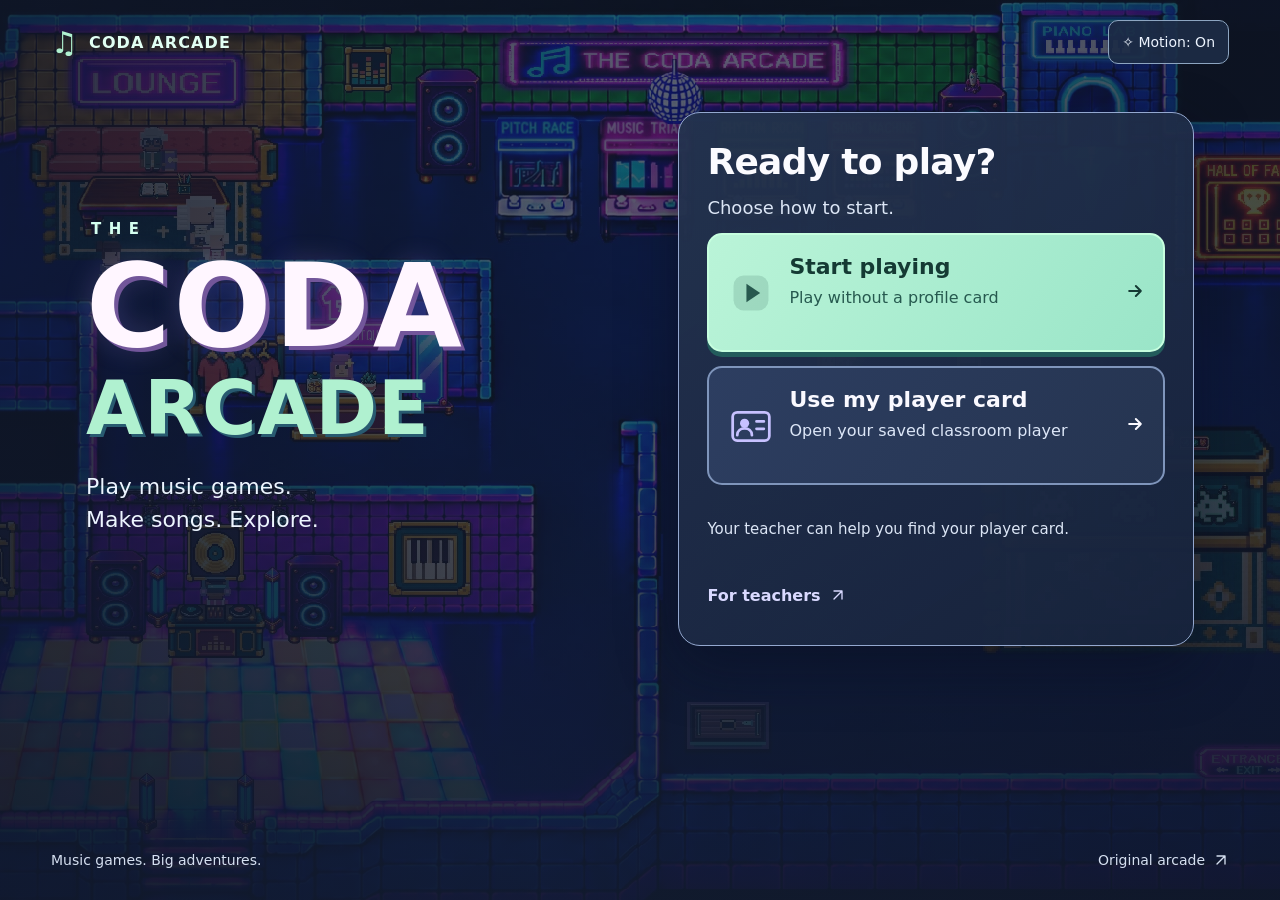
<file: index.html>
<!doctype html>
<html lang="en">
<head>
  <meta charset="utf-8">
  <meta name="viewport" content="width=device-width,initial-scale=1,viewport-fit=cover">
  <meta name="theme-color" content="#111029">
  <meta name="description" content="A world of music is waiting. Play, make music, meet musicians, and go on adventures in the Coda Arcade.">
  <title>The Coda Arcade · Let’s play</title>
  <link rel="stylesheet" href="title-screen.css?v=kids-title-1">
  <script src="account-config.js?v=developer-owner-1"></script>
<script src="arcade-host.js?v=bundled-profile-names-1"></script>
  <script src="classroom-profile-data.js?v=history-1"></script>
  <script src="classroom-storage.js?v=guest-100"></script>
  <script src="classroom-service.js?v=classroom-class-rebuild-1"></script>
  <script src="title-screen.js?v=classroom-class-rebuild-1" defer></script>
</head>
<body>
  <div class="arcade-scene" aria-hidden="true"></div>
  <div class="arcade-grid" aria-hidden="true"></div>
  <header class="title-header">
    <a class="title-brand" href="index.html" aria-label="The Coda Arcade home"><span aria-hidden="true">♫</span> CODA ARCADE</a>
    <button id="titleMotion" type="button" aria-pressed="true" hidden><span aria-hidden="true">✧</span> Motion: On</button>
  </header>
  <main class="title-stage" id="titleStage">
    <section class="title-intro" aria-labelledby="arcadeTitle">
      <h1 id="arcadeTitle"><span class="title-the">THE</span><span class="title-coda">CODA</span><span class="title-arcade">ARCADE</span></h1>
      <p class="title-tagline">Play music games.<br>Make songs. Explore.</p>
    </section>
    <section class="start-panel" aria-labelledby="startTitle">
      <h2 id="startTitle">Ready to play?</h2>
      <p id="titleGreeting" class="start-greeting">Choose how to start.</p>
      <nav class="start-actions" aria-label="Start playing">
        <a id="titleGuest" class="start-button guest-button is-primary" href="world-preview.html?v=classroom-class-rebuild-1&amp;guest=1"><span class="button-icon" aria-hidden="true"><svg viewBox="0 0 48 48" focusable="false"><rect x="5" y="5" width="38" height="38" rx="11" fill="currentColor" opacity=".16"/><path d="m19 14 15 10-15 10Z" fill="currentColor"/></svg></span><span><strong>Start playing</strong><small>Play without a profile card</small></span><b aria-hidden="true"><svg width="20" height="20" viewBox="0 0 24 24" aria-hidden="true" focusable="false"><path d="M5 12h14m-6-6 6 6-6 6" fill="none" stroke="currentColor" stroke-width="2.4" stroke-linecap="round" stroke-linejoin="round"/></svg></b></a>
        <a id="titleProfile" class="start-button profile-button" href="world-preview.html?v=classroom-class-rebuild-1&amp;profile=student"><span class="button-icon" aria-hidden="true"><svg viewBox="0 0 48 48" focusable="false"><rect x="4" y="9" width="40" height="31" rx="5" fill="none" stroke="currentColor" stroke-width="3"/><circle cx="17" cy="21" r="5" fill="currentColor"/><path d="M9 34c0-10 16-10 16 0m5-15h8m-8 8h8" fill="none" stroke="currentColor" stroke-width="3" stroke-linecap="round"/></svg></span><span><strong>Use my player card</strong><small>Open your saved classroom player</small></span><b aria-hidden="true"><svg width="20" height="20" viewBox="0 0 24 24" aria-hidden="true" focusable="false"><path d="M5 12h14m-6-6 6 6-6 6" fill="none" stroke="currentColor" stroke-width="2.4" stroke-linecap="round" stroke-linejoin="round"/></svg></b></a>
      </nav>
      <p id="titleSessionStatus" class="title-session-status" data-session-state="guest" role="status" aria-live="polite" hidden></p>
      <p id="titleProfileHint" class="start-hint" role="status">Your teacher can help you find your player card.</p>
      <a id="titleTeacher" class="teacher-link" href="world-preview.html?v=classroom-class-rebuild-1&amp;profile=admin"><span>For teachers</span><svg width="16" height="16" viewBox="0 0 24 24" aria-hidden="true" focusable="false"><path d="M6 18 18 6M6 6h12v12" fill="none" stroke="currentColor" stroke-width="2" stroke-linecap="round" stroke-linejoin="round"/></svg></a>
    </section>
  </main>
  <footer class="title-footer"><span>Music games. Big adventures.</span><a id="titleClassic" href="classic-arcade.html?v=guest-100">Original arcade <svg width="16" height="16" viewBox="0 0 24 24" aria-hidden="true" focusable="false"><path d="M6 18 18 6M6 6h12v12" fill="none" stroke="currentColor" stroke-width="2" stroke-linecap="round" stroke-linejoin="round"/></svg></a></footer>
  <noscript><p class="script-notice">Turn on JavaScript in your browser to play the arcade.</p></noscript>
</body>
</html>
</file>
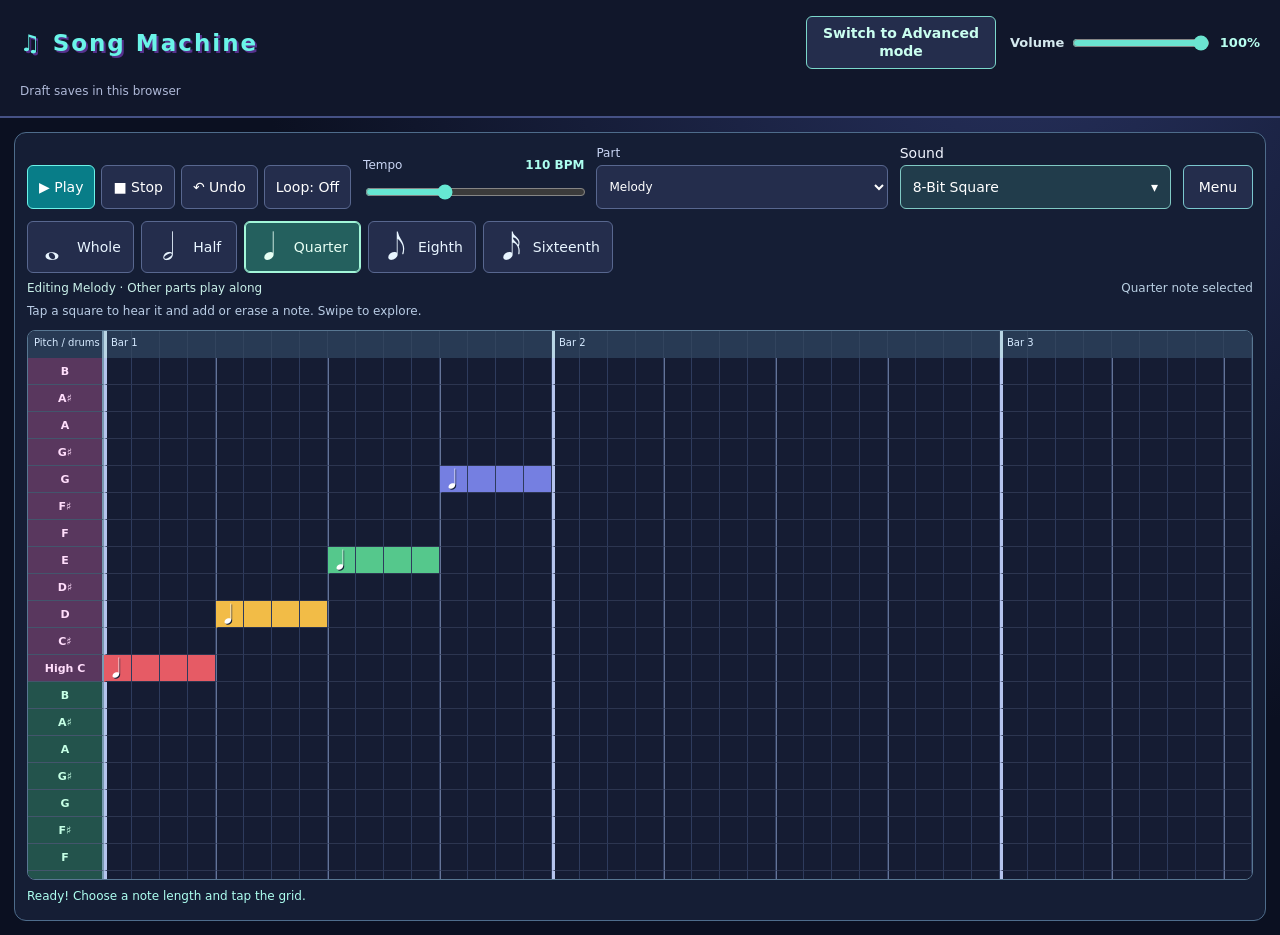
<file: song-machine/index.html>
<!doctype html><html lang="en"><head><script src="../classroom-storage-inherit.js?v=classroom-54"></script><meta charset="utf-8"><meta name="viewport" content="width=device-width,initial-scale=1,viewport-fit=cover"><title>Coda Arcade • Song Machine</title><style>
:root{color-scheme:dark;--bg:#0b1021;--panel:#171d35;--edge:#354063;--txt:#f1f5ff;--muted:#aeb8d7;--cyan:#4de1df}*{box-sizing:border-box}body{margin:0;background:radial-gradient(circle at 80% 0,#26305c,#0b1021 55%);font:14px system-ui,sans-serif;color:var(--txt)}header{padding:16px 20px;border-bottom:2px solid #455185;background:#11172b}h1{margin:0;color:#6af4e8;letter-spacing:2px;font-size:25px;text-shadow:2px 2px #56318d}small{color:var(--muted)}main{padding:14px;max-width:1700px;margin:auto}.toolbar,.track,.panel{background:var(--panel);border:1px solid var(--edge);border-radius:12px;padding:12px;margin-bottom:12px}.toolbar{display:flex;flex-wrap:wrap;align-items:end;gap:12px}label{display:flex;flex-direction:column;gap:5px;color:#c9d5f4;font-size:12px}select,input,button{font:inherit;background:#242d4c;color:white;border:1px solid #58678f;border-radius:6px;padding:8px}input[type=number]{width:76px}button{cursor:pointer}button:hover{border-color:#63ebef}button.active,.primary{background:#087d88;border-color:#6cf3e9}.track-head{display:flex;gap:10px;align-items:center;flex-wrap:wrap;margin-bottom:10px}.track-head strong{min-width:115px}.track-head label{flex-direction:row;align-items:center}.track-head input[type=range]{width:95px}.grid-wrap{overflow-x:auto;overflow-y:hidden;border:1px solid #354263;border-radius:8px}.pitch-grid{display:grid;min-width:max-content;position:relative}.pitch-label{position:sticky;left:0;z-index:3;background:#242c48;border-right:2px solid #647498;width:64px;text-align:center;display:flex;align-items:center;justify-content:center;font-size:12px;height:30px}.cell{width:25px;height:30px;border-right:1px solid #2e3b5d;border-bottom:1px solid #2c3550;background:#151c33;position:relative;cursor:crosshair;user-select:none;touch-action:none}.cell.beat{border-left:1px solid #647498}.cell.bar{border-left:3px solid #b5c4ed}.cell:hover{background:#283e5b}.cell.filled{background:var(--pitch,var(--track))}.cell.start{border-left:2px solid var(--pitch,var(--track))}.cell.filled:hover{filter:brightness(1.16)}.cell .glyph{position:absolute;left:2px;top:1px;font-size:23px;line-height:24px;color:#fff;text-shadow:1px 1px #111;z-index:1;pointer-events:none}.cell .glyph.open{font-size:25px}.cell.perc .glyph{font-size:20px}.bar-label{height:25px;background:#252e4e;text-align:left;padding-left:5px;font-size:11px;color:#b8c8e7;border-left:2px solid #7885b0}.empty-label{position:sticky;left:0;z-index:4;background:#242c48}.track-color{height:14px;width:14px;border-radius:4px}.help{color:#c4cfe9;line-height:1.5}.hidden{display:none!important}#score{background:#fff;color:#111;border-radius:8px;padding:18px;overflow:auto}#score svg{display:block;max-width:none}#score .score-title{font:bold 20px Georgia,serif;margin-bottom:10px}#status{color:#83e9df}#viewtabs{display:flex;gap:8px;margin-bottom:12px}.danger{color:#ffb4b4}footer{padding:20px;text-align:center;color:#8894b6}@media(max-width:600px){.toolbar{gap:8px}.track-head strong{min-width:80px}.cell{width:23px}.pitch-label{width:55px}}

/* Kid-friendly workspace */
.toolbar{align-items:center;gap:10px}.tempo-control{min-width:205px;display:flex;flex-direction:column;gap:5px}.tempo-control input{width:190px;accent-color:#56e4e0;padding:0}.tempo-control output{font-weight:800;color:#79f7e9}.settings-button{font-weight:700}#undo:disabled{opacity:.45;cursor:not-allowed}.track-head .clear-track{background:#553349;border-color:#bb6f8b;color:#ffe1e8;font-weight:700}.track-head .clear-track:hover{background:#79435e}.track-head .clear-track{position:relative;overflow:hidden;touch-action:none;user-select:none;-webkit-user-select:none}.track-head .clear-track::before{content:"";position:absolute;inset:0;background:#e7a3b7;opacity:.38;transform:scaleX(0);transform-origin:left;pointer-events:none}.track-head .clear-track.is-holding::before{animation:clear-fill 3s linear forwards}.track-head .clear-track.is-holding{border-color:#ffe1e8}@keyframes clear-fill{to{transform:scaleX(1)}}.settings-panel{background:#202b49;border:1px solid #6278a5;border-radius:12px;padding:15px;margin-bottom:12px}.settings-panel[hidden]{display:none}.settings-fields{display:flex;flex-wrap:wrap;gap:12px;align-items:end}.settings-fields label{min-width:115px}.settings-fields select,.settings-fields input{min-height:39px}.track{overflow:hidden}.track-head{margin-bottom:0;min-height:42px}.track-head strong{min-width:90px}.track-head .collapse{background:#304568;border-color:#7390b7;font-weight:700;min-width:106px}.track-head .collapse:focus-visible,button:focus-visible{outline:3px solid #fbe46a;outline-offset:2px}.track .grid-wrap{margin-top:10px}.track.is-collapsed .grid-wrap{display:none}.track.is-collapsed{padding-bottom:8px}.pitch-label{gap:4px;font-weight:700}.pitch-label.low{background:#273f69;color:#a8ceff;border-right-color:#70a6ff}.pitch-label.middle{background:#23534c;color:#adffde;border-right-color:#5ee7ad}.pitch-label.high{background:#59375e;color:#ffd1fa;border-right-color:#e48de8}.pitch-legend{display:flex;flex-wrap:wrap;gap:9px;margin:0 0 12px}.pitch-key{border:1px solid #70809c;border-radius:20px;padding:5px 12px;font-weight:700;font-size:12px}.pitch-key.low{background:#273f69;color:#a8ceff}.pitch-key.middle{background:#23534c;color:#adffde}.pitch-key.high{background:#59375e;color:#ffd1fa}.help{font-size:13px}.settings-summary{font-size:12px;color:#c4d5f3;margin-bottom:12px}@media(max-width:600px){.toolbar{gap:7px}.tempo-control{min-width:155px}.tempo-control input{width:155px}.track-head .collapse{min-width:90px}.pitch-label{width:55px}}

.song-save-tools{display:flex;gap:8px;align-items:center;flex-wrap:wrap}.song-save-tools>span{max-width:100%}.song-save-tools button{white-space:normal}#mobileFileTools:empty{display:none}
:root{--step-size:25px;--pitch-size:64px;--row-size:30px}.transport{display:flex;align-items:center;gap:8px;flex-wrap:wrap}.transport #status{font-size:12px;flex-basis:100%;min-height:17px}.track-options{flex:1 1 100%;min-width:0}.track-options>summary{display:none}.track-option-fields{display:flex;gap:10px;align-items:center;flex-wrap:wrap}.track-option-fields label{min-width:0}.track-option-fields select{max-width:260px}.cell{width:var(--step-size);height:var(--row-size);touch-action:auto}.pitch-label{width:var(--pitch-size);height:var(--row-size)}.grid-wrap{max-width:100%;overscroll-behavior-x:contain;scrollbar-width:auto}.track .track-head{gap:8px}.track-head>strong{flex:1}.grid-touch-tools{display:none}.composer-help{margin-bottom:12px;border:1px solid #455576;border-radius:8px;padding:10px 12px}.composer-help>summary{cursor:pointer;color:#b9e7f0;font-weight:700}.composer-help .help{margin-bottom:0}#gridview[data-grid-mode="draw"] .cell{touch-action:pan-y}.track-mute{min-height:36px}.track-mute input{width:18px;height:18px;accent-color:#59e6d4}input[type=range]{touch-action:pan-y}button,select,summary{touch-action:manipulation}#save,#load{min-width:88px}
@media(pointer:coarse),(max-width:700px){header small{display:none}h1{font-size:16px!important}body .song-level-summary small{display:none}.song-level-summary strong{font-size:12px}.song-save-tools{display:flex;border-top:1px solid #526b94;padding-top:12px;gap:9px}.song-save-tools>button{flex:1;min-width:130px}.song-save-tools>span{width:100%}.song-save-tools>span>button{flex:1;min-width:120px}#cloud-status{font-size:12px;line-height:1.5;width:100%}:root{--step-size:36px;--pitch-size:54px;--row-size:40px}html{scroll-padding-bottom:120px}body{overflow-x:hidden}header{padding:12px max(12px,env(safe-area-inset-right)) 10px max(12px,env(safe-area-inset-left))}h1{font-size:18px;letter-spacing:1px;line-height:1.35}main{padding:10px max(10px,env(safe-area-inset-right)) 108px max(10px,env(safe-area-inset-left))}button,select,input[type=number],summary{min-height:44px}button,select{font-size:14px}select,input[type=number]{font-size:16px}summary{display:flex;align-items:center}button:disabled{opacity:.45}.toolbar{gap:8px;padding:10px;align-items:center}.toolbar>.tempo-control{flex:1 1 100%;display:grid;grid-template-columns:auto auto 1fr;align-items:center;gap:8px;min-width:0}.tempo-control input{width:100%;min-width:0;min-height:44px}.toolbar>label:not(.tempo-control){flex:1;min-width:100px}.toolbar>label:not(.tempo-control) select{width:100%}.toolbar>#settings-toggle,.toolbar>#add{flex:1 1 auto}.toolbar>#save,.toolbar>#load{flex:1;min-width:120px}.transport{position:fixed;inset:auto 0 0;z-index:60;display:grid;grid-template-columns:repeat(4,minmax(0,1fr));gap:5px 7px;padding:8px max(10px,env(safe-area-inset-right)) calc(7px + env(safe-area-inset-bottom)) max(10px,env(safe-area-inset-left));background:#101b33f5;border-top:2px solid #6098b6;box-shadow:0 -5px 20px #03081488;backdrop-filter:blur(8px)}.transport>button{padding:8px 4px;min-width:0;font-size:13px;font-weight:700}.transport #status{grid-column:1/-1;margin:0;text-align:center;min-height:17px;font-size:11px;white-space:nowrap;overflow:hidden;text-overflow:ellipsis}.track{padding:10px}.track-head{min-height:44px;gap:7px!important}.track-head .collapse{min-width:82px}.track-head>strong{font-size:15px;min-width:0}.track-color{width:12px;height:18px}.track-options{width:100%;border-top:1px solid #354867}.track-options:not([open]){flex:0 0 auto;width:auto;border:0;margin-left:auto}.track-options:not([open])>summary{border:1px solid #52698a;border-radius:6px;padding:0 9px;white-space:nowrap}.track-options>summary{display:flex;color:#c4dafa;font-size:13px;cursor:pointer;gap:7px}.track-options>summary::before{content:'▸';color:#7ee9de}.track-options[open]>summary::before{content:'▾'}.track-option-fields{display:grid;grid-template-columns:1fr 1fr;gap:10px;padding:2px 0 10px}.track-option-fields label{display:flex;flex-direction:column;align-items:stretch;gap:5px;width:auto}.track-option-fields label:first-child{grid-column:1/-1}.track-option-fields select{width:100%;max-width:100%;min-width:0}.track-option-fields .track-mute{flex-direction:row;align-items:center;justify-content:center;gap:10px;min-height:44px;border:1px solid #58678f;border-radius:6px}.track-head input[type=range]{width:100%;min-height:44px;min-width:0}.track-options .clear-track{width:100%;font-size:12px}.track-options .danger{width:100%}.track .grid-wrap{max-height:55dvh;overflow:auto;scroll-padding-left:54px;scroll-padding-top:25px}.pitch-grid>.bar-label{position:sticky;top:0;z-index:3}.pitch-grid>.empty-label{z-index:5}.pitch-label{font-size:12px;z-index:4}.cell .glyph{top:6px}.bar-label{height:25px}.grid-touch-tools{display:block;margin:0 0 12px;padding:10px;background:#172941;border:1px solid #466e8a;border-radius:9px}.grid-touch-tools>div{display:flex;gap:8px}.grid-touch-tools button{flex:1;padding:8px 6px;min-width:0}.grid-touch-tools button[aria-pressed="true"]{border-color:#72f4de;background:#215c65;color:#eefffa}.grid-touch-tools p{font-size:12px;line-height:1.45;margin:8px 0 0;color:#c7d8ed}.settings-fields{display:grid;grid-template-columns:1fr 1fr;gap:10px}.settings-fields label{min-width:0}.settings-fields label:nth-child(3){grid-column:1/-1}.settings-fields input,.settings-fields select{width:100%;min-width:0}.pitch-legend{gap:5px}.pitch-key{padding:4px 8px;font-size:11px}.settings-summary{line-height:1.5}.song-level-summary{padding:10px!important}.composer-help{padding:0 10px;font-size:13px}.composer-help .help{padding-bottom:10px;font-size:12px}.composer-help>summary{min-height:44px}.help{font-size:12px}footer{padding-bottom:120px;font-size:11px}}
@media(pointer:coarse) and (orientation:landscape) and (max-height:500px){header{padding-top:8px;padding-bottom:7px}header small{display:none}h1{font-size:17px}.toolbar{margin-bottom:8px}.toolbar>.tempo-control{flex:0 1 220px;min-width:180px;grid-template-columns:auto auto;gap:2px 7px}.tempo-control input{grid-column:1/-1;min-height:30px}.toolbar>label:not(.tempo-control){flex:0 1 110px}.toolbar>#save,.toolbar>#load{flex:0 1 auto;min-width:90px}.track .grid-wrap{max-height:56dvh}.grid-touch-tools{display:flex;align-items:center;gap:12px;padding:7px}.grid-touch-tools>div{min-width:300px}.grid-touch-tools p{margin:0}.transport{left:auto;width:390px;border-left:1px solid #6098b6;border-radius:10px 0 0 0}.track-options .clear-track{max-width:200px}.track-option-fields{grid-template-columns:repeat(4,minmax(0,1fr))}.track-option-fields label:first-child{grid-column:span 2}}

</style><link rel="stylesheet" href="../player-progression.css?v=rooms-27"><script src="../dance-campaign.js?v=dance-tour-20261102-1"></script><script src="../player-progression.js?v=dance-tour-20261102-1"></script><script src="sound-library.js?v=rooms-27"></script><link rel="stylesheet" href="../music-notation.css?v=rooms-42"><script src="../music-notation.js?v=dance-tour-20261102-1"></script><link rel="stylesheet" href="simple-mode.css?v=song-89"><script src="composition.js?v=dance-tour-20261102-1"></script><script src="draft-storage.js?v=song-86"></script><script src="simple-mode.js?v=music-89"></script></head><body data-editor-mode="simple"><header><h1>♫ CODA ARCADE / SONG MACHINE</h1><small>Pixel orchestra · colorful grid composer</small><label class="song-master-volume" for="songMasterVolume"><span>Volume</span><input id="songMasterVolume" type="range" min="0" max="100" step="1" value="100" aria-label="Master volume"><output id="songMasterVolumeValue" for="songMasterVolume">100%</output></label><span id="songDraftStatus" class="song-draft-status" role="status" aria-live="polite">Draft saves in this browser</span></header><main><div class="toolbar"><label class="tempo-control">Tempo <span><output id="bpmvalue">110</output> BPM</span><input id="bpm" type="range" min="40" max="240" step="1" value="110" aria-label="Tempo in beats per minute"></label><label>Note length<select id="duration"><option value="1">16th</option><option value="2">8th</option><option value="3">Dotted 8th</option><option value="4" selected>Quarter</option><option value="6">Dotted quarter</option><option value="8">Half</option><option value="12">Dotted half</option><option value="16">Whole</option></select></label><div class="transport" role="group" aria-label="Playback controls"><button id="undo" type="button" disabled title="Undo last edit (Ctrl+Z)">↶ Undo</button><button class="primary" id="play">▶ Play</button><button id="stop">■ Stop</button><button id="loop">Loop: Off</button><div id="status" role="status"></div></div><button id="settings-toggle" class="settings-button" aria-expanded="false" aria-controls="settings-panel">⚙ Settings</button><button id="add">+ Instrument</button><div id="songSaveTools" class="song-save-tools"><button id="save">Save JSON</button><button id="load">Load JSON</button><input type="file" id="file" accept="application/json" hidden></div></div><section id="settings-panel" class="settings-panel" hidden><h2 style="margin:0 0 12px;font-size:18px">Song Settings</h2><div class="settings-fields"><label>Meter<select id="meter" aria-label="Meter"><option>4/4</option><option>2/2</option><option>2/4</option><option>3/4</option><option>5/4</option><option>6/8</option><option>7/8</option><option>9/8</option><option>12/8</option></select></label><label>Root<select id="root"><option>C</option><option>C♯</option><option>D</option><option>D♯</option><option>E</option><option>F</option><option>F♯</option><option>G</option><option>G♯</option><option>A</option><option>A♯</option><option>B</option></select></label><label>Scale<select id="scale"><option value="chromatic">Chromatic (all pitches)</option><option value="major" selected>Major</option><option value="minor">Natural minor</option><option value="majorPent">Major pentatonic</option><option value="minorPent">Minor pentatonic</option></select></label><label>Bars<input id="bars" type="number" min="1" max="16" value="4"></label></div><p class="help">Changing a scale hides other pitch rows without deleting notes. Your song can be up to 16 bars long.</p><div id="mobileFileTools"></div></section><div id="settings-summary" class="settings-summary"></div><div class="pitch-legend" aria-label="Pitch color guide"><span class="pitch-key low">● Low notes</span><span class="pitch-key middle">● Middle notes</span><span class="pitch-key high">● High notes</span></div><section id="song-level-summary" class="song-level-summary" aria-live="polite"></section><section class="grid-touch-tools" aria-label="Touch grid controls"><div role="group" aria-label="Grid gesture mode"><button type="button" data-grid-mode="scroll" aria-pressed="true">☝ Tap &amp; scroll</button><button type="button" data-grid-mode="draw" aria-pressed="false">✎ Draw notes</button></div><p id="gridGestureHelp"></p></section><div id="gridview" data-grid-mode="scroll"><details class="composer-help"><summary>How to compose</summary><p class="help">Hold an instrument’s Clear button for 3 seconds to erase its notes. Undo restores your last edit (Ctrl+Z). Select a note value and click a pitch row to place it. Drag horizontally to set its duration (snaps to 16th notes). Click an existing note to remove it. All notes show notation and highlighted duration. Scroll sideways for all bars. Choose a root and scale to show only its pitch rows. Notes outside the selected scale remain in your composition and sheet music, but are hidden in the grid. Three percussion rows appear below the pitched tracks.</p></details><div id="tracks"></div><div id="percussion"></div></div></main><footer>CODA ARCADE · SONG MACHINE · Kid-Friendly Edition · Hold to Clear · Browser-generated audio</footer><script>
(()=>{'use strict';const sounds=['8-Bit Square','Triangle Wave','Pixel Piano','Chiptune Bell','Retro Organ','Arcade Strings','Digital Flute','Synth Bass','Pixel Pluck','Space Lead',...window.CodaSongSounds.EXTRA.map(item=>item.name)];const songProgress=window.CodaPlayerProgression.create();let compositionEdited=false;const drumSounds=[['Pixel Kick','Deep Kick','Arcade Tom','Electronic Boom','Retro Thump'],['Pixel Snare','Noise Snare','Handclap','Rimshot','Electronic Tom'],['Closed Hi-Hat','Open Hi-Hat','Pixel Cymbal','Digital Shaker','Retro Click']];const drumNames=['Kick','Snare','Hi-hat'];const colors=['#51d9e7','#f3a96a','#ae8afa','#80db88','#f075b5','#f3d96c'];const pitchColors=['#e65b65','#f28a45','#f2bc47','#a8cf50','#55c88c','#46bfc4','#4b9fe2','#757fe1','#a36fd5','#ce72b7','#de7090','#d77d65'];const pitches=Array.from({length:37},(_,i)=>84-i);const scaleSteps={chromatic:[0,1,2,3,4,5,6,7,8,9,10,11],major:[0,2,4,5,7,9,11],minor:[0,2,3,5,7,8,10],majorPent:[0,2,4,7,9],minorPent:[0,3,5,7,10]};const visiblePitches=()=>pitches.filter(p=>scaleSteps[state.scale].includes(((p%12-state.root)%12+12)%12));const noteName=m=>['C','C♯','D','D♯','E','F','F♯','G','G♯','A','A♯','B'][m%12];let nextId=3;let state={bpm:110,meter:'4/4',bars:4,root:0,scale:'major',tracks:[{id:1,name:'Melody',sound:0,clef:'treble',volume:.75,mute:false,notes:[{p:72,t:0,d:4},{p:74,t:4,d:4},{p:76,t:8,d:4},{p:79,t:12,d:4}]},{id:2,name:'Bass',sound:7,clef:'bass',volume:.7,mute:false,notes:[{p:48,t:0,d:8},{p:55,t:8,d:8}]}],drums:[{sound:0,volume:.75,mute:false,notes:[{t:0,d:4},{t:8,d:4}]},{sound:0,volume:.7,mute:false,notes:[{t:4,d:4},{t:12,d:4}]},{sound:0,volume:.55,mute:false,notes:Array.from({length:8},(_,i)=>({t:i*2,d:2}))}]};let ctx=null,masterGain=null,playing=false,loop=false,timer=null,scheduled=[],startTime=0,playStep=0,view='grid';const $=id=>document.getElementById(id);const undoStack=[];let draft=null;function persistDraft(){draft?.save(state);}function snapshot(){undoStack.push(JSON.stringify(state));if(undoStack.length>60)undoStack.shift();$('undo').disabled=false;}function undo(){if(!undoStack.length)return;stop();state=JSON.parse(undoStack.pop());nextId=Math.max(0,...state.tracks.map(t=>t.id))+1;syncControls();render();$('undo').disabled=!undoStack.length;status('Undid last change.');}function syncControls(){$('bpm').value=state.bpm;$('bpmvalue').textContent=state.bpm;$('meter').value=state.meter;$('root').selectedIndex=state.root;$('scale').value=state.scale;$('bars').value=state.bars;}const measure=()=>{const [n,d]=state.meter.split('/').map(Number);return n*16/d};const total=()=>measure()*state.bars;const status=s=>$('status').textContent=s;const clamp=(v,a,b)=>Math.min(b,Math.max(a,v));let simpleEditor=null;function options(items,current,gated=false){const level=songProgress.refresh().level;return items.map((s,i)=>{const required=gated?window.CodaPlayerProgression.soundRequiredLevel(i):1,locked=required>level&&i!==current;return `<option value="${i}" ${i===current?'selected':''} ${locked?'disabled':''}>${locked?'🔒 Level '+required+' · ':''}${s}</option>`;}).join('')};function escapeText(value){return String(value).replace(/[&<>"']/g,char=>({'&':'&amp;','<':'&lt;','>':'&gt;','"':'&quot;',"'":'&#39;'}[char]));}function trackHead(t,drum=false,i=0){const id=drum?'d'+i:String(t.id),name=escapeText(drum?drumNames[i]:t.name);return `<div class="track-head"><button type="button" class="collapse" data-collapse="${id}" aria-expanded="${!collapsed.has(id)}" aria-label="${collapsed.has(id)?'Expand':'Collapse'} ${name}">${collapsed.has(id)?'▸ Show':'▾ Hide'}</button><span class="track-color" style="background:${drum?'#e7a3db':colors[i%colors.length]}"></span><strong>${name}</strong><details class="track-options" data-track-options="${id}" ${!mobileLayout.matches||expandedOptions.has(id)?'open':''}><summary aria-label="${name} options">Options</summary><div class="track-option-fields"><label>Sound <select aria-label="${name} sound" data-action="sound" data-id="${id}">${options(drum?drumSounds[i]:sounds,t.sound,!drum)}</select></label>${drum?'':`<label>Clef <select aria-label="${name} clef" data-action="clef" data-id="${id}"><option value="treble" ${t.clef==='treble'?'selected':''}>Treble</option><option value="bass" ${t.clef==='bass'?'selected':''}>Bass</option></select></label>`}<label>Volume <input aria-label="${name} volume" type="range" min="0" max="100" value="${Math.round(t.volume*100)}" data-action="volume" data-id="${id}"></label><label class="track-mute"><input type="checkbox" data-action="mute" data-id="${id}" ${t.mute?'checked':''}> Mute</label><button type="button" class="clear-track" data-clear="${id}" aria-label="Hold for 3 seconds to clear notes for ${name}" title="Hold for 3 seconds to clear">✕ Hold to Clear</button>${drum?'':`<button data-action="remove" data-id="${id}" class="danger">Remove</button>`}</div></details></div>`};function rowHtml(t,p,drum,idx){const count=total(),m=measure(),arr=t.notes;let html=`<div class="pitch-label ${drum?'':octaveBand(p)}" title="${drum?drumNames[idx]:noteName(p)+', '+(p>=84?'highest note':octaveBand(p)+' notes')}">${drum?drumNames[idx]:noteName(p)}</div>`;for(let x=0;x<count;x++){const note=arr.find(n=>(drum||n.p===p)&&x>=n.t&&x<n.t+n.d);const start=note&&note.t===x;const sym=note?glyph(note.d,drum,idx):'';html+=`<div class="cell ${drum?'perc ':''}${x%m===0?'bar ':x%4===0?'beat ':''}${note?'filled ':''}${start?'start':''}" style="--track:${drum?'#d18bdf':colors[idx%colors.length]};--pitch:${drum?'#d18bdf':pitchColors[p%12]}" data-track="${drum?'d'+idx:t.id}" data-pitch="${p}" data-step="${x}">${start?`<span class="glyph ${[8,12,16].includes(note.d)?'open':''}">${sym}</span>`:''}</div>`}return html};function glyph(d,drum,i){if(d>=16)return drum&&i===2?'𝅝':'𝅝';if(d>=8)return '𝅗𝅥';if(d>=4)return drum&&i===2?'×':'♩';if(d>=2)return drum&&i===2?'×':'♪';return drum&&i===2?'×':'♬'}const mobileLayout=window.matchMedia('(pointer: coarse), (max-width: 700px)'),collapsed=new Set(mobileLayout.matches?['2','d0','d1','d2']:[]),expandedOptions=new Set();let gridMode='scroll';function syncMobileFileTools(){const target=mobileLayout.matches||simpleEditor?.getMode()==='simple'?$('mobileFileTools'):document.querySelector('.toolbar');if(target&&$('songSaveTools'))target.append($('songSaveTools'));}syncMobileFileTools();const octaveBand=p=>p<60?'low':p<72?'middle':'high';function updateSettingsSummary(){$('settings-summary').textContent=`${state.meter} time · ${$('root').options[state.root]?.text||'C'} ${$('scale').selectedOptions[0]?.text||'Chromatic'} · ${state.bars} bars`;}function gridHtml(t,drum,i){const count=total(),m=measure();let h=`<div class="track ${collapsed.has(String(drum?'d'+i:t.id))?'is-collapsed':''}">${trackHead(t,drum,i)}<div class="grid-wrap"><div class="pitch-grid" style="grid-template-columns:var(--pitch-size) repeat(${count},var(--step-size))"><div class="bar-label empty-label"></div>`;for(let x=0;x<count;x++)h+=`<div class="bar-label" style="grid-column:span 1">${x%m===0?'Bar '+(x/m+1):''}</div>`;const ps=drum?[0]:visiblePitches();for(const p of ps)h+=rowHtml(t,p,drum,i);return h+'</div></div></div>'};function updateSoundProgress(){const progress=songProgress.refresh(),unlocked=window.CodaSongSounds.EXTRA.filter(item=>item.level<=progress.level).length,heading=document.createElement('strong'),help=document.createElement('small');heading.textContent='Musician level '+progress.level+' · '+progress.xp+' XP · '+unlocked+' / '+window.CodaSongSounds.EXTRA.length+' bonus sounds unlocked';help.textContent='Original instruments stay available. Earn XP in arcade games, achievements, and quests to unlock new sounds. Imported compositions keep their instrument voices.';$('song-level-summary').replaceChildren(heading,help);}function render(){const scrolls=Array.from(document.querySelectorAll('.grid-wrap')).map(w=>({id:w.closest('.track').querySelector('[data-collapse]').dataset.collapse,left:w.scrollLeft,top:w.scrollTop}));updateSoundProgress();state.bars=clamp(state.bars,1,16);$('tracks').innerHTML=state.tracks.map((t,i)=>gridHtml(t,false,i)).join('');$('percussion').innerHTML=state.drums.map((t,i)=>gridHtml(t,true,i)).join('');updateSettingsSummary();for(const saved of scrolls){const wrap=document.querySelector('[data-collapse="'+saved.id+'"]')?.closest('.track')?.querySelector('.grid-wrap');if(wrap){wrap.scrollLeft=saved.left;wrap.scrollTop=saved.top;}}if(mobileLayout.matches)for(const wrap of document.querySelectorAll('.grid-wrap')){const id=wrap.closest('.track').querySelector('[data-collapse]').dataset.collapse;if(!scrolls.some(saved=>saved.id===id)&&!id.startsWith('d')){const track=findTrack(id),pitch=track?.notes[0]?.p??60,row=visiblePitches().indexOf(pitch);if(row>=0)wrap.scrollTop=Math.max(0,25+row*40-wrap.clientHeight*.45);}}simpleEditor?.render();persistDraft();};function findTrack(id){return String(id).startsWith('d')?state.drums[+id.slice(1)]:state.tracks.find(t=>t.id===+id)}function auditionCell(id,pitch,duration=4){const track=findTrack(id),drum=String(id).startsWith('d');if(!track||!drum&&(!Number.isInteger(pitch)||pitch<0||pitch>127))return false;try{ensureAudio();const when=ctx.currentTime+.01,volume=Number.isFinite(track.volume)?track.volume:.7;if(drum)drumSound(+String(id).slice(1),track.sound,when,volume);else tone(pitch,when,Math.max(.12,Math.min(.75,duration*60/state.bpm/4)),track.sound,volume);return true;}catch{status('Sound preview is unavailable. Your notes are still editable.');return false;}}function putNote(id,p,t,d,erase=false){compositionEdited=true;let track=findTrack(id);if(!track)return;const drum=String(id).startsWith('d');d=clamp(d,1,total()-t);const overlap=n=>(drum||n.p===p)&&n.t<t+d&&t<n.t+n.d;const at=track.notes.find(n=>(drum||n.p===p)&&t>=n.t&&t<n.t+n.d);snapshot();if(at&&erase){track.notes=track.notes.filter(n=>n!==at)}else{track.notes=track.notes.filter(n=>!overlap(n));track.notes.push(drum?{t,d}:{p,t,d})}render()};let drag=null;function cancelGridGesture(){drag=null;}function onDown(e){const cell=e.target.closest('.cell');if(!cell||e.button!==0||!e.isPrimary)return;const id=cell.dataset.track,p=+cell.dataset.pitch,t=+cell.dataset.step,track=findTrack(id),drum=id.startsWith('d');if(!track)return;const touch=e.pointerType==='touch',drawing=!touch||gridMode==='draw';if(drawing)e.preventDefault();const exists=track.notes.some(n=>(drum||n.p===p)&&t>=n.t&&t<n.t+n.d);drag={pointerId:e.pointerId,id,p,t,last:t,exists,moved:false,touch,drawing,startX:e.clientX,startY:e.clientY,canceled:false};if(drawing)try{cell.setPointerCapture(e.pointerId);}catch{}}function onMove(e){if(!drag||e.pointerId!==drag.pointerId)return;const dx=e.clientX-drag.startX,dy=e.clientY-drag.startY;if(drag.touch&&!drag.drawing){if(Math.hypot(dx,dy)>9)drag.canceled=true;return;}if(drag.touch&&Math.abs(dy)>14&&Math.abs(dy)>Math.abs(dx)){drag.canceled=true;return;}const cell=document.elementFromPoint(e.clientX,e.clientY)?.closest('.cell');if(cell&&cell.dataset.track===drag.id&&+cell.dataset.pitch===drag.p){drag.last=+cell.dataset.step;if(drag.last!==drag.t)drag.moved=true;}}function trackNoteDuration(id,p,t){const drum=String(id).startsWith('d');return findTrack(id)?.notes.find(note=>(drum||note.p===p)&&t>=note.t&&t<note.t+note.d)?.d||0;}function onUp(e){if(!drag||e.pointerId!==drag.pointerId)return;const d=drag;drag=null;if(d.canceled)return;if(d.touch&&!d.drawing){const cell=document.elementFromPoint(e.clientX,e.clientY)?.closest('.cell');if(!cell||cell.dataset.track!==d.id||+cell.dataset.pitch!==d.p||Math.hypot(e.clientX-d.startX,e.clientY-d.startY)>9)return;}const written=trackNoteDuration(d.id,d.p,d.t),duration=d.moved?Math.max(1,d.last-d.t+1):written||+$('duration').value;auditionCell(d.id,d.p,duration);if(d.exists&&!d.moved)putNote(d.id,d.p,d.t,1,true);else putNote(d.id,d.p,d.t,d.moved?Math.max(1,d.last-d.t+1):+$('duration').value);}function setGridMode(mode){gridMode=mode==='draw'?'draw':'scroll';$('gridview').dataset.gridMode=gridMode;for(const button of document.querySelectorAll('button[data-grid-mode]'))button.setAttribute('aria-pressed',String(button.dataset.gridMode===gridMode));$('gridGestureHelp').textContent=gridMode==='draw'?'Draw: drag sideways across a pitch row to set note length. Swipe vertically to move through notes.':'Tap a cell to add or remove a note. Swipe sideways for later bars, or vertically for other pitches.';cancelGridGesture();simpleEditor?.syncGridMode(gridMode);}document.querySelectorAll('button[data-grid-mode]').forEach(button=>button.onclick=()=>setGridMode(button.dataset.gridMode));setGridMode('scroll');$('gridview').addEventListener('pointerdown',onDown);$('gridview').addEventListener('pointermove',onMove);window.addEventListener('pointerup',onUp);window.addEventListener('pointercancel',cancelGridGesture);window.addEventListener('blur',cancelGridGesture);window.addEventListener('resize',()=>{cancelGridGesture();cancelClearHold();});$('gridview').addEventListener('toggle',e=>{const id=e.target.dataset?.trackOptions;if(id) e.target.open?expandedOptions.add(id):expandedOptions.delete(id);},true);mobileLayout.addEventListener?.('change',()=>{cancelGridGesture();syncMobileFileTools();render();});$('gridview').addEventListener('change',e=>{let el=e.target,id=el.dataset.id,action=el.dataset.action;if(!action)return;const t=findTrack(id);if(!t)return;if(!['sound','clef','volume','mute'].includes(action))return;let value=action==='sound'?+el.value:action==='volume'?+el.value/100:action==='mute'?el.checked:el.value;if(action==='sound'){const required=id.startsWith('d')?1:window.CodaPlayerProgression.soundRequiredLevel(value);if(required>songProgress.refresh().level&&value!==t.sound){el.value=t.sound;status('Reach musician level '+required+' to choose this sound.');return;}}if(t[action]===value)return;snapshot();t[action]=value;compositionEdited=true;persistDraft();});let clearHold=null;function cancelClearHold(){if(!clearHold)return;clearTimeout(clearHold.timer);clearHold.button.classList.remove('is-holding');clearHold=null;}function beginClearHold(e){const button=e.target.closest('button[data-clear]');if(!button)return;if(e.type==='pointerdown'&&e.button!==0)return;e.preventDefault();if(e.pointerId!==undefined)try{button.setPointerCapture(e.pointerId);}catch{}cancelClearHold();const id=button.dataset.clear,track=findTrack(id);if(!track||!track.notes.length){status('This instrument is already empty.');return;}button.classList.add('is-holding');const hold={button,id,timer:null};clearHold=hold;hold.timer=setTimeout(()=>{if(clearHold!==hold)return;clearHold=null;const current=findTrack(id);if(!current||!current.notes.length)return;const name=id.startsWith('d')?drumNames[+id.slice(1)]:current.name;snapshot();current.notes=[];render();status('Cleared '+name+'. Use Undo to restore the notes.');},3000);}$('gridview').addEventListener('pointerdown',beginClearHold);document.addEventListener('pointerup',cancelClearHold);document.addEventListener('pointercancel',cancelClearHold);window.addEventListener('blur',cancelClearHold);document.addEventListener('visibilitychange',()=>{if(document.hidden){cancelGridGesture();cancelClearHold();}});window.addEventListener('pagehide',()=>{cancelGridGesture();cancelClearHold();stop();});$('gridview').addEventListener('pointermove',e=>{if(clearHold&&!clearHold.button.contains(document.elementFromPoint(e.clientX,e.clientY)))cancelClearHold();});$('gridview').addEventListener('contextmenu',e=>{if(e.target.closest('button[data-clear]'))e.preventDefault();});$('gridview').addEventListener('keydown',e=>{if((e.key===' '||e.key==='Enter')&&e.target.matches('button[data-clear]')&&!e.repeat){if(!clearHold)beginClearHold(e);}});$('gridview').addEventListener('keyup',e=>{if((e.key===' '||e.key==='Enter')&&e.target.matches('button[data-clear]'))cancelClearHold();});$('gridview').addEventListener('click',e=>{if(e.target.closest('button[data-clear]'))return;const toggle=e.target.closest('button[data-collapse]');if(toggle){const id=toggle.dataset.collapse;collapsed.has(id)?collapsed.delete(id):collapsed.add(id);render();return;}const b=e.target.closest('button[data-action=remove]');if(b){snapshot();state.tracks=state.tracks.filter(t=>t.id!==+b.dataset.id);render()}});
const MASTER_VOLUME_KEY='codaSongMasterVolumeV1';let masterVolume=100;
try{const saved=JSON.parse(localStorage.getItem(MASTER_VOLUME_KEY)||'null');if(saved?.version===1&&Number.isFinite(saved.value)&&saved.value>=0&&saved.value<=100)masterVolume=Math.round(saved.value);}catch{}
function syncMasterVolume(){$('songMasterVolume').value=String(masterVolume);$('songMasterVolumeValue').textContent=masterVolume+'%';$('songMasterVolume').setAttribute('aria-valuetext',masterVolume===0?'Muted':masterVolume+' percent');}
function setMasterVolume(value,persist=true){const number=Number(value);if(!Number.isFinite(number))return false;masterVolume=Math.max(0,Math.min(100,Math.round(number)));syncMasterVolume();if(masterGain&&ctx){const now=ctx.currentTime,param=masterGain.gain;if(typeof param.cancelAndHoldAtTime==='function')param.cancelAndHoldAtTime(now);else{param.cancelScheduledValues(now);param.setValueAtTime(param.value,now);}param.linearRampToValueAtTime(masterVolume/100,now+.025);}if(persist)try{localStorage.setItem(MASTER_VOLUME_KEY,JSON.stringify({version:1,value:masterVolume}));}catch{}return true;}
$('songMasterVolume').addEventListener('input',event=>setMasterVolume(event.target.value));syncMasterVolume();
window.addEventListener('storage',event=>{if(event.key!==MASTER_VOLUME_KEY)return;try{const value=JSON.parse(event.newValue||'null');setMasterVolume(value?.version===1?value.value:100,false);}catch{}});
function ensureAudio(){if(!ctx){ctx=new (window.AudioContext||window.webkitAudioContext)();masterGain=ctx.createGain();masterGain.gain.setValueAtTime(masterVolume/100,ctx.currentTime);masterGain.connect(ctx.destination);}if(ctx.state==='suspended')ctx.resume()};function rememberSource(source){scheduled.push(source);source.addEventListener('ended',()=>{const index=scheduled.indexOf(source);if(index>=0)scheduled.splice(index,1);});}function tone(p,when,len,sound,volume){if(!(volume>0))return;const bonus=[];if(window.CodaSongSounds.scheduleTone(ctx,p,when,len,sound,volume,masterGain,bonus)){bonus.forEach(rememberSource);return;}const freq=440*Math.pow(2,(p-69)/12),osc=ctx.createOscillator(),gain=ctx.createGain(),end=when+Math.max(.045,len);osc.type=['square','triangle','triangle','sine','sawtooth','sawtooth','sine','triangle','square','sawtooth'][sound];osc.frequency.setValueAtTime(freq,when);if(sound===3){osc.frequency.setValueAtTime(freq*2,when)}if(sound===9){osc.frequency.setValueAtTime(freq*.995,when);osc.frequency.linearRampToValueAtTime(freq*1.01,end)}gain.gain.setValueAtTime(.0001,when);gain.gain.exponentialRampToValueAtTime(Math.max(.0002,volume*.14),when+.008);if([2,3,8].includes(sound))gain.gain.exponentialRampToValueAtTime(.0001,end);else{gain.gain.setValueAtTime(Math.max(.0002,volume*.12),Math.max(when+.01,end-.04));gain.gain.exponentialRampToValueAtTime(.0001,end)}osc.connect(gain).connect(masterGain);osc.start(when);osc.stop(end+.01);rememberSource(osc)}function noiseBuffer(){const b=ctx.createBuffer(1,Math.round(ctx.sampleRate*.35),ctx.sampleRate),a=b.getChannelData(0);for(let i=0;i<a.length;i++)a[i]=Math.random()*2-1;return b}function drumSound(row,kind,when,volume){if(!(volume>0))return;let dur=.12;if(row===0){const pitches=[120,90,170,75,105];const o=ctx.createOscillator(),g=ctx.createGain();o.type=kind===2?'triangle':'sine';o.frequency.setValueAtTime(pitches[kind],when);o.frequency.exponentialRampToValueAtTime(kind===2?65:40,when+.17);g.gain.setValueAtTime(Math.max(.001,volume*.35),when);g.gain.exponentialRampToValueAtTime(.001,when+.2);o.connect(g).connect(masterGain);o.start(when);o.stop(when+.21);rememberSource(o);return}dur=row===1?.15:(kind===1||kind===2?.27:.08);const src=ctx.createBufferSource(),filter=ctx.createBiquadFilter(),g=ctx.createGain();src.buffer=noiseBuffer();filter.type=row===1?'bandpass':'highpass';filter.frequency.value=row===1?[1400,2300,1100,3300,900][kind]:[7000,5000,4000,6500,8500][kind];g.gain.setValueAtTime(Math.max(.001,volume*.26),when);g.gain.exponentialRampToValueAtTime(.001,when+dur);src.connect(filter).connect(g).connect(masterGain);src.start(when);src.stop(when+dur);rememberSource(src)}function stop(){playing=false;clearInterval(timer);timer=null;const sources=scheduled;scheduled=[];for(const source of sources)try{source.stop()}catch{}status('Stopped.')}function play(){ensureAudio();if(compositionEdited){const notes=state.tracks.flatMap(track=>track.notes);if(notes.length>=8&&notes.some(note=>note.t>=measure())){const text=JSON.stringify(state);let hash=2166136261;for(let at=0;at<text.length;at++)hash=Math.imul(hash^text.charCodeAt(at),16777619);songProgress.awardXP('song-machine:composition:'+(hash>>>0),35,'Played an original two-bar composition');compositionEdited=false;updateSoundProgress();}}stop();playing=true;playStep=0;startTime=ctx.currentTime+.06;const sec=60/state.bpm/4;function tick(){if(!playing)return;const ahead=ctx.currentTime+.15;while(startTime+playStep*sec<ahead){if(playStep>=total()){if(loop){startTime+=total()*sec;playStep=0}else{if(ctx.currentTime>=startTime+total()*sec){stop();return;}break}}const step=playStep,when=startTime+step*sec;for(const t of state.tracks)if(!t.mute)for(const n of t.notes)if(n.t===step)tone(n.p,when,n.d*sec*.94,t.sound,t.volume);state.drums.forEach((t,i)=>{if(!t.mute)for(const n of t.notes)if(n.t===step)drumSound(i,t.sound,when,t.volume)});playStep++}status('Playing · Bar '+Math.min(state.bars,Math.floor(playStep/measure())+1)+' / '+state.bars)}tick();timer=setInterval(tick,35)}$('undo').onclick=undo;document.addEventListener('keydown',e=>{if((e.ctrlKey||e.metaKey)&&!e.shiftKey&&e.key.toLowerCase()==='z'&&!['INPUT','TEXTAREA','SELECT'].includes(document.activeElement?.tagName)){e.preventDefault();undo();}});$('play').onclick=play;$('stop').onclick=stop;$('loop').onclick=()=>{loop=!loop;$('loop').textContent='Loop: '+(loop?'On':'Off');$('loop').classList.toggle('active',loop)};function addInstrument(sound){if(state.tracks.length>=12){status('Maximum 12 melodic tracks in this prototype.');return null;}snapshot();const id=nextId++;state.tracks.push({id,name:'Instrument '+id,sound:Number.isInteger(sound)?sound:(id-1)%10,clef:'treble',volume:.7,mute:false,notes:[]});render();return id;}$('add').onclick=()=>addInstrument();$('bpm').oninput=e=>{state.bpm=clamp(+e.target.value||110,40,240);$('bpmvalue').textContent=state.bpm;persistDraft();};$('settings-toggle').onclick=()=>{const panel=$('settings-panel');panel.hidden=!panel.hidden;$('settings-toggle').setAttribute('aria-expanded',String(!panel.hidden));};$('meter').onchange=e=>{snapshot();stop();state.meter=e.target.value;render()};$('root').onchange=e=>{snapshot();state.root=Array.from(e.target.options).findIndex(o=>o.value===e.target.value);render();status('Scale changed. Existing notes outside the scale are preserved but hidden in the grid.');};$('scale').onchange=e=>{snapshot();state.scale=e.target.value;render();status('Scale changed. Existing notes outside the scale are preserved but hidden in the grid.');};$('bars').onchange=e=>{snapshot();stop();state.bars=Math.round(clamp(+e.target.value||4,1,16));e.target.value=state.bars;render()};$('save').onclick=()=>{const blob=new Blob([JSON.stringify(state,null,2)],{type:'application/json'}),url=URL.createObjectURL(blob),a=document.createElement('a');a.href=url;a.download='song-machine-composition.json';a.click();setTimeout(()=>URL.revokeObjectURL(url),1000)};$('load').onclick=()=>$('file').click();function loadComposition(value,message){const next=window.CodaSongComposition.normalize(value);cancelGridGesture();cancelClearHold();stop();snapshot();state=next;compositionEdited=false;nextId=Math.max(0,...state.tracks.map(track=>track.id))+1;syncControls();render();status(message);} $('file').onchange=async e=>{const file=e.target.files?.[0];if(!file)return;try{if(file.size>window.CodaSongComposition.MAX_FILE_BYTES)throw Error('Song files must be 2 MB or smaller.');loadComposition(JSON.parse(await file.text()),'Composition loaded.');}catch(error){status('Could not load composition: '+error.message);}finally{e.target.value=''}};
 // Smart score conversion: normalize timed events, fill gaps with rests, group chords and beam by beat.
 window.addEventListener('storage',event=>{if(event.key===window.CodaPlayerProgression.KEY)render();});window.addEventListener('coda-progression-change',render);window.songMachineBridge={getMasterVolume:()=>masterVolume,setMasterVolume,audioState:()=>({state:ctx?.state||'uninitialized',masterVolume,masterGain:masterGain?.gain.value??masterVolume/100,voices:scheduled.length}),draftState:()=>draft?.getStatus(),progression:()=>songProgress.refresh(),get:()=>JSON.parse(JSON.stringify(state)),load:value=>loadComposition(value,'Song loaded from your jukebox.')};simpleEditor=window.CodaSongSimpleMode.create({getState:()=>state,noteName,pitchColors,total,measure,findTrack,putNote,onDown,onMove,auditionCell,addInstrument,getProgress:()=>songProgress.refresh(),levelThresholds:window.CodaPlayerProgression.THRESHOLDS,getSoundCatalog:()=>sounds.map((name,id)=>({id,name,level:window.CodaPlayerProgression.soundRequiredLevel(id)})),cancelGesture:cancelGridGesture,cancelClear:cancelClearHold,setGridMode,syncSharedPanels:syncMobileFileTools,getDuration:()=>+$('duration').value,setDuration:value=>{$('duration').value=String(value);$('duration').dispatchEvent(new Event('change',{bubbles:true}));},soundName:index=>sounds[index]||'Imported sound',soundOptions:current=>options(sounds,current,true),setSound:(id,value)=>{const track=findTrack(id);if(!track||!Number.isInteger(value)||value<0||value>=sounds.length)return false;const required=window.CodaPlayerProgression.soundRequiredLevel(value);if(value!==track.sound&&required>songProgress.refresh().level){status('Reach musician level '+required+' to choose this sound.');simpleEditor.render();return false;}if(track.sound===value)return true;snapshot();track.sound=value;compositionEdited=true;render();return true;}});Object.assign(window.songMachineBridge,{getEditorMode:()=>simpleEditor.getMode(),setEditorMode:mode=>simpleEditor.setMode(mode),getSimpleState:()=>simpleEditor.getState()});let draftStorage;try{draftStorage=window.localStorage;}catch{}draft=window.CodaSongDraft.create({storage:draftStorage,initialComposition:state,onStatus:result=>{const label=$('songDraftStatus');label.textContent=result.error||(result.saved?'Saved in this browser':'Draft saves in this browser');label.dataset.error=String(!!result.error);}});state=draft.get();nextId=Math.max(0,...state.tracks.map(track=>track.id))+1;syncControls();draft.report();syncMobileFileTools();render();status(draft.getStatus().restored?'Your saved song is ready. Keep creating!':'Ready! Choose a note length and tap the grid.');})();
</script><script src="../account-config.js?v=profiles-57"></script>
<script src="../arcade-host.js?v=endless-flow-20261101-1"></script><script type="module" src="../song-cloud.js?v=song-89"></script></body></html>
</file>
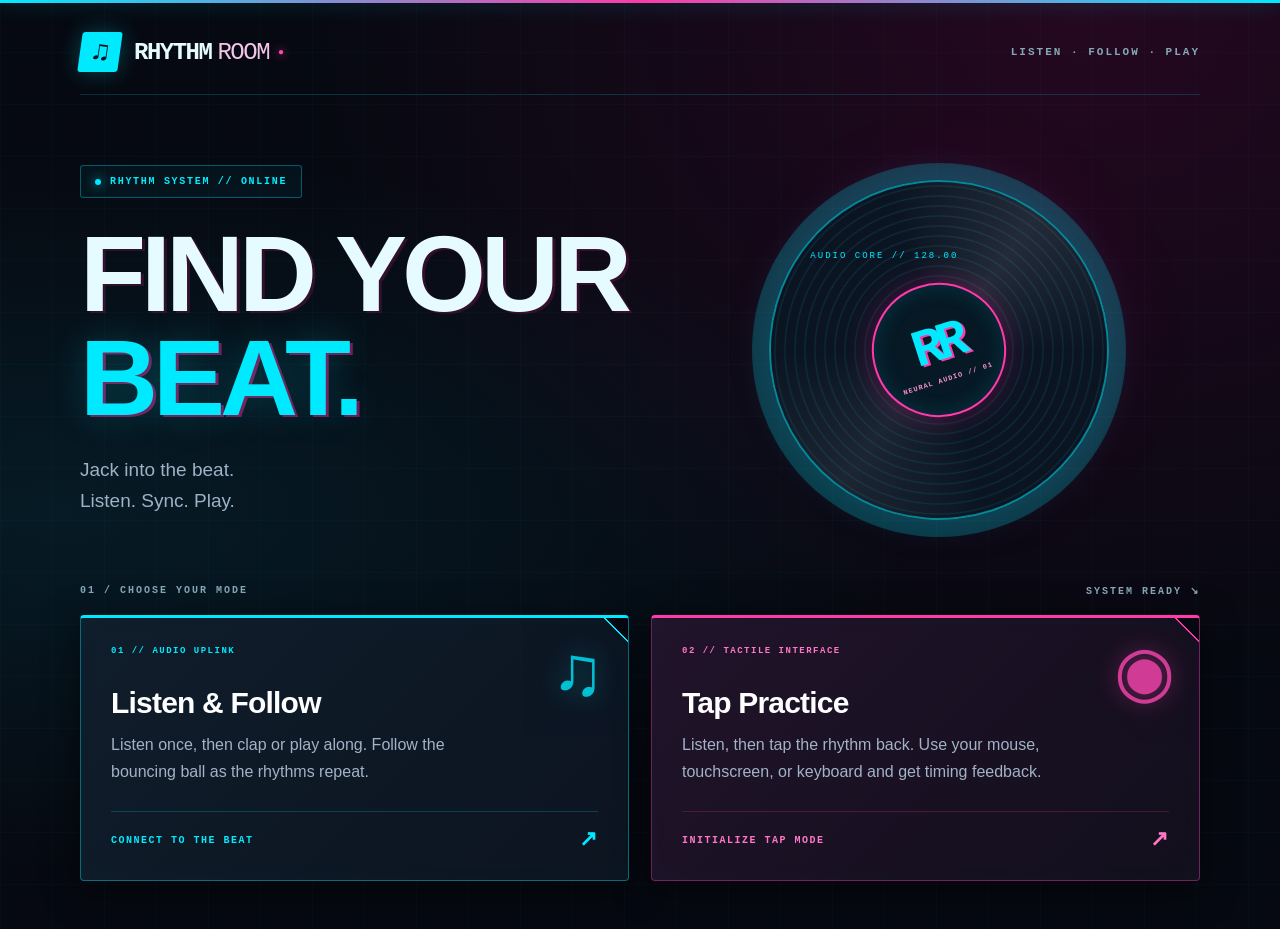
<file: games/rhythm-room/index.html>
<!doctype html><html data-coda-game="rhythm" lang="en"><head><script src="classroom-privacy.js?v=test-82"></script><script>// Coda Arcade bridge v1: sends cosmetic progress only; never receives login tokens.
window.CodaBridge=(()=>{
 const allowed=new Set(['https://cwoodmusic.github.io','https://music-arcade.aquajelly16.chatgpt.site','https://www.coda-arcade.com','https://coda-arcade.com','https://www.coda-aracde.com','https://coda-aracde.com']);
 let origin='',token='',game='',pending=[];
 const seen=new Set();
 function id(){return globalThis.crypto?.randomUUID?.()||Date.now().toString(36)+'-'+Math.random().toString(36).slice(2)}
 function send(payload){if(window.parent===window)return;if(token)window.parent.postMessage({...payload,coda:1,token,game},origin);else if(pending.length<32)pending.push(payload)}
 window.addEventListener('message',e=>{const m=e.data;if(e.source!==window.parent||!allowed.has(e.origin)||!m||m.coda!==1||m.type!=='init'||typeof m.token!=='string'||m.token.length>100||m.game!==document.documentElement.dataset.codaGame)return;origin=e.origin;token=m.token;game=m.game;const q=pending;pending=[];q.forEach(send)});
 if(window.parent!==window)for(const target of allowed)window.parent.postMessage({coda:1,type:'ready',game:document.documentElement.dataset.codaGame},target);
 return{id,report(runId,result){if(seen.has(runId))return;seen.add(runId);send({type:'result',runId,result})}};
})();
</script><script src="rhythm-meter.js?v=counts-92"></script><script src="rhythm-volume.js?v=controls-92"></script><script src="rhythm-timing.js?v=meters-90"></script><link rel="stylesheet" href="rhythm-counting.css?v=counts-92"><script src="rhythm-streak.js?v=feedback-56"></script><link rel="stylesheet" href="rhythm-feedback.css?v=countdown-60"><script src="rhythm-feedback.js?v=countdown-60"></script><meta charset="utf-8"><meta name="viewport" content="width=device-width,initial-scale=1"><title>Rhythm Room</title><style>@font-face{font-family:Bravura;src:url("Bravura.woff") format("woff");font-weight:normal;font-style:normal;font-display:block}.music-glyph{font-family:Bravura;font-size:64px;font-weight:normal;stroke:none;font-synthesis:none}
:root{font-family:ui-rounded,'Trebuchet MS',sans-serif;color:#203c37;background:#f4f5ee}*{box-sizing:border-box}body{margin:0}main{max-width:1120px;margin:auto;padding:36px 24px}header{display:flex;justify-content:space-between;align-items:center;margin-bottom:38px}.brand{font-size:22px;font-weight:800}.tag{font-size:12px;letter-spacing:2px;color:#63756d}h1{font-size:clamp(32px,5vw,52px);margin:10px 0}p{color:#62736d;font-size:18px}.card{background:white;border:1px solid #dce3d8;border-radius:24px;padding:28px;box-shadow:0 8px 30px #253e3610}.top{display:flex;justify-content:space-between;gap:16px;align-items:center}.pill{background:#eef2e8;padding:9px 15px;border-radius:30px;font-size:14px}.staff{overflow-x:auto;margin:24px 0}svg{min-width:650px;width:100%;display:block}.status{text-align:center;font-size:24px;font-weight:bold;min-height:32px}.controls{display:flex;justify-content:center;gap:12px;margin-top:22px}button,select{font:inherit;border:1px solid #cfdbd1;border-radius:12px;padding:13px 19px;background:white;color:#203c37;cursor:pointer}button:hover{background:#edf3e9}button:focus-visible,select:focus-visible,input:focus-visible{outline:3px solid #e6a243;outline-offset:3px}.primary{background:#245e4c;color:white;border-color:#245e4c;min-width:170px}.primary:hover{background:#184a3a}.settings{display:grid;grid-template-columns:1.3fr 1fr 1fr;gap:22px;margin-top:22px}.setting{background:#e9eee3;border-radius:18px;padding:22px}label{font-weight:bold;display:block;margin-bottom:14px}input[type=range]{width:100%;accent-color:#245e4c}select{width:100%}.check{display:flex;align-items:center;gap:10px;font-weight:normal;font-size:15px;margin:12px 0 0}input[type=checkbox]{width:19px;height:19px;accent-color:#245e4c}.patterns{display:flex;flex-wrap:wrap;gap:8px;margin:18px 0 0}.patterns button{font-size:14px;padding:10px 14px}.patterns .selected{background:#245e4c;color:white}.footer{text-align:center;font-size:14px;margin-top:24px}.note.active{fill:#df8b2d;stroke:#df8b2d}.note{fill:#203c37;stroke:#203c37}.beatbox{fill:#f1f4ec}.beatbox.active{fill:#fce6c6}@media(max-width:700px){main{padding:22px 16px}.settings{grid-template-columns:1fr}.card{padding:18px}.tag{display:none}.top{align-items:start}h1{margin-top:20px}}
.choices{display:grid;grid-template-columns:repeat(auto-fit,minmax(210px,1fr));gap:10px;margin:18px 0}.choice{display:flex;align-items:center;gap:12px;border:1px solid #dce3d8;border-radius:14px;padding:12px;cursor:pointer;margin:0;font-size:14px}.choice:has(input:checked){background:#edf4e8;border-color:#8bab91}.choice svg{min-width:0;width:100px;height:66px;flex-shrink:0}.choice input{accent-color:#245e4c;width:18px;height:18px}.choice span{line-height:1.4}.choice-tools{display:flex;gap:10px;flex-wrap:wrap}button:disabled{opacity:.45;cursor:default}.cue{height:100px;display:flex;align-items:center;justify-content:center;color:#245e4c}.cue svg{width:100px;height:90px;min-width:0}.cue.drum{color:#c77825}[hidden]{display:none!important}.mode-grid{display:grid;grid-template-columns:1fr 1fr;gap:22px;margin-top:36px}.mode-card{text-align:left;padding:32px;border-radius:24px;background:white;box-shadow:0 8px 30px #253e3610;min-height:240px}.mode-icon{display:block;font-size:48px;margin-bottom:20px}.mode-title{display:block;font-size:27px;font-weight:800}.mode-description{display:block;font-size:17px;line-height:1.6;color:#62736d;margin-top:14px}.home-intro{padding:7vh 0 4vh}.tap-panel{text-align:center;margin-top:24px;padding-top:24px;border-top:1px solid #dce3d8}.tap-pad{width:min(100%,500px);min-height:140px;background:#245e4c;color:white;border:4px solid #b9d3b0;border-radius:25px;touch-action:none;user-select:none;-webkit-user-select:none;-webkit-touch-callout:none;font-size:30px;font-weight:800;transition:background .08s,transform .08s}.tap-pad:hover{background:#245e4c}.tap-pad.hit{background:#df8b2d;transform:scale(.98)}.tap-pad:disabled{opacity:.55}.tap-feedback{min-height:28px;margin:16px 0 8px;font-size:18px}.tap-progress{font-size:15px;color:#62736d;min-height:24px}.round-result{margin-top:14px;background:#eef2e8;border-radius:14px;padding:14px;font-size:17px}.back-button{font-size:14px;padding:9px 14px}.mode-badge{font-size:13px;color:#62736d;margin-left:14px}@media(max-width:700px){.mode-grid{grid-template-columns:1fr}.home-intro{padding-top:24px}.mode-card{min-height:200px;padding:24px}}</style><style>
/* Rhythm Room — midnight studio */
:root{font-family:'Trebuchet MS',Arial,sans-serif;background:#101125;color:#f7f6ff;color-scheme:dark}body{background:radial-gradient(ellipse at 90% 0%,#3e286f55,transparent 50%),radial-gradient(ellipse at 0% 60%,#185d6340,transparent 50%),#101125;min-height:100vh}main{max-width:1180px;padding:32px 30px 48px}header{padding-bottom:22px;border-bottom:1px solid #ffffff18;margin-bottom:28px}.brand{display:flex;align-items:center;gap:6px;font-size:25px;letter-spacing:-1px}.brand-light{font-weight:400;color:#c5bddf}.brand-dot{color:#cbff6c;font-size:10px;margin-left:3px}.brand-mark{display:grid;place-items:center;background:#cbff6c;color:#151529;border-radius:12px;width:40px;height:40px;font-size:28px;transform:rotate(-8deg);margin-right:8px}.tag{color:#aaa7c1;font-size:11px;letter-spacing:2px;font-weight:800}h1{font-size:clamp(38px,5vw,64px);line-height:1.04;letter-spacing:-2.5px;margin:14px 0 18px}h1 em{font-style:normal;color:#cbff6c}p{color:#b2afc6;line-height:1.6}#home .home-intro{padding:18px 0 0}.hero-layout{display:grid;grid-template-columns:1.1fr 1fr;align-items:center;gap:24px;padding:24px 0 38px}.hero-layout h1{font-size:clamp(72px,10vw,126px);letter-spacing:-7px;line-height:.91;margin:24px 0}.hero-layout p{font-size:19px;margin-top:26px}.hero-chip{display:inline-flex;align-items:center;gap:9px;font-size:10px;font-weight:800;letter-spacing:1.7px;border:1px solid #ffffff24;border-radius:30px;padding:10px 14px}.hero-chip span{width:6px;height:6px;background:#cbff6c;border-radius:50%;box-shadow:0 0 12px #cbff6c}.vinyl{width:340px;height:340px;max-width:100%;border-radius:50%;justify-self:center;position:relative;background:repeating-radial-gradient(circle at center,#17182d 0px,#17182d 3px,#303049 4px,#17182d 5px,#17182d 8px);box-shadow:0 30px 70px #0008,0 0 0 16px #ffffff03,0 0 0 17px #ffffff0b;transform:rotate(-14deg)}.vinyl:before{content:'';position:absolute;inset:0;border-radius:50%;background:conic-gradient(transparent,#ffffff18,transparent 30%,transparent 50%,#ffffff12,transparent 80%)}.vinyl-label{position:absolute;inset:30%;background:#bb9aff;border-radius:50%;display:flex;align-items:center;justify-content:center;flex-direction:column;color:#202036;border:8px solid #a481f0}.vinyl-label span{font-size:55px;font-weight:900;letter-spacing:-6px}.vinyl-label small{font-size:7px;font-weight:900;letter-spacing:1px}.vinyl-dot{position:absolute;width:12px;height:12px;border:3px solid #101125;border-radius:50%;background:#f4f0ff;left:calc(50% - 6px);top:calc(50% - 6px)}.section-kicker{display:flex;justify-content:space-between;color:#aba8bf;font-size:10px;letter-spacing:1.6px;font-weight:bold;margin-top:12px}.mode-grid{margin-top:18px;gap:22px}.mode-card{position:relative;overflow:hidden;background:#24223d;border:1px solid #ffffff20;color:#fff;padding:28px 30px;box-shadow:0 15px 40px #0002;transition:transform .2s,border-color .2s}.mode-card:hover{background:#2c284c;border-color:#bd9bff;transform:translateY(-5px)}#choose-tap{background:#19383b;border-color:#78ddcb44}#choose-tap:hover{background:#20464a;border-color:#86e8d0}.mode-icon{position:absolute;right:24px;top:18px;font-size:70px;color:#bd9bff;line-height:1;opacity:.8}#choose-tap .mode-icon{color:#8fe5cd}.mode-number{display:block;color:#ba9be9;font-size:9px;letter-spacing:1.5px;font-weight:bold;margin-bottom:30px}#choose-tap .mode-number{color:#89ddc8}.mode-title{font-size:30px;letter-spacing:-1px}.mode-description{color:#bdb8cf;max-width:370px;font-size:16px;line-height:1.65;margin-top:12px}#choose-tap .mode-description{color:#b5d0cc}.mode-go{display:flex;justify-content:space-between;align-items:center;border-top:1px solid #ffffff20;margin-top:26px;padding-top:18px;color:#e4d4ff;font-size:10px;letter-spacing:1.5px;font-weight:900}.mode-go b{font-size:22px;line-height:1}#choose-tap .mode-go{color:#a4f3df}.card{background:#faf9f4;color:#25243a;border-color:#ffffff45;box-shadow:0 20px 55px #0003;border-radius:24px}.pill{background:#eeebdf;color:#676350;font-size:12px;font-weight:bold}.staff{background:#fffefa;border-radius:16px;padding:12px 4px;margin-top:24px}.card .status{color:#2c2947;font-size:26px}.cue{color:#7354b3}.cue.drum{color:#208b78}.primary{background:#cbff6c;color:#1b2822;border:1px solid #b9ed58;font-weight:800;box-shadow:0 4px 0 #7eac35}.primary:hover{background:#dbff9a}.controls{gap:14px}.controls button{min-height:50px}.controls #stop{background:transparent;border-color:#c8c4d4;color:#58526c}.settings{grid-template-columns:1.1fr 1fr 1fr;gap:18px;margin-top:22px}.setting{background:#1c1c34;border:1px solid #ffffff14;border-radius:18px}.setting label{color:#e7e3f3;font-size:14px}.setting select{background:#2b2945;color:#f4f1ff;border-color:#514963;font-size:14px;padding:13px 10px}.setting .check{color:#b6b0c9;font-size:13px}.setting input[type=range]{accent-color:#cbff6c}.setting input[type=checkbox]{accent-color:#cbff6c}.setting span{color:#b9b4cc}.card .choice{background:#fffefa;border-color:#ddd9e8;color:#393449}.card .choice:has(input:checked){background:#eee6fd;border-color:#a88cce}.card .choice input{accent-color:#7857aa}.choice-tools button{background:#eeebf5;color:#4b3d64;border-color:#d2c9df;font-size:13px;padding:10px 15px}.card .top #generate{background:#ddd0ff;color:#392a60;border-color:#c6b3f3;box-shadow:0 3px 0 #b19bd6}.back-button{background:#29253f;border-color:#514662;color:#e5d8f7;border-radius:30px}.back-button:hover{background:#39304f}.footer{color:#a8a2bd;font-size:13px}.tap-panel{border-color:#dcd6e6}.tap-pad{position:relative;color:#fff;background:radial-gradient(ellipse at center,#6854a8,#37304f);border:7px solid #c5b4f3;box-shadow:0 8px 0 #27213b,inset 0 0 0 2px #ffffff30,0 12px 25px #3d275c35;min-height:165px;font-size:33px;letter-spacing:3px;border-radius:28px}.tap-pad:hover{background:radial-gradient(ellipse at center,#7560b6,#40375b)}.tap-pad.hit{background:#b5ef78;color:#25352b;box-shadow:0 3px 0 #668a45,inset 0 0 0 2px #ffffff50;transform:translateY(5px)}.tap-pad:disabled{opacity:.5}.tap-panel .check{color:#5e536e}.tap-feedback{color:#514265;font-weight:bold}.round-result{background:#e5f1e4;color:#31533b}.tap-progress{color:#655a71}a{color:#a99bc3}.card a{color:#70509f}button:focus-visible,select:focus-visible,input:focus-visible{outline:3px solid #cbff6c;outline-offset:5px}.card button:focus-visible,.card input:focus-visible{outline-color:#9067cf}button:disabled:hover{transform:none}@media(max-width:760px){main{padding:22px 18px 36px}.hero-layout{grid-template-columns:1fr 150px;gap:12px;padding-top:14px}.vinyl{width:150px;height:150px;box-shadow:0 15px 35px #0006,0 0 0 7px #ffffff05}.vinyl-label{border-width:4px}.vinyl-label span{font-size:25px;letter-spacing:-3px}.vinyl-label small{display:none}.hero-layout h1{font-size:76px;letter-spacing:-4px}.hero-chip{font-size:8px;padding:8px 10px}.hero-layout p{font-size:15px}.section-kicker span:last-child{display:none}.settings{grid-template-columns:1fr}.mode-grid{grid-template-columns:1fr}.mode-card{padding:25px}.brand{font-size:22px}.back-button{font-size:11px}.mode-number{margin-bottom:22px}.brand-mark{width:34px;height:34px}h1{font-size:44px}}@media(max-width:420px){.hero-layout{grid-template-columns:1fr 105px}.vinyl{width:105px;height:105px}.vinyl-label span{font-size:18px;letter-spacing:-2px}.hero-layout h1{font-size:66px}.hero-chip{font-size:7px;letter-spacing:1px}.card{padding:18px}.brand{gap:2px}}@media(prefers-reduced-motion:reduce){*{transition:none!important}}
</style><style>
/* Neon circuit theme */
:root{font-family:'Trebuchet MS',Arial,sans-serif;background:#060911;color:#e6fbff}body{background:linear-gradient(#00eaff06 1px,transparent 1px),linear-gradient(90deg,#00eaff06 1px,transparent 1px),radial-gradient(ellipse at 85% 0,#ff008c20,transparent 52%),radial-gradient(ellipse at 5% 55%,#00d9ff16,transparent 50%),#060911;background-size:52px 52px,52px 52px,auto,auto,auto}body:before{content:'';position:fixed;left:0;top:0;width:100%;height:3px;background:linear-gradient(90deg,#00eaff,#fd3ba9,#00eaff);box-shadow:0 0 20px #00eaff77;z-index:10;pointer-events:none}header{border-color:#00eaff2e}.brand{font-family:'Courier New',monospace;font-weight:900;letter-spacing:-1.5px;text-transform:uppercase;font-size:24px}.brand-light{color:#f3c5e7}.brand-mark{background:#00eaff;color:#04121e;border-radius:3px;transform:skew(-8deg);box-shadow:0 0 22px #00eaff44}.brand-dot{color:#ff47a8;text-shadow:0 0 10px #ff47a8}.tag,.section-kicker{font-family:'Courier New',monospace;color:#86a8b6;letter-spacing:2px}.hero-chip{font-family:'Courier New',monospace;color:#00edff;border-color:#00eaff55;border-radius:3px;background:#00eaff0b}.hero-chip span{background:#00eaff;box-shadow:0 0 12px #00eaff}.hero-layout h1{font-weight:900;text-transform:uppercase;font-size:clamp(64px,9vw,108px);letter-spacing:-5px;line-height:.96;text-shadow:3px 2px 0 #ff1c982b}.hero-layout h1 em,h1 em{color:#00eaff;text-shadow:0 0 35px #00eaff35,3px 2px 0 #ff1c9877}.hero-layout p{color:#9db2c4}.vinyl{border:2px solid #00eaff88;background:repeating-radial-gradient(circle at center,#0b1522 0,#0b1522 3px,#00c5e336 4px,#0b1522 5px,#0b1522 10px);box-shadow:0 0 45px #00eaff20,0 0 0 16px #00eaff04,0 0 0 17px #00eaff33,20px -10px 80px #ff008c12;transform:rotate(-18deg)}.vinyl:after{content:'AUDIO CORE // 128.00';position:absolute;top:17%;left:21%;color:#00eaff;font:9px 'Courier New',monospace;letter-spacing:2px;transform:rotate(18deg)}.vinyl-label{background:#061925;border:2px solid #ff3aab;box-shadow:0 0 28px #ff008c4d,inset 0 0 22px #00eaff22;color:#00eaff}.vinyl-label span{font-family:'Courier New',monospace;font-size:52px;text-shadow:2px 2px #ff3aab}.vinyl-label small{color:#f891ce;font-family:'Courier New',monospace}.vinyl-dot{background:#ff4ab8;border-color:#ff4ab8;box-shadow:0 0 16px #ff4ab8}.mode-card,#choose-tap{border-radius:4px;background:linear-gradient(135deg,#101d2b,#0c1420);border:1px solid #00eaff66;border-top:3px solid #00eaff;box-shadow:0 8px 35px #0008,inset 0 0 28px #00eaff06}.mode-card:before{content:'';position:absolute;top:0;right:0;width:24px;height:24px;background:linear-gradient(45deg,transparent 49%,#00eaff 50%,#00eaff 53%,#060911 54%)}#choose-tap{background:linear-gradient(135deg,#21132a,#120f1c);border-color:#ff3aab66;border-top-color:#ff3aab}#choose-tap:before{background:linear-gradient(45deg,transparent 49%,#ff3aab 50%,#ff3aab 53%,#060911 54%)}.mode-card:hover{background:#122433;border-color:#00eaff;box-shadow:0 0 30px #00eaff22;transform:translateY(-4px)}#choose-tap:hover{background:#2a1530;border-color:#ff3aab;box-shadow:0 0 30px #ff3aab22}.mode-icon{color:#00eaff;text-shadow:0 0 25px #00eaff77}#choose-tap .mode-icon{color:#ff47b5;text-shadow:0 0 25px #ff47b577}.mode-number,.mode-go{color:#00eaff;font-family:'Courier New',monospace}#choose-tap .mode-number,#choose-tap .mode-go{color:#ff76c5}.mode-title{letter-spacing:-.8px}.mode-description,#choose-tap .mode-description{color:#a3b2c6}.mode-go{border-color:#00eaff33}#choose-tap .mode-go{border-color:#ff3aab33}.back-button{background:#091a27;border-color:#00eaff66;color:#00eaff;border-radius:3px;font-family:'Courier New',monospace}.back-button:hover{background:#122c3c}#practice h1{font-size:clamp(36px,5vw,58px);text-transform:uppercase;letter-spacing:-2px}.card{border-radius:8px;border:1px solid #00eaff66;box-shadow:0 0 0 3px #00eaff06,0 20px 60px #0006}.staff{border-radius:4px}.pill{font-family:'Courier New',monospace;border-radius:3px;background:#dceef0;color:#326169}.primary{background:#00eaff;border-color:#00bfdf;border-radius:3px;color:#052530;box-shadow:0 4px 0 #00788e}.primary:hover{background:#75f7ff}.controls #stop{border-radius:3px}.setting{background:#0b1522;border-color:#224353;border-radius:4px}.setting label{font-family:'Courier New',monospace;color:#b1e2ef}.setting select{background:#101f30;border-color:#2b5369;color:#e0f7ff;border-radius:3px}.setting input[type=range],.setting input[type=checkbox]{accent-color:#00eaff}.setting .check{color:#b2bdcc}.card .choice{border-radius:4px}.card .choice:has(input:checked){background:#e1f6f5;border-color:#39a8af}.card .choice input{accent-color:#008b9c}.choice-tools button{border-radius:3px;background:#e3eef2;color:#27505e}.card .top #generate{background:#e7d9f7;color:#643773;border-color:#c9a5dc;box-shadow:0 3px 0 #bc9dca;border-radius:3px}.cue{color:#008a9e}.cue.drum{color:#c0368c}.tap-pad{border-radius:5px;background:radial-gradient(ellipse at center,#1a3557,#0a1424);border:5px solid #ff65c5;box-shadow:0 7px 0 #78204f,0 0 22px #ff3aab44,inset 0 0 0 2px #ff65c52e,inset 0 0 40px #00eaff1c;color:#b5faff;font-family:'Courier New',monospace;letter-spacing:5px}.tap-pad:hover{background:radial-gradient(ellipse at center,#21456b,#111b30)}.tap-pad.hit{background:#00eaff;color:#05242c;border-color:#b9ffff;box-shadow:0 3px 0 #00788e,0 0 40px #00eaff88;transform:translateY(4px)}.round-result{border-radius:3px;background:#e0f2ee;color:#25635b}.tap-feedback{color:#4b4276}.footer{font-family:'Courier New',monospace;color:#8da3b8}button:focus-visible,select:focus-visible,input:focus-visible{outline-color:#ff65c5}.card button:focus-visible,.card input:focus-visible{outline-color:#008b9c}@media(max-width:760px){.hero-layout h1{font-size:67px;letter-spacing:-4px}.vinyl-label span{font-size:25px}.vinyl:after{display:none}.brand{font-size:19px}.hero-chip{font-size:8px;letter-spacing:.5px}.mode-card{border-radius:3px}}@media(max-width:420px){.hero-layout h1{font-size:58px}.vinyl-label span{font-size:18px}.brand{font-size:17px}.hero-chip{font-size:7px}}
</style><style>#tap-panel{margin-top:0;padding-top:0;border-top:0}#tap-panel .tap-pad{min-height:105px;width:min(100%,620px);font-size:28px}#tap-panel #tap-instructions{margin:0 0 12px;color:#605970}#practice.tap-mode .staff{margin-bottom:10px}#practice.tap-mode #cue{height:60px}#practice.tap-mode #cue svg{height:54px;width:64px}#tap-panel .tap-feedback{margin:12px 0 4px;font-size:16px}.tap-tracker{text-align:left;margin-top:18px;border:1px solid #bad9df;border-radius:4px;padding:14px;background:#edf6f7;color:#253f4c}.tap-tracker summary{cursor:pointer;font-weight:bold;font-size:15px;display:flex;justify-content:space-between;gap:12px}.tap-tracker summary span{font:12px 'Courier New',monospace;color:#4f6870}.practice-totals{font-size:14px;padding:14px 0;line-height:1.8}.history-row{border-top:1px solid #ccdee1;padding:12px 0;font-size:13px;line-height:1.7}.history-row strong{display:block}.history-row ul{margin:5px 0;padding-left:20px}.tap-tracker button{padding:8px 12px;font-size:12px;background:#fff;color:#38515c;border:1px solid #aac5cd;border-radius:3px}.tap-feedback[data-timing="early"],.tap-feedback[data-timing="late"]{color:#916019}.tap-feedback[data-timing="extra"]{color:#a83368}.tap-feedback[data-timing="good"]{color:#18795e}</style><style>#beat-ball{will-change:transform;transform-box:view-box;transform-origin:0 0}.staff{contain:layout paint}#practice:fullscreen .card,:fullscreen #practice .card{box-shadow:none}#practice:fullscreen,:fullscreen #practice{background:#060911}</style></head><body><main id="home"><header><div class="brand"><span class="brand-mark" aria-hidden="true">♫</span> rhythm<span class="brand-light">room</span><span class="brand-dot">●</span></div><div class="tag">LISTEN · FOLLOW · PLAY</div></header><section class="home-intro"><div class="hero-layout"><div><div class="hero-chip"><span></span> RHYTHM SYSTEM // ONLINE</div><h1>Find your<br><em>beat.</em></h1><p>Jack into the beat.<br>Listen. Sync. Play.</p></div><div class="vinyl" aria-hidden="true"><div class="vinyl-label"><span>RR</span><small>NEURAL AUDIO // 01</small></div></div></div><div class="section-kicker"><span>01 / CHOOSE YOUR MODE</span><span>SYSTEM READY ↘</span></div><div class="mode-grid"><button id="choose-follow" class="mode-card"><span class="mode-icon" aria-hidden="true">♫</span><span class="mode-number">01 // AUDIO UPLINK</span><span class="mode-title">Listen &amp; Follow</span><span class="mode-description">Listen once, then clap or play along. Follow the bouncing ball as the rhythms repeat.</span><span class="mode-go">CONNECT TO THE BEAT <b>↗</b></span></button><button id="choose-tap" class="mode-card"><span class="mode-icon" aria-hidden="true">◉</span><span class="mode-number">02 // TACTILE INTERFACE</span><span class="mode-title">Tap Practice</span><span class="mode-description">Listen, then tap the rhythm back. Use your mouse, touchscreen, or keyboard and get timing feedback.</span><span class="mode-go">INITIALIZE TAP MODE <b>↗</b></span></button></div></section></main><main id="practice" hidden><header><div class="brand"><span class="brand-mark" aria-hidden="true">♫</span> rhythm<span class="brand-light">room</span><span class="brand-dot">●</span></div><button id="home-button" class="back-button">← Choose mode</button></header><span id="mode-label" hidden>LISTEN &amp; FOLLOW</span>
<div class="practice-toolbar" aria-label="Practice controls">
 <div class="practice-slider tempo-slider"><label for="tempo">Tempo <span id="bpm">Andante · 80 BPM</span></label><input id="tempo" type="range" min="40" max="160" value="80" step="5" list="tempo-marks"><datalist id="tempo-marks"><option value="40" label="Largo"></option><option value="60" label="Adagio"></option><option value="80" label="Andante"></option><option value="110" label="Moderato"></option><option value="130" label="Allegro"></option><option value="160" label="Presto"></option></datalist><div class="tempo-words" title="Tempo words are approximate. BPM gives the exact speed."><span>Largo</span><span>Adagio</span><span>Andante</span><span>Moderato</span><span>Allegro</span><span>Presto</span></div></div>
 <div class="practice-slider volume-slider"><label for="volume">Volume <span id="volume-label">100%</span></label><input id="volume" type="range" min="0" max="100" step="1" value="100"></div>
 <button id="practice-settings-button" type="button" aria-haspopup="dialog" aria-controls="practice-settings">Settings</button>
</div>
<select id="meter" hidden aria-hidden="true"><option value="4/4">4/4</option><option value="2/2">2/2</option><option value="6/8">6/8</option></select>
<dialog id="practice-settings" aria-labelledby="practice-settings-title"><div class="rhythm-dialog-heading"><h2 id="practice-settings-title">Sound &amp; practice settings</h2><button id="practice-settings-close" type="button">Done</button></div>
 <label for="sound">First play sound (listen)</label><select id="sound"><option value="piano">Piano (recorded)</option><option value="sample" selected>Acoustic snare (recorded)</option><option value="organ">Organ (recorded · sustained)</option><option value="wood">Woodblock</option><option value="drum">Electronic drum</option><option value="tone">Soft tone</option><option value="off">Off (silent)</option></select>
 <label for="repeatSound">Repeat turn sound</label><select id="repeatSound"><option value="piano">Piano (recorded)</option><option value="sample" selected>Acoustic snare (recorded)</option><option value="organ">Organ (recorded · sustained)</option><option value="wood">Woodblock</option><option value="drum">Electronic drum</option><option value="tone">Soft tone</option><option value="off">Off (silent)</option></select>
 <label class="check"><input id="metro" type="checkbox" checked>Keep a steady click</label><label class="check"><input id="count" type="checkbox" checked>Four-beat count-in</label><label class="check"><input id="tap-audio" type="checkbox" checked>Hear my taps</label>
 <label for="counting">Counts under the notes</label><select id="counting"><option value="on">Rhythm counts</option><option value="off">Off</option></select>
 <p id="meter-help" class="meter-help">Four beats per bar. A quarter note gets one beat.</p><p class="rhythm-dialog-help">Click the time signature on the staff to change meter. Tempo words are approximate; BPM gives the exact speed.</p>
</dialog>
<dialog id="meter-menu" aria-labelledby="meter-menu-title"><div class="rhythm-dialog-heading"><h2 id="meter-menu-title">Time signature</h2><button id="meter-menu-close" type="button" aria-label="Close time signature choices">×</button></div><div class="meter-menu-choices"><button type="button" data-meter-choice="4/4">4/4 · four quarter-note beats</button><button type="button" data-meter-choice="2/2">2/2 · two half-note beats</button><button type="button" data-meter-choice="6/8">6/8 · two groups of three</button></div></dialog>
<section class="card"><div class="top"><div><strong id="title">Steady start</strong><div style="color:#718078;margin-top:6px">One-line rhythm staff</div></div><div id="meter-pill" class="pill">4/4 · 2 measures · repeat once</div></div><div class="staff"><svg id="staff" viewBox="0 0 1000 230" role="img" aria-label="Two measures of rhythm notation on a single-line staff, enclosed by repeat signs"></svg></div><section id="tap-panel" class="tap-panel" hidden><div id="rhythm-streak" class="rhythm-streak" aria-label="Note streak: 0. Best this visit: 0."><strong id="note-streak" class="rhythm-streak-count" aria-live="off">0</strong><div><span class="rhythm-streak-label">Note streak</span><span class="rhythm-streak-help">Matched notes in a row</span></div><div class="rhythm-streak-best"><span>BEST<br>THIS VISIT</span><strong id="note-streak-best" aria-live="off">0</strong></div></div><p class="rhythm-streak-rule">Misses and extra taps restart your streak. Keep the loop going!</p><p id="tap-instructions" style="font-size:14px">Listen, then tap each note. Stay quiet for rests. Mouse · touch · Space / Enter</p><button id="tap-pad" class="tap-pad" disabled>Listen first…</button><div id="tap-feedback" class="tap-feedback" aria-live="polite">Press Start loop to begin.</div><div id="tap-progress" class="tap-progress"></div><div id="round-result" class="round-result" hidden aria-live="polite"></div><details id="tap-tracker" class="tap-tracker"><summary>Practice tracker <span id="tracker-count">0 rounds</span></summary><div id="practice-totals" class="practice-totals"></div><div id="mistake-history"></div><button id="reset-tracker" type="button">Clear practice history</button><p style="font-size:12px;color:#62736d;margin-bottom:0">Saved on this browser. Tap timing measures note beginnings.</p></details></section><div id="cue" class="cue" aria-hidden="true"></div><div id="status" class="status" aria-live="polite">Ready when you are</div><div class="controls"><button id="play" class="primary">▶ Start loop</button><button id="stop">■ Stop</button></div></section><section class="card" style="margin-top:24px"><div class="top"><div><strong>Choose your rhythms</strong><div id="rhythm-description" style="color:#62736d;margin-top:8px">Check the building blocks to include. Each new rhythm fills two measures of 4/4.</div></div><button class="primary" id="generate">↻ New rhythm</button></div><div class="choices" id="choices"></div><div class="choice-tools"><button id="all">Select all</button><button id="none">Clear all</button></div><p id="selection-message" style="font-size:14px;margin-bottom:0" aria-live="polite"></p></section><p class="footer">Choose a sound for each turn, or choose Off. The steady click and count-in have their own controls. The orange highlight shows where you are. Listen once, drum once, then try a new rhythm. New rhythms use your checked choices.</p><p style="text-align:center;font-size:12px;color:#718078">Snare: Karoryfer Samples · CC0. Organ &amp; piano: Versilian Studios / tonejs-instruments · CC BY 3.0. <a href="CREDITS.txt">Sound credits</a></p></main><script>
const blocks=[
{id:'quarter',name:'Quarter note',notes:[1]},
{id:'eighth',name:'Single eighth notes + rests',notes:[.5],variants:[[.5],[-.5]]},
{id:'whole',name:'Whole note',notes:[4]},
{id:'half',name:'Half note',notes:[2]},
{id:'whole-rest',name:'Whole rest',notes:[-4]},
{id:'half-rest',name:'Half rest',notes:[-2]},
{id:'quarter-rest',name:'Quarter rest',notes:[-1]},
{id:'sixteenths',name:'Four sixteenth notes',notes:[.25,.25,.25,.25]},
{id:'eighths',name:'Two eighth notes',notes:[.5,.5]},
{id:'eighth-sixteenths',name:'Eighth + two sixteenths',notes:[.5,.25,.25]},
{id:'sixteenths-eighth',name:'Two sixteenths + eighth',notes:[.25,.25,.5]},
{id:'sixteenth-eighth-sixteenth',name:'Sixteenth + eighth + sixteenth',notes:[.25,.5,.25]},
{id:'sixteenth',name:'Single sixteenth notes + rests',notes:[.25],variants:[[.25],[-.25]]},
{id:'dotted-half',name:'Dotted half note',notes:[3]},
{id:'dotted-quarter',name:'Dotted quarter note',notes:[1.5]},
{id:'dotted-eighth',name:'Dotted eighth note',notes:[.75]}
];
let ctx,running=false,timer,origin=0,frame,scheduled=-1,volumeGain=null;const $=id=>document.getElementById(id);let events=[],phrase=[],rounds=[],shownRound=0;
const masterVolume=RhythmRoomVolume.create();
function currentMeter(){return RhythmRoomMeter.getMeter($('meter').value);}
function timeline(){return RhythmRoomTiming.getTimeline(currentMeter().id);}
function secondsPerQuarter(){return 60/+$('tempo').value/currentMeter().pulseBeats;}
function initialCountBeats(){return $('count').checked?timeline().countBeats:0;}
function phaseAt(beat){return RhythmRoomTiming.phaseAt(beat,practiceMode==='tap',currentMeter().id);}
function rhythmBlocks(){return currentMeter().id==='6/8'?RhythmRoomMeter.COMPOUND_BLOCKS:blocks;}
function selectedBlocks(){return rhythmBlocks().filter(b=>$('choose-'+b.id)?.checked);}
// Time-signature outlines are traced from the bundled Bravura SMuFL glyphs, SIL OFL 1.1.
const SIGNATURE_GLYPHS={"2":"M421 -91C421 -79 416 -77 409 -77C401 -77 398 -81 396 -87C396 -88 395 -89 395 -90C385 -114 377 -133 356 -133C351 -133 346 -132 339 -130C326 -125 319 -124 309 -119C289 -111 242 -95 201 -95C188 -95 175 -97 164 -101C186 -65 271 -35 293 -29C308 -25 350 -17 383 10C407 29 426 58 426 102C426 149 406 183 380 205C329 248 251 254 229 254C202 254 168 253 142 247C107 240 72 219 48 191C31 170 20 145 20 118C20 104 23 90 29 75C44 44 75 20 111 20C172 20 181 83 181 108C181 168 112 171 112 191C114 205 132 229 191 229C280 229 281 162 281 133C281 95 269 60 247 31C211 -17 183 -41 134 -71C79 -106 40 -155 23 -218C23 -220 22 -222 22 -224C22 -235 29 -248 40 -255C43 -257 46 -257 48 -257C70 -257 82 -196 141 -196C181 -196 196 -250 285 -250C328 -250 405 -246 421 -91Z","4":"M362 -74V140C362 148 361 157 350 157C341 157 336 155 330 148L235 33C231 28 226 22 226 10V-74H91C171 -6 331 221 334 232C334 234 335 235 335 237C335 245 328 251 320 251C311 251 270 249 252 249C234 249 189 251 181 251C172 251 158 248 158 232C158 108 60 -31 30 -73L24 -81C24 -82 23 -83 23 -84C21 -88 20 -92 20 -95C20 -105 28 -112 40 -112H226V-175C226 -202 204 -210 186 -210C170 -210 163 -219 163 -229C163 -239 167 -250 182 -250H395C405 -250 415 -243 415 -229C415 -215 403 -209 393 -209C383 -209 362 -203 362 -171V-112H435C445 -112 450 -105 450 -93C450 -81 446 -74 435 -74Z","6":"M260 100C272 88 289 83 305 83C313 83 322 85 330 87C361 95 385 127 385 159C385 163 385 166 384 170C379 203 351 227 321 238C297 248 268 251 242 251C166 250 95 213 59 145C37 103 20 50 20 3V-1C21 -47 29 -99 51 -139C72 -177 106 -218 145 -235C170 -246 200 -249 225 -249C270 -249 320 -242 356 -213C391 -185 414 -140 414 -95C414 -39 384 -5 352 19C325 39 294 50 263 50C231 50 198 38 172 15C170 13 168 13 166 13C160 13 157 21 157 37C160 222 219 227 240 227C260 227 273 222 273 212C273 198 254 186 248 174C243 165 241 155 241 145C241 130 246 115 256 104C257 102 259 101 260 100ZM222 2C254 2 281 -48 281 -110C281 -172 254 -222 222 -222C190 -222 164 -172 164 -110C164 -48 190 2 222 2Z","8":"M334 36C370 59 394 92 394 142C394 244 247 259 220 259C104 259 25 206 25 122C25 53 64 16 112 -11C60 -36 20 -69 20 -132C20 -219 110 -259 209 -259C309 -259 416 -216 416 -81C416 -21 381 12 334 36ZM282 59C202 87 117 104 117 167C117 209 174 230 218 230C250 230 335 214 335 144C335 104 315 78 282 59ZM205 -226C138 -226 77 -192 77 -127C77 -87 112 -50 156 -33C229 -65 303 -86 303 -152C303 -192 272 -226 205 -226Z"};
function signatureDigit(number,y,part){return `<g class="signature-digit" data-time-signature="${part}" data-glyph="${String.fromCodePoint(0xE080+number)}" aria-hidden="true"><path transform="translate(17 ${y}) scale(.064 -.064)" d="${SIGNATURE_GLYPHS[number]}" fill="#203c37" stroke="none"/></g>`;}
function musicGlyph(code,x,y){return `<text class="music-glyph" x="${x}" y="${y}">&#x${code};</text>`;}
function symbol(v,x,y,beamed=false){const d=Math.abs(v),dotted=[3,1.5,.75].includes(d),base=dotted?d/1.5:d;if(v<0){const code=base===4?'E4E3':base===2?'E4E4':base===1?'E4E5':base===.5?'E4E6':'E4E7';let s=musicGlyph(code,x-(base>=2?9.024:8.64),y);if(base>=2)s=`<path d="M${x-16} ${y} H${x+16}" fill="none" stroke-width="1.5"/>`+s;if(dotted)s+=musicGlyph('E1E7',x+17,y+3);return s;}const width=base===4?27.008:18.88;let s=musicGlyph(base===4?'E0A2':base===2?'E0A3':'E0A4',x-width/2,y);if(base!==4){s+=`<path d="M${x+8.44} ${y-1} V${y-55}" fill="none" stroke-width="2"/>`;if(base<1&&!beamed)s+=musicGlyph(base===.25?'E242':'E240',x+7.44,y-55);}if(dotted)s+=musicGlyph('E1E7',x+17,y+3);return s;}
function beamLines(notes,xs,y){if(notes.length<2)return '';let s=`<path d="M${xs[0]+8.44} ${y-55} H${xs.at(-1)+8.44}" fill="none" stroke-width="6"/>`;notes.forEach((v,i)=>{if(Math.abs(v)!==.25)return;let end;if(Math.abs(notes[i+1])===.25)end=xs[i+1]+8.44;else if(Math.abs(notes[i-1])===.25)return;else end=xs[i]+8.44+(i===notes.length-1?-12:12);s+=`<path d="M${xs[i]+8.44} ${y-43} H${end}" fill="none" stroke-width="6"/>`;});return s;}
function expandedPool(pool){return RhythmRoomMeter.expandedPool(pool,currentMeter().id);}
function fillTable(pool){return RhythmRoomMeter.fillTable(pool,currentMeter().id);}
function generatePhrase(selection,rng=Math.random){return RhythmRoomMeter.generatePhrase(selection,rng,currentMeter().id);}
function consolidateRests(notes){return RhythmRoomMeter.consolidateRests(notes,currentMeter().id);}
function notationBeams(notes){return RhythmRoomMeter.notationBeams(notes,currentMeter().id);}
let practiceMode='follow',tapRound=null,tapFlash,lastFinishedTapRound=-1;
const rhythmFeedback=createRhythmRoomFeedback(),rhythmStreak=RhythmRoomStreak.create(value=>rhythmFeedback.renderStreak(value));
let paintedNote=-1,noteNodes=[],ballNode=null,ballVisible=false,lastTapPhase=null;
let countTokens=[],countNodes=[],paintedCount=-1;
let staffLayout;
let catalogMeter=null;const meterSelections=new Map();
function layoutPhrase(input){const meter=currentMeter(),bars=[[],[]];let beat=0;input.forEach((block,group)=>block.notes.forEach((v,j)=>{bars[Math.min(1,Math.floor((beat+.001)/meter.measureBeats))].push({beat,duration:Math.abs(v),rest:v<0,value:v,group,beamGroup:block.beamTogether?'sync-'+group:undefined,keepRestValue:block.keepRestValue===true,last:j===block.notes.length-1});beat+=Math.abs(v);}));let left=60;const measures=[];bars.forEach(raw=>{const notes=consolidateRests(raw);const weights=notes.map(n=>Math.max(34,42*Math.sqrt(n.duration))+(n.last?14:0)+([3,1.5,.75].includes(n.duration)?12:0));const total=weights.reduce((a,b)=>a+b,0),width=Math.max(440,total+100),scale=total?(width-100)/total:1;let x=left+54;notes.forEach((n,i)=>{n.x=x;x+=weights[i]*scale;});measures.push({left,right:left+width,notes});left+=width;});return {measures,events:measures.flatMap(m=>m.notes),width:left+40};}
function staffX(beat,layout=staffLayout){const meter=currentMeter(),phase=((beat%meter.phraseBeats)+meter.phraseBeats)%meter.phraseBeats,bar=layout.measures[Math.floor(phase/meter.measureBeats)],notes=bar.notes;if(!notes.length)return bar.left+54;let i=notes.findLastIndex(n=>n.beat<=phase);const n=notes[Math.max(0,i)],next=notes[i+1],endX=next?next.x:bar.right-30;return n.x+(endX-n.x)*(phase-n.beat)/n.duration;}
function draw(){
 staffLayout=layoutPhrase(phrase);events=staffLayout.events;countTokens=RhythmRoomMeter.rhythmCounts(events,currentMeter().id);
 const w=staffLayout.width,meter=currentMeter();$('staff').setAttribute('viewBox',`0 0 ${w} 230`);$('staff').setAttribute('aria-label',`Two measures of ${meter.id} rhythm notation on a single-line staff, enclosed by repeat signs. Parenthesized counts mean silent rests.`);$('staff').style.minWidth=Math.max(650,w*.82)+'px';
 let s=`<line x1="48" y1="120" x2="${w-24}" y2="120" stroke="#203c37" stroke-width="2"/><g id="time-signature-control" role="button" tabindex="0" aria-label="Time signature ${meter.id}. Change meter" aria-haspopup="dialog" aria-controls="meter-menu"><rect class="time-signature-hit" x="3" y="43" width="60" height="119" rx="5" fill="transparent"/>${signatureDigit(meter.numerator,100,"top")}${signatureDigit(meter.denominator,148,"bottom")}</g>`;
 const middle=staffLayout.measures[0].right,end=staffLayout.measures[1].right;
 s+=`<line x1="${middle}" y1="84" x2="${middle}" y2="151" stroke="#203c37" stroke-width="2"/><g class="note" aria-label="Start repeat">${musicGlyph('E040',60,152)}</g><g class="note" aria-label="End repeat">${musicGlyph('E041',end-23.5,152)}</g>`;
 const beamGroups=notationBeams(events),beamed=new Set(beamGroups.flat());events.forEach((n,i)=>{s+=`<g class="note" id="n${i}">${symbol(n.value,n.x,120,beamed.has(i))}</g>`;});beamGroups.forEach(group=>{s+=`<g class="note">${beamLines(group.map(i=>events[i].value),group.map(i=>events[i].x),120)}</g>`;});
 s+=`<g id="rhythm-counts" data-meter="${meter.id}" aria-label="Rhythm counts under the notes">`;
 for(const token of countTokens){const x=token.held?staffX(token.beat):events[token.noteIndex].x,text=token.rest?'('+token.text+')':token.text,escaped=text.replaceAll('&','&amp;');s+=`<text id="count${token.index}" class="rhythm-count${token.rest?' is-rest':''}${token.held?' is-held':''}" data-count-index="${token.index}" data-note-index="${token.noteIndex}" data-count-beat="${token.beat}" data-rest="${token.rest}" x="${x}" y="205" text-anchor="middle">${escaped}</text>`;}
 s+='</g><circle id="beat-ball" cx="0" cy="0" r="8" fill="#df8b2d" stroke="white" stroke-width="2" visibility="hidden" aria-hidden="true"/>';
 $('staff').innerHTML=s;$('time-signature-control').onclick=openMeterMenu;$('time-signature-control').onkeydown=event=>{if(event.key==='Enter'||event.code==='Space'){event.preventDefault();openMeterMenu();}};noteNodes=events.map((_,i)=>$('n'+i));countNodes=countTokens.map(token=>$('count'+token.index));ballNode=$('beat-ball');ballVisible=false;paintedNote=paintedCount=-1;$('title').textContent='Your rhythm';renderCountingGuide();
}
function renderCountingGuide(){const group=$('rhythm-counts');if(!group)return;const enabled=$('counting').value==='on';group.setAttribute('visibility',enabled?'visible':'hidden');group.setAttribute('aria-hidden',String(!enabled));group.dataset.enabled=String(enabled);if(!enabled)clearCountingGuide();else if(running&&ctx)updateCountingGuide(phaseAt((ctx.currentTime-origin)/secondsPerQuarter()-initialCountBeats()));}
function updateCountingGuide(position){const group=$('rhythm-counts');if(!group||$('counting').value!=='on'||!['listen','play'].includes(position.kind)){clearCountingGuide();return;}const index=countTokens.findLastIndex(token=>token.beat<=position.beat+1e-8);if(index!==paintedCount){countNodes[paintedCount]?.classList.remove('active');countNodes[paintedCount]?.removeAttribute('aria-current');countNodes[index]?.classList.add('active');countNodes[index]?.setAttribute('aria-current','true');paintedCount=index;}group.dataset.phase=position.kind;}
function clearCountingGuide(){countNodes[paintedCount]?.classList.remove('active');countNodes[paintedCount]?.removeAttribute('aria-current');paintedCount=-1;$('rhythm-counts')?.removeAttribute('data-phase');}
function renderRhythmChoices(){
 if(catalogMeter!==null)meterSelections.set(catalogMeter,new Set([...$('choices').querySelectorAll('input:checked')].map(input=>input.id.slice(7))));
 const meter=currentMeter();catalogMeter=meter.id;
 if(!meterSelections.has(meter.id))meterSelections.set(meter.id,new Set(meter.id==='6/8'?['compound-dotted-quarter','compound-eighth-quarter','compound-quarter-eighth','compound-three-eighths']:['quarter','eighths']));
 const selected=meterSelections.get(meter.id),mount=$('choices');mount.replaceChildren();mount.dataset.meter=meter.id;const groups={};
 if(meter.id==='6/8'){
  for(const [id,title,description]of [['basic','6/8 · big-beat groups','Each small group fills one big beat. A dotted half fills the whole bar.'],['advanced','Sixteenths in groups of 2, 4, or 6','Each pair replaces one eighth note. These are straight subdivisions, not triplets.'],['rests','Rests','Rest groups use matching notes to finish the big beat. Count parenthesized syllables silently.']]){
   const wrapper=document.createElement(id==='advanced'?'details':'fieldset');wrapper.className='compound-rhythm-family';if(id==='advanced'){wrapper.id='compound-advanced';const summary=document.createElement('summary');summary.textContent=title;wrapper.append(summary);}else{const legend=document.createElement('legend');legend.textContent=title;wrapper.append(legend);}const help=document.createElement('p');help.className='compound-rhythm-help';help.textContent=description;const grid=document.createElement('div');grid.className='compound-choice-grid';wrapper.append(help,grid);mount.append(wrapper);groups[id]=grid;
  }
 }
 for(const block of rhythmBlocks()){
  const label=document.createElement('label');label.className='choice'+(meter.id==='6/8'?' compound-choice':'');
  const input=document.createElement('input');input.id='choose-'+block.id;input.type='checkbox';input.checked=selected.has(block.id);input.onchange=regenerate;
  const preview=block.preview||(block.variants?[block.notes[0],-block.notes[0]]:block.notes),step=block.variants&&!block.preview?45:32,xs=preview.map((_,index)=>18+index*step),ev=[];let beat=0;for(const value of preview){ev.push({beat,duration:Math.abs(value),rest:value<0});beat+=Math.abs(value);}const beams=RhythmRoomMeter.notationBeams(ev,meter.id),beamed=new Set(beams.flat());
  const svg=document.createElementNS('http://www.w3.org/2000/svg','svg');svg.setAttribute('viewBox',`0 0 ${Math.max(80,preview.length*step+10)} 100`);svg.setAttribute('aria-hidden','true');svg.innerHTML='<g class="note">'+preview.map((value,index)=>symbol(value,xs[index],70,beamed.has(index))).join('')+beams.map(group=>beamLines(group.map(index=>preview[index]),group.map(index=>xs[index]),70)).join('')+'</g>';
  const name=document.createElement('span');name.textContent=block.name;if(meter.id==='6/8')label.append(input,name,svg);else label.append(input,svg,name);(groups[block.group]||mount).append(label);
 }
}
function syncMeterControls(){const meter=currentMeter(),help={'4/4':'Four beats per bar. A quarter note gets one beat.','2/2':'Two big beats per bar. A half note gets one beat.','6/8':'Two big beats per bar. Each big beat holds three eighth notes.'};$('meter-help').textContent=help[meter.id]+' Counts in parentheses mean silent rests.';$('meter-pill').textContent=meter.id+' · 2 measures · repeat once';$('rhythm-description').textContent=meter.id==='6/8'?'Choose complete three-eighth-note groups. Two big beats fill each 6/8 bar.':'Check the building blocks to include. Each new rhythm fills two measures of '+meter.id+'.';updateTempoLabel();}
function updateTempoLabel(){const bpm=+$('tempo').value,mark=bpm<60?'Largo':bpm<76?'Adagio':bpm<108?'Andante':bpm<120?'Moderato':bpm<160?'Allegro':'Presto',beat={'4/4':'quarter-note beat','2/2':'half-note beat','6/8':'dotted-quarter beat'}[currentMeter().id];$('bpm').textContent=mark+' · '+bpm+' BPM';$('tempo').setAttribute('aria-valuetext',mark+', '+bpm+' beats per minute, '+beat+'. Tempo words are approximate.');}
function openMeterMenu(){if($('practice-settings').open)$('practice-settings').close();const dialog=$('meter-menu');for(const button of dialog.querySelectorAll('[data-meter-choice]'))button.setAttribute('aria-pressed',String(button.dataset.meterChoice===currentMeter().id));if(!dialog.open)dialog.showModal();dialog.querySelector('[data-meter-choice="'+currentMeter().id+'"]').focus();}
function closeMeterMenu(){if($('meter-menu').open)$('meter-menu').close();$('time-signature-control')?.focus({preventScroll:true});}
$('practice-settings-button').onclick=()=>{if(!$('practice-settings').open)$('practice-settings').showModal();};$('practice-settings-close').onclick=()=>$('practice-settings').close();$('meter-menu-close').onclick=closeMeterMenu;
for(const dialog of [$('practice-settings'),$('meter-menu')])dialog.addEventListener('click',event=>{if(event.target!==dialog)return;const bounds=dialog.getBoundingClientRect();if(event.clientX<bounds.left||event.clientX>bounds.right||event.clientY<bounds.top||event.clientY>bounds.bottom)dialog.close();});
$('practice-settings').addEventListener('close',()=>$('practice-settings-button').focus({preventScroll:true}));$('meter-menu').addEventListener('close',()=>$('time-signature-control')?.focus({preventScroll:true}));
for(const button of $('meter-menu').querySelectorAll('[data-meter-choice]'))button.onclick=()=>{const meter=button.dataset.meterChoice;if($('meter').value!==meter){$('meter').value=meter;$('meter').dispatchEvent(new Event('change'));}closeMeterMenu();};
$('volume').value=masterVolume.getValue();$('volume-label').textContent=masterVolume.getValue()+'%';$('volume').oninput=()=>{const value=masterVolume.setValue($('volume').value);$('volume-label').textContent=value+'%';$('volume').setAttribute('aria-valuetext',value+' percent');};
function regenerate(){stop();const pool=selectedBlocks(),meter=currentMeter(),valid=fillTable(expandedPool(pool))[meter.measureUnits];$('generate').disabled=!valid;$('play').disabled=!valid;if(!valid){phrase=[];draw();$('selection-message').textContent=pool.length?'These choices cannot fill a '+meter.id+' bar. Add a shorter note or rest to finish each bar.':'Select at least one rhythm to begin.';return;}phrase=generatePhrase(pool);draw();$('selection-message').textContent=meter.id==='6/8'?pool.length+' compound rhythm types selected. Each small group fills one big beat; sixteenths come in pairs.':pool.length+' rhythm types selected. Rests are combined into standard notation; new rhythms favor a clear beat. Basic syncopations are included when their notes are selected.';}
let snareBuffer=null,snarePromise=null,organBuffer=null,organPromise=null,pianoBuffer=null,pianoPromise=null,startSession=0,loading=false;
async function prepareSnare(audio){if(snareBuffer)return;if(!snarePromise)snarePromise=(async()=>{const response=await fetch('snare.wav');if(!response.ok)throw Error('Sample unavailable');const data=await response.arrayBuffer();snareBuffer=await audio.decodeAudioData(data);})().catch(error=>{snarePromise=null;throw error;});await snarePromise;}
async function prepareOrgan(audio){if(organBuffer)return;if(!organPromise)organPromise=(async()=>{const response=await fetch('organ-C4.mp3');if(!response.ok)throw Error('Sample unavailable');organBuffer=await audio.decodeAudioData(await response.arrayBuffer());})().catch(error=>{organPromise=null;throw error;});await organPromise;}
async function preparePiano(audio){if(pianoBuffer)return;if(!pianoPromise)pianoPromise=(async()=>{const response=await fetch('piano-C4.mp3');if(!response.ok)throw Error('Sample unavailable');pianoBuffer=await audio.decodeAudioData(await response.arrayBuffer());})().catch(error=>{pianoPromise=null;throw error;});await pianoPromise;}
function sound(time,click=false,accent=false,duration=0.25,type=$('sound').value){if(!click&&type==='off')return;if(!click&&['organ','piano'].includes(type)){const source=ctx.createBufferSource(),gain=ctx.createGain();source.buffer=type==='piano'?pianoBuffer:organBuffer;source.connect(gain);gain.connect(volumeGain);const attack=Math.min(.006,duration/8),release=Math.min(.018,duration/8);gain.gain.setValueAtTime(0,time);gain.gain.linearRampToValueAtTime(.65,time+attack);gain.gain.setValueAtTime(.65,time+duration-release);gain.gain.linearRampToValueAtTime(0,time+duration);source.start(time);source.stop(time+duration);return;}if(!click&&type==='sample'){const source=ctx.createBufferSource(),gain=ctx.createGain();source.buffer=snareBuffer;gain.gain.value=.75;source.connect(gain);gain.connect(volumeGain);source.start(time);return;}const o=ctx.createOscillator(),g=ctx.createGain();o.connect(g);g.connect(volumeGain);o.type=click?'sine':type==='wood'?'triangle':'sine';o.frequency.setValueAtTime(click?(accent?1200:850):type==='wood'?650:type==='drum'?160:440,time);if(!click&&type==='drum')o.frequency.exponentialRampToValueAtTime(50,time+.12);g.gain.setValueAtTime(.001,time);g.gain.exponentialRampToValueAtTime(click?.13:.45,time+.003);g.gain.exponentialRampToValueAtTime(.001,time+(click?.045:.16));o.start(time);o.stop(time+.2);}
const listenGraphic='<svg viewBox="0 0 100 90" fill="none" stroke="currentColor" stroke-width="5" stroke-linecap="round" stroke-linejoin="round"><path d="M34 36C34 10 74 10 74 37C74 52 59 54 56 66C52 82 32 77 32 65M45 37C45 22 63 25 63 38L50 51M19 28Q8 43 19 57"/></svg>';
const drumGraphic='<svg viewBox="0 0 100 90" fill="none" stroke="currentColor" stroke-width="4" stroke-linecap="round" stroke-linejoin="round"><ellipse cx="50" cy="38" rx="34" ry="12"/><path d="M16 38V70Q50 89 84 70V38M18 43L30 75L44 50L58 78L72 48L82 70M27 10L56 29M75 8L55 26"/><circle cx="27" cy="10" r="3"/><circle cx="75" cy="8" r="3"/></svg>';
let lastCue='';
function setCue(type){if(type===lastCue)return;lastCue=type;$('cue').className='cue '+type;$('cue').innerHTML=type==='listen'?listenGraphic:type==='drum'?drumGraphic:'';}
function roundFor(index){if(rounds[index])return rounds[index];const pool=selectedBlocks();const next=generatePhrase(pool);let beat=0;const ev=[];next.forEach(block=>block.notes.forEach(v=>{ev.push({beat,duration:Math.abs(v),rest:v<0});beat+=Math.abs(v);}));return rounds[index]={phrase:next,events:ev};}
function tick(){
 if(!running)return;const spb=secondsPerQuarter(),count=initialCountBeats(),now=ctx.currentTime,pulseTicks=currentMeter().pulseBeats*8;
 while(origin+(scheduled+1)*spb/8<now+.12){
  scheduled++;const q=scheduled,beat=q/8-count,t=origin+q*spb/8;if(t<now-.02)continue;
  const position=phaseAt(beat);
  if(position.kind==='initial-count'||position.kind==='count-in'){
   if(q%pulseTicks===0)sound(t,true,position.count===1);continue;
  }
  const round=roundFor(position.index),type=$(position.kind==='listen'?'sound':'repeatSound').value;
  if(q%pulseTicks===0&&$('metro').checked)sound(t,true,position.beat%currentMeter().measureBeats===0);
  if(type!=='off')round.events.forEach(e=>{if(Math.abs(e.beat-position.beat)<.001&&!e.rest)sound(t,false,false,e.duration*spb,type);});
 }
 timer=setTimeout(tick,25);
}
// One hop per main pulse, independent of the rhythm's subdivisions.
function ballPosition(beat){const meter=currentMeter(),phase=((beat%meter.phraseBeats)+meter.phraseBeats)%meter.phraseBeats,fraction=(phase%meter.pulseBeats)/meter.pulseBeats;return {x:staffX(phase),y:48-30*4*fraction*(1-fraction)};}
function moveBall(beat){const ball=ballNode;if(!ball)return;if(beat<0){if(ballVisible)ball.setAttribute('visibility','hidden');ballVisible=false;return;}const p=ballPosition(beat);ball.style.transform=`translate(${p.x.toFixed(2)}px,${p.y.toFixed(2)}px)`;if(!ballVisible){ball.setAttribute('visibility','visible');ballVisible=true;}}
function showText(id,text){const node=$(id);if(node.textContent!==text)node.textContent=text;}
function highlightPosition(phase){const nextNote=events.findIndex(e=>phase>=e.beat&&phase<e.beat+e.duration);if(nextNote!==paintedNote){noteNodes[paintedNote]?.classList.remove('active');noteNodes[nextNote]?.classList.add('active');paintedNote=nextNote;}}
function tapTargets(round,spb){return round.events.filter(e=>!e.rest).map(e=>e.beat*spb);}
function createTapRound(index){const spb=secondsPerQuarter(),round={index,spb,taps:[],targets:tapTargets(roundFor(index),spb),matched:new Set(),extras:0,start:origin+(initialCountBeats()+RhythmRoomTiming.playerStartBeat(index,true,currentMeter().id))*spb,tolerance:Math.max(.10,Math.min(.23,spb*.30))};rhythmStreak.begin(round);return round;}
function gradeTap(round,elapsed){const result=RhythmRoomTiming.grade(round,elapsed);rhythmStreak.tap(round,result);return result;}
function beatLabel(beat){return RhythmRoomMeter.beatLabel(beat,currentMeter().id);}
let practiceHistory=[];
try{const saved=JSON.parse(localStorage.getItem('rhythm-room-practice-v1')||'[]');if(Array.isArray(saved))practiceHistory=saved.filter(r=>Number.isFinite(r.total)&&Number.isFinite(r.hits)&&Number.isFinite(r.extra)&&Number.isFinite(r.missed)&&Number.isFinite(r.early)&&Number.isFinite(r.late)&&Array.isArray(r.mistakes)).slice(-100);}catch(e){}
function savePractice(){try{localStorage.setItem('rhythm-room-practice-v1',JSON.stringify(practiceHistory));}catch(e){}}
function renderPractice(){const totals=practiceHistory.reduce((a,r)=>({total:a.total+r.total,hits:a.hits+r.hits,missed:a.missed+r.missed,extra:a.extra+r.extra,early:a.early+r.early,late:a.late+r.late}),{total:0,hits:0,missed:0,extra:0,early:0,late:0});$('tracker-count').textContent=practiceHistory.length+' rounds';$('practice-totals').textContent=practiceHistory.length?`${totals.hits} / ${totals.total} notes matched · ${totals.missed} missed · ${totals.extra} extra taps · ${totals.early} early · ${totals.late} late`:'Finish a round to start tracking your practice.';$('mistake-history').innerHTML='';practiceHistory.slice(-5).reverse().forEach((record,i)=>{const row=document.createElement('div');row.className='history-row';const title=document.createElement('strong');title.textContent=`Round ${practiceHistory.length-i}: ${record.hits}/${record.total} notes matched · ${record.missed} missed · ${record.extra} extra`;row.append(title);const list=document.createElement('ul');(record.mistakes.length?record.mistakes:['No timing mistakes — nice work!']).slice(0,16).forEach(text=>{const item=document.createElement('li');item.textContent=text;list.append(item);});row.append(list);$('mistake-history').append(row);});}
function finishTapRound(){if(!tapRound)return;const r=tapRound;if(r.index<=lastFinishedTapRound){tapRound=null;return;}lastFinishedTapRound=r.index;const total=r.targets.length,hits=r.matched.size,missed=total-hits,extra=r.extras,taps=r.taps||[],early=taps.filter(t=>t.hit&&!t.openingGrace&&t.error!==null&&t.error<-.07).length,late=taps.filter(t=>t.hit&&!t.openingGrace&&t.error!==null&&t.error>.07).length,mistakes=[];r.targets.forEach((t,i)=>{if(!r.matched.has(i))mistakes.push('Missed note — '+beatLabel(t/(r.spb||1)));});taps.forEach(t=>{const label=beatLabel(Math.max(0,Math.min(currentMeter().phraseBeats-.01,t.elapsed/(r.spb||1))));if(!t.hit)mistakes.push('Extra tap — '+label);else if(!t.openingGrace&&t.error<-.07)mistakes.push(`Early by ${Math.round(-t.error*1000)} ms — ${beatLabel(r.targets[t.target]/(r.spb||1))}`);else if(!t.openingGrace&&t.error>.07)mistakes.push(`Late by ${Math.round(t.error*1000)} ms — ${beatLabel(r.targets[t.target]/(r.spb||1))}`);});rhythmStreak.finish(r);const perfect=total>0&&hits===total&&extra===0;if(perfect&&running&&practiceMode==='tap')rhythmFeedback.celebrate();if(total>0)CodaBridge.report(r.codaId||(r.codaId=CodaBridge.id()),{mode:'tap',total,hits,extra,early,late,accuracy:Math.max(0,Math.min(100,hits/(total+extra)*100)),perfect});practiceHistory.push({total,hits,missed,extra,early,late,mistakes});practiceHistory=practiceHistory.slice(-100);savePractice();renderPractice();$('round-result').hidden=false;$('round-result').textContent=total?`${perfect?'Perfect round!':'Last round:'} ${hits} of ${total} notes matched · ${missed} missed · ${extra} extra taps · ${early} early · ${late} late`:(extra?`Rest round: ${extra} extra taps. Stay quiet for rests.`:'Great listening — you stayed quiet through the rests!');tapRound=null;}
$('reset-tracker').onclick=()=>{practiceHistory=[];savePractice();renderPractice();$('round-result').hidden=true;};renderPractice();
function updateTap(beat){
 if(practiceMode!=='tap')return;
 const position=phaseAt(beat),key=position.index+':'+position.kind;
 if(lastTapPhase===key)return;lastTapPhase=key;
 if(tapRound&&tapRound.index!==position.index)finishTapRound();
 const preparing=position.kind==='count-in',playing=position.kind==='play',warming=preparing||position.kind==='initial-count';
 if((preparing||playing)&&!tapRound)tapRound=createTapRound(position.index);
 const pad=$('tap-pad');pad.disabled=false;pad.textContent=playing?'TAP HERE':warming?'TAP WITH THE COUNT':'Listen first…';
 pad.dataset.phase=position.kind;
 $('tap-feedback').removeAttribute('data-timing');
 $('tap-feedback').textContent=playing?'Your turn! Keep the beat.':warming?'Warm up with the count. These taps do not count as mistakes.':'Listen to the rhythm, then get ready to tap it back.';
 if(tapRound)$('tap-progress').textContent=tapRound.matched.size+' / '+tapRound.targets.length+' notes matched';
 if((preparing||playing)&&[document.body,$('play'),pad].includes(document.activeElement))pad.focus({preventScroll:true});
}
function tapNow(event){
 event.preventDefault();if(event.isPrimary===false||(event.type==='pointerdown'&&event.button!==0))return;
 if(!running||practiceMode!=='tap'||!ctx)return;
 const at=RhythmRoomTiming.inputTime(ctx.currentTime,event.timeStamp,performance.now()),beat=(at-origin)/secondsPerQuarter()-initialCountBeats(),position=phaseAt(beat);
 // A queued event can be timestamped in a round already reported by animate().
 // Keep that result final instead of opening a second copy of the old rhythm.
 if(position.kind==='listen'||position.index<=lastFinishedTapRound)return;updateTap(beat);
 const result=tapRound&&position.kind!=='initial-count'?gradeTap(tapRound,at-tapRound.start):{warmup:true};
 const timing=result.warmup?'warmup':!result.hit?'extra':result.openingGrace?'good':result.error<-.07?'early':result.error>.07?'late':'good';
 $('tap-feedback').setAttribute('data-timing',timing);
 $('tap-feedback').textContent=timing==='warmup'?'Feel the beat. Your turn is coming.':result.openingGrace?'First note matched — keep going!':timing==='good'?'Nice timing!':timing==='early'?'A little early — wait for the note.':timing==='late'?'A little late — try the next note.':'Extra tap — follow the note beginnings.';
 if(tapRound)$('tap-progress').textContent=tapRound.matched.size+' / '+tapRound.targets.length+' notes matched';
 if($('tap-audio').checked)sound(ctx.currentTime+.005,false,false,.08,$('sound').value==='off'?'wood':$('sound').value);
 $('tap-pad').classList.add('hit');clearTimeout(tapFlash);tapFlash=setTimeout(()=>$('tap-pad').classList.remove('hit'),100);
}
function chooseMode(mode){stop();practiceMode=mode;$('home').hidden=true;$('practice').hidden=false;$('tap-panel').hidden=mode!=='tap';$('practice').className=mode==='tap'?'tap-mode':'';$('mode-label').textContent=mode==='tap'?'TAP PRACTICE':'LISTEN & FOLLOW';if(mode==='tap'){if(!('followSound' in $('repeatSound').dataset))$('repeatSound').dataset.followSound=$('repeatSound').value;$('repeatSound').value='off';}else if($('repeatSound').dataset.followSound){$('repeatSound').value=$('repeatSound').dataset.followSound;delete $('repeatSound').dataset.followSound;}$('home-button').focus();}
$('choose-follow').onclick=()=>chooseMode('follow');$('choose-tap').onclick=()=>chooseMode('tap');$('home-button').onclick=()=>{stop();$('practice').hidden=true;$('home').hidden=false;$('choose-follow').focus();};$('tap-pad').addEventListener('pointerdown',tapNow);$('tap-pad').addEventListener('contextmenu',event=>event.preventDefault());$('tap-pad').addEventListener('keydown',event=>{if((event.code==='Space'||event.code==='Enter')&&!event.repeat)tapNow(event);});
function animate(){
 if(!running)return;const beat=(ctx.currentTime-origin)/secondsPerQuarter()-initialCountBeats(),position=phaseAt(beat);
 rhythmFeedback.renderCountIn(position,practiceMode==='tap'&&running);
 if(position.index!==shownRound){
  if(practiceMode==='tap')finishTapRound();const round=roundFor(position.index);phrase=round.phrase;draw();shownRound=position.index;for(let i=0;i<position.index;i++)delete rounds[i];
 }
 showText('title','Rhythm '+(position.index+1));
 const counting=position.kind==='count-in'||position.kind==='initial-count';
 setCue(position.kind==='play'?'drum':'listen');
 showText('status',counting?(position.kind==='initial-count'?'Count in: ':'Get ready: ')+position.count:position.kind==='listen'?'Listen':practiceMode==='tap'?'Your turn — tap the rhythm!':'Your turn — drum along!');
 if(!counting)highlightPosition(position.beat);else{noteNodes[paintedNote]?.classList.remove('active');paintedNote=-1;}
 updateTap(beat);updateCountingGuide(position);if(tapRound&&position.kind==='play')rhythmStreak.advance(tapRound,ctx.currentTime-tapRound.start);moveBall(counting?-1:position.beat);frame=requestAnimationFrame(animate);
}
function stop(){clearCountingGuide();rhythmStreak.reset();rhythmFeedback.cancel();lastTapPhase=null;lastFinishedTapRound=-1;paintedNote=-1;tapRound=null;clearTimeout(tapFlash);$('tap-pad').disabled=true;$('tap-pad').textContent='Listen first…';delete $('tap-pad').dataset.phase;$('tap-pad').classList.remove('hit');$('tap-feedback').textContent='Press Start loop to begin.';$('tap-progress').textContent='';startSession++;loading=false;$('play').disabled=!phrase.length;running=false;moveBall(-1);setCue('');rounds=[];shownRound=0;clearTimeout(timer);cancelAnimationFrame(frame);masterVolume.disconnect();volumeGain=null;if(ctx){ctx.close();ctx=null;}$('play').textContent='▶ Start loop';$('status').textContent='Ready when you are';document.querySelectorAll('.active').forEach(e=>e.classList.remove('active'));}
$('play').onclick=async()=>{if(running||loading){stop();return;}const session=++startSession;loading=true;$('play').disabled=true;$('status').textContent='Loading sounds…';let audio;try{audio=new(window.AudioContext||window.webkitAudioContext)();ctx=audio;volumeGain=masterVolume.connect(audio);await audio.resume();const selectedSounds=new Set([$('sound').value,$('repeatSound').value]);await Promise.all([...selectedSounds].map(type=>type==='sample'?prepareSnare(audio):type==='organ'?prepareOrgan(audio):type==='piano'?preparePiano(audio):Promise.resolve()));if(session!==startSession)return;rounds=[{phrase,events:events.map(e=>({...e}))}];shownRound=0;tapRound=null;$('round-result').hidden=true;loading=false;$('play').disabled=false;running=true;origin=audio.currentTime+.15;scheduled=-1;$('play').textContent='■ Stop loop';tick();animate();}catch(e){if(session!==startSession)return;stop();$('status').textContent='Could not load audio. Choose another sound or try again.';}};$('stop').onclick=stop;$('tempo').oninput=()=>{updateTempoLabel();if(running||loading)stop();};['repeatSound','sound','count','metro'].forEach(id=>$(id).onchange=()=>{if(running||loading)stop();});$('generate').onclick=regenerate;$('all').onclick=()=>{rhythmBlocks().forEach(b=>$('choose-'+b.id).checked=true);if($('compound-advanced'))$('compound-advanced').open=true;regenerate();};$('none').onclick=()=>{rhythmBlocks().forEach(b=>$('choose-'+b.id).checked=false);regenerate();};document.addEventListener('visibilitychange',()=>{if(document.hidden&&(running||loading))stop();});window.addEventListener('pagehide',()=>{if(running||loading)stop();});$('meter').onchange=()=>{stop();renderRhythmChoices();syncMeterControls();regenerate();};$('counting').onchange=renderCountingGuide;renderRhythmChoices();syncMeterControls();regenerate();
</script></body></html>
</file>
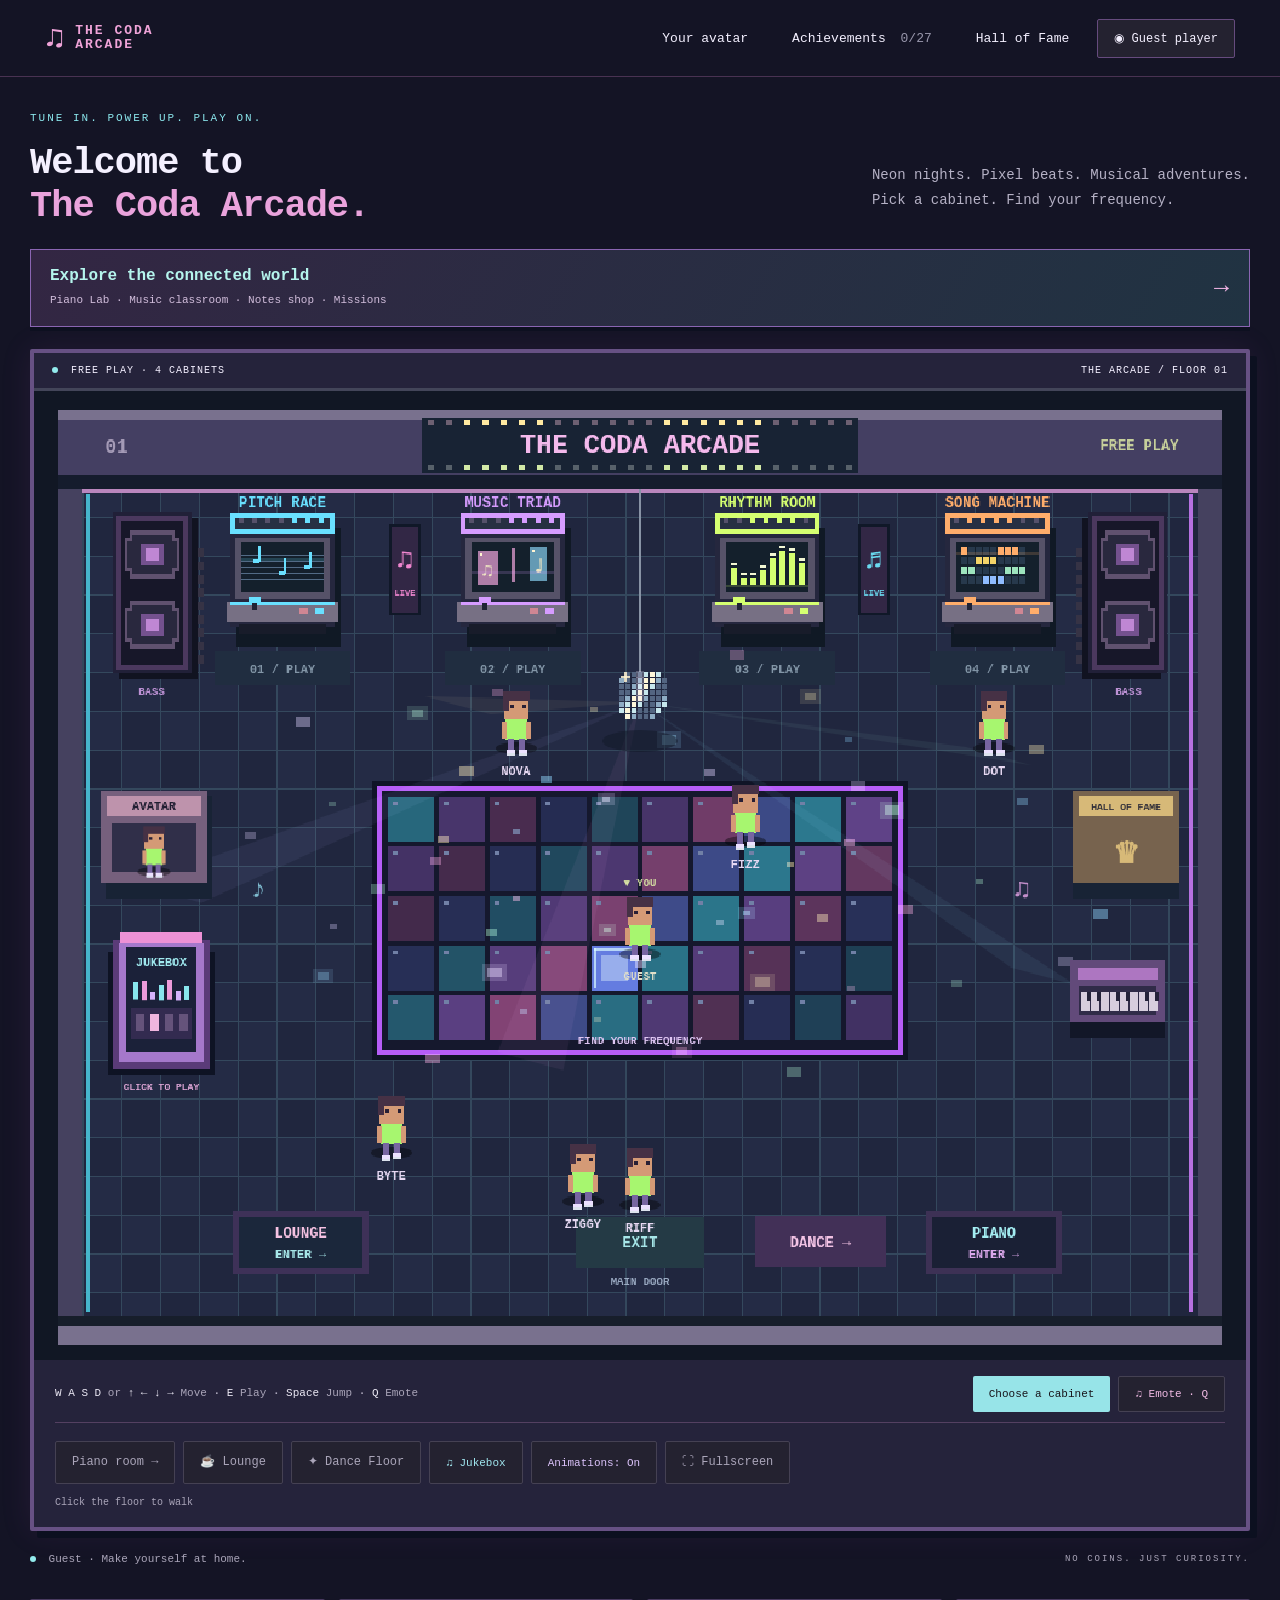
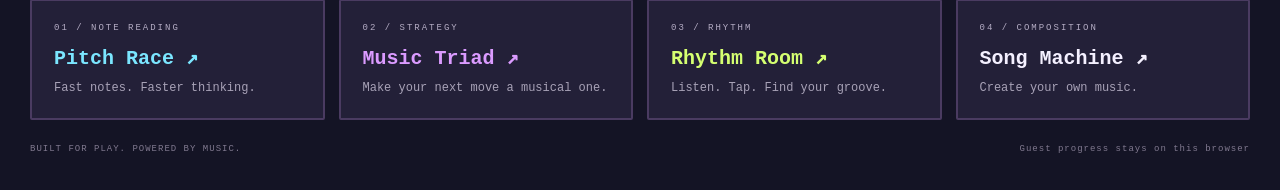
<file: classic-arcade.html>
<!doctype html>
<html lang="en">
<meta charset="utf-8">
<meta name="viewport" content="width=device-width,initial-scale=1,viewport-fit=cover">
<script src="account-config.js?v=profiles-57"></script>
<script src="arcade-host.js?v=bundled-profile-names-1"></script>
<script src="classroom-profile-data.js?v=play-97"></script>
<script src="classroom-storage.js?v=guest-100"></script>
<script src="google-classroom.js?v=classroom-posts-1"></script>
<script src="classroom-roster-import.js?v=classroom-class-rebuild-1"></script>
<script src="classroom-material-publisher.js?v=classroom-post-titles-1"></script>
<script src="classroom-service.js?v=classroom-class-rebuild-1"></script>
<script src="vendor/qrcode-generator.js?v=classroom-54"></script>
<script src="classroom-pass-qr.js?v=classroom-54"></script>
<link rel="stylesheet" href="classroom-ui.css?v=roster-58">
<link rel="stylesheet" href="classroom-google-import.css?v=classroom-class-rebuild-1">
<script src="classroom-google-import.js?v=classroom-class-rebuild-1"></script>
<script src="classroom-ui.js?v=classroom-import-1"></script>
<script src="classroom-boot.js?v=guest-100"></script>
<title>The Coda Arcade • Insert curiosity</title>
<meta name="description" content="Explore a pixel arcade, customize your character, and play four music games.">
<link rel="stylesheet" href="style.css?v=games-67">
<link rel="stylesheet" href="mobile-controls.css?v=controls-81">
<body class="landing-page">
<header class="landing-header">
  <a class="brand" href="./">♫ <span>THE CODA<br>ARCADE</span></a>
  <button id="landingMenuToggle" type="button" aria-expanded="false" aria-controls="landingNav">☰ Menu</button>
  <nav id="landingNav" aria-label="Arcade menu">
    <button id="wardrobe">Your avatar</button>
    <button id="badges">Achievements <span id="count">0/3</span></button>
    <button id="fame">Hall of Fame</button>
    <button id="account" class="guest">◉ Guest player</button>
  </nav>
</header>
<main>
  <div class="intro">
    <div><p class="eyebrow">TUNE IN. POWER UP. PLAY ON.</p><h1>Welcome to<br><em>The Coda Arcade.</em></h1></div>
    <p class="welcome">Neon nights. Pixel beats. Musical adventures.<br>Pick a cabinet. Find your frequency.</p>
  </div>
  <a id="connectedWorldLink" class="connected-world-launch" href="world-preview.html?v=west-neon-20261101-1"><span>Explore the connected world</span><small>Piano Lab · Music classroom · Notes shop · Missions</small><b aria-hidden="true">→</b></a>
  <section class="arcade" aria-label="Original arcade floor">
    <div class="roomtop"><span><i></i> FREE PLAY · 4 CABINETS</span><span id="roomlabel">THE ARCADE / FLOOR 01</span></div>
    <canvas id="room" width="1000" height="800" tabindex="0" aria-label="Walkable music arcade. Use arrow keys or WASD to walk, E to play, Space to jump. On phones, use the joystick and action buttons, or hold the floor and slide to steer. Lift to stop."></canvas>
    <div id="landingTouchControls"></div>
    <div class="roomfoot">
      <p class="keyboard-help"><kbd>W A S D</kbd> or <kbd>↑ ← ↓ →</kbd> Move <b>·</b> <kbd>E</kbd> Play <b>·</b> <kbd>Space</kbd> Jump <b>·</b> <kbd>Q</kbd> Emote</p>
      <div class="landing-primary-actions"><button id="interact">Choose a cabinet</button><button id="emotebutton">♫ Emote · Q</button></div>
      <details id="landingRoomOptions"><summary>Rooms &amp; settings</summary><div class="landing-room-options">
        <button id="roomswitch">Piano room →</button><button id="loungeswitch">☕ Lounge</button><button id="danceswitch">✦ Dance Floor</button><button id="jukebutton">♫ Jukebox</button>
        <button id="motiontoggle" aria-pressed="true">Animations: On</button><button id="arcadefullscreen" title="Expand the arcade to fullscreen">⛶ Fullscreen</button>
      </div></details>
      <span class="floor-tap-hint">Click the floor to walk</span>
    </div>
  </section>
  <div class="below"><p><span class="dot"></span> <span id="playername">Guest</span> · <span id="status">Make yourself at home.</span></p><span>NO COINS. JUST CURIOSITY.</span></div>
  <section class="games" aria-label="Game cabinets">
    <button data-game="0"><small>01 / NOTE READING</small><strong>Pitch Race ↗</strong><span>Fast notes. Faster thinking.</span></button>
    <button data-game="1"><small>02 / STRATEGY</small><strong>Music Triad ↗</strong><span>Make your next move a musical one.</span></button>
    <button data-game="2"><small>03 / RHYTHM</small><strong>Rhythm Room ↗</strong><span>Listen. Tap. Find your groove.</span></button>
    <button data-game="3"><small>04 / COMPOSITION</small><strong>Song Machine ↗</strong><span>Create your own music.</span></button>
  </section>
  <footer>BUILT FOR PLAY. POWERED BY MUSIC.<span>Guest progress stays on this browser</span></footer>
</main>
<dialog id="modal" aria-label="Arcade menu"><button class="close" aria-label="Close dialog">×</button><div id="modalbody"></div></dialog>
<section id="gameview" hidden aria-label="Open music game"><div class="gametop"><button id="back">← Return to arcade</button><strong id="gametitle"></strong><span id="cabinetstatus" role="status"></span></div><iframe id="gameframe" title="Music game" allow="autoplay; fullscreen" allowfullscreen></iframe></section>
<div id="toast" role="status"></div>
<script src="mobile-controls.js?v=joystick-41"></script>
<script src="finger-follow.js?v=student-29"></script>
<script src="app.js?v=song-89"></script>
<script src="jukebox.js?v=direction1"></script>
<script src="rooms.js?v=neon-npc-v5"></script>
<script src="neon-world.js?v=neon-npc-v5"></script>
<script src="avatar-sprites.js?v=direction1"></script>
<script src="accounts.js?v=domains-71"></script>
<script src="game-progress.js?v=direction1"></script>
<script type="module" src="song-cloud.js?v=song-89"></script>
</body></html>
</file>
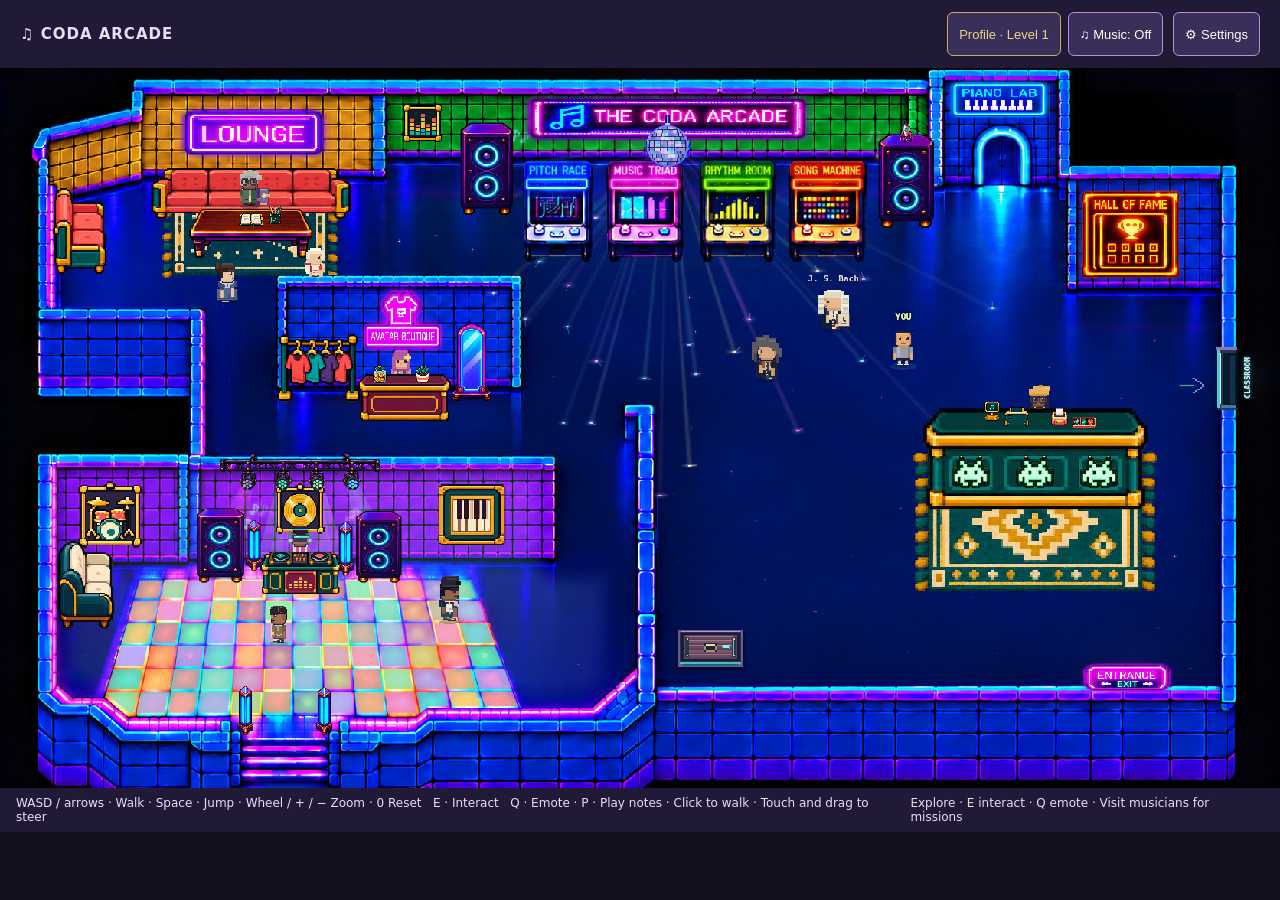
<file: world-preview.html>
<!doctype html><html lang="en"><meta charset="utf-8"><meta name="viewport" content="width=device-width,initial-scale=1,viewport-fit=cover"><link rel="stylesheet" href="music-history.css?v=kids-activities-20261102-1"><script src="music-history-data.js?v=ten-facts-20261029-1"></script><script src="music-history-quiz-data.js?v=ten-facts-20261029-1"></script><script src="music-history-legacy.js?v=ten-facts-20261029-1"></script><script src="music-history-content.js?v=ten-facts-20261029-1"></script><script src="music-history-progress.js?v=dance-tour-20261102-1"></script><script src="music-history.js?v=kids-activities-20261102-1"></script><script src="account-config.js?v=developer-owner-1"></script>
<script src="arcade-host.js?v=bundled-profile-names-1"></script>
<script src="classroom-profile-data.js?v=dance-tour-20261102-1"></script>
<script src="classroom-storage.js?v=guest-100"></script>
<script src="developer-test-mode.js?v=developer-owner-1"></script>
<script src="dialogue-text.js?v=dialogue-1"></script>
<script src="google-classroom.js?v=classroom-posts-1"></script>
<script src="classroom-roster-import.js?v=classroom-class-rebuild-1"></script>
<script src="classroom-material-publisher.js?v=classroom-post-titles-1"></script>
<script src="classroom-service.js?v=classroom-class-rebuild-1"></script>
<script src="vendor/qrcode-generator.js?v=classroom-54"></script>
<script src="classroom-pass-qr.js?v=classroom-54"></script>
<link rel="stylesheet" href="classroom-ui.css?v=developer-owner-1">
<link rel="stylesheet" href="classroom-google-import.css?v=classroom-class-rebuild-1">
<script src="classroom-google-import.js?v=classroom-class-rebuild-1"></script>
<script src="classroom-ui.js?v=classroom-import-1"></script>
<script src="classroom-boot.js?v=guest-100"></script><title>The Coda Arcade</title><style>
*{box-sizing:border-box}body{margin:0;background:#10101e;color:#e9def9;font:15px system-ui}header{padding:12px 20px;display:flex;align-items:center;gap:18px;justify-content:space-between;background:#211a37}a{color:#a6eff4}button{background:#392f58;color:white;border:1px solid #ba8fdf;border-radius:6px;padding:9px 12px;cursor:pointer}button:hover{background:#514073}#view{display:block;width:min(100vw,calc((100dvh - 110px) * 1672 / 941));height:auto;aspect-ratio:1672/941;margin:0 auto;image-rendering:pixelated;background:#10101e;touch-action:none}footer{display:flex;align-items:center;justify-content:space-between;gap:10px;padding:8px 16px;min-height:44px;background:#211a37;font-size:12px}#dialog{position:fixed;left:50%;bottom:70px;transform:translateX(-50%);width:min(620px,calc(100vw - 24px));max-height:calc(100dvh - 160px);overflow:auto;overscroll-behavior:contain;font-size:20px;line-height:1.55;overflow-wrap:anywhere;padding:20px;background:#261d40;border:2px solid #d8a6f1;box-shadow:0 8px 50px #000b;display:none}#dialog strong{color:#f4c8fa;font-size:22px}#dialog p{line-height:1.6}#dialog button{float:right;font:inherit;font-size:18px;line-height:1.4;min-height:44px;max-width:100%}@media(max-width:650px){header{font-size:12px;padding:8px}#view{width:min(100vw,calc((100dvh - 110px) * 1672 / 941));height:auto}}
#gameoverlay{position:fixed;inset:0;z-index:100;background:#121327;display:flex;flex-direction:column}#gameoverlay[hidden]{display:none}.gamebar{display:flex;align-items:center;justify-content:space-between;gap:12px;padding:12px 16px;background:#231a3c;border-bottom:2px solid #b583dc}.gamebar strong{color:#f0d7ff}#gameiframe{border:0;width:100%;flex:1;min-height:0;background:#111628}body.game-open{overflow:hidden}@media(max-width:650px){.gamebar{gap:6px}.gamebar strong{font-size:12px}}
#panel{position:fixed;z-index:90;top:50%;left:50%;transform:translate(-50%,-50%);width:min(570px,94vw);max-height:84dvh;overflow:auto;padding:20px;background:#231c3b;border:2px solid #c69be9;box-shadow:0 0 0 100vmax #05030ab8,0 14px 55px #000c;border-radius:12px}#panel[hidden]{display:none}.panelHead{display:flex;justify-content:space-between;align-items:center;margin-bottom:14px}.panelRow{display:flex;align-items:center;justify-content:space-between;gap:12px;margin:10px 0;padding:10px;border:1px solid #66517f;border-radius:7px}.panelRow small{display:block;opacity:.75}.formRow{display:grid;gap:5px;margin:10px 0}.formRow select,.formRow input{background:#17142c;color:#fff;border:1px solid #a08dbd;padding:9px;border-radius:5px;width:100%}.panelActions{display:flex;gap:8px;flex-wrap:wrap;margin-top:14px}.muted{color:#c1b4d7;font-size:13px}.panelMsg{min-height:22px;color:#9fe9dc}

#musicBtn[aria-pressed="true"]{background:#1c5b5d;border-color:#64e9cf;color:#ddfff4;box-shadow:0 0 10px #40f4c02f}#fxBtn{border-color:#80bbef}header span{display:flex;flex-wrap:wrap;gap:6px;align-items:center;justify-content:flex-end}header span button{padding:7px 10px}@media(max-width:650px){header{align-items:flex-start;flex-direction:column}header span{justify-content:flex-start}}
#layerEditor{position:fixed;right:14px;top:174px;z-index:60;width:min(292px,calc(100vw - 24px));background:#17152aef;border:1px solid #72f5c8;box-shadow:0 10px 32px #000b,0 0 20px #2fecb228;border-radius:12px;padding:13px;color:#f0eaff;max-height:calc(100dvh - 190px);overflow-y:auto;font-size:13px;backdrop-filter:blur(7px)}
#layerEditor[hidden]{display:none}#layerEditor button,#layerEditor select{font:inherit;min-height:31px;padding:5px 7px}#layerEditor .editorline{display:flex;gap:7px;align-items:center;margin:8px 0}#layerEditor .editorline>*{flex:1;min-width:0}#layerEditor label{display:block;font-weight:600}#layerEditor .mini{font-size:11px;opacity:.76;line-height:1.45;margin:6px 0}#layerEditor .current{border-color:#4dfac0;background:#175d52}#layerEditor .editorbanner{display:flex;align-items:center;justify-content:space-between;color:#a8fff0;margin-bottom:9px}#layerEditor input[type=range]{width:100%}#layerEditor .editnotice{min-height:24px;font-size:11px;color:#aeffd9;margin-top:10px;overflow-wrap:anywhere}#view.layer-editing{cursor:crosshair;touch-action:none}#editorToggle{border-color:#63dcae}#layerEditor .editorline button:disabled{opacity:.4;cursor:not-allowed}

#cameraTools{display:inline-flex;gap:3px;align-items:center;padding:2px;border:1px solid #786b9a;border-radius:7px;background:#19172d;white-space:nowrap}
#cameraTools button{min-width:31px;padding:5px 8px;border:0;background:transparent;font-weight:700}
#cameraTools button:hover{background:#514073}
#cameraTools #zoomReset{min-width:58px;font-size:12px;font-weight:650;color:#a8f3f2;border-radius:4px}
#cameraTools button:focus-visible{outline:2px solid #a6eff4;outline-offset:1px}

/* Coda Asset Studio v11: stays separate from collision + pixel masks. */
#assetStudio{position:fixed;left:12px;top:80px;z-index:65;width:min(334px,calc(100vw - 24px));max-height:calc(100dvh - 99px);overflow:auto;background:#171529f5;border:1px solid #eac17d;box-shadow:0 12px 50px #05010de0,0 0 22px #fdac4a24;border-radius:12px;padding:13px;color:#f8efff;font:12px system-ui;backdrop-filter:blur(9px)}
#assetStudio[hidden]{display:none}#assetStudio .studioHead{display:flex;align-items:center;justify-content:space-between;color:#ffe4a4;font-size:14px;gap:9px;margin-bottom:7px}#assetStudio .studioActions{display:flex;flex-wrap:wrap;gap:5px;margin:7px 0}#assetStudio button{font:inherit;min-height:28px;padding:5px 7px}#assetStudio .studioActions button{flex:1 0 90px}#assetStudio button:disabled{opacity:.36;cursor:not-allowed}#assetStudio hr{border:0;border-top:1px solid #655374;margin:13px 0}#assetStudio .studioField{display:grid;gap:3px;margin:7px 0}#assetStudio .studioField>label{font-weight:650;color:#dccdf3}#assetStudio input:not([type=checkbox]),#assetStudio select{background:#131024;border:1px solid #866e9b;color:#fff;padding:7px;border-radius:5px;width:100%;font:inherit;min-width:0}#assetStudio input[type=checkbox]{accent-color:#f9c880}#assetStudio .studioGrid{display:grid;grid-template-columns:1fr 1fr;gap:8px}#assetStudio .studioTip{color:#c9b9d6;line-height:1.45;font-size:11px;margin:6px 0}#assetStudio #assetList{height:108px;padding:2px}#assetStudio #assetList option{padding:6px}#assetStudio #assetMessage{color:#bbf5e5;min-height:18px;overflow-wrap:anywhere}#assetStudio #assetSelection[hidden]{display:none}#assetStudio .studioCheck{display:inline-flex;align-items:center;gap:6px;margin:5px 11px 5px 0}#assetStudio .studioCollapsible{border:1px solid #655374;border-radius:7px;padding:8px}#assetStudio summary{cursor:pointer;color:#ffe4b1;font-weight:650}#assetToggle{border-color:#eecc7c}#view.asset-editing{cursor:crosshair;touch-action:none}#assetStudio #assetAdd{background:#675022;border-color:#e8b85c}#assetStudio #assetImport{border-color:#80d3ed}#assetStudio #assetExport{border-color:#80d3ed}#assetStudio #assetHelp{background:#271d3c}#assetStudio .studioHot{color:#ffcfa4}body.asset-console-open #layerEditor{display:none!important}@media(max-width:650px){#assetStudio{top:120px;max-height:calc(100dvh - 138px)}}
/* DJ unlocks */ #panel .jukebox-track-locked{background:#79788612;border-radius:8px;padding:8px}#panel .jukebox-track-locked strong,#panel .jukebox-track-locked small{color:#a6a6b8}#panel .jukebox-track-locked [data-dj-requirement]{color:#e9d29e}
body:not(.developer-owner) :is(#worldDeveloperBtn,#assetToggle,#editorToggle,#assetStudio,#layerEditor,#developerConsole,[data-room-dev-open],.developer-only){display:none!important}
</style><link rel="stylesheet" href="mobile-controls.css?v=controls-81"><link rel="stylesheet" href="world-mobile.css?v=dialogue-1"><script src="mobile-controls.js?v=joystick-41"></script><script src="finger-follow.js?v=student-29"></script><link rel="stylesheet" href="reward-notifications.css?v=game-notices-1"><script src="reward-notifications.js?v=game-notices-1"></script><link rel="stylesheet" href="developer-console.css?v=rugs-flip-20261031-1"><link rel="stylesheet" href="musician-ui.css?v=dialogue-1"><link rel="stylesheet" href="boutique-ui.css?v=kids-activities-20261102-1"><script src="collision-editor.js?v=mobile-28"></script><script src="world-object-catalog.js?v=floor-61"></script><script src="wall-fixtures.js?v=remove-passage-pulse-1"></script><script src="arcade-exit.js?v=exit-title-20261031-1"></script><script src="fishing-entrance.js?v=fishing-31"></script><script src="world-object-runtime.js?v=rugs-flip-20261031-1"></script><script src="world-lighting.js?v=moving-lanterns-20261101-1"></script><script src="dj-floodlights.js?v=stage-lights-20261031-1"></script><script src="dance-floor.js?v=aligned-dance-20261031-1"></script><script src="floor-stars.js?v=lounge-glass-20261101-1"></script><script src="dance-campaign.js?v=genres-20261102-2"></script><script src="dance-song-audio.js?v=genres-20261102-2"></script><script src="dance-rhythm-engine.js?v=dance-tour-20261102-1"></script><script src="dance-floor-stage.js?v=dance-tour-20261102-1"></script><script src="dj-library.js?v=genres-20261102-2"></script><script src="dj-menu.js?v=kids-activities-20261102-1"></script><link rel="stylesheet" href="dialogue-editor.css?v=music-30"><script src="dialogue-editor.js?v=music-30"></script><link rel="stylesheet" href="pixel-editor.css?v=pixels-103"><script src="pixel-selection.js?v=smooth-mask-1"></script><script src="layer-selection.js?v=layer-selection-20261030-1"></script><script src="pixel-editor.js?v=smooth-mask-1"></script><script src="world-floor-grid.js?v=flat-75"></script><link rel="stylesheet" href="education-editor.css?v=author-101"><link rel="stylesheet" href="education-visual-editor.css?v=author-101"><script src="education-visual-editor.js?v=author-101"></script><script src="education-editor.js?v=author-101"></script><link rel="stylesheet" href="music-history-editor.css?v=facts-20261029-1"><script src="music-history-editor.js?v=facts-20261029-1"></script><script src="main-counter-palette.js?v=emerald-20261031-1"></script><script src="foreground-floor-compat.js?v=wall-uniform-20261031-1"></script><script src="pixel-style.js?v=east-west-20261101-1"></script><script src="environment-art.js?v=handdrawn-20261101-1"></script><script src="world-character-editor.js?v=selected-order-20261030-1"></script><link rel="stylesheet" href="decor-library.css?v=decor-20261030-1"><script src="decor-library.js?v=east-west-20261101-1"></script><script src="floor-palette-compat.js?v=glass-fringe-20261031-1"></script><script src="pathway-floor-fill.js?v=boutique-pathway-20261031-1"></script><script src="nightclub-wash.js?v=dance-floor-blend-20261101-1"></script><script src="wall-reflections.js?v=NWfinish20261031-1"></script><script src="developer-console.js?v=developer-owner-1"></script><script src="npc-visitors.js?v=visitors-42"></script><script src="npc-quotes.js?v=friendly-20261101-1"></script><script src="npc-behavior.js?v=friendly-20261101-1"></script><script src="pet-companion.js?v=premium-42"></script><script src="character-renderer.js?v=dance-tour-20261102-1"></script><link rel="stylesheet" href="artwork-editor.css?v=selection-edit-20261030-1"><script src="artwork-editor.js?v=feather-20261030-1"></script><script src="character-artwork-adapter.js?v=pixels-64"></script><script src="world-artwork-tools.js?v=glass-fringe-20261031-1"></script><script src="world-layer-renderer.js?v=rugs-flip-20261031-1"></script><link rel="stylesheet" href="musician-trivia.css?v=music-30"><script src="musician-trivia.js?v=music-30"></script><script src="musician-ui.js?v=simple-20261101-1"></script><script src="boutique-ui.js?v=kids-activities-20261102-1"></script><link rel="stylesheet" href="notes-shop.css?v=kids-activities-20261102-1"><link rel="stylesheet" href="music-notation.css?v=fishing-31"><script src="music-notation.js?v=dance-tour-20261102-1"></script><link rel="stylesheet" href="education-notation.css?v=education-90"><script src="education-notation.js?v=lessons-93"></script><script src="piano-wall-notation.js?v=learning-48"></script><link rel="stylesheet" href="room-developer-editor.css?v=pixels-64"><script src="room-developer-editor.js?v=developer-owner-1"></script><link rel="stylesheet" href="rhythm-fishing.css?v=simple-games-20261102-1"><script src="fishing-water-regions.js?v=fishing-balance-20261101-1"></script><script src="fishing-water.js?v=fishing-balance-20261101-1"></script><script src="fishing-cave-layout.js?v=fishing-balance-20261101-1"></script><script src="fishing-biomes.js?v=fishing-balance-20261101-1"></script><script src="rhythm-fishing-engine.js?v=rhythm-dialogues-20261102-1"></script><script src="fishing-progress.js?v=fishing-31"></script><script src="fishing-cave-effects.js?v=fishing-snes-20261031-1"></script><script src="fish-shadow-motion.js?v=cave-32"></script><script src="rhythm-beaming.js?v=dance-tour-20261102-1"></script><link rel="stylesheet" href="dance-rhythm-game.css?v=dance-tour-20261102-1"><script src="dance-rhythm-game.js?v=genres-20261102-2"></script><script src="dance-floor-world.js?v=dance-tour-20261102-1"></script><link rel="stylesheet" href="cave-camera.css?v=mobile-36"><script src="cave-camera.js?v=mobile-36"></script><link rel="stylesheet" href="fishing-battle.css?v=fishing-34"><script src="fishing-battle.js?v=mobile-36"></script><script src="fishing-music.js?v=genres-20261102-2"></script><script src="fishing-boat.js?v=fishing-snes-20261031-1"></script><script src="fishing-rhythm-input.js?v=controls-37"></script><link rel="stylesheet" href="fishing-practice.css?v=kids-practice-20261102-1"><script src="fishing-practice.js?v=kids-practice-20261102-1"></script><script src="rhythm-fishing.js?v=developer-owner-1"></script><link rel="stylesheet" href="piano-lab.css?v=kids-menus-20261102-1"><link rel="stylesheet" href="music-classroom.css?v=kids-classroom-20261102-1"><script src="notes-shop.js?v=kids-activities-20261102-1"></script><script src="room-fullscreen.js?v=learning-48"></script><script src="piano-melodies.js?v=old-macdonald-octaves-1"></script><script src="piano-sight-reading.js?v=simple-games-20261102-1"></script><script src="piano-lab.js?v=developer-owner-1"></script><link rel="stylesheet" href="classroom-tutorials.css?v=lessons-93"><link rel="stylesheet" href="time-signature-lesson.css?v=lessons-51"><script src="time-signature-lesson.js?v=education-90"></script><link rel="stylesheet" href="classroom-quiz.css?v=learning-48"><script src="classroom-keyboard.js?v=author-101"></script><script src="classroom-quiz-pool.js?v=classroom-97"></script><script src="classroom-quiz.js?v=author-101"></script><script src="final-exam-bank.js?v=exam-86"></script><script src="classroom-curriculum-staff.js?v=keyboard-99"></script><script src="classroom-curriculum-rhythm.js?v=lessons-93"></script><script src="classroom-curriculum-expression.js?v=keyboard-99"></script><script src="classroom-exam-curriculum.js?v=keyboard-99"></script><link rel="stylesheet" href="classroom-exam-study.css?v=lessons-102"><script src="classroom-exam-study.js?v=author-101"></script><script src="classroom-accidentals-lesson.js?v=keyboard-99"></script><script src="classroom-tutorials.js?v=author-101"></script><link rel="stylesheet" href="final-exam.css?v=lessons-93"><script src="classroom-understanding-basics.js?v=classroom-97"></script><script src="classroom-understanding-staff.js?v=classroom-97"></script><script src="classroom-learning-paths-data.js?v=author-101"></script><script src="education-content.js?v=lessons-102"></script><link rel="stylesheet" href="classroom-learning-paths.css?v=lessons-93"><script src="classroom-learning-paths.js?v=author-101"></script><script src="final-exam.js?v=author-101"></script><link rel="stylesheet" href="activity-menus.css?v=kids-activities-20261102-1"><link rel="stylesheet" href="world-settings.css?v=kids-profile-settings-20261102-1"><script src="world-settings.js?v=kids-profile-settings-20261102-1"></script><link rel="stylesheet" href="classroom-menus.css?v=kids-classroom-20261102-1"><script src="classroom-menus.js?v=kids-classroom-20261102-1"></script><script src="music-classroom.js?v=kids-classroom-20261102-1"></script><link rel="stylesheet" href="player-progression.css?v=mobile-28"><link rel="stylesheet" href="hall-of-fame.css?v=shared-hall-1"><link rel="stylesheet" href="arcade-vibes.css?v=vibes-82"><script src="arcade-vibes.js?v=vibes-84"></script><script src="player-progression.js?v=dance-tour-20261102-1"></script><script src="achievement-catalog.js?v=dance-tour-20261102-1"></script><link rel="stylesheet" href="player-profile.css?v=phone-profile-align-1"><script src="player-profile.js?v=kids-profile-settings-20261102-1"></script><script src="hall-of-fame.js?v=shared-hall-1"></script><script src="musician-missions.js?v=dance-tour-20261102-1"></script><script src="song-machine/sound-library.js?v=mobile-28"></script><link rel="stylesheet" href="play-notebook.css?v=play-97"><script src="changelog-data.js?v=console-fullscreen-20261029-1"></script><script src="play-notebook.js?v=play-97"></script><header><b>♫ CODA ARCADE · CONNECTED WORLD / WORLD BUILDER</b><span><a href="classic-arcade.html">← Original arcade</a> &nbsp; <button id="levelBtn" type="button" aria-label="Your profile">Profile · Level 1</button> <button id="hallFameBtn" type="button">Hall of Fame</button> <button id="notesBtn" type="button" aria-label="Open Notes shop">♫ 150 Notes</button> <button id="pianoLabBtn" type="button">Piano Lab</button> <button id="classroomBtn" type="button">Classroom</button> <button id="fishingBtn" type="button">Rhythm Fishing</button> <button id="accountBtn">◉ Guest</button> <button id="jukeboxBtn">♫ Jukebox</button> <button id="assetToggle" type="button" title="Open Asset Studio (Shift+A)">✥ Assets</button> <button id="editorToggle" type="button" title="Edit pixel foreground layers (Shift+L)">✎ Layers</button> <button id="musicBtn" type="button" aria-pressed="false" title="Play or stop optional original arcade groove">♫ Music: Off</button> <button id="fxBtn" type="button" title="Choose full, lite or off visual effects">Effects: Full</button> <span id="cameraTools" role="group" aria-label="Camera zoom controls"><button type="button" id="zoomOut" title="Zoom out (−)" aria-label="Zoom out">−</button><button type="button" id="zoomReset" title="Reset camera zoom (0)" aria-label="Reset zoom to 100%">100%</button><button type="button" id="zoomIn" title="Zoom in (+)" aria-label="Zoom in">+</button></span> <button id="fs">⛶ Fullscreen</button></span></header><main id="worldStage" aria-label="Arcade world"><canvas id="view" width="1672" height="941" tabindex="0" aria-label="Connected arcade. Move with WASD or arrow keys. Press Space to jump and E to interact."></canvas></main><footer><span>WASD / arrows · Walk · Space · Jump · Wheel / + / − Zoom · 0 Reset<span class="developer-only"> · F2 Developer console · C Edit collision · Shift+L Edit layers · Right-drag to pan in editor</span> &nbsp; E · Interact &nbsp; Q · Emote · P · Play notes · Click to walk · Touch and drag to steer</span><span id="status">Phase 11 · asset studio · animations · layers · C collision · L layers</span></footer><aside id="layerEditor" hidden aria-label="Foreground layer painting editor">
  <div class="editorbanner"><b>✎ FOREGROUND EDITOR</b><button id="editClose" type="button">✕</button></div>
  <div class="mini">Paint with pixels from the existing arcade artwork. Erase removes unwanted foreground coverage; the floor stays unchanged.</div>
  <div class="editorline"><button type="button" id="editPaint" class="current">🖌 Paint</button><button type="button" id="editErase">⌫ Erase</button></div>
  <label for="editBrush">Brush size <span id="editBrushLabel">4 px</span></label>
  <div class="editorline"><select id="editBrush"><option>1</option><option>2</option><option selected>4</option><option>8</option><option>16</option></select><select id="editZoom"><option value="fit">Fit screen</option><option value="1">100% zoom</option><option value="2">200% zoom</option><option value="3">300% zoom</option></select></div>
  <label for="editDepth">Depth offset <span id="editDepthLabel">+0 px</span></label>
  <input id="editDepth" type="range" min="-120" max="120" step="5" value="0"/>
  <p class="mini">Adjust depth when painting a new object: negative draws it behind more of the room; positive covers more of the player.</p>
  <div class="editorline"><button type="button" id="editUndo">↶ Undo</button><button type="button" id="editRedo">↷ Redo</button></div>
  <div class="editorline"><button type="button" id="editPreview">◉ Playtest</button><button type="button" id="editMasks">◫ Mask view</button></div>
  <div class="editorline"><button type="button" id="editExport">↓ Export JSON</button><button type="button" id="editImport">↑ Import JSON</button></div>
  <div class="editorline"><button type="button" id="editReset">Reset edits</button><button type="button" id="editSave">Save locally</button></div>
  <input id="editImportFile" type="file" accept="application/json,.json" hidden/>
  <div class="editnotice" role="status" id="editNotice">Drag across the arcade to edit foreground pixels.</div>
  <p class="mini">Shift+L closes editor · Drag to draw · Zoom for individual pixels · JSON can be shared to publish changes for everyone.</p>
</aside><aside id="assetStudio" hidden aria-label="Asset Studio — place and animate artwork">
 <div class="studioHead"><strong>✥ ASSET STUDIO <small>· WORLD PREVIEW</small></strong><button id="assetClose" type="button" title="Close studio">✕</button></div>
 <p class="studioTip">Place assets on the actual 1672 × 941 world. Your existing collision editor and pixel masks are independent.</p>
 <div class="studioActions"><button id="assetAdd" type="button">＋ Add image(s)</button><button id="assetPreset" type="button">✧ New neon note</button></div>
 <div class="studioActions"><button id="assetCapture" type="button">▣ Crop world art</button><button id="assetCaptureFG" type="button">◩ Crop foreground</button></div>
 <input id="assetUpload" type="file" accept="image/png,image/jpeg,image/webp,image/gif,image/apng,.png,.jpg,.jpeg,.webp,.gif,.apng" multiple hidden>
 <label class="studioField">Scene objects <select id="assetList" size="5" aria-label="Placed assets"></select></label>
 <div class="studioActions"><button id="assetDuplicate" type="button">Duplicate</button><button id="assetRemove" type="button">Delete</button><button id="assetBack" type="button">Send back</button><button id="assetFront" type="button">Bring forward</button></div>
 <section id="assetSelection" hidden>
  <div class="studioField"><label for="assetName">Asset name</label><input id="assetName" maxlength="72" type="text"></div>
  <div class="studioGrid">
   <div class="studioField"><label for="assetX">Center X</label><input id="assetX" type="number" min="-1000" max="3000" step="1"></div>
   <div class="studioField"><label for="assetY">Center Y</label><input id="assetY" type="number" min="-1000" max="2200" step="1"></div>
   <div class="studioField"><label for="assetW">Width (px)</label><input id="assetW" type="number" min="2" max="2400" step="1"></div>
   <div class="studioField"><label for="assetH">Height (px)</label><input id="assetH" type="number" min="2" max="1800" step="1"></div>
   <div class="studioField"><label for="assetRotate">Rotation °</label><input id="assetRotate" type="number" min="-3600" max="3600" step="1"></div>
   <div class="studioField"><label for="assetOpacity">Opacity %</label><input id="assetOpacity" type="number" min="0" max="100" step="1"></div>
  </div>
  <div class="studioGrid">
   <div class="studioField"><label for="assetLayer">Depth layer</label><select id="assetLayer"><option value="back">Behind actors</option><option value="world">Actor depth / Y-sort</option><option value="front">Above foreground</option></select></div>
   <div class="studioField"><label for="assetAnim">Animation</label><select id="assetAnim"><option value="none">None / sheet only</option><option value="bob">Bobbing</option><option value="float">Drift / float</option><option value="spin">Rotate</option><option value="pulse">Breathing pulse</option><option value="bounce">Bounce</option><option value="sway">Sway</option><option value="blink">Blink</option><option value="flicker">Neon flicker</option></select></div>
   <div class="studioField"><label for="assetSpeed">Animation speed</label><input id="assetSpeed" type="number" min="0" max="12" step="0.1"></div>
   <div class="studioField"><label for="assetAmplitude">Amplitude (px / %)</label><input id="assetAmplitude" type="number" min="0" max="120" step="1"></div>
  </div>
  <details class="studioCollapsible"><summary>Sprite sheet animation</summary>
   <p class="studioTip">For an uploaded horizontal/grid spritesheet, set the number of columns, rows and used frames. Frames play left-to-right, top-to-bottom.</p>
   <div class="studioGrid">
    <div class="studioField"><label for="assetCols">Columns</label><input id="assetCols" type="number" min="1" max="64"></div>
    <div class="studioField"><label for="assetRows">Rows</label><input id="assetRows" type="number" min="1" max="64"></div>
    <div class="studioField"><label for="assetFrames">Frame count</label><input id="assetFrames" type="number" min="1" max="4096"></div>
    <div class="studioField"><label for="assetFPS">Frames / sec</label><input id="assetFPS" type="number" min="0" max="60" step="1"></div>
   </div>
  </details>
  <div><label class="studioCheck"><input type="checkbox" id="assetVisible" checked> Visible</label><label class="studioCheck"><input type="checkbox" id="assetLocked"> Lock</label><label class="studioCheck"><input type="checkbox" id="assetAspect" checked> Lock aspect</label></div>
  <p class="studioTip">Drag image to move; drag gold corner to resize, round handle to rotate. Shift-drag to bypass snapping. Delete removes selected asset.</p>
 </section>
 <hr>
 <div class="studioGrid"><label class="studioField">Snap grid <select id="assetSnap"><option value="1">Off (1 px)</option><option value="4">4 px</option><option value="8" selected>8 px</option><option value="16">16 px</option><option value="32">32 px</option></select></label><div><label class="studioCheck"><input type="checkbox" id="assetPlay" checked> Animate</label><label class="studioCheck"><input type="checkbox" id="assetGuides" checked> Handles</label></div></div>
 <div class="studioActions"><button id="assetUndo" type="button">↶ Undo</button><button id="assetRedo" type="button">↷ Redo</button><button id="assetSave" type="button">Save now</button></div>
 <div class="studioActions"><button id="assetExport" type="button">↓ Export scene JSON</button><button id="assetImport" type="button">↑ Import scene JSON</button></div>
 <input id="assetImportFile" type="file" accept="application/json,.json" hidden>
 <p id="assetMessage" role="status">Your assets are saved in this browser. Export scene JSON to publish or move them to another computer.</p>
 <details><summary id="assetHelp">Help · shortcuts and storage</summary><p class="studioTip">Shift+A opens/closes. Delete removes. Ctrl/Cmd+Z undo, Ctrl/Cmd+Shift+Z redo. Arrows nudge selected asset (Shift = 8 px). Escape closes. GIF/APNG playback depends on browser support; sprite sheets offer deterministic frame animation. Crop selects a rectangular section of the *original art* (not the whole live canvas). Imported images are embedded in exported JSON. Browser storage is local to this page/origin; GitHub won't receive edits until you publish the export.</p></details>
</aside><div id="dialog" role="dialog" aria-label="Arcade conversation"><strong id="who"></strong><p id="words"></p><button id="close">Close · E</button></div><section id="gameoverlay" hidden aria-label="Arcade game"><div class="gamebar"><button id="returnworld" type="button">← Return to world</button><strong id="activegame">Arcade game</strong></div><iframe id="gameiframe" title="Arcade game" allow="autoplay; fullscreen" allowfullscreen referrerpolicy="strict-origin-when-cross-origin"></iframe></section><div id="panel" hidden><div class="panelHead"><strong id="panelTitle">Arcade</strong><button id="panelClose">✕ Close</button></div><div id="panelBody"></div></div><section id="pianoroom" hidden aria-label="Piano Lab"></section><section id="musicClassroom" hidden aria-label="Music Classroom"></section><section id="rhythmFishing" hidden aria-label="Rhythm Fishing cave"></section><script>
(()=>{'use strict';const testMode=window.CodaDeveloperTestMode;if(testMode?.isEnabled()){const prepared=testMode.seedUnlocks({progression:window.CodaPlayerProgression,profileData:window.CodaClassroomProfileData});testMode.mountBanner();if(prepared?.ok===false)return;}let arcadeVibes=null,arcadeLevel=1;const missionRuns={piano:null,fishing:null};const historyRuns={cabinet:null};let mobileControls=null,fingerWalk=null,rewardNotifications=null,developerConsole=null,worldObjects=null,worldLighting=null,danceFloor=null,floorStars=null,npcBrain=null,characterRenderer=null,musicianUI=null,boutiqueUI=null,notesWallet=null,notesShop=null,pianoLab=null,musicClassroom=null,progression=null,missions=null,hallFame=null,playerProfile=null,musicianTrivia=null,fishingRoom=null,fishingProgress=null,fishingDoorPicture=null,songPlayer=null,playerPet=null,playerPhase=0,emoteStarted=0,followedMusician=null,followTimer=0,danceScene=null;const c=document.querySelector('#view'),worldContext=c.getContext('2d',{alpha:false}),status=document.querySelector('#status'),dialog=document.querySelector('#dialog');let avatar={};try{avatar=JSON.parse(localStorage.getItem('musicArcadeV1')||'{}')}catch{}avatar=window.CodaAvatarDefaults.migrate(avatar);const W=1672,H=941,ART_SCALE=1,keys=new Set(),touchKeys=new Set();let worldStick={x:0,y:0};let player={x:1180,y:388},cam={x:0,y:0,zoom:1,targetZoom:1},dest=null,emote=0,near=null,last=0,clock=0,walking=false,facing="down";const rooms=[{id:'lounge',name:'LOUNGE',x:95,y:145,w:350,h:235},{id:'dance',name:'DANCE',x:90,y:505,w:670,h:325},{id:'arcade',name:'ARCADE',x:648,y:220,w:900,h:580}];const bridges=[];const doors=[];const games=[{name:'Pitch Race',x:718,y:313,url:window.CodaArcadeHost.gameURL('pitch',location)},{name:'Music Triad',x:831,y:314,url:window.CodaArcadeHost.gameURL('triad',location)},{name:'Rhythm Room',x:951,y:315,url:window.CodaArcadeHost.gameURL('rhythm',location)},{name:'Song Machine',x:1064,y:315,url:'song-machine/index.html?v=song-89'}];const lines=['Nice place to hang out!','I could stay here all day.','Did you see that?','This is my favorite spot.','Hey! Good to see you.']; // Replace these placeholder lines with your own dialogue later.

let g=worldContext;
let classroomRuntime=null,classroomWasPaused=false,playNotebook=null,musicHistory=null;
const classroomPrivacy=window.ARCADE_ACCOUNTS_CONFIG?.mode==='classroom'||window.ARCADE_ACCOUNTS_CONFIG?.classroom?.privacy===true||window.ARCADE_ACCOUNTS_CONFIG?.classroom?.enabled===true;
function classroomState(){return classroomRuntime?.service?.getState?.()||window.CodaClassroomSession?.getState?.()||null;}
function classroomAlias(){const alias=classroomState()?.profile?.alias;return typeof alias==='string'&&alias?alias:null;}
function classroomStudent(){const value=classroomState();if(value?.profile?.kind==='teacher'&&value.admin?.authorized===true)return false;return !!value?.profile||window.CodaClassroomStorageInstance?.getState?.().mode==='owner';}
function classroomCanPlay(){
 const boot=window.CodaClassroomBoot?.getState?.();if(boot?.preparing||boot?.recovering)return false;
 const value=classroomState();if(value&&(value.loading||value.locked||value.waitingTakeover||value.profile&&value.readOnly))return false;
 return classroomRuntime?.canPlay?classroomRuntime.canPlay():true;
}
function classroomCanDevelop(){return classroomCanPlay()&&!classroomStudent()&&(classroomState()?.admin?.developer===true||testMode?.getState?.().ownerVerified===true);}
window.CodaDeveloperOwnerAccess=Object.freeze({canDevelop:classroomCanDevelop});
const educationContent=window.CodaEducationContent.setStore(window.CodaEducationContent.createStore({storage:window.localStorage,canEdit:classroomCanDevelop,url:'education-content.json?v=education-90'}));
const educationContentReady=educationContent.loadPublished();
function classroomGameURL(value){if(!classroomPrivacy)return value;try{const url=new URL(value,location.href);url.searchParams.set('classroom','1');return url.href;}catch{return value;}}
function currentPlayerIdentity(){const scope=window.CodaClassroomStorageInstance?.getState?.(),profile=classroomState()?.profile;return JSON.stringify([scope?.mode,scope?.marker?.epoch,profile?.classId,profile?.profileId,testMode?.isEnabled()===true]);}
function classroomPausedReward(){return {ok:false,error:'Your profile is paused. Open it again before collecting this reward.'};}
// Install these before the room/editor listeners. Profile dialogs and header
// controls stay accessible while old gameplay callbacks are being stopped.
function classroomInputGuard(event){
 const target=event.target,key=String(event.key||'').toLowerCase(),developerKey=key==='f2'||event.shiftKey&&['a','l','r'].includes(key)||!learningRoomOpen()&&!gameOpen&&['c','l','f','x'].includes(key);
 const developerTarget=target?.closest?.('#worldDeveloperBtn,#assetToggle,#editorToggle,#assetStudio,#layerEditor,#developerConsole,[data-room-dev-open]');
 if(danceScene?.isOpen()&&(developerTarget||target?.closest?.('#musicBtn,#worldMenuBtn')||event.type==='keydown'&&developerKey)){event.preventDefault();event.stopImmediatePropagation();return;}
 if(!classroomCanDevelop()&&(developerTarget||event.type==='keydown'&&developerKey&&!typingTarget(target))){event.preventDefault();event.stopImmediatePropagation();return;}
 if(classroomCanPlay()||target?.closest?.('#panel,#classroom-session-notice,body>header,#worldMenuScrim')||event.type==='keydown'&&['tab','escape'].includes(key))return;
 event.preventDefault();event.stopImmediatePropagation();clearHeldKeys();
}
for(const type of ['keydown','pointerdown','click','input','change','drop'])window.addEventListener(type,classroomInputGuard,{capture:true});

// PHASE 9.8: World-space camera. Gameplay, collisions and editor masks stay in
// their original 1672x941 coordinate system. Only the canvas view is scaled.
const ZOOM_MIN=1,ZOOM_MAX=3,EDITOR_ZOOM_MAX=8,ZOOM_STEP=.25;
let zoomAnchor=null,zoomControlsLimit=ZOOM_MAX;
function zoomLimit(){return developerConsole?.isEditing()?EDITOR_ZOOM_MAX:ZOOM_MAX;}
function clampZoom(value){return Math.max(ZOOM_MIN,Math.min(zoomLimit(),Math.round(value/ZOOM_STEP)*ZOOM_STEP))}
try{const saved=Number(localStorage.getItem('codaArcadeCameraZoomV1'));
 if(Number.isFinite(saved)&&saved>=ZOOM_MIN&&saved<=ZOOM_MAX){cam.zoom=cam.targetZoom=clampZoom(saved);}}
catch{} // Preferences are optional; browser privacy settings can disable storage.
function updateZoomControls(){
 const indicator=document.querySelector('#zoomReset');
 indicator.textContent=Math.round(cam.targetZoom*100)+'%';
 zoomControlsLimit=zoomLimit();
 document.querySelector('#zoomIn').disabled=cam.targetZoom>=zoomControlsLimit;
 document.querySelector('#zoomOut').disabled=cam.targetZoom<=ZOOM_MIN;
 developerConsole?.refreshCamera?.();
}
function setCameraZoom(value,pointer){
 if(danceScene?.isOpen())return;
 if(!Number.isFinite(value))return;
 zoomAnchor=null;
 if(pointer&&developerConsole?.isEditing()){
  const world=canvasToWorld(pointer.clientX,pointer.clientY),box=c.getBoundingClientRect();
  zoomAnchor={x:world.x,y:world.y,sx:(pointer.clientX-box.left)*W/box.width,sy:(pointer.clientY-box.top)*H/box.height};
 }
 cam.targetZoom=clampZoom(value);updateZoomControls();
 if(cam.targetZoom<=ZOOM_MAX)try{localStorage.setItem('codaArcadeCameraZoomV1',String(cam.targetZoom))}catch{}
}
function cameraViewport(){
 if(!mobileControls?.isMobile())return {left:0,top:0,width:W,height:H};
 const image=c.getBoundingClientRect(),stage=document.querySelector('#worldStage').getBoundingClientRect();
 const left=Math.max(0,(stage.left-image.left)*W/image.width),top=Math.max(0,(stage.top-image.top)*H/image.height);
 return {left,top,width:Math.min(W-left,stage.width*W/image.width),height:Math.min(H-top,stage.height*H/image.height)};
}
function cameraBounds(){
 const viewport=cameraViewport();return {viewport,minX:-viewport.left/cam.zoom,minY:-viewport.top/cam.zoom,
  maxX:W-(viewport.left+viewport.width)/cam.zoom,maxY:H-(viewport.top+viewport.height)/cam.zoom};
}
function panCameraByScreen(dx,dy){
 zoomAnchor=null;const box=c.getBoundingClientRect(),bounds=cameraBounds();
 cam.x=Math.max(bounds.minX,Math.min(bounds.maxX,cam.x+dx*W/box.width/cam.zoom));
 cam.y=Math.max(bounds.minY,Math.min(bounds.maxY,cam.y+dy*H/box.height/cam.zoom));
}
function focusCameraWorld(x,y){
 zoomAnchor=null;const {viewport,minX,minY,maxX,maxY}=cameraBounds();
 cam.x=Math.max(minX,Math.min(maxX,x-(viewport.left+viewport.width/2)/cam.zoom));
 cam.y=Math.max(minY,Math.min(maxY,y-(viewport.top+viewport.height/2)/cam.zoom));
}
function updateCamera(dt){
 if(danceScene?.updateCamera(cameraViewport()))return;
 const limit=zoomLimit();
 if(cam.targetZoom>limit){cam.zoom=Math.min(cam.zoom,limit);cam.targetZoom=limit;zoomAnchor=null;try{localStorage.setItem('codaArcadeCameraZoomV1',String(limit));}catch{}}
 if(limit!==zoomControlsLimit)updateZoomControls();
 const blend=1-Math.exp(-Math.min(.05,Math.max(0,dt))*11);
 const previousZoom=cam.zoom;
 cam.zoom+=(cam.targetZoom-cam.zoom)*blend;
 if(Math.abs(cam.targetZoom-cam.zoom)<.0001)cam.zoom=cam.targetZoom;
 const {viewport,minX,minY,maxX,maxY}=cameraBounds();
 if(developerConsole?.isEditing()){
  cam.x=Math.max(minX,Math.min(maxX,zoomAnchor?zoomAnchor.x-zoomAnchor.sx/cam.zoom:cam.x+(viewport.left+viewport.width/2)*(1/previousZoom-1/cam.zoom)));
  cam.y=Math.max(minY,Math.min(maxY,zoomAnchor?zoomAnchor.y-zoomAnchor.sy/cam.zoom:cam.y+(viewport.top+viewport.height/2)*(1/previousZoom-1/cam.zoom)));
  if(cam.zoom===cam.targetZoom)zoomAnchor=null;return;
 }
 // The avatar is the focal point. Clamping avoids showing empty space outside
 // the artwork, including when the camera is near an edge or the zoom resets.
 const tx=Math.max(minX,Math.min(maxX,player.x-(viewport.left+viewport.width/2)/cam.zoom));
 const ty=Math.max(minY,Math.min(maxY,player.y-(viewport.top+viewport.height/2)/cam.zoom));
 cam.x+=(tx-cam.x)*blend;cam.y+=(ty-cam.y)*blend;
 cam.x=Math.max(minX,Math.min(maxX,cam.x));
 cam.y=Math.max(minY,Math.min(maxY,cam.y));
 if(Math.abs(cam.x-tx)<.01)cam.x=tx;
 if(Math.abs(cam.y-ty)<.01)cam.y=ty;
}
function canvasToWorld(clientX,clientY){
 const b=c.getBoundingClientRect();
 const screenX=(clientX-b.left)*W/b.width;
 const screenY=(clientY-b.top)*H/b.height;
 return {x:cam.x+screenX/cam.zoom,y:cam.y+screenY/cam.zoom};
}
document.querySelector('#zoomOut').onclick=()=>setCameraZoom(cam.targetZoom-ZOOM_STEP);
document.querySelector('#zoomIn').onclick=()=>setCameraZoom(cam.targetZoom+ZOOM_STEP);
document.querySelector('#zoomReset').onclick=()=>setCameraZoom(1);
// Wheel zoom operates on the canvas only; scrolling the rest of the page is normal.
c.addEventListener('wheel',e=>{
 if(!classroomCanPlay()||danceScene?.isOpen()||gameOpen||!document.querySelector('#panel').hidden||learningRoomOpen())return;
 e.preventDefault();setCameraZoom(cam.targetZoom+(e.deltaY<0?ZOOM_STEP:-ZOOM_STEP),e);
},{passive:false});
updateZoomControls();
function runtimeGames(){return worldObjects?worldObjects.games(games):games.map((q,index)=>({...q,index}));}
function cabinetApproach(index){const game=runtimeGames().find(g=>g.index===index)||runtimeGames()[0];return game?{x:game.npcX??game.x,y:game.npcY??323}:{x:1180,y:388};}
function djState(){
 const object=worldObjects?.state('dance_dj_console');
 if(!object)return {id:'dj',name:'DJ Coda',visible:false};
 const point=worldObjects.point(object,393.5,621),approach=worldObjects.point(object,393.5,684);
 const turn=((Math.round(Math.atan2(-object.matrix[2],object.matrix[3])/(Math.PI/2))%4)+4)%4;
 return {id:'dj',name:'DJ Coda',consoleName:'dance_dj_console',visible:object.visible&&object.opacity>0,
  x:point.x,y:point.y,approachX:approach.x,approachY:approach.y,opacity:object.opacity,
  facing:['down','left','up','right'][turn]};
}
function scholarState(){
 return {...window.CodaWorldCharacterEditor.resolve('scholar',developerConsole?.getCharacters?.()||{},W,H),activity:'relaxing'};
}
function canVisitScholar(){const scholar=scholarState();return classroomCanPlay()&&!gameOpen&&!learningRoomOpen()&&scholar.visible&&Math.hypot(scholar.approachX-player.x,scholar.approachY-player.y)<94;}
function historyPromptLabel(id){return musicHistory?.conversationState(id)?.hasNewFact?'! New history fact':'Music history & friendship';}
function refreshHistoryPrompts(){for(const button of document.querySelectorAll('[data-history-owner-prompt]')){const label=historyPromptLabel(button.dataset.historyOwnerPrompt),target=button.querySelector('[data-history-prompt-label]')||button;if(target.textContent!==label)target.textContent=label;button.classList.toggle('history-fact-ready',label.startsWith('!'));}}
const SHOPKEEPERS=[
 {id:'riff',name:'Riff · Notes Shop',counter:'main_counter',foot:[1352,480],approaches:[[1352,430],[1352,610]],type:'notes-shop',appearance:{name:'Riff',skin:'#955e43',hair:'#302133',hairstyle:'locs',shirt:'#2facac',lowerColor:'#3b3158',outfit:'waistcoat',headwear:'beret',headwearColor:'#e7b15b',eyewear:'round',accessory:'necklace',shoes:'oxfords',emote:'wave'}},
 {id:'pip',name:'Pip · Avatar Boutique',counter:'boutique_counter',foot:[513,418],approaches:[[525,485]],type:'shop',appearance:{name:'Pip',skin:'#edb68d',hair:'#ae5d9f',hairstyle:'bob',shirt:'#e187bd',lowerColor:'#3a5369',outfit:'overalls',headwear:'none',eyewear:'none',accessory:'starclip',shoes:'hightops',emote:'wave'}}
];
function shopkeeperStates(){
 return SHOPKEEPERS.map(person=>({...person,...window.CodaWorldCharacterEditor.resolve(person.id,developerConsole?.getCharacters?.()||{},W,H)}));
}
const looks=[['#e5b48d','#ed8cbe','#171424','spiky'],['#85543b','#8ddde6','#e3c27d','long'],['#f4cba6','#c9a3f1','#402c4b','buns'],['#a56b48','#f4ae77','#1c172d','short'],['#f3c3a1','#b2f37b','#6c3159','bob'],['#704633','#a8b5fc','#eee6df','curly'],['#f0b79d','#ffd48c','#171424','ponytail']];const npc=window.CodaMusicianCast.map((person,index)=>({...person,x:1450,y:752,goal:index%4,wait:0,look:index}));const sofas=[{x:105,y:135,w:110,h:45},{x:240,y:135,w:110,h:45}];const seats=[{x:158,y:267},{x:370,y:262},{x:190,y:304},{x:390,y:296}];const spot=(p)=>p.mode==='cabinet'?cabinetApproach(p.goal%4):p.mode==='lounge'?seats[p.goal%4]:p.mode==='dance'?{x:205+(p.goal%4)*125,y:718+(p.goal%2)*65}:p.mode==='leave'?{x:1450,y:752}:{x:1450,y:752};const r=(x,y,w,h,color)=>{g.fillStyle=color;g.fillRect(Math.round(x),Math.round(y),w,h)};const t=(s,x,y,size=18,color='#e7e2ff')=>{g.fillStyle=color;g.font=`bold ${size}px monospace`;g.textAlign='center';g.fillText(s,x,y)};function sprite(x,y,look,walk=false,dance=false,scale=1){const [skin,shirt,hair,style]=look;g.save();g.translate(Math.round(x),Math.round(y));g.scale(scale,scale);const bob=dance?Math.sin(clock*8)*5:walk?Math.sin(clock*12)*2:0;r(-10,-38+bob,20,17,hair);if(style==='buns'){r(-15,-39+bob,6,7,hair);r(9,-39+bob,6,7,hair)}if(style==='long')r(-13,-30+bob,26,20,hair);r(-9,-32+bob,18,16,skin);r(-12,-16+bob,24,20,shirt);r(-16,-12+bob,4,13,skin);r(12,-12+bob,4,13,skin);r(-9,4+bob,7,11,'#695d99');r(2,4+bob,7,11,'#695d99');r(-10,14+bob,9,4,'#f8d56b');r(1,14+bob,9,4,'#f8d56b');r(-6,-24+bob,3,3,'#222033');r(4,-24+bob,3,3,'#222033');if(dance){const beat=Math.floor(clock*4+look[0].length)%4,up=beat%2===0;r(-18,-(up?29:13)+bob,5,up?16:11,skin);r(13,-(up?13:29)+bob,5,up?11:16,skin);r(-10+(up?-5:3),14+bob,9,5,'#f8d56b');r(1+(up?4:-4),14+bob,9,5,'#f8d56b')}g.restore()};
// Phase 7.1: world-coordinate collision, small foot hitboxes, and A* navigation.
// All dimensions refer to the original 1536×1024 background image.
const COLLISION_CELL=10,FOOT_RADIUS=8;
// Collision is defined against this concept-art world, not the legacy 1536×1024 floor.
function pointInPoly(x,y,poly){
 let hit=false;
 for(let i=0,j=poly.length-1;i<poly.length;j=i++){
  const a=poly[i],b=poly[j];
  if((a[1]>y)!==(b[1]>y)&&x<(b[0]-a[0])*(y-a[1])/(b[1]-a[1])+a[0])hit=!hit;
 }
 return hit;
}
const floorPolys=[
 // Main floor, including the wide unbroken southeastern hall.
 [[647,282],[1558,282],[1558,799],[844,799],[844,466],[665,466],[665,310],[647,310]],
 // Northern main-room walkway and Piano Lab landing.
 [[649,220],[1553,220],[1553,391],[648,391]],
 // West connector around the boutique. The building stays open, with only a wall lip.
 [[381,216],[667,216],[667,489],[262,489],[262,347],[381,347]],
 // Lounge open seating and bottom-left approach.
 [[76,156],[477,156],[477,352],[383,352],[382,390],[215,390],[68,314]],
 // Walk-behind strip at the top of the nightclub retaining wall (marked in white).
 [[312,464],[800,464],[800,535],[312,535]],
 // Lounge staircase, down to boutique and east-to-west club connector.
 [[252,331],[338,331],[338,510],[253,510]],
 // Club's dance floor and side aisles.
 [[72,500],[822,500],[822,841],[70,841]],
 // East passage into the dance room below the upper wall.
 [[788,455],[876,455],[876,779],[739,779],[739,707],[788,707]],
 // Eastern arcade courtyard and accessible exit sign.
 [[842,397],[1580,397],[1580,800],[841,800]]
];
const obstacles=[
 // Lounge tables; small northwest table is deliberately solid.
 [75,265,55,53],[168,290,39,34],[259,211,70,53],
 // Arcade machines and speaker stacks have real physical footprints.
 [676,177,90,104],[781,174,100,104],[900,174,104,107],[1011,171,108,109],
 [577,119,59,107],[1144,110,65,116],
 // Boutique fixture and mirror: never pass through the counter or clothing rack.
 [401,328,187,101],[592,345,50,102],
 // Reception desk and display (relocated to the NE as approved).
 [1187,465,326,105],
 // Hall of Fame pedestal and wall art.
 [1390,153,160,128],
 // Raised DJ equipment and couch bases.
 [247,575,47,89],[461,569,60,94],[331,607,129,53],
 [71,640,89,66],[592,607,108,68],
 // Decorative dance-floor obelisk bases, footprint only.
 [146,810,19,30],[268,813,18,30],[461,816,17,26],[540,813,19,29],[751,798,20,25]
];
// Room boundaries; there is a purpose-built door in the east dance wall.
const structuralWalls=[
 [[56,307],[205,395],[258,401],[258,423],[180,409],[52,347]],
 [[387,305],[399,305],[399,439],[369,439],[367,371]],
 [[643,317],[662,317],[662,462],[643,462]],
 // Dance-room north wall: a shallow walk-behind strip is navigable above its base.
 // The actual base remains solid farther south; the foreground art now covers the player.
 [[330,545],[709,545],[709,562],[330,562]],
 // Dance club eastern wall, deliberately open between y704..768.
 [[806,449],[845,449],[845,695],[805,695]],
 [[806,785],[845,785],[845,823],[807,823]]
];
const physicalFixtures=[
 {name:'loungeSofa',poly:[[125,159],[194,138],[364,138],[403,151],[402,220],[365,227],[244,230],[190,227],[130,206]]},
 {name:'entranceLowerWall',poly:[[847,805],[1577,805],[1577,856],[847,856]]},
 {name:'boutiqueFront',poly:[[409,347],[592,347],[592,461],[406,461]]},
 {name:'clubStage',poly:[[212,558],[525,558],[525,655],[212,655]]}
];
const fixturePots=[
 [191,199,16,13],[449,76,14,12],[615,334,15,11],[462,299,15,11],
 [354,346,13,12],[579,430,17,12],[1185,500,16,12],[1505,500,16,12],
 [1371,264,14,11],[1551,256,17,14],
 [110,701,16,12],[722,740,16,13],[804,803,18,13],
 [195,842,18,12],[290,866,18,12],[448,867,18,12],[510,848,18,12],
 [603,827,18,13],[713,841,17,12]
];

// Phase 8.9.1: exact color-code collision from the NEW superseding annotated screenshot.
const annotatedRed=[278,[[138,144],[138,209],[138,209],[138,209],[138,209],[138,209],[138,209],[138,209],[138,209],[138,209],[138,209],[138,209],[138,209],[138,209],[138,209],[138,209],[138,209],[138,209],[138,209],[138,209],[138,209],[138,209],[138,209],[138,209],[138,209],[138,209],[138,209],[138,209],[138,209],[138,209],[138,209],[138,209],[138,209],[138,209],[138,209],[138,209],[138,209],[138,209],[138,209],[138,209],[138,209],[138,209],[138,209],[138,209],[138,209],[138,209],[138,209],[138,209],[138,209],[138,209],[138,209],[138,209],[138,209],[138,209],[138,209],[138,209],[138,209],[138,209],[138,209],[138,209],[138,209],[138,209],[138,209],[138,209],[138,209],[138,209],[138,209],[138,209],[138,209],[138,209],[138,209],[138,209],[138,209],[138,209],[138,209],[138,209],[137,209],[137,209],[137,209],[138,209,349,351],[138,209,328,352],[138,209,324,352],[138,209,324,352],[138,212,324,353],[138,213,324,353],[138,214,324,354],[186,214,324,354],[186,215,324,355],[186,215,324,355],[186,216,323,356],[185,217,323,357],[185,217,323,357],[185,218,323,358],[185,219,323,358],[185,220,323,360],[185,225,324,361],[185,247,332,362],[188,271,335,362],[193,272,336,363],[197,272,323,363],[202,272,323,364],[206,272,323,364],[210,218,260,272,323,365],[261,272,323,367],[261,272,323,368],[261,272,323,368],[261,271,323,368],[261,271,323,369],[261,271,323,369],[261,271,323,370],[261,271,323,371],[261,271,323,371],[261,271,323,372],[261,271,323,372],[261,271,323,373],[261,271,323,373,375,377],[261,271,323,377],[261,271,323,377],[261,271,323,377],[262,271,323,376],[262,271,323,376],[261,271,323,377],[261,271,322,377],[261,271,322,378],[261,271,322,378],[261,271,322,379],[261,271,322,380],[261,271,322,380],[261,271,322,380],[261,271,322,381],[261,271,322,382],[261,271,322,383],[261,271,322,383],[261,271,322,383],[261,271,322,384],[261,271,322,384],[261,271,322,385],[261,271,322,385],[261,271,322,386],[261,271,322,387],[261,271,322,387],[261,271,322,388],[261,271,322,388],[261,271,322,389],[261,271,322,390],[261,271,322,390],[261,271,322,391],[261,271,322,391],[261,271,322,392],[261,271,322,394],[261,271,322,394],[261,271,322,395],[261,271,322,395],[261,271,322,396],[261,271,322,396],[261,271,322,397],[261,271,322,399],[261,271,322,400],[261,271,322,401],[261,271,322,401],[261,271,322,401],[261,271,321,401],[261,271,321,404],[261,271,321,404],[261,271,321,405],[261,271,322,405],[261,272,323,408],[261,272,329,408],[261,272,333,408],[261,272,337,406],[261,272,340,405],[261,272,342,404],[261,272,347,404],[261,272,352,403],[261,271,357,403],[261,263,363,403],[370,403],[373,403],[375,403],[377,402],[379,402],[380,402],[383,402],[385,402,1502,1521],[387,401,1502,1523],[389,401,1502,1524],[390,401,1502,1524],[392,401,1502,1525],[392,401,1502,1526],[396,401,1502,1527],[268,273,398,400,1502,1527],[262,273,1502,1527],[258,274,1502,1528],[258,274,1502,1528],[258,275,1502,1529],[258,275,1502,1530],[258,275,1502,1531],[258,276,1502,1531],[258,276,1502,1532],[258,276,1502,1533],[258,277,1502,1533],[258,277,1502,1534],[258,278,1502,1535],[258,278,1502,1536],[258,279,1502,1536],[258,279,1502,1537],[256,279,1502,1537],[256,280,285,323,1502,1537],[256,323,1502,1537],[256,323,1502,1538],[256,323,1502,1538],[256,324,1502,1538],[256,324,1502,1539],[256,324,1502,1539],[256,323,1502,1540],[256,351,1502,1541],[256,353,1502,1541],[256,355,1503,1542],[256,358,1503,1542],[256,363,1503,1543],[256,365,1503,1543],[256,366,1503,1543],[256,370,1503,1543],[255,370,1503,1543],[255,373,1503,1543],[255,380,1503,1543],[255,383,1503,1543],[255,386,1503,1543],[255,387,1503,1543],[255,391,1503,1543],[255,394,1503,1543],[79,124,130,149,255,399,1503,1543],[79,174,177,190,203,207,255,401,1503,1543],[79,234,254,402,1503,1543],[79,409,1503,1543],[79,411,1503,1543],[79,415,1503,1543],[79,419,1503,1543],[79,419,1503,1543],[79,423,1503,1543],[79,426,1503,1543],[79,430,1503,1543],[79,435,1503,1543],[79,437,1503,1543],[79,440,709,732,1503,1543],[79,444,663,733,1503,1543],[79,447,619,734,1503,1543],[79,450,579,584,589,594,598,605,609,615,618,737,1503,1543],[78,451,574,738,1503,1543],[78,455,526,739,1503,1543],[78,457,482,742,1503,1543],[78,743,1503,1543],[78,744,1503,1543],[78,745,1503,1543],[79,747,1503,1543],[78,749,1503,1543],[78,750,1503,1543],[78,750,1503,1543],[76,751,1503,1543],[76,751,1503,1543],[76,754,1503,1543],[76,756,1503,1543],[76,758,1503,1543],[77,759,1503,1543],[77,761,1503,1543],[77,761,1503,1543],[78,762,1503,1543],[78,764,1503,1543],[78,766,1503,1543],[78,767,1503,1543],[78,770,1503,1543],[78,771,1503,1543],[78,774,1503,1543],[78,200,276,775,1503,1543],[78,199,298,775,1503,1543],[78,199,305,776,1503,1543],[78,199,308,776,1503,1543],[78,199,308,776,1503,1543],[78,199,308,776,1503,1543],[78,199,308,775,1503,1543],[74,198,308,775,1503,1543],[74,198,308,775,1503,1543],[74,198,308,328,338,775,1503,1543],[76,198,339,342,346,352,356,363,367,373,377,383,387,394,398,775,1503,1543],[76,198,405,775,1503,1543],[77,198,471,775,1503,1543],[78,198,556,775,1503,1543],[78,198,539,545,548,555,558,775,1503,1543],[78,198,535,605,609,615,619,625,629,636,640,646,650,656,660,666,671,677,681,687,691,697,701,708,712,718,722,728,731,775,1503,1543],[78,198,535,709,732,775,1503,1543],[78,197,534,716,732,775,1503,1543],[78,197,534,721,733,775,1503,1542],[78,197,534,721,733,775,1503,1541],[78,197,534,726,734,775,1503,1541],[78,197,534,729,734,775,1503,1540],[78,197,534,775,1503,1539],[77,197,534,775,1209,1211,1503,1538],[77,197,534,775,1195,1444,1446,1451,1502,1537],[77,197,534,775,1195,1536],[77,197,534,775,1195,1535],[75,197,534,775,1196,1534],[74,196,534,775,1197,1532],[74,196,534,775,1199,1531],[74,196,534,775,1200,1530],[74,197,535,736,738,775,1201,1529],[74,197,535,736,738,775,1202,1528],[75,200,535,775,1203,1527],[77,203,535,775,1204,1525],[77,205,536,775,1204,1524],[78,207,537,775,1205,1523],[78,209,541,775,1206,1522],[79,211,541,775,1208,1520],[78,214,542,775,1209,1441],[78,216,542,775],[78,218,542,775],[78,221,545,775],[78,224,544,775],[78,227,543,775],[78,229,542,775],[78,230,541,741,743,775],[78,230,541,737,739,775],[78,231,539,736,742,775],[78,231,539,734,742,775],[78,231,537,738,743,775],[79,232,537,739,743,775],[79,232,537,739,743,775],[79,233,536,739,743,775],[79,233,535,739,744,775],[79,233,535,740,745,775],[79,233,534,741,745,775],[79,233,534,742,746,775],[79,234,533,743,747,775],[79,234,532,744,747,775],[79,234,530,745,749,775],[79,234,530,746,750,775],[79,234,530,747,750,775],[79,235,530,570,573,748,751,775],[79,235,529,569,574,749,752,775],[79,235,529,568,574,749,752,775],[79,235,529,568,573,750,753,775],[79,235,529,568,573,750,753,775],[79,236,529,750,753,775],[79,236,529,751,753,775],[79,236,529,775],[79,237,529,753,756,775],[79,237,529,753,757,775],[79,237,529,753,757,775],[79,238,529,753,757,775],[79,238,529,753,757,775],[79,239,529,753,756,775],[79,239,529,753,756,775],[79,239,529,752,756,775],[79,239,529,752,756,775],[79,239,529,751,756,775],[79,240,529,751,755,775],[79,240,529,667,671,751,755,775],[79,240,529,665,672,750,755,775],[79,241,529,665,673,750,755,775],[79,241,529,665,673,749,755,775],[79,241,529,667,674,748,755,775],[78,241,529,667,674,748,755,775],[78,241,529,668,675,748,754,775],[78,241,529,669,675,747,753,775],[78,241,529,670,675,746,751,775],[78,240,529,671,676,745,750,775],[78,239,530,673,676,745,748,775],[78,235,533,742,747,775],[78,234,534,740,746,775],[79,230,534,738,745,775],[79,228,348,373,535,737,744,775],[79,225,348,376,535,600,603,732,743,775],[79,223,348,386,536,597,605,730,742,775],[79,220,348,449,536,595,606,728,740,775],[79,217,348,459,537,594,608,727,737,775],[79,215,348,459,539,557,573,592,609,727,735,775],[79,213,347,459,540,548,577,590,611,726,734,775],[79,210,338,459,581,587,613,725,734,775],[79,208,337,459,616,725,733,775],[79,205,337,458,618,724,731,776],[79,203,337,457,622,723,730,776],[79,201,337,457,637,722,728,776],[79,199,337,457,641,722,725,776],[79,197,337,457,644,723,725,776],[79,194,339,455,646,782],[79,191,341,454,648,793],[79,189,345,452,650,793],[78,186,349,450,651,793],[78,184,356,415,653,715,718,793],[78,181,359,388,654,714,717,793],[78,179,363,387,655,686,689,713,716,792],[78,177,366,386,656,685,692,711,714,792],[78,175,367,380,657,683,694,709,713,792],[78,173,659,682,699,707,712,776,778,791],[78,173,660,681,711,776,778,791],[77,170,660,681,711,776,778,791],[77,168,662,681,709,776,778,791],[77,166,663,681,708,776,778,791],[77,168,663,681,707,776,778,790],[77,168,664,669,675,678,706,776,778,790],[77,168,675,677,705,776,778,790],[77,168,703,775,778,790],[77,168,699,775,778,790],[77,168,699,775,778,790],[77,168,698,775,778,790],[77,168,697,775,778,790],[77,168,697,775,778,790],[77,168,694,775,778,790],[77,169,694,775,778,790],[77,169,693,775,778,790],[77,169,689,775,778,790],[77,169,688,775,778,788],[77,169,688,775,778,782],[77,168,685,775],[77,167,685,774],[77,165,684,774],[77,164,683,774],[77,163,680,774],[77,162,679,774],[77,161,679,774],[77,159,679,774],[77,158,682,774],[79,81,83,157,683,774],[85,156,684,774],[88,155,688,774],[91,152,690,774],[92,151,692,774],[92,150,697,774],[92,150,697,774],[98,149,697,774],[100,148,701,774],[102,147,705,774],[105,145,707,773],[107,144,710,773],[108,143,712,774],[111,142,714,774],[112,114,121,141,716,774],[124,139,719,774],[128,138,725,774],[131,137,726,774],[727,774],[730,773],[733,773],[734,773],[737,774],[739,774],[743,774],[747,774],[750,774],[750,774],[752,774],[756,773],[758,773],[761,773],[763,774],[764,774,835,850],[771,774,835,850],[835,850],[835,851],[835,851],[835,851],[835,851],[835,851],[835,851],[835,851],[835,851],[834,851],[834,851],[834,851],[834,851],[834,851],[834,851],[834,851],[834,851],[834,851],[834,851],[834,851],[834,851],[834,851],[834,851],[834,851],[834,851],[834,851],[834,851],[834,851],[834,851],[834,851],[834,851],[834,851],[834,851],[834,851],[834,851],[834,852],[834,852],[834,852],[834,852],[834,852],[834,851],[834,851],[834,851],[834,851],[834,851],[834,851],[834,851],[834,851],[834,851],[834,851],[834,851],[834,851],[834,851],[834,851],[835,851],[835,851],[836,851]]];
const annotatedBlue=[180,[[464,575],[464,575],[464,575],[464,575],[464,575],[464,575],[464,575],[464,575],[464,575],[464,575],[464,575],[464,575],[464,575],[464,575],[464,575],[464,575],[464,575],[464,575],[464,575],[464,575],[464,575],[464,575],[464,575],[464,575],[464,575],[464,575],[464,575],[464,575],[464,575],[464,575],[464,575],[464,575],[464,575],[464,575],[464,575],[464,575],[464,575],[464,575],[464,575],[464,575],[464,575],[464,575],[464,575],[464,575],[464,575],[464,575],[464,575],[464,575],[464,575],[464,575],[464,575],[464,575],[464,575],[464,575],[464,575],[467,489,499,501,510,534,540,573],[],[],[],[],[],[],[],[],[],[],[],[],[],[],[],[],[],[],[],[],[],[],[],[],[],[],[],[],[],[],[],[],[],[],[],[],[],[],[],[],[],[],[],[],[],[],[],[],[],[],[],[],[],[],[],[],[],[],[],[],[],[],[],[],[],[],[],[],[],[1549,1593],[1548,1593],[1548,1593],[1548,1593],[1548,1593],[1548,1593],[1548,1593],[1548,1593],[1548,1593],[1548,1593],[1548,1593],[1548,1593],[1548,1593],[1548,1593],[1548,1593],[1548,1593],[1548,1593],[1548,1593],[1548,1593],[1548,1593],[1548,1593],[1548,1593],[1548,1593],[1548,1593],[1548,1593],[1548,1593],[1548,1593],[1548,1593],[1548,1593],[1548,1593],[1548,1593],[1548,1593],[1548,1593],[1548,1593],[1548,1593],[1548,1593],[1548,1593],[1548,1593],[1548,1593],[1548,1593],[1548,1593],[1548,1593],[1548,1593],[1548,1593],[1548,1593],[1548,1593],[1548,1593],[1548,1593],[1548,1593],[1548,1593],[1548,1593],[1548,1593],[1548,1593],[1548,1593],[1548,1593],[1548,1593],[1548,1593],[1548,1593],[1548,1593],[1548,1593],[1548,1593],[1548,1593],[1548,1593],[1548,1593],[1548,1593],[1548,1593],[1548,1593],[1548,1593],[1548,1593],[1548,1593],[1548,1593],[1548,1593],[1548,1593],[1548,1593],[1548,1593],[1548,1593],[1548,1593],[1548,1593],[1548,1593],[1548,1593],[1548,1593],[1548,1593],[1548,1593],[1548,1593],[1548,1593],[1548,1593],[1548,1593],[1548,1593],[1548,1593],[1548,1593],[1548,1593],[1548,1593],[1548,1593],[1548,1593],[1548,1593],[1548,1593],[1548,1593],[1548,1593],[1548,1593],[1548,1593],[1548,1593],[1548,1593],[1548,1593],[1548,1593],[1548,1593],[1548,1593],[1548,1593],[1548,1593],[1548,1593],[1548,1593],[1548,1593],[1548,1593],[1548,1593],[1548,1593],[1548,1593],[1548,1593],[1548,1593],[1548,1593],[1548,1593],[1548,1593],[1548,1593],[1548,1593],[1548,1593],[1548,1593],[1548,1593],[1548,1593],[1548,1593],[1548,1593],[1548,1593],[1548,1593],[1548,1593],[1548,1593],[1548,1593],[1548,1593],[1548,1593],[1548,1593],[1548,1593],[1548,1593],[1548,1593],[1548,1593],[1548,1593],[1548,1593],[1548,1593],[1548,1593],[1548,1593],[1548,1593],[1548,1593],[1548,1593],[1548,1593],[1548,1593],[1548,1593],[1548,1593],[1548,1593],[1548,1593],[1548,1593],[1548,1593],[1548,1593],[1548,1593],[1548,1593],[1548,1593],[1548,1593],[1548,1593],[1548,1593],[1548,1593],[1548,1593],[1548,1593],[1548,1593],[1548,1593],[1548,1593],[1548,1593],[1548,1593],[1548,1593],[1548,1593],[1548,1593],[1548,1593],[1548,1593],[1548,1593],[1548,1593],[1548,1593],[1548,1593],[1548,1593],[1548,1593],[1548,1593],[1548,1593],[1548,1593],[1548,1593],[1548,1593],[1548,1593],[1548,1593],[1548,1593],[1548,1593],[1548,1593],[1548,1593],[1548,1593],[1548,1593],[1548,1593],[1548,1593],[1548,1593],[1548,1593],[1548,1593],[1548,1593],[1548,1593],[1548,1593],[1548,1593],[1548,1593],[1548,1593],[1548,1593],[1548,1593],[1548,1593],[1548,1593],[1548,1593],[1548,1593],[1548,1593],[1548,1593],[1548,1593],[1548,1593],[1548,1593],[1548,1593],[1548,1593],[1548,1593],[1548,1593],[1548,1593],[1548,1593],[1548,1593],[1548,1593],[1548,1593],[1548,1593],[1548,1593],[1548,1593],[1548,1593],[1548,1593],[1548,1593],[1548,1593],[1548,1593],[1548,1593],[1548,1593],[1548,1593],[1548,1593],[1548,1593],[1548,1593],[1548,1593],[1548,1593],[1548,1593],[1548,1593],[1548,1593],[1548,1593],[1548,1593],[1548,1593],[1548,1593],[1548,1593],[1548,1593],[1548,1593],[1548,1593],[1548,1593],[1548,1593],[1548,1593],[1548,1593],[1548,1593],[1548,1593],[1548,1593],[1548,1593],[1548,1593],[1548,1593],[1548,1593],[1548,1593],[1548,1593],[1548,1593],[1548,1593],[1548,1593],[1548,1593],[1548,1593],[1548,1593],[1548,1593],[1548,1593],[1548,1593],[1548,1593],[1548,1593],[1548,1593],[1548,1593],[1548,1593],[1548,1593],[1548,1593],[1548,1593],[1548,1593],[1548,1593],[1548,1593],[1548,1593],[1548,1593],[1548,1593],[1548,1593],[1548,1593],[1548,1593],[797,835,1548,1593],[797,835,1548,1593],[797,835,1548,1593],[797,835,1548,1593],[797,835,1548,1593],[797,835,1548,1593],[797,835,1548,1593],[797,835,1548,1593],[797,835,1548,1593],[797,835,1548,1593],[797,835,1548,1593],[797,835,1548,1593],[797,835,1548,1593],[797,835,1548,1593],[797,835,1548,1593],[797,835,1548,1593],[797,835,1548,1593],[797,835,1548,1593],[797,835,1548,1593],[797,835,1548,1593],[797,835,1548,1593],[797,835,1548,1593],[797,835,1548,1593],[797,835,1548,1593],[797,835,1548,1593],[797,835,1548,1593],[797,835,1548,1593],[797,835,1548,1593],[797,835,1548,1593],[798,835,1548,1593],[799,835,1548,1593],[808,835,1548,1593],[808,835,1548,1593],[808,835,1548,1593],[806,835,1548,1593],[805,835,1548,1593],[803,835,1548,1593],[802,835,1548,1593],[800,835,1548,1593],[800,835,1548,1593],[800,835,1548,1593],[800,835,1548,1593],[800,835,1548,1593],[802,835,1548,1593],[809,832,1548,1593],[810,829,1548,1593],[811,826,1548,1593],[811,824,1548,1593],[811,822,1548,1593],[811,820,1548,1593],[811,819,1548,1593],[811,818,1548,1593],[812,817,1548,1593],[812,815,1548,1593],[811,814,1548,1593],[811,814,1548,1593],[811,813,1548,1593],[1548,1593],[1548,1593],[1548,1593],[1548,1593],[1548,1593],[1548,1593],[1548,1593],[1548,1593],[1548,1593],[1548,1593],[1548,1593],[1548,1593],[1548,1593],[1548,1593],[1548,1593],[1548,1593],[1548,1593],[1548,1593],[1548,1593],[1548,1593],[1548,1593],[1548,1593],[1548,1593],[1548,1593],[1548,1593],[1548,1593],[1548,1593],[1548,1593],[1548,1593],[1548,1593],[1548,1593],[1548,1593],[1548,1593],[1548,1593],[1548,1593],[1548,1593],[1548,1593],[1548,1593],[1548,1593],[1548,1593],[1548,1593],[1548,1593],[1548,1593],[1548,1593],[1548,1593],[1548,1593],[1548,1593],[1548,1593],[1548,1593],[1548,1593],[1548,1593],[1548,1593],[1548,1593],[1548,1593],[1548,1593],[1548,1593],[1548,1593],[1548,1593],[1548,1593],[1548,1593],[1548,1593],[1548,1593],[1548,1593],[1548,1593],[1548,1593],[1548,1593],[1548,1593],[1548,1593],[1548,1593],[1548,1593],[1548,1593],[1548,1593],[1548,1593],[1548,1593],[1548,1593],[1548,1593],[1548,1593],[1548,1593],[1548,1593],[1548,1593],[1548,1593],[1548,1593],[1548,1593],[1548,1593],[1548,1593],[1548,1593],[1548,1593],[1548,1593],[1548,1593],[1548,1593],[1548,1593],[1548,1593],[1548,1593],[1548,1593],[1548,1593],[1548,1593],[1548,1593],[1548,1593],[1548,1593],[1548,1593],[1548,1593],[1548,1593],[1548,1593],[1548,1593],[1548,1593],[1548,1593],[1548,1593],[1548,1593],[1548,1593],[1548,1593],[1548,1593],[1548,1593],[1548,1593],[1548,1593],[1548,1593],[1548,1593],[1548,1593],[1548,1593],[1548,1593],[1548,1593],[1548,1593],[1548,1593],[1548,1593],[1548,1593],[1548,1593],[1548,1593],[1548,1593],[1548,1593],[1548,1593],[1548,1593],[1548,1593],[1548,1593],[1548,1593],[1547,1593],[1547,1593],[1547,1593],[1548,1593]]];
function paintMarkAt(x,y,mark){
 const yy=Math.floor(y),xx=Math.floor(x),pairs=mark[1][yy-mark[0]];
 if(!pairs)return false;
 for(let i=0;i<pairs.length;i+=2)if(xx>=pairs[i]&&xx<=pairs[i+1])return true;
 return false;
}
// Phase 8.9.3: localized two-part repair of the marked northeast dance-corridor corner.
// Old blue paint ends halfway down this narrow walkway. Extend its playable-foot
// channel SOUTH without changing the wall art or any previously marked red paint.
// The footprint lies on the corridor side of the east retaining wall.
function cornerOpenFootpath(x,y){return x>=798&&x<821&&y>=646&&y<759;}
// Separately seal the tiny formerly-green section INSIDE the wall's masonry.
// The real doorway below this corner (y >= 737) remains unobstructed.
function cornerSolidWall(x,y){return x>=821&&x<849&&y>=699&&y<735;}
function cornerCollisionRule(x,y){
 if(cornerSolidWall(x,y))return -1;
 if(paintMarkAt(x,y,annotatedRed))return -1;
 if(cornerOpenFootpath(x,y))return 1;
 if(paintMarkAt(x,y,annotatedBlue))return 1;
 return 0;
}
function passablePoint(x,y){
 if(x<0||y<0||x>=W||y>=H)return false;
 const corner=cornerCollisionRule(x,y);
 if(corner)return corner===1;
 if(x<64||y<125||x>1580||y>836)return false;
 if(!floorPolys.some(poly=>pointInPoly(x,y,poly)))return false;
 if(structuralWalls.some(poly=>pointInPoly(x,y,poly)))return false;
 if(obstacles.some(([ox,oy,w,h])=>x>=ox&&x<=ox+w&&y>=oy&&y<=oy+h))return false;
 if(physicalFixtures.some(f=>pointInPoly(x,y,f.poly)))return false;
 if(fixturePots.some(([cx,cy,rx,ry])=>((x-cx)/rx)**2+((y-cy)/ry)**2<1))return false;
 // Keep the northwest lounge candle table blocked, and main hall fully open.
 return true;
}
function insideGeometry(x,y){
 const corner=cornerCollisionRule(x,y);
 if(corner)return corner===1;
 // Pre-inflate the solids by the character's foot radius, once at map-build time.
 return [[0,0],[-FOOT_RADIUS,0],[FOOT_RADIUS,0],[0,-8],[0,8],[-7,-7],[7,-7],[-7,7],[7,7]].every(([dx,dy])=>passablePoint(x+dx,y+dy));
}
const GRID_W=Math.ceil(W/COLLISION_CELL),GRID_H=Math.ceil(H/COLLISION_CELL);
const navGrid=new Uint8Array(GRID_W*GRID_H);
let navigationRevision=0;
for(let y=0;y<GRID_H;y++)for(let x=0;x<GRID_W;x++)
 navGrid[y*GRID_W+x]=insideGeometry((x+.5)*COLLISION_CELL,(y+.5)*COLLISION_CELL)?1:0;
// This grid is the collision authority for the editor, movement, and A*.
// Geometry builds the initial cells once; it must not override their runtime
// values or make different parts of the same displayed cell disagree.
function inside(x,y){
 if(!Number.isFinite(x)||!Number.isFinite(y)||x<0||y<0||x>=W||y>=H)return false;
 const cx=Math.floor(x/COLLISION_CELL),cy=Math.floor(y/COLLISION_CELL);
 return !!navGrid[cy*GRID_W+cx];
}
const navIndex=(x,y)=>y*GRID_W+x;
// Reject disconnected decorative ledges that happen to resemble walkable tiles.
// One connected world: entrance, arcade, lounge, boutique and dance club.
(function pruneUnreachableFootCells(){
 const ix=Math.floor(1180/COLLISION_CELL),iy=Math.floor(388/COLLISION_CELL);
 const start=navIndex(ix,iy);if(!navGrid[start])return;
 const seen=new Uint8Array(navGrid.length),todo=[start];seen[start]=1;
 for(let at=0;at<todo.length;at++){
  const id=todo[at],x=id%GRID_W,y=(id/GRID_W)|0;
  for(const [dx,dy] of [[0,-1],[0,1],[-1,0],[1,0]]){
   const nx=x+dx,ny=y+dy;
   if(nx<0||ny<0||nx>=GRID_W||ny>=GRID_H)continue;
   const ni=navIndex(nx,ny);
   if(navGrid[ni]&&!seen[ni]){seen[ni]=1;todo.push(ni)}
  }
 }
 for(let i=0;i<navGrid.length;i++)if(!seen[i])navGrid[i]=0;
})();

function closestOpen(x,y){
 let cx=Math.max(0,Math.min(GRID_W-1,Math.floor(x/COLLISION_CELL)));
 let cy=Math.max(0,Math.min(GRID_H-1,Math.floor(y/COLLISION_CELL)));
 if(navGrid[navIndex(cx,cy)])return [cx,cy];
 for(let r=1;r<24;r++){
  for(let dy=-r;dy<=r;dy++)for(let dx=-r;dx<=r;dx++){
   if(Math.abs(dx)!==r&&Math.abs(dy)!==r)continue;
   let nx=cx+dx,ny=cy+dy;
   if(nx>=0&&ny>=0&&nx<GRID_W&&ny<GRID_H&&navGrid[navIndex(nx,ny)])return[nx,ny];
  }
 }
 return null;
}
function clearWalkSegment(sx,sy,tx,ty){
 if(!inside(sx,sy)||!inside(tx,ty))return false;
 let cx=Math.floor(sx/COLLISION_CELL),cy=Math.floor(sy/COLLISION_CELL);
 const gx=Math.floor(tx/COLLISION_CELL),gy=Math.floor(ty/COLLISION_CELL);
 const dx=tx-sx,dy=ty-sy,stepX=Math.sign(dx),stepY=Math.sign(dy);
 const strideX=dx?COLLISION_CELL/Math.abs(dx):Infinity,strideY=dy?COLLISION_CELL/Math.abs(dy):Infinity;
 let crossX=dx?((stepX>0?(cx+1)*COLLISION_CELL:cx*COLLISION_CELL)-sx)/dx:Infinity;
 let crossY=dy?((stepY>0?(cy+1)*COLLISION_CELL:cy*COLLISION_CELL)-sy)/dy:Infinity;
 const open=(x,y)=>x>=0&&y>=0&&x<GRID_W&&y<GRID_H&&!!navGrid[navIndex(x,y)];
 // Visit every crossed cell. Fixed-distance samples can miss a short passage
 // through a red cell's corner and give NPCs a shortcut they cannot walk.
 while(cx!==gx||cy!==gy){
  if(Math.abs(crossX-crossY)<1e-10){
   if(!open(cx+stepX,cy)||!open(cx,cy+stepY))return false;
   cx+=stepX;cy+=stepY;crossX+=strideX;crossY+=strideY;
  }else if(crossX<crossY){cx+=stepX;crossX+=strideX;}
  else{cy+=stepY;crossY+=strideY;}
  if(!open(cx,cy))return false;
 }
 return true;
}
function pathTo(sx,sy,tx,ty){
 const start=closestOpen(sx,sy),goal=closestOpen(tx,ty);
 if(!start||!goal)return [];
 const a=navIndex(...start),b=navIndex(...goal);
 if(a===b)return [{x:(goal[0]+.5)*COLLISION_CELL,y:(goal[1]+.5)*COLLISION_CELL}];
 const score=new Float64Array(navGrid.length);score.fill(Infinity);score[a]=0;
 const came=new Int32Array(navGrid.length);came.fill(-1);
 const closed=new Uint8Array(navGrid.length),open=[a];
 const heuristic=(id)=>Math.abs(id%GRID_W-goal[0])+Math.abs(Math.floor(id/GRID_W)-goal[1]);
 let loops=0;
 while(open.length&&loops++<16000){
  let best=0,bestScore=Infinity;
  for(let k=0;k<open.length;k++){const v=score[open[k]]+heuristic(open[k]);if(v<bestScore){bestScore=v;best=k}}
  const current=open.splice(best,1)[0];
  if(current===b){
   const cells=[];let node=b;
   while(node!==a&&node>=0){cells.push(node);node=came[node]}
   cells.reverse();
   // reduce waypoints while preserving corners and line-of-sight
   const raw=cells.map(id=>({x:(id%GRID_W+.5)*COLLISION_CELL,y:(Math.floor(id/GRID_W)+.5)*COLLISION_CELL}));
   const smooth=[];let origin={x:sx,y:sy},i=0;
   while(i<raw.length){
    let j=i;
    for(let n=i;n<raw.length;n++){
     const p=raw[n];if(!clearWalkSegment(origin.x,origin.y,p.x,p.y))break;j=n;
    }
    if(j<i)j=i;
    smooth.push(raw[j]);origin=raw[j];i=j+1;
   }
   return smooth;
  }
  if(closed[current])continue;closed[current]=1;
  const cx=current%GRID_W,cy=Math.floor(current/GRID_W);
  for(const [dx,dy] of [[1,0],[-1,0],[0,1],[0,-1]]){
   const nx=cx+dx,ny=cy+dy;
   if(nx<0||ny<0||nx>=GRID_W||ny>=GRID_H)continue;
   const next=navIndex(nx,ny);
   if(!navGrid[next]||closed[next])continue;
   const newScore=score[current]+1;
   if(newScore<score[next]){score[next]=newScore;came[next]=current;open.push(next)}
  }
 }
 return [];
}
let collisionDebug=false,clickPath=[],lastTarget=null;
const defaultNavGrid=navGrid.slice();
const edits=new Map();
try{for(const [i,v] of JSON.parse(localStorage.getItem('codaCollisionEditsV891')||'[]'))edits.set(i,v)}catch{}
for(const [i,v] of edits)if(i>=0&&i<navGrid.length)navGrid[i]=v;
// Local geometry supersedes old saved tile edits only at this repaired corner.
for(let gy=64;gy<=74;gy++)for(let gx=79;gx<=85;gx++){
 const px=(gx+.5)*COLLISION_CELL,py=(gy+.5)*COLLISION_CELL;
 const rule=cornerCollisionRule(px,py);
 if(rule!==0)navGrid[navIndex(gx,gy)]=rule===1?1:0;
}

function exportCollision(){if(!classroomCanDevelop())return false;const blob=new Blob([JSON.stringify([...edits],null,2)],{type:'application/json'});
 const u=URL.createObjectURL(blob),a=document.createElement('a');a.href=u;a.download='coda-collision-edits.json';a.click();setTimeout(()=>URL.revokeObjectURL(u),1000)}

const JUMP_SPEED=280,JUMP_GRAVITY=1000;
let jumpHeight=0,jumpVelocity=0;
function startJump(){
 if(!classroomCanPlay())return false;
 if(jumpHeight>0||jumpVelocity!==0||!characterRenderer?.isReady()||!worldArt.complete||!worldArt.naturalWidth||(developerConsole&&!developerConsole.loadReady()))return false;
 jumpVelocity=JUMP_SPEED;
 avatar.jumps=(Number.isFinite(avatar.jumps)?Math.max(0,avatar.jumps):0)+1;
 try{localStorage.setItem('musicArcadeV1',JSON.stringify(avatar));}catch{}
 return true;
}
function updateJump(dt){
 if(jumpHeight===0&&jumpVelocity===0)return;
 const height=jumpHeight+jumpVelocity*dt-JUMP_GRAVITY*dt*dt/2;
 jumpVelocity-=JUMP_GRAVITY*dt;
 if(height<=0&&jumpVelocity<0){jumpHeight=0;jumpVelocity=0;}else jumpHeight=Math.max(0,height);
}
function typingTarget(target){return !!(target?.isContentEditable||target?.closest?.('input,textarea,select'));}
function keyDown(key){return keys.has(key)||touchKeys.has(key);}
function clearHeldKeys(){keys.clear();touchKeys.clear();worldStick={x:0,y:0};fingerWalk?.stop('input-cleared');walking=false;}
function worldLoadingMessage(){const floor=developerConsole?.floorGrid?.();return floor?.error?'Arcade artwork could not load. Reload to try again.':floor?.slowLoading?'Arcade artwork is still loading. Check your connection.':'Loading world layout…';}

function update(dt){
 if(!classroomCanPlay()||playNotebook?.isOpen()||musicHistory?.isOpen()){clearHeldKeys();return;}
 clock+=dt;
 if(!characterRenderer?.isReady()){walking=false;status.textContent=characterRenderer?.error?'Character renderer unavailable. Reload to retry.':'Preparing characters…';return;}
 if(developerConsole&&!developerConsole.loadReady()){walking=false;status.textContent=worldLoadingMessage();return;}
 const frozen=developerConsole?developerConsole.isEditing():((layerState.active&&!layerState.preview)||assetStudio.active);
 if(danceScene?.isOpen()){clearHeldKeys();dest=null;clickPath=[];near=null;danceScene.update(dt);status.textContent='DJ Coda’s Line Dance · Match the arrows to the rhythm';return;}
 if(frozen||!document.querySelector('#panel').hidden||learningRoomOpen()){worldStick={x:0,y:0};fingerWalk?.stop('paused');walking=false;return;}
 updateJump(dt);
 const chatting=dialog.style.display==='block';
 if(followedMusician&&!chatting){
  const person=npc.find(p=>p.id===followedMusician);followTimer-=dt;
  if(person?.hidden){dest=null;clickPath=[];}
  else if(!person||Math.hypot(person.x-player.x,person.y-player.y)<72){followedMusician=null;dest=null;clickPath=[];}
  else if(followTimer<=0&&(!dest||Math.hypot(person.x-dest.x,person.y-dest.y)>25)){
   followTimer=.65;dest={x:person.x,y:person.y};clickPath=pathTo(player.x,player.y,person.x,person.y);
   if(!clickPath.length){dest=null;followedMusician=null;}
  }
 }
 let dx=chatting?0:(keyDown('d')||keyDown('arrowright')?1:0)-(keyDown('a')||keyDown('arrowleft')?1:0);
 let dy=chatting?0:(keyDown('s')||keyDown('arrowdown')?1:0)-(keyDown('w')||keyDown('arrowup')?1:0);
 const usingStick=!chatting&&!dx&&!dy&&!!(worldStick.x||worldStick.y);if(usingStick){dx=worldStick.x;dy=worldStick.y;}
 if(dx||dy){fingerWalk?.stop('direction-controls');dest=null;clickPath=[];followedMusician=null;}
 const finger=fingerWalk?.getState(),fingerTarget=!chatting&&finger?.following?finger.target:null;
 if(fingerTarget){const target=canvasToWorld(fingerTarget.clientX,fingerTarget.clientY),box=c.getBoundingClientRect(),deadZone=10*W/(box.width*cam.zoom);dx=target.x-player.x;dy=target.y-player.y;if(Math.hypot(dx,dy)<deadZone)dx=dy=0;}
 if(!chatting&&dest){
  while(clickPath.length&&Math.hypot(clickPath[0].x-player.x,clickPath[0].y-player.y)<3)clickPath.shift();
  if(!clickPath.length){dest=null;dx=dy=0;}else{dx=clickPath[0].x-player.x;dy=clickPath[0].y-player.y;}
 }
 const len=Math.hypot(dx,dy),before={x:player.x,y:player.y};
 if(len){
  facing=Math.abs(dx)>Math.abs(dy)?(dx>0?'right':'left'):(dy>0?'down':'up');
  const amount=dest||fingerTarget?Math.min(230*dt,len):230*dt*(usingStick?Math.min(1,len):1),mx=dx/len*amount,my=dy/len*amount,steps=Math.max(1,Math.ceil(amount/3));
  for(let k=0;k<steps;k++){const nx=player.x+mx/steps,ny=player.y+my/steps;if(inside(nx,player.y))player.x=nx;if(inside(player.x,ny))player.y=ny;}
 }
 const moved=Math.hypot(player.x-before.x,player.y-before.y);walking=moved>.01;if(walking){playerPhase+=moved/14;avatar.walked=(avatar.walked||0)+moved/9;}
 playerPet?.update({...player,facing},dt,'world');npcBrain?.update(dt);recordAvatarAchievements();
 near=null;let distance=Infinity;
 const dj=djState(),scholar=scholarState(),fishingDoor=fishingDoorState(),exitDoor=arcadeExit?.target();
 for(const person of [...runtimeGames().map(q=>({...q,type:'game'})),...npc.filter(q=>!q.hidden).map(q=>({...q,type:'npc'})),...(dj.visible?[{name:dj.name,x:dj.approachX,y:dj.approachY,type:'dj'}]:[]),...(scholar.visible?[{id:'scholar',name:scholar.name,x:scholar.approachX,y:scholar.approachY,type:'scholar'}]:[]),...shopkeeperStates().filter(person=>person.visible).flatMap(person=>person.approaches.map(point=>({name:person.name,...point,type:person.type}))),{name:'Piano Lab',x:1290,y:185,type:'piano'},{name:'Music Classroom',x:1555,y:415,type:'classroom'},{name:'Hall of Fame',x:1460,y:318,type:'fame'},...(fishingDoor?.visible?[fishingDoor]:[]),...(exitDoor?[exitDoor]:[])]){
  const d=Math.hypot(person.x-player.x,person.y-player.y);if(d<94&&d<distance){near=person;distance=d;}
 }
 if(exitDoor)near=exitDoor;
 if(followedMusician&&near?.id===followedMusician)followedMusician=null;
 status.textContent=chatting?'E · Finish conversation':near?'E · '+(near.type==='exit'?'Return to ':near.type==='game'?'Play ':near.type==='shop'?'Visit ':['npc','scholar'].includes(near.type)?'Chat with ':'Open ')+near.name:'Explore · E interact · Q emote · Visit musicians for missions';
}
const gameoverlay=document.querySelector('#gameoverlay'),gameiframe=document.querySelector('#gameiframe');let gameOpen=false;
const arcadeExit=window.CodaArcadeExit?.create({location,getPlayer:()=>player,
 enabled:()=>classroomCanPlay()&&characterRenderer?.isReady()&&developerConsole?.loadReady()&&!gameOpen&&panel.hidden&&!learningRoomOpen()&&!danceScene?.isOpen()&&!playNotebook?.isOpen()&&!musicHistory?.isOpen()&&!developerConsole?.isEditing()&&dialog.style.display!=='block'&&!document.body.classList.contains('world-menu-open')&&!typingTarget(document.activeElement)&&!document.hidden,
 beforeLeave:()=>{clearHeldKeys();dest=null;clickPath=[];followedMusician=null;mobileControls?.releaseAll();try{localStorage.setItem('musicArcadeV1',JSON.stringify(avatar));}catch{}}
});
// Song Machine writes through this window's guarded storage. That write does
// not produce a native storage event here, so observe its own saved-XP event
// and reread the journal rather than accepting progress from event payloads.
gameiframe.addEventListener('load',()=>{
 try{
  const child=gameiframe.contentWindow,url=new URL(child.location.href);
  if(url.origin!==location.origin||!url.pathname.endsWith('/song-machine/index.html'))return;
  child.addEventListener('coda-progression-change',()=>{
   if(gameOpen&&gameiframe.contentWindow===child&&classroomCanPlay())updateMusicianLevel(progression.refresh());
  });
 }catch{/* Other cabinet origins report through their existing verified bridge. */}
});

function learningRoomOpen(){return !document.querySelector('#pianoroom').hidden||!document.querySelector('#musicClassroom').hidden||!document.querySelector('#rhythmFishing').hidden;}
function roomEditorById(id){if(!classroomCanDevelop())return null;return (id==='piano'?pianoLab:id==='fishing'?fishingRoom:null)?.getEditor?.()||null;}
function activeRoomEditor(){return !document.querySelector('#pianoroom').hidden?roomEditorById('piano'):!document.querySelector('#rhythmFishing').hidden?roomEditorById('fishing'):null;}
function roomProjectRuntimeById(id){return (id==='piano'?pianoLab:id==='fishing'?fishingRoom:null)?.getProjectRuntime?.()||null;}
function getRoomProjects(){const rooms={};for(const id of ['piano','fishing']){const runtime=roomProjectRuntimeById(id),project=(runtime?.getCommittedProject?.()||runtime?.getProject());if(project&&(project.assets.length||project.collision.length||project.strokes.length||Object.keys(project.entities).length||project.artwork))rooms[id]=project;}return rooms;}
function applyRoomProjects(rooms,options={}){for(const id of ['piano','fishing']){const editor=roomProjectRuntimeById(id);if(options.published&&(!rooms[id]||editor?.hasLocalProject?.()))continue;editor?.applyProject(rooms[id]||{version:1,assets:[],collision:[],strokes:[],entities:{}},{persist:!options.published,notify:false});}}
function validateRoomProjects(rooms){return !!rooms&&typeof rooms==='object'&&!Array.isArray(rooms)&&Object.keys(rooms).every(id=>['piano','fishing'].includes(id)&&window.CodaRoomDeveloperEditor?.validateProject(rooms[id],{width:1000,height:620}));}
window.addEventListener('keydown',event=>{
 if(!classroomCanDevelop()||!learningRoomOpen()||event.repeat||event.ctrlKey||event.metaKey||event.altKey)return;
 const editor=activeRoomEditor(),pianoOpen=!document.querySelector('#pianoroom').hidden;
 if(!pianoOpen){if(event.key==='F2'&&!typingTarget(event.target)){event.preventDefault();event.stopImmediatePropagation();editor?.toggle();}return;}
 const f2=event.key==='F2',tool=event.key.toLowerCase()==='c'?'collision':event.shiftKey&&event.key.toLowerCase()==='l'?'layers':null;
 if(!f2&&(!tool||typingTarget(event.target)||editor?.isOpen()&&!editor?.isPlaytest()))return;
 if(f2&&typingTarget(event.target)&&editor?.isOpen())return;
 event.preventDefault();event.stopImmediatePropagation();
 if(f2&&editor?.isOpen())editor.close();else pianoLab?.openDeveloperConsole(tool||editor?.getState().tab||'objects');
},{capture:true});
function prepareLearningRoom(){
 danceScene?.close();
 if(assetStudio.active)toggleAssetStudio(false);
 musicianUI?.closeConversation();closePanel();stopSong();stopAmbientMusic();
 clearHeldKeys();dest=null;clickPath=[];walking=false;followedMusician=null;dialog.style.display='none';
}
function openPiano(){if(!classroomCanPlay()||!pianoLab)return;fishingRoom?.close();musicClassroom?.close();prepareLearningRoom();pianoLab.open();}
function closePiano(){pianoLab?.close();clearHeldKeys();c.focus({preventScroll:true});}
function openClassroom(){if(!classroomCanPlay()||!musicClassroom)return;fishingRoom?.close();pianoLab?.close();prepareLearningRoom();musicClassroom.open();}
function closeClassroom(){musicClassroom?.close();clearHeldKeys();c.focus({preventScroll:true});}
function openFishing(){if(!classroomCanPlay()||!fishingRoom)return;pianoLab?.close();musicClassroom?.close();prepareLearningRoom();fishingRoom.open();}
function fishingDoorState(){return window.CodaFishingEntrance.state(worldObjects);}
function openCabinet(game){if(!classroomCanPlay())return;danceScene?.close();musicianUI?.closeConversation();walking=false;followedMusician=null;stopSong();stopAmbientMusic();
  if(!game||!game.url)return;
  clearHeldKeys();dest=null;dialog.style.display='none';
  document.querySelector('#activegame').textContent=game.name;
  const url=classroomGameURL(game.url);
  const historyGame=['pitch','triad','rhythm'][game.index??games.findIndex(item=>item.name===game.name)];
  historyRuns.cabinet=historyGame?{game:historyGame,token:musicHistory?.beginRun(historyGame)}:null;
  missions?.attachGame(game,gameiframe);
  gameiframe.src=url;
  gameoverlay.hidden=false;document.body.classList.add('game-open');gameOpen=true;
}
function closeCabinet(){
  historyRuns.cabinet=null;missions?.detachGame();
  gameiframe.src='about:blank';gameoverlay.hidden=true;document.body.classList.remove('game-open');gameOpen=false;
  clearHeldKeys();dest=null;c.focus({preventScroll:true});
}
document.querySelector('#returnworld').addEventListener('click',closeCabinet);

// Phase 5 visual layer. Rendering only: no changes to navigation, cloud data, or game launches.
function neonLine(x1,y1,x2,y2,color,width=3){g.strokeStyle=color;g.lineWidth=width;g.beginPath();g.moveTo(x1,y1);g.lineTo(x2,y2);g.stroke()}
function neonRoom(a){
 const palette={piano:['#162e43','#284c62','#70d5ec'],lounge:['#30243f','#513b60','#e5a0df'],dance:['#2e203e','#50365d','#f78bd2'],arcade:['#17283c','#29465b','#66e6eb']};
 const [base,accent,glow]=palette[a.id];r(a.x-12,a.y-12,a.w+24,a.h+24,'#0a1428');r(a.x-7,a.y-7,a.w+14,a.h+14,glow);r(a.x,a.y,a.w,a.h,base);
 g.save();g.beginPath();g.rect(a.x,a.y,a.w,a.h);g.clip();
 // Global tile origin prevents misaligned seams between rooms.
 for(let x=Math.floor(a.x/48)*48;x<a.x+a.w;x+=48)for(let y=Math.floor(a.y/48)*48;y<a.y+a.h;y+=48){
  const alt=((Math.floor(x/48)+Math.floor(y/48))&1);r(x+2,y+2,44,44,alt?accent:base);
  r(x+4,y+4,2,2,glow+'55');
 }
 g.restore();
 r(a.x+14,a.y+12,a.w-28,5,glow);r(a.x+14,a.y+a.h-17,a.w-28,4,accent);
 t(a.name,a.x+a.w/2,a.y+56,29,'#f4ecff');
 neonLine(a.x+30,a.y+70,a.x+a.w-30,a.y+70,glow,3);
}
function neonCabinet(q,i){
 const x=q.x,y=q.y,colors=['#43d9ee','#f472bf','#b874f2','#f4cf83'],color=colors[i%4];
 // Port of the original arcade's cabinet proportions, illuminated marquee and control panel.
 r(x-48,y-61,96,111,'#111827');r(x-43,y-68,86,17,color);
 r(x-39,y-64,78,9,'#273043');
 for(let n=0;n<7;n++)r(x-36+n*11,y-64,4,4,Math.sin(clock*2.2+n*.8+i)>0?color:'#55516b');
 r(x-43,y-47,86,55,'#565268');r(x-38,y-43,76,45,'#14202c');
 g.save();g.beginPath();g.rect(x-38,y-43,76,45);g.clip();
 if(i===0){for(let j=0;j<5;j++)r(x-34,y-34+j*8,69,1,'#526b86');
   for(let n=0;n<5;n++){const nx=x-33+((n*21+70-clock*30)%105+105)%105-15,ny=y-28+[0,10,5,15,5][n];r(nx,ny,5,3,color);r(nx+4,ny-11,2,13,color)}}
 if(i===1){for(let j=0;j<3;j++){let w=Math.max(3,Math.round(18*Math.abs(Math.cos(clock*2+j))));r(x-25+j*24-w/2,y-30,w,27,j%2?'#649ab4':'#ae7da7');t('♫',x-25+j*24,y-10,15,'#eee5c1')}}
 if(i===2){for(let j=0;j<8;j++){let h=5+Math.round((.5+.5*Math.sin(clock*4-j*.85))*24);r(x-30+j*8,y-4-h,5,h,color);r(x-30+j*8,y-6-h,5,2,'#f2f7d3')}}
 if(i===3){for(let row=0;row<4;row++)for(let col=0;col<9;col++)r(x-30+col*7,y-37+row*9,6,7,(col+row*3+Math.floor(clock*2))%7<3?['#ffad6b','#f4d468','#9de4bd','#8fbcff'][row]:'#27394c')}
 g.restore();
 r(x-48,y+8,96,19,'#777084');r(x-43,y+8,86,3,color);
 r(x-22,y+6,10,6,color);r(x-19,y+11,4,9,'#202335');
 r(x+17,y+14,8,6,'#cf8693');r(x+30,y+14,8,6,'#cf8693');
 r(x-39,y+28,78,21,'#181c2a');r(x-32,y+47,64,9,'#0b1325');
 t(q.name.toUpperCase(),x,y-85,14,color);
}
function neonSofa(s){r(s.x-5,s.y-5,s.w+10,s.h+12,'#201a34');r(s.x,s.y,s.w,s.h,'#9e67a5');r(s.x+9,s.y+6,s.w-18,s.h-19,'#d08dca');r(s.x+8,s.y+s.h-10,s.w-16,8,'#60406e');r(s.x+8,s.y+8,9,26,'#f1b4e3');r(s.x+s.w-17,s.y+8,9,26,'#f1b4e3')}
function neonDecoration(){
 // Piano: instrument silhouette and hanging light bars.
 r(215,200,290,120,'#101326');r(226,209,268,87,'#35334e');
 for(let i=0;i<13;i++){r(230+i*20,245,18,43,'#f0e9e4');if(i%3!==2)r(243+i*20,245,10,25,'#151527')}
 t('PLAY A LITTLE SOMETHING',365,374,16,'#b7e9ff');
 // Lounge: plants and a carpet. Furniture remains in its existing positions.
 r(270,788,320,60,'#4d315b');r(283,799,294,38,'#613e70');
 for(const [x,y] of [[125,642],[718,650],[125,970],[720,968]]){r(x-13,y+10,26,24,'#865779');r(x-18,y-13,36,30,'#3eaa88');r(x-8,y-28,16,28,'#77d3a5')}
 // Dance floor: coherent 48px grid aligned with the world.
 for(let x=144;x<746;x+=48)for(let y=1150;y<1540;y+=48){const k=(Math.floor(x/48)+Math.floor(y/48))%4;r(x+2,y+2,44,44,['#794d9c','#2c728c','#ae4d85','#395d9b'][k]);r(x+5,y+5,38,3,'#ffffff22')}
 t('DANCE • DANCE • DANCE',445,1125,18,'#ffd0f0');
 // Arcade: lit wall panels and breathing room for visitors.
 for(let x=1010;x<2240;x+=180){r(x,490,140,8,'#4c7d94');r(x+8,490,38,8,'#a5eff1')}
 for(const [x,y] of [[1020,640],[2250,640],[1020,1370],[2250,1370]]){r(x-20,y-24,40,48,'#244b54');r(x-12,y-45,24,40,'#5ebd9c')}
 r(1450,760,350,130,'#203950');r(1462,772,326,106,'#2c5165');t('✦ CODA ARCADE ✦',1625,838,27,'#b4f8ff');
}
function talk(){
 if(!classroomCanPlay()||danceScene?.isOpen())return;
 if(dialog.style.display==='block'){if(!window.CodaDialogueText?.finish(document.querySelector('#words')))musicianUI.closeConversation();return;}
 if(!near)return;
 if(near.type==='exit'){arcadeExit?.interact();return;}
 if(near.type==='scholar'){musicHistory?.showScholar();return;}
 if(near.type==='game'){openCabinet(near);return;}
 if(near.type==='shop'){openBoutique();return;}
 if(near.type==='notes-shop'){openNotesShop();return;}
 if(near.type==='jukebox'||near.type==='dj'){openJukebox();return;}
 if(near.type==='piano'){openPiano();return;}
 if(near.type==='classroom'){openClassroom();return;}
 if(near.type==='fishing'){openFishing();return;}
 if(near.type==='fame'){hallFame?.open();return;}
 musicianUI.talk(near.id);
}
const floorArt=new Image();floorArt.src='assets/world/arcade-flat-floor-plate.png?v=edges-76';
const worldArt=new Image();worldArt.src='assets/world/arcade-flat-floor-world.png?v=edges-76';
const environmentArt=window.CodaEnvironmentArt?.create({document});environmentArt?.ready.catch(()=>{});
const actorsArt=new Image();actorsArt.src='coda_arcade_phase73_characters.png';
const characterFrames={"hero_down_0":{"x":16,"y":5,"w":47,"h":69},"hero_down_1":{"x":97,"y":5,"w":45,"h":69},"hero_down_2":{"x":178,"y":5,"w":44,"h":69},"hero_down_3":{"x":259,"y":5,"w":42,"h":69},"hero_down_4":{"x":338,"y":5,"w":44,"h":69},"hero_up_0":{"x":416,"y":6,"w":47,"h":67},"hero_up_1":{"x":497,"y":6,"w":45,"h":67},"hero_up_2":{"x":578,"y":6,"w":44,"h":67},"hero_up_3":{"x":658,"y":6,"w":43,"h":67},"hero_up_4":{"x":739,"y":6,"w":42,"h":67},"hero_left_0":{"x":816,"y":5,"w":47,"h":69},"hero_left_1":{"x":896,"y":5,"w":47,"h":69},"hero_left_2":{"x":16,"y":85,"w":47,"h":69},"hero_left_3":{"x":96,"y":85,"w":47,"h":69},"hero_left_4":{"x":176,"y":85,"w":47,"h":69},"hero_right_0":{"x":256,"y":85,"w":47,"h":69},"hero_right_1":{"x":336,"y":85,"w":47,"h":69},"hero_right_2":{"x":416,"y":85,"w":47,"h":69},"hero_right_3":{"x":496,"y":85,"w":47,"h":69},"hero_right_4":{"x":576,"y":85,"w":47,"h":69},"pink_down_0":{"x":652,"y":84,"w":55,"h":71},"pink_up_0":{"x":735,"y":86,"w":50,"h":67},"pink_left_0":{"x":812,"y":86,"w":55,"h":67},"pink_right_0":{"x":892,"y":84,"w":55,"h":71},"blue_down_0":{"x":12,"y":164,"w":55,"h":71},"blue_up_0":{"x":94,"y":166,"w":52,"h":67},"blue_left_0":{"x":172,"y":166,"w":55,"h":67},"blue_right_0":{"x":252,"y":164,"w":55,"h":71},"brown_down_0":{"x":334,"y":164,"w":51,"h":71},"brown_up_0":{"x":412,"y":164,"w":55,"h":71},"brown_left_0":{"x":492,"y":164,"w":55,"h":71},"brown_right_0":{"x":572,"y":164,"w":55,"h":71},"hat_down_0":{"x":657,"y":164,"w":46,"h":71},"hat_up_0":{"x":732,"y":166,"w":55,"h":67},"hat_left_0":{"x":812,"y":166,"w":55,"h":67},"hat_right_0":{"x":892,"y":164,"w":55,"h":71},"green_down_0":{"x":12,"y":244,"w":55,"h":71},"green_up_0":{"x":92,"y":246,"w":55,"h":67},"green_left_0":{"x":172,"y":246,"w":55,"h":67},"green_right_0":{"x":252,"y":244,"w":55,"h":71},"orange_down_0":{"x":334,"y":244,"w":52,"h":71},"orange_up_0":{"x":412,"y":246,"w":55,"h":67},"orange_left_0":{"x":492,"y":246,"w":55,"h":67},"orange_right_0":{"x":572,"y":244,"w":55,"h":71}};
const actorsArtReady=()=>actorsArt.complete&&actorsArt.naturalWidth;
const foregroundArt=new Image();foregroundArt.src='assets/world/arcade-flat-floor-foreground.png?v=edges-76';
function refreshedEnvironment(){return developerConsole?.isRefreshedScenery?.()===true;}
function sourceForForeground(part){
 if(part.type==='wall-fixture'&&!refreshedEnvironment())return null;
 if(!refreshedEnvironment()||part.permanentlyRemoved||part.name==='dance_passage_plant_leaves'||part.type==='marked-foreground')return null;
 return environmentArt?.object(part.name)||environmentArt?.structural(part)||null;
}
function foregroundDepth(part){
 if(refreshedEnvironment()&&(/^(dance_front_|obelisk_)/.test(part.name)||part.name==='dance_far_right_palm'))return H+20;
 return part.sortY??part.y??(part.bounds[1]+part.bounds[3]);
}
function drawDefaultCabinetBodies(){
 if(!refreshedEnvironment())return;
 for(const part of window.CodaWorldObjectCatalog){
  if(part.gameIndex===undefined||developerConsole?.suppressOriginal(part.name))continue;
  const image=developerConsole?.originalPicture({origin:{name:part.name,bounds:part.bounds}});
  if(image)g.drawImage(image,...part.bounds);
 }
}

const foregroundParts=[{"name":"lounge_sofa","bounds":[124,132,288,105],"poly":[[132,174],[155,152],[195,146],[277,133],[350,142],[393,145],[403,165],[403,215],[362,226],[282,220],[237,232],[190,218],[134,212]],"sortY":239,"type":"object","atlas":[3,3,288,105]},{"name":"lounge_center_candle_table","bounds":[255,205,86,70],"poly":[[338,248],[336,255],[330,262],[322,267],[310,271],[298,272],[286,271],[274,267],[266,262],[260,255],[258,248],[260,241],[266,234],[274,229],[286,225],[298,224],[310,225],[322,229],[330,234],[336,241]],"sortY":290,"type":"object","atlas":[295,3,86,70]},{"name":"lounge_northwest_candle_table","bounds":[69,263,63,61],"poly":[[130,292],[129,300],[124,308],[118,314],[110,318],[101,319],[92,318],[84,314],[78,308],[73,300],[72,292],[73,284],[78,276],[84,270],[92,266],[101,265],[110,266],[118,270],[124,276],[129,284]],"sortY":332,"type":"object","atlas":[385,3,63,61]},{"name":"lounge_west_candle_table","bounds":[167,285,52,41],"poly":[[216,305],[215,311],[211,316],[206,320],[199,322],[192,323],[185,322],[178,320],[173,316],[169,311],[168,305],[169,299],[173,294],[178,290],[185,288],[192,287],[199,288],[206,290],[211,294],[215,299]],"sortY":342,"type":"object","atlas":[452,3,52,41]},{"name":"boutique_counter","bounds":[449,381,127,81],"poly":[[451,403],[467,386],[556,383],[569,400],[570,441],[551,461],[454,461]],"sortY":477,"type":"object","atlas":[508,3,127,81]},{"name":"boutique_mirror","bounds":[591,352,55,103],"poly":[[595,378],[598,364],[611,356],[626,359],[642,372],[642,447],[594,447]],"sortY":480,"type":"object","atlas":[639,3,55,103]},{"name":"main_counter","bounds":[1170,441,361,142],"poly":[[1201,465],[1497,461],[1516,471],[1523,516],[1518,556],[1503,573],[1193,574],[1173,557],[1169,507]],"sortY":584,"type":"object","atlas":[698,3,361,142]},{"name":"dance_left_couch","bounds":[76,579,164,131],"poly":[[83,629],[98,600],[138,582],[190,579],[231,598],[237,640],[204,650],[160,679],[104,709],[79,691]],"sortY":727,"type":"object","atlas":[1063,3,164,131]},{"name":"dance_right_couch","bounds":[544,595,162,109],"poly":[[553,633],[581,598],[641,601],[701,628],[703,673],[672,699],[601,692],[555,670]],"sortY":725,"type":"object","atlas":[1231,3,162,109]},{"name":"dance_dj_console","bounds":[333,600,121,62],"poly":[[335,622],[359,602],[432,604],[453,624],[451,653],[337,655]],"sortY":669,"type":"object","atlas":[1397,3,121,62]},{"name":"dance_east_wall","bounds":[808,435,39,273],"poly":[[808,437],[840,434],[845,459],[845,696],[812,695]],"sortY":774,"type":"wall","atlas":[1522,3,39,273]},{"name":"dance_east_lower_wall","bounds":[806,778,41,65],"poly":[[813,780],[840,778],[845,818],[845,842],[810,842]],"sortY":865,"type":"wall","atlas":[1565,3,41,65]},{"name":"dance_lower_wall_left","bounds":[44,790,225,93],"poly":[[48,793],[252,818],[266,865],[256,882],[60,849]],"sortY":892,"type":"wall","atlas":[1610,3,225,93]},{"name":"dance_lower_wall_right","bounds":[464,796,372,98],"poly":[[469,833],[835,799],[834,862],[814,882],[470,890]],"sortY":905,"type":"wall","atlas":[3,280,372,98]},{"name":"obelisk_west","bounds":[146,780,27,66],"poly":[[151,787],[160,783],[169,791],[169,841],[147,841],[148,797]],"sortY":875,"type":"obelisk","atlas":[379,280,27,66]},{"name":"obelisk_middle","bounds":[266,786,25,68],"poly":[[271,794],[279,790],[289,797],[287,848],[268,848],[268,797]],"sortY":875,"type":"obelisk","atlas":[410,280,25,68]},{"name":"obelisk_east","bounds":[461,790,24,65],"poly":[[466,795],[476,791],[484,798],[483,846],[463,847],[461,800]],"sortY":875,"type":"obelisk","atlas":[439,280,24,65]},{"name":"obelisk_far_east","bounds":[537,783,28,72],"poly":[[541,791],[553,787],[563,794],[561,847],[540,847],[538,793]],"sortY":875,"type":"obelisk","atlas":[467,280,28,72]},{"name":"obelisk_corner","bounds":[741,770,35,66],"poly":[[749,775],[762,772],[774,780],[771,825],[748,827],[742,793]],"sortY":875,"type":"obelisk","atlas":[499,280,35,66]},{"name":"lounge_palm_left","bounds":[165,141,58,78],"sortY":230,"type":"plant","atlas":[538,280,58,78]},{"name":"lounge_palm_top","bounds":[428,2,55,98],"sortY":117,"type":"plant","atlas":[600,280,55,98]},{"name":"lounge_palm_south","bounds":[202,303,67,70],"sortY":388,"type":"plant","atlas":[659,280,67,70]},{"name":"boutique_palm_right","bounds":[537,360,67,98],"sortY":488,"type":"plant","atlas":[730,280,67,98]},{"name":"boutique_roof_palm","bounds":[588,267,66,87],"sortY":374,"type":"plant","atlas":[801,280,66,87]},{"name":"boutique_left_palm","bounds":[329,286,58,70],"sortY":377,"type":"plant","atlas":[871,280,58,70]},{"name":"dance_upper_right_palm","bounds":[696,547,67,90],"sortY":681,"type":"plant","atlas":[933,280,67,90]},{"name":"dance_right_palm","bounds":[687,683,72,84],"sortY":782,"type":"plant","atlas":[1004,280,72,84]},{"name":"dance_far_right_palm","bounds":[765,746,67,96],"sortY":867,"type":"plant","atlas":[1080,280,67,96]},{"name":"dance_front_left_palm","bounds":[164,805,75,73],"sortY":893,"type":"plant","atlas":[1151,280,75,73]},{"name":"dance_front_mid_palm","bounds":[259,822,68,69],"sortY":904,"type":"plant","atlas":[1230,280,68,69]},{"name":"dance_front_center_palm","bounds":[418,809,70,73],"sortY":892,"type":"plant","atlas":[1302,280,70,73]},{"name":"dance_front_right_palm","bounds":[484,793,76,85],"sortY":893,"type":"plant","atlas":[1376,280,76,85]},{"name":"dance_front_second_right_palm","bounds":[578,782,68,85],"sortY":883,"type":"plant","atlas":[1456,280,68,85]},{"name":"main_counter_left_palm","bounds":[1144,440,75,89],"sortY":541,"type":"plant","atlas":[1528,280,75,89]},{"name":"main_counter_right_palm","bounds":[1471,441,72,93],"sortY":554,"type":"plant","atlas":[1607,280,72,93]},{"name":"hall_palm_west","bounds":[1340,216,59,77],"sortY":319,"type":"plant","atlas":[1683,280,59,77]},{"name":"hall_palm_east","bounds":[1516,205,62,80],"sortY":303,"type":"plant","atlas":[1746,280,62,80]},{"name":"piano_landing_palm","bounds":[1184,80,80,85],"sortY":182,"type":"plant","atlas":[1812,280,80,85]},{"name":"piano_landing_palm_right","bounds":[1330,71,58,93],"sortY":186,"type":"plant","atlas":[1896,280,58,93]},{"name":"dance_corner_palm","bounds":[67,649,79,88],"sortY":744,"type":"plant","atlas":[1958,280,79,88]}];

foregroundParts.push(...[{"name":"dance_north_wall_west","bounds":[321,472,127,64],"sortY":535,"type":"wall-mask","atlas":[3,391,127,64]},{"name":"dance_north_wall_middle","bounds":[441,492,275,54],"sortY":543,"type":"wall-mask","atlas":[150,391,275,54]},{"name":"dance_north_wall_corner","bounds":[705,486,105,96],"sortY":574,"type":"wall-mask","atlas":[445,391,105,96]}]);
// Purple-painted foreground pixels from the current annotated screenshot.
foregroundParts.push(...[{"name":"annotated_purple_1","bounds":[70,204,26,51],"sortY":971,"type":"marked-foreground","atlas":[6,528,26,51]},{"name":"annotated_purple_2","bounds":[444,251,47,40],"sortY":971,"type":"marked-foreground","atlas":[41,528,47,40]},{"name":"annotated_purple_3","bounds":[423,272,16,29],"sortY":971,"type":"marked-foreground","atlas":[97,528,16,29]},{"name":"annotated_purple_4","bounds":[259,454,65,32],"sortY":971,"type":"marked-foreground","atlas":[122,528,65,32]},{"name":"annotated_purple_5","bounds":[1535,472,14,21],"sortY":971,"type":"marked-foreground","atlas":[196,528,14,21]},{"name":"annotated_purple_6","bounds":[795,627,13,22],"sortY":971,"type":"marked-foreground","atlas":[219,528,13,22]},{"name":"annotated_purple_7","bounds":[699,782,46,39],"sortY":971,"type":"marked-foreground","atlas":[241,528,46,39]},{"name":"annotated_purple_8","bounds":[471,813,21,24],"sortY":971,"type":"marked-foreground","atlas":[296,528,21,24]}]);
foregroundParts.push({name:"dance_passage_plant_leaves",bounds:[754,609,65,72],sortY:695,type:"pixel-accurate-leaf-occlusion",atlas:[370,530,65,72]}); // Only the green leaf silhouette from the approved art is elevated to the foreground.
const legacyForegroundParts=foregroundParts.slice();
// The lounge rug can overlap this wall's cap. Give the refreshed architecture
// its own clean silhouette in both live rendering and foreground-paint sampling;
// otherwise painting the wall samples the rug already drawn over the backdrop.
// Its depth stays behind the boutique fixtures, which sit against this wall.
foregroundParts.push({name:'lounge_southeast_wall',bounds:[360,271,323,151],
 poly:[[364,271],[678,271],[682,275],[682,417],[678,421],[364,421],[360,417],[360,275]],
 sortY:271,type:'wall',atlas:[360,271,323,151]});
foregroundParts.push(...window.CodaWallFixtures.CATALOG);
function sceneForegroundParts(){return refreshedEnvironment()?foregroundParts:legacyForegroundParts;}
let depthDebug=false,foregroundEnabled=true;
const greenMaskCache=new Map();

// Coda Arcade pixel layer editor. Gesture data, not screenshot coordinates, is saved.
// The world image remains untouched; these edits affect foreground masks only.
const layerEditorUI=document.querySelector('#layerEditor');
const layerState={active:false,tool:'paint',shape:'pen',size:4,offset:0,preview:false,maskView:false,zoom:'fit',actions:[],redo:[],drawing:null,hover:null,dirty:true,renderParts:new Map(),patches:[],erasedCanvas:null,owner:null};
// Published foreground corrections from the user\u2019s exported editor JSON.
// Kept separate from later local edits: all visitors receive these by default.
const PUBLISHED_LAYER_STROKES=[{"tool":"erase","size":4,"points":[[830,681],[830,682],[830,684],[830,686],[829,691],[828,691],[828,692],[826,692],[823,698],[822,698],[822,697],[822,696],[822,694],[822,693],[822,692],[822,691],[822,690],[822,689],[822,688],[822,685],[822,681],[822,679],[822,677],[822,679],[821,682],[821,685],[821,686],[821,685],[821,684],[821,682],[821,681],[821,680],[821,679],[821,677],[821,676]],"depth":774},{"tool":"erase","size":8,"points":[[826,684],[826,685],[826,686],[826,689],[826,690],[825,690],[825,691],[825,692],[825,693],[824,693],[823,693],[822,693],[822,692],[821,692],[820,690],[819,689],[819,688],[819,686],[819,685],[819,684],[819,683],[819,682],[819,681],[819,680],[819,676],[819,675],[817,676],[816,677],[813,680],[812,681],[811,683],[811,684],[811,685],[811,686],[811,689],[811,690],[811,691],[811,692],[811,694],[812,694],[814,696],[815,697],[815,698]],"depth":774},{"tool":"paint","size":8,"points":[[405,214],[405,213],[406,212],[406,209],[407,208],[407,207],[408,206],[408,205],[409,205],[411,204],[413,204],[414,204],[415,204],[416,204],[416,208],[416,209],[415,209],[415,208],[414,208],[414,207],[413,207],[413,206],[413,205],[413,204],[413,202],[413,199],[413,198],[413,197],[413,194],[413,193],[413,190],[413,189],[413,188],[412,188],[412,187],[412,186],[412,185],[412,183],[412,181],[412,179],[412,177],[412,176],[412,173],[412,172],[412,173],[412,176],[413,176],[413,174],[413,173],[414,173],[413,173],[411,173],[409,173],[408,173],[406,173],[405,173],[404,172],[403,170],[401,169],[401,168],[403,171],[403,172],[404,172],[404,177],[404,178],[404,179],[404,180],[404,182],[404,183],[404,186],[404,187],[405,188],[406,189],[406,190],[406,191],[406,193],[406,194],[406,195],[406,196],[406,197]],"depth":239},{"tool":"paint","size":8,"points":[[1175,558],[1175,556],[1175,555],[1175,554],[1175,552],[1175,547],[1175,545],[1175,544],[1175,543]],"depth":584},{"tool":"erase","size":8,"points":[[1175,556],[1175,555],[1175,552],[1173,550],[1173,549],[1173,547],[1173,546],[1173,545],[1173,543],[1173,542],[1173,541],[1173,540],[1173,538],[1173,537],[1173,536],[1173,535],[1173,534],[1171,532],[1171,530],[1169,529],[1167,529],[1167,528],[1167,527],[1164,526],[1163,524],[1163,523],[1163,521],[1163,519],[1163,518],[1164,517],[1166,516],[1166,515],[1166,514],[1166,512],[1166,511],[1166,509],[1166,508],[1167,507],[1167,506],[1167,504],[1168,504],[1169,503],[1169,502],[1170,502],[1170,501]],"depth":584},{"tool":"erase","size":4,"points":[[753,803],[753,801],[753,798],[753,797],[752,795],[752,794],[752,793],[752,790],[752,785],[751,784],[751,780],[751,779],[751,777],[752,777],[753,776],[754,774],[755,774],[756,772],[758,771],[759,771],[760,770],[761,769],[762,768],[763,768],[763,767],[764,767],[763,767],[762,767],[762,768],[761,769],[762,769],[763,769],[763,771],[763,772],[763,774],[763,775],[763,776],[763,777],[763,778],[762,779],[762,780],[761,780],[760,780],[759,780],[758,780],[758,781],[758,783],[756,783],[756,784],[755,784],[754,784],[753,784],[752,784],[751,784],[750,784],[748,784],[747,784],[746,784],[747,784],[748,784],[748,783],[750,781],[751,781],[753,781],[752,781],[752,783],[751,783],[751,784],[750,784],[748,785],[747,786],[746,787],[747,787],[748,787],[748,788],[748,790],[747,790],[747,792],[748,792],[750,792],[751,792],[752,792],[753,792],[753,793],[752,793],[751,794],[750,795],[750,796],[750,798],[750,800],[750,801],[750,802],[750,803],[750,804],[750,805],[748,806],[748,807],[747,807],[746,807],[745,807],[745,806],[744,806],[744,805]],"depth":905},{"tool":"erase","size":4,"points":[[675,674],[674,674],[673,674],[668,674],[666,674],[664,673],[661,673],[661,672],[660,672],[660,671],[659,671],[656,670],[650,667],[649,665],[648,665],[647,665],[633,659],[629,658],[625,656],[618,655],[609,651],[604,649],[603,649],[600,649],[598,649],[597,649],[596,649],[594,649],[592,649],[591,649],[591,648],[592,647],[596,644],[597,642],[598,640],[600,640],[602,640],[605,640],[608,644],[612,649],[614,650],[614,654],[615,655],[616,657],[616,659],[616,662],[617,662],[618,662],[620,662],[624,662],[625,662],[624,662],[621,663],[613,663],[609,662],[607,662],[606,662],[606,660],[607,659],[608,659],[609,658],[613,657]],"depth":725},{"tool":"erase","size":16,"points":[[668,670],[667,670],[666,670],[664,668],[661,667],[658,665],[656,664],[654,663],[649,660],[641,656],[632,651],[629,651],[629,650],[628,650],[626,649],[625,649],[624,649],[623,649],[622,649],[621,649],[618,648],[617,647],[616,647],[612,646],[604,642],[602,642],[600,642],[594,641],[592,641],[592,640],[591,640],[592,639],[596,638],[597,637],[600,637],[602,636],[604,634],[606,634],[608,634],[612,634],[614,636],[621,642],[623,646],[624,647],[625,647],[628,647],[630,647],[634,647],[637,647],[639,648],[641,649],[644,650],[647,651],[648,651],[651,654],[654,655],[656,656],[660,658],[664,659],[669,662],[673,662],[675,663],[677,663]],"depth":725},{"tool":"erase","size":16,"points":[[642,659],[643,659],[647,659],[650,660],[656,663],[657,664],[660,664],[663,665],[663,666],[664,668],[666,672],[668,673],[672,675],[674,676],[677,679],[680,681],[682,682],[675,684],[665,677],[664,673],[663,668],[663,658],[663,654],[663,647],[663,642],[663,639],[659,634],[651,624],[651,623],[647,620],[639,615],[634,614],[630,613],[628,613],[625,613],[622,613],[620,613],[616,612],[614,612],[614,611],[613,611],[613,612],[615,629],[616,629],[618,629],[625,632],[628,632],[633,632],[634,632],[638,632],[642,632],[647,632],[654,637],[647,630],[635,614],[634,614],[633,613],[632,613],[629,613],[629,615],[626,618],[624,623],[622,628],[621,631],[626,634],[632,636],[630,636],[613,621],[613,620],[609,619],[606,619],[606,618],[605,618],[602,614],[598,610],[602,606],[603,605],[605,605],[608,603],[609,603],[614,603],[618,605],[624,607],[631,611],[633,613],[640,615],[642,616],[644,616],[648,618],[650,618],[651,616],[652,615],[661,619],[667,621],[672,623],[676,625],[680,628],[683,630],[690,637],[698,640],[703,644],[704,647],[704,648],[704,651],[703,656],[701,660],[699,663],[696,665],[693,668],[689,672],[680,668],[674,663],[670,662],[672,668],[668,670],[667,671],[665,671],[663,672],[661,673],[660,673],[659,674],[658,674],[657,675],[656,675],[652,675],[649,675],[648,675],[644,673],[643,671],[639,666],[632,660],[631,659],[628,656],[625,655],[615,647],[609,638],[603,628],[600,622],[599,620],[597,616],[592,608],[591,606],[591,605],[596,598],[600,596],[604,598],[629,612],[640,616],[646,620],[655,627],[666,633],[669,636],[673,636],[674,636],[664,623],[656,613],[655,613],[652,612],[641,607],[639,607],[635,607],[630,608],[625,608],[624,611],[623,611]],"depth":725},{"tool":"erase","size":16,"points":[[556,616],[555,616],[555,618],[552,619],[551,620],[548,622],[547,627],[550,631],[554,633],[560,634],[563,634],[568,634],[572,633],[578,633],[585,640],[591,645],[591,646],[591,649],[588,654],[582,656],[566,650],[565,649],[557,646],[553,642],[559,642],[573,645],[573,644],[573,642],[573,641],[572,634],[572,633],[572,632],[570,631],[568,629],[565,629],[560,629],[553,629],[553,628],[550,631],[547,633],[545,639],[545,641],[546,641],[553,641],[557,641],[560,639],[562,636],[564,633],[566,630],[570,625],[571,624],[578,624],[588,627],[592,627],[598,625],[599,623],[600,623],[603,625],[604,630],[603,641],[600,646],[597,650],[574,649],[566,647],[553,646],[539,644],[536,644],[522,641],[488,639],[429,639],[409,639],[401,639],[375,639],[318,637],[326,637],[347,644],[371,650],[382,651],[416,654],[477,663],[495,664],[512,663],[539,660],[543,660],[528,654],[450,634],[440,633],[438,633],[417,633],[403,633],[400,633],[363,634],[355,634],[360,637],[370,639],[382,641],[447,641],[492,642],[494,642],[504,642],[511,642],[513,642],[511,645],[511,646],[482,646],[441,640],[415,638],[407,637],[377,632],[295,623],[295,624],[302,630],[313,634],[418,654],[440,656],[441,657],[433,657],[414,649],[366,640],[348,638],[346,637],[325,634],[307,632],[302,632],[301,634],[300,640],[300,642],[304,644],[312,646],[343,653],[348,653],[351,653],[386,660],[394,662],[401,662],[426,662],[476,663],[490,663],[502,662],[514,658],[517,654],[519,653],[519,651],[519,650],[524,646],[514,641],[488,636],[477,632],[470,631],[446,628],[433,627],[432,627],[380,627],[352,627],[347,627],[302,629],[290,629],[286,629],[287,629],[297,631],[321,638],[339,641],[340,641],[330,646],[304,646],[302,646],[297,646],[290,646],[287,646],[286,646],[285,646],[281,648],[278,648],[277,649],[279,650],[300,654],[330,657],[342,657],[347,657],[356,657],[365,660],[366,660],[366,662],[351,675],[345,675],[331,666],[329,665],[325,664],[321,664],[316,663],[301,662],[283,657],[269,657],[257,657],[256,657],[257,657],[262,658],[275,658],[296,664],[308,668],[333,671],[342,672],[343,670],[345,666],[345,664]],"depth":725},{"tool":"erase","size":16,"points":[[745,762],[743,762],[742,764],[732,767],[701,768],[675,769],[670,769],[672,768],[675,764],[677,762],[678,762],[685,761],[701,761],[716,762],[718,762],[720,762],[726,762],[727,762],[729,759],[730,755],[730,754],[732,750],[733,750],[732,750],[729,752],[728,754],[726,758],[725,759],[724,760],[724,761],[722,762],[719,764],[717,766],[716,766],[713,764],[713,763],[713,762],[716,758],[717,753],[718,749],[718,748],[719,746],[719,744],[719,742],[719,741],[719,740],[719,738],[720,738],[721,736],[722,735],[722,734],[724,734],[725,733],[726,733],[726,732],[727,732],[727,731],[728,729],[728,728],[730,728],[730,729],[730,731],[732,733],[732,734],[735,735],[738,735],[741,735],[742,735],[743,735],[743,734],[744,734],[743,734],[741,734],[739,734],[738,734],[737,734],[736,734],[733,734],[732,734],[730,733],[728,732],[727,731],[722,729],[719,728],[718,727],[717,727],[716,726],[715,726],[713,726],[710,728],[709,728],[708,729],[707,732],[709,729],[711,726],[713,725],[715,724],[717,722],[717,720],[718,719],[718,718],[719,718],[721,718],[726,719],[730,725],[733,727],[736,729],[739,731],[743,732],[746,732],[748,732],[750,732],[751,733],[752,734],[753,735],[754,735],[754,736],[754,737],[752,740],[748,743],[747,744],[746,744],[741,744],[735,744],[733,744],[730,744],[722,743],[717,741],[716,740],[715,741],[712,745],[710,749],[710,752],[710,754],[712,757],[718,757],[719,758],[722,758],[722,759],[725,759],[727,758],[727,754],[729,753],[732,751],[733,750],[735,748],[736,746],[737,746],[737,744],[737,742],[736,742],[735,743],[734,744],[733,745]],"depth":782},{"tool":"paint","size":4,"points":[[1099,549]],"depth":579}];
const LAYER_STORAGE='codaForegroundEditsV3';
const editorEl=(id)=>document.getElementById(id);
const editNotice=(message)=>{editorEl('editNotice').textContent=message;};
function isEditorAction(a){return a&&(a.selection===undefined||window.CodaLayerSelection?.validate(a.selection,W,H)===true)&&(a.foreground===undefined||typeof a.foreground==='boolean')&&['paint','erase'].includes(a.tool)&&[1,2,4,8,16].includes(a.size)&&Array.isArray(a.points)&&a.points.length>0&&a.points.length<=30000&&a.points.every(p=>Array.isArray(p)&&p.length===2&&Number.isInteger(p[0])&&Number.isInteger(p[1])&&p[0]>=0&&p[0]<W&&p[1]>=0&&p[1]<H)&&Number.isFinite(a.depth)&&a.depth>=-500&&a.depth<=H+500;}
function saveLayerActions(){if(!classroomCanDevelop())return false;try{localStorage.setItem(LAYER_STORAGE,JSON.stringify(layerState.actions));editNotice(`${layerState.actions.length} saved strokes · Undo available`);return true}catch(err){editNotice('Browser storage full or blocked. Export JSON to preserve edits.');return false;}}
// Published strokes apply to every visitor. Keep any *additional* browser edits,
// but migrate V2/V1 saves without replaying strokes included in this release.
const sameStroke=(a,b)=>a.tool===b.tool&&a.size===b.size&&a.depth===b.depth&&!!a.foreground===!!b.foreground&&
 JSON.stringify(a.selection)===JSON.stringify(b.selection)&&a.points.length===b.points.length&&a.points.every((p,i)=>p[0]===b.points[i][0]&&p[1]===b.points[i][1]);
try{
 const current=localStorage.getItem(LAYER_STORAGE);
 if(current!==null){
  const stored=JSON.parse(current);
  if(Array.isArray(stored)&&stored.length<=1000&&stored.every(isEditorAction))
   layerState.actions=stored.filter(a=>!PUBLISHED_LAYER_STROKES.some(b=>sameStroke(a,b)));
 }else{
  const oldSave=localStorage.getItem('codaForegroundEditsV2') ?? localStorage.getItem('codaForegroundEditsV1');
  const previous=JSON.parse(oldSave||'[]');
  if(Array.isArray(previous)&&previous.length<=1000&&previous.every(isEditorAction)){
   layerState.actions=previous.filter(a=>!PUBLISHED_LAYER_STROKES.some(b=>sameStroke(a,b)));
  }
 }
 localStorage.setItem(LAYER_STORAGE,JSON.stringify(layerState.actions));
}catch(err){/* unavailable browser storage is safe; published strokes still render */}
function eachLayerStamp(stroke,stamp){
 if(stroke.selection){window.CodaLayerSelection.eachSpan(stroke.selection,stamp);return;}
 const half=Math.floor(stroke.size/2);
 const apply=(x,y)=>{const x0=Math.max(0,x-half),y0=Math.max(0,y-half);stamp(x0,y0,Math.min(stroke.size,W-x0),Math.min(stroke.size,H-y0));};
 let prev=null;
 for(const next of stroke.points){
  if(prev){let x=prev[0],y=prev[1];const dx=Math.abs(next[0]-x),dy=Math.abs(next[1]-y),sx=x<next[0]?1:-1,sy=y<next[1]?1:-1;let err=dx-dy;
   while(x!==next[0]||y!==next[1]){apply(x,y);const twice=2*err;if(twice>-dy){err-=dy;x+=sx}if(twice<dx){err+=dx;y+=sy}}
  }
  apply(next[0],next[1]);prev=next;
 }
}
function penBresenham(stroke,mark){eachLayerStamp(stroke,(x,y,w,h)=>{for(let yy=y;yy<y+h;yy++){let idx=yy*W+x;for(let xx=x;xx<x+w;xx++,idx++)mark(idx,xx,yy);}});}
function makeCanvas(w,h){const canvas=document.createElement('canvas');canvas.width=w;canvas.height=h;return canvas}
function strokeAutoDepth(x,y){
 // Match nearby existing objects' base depth when painting additional leaves/edges.
 let best=null,dist=Infinity;
 for(const part of sceneForegroundParts()){const [bx,by,bw,bh]=part.bounds;
  const dx=Math.max(bx-x,0,x-(bx+bw)),dy=Math.max(by-y,0,y-(by+bh));
  const d=Math.hypot(dx,dy);if(d<dist){dist=d;best=part}
 }
 return Math.round(dist<=24?foregroundDepth(best):y+30);
}
function rebuildLayerEdits(){
 if(!layerState.dirty||!worldArt.complete||!worldArt.naturalWidth||!foregroundArt.complete||!foregroundArt.naturalWidth||refreshedEnvironment()&&!environmentArt?.isReady())return;
 // Permanent base strokes always render, even in a new browser or after Reset.
 const publishedStrokes=refreshedEnvironment()?[]:PUBLISHED_LAYER_STROKES;
 const all=layerState.drawing
  ?[...publishedStrokes,...layerState.actions,layerState.drawing]
  :[...publishedStrokes,...layerState.actions];
 const owner=new Int32Array(W*H);owner.fill(-1);
 const boxes=all.map(()=>({minX:W,minY:H,maxX:-1,maxY:-1}));
 for(let i=0;i<all.length;i++){
  const stroke=all[i],clipHistoricalFloor=refreshedEnvironment()&&window.CodaForegroundFloorCompat?.isHistoricalWallStroke(stroke);
  penBresenham(stroke,(id,x,y)=>{if(clipHistoricalFloor&&window.CodaForegroundFloorCompat.isFloor(x+.5,y+.5))return;owner[id]=stroke.tool==='erase'?-2:i;const b=boxes[i];b.minX=Math.min(b.minX,x);b.minY=Math.min(b.minY,y);b.maxX=Math.max(b.maxX,x);b.maxY=Math.max(b.maxY,y)});
 }
 const eraseCanvas=makeCanvas(W,H),eCtx=eraseCanvas.getContext('2d',{willReadFrequently:false});
 const erased=eCtx.createImageData(W,H),data=erased.data;
 layerState.hasErased=false;for(let i=0;i<owner.length;i++)if(owner[i]===-2){const p=i*4;data[p]=255;data[p+3]=255;layerState.hasErased=true;}
 eCtx.putImageData(erased,0,0);
 layerState.erasedCanvas=eraseCanvas;
 layerState.erasedPath=worldLayerRenderer.pathFor(owner,-2,{minX:0,minY:0,maxX:W-1,maxY:H-1});
 layerState.unerasedPath=new Path2D();layerState.unerasedPath.rect(-100000,-100000,200000,200000);layerState.unerasedPath.addPath(layerState.erasedPath);
 layerState.renderParts.clear();
 for(const part of sceneForegroundParts()){const [x,y,w,h]=part.bounds,[sx,sy,sw,sh]=part.atlas;
  const refreshed=refreshedEnvironment()?sourceForForeground(part):null;if(refreshedEnvironment()&&!refreshed)continue;
  const out=makeCanvas(w,h),ctx=out.getContext('2d');ctx.imageSmoothingEnabled=false;
  if(refreshed)ctx.drawImage(refreshed,0,0,w,h);else ctx.drawImage(foregroundArt,sx,sy,sw,sh,0,0,w,h);
  ctx.globalCompositeOperation='destination-out';ctx.drawImage(eraseCanvas,x,y,w,h,0,0,w,h);ctx.globalCompositeOperation='source-over';
  layerState.renderParts.set(part.name,out);
 }
 layerState.patches=[];
 for(let i=0;i<all.length;i++){
  const stroke=all[i];if(stroke.tool!=='paint')continue;const b=boxes[i];if(b.maxX<0)continue;
  const x=b.minX,y=b.minY,w=b.maxX-x+1,h=b.maxY-y+1;
  const canvas=makeCanvas(w,h),ctx=canvas.getContext('2d',{willReadFrequently:true});ctx.drawImage(refreshedEnvironment()?environmentArt.background():worldArt,x,y,w,h,0,0,w,h);
  const im=ctx.getImageData(0,0,w,h),pixels=im.data;let remaining=false;
  for(let yy=0;yy<h;yy++)for(let xx=0;xx<w;xx++){if(owner[(yy+y)*W+(xx+x)]!==i)pixels[(yy*w+xx)*4+3]=0;else remaining=true;}
  if(!remaining)continue;
  ctx.putImageData(im,0,0);
  const relative=stroke.depth;
  const tint=makeCanvas(w,h),tg=tint.getContext('2d');tg.drawImage(canvas,0,0);tg.globalCompositeOperation='source-in';tg.fillStyle='#55ffaa';tg.fillRect(0,0,w,h);
  layerState.patches.push({x,y,w,h,canvas,tint,path:worldLayerRenderer.pathFor(owner,i,b),sortY:stroke.foreground?H+5000:relative});
 }
 layerState.owner=owner;layerState.dirty=false;greenMaskCache.clear();
}
function getPartImage(part){return layerState.renderParts.get(part.name)||null;}
function paintEditorAtPoint(evt){const {x,y}=canvasToWorld(evt.clientX,evt.clientY);return [Math.max(0,Math.min(W-1,Math.floor(x))),Math.max(0,Math.min(H-1,Math.floor(y)))]}
function refreshLayerToolbar(){
 layerEditorUI.hidden=!layerState.active;
 c.classList.toggle('layer-editing',layerState.active&&!layerState.preview);
 editorEl('editPaint').classList.toggle('current',layerState.tool==='paint');
 editorEl('editErase').classList.toggle('current',layerState.tool==='erase');
 editorEl('editUndo').disabled=layerState.actions.length===0;editorEl('editRedo').disabled=layerState.redo.length===0;
 editorEl('editPreview').classList.toggle('current',layerState.preview);
 editorEl('editPreview').textContent=layerState.preview?'◉ Back to painting':'◉ Playtest';
 editorEl('editMasks').classList.toggle('current',layerState.maskView);
 editorEl('editBrushLabel').textContent=layerState.size+' px';
 editorEl('editDepthLabel').textContent=(layerState.offset>=0?'+':'')+layerState.offset+' px';
 editorEl('editZoom').value=layerState.zoom;
}
function toggleLayerEditor(force){if(force!==false&&!classroomCanDevelop())return false;layerState.active=typeof force==='boolean'?force:!layerState.active;layerState.drawing=null;layerState.preview=false;dest=null;clickPath=[];clearHeldKeys();
 if(layerState.active){if(assetStudio.active)toggleAssetStudio(false);depthDebug=false;collisionDebug=false;foregroundEnabled=true;editNotice('Paint/erase directly on the game artwork. No collision is changed.');}
 refreshLayerToolbar();c.focus({preventScroll:true});}
// The unified console owns the Layers button; opening it must not toggle
// a second editor or change the canvas CSS size and current camera view.
editorEl('editClose').onclick=()=>toggleLayerEditor(false);
editorEl('editPaint').onclick=()=>{layerState.tool='paint';refreshLayerToolbar()};
editorEl('editErase').onclick=()=>{layerState.tool='erase';refreshLayerToolbar()};
editorEl('editBrush').onchange=(e)=>{layerState.size=Number(e.target.value);refreshLayerToolbar()};
editorEl('editDepth').oninput=(e)=>{layerState.offset=Number(e.target.value);refreshLayerToolbar()};
editorEl('editZoom').onchange=(e)=>{layerState.zoom=e.target.value;setCameraZoom(layerState.zoom==='fit'?1:Number(layerState.zoom));refreshLayerToolbar();};
editorEl('editPreview').onclick=()=>{layerState.preview=!layerState.preview;layerState.hover=null;depthDebug=false;refreshLayerToolbar();c.focus({preventScroll:true})};
editorEl('editMasks').onclick=()=>{layerState.maskView=!layerState.maskView;depthDebug=layerState.maskView;refreshLayerToolbar()};
function layerHistoryRefresh(){if(!classroomCanDevelop())return false;assetForegroundCompositeCache=null;layerState.dirty=true;saveLayerActions();refreshLayerToolbar();}
function fillLayerSelection(selection){
 if(!classroomCanDevelop()||!layerState.active||layerState.preview||!window.CodaLayerSelection?.validate(selection,W,H)||layerState.actions.length>=1000)return false;
 const x=Math.floor(selection.x+(selection.width-1)/2),y=Math.floor(selection.y+(selection.height-1)/2);
 const action={tool:layerState.tool,size:1,points:[[selection.x,selection.y]],selection:JSON.parse(JSON.stringify(selection)),...(layerState.tool==='paint'&&layerState.placement!=='depth'?{foreground:true}:{}),depth:Math.max(-500,Math.min(H+500,strokeAutoDepth(x,y)+layerState.offset))};
 if(!isEditorAction(action))return false;
 layerState.actions.push(action);layerState.redo=[];layerHistoryRefresh();return true;
}
editorEl('editUndo').onclick=()=>{if(layerState.actions.length){layerState.redo.push(layerState.actions.pop());layerHistoryRefresh()}};
editorEl('editRedo').onclick=()=>{if(layerState.redo.length){layerState.actions.push(layerState.redo.pop());layerHistoryRefresh()}};
editorEl('editSave').onclick=()=>{saveLayerActions();refreshLayerToolbar()};
editorEl('editReset').onclick=()=>{if(!confirm('Clear locally saved foreground brush edits? The published arcade fixes will remain active.'))return;layerState.actions=[];layerState.redo=[];layerHistoryRefresh();editNotice('Local edits reset. Published foreground fixes preserved.');};
function exportLayerEdits(){if(!classroomCanDevelop())return false;const data={format:'CodaArcadeForegroundStrokes',version:1,world:{width:W,height:H},strokes:layerState.actions};const blob=new Blob([JSON.stringify(data)],{type:'application/json'});
 const url=URL.createObjectURL(blob),link=document.createElement('a');link.href=url;link.download='coda-foreground-layer-edits.json';link.click();setTimeout(()=>URL.revokeObjectURL(url),1500);editNotice('Downloaded coda-foreground-layer-edits.json');}
editorEl('editExport').onclick=exportLayerEdits;
editorEl('editImport').onclick=()=>editorEl('editImportFile').click();
editorEl('editImportFile').onchange=async(evt)=>{if(!classroomCanDevelop())return;const file=evt.target.files?.[0];if(!file)return;try{const data=JSON.parse(await file.text());if(data.format!=='CodaArcadeForegroundStrokes'||data.version!==1||data.world?.width!==W||data.world?.height!==H||!Array.isArray(data.strokes)||data.strokes.length>1000||!data.strokes.every(isEditorAction))throw Error('Not a valid foreground edit file for this arcade map.');
 if(!classroomCanDevelop()||!confirm(`Import ${data.strokes.length} strokes? This replaces the locally saved foreground edits.`))return;
 layerState.actions=data.strokes.filter(a=>!PUBLISHED_LAYER_STROKES.some(b=>sameStroke(a,b)))
  .map(a=>({tool:a.tool,size:a.size,points:a.points,depth:a.depth,...(a.foreground===undefined?{}:{foreground:a.foreground})}));
 layerState.redo=[];layerHistoryRefresh();
 editNotice(`Imported ${layerState.actions.length} additional strokes; ${PUBLISHED_LAYER_STROKES.length} published fixes remain active.`);
 }catch(err){editNotice('Import failed: '+err.message)}finally{evt.target.value=''}};
function editorPointerDown(e){if(!classroomCanDevelop()||!layerState.active||layerState.preview)return false;
 if(e.button!==0)return true;e.preventDefault();c.focus({preventScroll:true});const [x,y]=paintEditorAtPoint(e);
 const action={tool:layerState.tool,size:layerState.size,points:[[x,y]],...(layerState.tool==='paint'&&layerState.placement!=='depth'?{foreground:true}:{}),depth:Math.max(-500,Math.min(H+500,strokeAutoDepth(x,y)+layerState.offset))};
 layerState.drawing=action;layerState.hover=[x,y];layerState.dirty=true;dest=null;clickPath=[];
 try{c.setPointerCapture(e.pointerId)}catch{}return true;
}
function editorPointerMove(e){if(!classroomCanDevelop()||!layerState.active)return;const [x,y]=paintEditorAtPoint(e);layerState.hover=[x,y];if(!layerState.drawing)return;
 if(layerState.shape==='line'){const points=layerState.drawing.points,last=points.at(-1);if(last[0]!==x||last[1]!==y){points[1]=[x,y];layerState.dirty=true;}return;}
 const points=layerState.drawing.points,last=points[points.length-1];if((last[0]!==x||last[1]!==y)&&points.length<30000){points.push([x,y]);layerState.dirty=true;}
}
function editorPointerEnd(e){if(!classroomCanDevelop()){layerState.drawing=null;return;}if(!layerState.drawing)return;const stroke=layerState.drawing;layerState.drawing=null;
 if(stroke.points.length){if(layerState.actions.length>=1000){editNotice('1,000 stroke limit reached. Export your JSON before continuing.');return;}layerState.actions.push(stroke);layerState.redo=[];layerHistoryRefresh()}
}
function drawEditorOverlay(){if(!layerState.active||layerState.preview)return;
 if(layerState.maskView){g.save();g.globalAlpha=.45;for(const part of sceneForegroundParts()){const img=getPartImage(part);if(img){const [x,y,w,h]=part.bounds;g.drawImage(img,x,y,w,h)}}g.restore()}
 // Pixel-exact ghosting: green is added foreground, amber pixels are explicitly erased.
 if(layerState.owner&&layerState.maskView){const pts=layerState.owner;
  // Mask visualization is a small tint drawn at edited pixels only.
  g.save();g.globalAlpha=.45;
  for(const patch of layerState.patches)g.drawImage(patch.tint,patch.x,patch.y);
  g.restore();
 }
 if(layerState.hover&&!layerState.selecting){
  const [x,y]=layerState.hover,n=layerState.size,half=Math.floor(n/2),x0=Math.max(0,x-half),y0=Math.max(0,y-half),w=Math.min(n,W-x0),h=Math.min(n,H-y0),line=1/(cam.zoom*c.getBoundingClientRect().width/W);
  g.save();g.fillStyle=g.strokeStyle=layerState.tool==='paint'?'#64ffe0':'#ffcc64';g.globalAlpha=.45;
  // Preview and painting share the same quantized stamps at every zoom.
  if(layerState.shape==='line'&&layerState.drawing)eachLayerStamp(layerState.drawing,(sx,sy,sw,sh)=>g.fillRect(sx,sy,sw,sh));
  else g.fillRect(x0,y0,w,h);
  g.globalAlpha=1;g.lineWidth=line;if(w>line&&h>line)g.strokeRect(x0+line/2,y0+line/2,w-line,h-line);g.restore();
 }
}

// --- PHASE 11: NON-DESTRUCTIVE ASSET STUDIO ----------------------------------
// Asset definitions are separate from collision cells and foreground brush strokes.
// Storage format deliberately contains no executable code or arbitrary URLs.
const assetUI=id=>document.getElementById(id);
const ASSET_FORMAT='CodaArcadeAssetScene',ASSET_VERSION=1,ASSET_STORE='codaArcadeAssetSceneV1';
const ASSET_MAX=200,ASSET_MAX_FILE=8*1024*1024,ASSET_MAX_JSON=70*1024*1024;
const assetStudio={active:false,assets:[],selected:null,drag:null,capturing:null,undo:[],redo:[],nextId:1,animate:true,showGuides:true,snap:8,dirty:false,notice:'',ready:false};
const assetImages=new Map();
let assetForegroundCompositeCache=null;
function assetForegroundComposite(){
 if(!assetForegroundCompositeCache){
  rebuildLayerEdits();
  const composite=makeCanvas(W,H),ctx=composite.getContext('2d');ctx.imageSmoothingEnabled=false;
  for(const part of sceneForegroundParts()){const img=getPartImage(part);if(img){const [x,y,w,h]=part.bounds;ctx.drawImage(img,x,y,w,h);}}
  for(const patch of layerState.patches)ctx.drawImage(patch.canvas,patch.x,patch.y);
  assetForegroundCompositeCache=composite;
 }
 return assetForegroundCompositeCache;
}
function studioMessage(message){assetStudio.notice=message;assetUI('assetMessage').textContent=message;}
function assetSelected(){return assetStudio.assets.find(a=>a.id===assetStudio.selected)||null;}
function numberBound(v,min,max,def=min){v=Number(v);return Number.isFinite(v)?Math.min(max,Math.max(min,v)):def;}
function assetSnap(v,shift=false){const n=shift?1:assetStudio.snap;return Math.round(v/n)*n;}
function assetSnapshot(){return developerConsole?developerConsole.snapshot():JSON.stringify(assetStudio.assets);}
function assetRecordHistory(before){if(!classroomCanDevelop())return false;if(developerConsole){developerConsole.recordChange(before);return;}if(before!==assetSnapshot()){assetStudio.undo.push(before);if(assetStudio.undo.length>40)assetStudio.undo.shift();assetStudio.redo=[];}assetStudio.dirty=true;assetSaveDebounced();studioRefresh();}
let assetSaveTimer=null,assetDbPromise=null;
function assetDB(){if(assetDbPromise)return assetDbPromise;assetDbPromise=new Promise((resolve,reject)=>{
 if(!window.indexedDB){reject(Error('IndexedDB not available'));return;}
 const req=indexedDB.open('codaArcadeAssetStudioDB',1);
 req.onupgradeneeded=()=>{const db=req.result;if(!db.objectStoreNames.contains('layouts'))db.createObjectStore('layouts');};
 req.onsuccess=()=>resolve(req.result);req.onerror=()=>reject(req.error||Error('Could not open asset storage'));
 });return assetDbPromise;}
async function persistAssets(){
 if(!classroomCanDevelop())return false;
 if(developerConsole)return developerConsole.save();
 const payload={format:ASSET_FORMAT,version:ASSET_VERSION,world:{width:W,height:H},assets:assetStudio.assets};
 try{const db=await assetDB();await new Promise((resolve,reject)=>{const tx=db.transaction('layouts','readwrite');tx.objectStore('layouts').put(payload,ASSET_STORE);tx.oncomplete=resolve;tx.onerror=()=>reject(tx.error||Error('Database write failed'));});
 assetStudio.dirty=false;studioMessage('Saved '+payload.assets.length+' assets locally (IndexedDB). Export JSON to publish them.');return true;
 }catch(err){try{localStorage.setItem(ASSET_STORE,JSON.stringify(payload));assetStudio.dirty=false;studioMessage('Saved in localStorage. Export JSON to protect your work.');return true;}catch(e){studioMessage('Storage failed or full. EXPORT JSON now: '+e.message);return false;}}
}
function assetSaveDebounced(){clearTimeout(assetSaveTimer);assetSaveTimer=setTimeout(()=>{if(assetStudio.ready)persistAssets()},400);}
function assetImageKey(a){return a.kind==='builtin'?'builtin:'+a.ref:a.kind==='note'?'generated-note':a.data;}
const mainCounterPalette=window.CodaMainCounterPalette?.create({enabled:refreshedEnvironment});
function assetRawPicture(a){if(a.origin&&a.kind==='builtin')return developerConsole?.originalPicture(a);if(a.kind==='note')return null;if(a.kind==='builtin')return (a.ref==='foreground'?assetForegroundComposite():({world:refreshedEnvironment()?environmentArt?.background():worldArt,characters:actorsArt})[a.ref])||null;
 const key=assetImageKey(a);let image=assetImages.get(key);if(!image){image=new Image();image.decoding='async';image.src=a.data;assetImages.set(key,image)}return mainCounterPalette?.image(a,image)||image;}
let assetArtworkSources=new WeakMap();
function assetArtworkSourceNow(a,raw=assetRawPicture(a)){
 if(a.kind==='note'){
  const width=a.artwork?.width||Math.max(1,Math.round(a.w)),height=a.artwork?.height||Math.max(1,Math.round(a.h));
  const cached=assetArtworkSources.get(a);if(cached?.width===width&&cached?.height===height)return cached;
  const image=makeCanvas(width,height),context=image.getContext('2d');context.textAlign='center';context.textBaseline='middle';context.font=`900 ${Math.max(12,Math.round(height*.88))}px Georgia,serif`;context.fillStyle='#83efff';context.fillText('♫',width/2,height/2);assetArtworkSources.set(a,image);return image;
 }
 if(!raw||(raw.complete!==undefined&&(!raw.complete||!raw.naturalWidth)))return null;
 if(a.kind!=='builtin'||a.origin)return raw;
 const key=JSON.stringify(a.crop),cached=assetArtworkSources.get(a);if(cached?.key===key&&cached.raw===raw)return cached.image;
 const [x,y,width,height]=a.crop,image=makeCanvas(width,height);image.getContext('2d').drawImage(raw,x,y,width,height,0,0,width,height);assetArtworkSources.set(a,{key,raw,image});return image;
}
async function getAssetArtworkSource(a){let raw=assetRawPicture(a);if(raw?.decode&&!raw.complete)await raw.decode();raw=assetRawPicture(a);return assetArtworkSourceNow(a,raw);}
function assetPicture(a){const raw=assetRawPicture(a);if(!a.artwork)return raw;const source=assetArtworkSourceNow(a,raw);return source?developerConsole?.assetArtwork(a,source)||source:raw;}
let layerArtworkRevision=0,layerFrameSurface=null,sceneryGradeVibe=null;
const layerSourceIds=new WeakMap();let nextLayerSourceId=1;
function layerSourceIdentity(image){if(!image)return 0;if(!layerSourceIds.has(image))layerSourceIds.set(image,nextLayerSourceId++);return layerSourceIds.get(image);}
const worldLayerRenderer=window.createCodaWorldLayerRenderer({width:W,height:H,getStamp:()=>{
 const liveMotion=assetStudio.animate&&assetStudio.assets.some(asset=>asset.visible&&asset.anim!=='none');
 return JSON.stringify([layerArtworkRevision,assetStudio.animate,fxMode,liveMotion?clock:Math.floor(clock*30),
  assetStudio.assets.map(a=>{const image=assetPicture(a);return[a.id,a.kind,a.x,a.y,a.w,a.h,a.rotation,a.flipX===true,a.flipY===true,a.opacity,a.visible,a.layer,a.depthOffset,a.layerOrder,a.ignoreBackgroundMasks,a.anim,a.speed,a.amplitude,a.discoSpin,a.discoRays,a.floodLights,a.origin?.sample,layerSourceIdentity(image),image?.complete!==false,image?.naturalWidth||image?.width||0,...(image?assetBoundsFrame(a,image):[])];})]);
},render:renderLayerArtwork});
// Source-pixel inspection keeps the original atlas coordinates; live artwork
// uses world-space clips so a one-pixel brush also works on enlarged images.
function liftedAssetPictures(a){const raw=assetPicture(a);return worldLayerRenderer.split(a,raw,raw?assetBoundsFrame(a,raw):[],layerState.erasedCanvas);}
function renderLayerArtwork(context){
 const previous=g,previousGrade=sceneryGradeVibe;g=context;sceneryGradeVibe=null;
 try{
  if(developerConsole)developerConsole.renderBase(g);else g.drawImage(worldArt,0,0,W,H);
 drawDefaultCabinetBodies();
  renderArcadeAtmosphere();developerConsole?.renderCleanup(g);
  if(!developerConsole?.suppressOriginal(window.CodaFishingEntrance.NAME))g.drawImage(developerConsole?.objectArtwork(window.CodaFishingEntrance.NAME,fishingDoorPicture)||fishingDoorPicture,880,728,96,64);
  for(const item of orderedLayerItems('back'))drawPlacedAsset(item.asset,'sample');
  danceFloor?.draw(g);djFloodlights?.drawBeams(g);worldLighting?.drawDisco(g);drawClassroomFloorArrow();
  const artwork=[...sceneForegroundParts().map(part=>({y:foregroundDepth(part),part})),...assetStudio.assets.filter(asset=>asset.layer==='world'&&asset.visible).map(asset=>({y:asset.y+asset.h/2+(asset.depthOffset||0),asset}))].sort((a,b)=>a.y-b.y||Number(!!a.part)-Number(!!b.part));
  for(const item of artwork){
   if(item.asset){drawPlacedAsset(item.asset,'sample');continue;}
   const part=item.part;if(developerConsole?.suppressOriginal(part.name))continue;
   const [x,y,w,h]=part.bounds,[sx,sy,sw,sh]=part.atlas;
   let image=refreshedEnvironment()?sourceForForeground(part):layerSourceForeground.get(part.name);
   if(refreshedEnvironment()&&!image)continue;
   if(!image){image=makeCanvas(w,h);image.getContext('2d').drawImage(foregroundArt,sx,sy,sw,sh,0,0,w,h);layerSourceForeground.set(part.name,image);}
   if(developerConsole)developerConsole.drawUnliftedPixels(g,image,x,y);else g.drawImage(image,x,y);
  }
  for(const item of orderedLayerItems('front'))drawPlacedAsset(item.asset,'sample');
  drawOriginalDiscoBalls();worldLighting?.drawLanterns(g);drawLearningDoors();
 }finally{g=previous;sceneryGradeVibe=previousGrade;}
}
const layerSourceForeground=new Map();
function drawPaintedForeground(patch){
 if(!layerFrameSurface)layerFrameSurface=worldLayerRenderer.getSurface();
 const picture=sceneryGradeVibe?.gradeImage?.(layerFrameSurface,{revision:worldLayerRenderer.snapshot().builds})||layerFrameSurface;
 g.save();g.clip(patch.path);g.drawImage(picture,0,0,W,H);g.restore();
}

function assetBoundsFrame(a,img){if(a.kind==='builtin')return a.artwork?[0,0,img?.width||a.crop[2],img?.height||a.crop[3]]:a.crop;
 const iw=img?.naturalWidth||img?.width||0,ih=img?.naturalHeight||img?.height||0;
 const cols=Math.max(1,a.cols),rows=Math.max(1,a.rows),count=Math.min(a.frames,cols*rows);
 const frame=assetStudio.animate&&a.fps>0&&count>1?Math.floor(clock*a.fps*a.speed)%count:0;
 const cellW=iw/cols,cellH=ih/rows;
 return [(frame%cols)*cellW,Math.floor(frame/cols)*cellH,cellW,cellH];
}
function assetAnimTransform(a){const progress=assetStudio.animate?clock*a.speed:0,amp=a.amplitude;
 const s=Math.sin(progress*Math.PI*2),c=Math.cos(progress*Math.PI*2);
 const out={dx:0,dy:0,rot:0,scale:1,alpha:1};
 if(!assetStudio.animate)return out;
 switch(a.anim){
 case 'bob':out.dy=-amp*(.5+.5*s);break;
 case 'float':out.dx=amp*.33*c;out.dy=-amp*.6*s;break;
 case 'bounce':out.dy=-amp*Math.abs(s);break;
 case 'spin':out.rot=progress*2*Math.PI;break;
 case 'sway':out.rot=Math.sin(progress*2*Math.PI)*(amp*Math.PI/180);break;
 case 'pulse':out.scale=1+(amp/100)*s;break;
 case 'blink':out.alpha=s>0?.98:.12;break;
 case 'flicker':out.alpha=.72+.28*(Math.sin(progress*48)*Math.sin(progress*31)>.55?.18:1);break;
 }return out;}
function drawPlacedAsset(a,pass='above'){if(!a.visible)return;
 const anim=assetAnimTransform(a),p=assetPicture(a);
 if(pass==='behind'&&(a.ignoreBackgroundMasks===true||!layerState.hasErased))return;
 g.save();if(pass!=='sample'&&a.layer!=='back'&&a.ignoreBackgroundMasks!==true&&layerState.hasErased)g.clip(pass==='behind'?layerState.erasedPath:layerState.unerasedPath,'evenodd');g.imageSmoothingEnabled=false;g.globalAlpha=(a.opacity/100)*anim.alpha;
 g.translate(a.x+anim.dx,a.y+anim.dy);g.rotate(a.rotation*Math.PI/180+anim.rot);g.scale(anim.scale*(a.flipX===true?-1:1),anim.scale*(a.flipY===true?-1:1));
 if(a.kind==='note'&&a.artwork&&p){g.drawImage(pass!=='sample'&&sceneryGradeVibe?.gradeImage?.(p)||p,-a.w/2,-a.h/2,a.w,a.h);
 }else if(a.kind==='note'){
   g.textAlign='center';g.textBaseline='middle';g.font=`900 ${Math.max(12,Math.round(a.h*.88))}px Georgia,serif`;
   g.shadowColor='#65f5ff';g.shadowBlur=12;g.fillStyle='#83efff';g.fillText('♫',0,0);
 }else if(p&&(p instanceof HTMLCanvasElement||(p.complete&&p.naturalWidth&&p.naturalHeight))){const [sx,sy,sw,sh]=assetBoundsFrame(a,p);
   if(sw>0&&sh>0&&sx>=0&&sy>=0&&sx+sw<=(p.naturalWidth||p.width)+.001&&sy+sh<=(p.naturalHeight||p.height)+.001){
    const graded=pass!=='sample'&&sceneryGradeVibe?.gradeImage?.(p,{crop:[sx,sy,sw,sh]});
    if(graded)g.drawImage(graded,-a.w/2,-a.h/2,a.w,a.h);else g.drawImage(p,sx,sy,sw,sh,-a.w/2,-a.h/2,a.w,a.h);
   }
 }if(pass!=='behind')djFloodlights?.drawFixture(g,a);drawWorldObjectEffects(a);g.restore();}
function drawWorldObjectEffects(a){
 if(a.kind!=='builtin'||!a.origin||!effectsOn())return;
 const part=window.CodaWorldObjectCatalog.find(p=>p.name===a.origin.name);if(!part)return;
 const [x,y,w,h]=part.bounds;g.save();
 g.scale(a.w/w,a.h/h);g.translate(-x-w/2,-y-h/2);
 const pixelClip=developerConsole?.objectEffectClip(a.origin.name);if(pixelClip)g.clip(pixelClip,'evenodd');
 if(part.ballIndex!==undefined)spinningDiscoBall({...DISCO_BALLS[part.ballIndex],spin:a.discoSpin??part.spin,time:assetStudio.animate?clock:0},beatInfo());
 if(part.gameIndex!==undefined)drawCabinetScreen(cabinetScreen(part),beatInfo(),assetStudio.animate?clock:0);
 g.restore();
}
function assetLayerOrder(asset){return asset.layerOrder??assetStudio.assets.indexOf(asset);}
function orderedLayerItems(layer,characters=[]){
 const items=assetStudio.assets.filter(asset=>asset.layer===layer).map(asset=>({asset,order:assetLayerOrder(asset)}));
 for(let index=0;index<characters.length;index++){
  const person=characters[index];if(person.layer!==layer)continue;
  items.push({person,order:person.layerOrder??(layer==='back'?-3+index:assetStudio.assets.length+index)});
 }
 // Stable ties retain asset list order, followed by the stationary NPC order.
 return items.sort((left,right)=>left.order-right.order);
}
function renderAssetsOfLayer(layer,characters=[]){
 for(const item of orderedLayerItems(layer,characters)){
  if(item.asset)drawPlacedAsset(item.asset);else drawIndependentCharacter(item.person);
 }
}
function getSceneOrderEntries(selectedKey){
 rebuildLayerEdits();
 const characters=[scholarState(),...shopkeeperStates()],entries=[];
 const layerEntries=layer=>orderedLayerItems(layer,characters).filter(item=>item.asset?item.asset.visible||'asset.'+item.asset.id===selectedKey:item.person.visible||'character.'+item.person.id===selectedKey).map(item=>item.asset?{key:'asset.'+item.asset.id,kind:'asset',id:item.asset.id,layer,order:item.order}:{key:'character.'+item.person.id,kind:'character',id:item.person.id,layer,order:item.order});
 entries.push(...layerEntries('back'));
 const world=[];
 for(const person of characters)if(person.layer==='world'&&(person.visible||'character.'+person.id===selectedKey))world.push({key:'character.'+person.id,kind:'character',id:person.id,layer:'world',depth:person.sortY});
 for(const part of sceneForegroundParts()){
  if(developerConsole?.suppressOriginal(part.name)||refreshedEnvironment()&&!sourceForForeground(part))continue;
  world.push({key:'original.'+part.name,kind:'original',id:part.name,layer:'world',depth:foregroundDepth(part)});
 }
 for(let index=0;index<layerState.patches.length;index++){const patch=layerState.patches[index];world.push({key:'paint.'+index,kind:'paint',id:String(index),layer:'world',depth:patch.sortY});}
 for(const asset of assetStudio.assets)if(asset.layer==='world'&&(asset.visible||'asset.'+asset.id===selectedKey))world.push({key:'asset.'+asset.id,kind:'asset',id:asset.id,layer:'world',depth:asset.y+asset.h/2+(asset.depthOffset||0)});
 world.sort((left,right)=>left.depth-right.depth||Number(left.kind==='original')-Number(right.kind==='original'));
 entries.push(...world,...layerEntries('front'));return entries;
}
function drawArtworkAssetPreview(context,{width=W,height=H}={}){
 const previous=g,previousGrade=sceneryGradeVibe;context.save();context.scale(width/W,height/H);g=context;sceneryGradeVibe=null;
 try{
  const rank=asset=>['back','background'].includes(asset.layer)?0:['front','foreground'].includes(asset.layer)?2:1;
  const assets=assetStudio.assets.filter(asset=>asset.visible).slice().sort((a,b)=>rank(a)-rank(b)||(rank(a)===1?(a.y+a.h/2+(a.depthOffset||0))-(b.y+b.h/2+(b.depthOffset||0)):assetLayerOrder(a)-assetLayerOrder(b)));
  for(const asset of assets)drawPlacedAsset(asset,'sample');
 }finally{g=previous;sceneryGradeVibe=previousGrade;context.restore();}
}
function assetControlPositions(a){const ang=a.rotation*Math.PI/180,cs=Math.cos(ang),sn=Math.sin(ang);
 const rotate=(lx,ly)=>({x:a.x+lx*cs-ly*sn,y:a.y+lx*sn+ly*cs});
 return {corner:rotate(a.w/2,a.h/2),rotator:rotate(0,-a.h/2-27)};}
function assetHit(a,x,y){if(!a.visible||a.locked)return false;const angle=-a.rotation*Math.PI/180,cs=Math.cos(angle),sn=Math.sin(angle),dx=x-a.x,dy=y-a.y;
 const lx=dx*cs-dy*sn,ly=dx*sn+dy*cs;return Math.abs(lx)<=a.w/2&&Math.abs(ly)<=a.h/2;}
function assetAt(x,y){const groups=['front','world','back'];for(const layer of groups){const list=assetStudio.assets.filter(a=>a.layer===layer);if(layer==='world')list.sort((a,b)=>(a.y+a.h/2+(a.depthOffset||0))-(b.y+b.h/2+(b.depthOffset||0)));else list.sort((a,b)=>assetLayerOrder(a)-assetLayerOrder(b));list.reverse();for(const a of list)if(assetHit(a,x,y))return a;}return null;}
function assetDrawHandles(){if(!assetStudio.active||!assetStudio.showGuides)return;
 const a=assetSelected();if(!a)return;const {corner,rotator}=assetControlPositions(a);
 g.save();g.translate(a.x,a.y);g.rotate(a.rotation*Math.PI/180);g.strokeStyle='#ffe1a1';g.lineWidth=2/cam.zoom;g.setLineDash([6/cam.zoom,4/cam.zoom]);g.strokeRect(-a.w/2,-a.h/2,a.w,a.h);g.setLineDash([]);g.restore();
 g.save();g.strokeStyle='#ffe1a1';g.fillStyle='#edb654';g.lineWidth=2/cam.zoom;
 g.fillRect(corner.x-6/cam.zoom,corner.y-6/cam.zoom,12/cam.zoom,12/cam.zoom);
 g.beginPath();g.moveTo(a.x,a.y); // line drawn from top center, not object center
 const top=(()=>{const t=a.rotation*Math.PI/180;return {x:a.x+Math.sin(t)*a.h/2,y:a.y-Math.cos(t)*a.h/2}})();
 g.moveTo(top.x,top.y);g.lineTo(rotator.x,rotator.y);g.stroke();
 g.beginPath();g.arc(rotator.x,rotator.y,6/cam.zoom,0,Math.PI*2);g.fill();g.restore();}
function assetPrototype(name,kind='note'){const id='asset-'+(assetStudio.nextId++);
 return {id,name:String(name).trim().slice(0,72)||'Untitled asset',kind,ref:null,data:null,crop:null,x:W/2,y:H/2,w:48,h:48,rotation:0,opacity:100,visible:true,locked:false,keepAspect:true,layer:'world',anim:'bob',speed:1,amplitude:6,cols:1,rows:1,frames:1,fps:0};}
function assetKeepSelected(id){assetStudio.selected=id;studioRefresh();}
function assetNew(a){if(!classroomCanDevelop())return false;if(!isValidAsset(a)){studioMessage('Asset data is incomplete or outside supported limits. Wait for artwork to load, then try again.');return false;}if(assetStudio.assets.length>=ASSET_MAX){studioMessage('200 assets maximum. Export or remove unused assets.');return false;}
 const before=assetSnapshot();assetStudio.assets.push(a);assetRecordHistory(before);assetKeepSelected(a.id);studioMessage('Added '+a.name+'. Drag to reposition.');return true;}
function assetDeselect(){assetStudio.selected=null;studioRefresh()}
const assetFields=['Name','X','Y','W','H','Rotate','Opacity','Layer','Anim','Speed','Amplitude','Cols','Rows','Frames','FPS','Visible','Locked','Aspect'];
function studioRefresh(){
 const list=assetUI('assetList'),sel=assetSelected(),prevScroll=list.scrollTop;
 list.replaceChildren();
 for(const a of assetStudio.assets){const o=document.createElement('option');o.value=a.id;o.textContent=(a.visible?'◉ ':'○ ')+(a.locked?'🔒 ':'')+a.name+' · '+a.layer+(a.anim!=='none'?' · '+a.anim:'');list.append(o)}
 list.value=sel?.id||'';list.scrollTop=prevScroll;assetUI('assetSelection').hidden=!sel;
 if(sel){const values={Name:sel.name,X:Math.round(sel.x*10)/10,Y:Math.round(sel.y*10)/10,W:Math.round(sel.w*10)/10,H:Math.round(sel.h*10)/10,Rotate:Math.round(sel.rotation*10)/10,Opacity:sel.opacity,Layer:sel.layer,Anim:sel.anim,Speed:sel.speed,Amplitude:sel.amplitude,Cols:sel.cols,Rows:sel.rows,Frames:sel.frames,FPS:sel.fps};
   for(const [name,value]of Object.entries(values)){const el=assetUI('asset'+name);if(document.activeElement!==el)el.value=value;}
   for(const name of ['Visible','Locked','Aspect'])assetUI('asset'+name).checked=sel[name==='Aspect'?'keepAspect':name.toLowerCase()];
 }
 for(const id of ['assetDuplicate','assetRemove','assetFront','assetBack'])assetUI(id).disabled=!sel;
 assetUI('assetUndo').disabled=!assetStudio.undo.length;assetUI('assetRedo').disabled=!assetStudio.redo.length;
 developerConsole?.refresh();
}
function toggleAssetStudio(force){if(force!==false&&!classroomCanDevelop())return false;
 if(force===false&&!classroomCanDevelop()){const drag=assetStudio.drag,asset=drag&&assetStudio.assets.find(item=>item.id===drag.id);if(asset&&drag.original)Object.assign(asset,drag.original);assetStudio.drag=null;assetStudio.capturing=null;}
 developerConsole?.finishGesture();assetStudio.active=typeof force==='boolean'?force:!assetStudio.active;
 assetStudio.drag=null;assetStudio.capturing=null;clearHeldKeys();dest=null;clickPath=[];
 if(assetStudio.active){musicianUI?.closeConversation();if(layerState.active)toggleLayerEditor(false);collisionDebug=false;depthDebug=false;assetUI('assetStudio').hidden=false;document.body.classList.add('asset-console-open');studioMessage('Asset editor active · drag objects and handles. Collision and masks remain unchanged.');}
 else{assetUI('assetStudio').hidden=true;document.body.classList.remove('asset-console-open');if(assetStudio.dirty)persistAssets();}
 c.classList.toggle('asset-editing',assetStudio.active);studioRefresh();developerConsole?.onToggle();c.focus({preventScroll:true});}
assetUI('assetToggle').onclick=()=>toggleAssetStudio();assetUI('assetClose').onclick=()=>toggleAssetStudio(false);
assetUI('assetList').addEventListener('change',e=>assetKeepSelected(e.target.value));
assetUI('assetAdd').onclick=()=>assetUI('assetUpload').click();
function dataURLFromFile(file){return new Promise((resolve,reject)=>{const reader=new FileReader();reader.onload=()=>resolve(reader.result);reader.onerror=()=>reject(reader.error||Error('Image read failed'));reader.readAsDataURL(file)});}
function readImageDimensions(dataURL){return new Promise((resolve,reject)=>{const img=new Image();img.onload=()=>resolve([img.naturalWidth,img.naturalHeight]);img.onerror=()=>reject(Error('Image could not be decoded'));img.src=dataURL});}
assetUI('assetUpload').addEventListener('change',async e=>{
 if(!classroomCanDevelop())return;
 const files=Array.from(e.target.files||[]);e.target.value='';
 try{let added=0;
 for(const f of files){if(assetStudio.assets.length>=ASSET_MAX)break;
  if(!/^image\/(png|jpeg|webp|gif|apng)$/i.test(f.type)){studioMessage('Unsupported image: '+f.name);continue;}
  if(f.size>ASSET_MAX_FILE){studioMessage('Image too large (8 MB max): '+f.name);continue;}
  const data=await dataURLFromFile(f);const [iw,ih]=await readImageDimensions(data);
  if(iw<1||ih<1||iw>8192||ih>8192)throw Error('Invalid image dimensions (maximum 8192 × 8192)');
  const a=assetPrototype(f.name.replace(/\.[^.]+$/,''),'image');a.data=data;
  const scale=Math.min(1,180/Math.max(iw,ih));a.w=Math.max(2,Math.round(iw*scale));a.h=Math.max(2,Math.round(ih*scale));a.x=Math.round(player.x+40+added*18);a.y=Math.round(player.y+added*18);a.anim='none';
  if(assetNew(a))added++;
 }if(added)studioMessage('Added '+added+' image(s). Use sprite sheet settings for animated PNG sheets.');
 }catch(err){studioMessage('Could not add image: '+err.message);}
});
assetUI('assetPreset').onclick=()=>{const a=assetPrototype('Neon music note');a.x=Math.round(player.x+40);a.y=Math.round(player.y-40);a.layer='front';assetNew(a)};
function assetCaptureMode(which){assetStudio.capturing={which,start:null,end:null};studioMessage('Drag a rectangle on the world to crop '+which+' artwork (Esc cancels).');}
assetUI('assetCapture').onclick=()=>assetCaptureMode('world');assetUI('assetCaptureFG').onclick=()=>assetCaptureMode('foreground');
assetUI('assetDuplicate').onclick=()=>{const a=assetSelected();if(!a)return;const b={...JSON.parse(JSON.stringify(a)),id:'asset-'+(assetStudio.nextId++),name:a.name.slice(0,67)+' copy',x:numberBound(a.x+24,-1000,3000,a.x),y:numberBound(a.y+24,-1000,2200,a.y)};if(a.origin&&window.CodaWallFixtures?.has(a.origin.name))b.wallFixture=a.origin.name;delete b.origin;delete b.releaseCollision;if(a.origin&&b.kind==='builtin'){b.data=developerConsole.originalPicture(a)?.toDataURL();b.kind='image';b.ref=null;b.crop=null;}assetNew(b)};
assetUI('assetRemove').onclick=()=>{const a=assetSelected();if(!a)return;const before=assetSnapshot();if(a.origin){a.visible=false;assetRecordHistory(before);studioMessage('Original hidden. Restore original removes its source patch; Undo restores visibility.');return;}assetStudio.assets=assetStudio.assets.filter(q=>q.id!==a.id);assetStudio.selected=assetStudio.assets.at(-1)?.id||null;assetRecordHistory(before);studioMessage('Deleted '+a.name+'. Undo is available.');};
function assetMoveInList(step){if(!classroomCanDevelop())return false;
 if(developerConsole?.moveSelectionOrder)return developerConsole.moveSelectionOrder(step);
 const a=assetSelected();if(!a||![-1,1].includes(step))return;const before=assetSnapshot();
 if(a.layer==='world'){
  // Actor-depth assets sort by their feet and offset, not by their list position.
  // Step across the next visible asset or original silhouette at its actual depth.
  const entries=assetStudio.assets.filter(asset=>asset.layer==='world'&&(asset.visible||asset===a)).map(asset=>({asset,depth:asset.y+asset.h/2+(asset.depthOffset||0)}));
  for(const part of sceneForegroundParts()){
   if(developerConsole?.suppressOriginal(part.name)||refreshedEnvironment()&&!sourceForForeground(part))continue;
   entries.push({part,depth:foregroundDepth(part)});
  }
  entries.sort((left,right)=>left.depth-right.depth||Number(!!left.part)-Number(!!right.part));
  const index=entries.findIndex(entry=>entry.asset===a),target=entries[index+step];if(!target)return;
  const nextOffset=target.depth+step-(a.y+a.h/2);
  if(Math.abs(nextOffset)>H){studioMessage('Depth limit reached. Choose Background or Foreground to move beyond the actor-depth layer.');return;}
  a.depthOffset=nextOffset;
 }else{
  const peers=assetStudio.assets.filter(asset=>asset.layer===a.layer),index=peers.indexOf(a),target=peers[index+step];if(!target)return;
  const from=assetStudio.assets.indexOf(a),to=assetStudio.assets.indexOf(target);assetStudio.assets.splice(from,1);assetStudio.assets.splice(to,0,a);
 }
 assetRecordHistory(before);
}
assetUI('assetBack').onclick=()=>assetMoveInList(-1);assetUI('assetFront').onclick=()=>assetMoveInList(1);
assetUI('assetSnap').onchange=e=>{assetStudio.snap=Number(e.target.value)||1};
assetUI('assetPlay').onchange=e=>{assetStudio.animate=e.target.checked};assetUI('assetGuides').onchange=e=>{assetStudio.showGuides=e.target.checked};
const assetAttr={Name:'name',X:'x',Y:'y',W:'w',H:'h',Rotate:'rotation',Opacity:'opacity',Layer:'layer',Anim:'anim',Speed:'speed',Amplitude:'amplitude',Cols:'cols',Rows:'rows',Frames:'frames',FPS:'fps',Visible:'visible',Locked:'locked',Aspect:'keepAspect'};
const assetRanges={x:[-1000,3000],y:[-1000,2200],w:[2,2400],h:[2,1800],rotation:[-3600,3600],opacity:[0,100],speed:[0,12],amplitude:[0,120],cols:[1,64],rows:[1,64],frames:[1,4096],fps:[0,60]};
for(const field of assetFields){const el=assetUI('asset'+field),key=assetAttr[field];
 el.addEventListener('change',()=>{const a=assetSelected();if(!a)return;const before=assetSnapshot(),oldW=a.w,oldH=a.h;
 if(el.type==='checkbox')a[key]=el.checked;
 else if(key==='name')a.name=el.value.trim().slice(0,72)||'Untitled asset';
 else if(key==='layer'||key==='anim')a[key]=el.value;
 else {const [min,max]=assetRanges[key];a[key]=numberBound(el.value,min,max,a[key]);if(['cols','rows','frames','fps'].includes(key))a[key]=Math.round(a[key]);}
 if(a.keepAspect&&key==='w'){const ratio=oldW/oldH;a.w=numberBound(a.w,Math.max(2,2*ratio),Math.min(2400,1800*ratio),oldW);a.h=a.w/ratio;}
 if(a.keepAspect&&key==='h'){const ratio=oldW/oldH;a.h=numberBound(a.h,Math.max(2,2/ratio),Math.min(1800,2400/ratio),oldH);a.w=a.h*ratio;}
 if(key==='cols'||key==='rows')a.frames=Math.min(a.frames,a.cols*a.rows);
 assetRecordHistory(before);
 });
}
function assetUndoRedo(undo){if(!classroomCanDevelop())return false;if(developerConsole){developerConsole.undoRedo(undo);return;}const from=undo?assetStudio.undo:assetStudio.redo,to=undo?assetStudio.redo:assetStudio.undo;
 if(!from.length)return;to.push(assetSnapshot());assetStudio.assets=JSON.parse(from.pop());if(!assetSelected())assetStudio.selected=assetStudio.assets.at(-1)?.id||null;
 assetStudio.dirty=true;assetSaveDebounced();studioRefresh();}
assetUI('assetUndo').onclick=()=>assetUndoRedo(true);assetUI('assetRedo').onclick=()=>assetUndoRedo(false);
assetUI('assetSave').onclick=()=>{clearTimeout(assetSaveTimer);persistAssets()};
function downloadAssetJSON(){if(!classroomCanDevelop())return false;const payload={format:ASSET_FORMAT,version:ASSET_VERSION,world:{width:W,height:H},assets:assetStudio.assets};
 const blob=new Blob([JSON.stringify(payload,null,2)],{type:'application/json'});
 const link=document.createElement('a'),url=URL.createObjectURL(blob);link.href=url;link.download='coda-world-assets.json';link.click();setTimeout(()=>URL.revokeObjectURL(url),5000);
 studioMessage('Exported complete asset scene including embedded image artwork.');}
assetUI('assetExport').onclick=downloadAssetJSON;
function isValidAsset(a){if(developerConsole&&!developerConsole.validateAssetExtension(a))return false;const allowedKind=['image','builtin','note'],allowedLayer=['back','world','front'],allowedAnim=['none','bob','float','spin','pulse','bounce','sway','blink','flicker'];
 if(!a||typeof a!=='object'||typeof a.id!=='string'||a.id.length>90||typeof a.name!=='string'||a.name.length>72||!allowedKind.includes(a.kind)||!allowedLayer.includes(a.layer)||!allowedAnim.includes(a.anim))return false;
 if(a.kind==='image'&&(typeof a.data!=='string'||a.data.length>ASSET_MAX_FILE*1.5||!/^data:image\/(png|jpeg|webp|gif|apng);base64,[A-Za-z0-9+/=]+$/i.test(a.data)))return false;
 if(a.kind==='builtin'&&(!['world','foreground','characters'].includes(a.ref)||!Array.isArray(a.crop)||a.crop.length!==4||!a.crop.every(x=>Number.isFinite(x)&&x>=0)))return false;
 if(typeof a.visible!=='boolean'||typeof a.locked!=='boolean'||typeof a.keepAspect!=='boolean')return false;
 return Object.entries(assetRanges).every(([key,[lo,hi]])=>Number.isFinite(a[key])&&a[key]>=lo&&a[key]<=hi)&&a.cols*a.rows>=a.frames;
}
function validScene(data){return data?.format===ASSET_FORMAT&&data.version===ASSET_VERSION&&data.world?.width===W&&data.world?.height===H&&Array.isArray(data.assets)&&data.assets.length<=ASSET_MAX&&data.assets.every(isValidAsset)&&new Set(data.assets.map(a=>a.id)).size===data.assets.length;}
assetUI('assetImport').onclick=()=>assetUI('assetImportFile').click();
assetUI('assetImportFile').onchange=async e=>{if(!classroomCanDevelop())return;const file=e.target.files?.[0];e.target.value='';if(!file)return;
 try{if(file.size>ASSET_MAX_JSON)throw Error('Scene JSON is too large (70 MB max).');const data=JSON.parse(await file.text());
 if(!validScene(data))throw Error('Invalid asset scene, unsupported format or incorrect world dimensions.');
 if(!classroomCanDevelop()||!confirm('Replace '+assetStudio.assets.length+' placed assets with '+data.assets.length+' imported assets? Existing collision and masking edits will NOT change.'))return;
 const before=assetSnapshot();assetStudio.assets=data.assets.map(x=>({...x}));assetStudio.selected=assetStudio.assets[0]?.id||null;
 assetStudio.nextId=Math.max(assetStudio.nextId,...assetStudio.assets.map(a=>Number(a.id.match(/^asset-(\d+)$/)?.[1]||0)+1),1);
 assetRecordHistory(before);studioMessage('Imported '+assetStudio.assets.length+' placed assets. Other editors untouched.');
 }catch(err){studioMessage('Import failed: '+err.message);}
};
function captureClipEnd(){if(!classroomCanDevelop())return false;const q=assetStudio.capturing;assetStudio.capturing=null;if(!q||!q.start||!q.end)return;
 const x=Math.max(0,Math.floor(Math.min(q.start.x,q.end.x))),y=Math.max(0,Math.floor(Math.min(q.start.y,q.end.y)));
 const x2=Math.min(W,Math.ceil(Math.max(q.start.x,q.end.x))),y2=Math.min(H,Math.ceil(Math.max(q.start.y,q.end.y)));
 const w=x2-x,h=y2-y;if(w<3||h<3){studioMessage('Crop was too small. Drag at least 3 × 3 px.');return;}
 if(q.which==='lift'){developerConsole?.liftedRegion([x,y,w,h]);return;}
 const a=assetPrototype('Crop · '+q.which,'builtin');a.ref=q.which;a.crop=[x,y,w,h];a.w=w;a.h=h;a.x=x+w/2;a.y=y+h/2;a.anim='none';assetNew(a);
}
function assetPointerStart(e){if(!classroomCanDevelop()||!assetStudio.active)return false;
 if(e.button!==0)return true;e.preventDefault();c.focus({preventScroll:true});clearHeldKeys();dest=null;clickPath=[];
 const p=canvasToWorld(e.clientX,e.clientY);
 if(assetStudio.capturing){assetStudio.capturing.start=p;assetStudio.capturing.end=p;try{c.setPointerCapture(e.pointerId)}catch{}return true;}
 let a=assetSelected(),mode=null;if(a&&!a.locked){const ctl=assetControlPositions(a),tol=14/cam.zoom;
  if(Math.hypot(p.x-ctl.corner.x,p.y-ctl.corner.y)<tol)mode='resize';
  else if(Math.hypot(p.x-ctl.rotator.x,p.y-ctl.rotator.y)<tol)mode='rotate';}
 if(!mode){a=assetAt(p.x,p.y);if(a){assetKeepSelected(a.id);mode='move';}else{assetDeselect();return true;}}
 assetStudio.drag={id:a.id,mode,start:p,original:{...a},before:assetSnapshot()};
 try{c.setPointerCapture(e.pointerId)}catch{}return true;
}
function assetPointerMove(e){if(!classroomCanDevelop()||!assetStudio.active)return;const p=canvasToWorld(e.clientX,e.clientY);
 if(assetStudio.capturing?.start){assetStudio.capturing.end=p;return;}
 const d=assetStudio.drag;if(!d)return;const a=assetStudio.assets.find(x=>x.id===d.id);if(!a)return;
 const orig=d.original;
 if(d.mode==='move'){a.x=numberBound(assetSnap(orig.x+p.x-d.start.x,e.shiftKey),-1000,3000,orig.x);a.y=numberBound(assetSnap(orig.y+p.y-d.start.y,e.shiftKey),-1000,2200,orig.y);}
 if(d.mode==='resize'){
  const rad=-orig.rotation*Math.PI/180,dx=p.x-orig.x,dy=p.y-orig.y,lx=dx*Math.cos(rad)-dy*Math.sin(rad),ly=dx*Math.sin(rad)+dy*Math.cos(rad);
  let nw=numberBound(Math.abs(lx)*2,2,2400,orig.w),nh=numberBound(Math.abs(ly)*2,2,1800,orig.h);
  if(orig.keepAspect){const ratio=orig.w/orig.h;nw=Math.max(nw,nh*ratio);a.w=numberBound(assetSnap(nw,e.shiftKey),Math.max(2,2*ratio),Math.min(2400,1800*ratio),orig.w);a.h=a.w/ratio;}
  else{a.w=numberBound(assetSnap(nw,e.shiftKey),2,2400,orig.w);a.h=numberBound(assetSnap(nh,e.shiftKey),2,1800,orig.h);}
 }
 if(d.mode==='rotate'){
  const start=Math.atan2(d.start.y-orig.y,d.start.x-orig.x),angle=Math.atan2(p.y-orig.y,p.x-orig.x);
  const degrees=((orig.rotation+(angle-start)*180/Math.PI+180)%360+360)%360-180;
  a.rotation=Math.round(degrees*(e.shiftKey?10:1))/(e.shiftKey?10:1);
 }
 studioRefresh();
}
function assetPointerEnd(){if(!classroomCanDevelop()){assetStudio.drag=null;assetStudio.capturing=null;return;}if(assetStudio.capturing?.start){captureClipEnd();return;}
 const d=assetStudio.drag;if(!d)return;assetStudio.drag=null;assetRecordHistory(d.before);}
function drawAssetEditorOverlay(){if(!assetStudio.active)return;
 if(assetStudio.capturing?.start){const q=assetStudio.capturing,{start,end}=q;g.save();g.strokeStyle='#f8d483';g.lineWidth=2/cam.zoom;g.setLineDash([5/cam.zoom,5/cam.zoom]);g.strokeRect(start.x,start.y,end.x-start.x,end.y-start.y);g.restore();}
 assetDrawHandles();}
async function loadAssetStudio(){let found=null;
 try{const db=await assetDB();found=await new Promise((resolve,reject)=>{const tx=db.transaction('layouts','readonly');const rq=tx.objectStore('layouts').get(ASSET_STORE);rq.onsuccess=()=>resolve(rq.result);rq.onerror=()=>reject(rq.error);});}catch(err){}
 if(!found){try{found=JSON.parse(localStorage.getItem(ASSET_STORE)||'null')}catch{}}
 if(found&&validScene(found)){assetStudio.assets=found.assets;assetStudio.nextId=Math.max(1,...found.assets.map(a=>Number(a.id.match(/^asset-(\d+)$/)?.[1]||0)+1));
 studioMessage('Restored '+found.assets.length+' saved assets. Export JSON to publish.');}
 assetStudio.ready=true;studioRefresh();
}
// The developer console loads the full document, migrating legacy assets when needed.
window.CodaAssetStudioQA=Object.freeze({get:()=>({active:assetStudio.active,count:assetStudio.assets.length,selected:assetStudio.selected,assets:assetStudio.assets.map(a=>({id:a.id,name:a.name,kind:a.kind,x:a.x,y:a.y,w:a.w,h:a.h,layer:a.layer,anim:a.anim,frames:a.frames}))}),open:()=>toggleAssetStudio(true),close:()=>toggleAssetStudio(false),preset:()=>classroomCanDevelop()?assetUI('assetPreset').click():false,export:()=>classroomCanDevelop()?downloadAssetJSON():false,save:()=>classroomCanDevelop()?persistAssets():false});
// --- END ASSET STUDIO ------------------------------------------------------

window.CODA_BUILD="94.0-remembered-sessions";
function drawActor(name,x,y,w=38,h=52,bob=0){
 if(!actorsArtReady())return;
 let [kind,direction,frame]=name.split('_');
 if(!characterFrames[name])name=(kind==='hero'?'hero':'pink')+'_down_0';
 const part=characterFrames[name];if(!part)return;
 g.imageSmoothingEnabled=false;
 // Keep each sprite's intrinsic proportions. Avoid stretching hairstyles and faces.
 const naturalWidth=h*part.w/part.h;
 const displayWidth=Math.min(w,naturalWidth);
 g.drawImage(actorsArt,part.x,part.y,part.w,part.h,
   Math.round(x-displayWidth/2),Math.round(y-h+bob),Math.round(displayWidth),h);
}
function drawForeground(part){
 if(part.defaultVisible===false)return;
 if(part.type==='wall-fixture'&&!refreshedEnvironment())return;
 if(developerConsole?.suppressOriginal(part.name))return;
 if(!foregroundArt.complete||!foregroundArt.naturalWidth)return;
 const [x,y,w,h]=part.bounds,[sx,sy,sw,sh]=part.atlas;
 // Alpha masks contain only solid-object pixels. Floors and glows are never foreground.
 // The source rectangle never intersects any other object's pixels.
 const refreshed=refreshedEnvironment()?sourceForForeground(part):null;if(refreshedEnvironment()&&!refreshed)return;
 let source=getPartImage(part)||refreshed||layerSourceForeground.get(part.name);
 if(!source){source=makeCanvas(w,h);source.getContext('2d').drawImage(foregroundArt,sx,sy,sw,sh,0,0,w,h);layerSourceForeground.set(part.name,source);}
 // Pixel edits and lifted-object masks are part of the final silhouette. Tint
 // that result so those pixels cannot overwrite the atmosphere with raw art.
 source=developerConsole?.unliftedPicture(source,x,y)||source;
 g.drawImage(sceneryGradeVibe?.gradeImage?.(source)||source,x,y,w,h);
}

// =================== PHASE 9.4: NEON LIGHTING & MUSIC ===================
// Only visual compositing and optional, user-initiated sound. No world geometry,
// collision maps, published brush strokes, or character atlas is modified.
const musicButton=document.querySelector('#musicBtn');
const effectsButton=document.querySelector('#fxBtn');
const fxChoice=['full','lite','off'];
const reduceMotion=!!window.matchMedia?.('(prefers-reduced-motion: reduce)').matches;
let fxMode=reduceMotion||window.matchMedia?.('(pointer:coarse)').matches?'lite':'full';
try{const saved=localStorage.getItem('codaArcadeFXV1');if(fxChoice.includes(saved))fxMode=saved}catch{}
const musicEngine={ctx:null,gain:null,noise:null,active:false,bpm:124,step:0,next:0,start:0,timer:null,generation:0};
let jukeboxVisual=null;
const ambientPalette=['#fb50c8','#41e4ff','#f6cf5a','#ab77ff','#59ffad'];
const glows=new Map();
function effectsOn(){return fxMode!=='off'}
function bloomSprite(color){
 // Gradients require valid CSS colors; do not concatenate alpha bytes to HSL strings.
 const base=/^#[0-9a-f]{6}$/i.test(color)?color:'#80c9ff';
 let canvas=glows.get(base);if(canvas)return canvas;
 canvas=document.createElement('canvas');canvas.width=128;canvas.height=128;
 const ct=canvas.getContext('2d'),gg=ct.createRadialGradient(64,64,0,64,64,64);
 gg.addColorStop(0,base);gg.addColorStop(.20,base+'b0');gg.addColorStop(.53,base+'35');gg.addColorStop(1,base+'00');
 ct.fillStyle=gg;ct.fillRect(0,0,128,128);glows.set(base,canvas);return canvas;
}
function bloom(x,y,r,color,alpha){
 if(alpha<=0)return;
 g.save();g.globalCompositeOperation='screen';g.globalAlpha=Math.min(.6,alpha);
 g.drawImage(bloomSprite(color),Math.round(x-r),Math.round(y-r),Math.round(r*2),Math.round(r*2));g.restore();
}
function pulse(t,speed=1){return .5+.5*Math.sin(t*speed)}
function beatInfo(){
 let ctx=null,start=0,bpm=110;
 if(jukeboxVisual&&jukeboxVisual.ctx.state==='running'){
  ctx=jukeboxVisual.ctx;start=jukeboxVisual.start;bpm=jukeboxVisual.bpm;
 }else if(musicEngine.active&&musicEngine.ctx?.state==='running'){
  ctx=musicEngine.ctx;start=musicEngine.start;bpm=musicEngine.bpm;
 }
 if(ctx){const beat=Math.max(0,(ctx.currentTime-start)*bpm/60);return {on:true,beat,phase:beat-Math.floor(beat),bpm};}
 return {on:false,beat:clock*.46,phase:(clock*.46)%1,bpm:110};
}
function thump(beat){return beat.on?Math.exp(-beat.phase*7.5):0}
function updateAudioButton(){
 const on=musicEngine.active||!!songPlayer;
 musicButton.textContent=on?'♫ Music: On':'♫ Music: Off';musicButton.setAttribute('aria-pressed',String(on));
 musicButton.title=on?'Stop arcade music':'Play a 16-bar club groove · 124 BPM';
}
function updateFxButton(){effectsButton.textContent='Effects: '+fxMode[0].toUpperCase()+fxMode.slice(1)}
function stopAmbientMusic(){
 const ctx=musicEngine.ctx;musicEngine.generation++;clearInterval(musicEngine.timer);musicEngine.timer=null;musicEngine.active=false;musicEngine.ctx=null;musicEngine.gain=null;
 musicEngine.noise=null;musicEngine.next=0;
 if(ctx)try{ctx.close().catch(()=>{})}catch{}
 updateAudioButton();
}
function createAmbientOutput(ctx){
 const gain=ctx.createGain(),compressor=ctx.createDynamicsCompressor();gain.gain.value=.18;
 compressor.threshold.value=-20;compressor.knee.value=18;compressor.ratio.value=3;compressor.attack.value=.003;compressor.release.value=.15;
 gain.connect(compressor).connect(ctx.destination);return gain;
}
function ambientTone(f,t,d,level,type='sine',endFreq){
 const ctx=musicEngine.ctx;if(!ctx||!musicEngine.gain)return;
 const o=ctx.createOscillator(),v=ctx.createGain();o.type=type;
 o.frequency.setValueAtTime(f,t);
 if(endFreq)o.frequency.exponentialRampToValueAtTime(Math.max(25,endFreq),t+d);
 v.gain.setValueAtTime(.0001,t);v.gain.exponentialRampToValueAtTime(Math.max(.0002,level),t+.006);
 v.gain.exponentialRampToValueAtTime(.0001,t+d);
 if(type==='sawtooth'){const filter=ctx.createBiquadFilter();filter.type='lowpass';filter.frequency.setValueAtTime(3200,t);filter.frequency.exponentialRampToValueAtTime(700,t+d);o.connect(filter).connect(v);o.onended=()=>{o.disconnect();filter.disconnect();v.disconnect();};}else{o.connect(v);o.onended=()=>{o.disconnect();v.disconnect();};}v.connect(musicEngine.gain);o.start(t);o.stop(t+d+.02);
}
function ambientNoise(t,d,level){
 const ctx=musicEngine.ctx;if(!ctx||!musicEngine.gain||!musicEngine.noise)return;
 const n=ctx.createBufferSource(),filter=ctx.createBiquadFilter(),v=ctx.createGain();
 n.buffer=musicEngine.noise;filter.type='highpass';filter.frequency.value=4200;
 v.gain.setValueAtTime(level,t);v.gain.exponentialRampToValueAtTime(.0001,t+d);
 n.connect(filter).connect(v).connect(musicEngine.gain);n.onended=()=>{n.disconnect();filter.disconnect();v.disconnect();};n.start(t);n.stop(t+d+.01);
}
function audioStep(i,t){
 const step=60/musicEngine.bpm/4,six=i%16,bar=Math.floor(i/16)%16,part=Math.floor(bar/4),within=bar%4;
 const roots=[0,0,0,0,-4,-4,-4,-4,3,3,3,3,-2,-2,-2,-2],root=roots[bar],third=[0,-4].includes(root)?3:4;
 const base=130.81*2**(root/12),chord=[base,base*2**(third/12),base*2**(7/12)];
 // A full sixteen-bar club arrangement. The middle pares back the melody,
 // keeping the pulse; the last four bars return with a bigger synth hook.
 const stripped=part===2&&within<2;
 if(six%4===0)ambientTone(150,t,.19,1.15,'sine',43);
 if(six===4||six===12){ambientNoise(t,.12,.36);ambientNoise(t+.018,.075,.16);}
 if(six%4===2)ambientNoise(t,part===3?.075:.045,part===3?.15:.11);
 if((part===1||part===3)&&six%4===0)ambientNoise(t,.026,.045);
 if(six%2===0){const offbeat=six%4===2;ambientTone(base/2,t+(offbeat?0:.035),step*(offbeat?1.35:1.1),offbeat?.4:.26,'triangle');}
 if([2,6,10,14].includes(six)&&!stripped)for(const f of chord)ambientTone(f*2,t,step*1.55,.035,'sawtooth');
 if(six===0)for(const f of chord)ambientTone(f,t,step*13,.028,'sine');
 const hooks=[[0,2,1,2],[2,1,0,1],[0,1,2,1],[2,0,1,2]],positions=part===3?[0,3,6,8,11,14]:[2,6,10,14];
 if(!stripped&&positions.includes(six)){const index=positions.indexOf(six),f=chord[hooks[within][index%4]];ambientTone(f*4,t,step*1.4,part===3?.06:.045,'triangle');}
 if([3,7,11,15].includes(bar)&&[13,14,15].includes(six))ambientNoise(t,.04,.09+(six-13)*.025);
}
function tickAmbientMusic(){
 const m=musicEngine;if(!m.active||!m.ctx||m.ctx.state!=='running')return;
 const now=m.ctx.currentTime;
 // Look ahead scheduling tied to AudioContext time, not frame rate.
 if(m.next<now-.08){m.step=Math.max(m.step,Math.ceil((now-m.start)/(60/m.bpm/4)));m.next=m.start+m.step*60/m.bpm/4;}
 let safety=0;while(m.next<now+.14&&safety++<16){audioStep(m.step++,m.next);m.next+=60/m.bpm/4;}
}
async function startAmbientMusic(){
 if(!classroomCanPlay()||songPlayer||musicEngine.active)return;
 const track=window.CodaDJLibrary.songs.find(song=>song.id==='neon-afterhours');
 if(track)return playSong(track.composition,{title:track.title,source:'house',trackId:track.id});
}

musicButton.onclick=()=>{if(songPlayer){stopSong();return;}return musicEngine.active?stopAmbientMusic():startAmbientMusic();};
effectsButton.onclick=()=>{fxMode=fxChoice[(fxChoice.indexOf(fxMode)+1)%fxChoice.length];try{localStorage.setItem('codaArcadeFXV1',fxMode)}catch{}updateFxButton();pausedBackdrop=false;};
updateAudioButton();updateFxButton();

// Precise centers of the disco-ball sprites painted into the original world art.
// All highlights, rotating facets, and projected beams use THESE shared anchors.
const DISCO_BALLS=[
 {x:878,y:130,r:28,spin:.55,seed:0,beams:[
  {color:'#66dcff',len:238,spread:18,alpha:.105},
  {color:'#ff63ef',len:214,spread:16,alpha:.099},
  {color:'#fff7bd',len:178,spread:12,alpha:.075}]},
 {x:392,y:548,r:29,spin:.82,seed:3,club:true,beams:[
  {color:'#36c8ff',len:465,spread:24,alpha:.105},
  {color:'#e360ff',len:360,spread:20,alpha:.090},
  {color:'#fff4c1',len:286,spread:16,alpha:.068}]}
];

// 24 tiny in-memory pixel-art sprite frames per disco ball. These are genuine
// animated assets, generated at runtime so there are no extra PNG files to lose.
// Moving longitude facets simulate a rotating mirrored sphere, not spinning a
// flat image or making detached highlights orbit around it.
const DISCO_FRAMES=24;
const discoAtlas=new Map();
function buildDiscoFrames(radius,seed){
 const size=radius*2+6,frames=[];
 for(let frame=0;frame<DISCO_FRAMES;frame++){
  const tile=document.createElement('canvas');tile.width=tile.height=size;
  const a=tile.getContext('2d');a.imageSmoothingEnabled=false;
  const x0=size/2,y0=size/2,r=radius-1;
  a.save();a.beginPath();a.arc(x0,y0,r,0,Math.PI*2);a.clip();
  a.fillStyle='#171344';a.fillRect(0,0,size,size);
  const palette=['#ebf8ff','#9beeff','#6dd1ff','#af9ff9','#f9d2ff','#d9e4ff','#6188da','#a58afa'];
  const count=9,offset=frame*Math.PI*2/DISCO_FRAMES;
  // Draw facet bands from the front hemisphere of a round reflective globe.
  for(let row=-5;row<=5;row++){
   const yMid=row*4.7;
   const yTop=yMid-2.2,yBot=yMid+2.2;
   if(Math.abs(yMid)>r-1)continue;
   const latitude=Math.asin(Math.max(-.98,Math.min(.98,yMid/r)));
   const rowScale=Math.cos(latitude);
   for(let col=-count;col<count;col++){
    const ang0=(col-.5)*Math.PI/count+offset;
    const ang1=(col+.5)*Math.PI/count+offset;
    const front0=Math.asin(Math.sin(ang0));
    const front1=Math.asin(Math.sin(ang1));
    // One front-facing band for each longitude. Perspective narrows edge cells.
    if(Math.cos(ang0)<-.10||Math.cos(ang1)<-.10)continue;
    const sx0=Math.sin(front0)*r*rowScale;
    const sx1=Math.sin(front1)*r*rowScale;
    if(sx1<=sx0+1)continue;
    const idx=((col*13+row*7+seed*5)%palette.length+palette.length)%palette.length;
    const bright=.64+.31*Math.max(0,Math.cos((ang0+ang1)/2))+.06*Math.sin(row+seed);
    a.globalAlpha=Math.min(.95,bright);
    a.fillStyle=palette[idx];
    a.fillRect(Math.floor(x0+sx0+1),Math.floor(y0+yTop),Math.max(1,Math.ceil(sx1-sx0-1.6)),Math.max(2,Math.ceil(yBot-yTop-1)));
   }
  }
  // Smooth hemisphere shading retains the round 3-D silhouette and pixel rim.
  const shade=a.createRadialGradient(x0-r*.28,y0-r*.32,r*.08,x0,y0,r*1.25);
  shade.addColorStop(0,'rgba(255,255,255,.19)');
  shade.addColorStop(.55,'rgba(55,46,165,.05)');
  shade.addColorStop(1,'rgba(5,7,44,.60)');
  a.globalAlpha=1;a.fillStyle=shade;a.fillRect(0,0,size,size);
  a.restore();
  a.strokeStyle='#6c82fd';a.lineWidth=2;a.beginPath();a.arc(x0,y0,r-.7,0,Math.PI*2);a.stroke();
  // Fixed ceiling mount keeps the sphere attached while the tiles turn.
  a.fillStyle='#d8d9ff';a.fillRect(Math.round(x0)-3,Math.round(y0-r)-3,6,3);
  frames.push(tile);
 }
 return frames;
}
function spinningDiscoBall(ball,beat){
 if(!effectsOn())return;
 const {x,y,r,seed}=ball,opacity=g.globalAlpha;
 const t=(ball.time??clock)*(beat.on?2.30:.78)*ball.spin+seed;
 const size=r*2+6;
 const key=r+':'+seed;
 if(!discoAtlas.has(key))discoAtlas.set(key,buildDiscoFrames(r,seed));
 const frames=discoAtlas.get(key);
 const f=Math.floor((((t/(Math.PI*2))%1+1)%1)*DISCO_FRAMES)%DISCO_FRAMES;
 // Show the rotating facet asset over the exact original globe (not its rays).
 g.save();g.globalAlpha=opacity*(fxMode==='full'?.88:.73);
 g.drawImage(frames[f],Math.round(x-size/2),Math.round(y-size/2));g.restore();
 bloom(x,y,r*1.7,'#7bdcff',opacity*(.054+(beat.on?.035:0)+thump(beat)*.022));
 if(fxMode==='full'){
  // Restrained rotating pinprick highlights stay ON the spherical surface.
  for(let j=0;j<2;j++){
   const a=t*1.8+j*Math.PI;
   const px=x+Math.cos(a)*r*.55,py=y+Math.sin(a)*r*.45;
   g.save();g.globalCompositeOperation='screen';g.globalAlpha=opacity*.38;
   g.fillStyle='#ffffff';g.fillRect(Math.round(px)-1,Math.round(py)-1,3,3);g.restore();
  }
 }
}

function animatedCabinets(beat){
 for(const part of window.CodaWorldObjectCatalog.filter(p=>p.gameIndex!==undefined)){
  if(worldObjects?.state(part.name)?.asset)continue;
  drawCabinetScreen(cabinetScreen(part),beat);
 }
}
function cabinetScreen(part){const [x,y,w,h]=part.screen;return {x,y,w,h,kind:part.gameIndex,c:['#44d8ff','#fb54f4','#b2ff39','#ffa83f'][part.gameIndex]};}
function drawCabinetScreen(box,beat,effectTime=clock){
 const t=effectTime*(beat.on?3.6:1.65),opacity=g.globalAlpha;
  g.save();g.beginPath();g.rect(box.x+2,box.y+3,box.w-4,box.h-7);g.clip();
  g.globalCompositeOperation='screen';
  const frame=Math.floor(t*1.25)%16;
  if(box.kind===0){
   for(let k=0;k<4;k++){
    const xx=box.x+(k*19+Math.floor(t*8))%(box.w+12);
    const yy=box.y+12+(k*9)%24;
    g.fillStyle=box.c;g.globalAlpha=opacity*(.18+.25*pulse(t+k,2));
    g.fillRect(xx,yy,6,3);g.fillRect(xx+4,yy-6,2,9);
   }
  }else if(box.kind===1){
   for(let k=0;k<5;k++){
    const h=5+Math.floor((.5+.5*Math.sin(t*.9+k*1.2))*21);
    g.globalAlpha=opacity*(.24);g.fillStyle=k%2?'#64d7ff':'#ff6be7';g.fillRect(box.x+7+k*10,box.y+box.h-6-h,6,h);
   }
  }else if(box.kind===2){
   for(let k=0;k<8;k++){
    const h=3+Math.floor((.5+.5*Math.sin(t*1.1+k*.73))*27);
    g.globalAlpha=opacity*(.28);g.fillStyle=k%3?'#cbff47':'#71fa83';g.fillRect(box.x+5+k*6,box.y+box.h-5-h,4,h);
   }
  }else{
   for(let k=0;k<8;k++){
    g.fillStyle=ambientPalette[(k+frame)%5];g.globalAlpha=opacity*(.35);
    g.fillRect(box.x+6+k*6,box.y+13+((k+Math.floor(t))%3)*7,4,4);
   }
  }
  const sheen=box.x+(Math.floor(t*6)%(box.w+12))-10;
  g.globalAlpha=opacity*(.055);g.fillStyle='#ffffff';g.fillRect(sheen,box.y+2,3,box.h-4);
  g.restore();
  if(fxMode==='full')bloom(box.x+box.w/2,box.y-7,39,box.c,opacity*(.04+.042*pulse(effectTime+box.kind,1.4)));
}
// Tiny vector-pixel music notes travel OUT of speaker cabinets on each beat.
// They animate quietly even with sound off, so the world preview feels alive.
const SPEAKER_SETS=[
 {x:285,ys:[581,613],r:10,dir:1,color:'#7feeff'},
 {x:496,ys:[582,613],r:10,dir:-1,color:'#e58bff'},
 {x:611,ys:[153,190],r:11,dir:1,color:'#8ff8ff'},
 {x:1174,ys:[150,189],r:11,dir:-1,color:'#ff9de7'}
];
const musicNoteSprites=new Map();
function musicNoteSprite(double,color){
 const key=color+':'+(double?'double':'single');
 if(musicNoteSprites.has(key))return musicNoteSprites.get(key);
 const tile=document.createElement('canvas');tile.width=48;tile.height=40;
 const paint=tile.getContext('2d');paint.translate(12,12);
 paint.shadowColor=color;paint.shadowBlur=4;paint.fillStyle=color;
 // 8th-note head and stem: deliberately chunky pixel-art silhouettes.
 // Bake the glow once. Blurring every tiny rectangle on the world canvas
 // stalls software/mobile canvas compositing and delays every character frame.
 paint.fillRect(0,8,6,4);paint.fillRect(1,7,5,2);
 paint.fillRect(5,-2,2,11);paint.fillRect(7,-2,3,2);
 if(double){
  paint.fillRect(12,6,6,4);paint.fillRect(13,5,5,2);paint.fillRect(17,-4,2,11);
  paint.fillRect(6,-4,13,2);paint.fillRect(6,-1,13,2);
 }else{
  paint.fillRect(9,0,3,2);paint.fillRect(10,2,2,3);paint.fillRect(9,5,2,2);
 }
 musicNoteSprites.set(key,tile);return tile;
}
function pixelMusicNote(x,y,scale,double,color){
 g.save();g.translate(Math.round(x),Math.round(y));g.scale(scale,scale);
 g.drawImage(musicNoteSprite(double,color),-12,-12);
 g.restore();
}
function speakerSetsForScene(){
 if(!refreshedEnvironment())return SPEAKER_SETS.map(sp=>({...sp,opacity:1}));
 const ids=['asset-17','asset-18','asset-15','asset-16'];
 return SPEAKER_SETS.flatMap((base,index)=>{
  const asset=assetStudio.assets.find(item=>item.id===ids[index]);
  if(!asset?.visible||asset.opacity<=0)return [];
  const anim=assetAnimTransform(asset),opacity=asset.opacity/100*anim.alpha;if(opacity<=0)return [];
  return [{...base,x:0,ys:[asset.h*(.34-.5),asset.h*(.74-.5)],r:asset.w*.22,opacity,assetId:asset.id,
    transform:{x:asset.x+anim.dx,y:asset.y+anim.dy,rotation:asset.rotation*Math.PI/180+anim.rot,scale:anim.scale,scaleX:anim.scale*(asset.flipX===true?-1:1),scaleY:anim.scale*(asset.flipY===true?-1:1)}}];
 });
}
function speakerLife(beat){
 const bass=beat.on?thump(beat):(.18+.12*pulse(clock,3.1));
 const run=beat.on?beat.beat:clock*.75;
 const speakers=speakerSetsForScene();
 for(let i=0;i<speakers.length;i++){
  const sp=speakers[i];g.save();if(sp.transform){g.translate(sp.transform.x,sp.transform.y);g.rotate(sp.transform.rotation);g.scale(sp.transform.scaleX,sp.transform.scaleY);}
  // Woofer rings stay concentric with the actual circles in the source art.
  for(const cy of sp.ys){
   g.save();g.globalCompositeOperation='screen';
   for(let ring=0;ring<2;ring++){
    const rr=sp.r+3+bass*(3+ring*4)+ring*3;
    g.beginPath();g.arc(sp.x,cy,rr,0,Math.PI*2);
    g.lineWidth=1.4-ring*.25+bass*.6;
    g.strokeStyle=ring===0?'#b8f1ff':sp.color;
    g.globalAlpha=(beat.on?.16:.07)*(1-ring*.38)*bass*sp.opacity;
    g.stroke();
   }
   g.restore();
  }
  // Notes launch from the INNER side of each cabinet, like sound radiating
  // toward dancers. Staggered age produces a gentle stream rather than a cloud.
  const count=fxMode==='full'?4:2;
  for(let n=0;n<count;n++){
   const life=((run*.72-n*.54-i*.17+2000)%2.15)/2.15;
   const peak=Math.pow(Math.sin(Math.PI*life),.8);
   if(peak<.09)continue;
   const offX=sp.dir*(15+life*38);
   const px=sp.x+offX+Math.sin(life*6+i+n)*2;
   const py=sp.ys[0]-9-life*38+(n%2)*9+Math.sin(life*8+n)*3;
   const alpha=peak*(beat.on?.93:.55)*(fxMode==='full'?1:.75)*sp.opacity;
   g.save();g.globalCompositeOperation='screen';g.globalAlpha=alpha;
   pixelMusicNote(px,py,n%3===0?1.04:.88,n%3===2,sp.color);
   g.restore();
  }
  g.restore();
 }
}

function neonSigns(beat){
 if(refreshedEnvironment()){
  for(const fixture of window.CodaWallFixtures.states(assetStudio.assets,assetAnimTransform)){
   if(!fixture.visible||fixture.opacity<=0||fixture.kind==='lantern')continue;
   g.save();g.transform(...fixture.matrix);bloom(fixture.sourceX,fixture.sourceY,fixture.radius,fixture.color,.065*fixture.opacity);g.restore();
  }
  return;
 }
 const activity=beat.on?1.18:1;
 const signs=[
  [270,66,102,'#ff43e0'],[819,55,178,'#f25dff'],[1277,46,94,'#37a3ff'],
  [1438,161,89,'#ffb54b'],[522,342,74,'#ff5ac9'],[1459,792,74,'#ff3dec'],
  [605,120,66,'#d13cff'],[650,119,54,'#48e6fc'],[1202,481,55,'#a65aff']
 ];
 for(let i=0;i<signs.length;i++){
  const [x,y,r,c]=signs[i];
  const flickerIdx=FLICKER_SIGNS.findIndex(sign=>Math.hypot(sign.cx-x,sign.cy-y)<45);
  const flicker=flickerIdx>=0?neonFlickerPower(flickerIdx):1;
  bloom(x,y,r,c,activity*(.045+.023*pulse(clock+i,1.05)+thump(beat)*.018)*flicker);
 }
 if(fxMode==='full'){
  for(const [x,y,color] of [[85,98,'#ffae54'],[455,134,'#ffb556'],[587,80,'#ffc15d'],[1128,82,'#ffb25f'],[806,506,'#ffb65b'],[178,500,'#ffa8ee']])bloom(x,y,39,color,.085+.026*pulse(clock+x*.1,1.5));
 }
}
// ===== PHASE 9.4: COLORWAVE FLOODLIGHTS + CLUB AMBIENCE + NEON FLICKER =====
// A synchronized hue cycle with spatial offsets makes the hanging lights form a
// smooth traveling rainbow. No gameplay geometry, sprite art, or masks change.
const CLUB_FLOODS=[
 {x:229,y:513,dx:148,dy:675,spread:68,phase:0},
 {x:276,y:517,dx:289,dy:722,spread:70,phase:.77},
 {x:336,y:507,dx:407,dy:690,spread:65,phase:1.54},
 {x:508,y:544,dx:530,dy:719,spread:75,phase:2.31},
 {x:574,y:543,dx:662,dy:699,spread:77,phase:3.08}
];
const FLICKER_SIGNS=[
 {name:'Lounge',x:206,y:42,w:108,h:48,period:16.9,offset:3.4,color:'#ff4cf8',cx:261,cy:66},
 {name:'Boutique',x:472,y:326,w:139,h:33,period:22.7,offset:8.2,color:'#fa56ed',cx:543,cy:342},
 {name:'Dance',x:341,y:620,w:93,h:39,period:14.3,offset:5.8,color:'#f454ec',cx:388,cy:642},
 {name:'Arcade',x:667,y:28,w:356,h:67,period:25.6,offset:13.7,color:'#fa61e8',cx:841,cy:57},
 {name:'Piano Lab',x:1207,y:16,w:126,h:68,period:19.8,offset:10.1,color:'#389aff',cx:1275,cy:48},
 {name:'Hall of Fame',x:1397,y:144,w:143,h:35,period:27.3,offset:17.5,color:'#ffb657',cx:1470,cy:158},
 {name:'Entrance',x:1400,y:758,w:107,h:44,period:21.4,offset:7.2,color:'#ff43df',cx:1456,cy:776}

];
const CLUB_FLOOR_REGIONS=[
 {phase:0,bounds:[52,118,448,350],points:[[62,117],[496,117],[496,466],[318,466],[318,429],[205,397],[56,309],[56,150]]},
 {phase:.7,bounds:[385,307,258,157],points:[[389,308],[640,308],[640,465],[387,465]]},
 {phase:1.4,bounds:[823,340,725,459],points:[[823,340],[1548,340],[1548,799],[846,799],[846,466],[823,466]]},
 {phase:2.1,bounds:[49,475,765,371],points:[[55,475],[650,475],[737,495],[802,559],[814,805],[725,846],[91,846],[49,791],[49,527]]}
];
function clipPolygon(points){
 g.beginPath();
 points.forEach(([x,y],i)=>i?g.lineTo(x,y):g.moveTo(x,y));
 g.closePath();
 g.clip();
}
function clubHue(rad){return (rad%360+360)%360}

function clubHsl(h,a){return `hsla(${clubHue(h).toFixed(1)},100%,64%,${Math.max(0,Math.min(1,a)).toFixed(3)})`}
let nightclubWash=null;
function clubRoomLighting(paint){
 if(refreshedEnvironment()&&window.CodaNightclubWash){
  nightclubWash??=window.CodaNightclubWash.create({document,width:W,height:H});
  nightclubWash.draw(g,ctx=>{const previous=g;try{g=ctx;paint();}finally{g=previous;}});
  return;
 }
 g.save();clubRoomClip();try{paint();}finally{g.restore();}
}
function clubRoomClip(){
 // Refreshed scenery has an open walkway above the stage. Keep the room
 // haze below its inner wall face instead of tinting that path as a flat band.
 const top=refreshedEnvironment()?520:475,shoulder=refreshedEnvironment()?540:495;
 g.beginPath();g.moveTo(55,top);g.lineTo(650,top);g.lineTo(737,shoulder);
 g.lineTo(802,559);g.lineTo(814,805);g.lineTo(725,846);
 g.lineTo(91,846);g.lineTo(49,791);g.lineTo(49,527);g.closePath();g.clip();
}
function nightclubColorwash(beat){
 if(!effectsOn())return;
 const baseHue=clock*(beat.on?17:6.5),power=(fxMode==='full'?1:.46)*(beat.on?1:.8);
 clubRoomLighting(()=>{g.globalCompositeOperation='screen';
 // Broad wash touches the DJ stage, sofas, lights, and whole dance room.
 const background=g.createLinearGradient(65,475,790,810);
 background.addColorStop(0,clubHsl(baseHue+8,.079*power));
 background.addColorStop(.48,clubHsl(baseHue+115,.113*power));
 background.addColorStop(1,clubHsl(baseHue+240,.091*power));
 g.fillStyle=background;g.fillRect(40,468,800,402);
 // Two drifting colored haze pools make the whole room breathe instead of
 // applying a flat rectangle to the artwork.
 for(let k=0;k<2;k++){
  const px=310+k*215+Math.sin(clock*(beat.on?.34:.13)+k*2)*128;
  const py=648+Math.cos(clock*.28+k*2)*64;
  const rr=250+k*40;
  const fade=g.createRadialGradient(px,py,0,px,py,rr);
  fade.addColorStop(0,clubHsl(baseHue+k*135,.15*power));
  fade.addColorStop(.53,clubHsl(baseHue+k*135+20,.06*power));
  fade.addColorStop(1,clubHsl(baseHue+k*135+35,0));
  g.fillStyle=fade;g.fillRect(px-rr,py-rr,rr*2,rr*2);
 }
 // A gentle beat-timed environmental lift, with no full-screen flashes.
 if(beat.on){
  g.fillStyle=clubHsl(baseHue+75,.008*thump(beat)*power);
  g.fillRect(45,470,790,380);
 }
 });
}
function gradientFloodlights(beat){
 // Refreshed scenery uses the editable four-head rig as its stage-light source.
 if(!effectsOn()||refreshedEnvironment())return;
 const strength=(fxMode==='full'?1:.46)*(beat.on?1:.63);
 const baseHue=clock*(beat.on?31:10);
 g.save();clubRoomClip();g.globalCompositeOperation='screen';
 for(let i=0;i<CLUB_FLOODS.length;i++){
  const lamp=CLUB_FLOODS[i];
  const hue=baseHue+i*54; // rainbow gradient across the row of fixtures
  const sway=Math.sin(clock*(beat.on?.85:.31)+lamp.phase)*28;
  const tx=lamp.dx+sway,ty=lamp.dy+Math.cos(clock*.4+i)*14;
  // Recolored cones start at the actual hanging fixtures and progressively
  // fade down over existing painted beams, never covering collision debug.
  const cone=g.createLinearGradient(lamp.x,lamp.y,tx,ty);
  cone.addColorStop(0,clubHsl(hue,.33*strength));
  cone.addColorStop(.40,clubHsl(hue+16,.24*strength));
  cone.addColorStop(.82,clubHsl(hue+30,.12*strength));
  cone.addColorStop(1,clubHsl(hue+40,0));
  g.fillStyle=cone;
  g.beginPath();g.moveTo(lamp.x-8,lamp.y+5);g.lineTo(lamp.x+8,lamp.y+5);
  g.lineTo(tx+lamp.spread,ty);g.lineTo(tx-lamp.spread,ty);g.closePath();g.fill();
  // Colored footprint on the furniture/floor directly beneath the beam.
  const footprint=g.createRadialGradient(tx,ty,0,tx,ty,lamp.spread*1.4);
  footprint.addColorStop(0,clubHsl(hue+15,.22*strength));
  footprint.addColorStop(.65,clubHsl(hue+30,.07*strength));
  footprint.addColorStop(1,clubHsl(hue+45,0));
  g.fillStyle=footprint;
  g.fillRect(tx-lamp.spread*1.4,ty-lamp.spread*1.4,lamp.spread*2.8,lamp.spread*2.8);
 }
 g.restore();
 // Bloom at the lamps gives a smooth transition between color changes.
 if(fxMode==='full')for(let i=0;i<CLUB_FLOODS.length;i++){
  const f=CLUB_FLOODS[i];
  const hue=baseHue+i*54;
  g.save();g.globalCompositeOperation='screen';
  const halo=g.createRadialGradient(f.x,f.y,1,f.x,f.y,29);
  halo.addColorStop(0,clubHsl(hue,.36*strength));
  halo.addColorStop(.35,clubHsl(hue,.17*strength));
  halo.addColorStop(1,clubHsl(hue,0));
  g.fillStyle=halo;g.fillRect(f.x-29,f.y-29,58,58);g.restore();
 }
}
function neonFlickerPower(idx){
 if(!effectsOn())return 1;
 const sign=FLICKER_SIGNS[idx];
 const f=(clock+sign.offset)%sign.period;
 // Two short, staggered electrical dips per occasional event, never a strobe.
 if(f<.085)return .38;
 if(f>=.14&&f<.20)return .58;
 if(f>=.27&&f<.32)return .82;
 return 1;
}
function flickerSelectedNeon(){
 if(refreshedEnvironment())return;
 if(!effectsOn())return;
 for(let i=0;i<FLICKER_SIGNS.length;i++){
  const sign=FLICKER_SIGNS[i],brightness=neonFlickerPower(i);
  if(brightness>=1||refreshedEnvironment()&&sign.name==='Dance')continue;
  g.save();
  g.beginPath();g.rect(sign.x,sign.y,sign.w,sign.h);g.clip();
  // Dim the ARTWORK itself for a believable electrical flicker rather than
  // only reducing the glow while the bright sign remains painted on the map.
  g.globalAlpha=.9;
  g.filter=`brightness(${(brightness*.94).toFixed(3)})`;
  g.drawImage(refreshedEnvironment()?environmentArt.background():worldArt,sign.x,sign.y,sign.w,sign.h,sign.x,sign.y,sign.w,sign.h);
  g.restore();
 }
}
// =======================================================================


// ===== PHASE 10.1: WHOLE ROOM AMBIENCE + SUBTLE STEP SPARKS =====
// PHASE 10.1: one low-amplitude heartbeat envelopes the *whole nightclub*.
// No separately pulsing tiles, floor zones, or sweeping floor stripes.
function clubRoomVeil(beat){
 if(!effectsOn())return;
 const strength=(fxMode==='full'?.032:.014)*(beat.on?1:.63);
 clubRoomLighting(()=>{g.globalCompositeOperation='screen';
  const veil=g.createLinearGradient(40,470,795,820);
  veil.addColorStop(0,clubHsl(clock*12+25,strength));
  veil.addColorStop(.50,clubHsl(clock*12+145,strength*1.2));
  veil.addColorStop(1,clubHsl(clock*12+265,strength));
  g.fillStyle=veil;g.fillRect(40,460,795,400);
 });
}
function clubRoomHeartbeat(beat,aboveActors=false){
 if(!effectsOn())return;
 const bass=beat.on?thump(beat):(.14+.10*pulse(clock*.65,1));
 const breath=.5+.5*Math.sin(clock*(beat.on?.85:.30));
 const level=(fxMode==='full'?1:.50)*(aboveActors?.45:1);
 const alpha=(.008+.014*breath+.027*bass)*level;
 const hue=clock*(beat.on?8:3);
 clubRoomLighting(()=>{g.globalCompositeOperation='screen';
 // Warm indirect bounce off the booth, furniture, dancers, walls and ceiling.
 const wash=g.createRadialGradient(393,625,90,396,647,525);
 wash.addColorStop(0,clubHsl(292+hue,alpha));
 wash.addColorStop(.50,clubHsl(211+hue,alpha*.78));
 wash.addColorStop(1,clubHsl(326+hue,alpha*.28));
 g.fillStyle=wash;g.fillRect(42,469,795,394);
 });
}

function openFloorTwinkles(){floorStars?.draw(g);}

// Broad, soft lighting needs fewer pixels and a slower refresh than moving
// characters. Composite one cached light surface instead of making the world
// canvas blend dozens of changing gradients at full resolution every frame.
const ambientLightCanvas=makeCanvas(Math.ceil(W/4),Math.ceil(H/4));
const ambientLightContext=ambientLightCanvas.getContext('2d');
let ambientLightStamp=-1,ambientLightQuality='';
// Decorative light orbits follow elapsed time, independently of capped walking physics.
let lightingClock=0;
function renderAmbientLights(beat){
 const stamp=Math.floor(clock*24);
 if(stamp!==ambientLightStamp||fxMode!==ambientLightQuality){
  const previous=g;g=ambientLightContext;
  try{
   g.setTransform(1,0,0,1,0,0);g.clearRect(0,0,ambientLightCanvas.width,ambientLightCanvas.height);
   g.setTransform(ambientLightCanvas.width/W,0,0,ambientLightCanvas.height/H,0,0);
   nightclubColorwash(beat);clubRoomHeartbeat(beat);gradientFloodlights(beat);
   neonSigns(beat);
   ambientLightStamp=stamp;ambientLightQuality=fxMode;
  }finally{g=previous;}
 }
 g.save();g.globalCompositeOperation='screen';g.imageSmoothingEnabled=true;
 g.drawImage(ambientLightCanvas,0,0,W,H);g.restore();
}
function renderArcadeAtmosphere(){
 if(!effectsOn())return;
 const beat=beatInfo();
 flickerSelectedNeon();renderAmbientLights(beat);
 // Small, sharp artwork and pixel sparks still update at the display rate.
 openFloorTwinkles(beat);
 animatedCabinets(beat);
 speakerLife(beat);
}
// Ceiling fixtures stay above moved cabinets even with animated effects off.
function drawOriginalDiscoBalls(){
 const beat=beatInfo();
 for(const [index,ball] of DISCO_BALLS.entries()){
  const part=window.CodaWorldObjectCatalog.find(p=>p.ballIndex===index);
  if(!part||worldObjects?.state(part.name)?.asset)continue;
  const [x,y,w,h]=part.bounds;
  g.save();g.beginPath();
  for(const [i,point] of part.polygon.entries())i?g.lineTo(...point):g.moveTo(...point);
  g.closePath();g.clip();g.drawImage(worldArt,x,y,w,h,x,y,w,h);g.restore();
  if(effectsOn())spinningDiscoBall(ball,beat);
 }
}
// =======================================================================

function drawLearningDoors(){
 // The classroom opens westward through the east wall. The floor remains
 // continuous up to its small arrow; the doorway does not face into the room.
 g.save();g.shadowBlur=0;
 r(1592,365,25,82,'#080e24');r(1594,369,21,75,'#253752');
 r(1597,373,17,68,'#0b182c');r(1607,376,6,63,'#123245');
 r(1589,364,27,4,'#8e75b7');r(1590,368,3,76,'#58c6dc');
 r(1593,373,2,66,'#b7fff1');r(1595,440,20,4,'#467b9d');r(1591,444,25,3,'#213c5b');
 if(!refreshedEnvironment()){g.save();g.translate(1628,405);g.rotate(-Math.PI/2);t('CLASSROOM',0,0,10,'#c7f7ff');g.restore();}
 g.restore();
}
function drawClassroomFloorArrow(){
 g.save();g.globalAlpha=(reduceMotion||!effectsOn()) ? .84 : .74+Math.sin(clock*3)*.12;
 r(1539,413,23,4,'#133b58');r(1541,414,19,2,'#6ce8e1');
 for(let step=0;step<5;step++){r(1558+step*3,405+step*2,3,2,'#9df8e7');r(1558+step*3,423-step*2,3,2,'#9df8e7');}
 g.restore();
}
function visibleArcadeVibe(){return !developerConsole?.isEditing()&&!layerState.active&&!collisionDebug&&!depthDebug?arcadeVibes:null;}
const vibeEffectCanvas=makeCanvas(1,1),vibeEffectContext=vibeEffectCanvas.getContext('2d');
let vibeEffectSignature='';
function drawVibeEffects(){
 const vibe=visibleArcadeVibe(),state=vibe?.getState();if(!vibe||state.active==='classic')return;
 // Broad mist and auroras do not need the character canvas's full pixel count.
 // Keep the moving characters and glowstick cores sharp at the display rate.
 const quiet=state.reducedMotion||state.quality==='off',hz=quiet?0:state.quality==='full'?24:16,divisor=state.quality==='full'?2:state.quality==='lite'?3:4;
 const signature=[state.active,state.quality,quiet,Math.floor(clock*hz),navigationRevision].join('|');
 if(signature!==vibeEffectSignature){
  const width=Math.ceil(W/divisor),height=Math.ceil(H/divisor);
  if(vibeEffectCanvas.width!==width||vibeEffectCanvas.height!==height){vibeEffectCanvas.width=width;vibeEffectCanvas.height=height;}
  vibeEffectContext.setTransform(1,0,0,1,0,0);vibeEffectContext.clearRect(0,0,width,height);
  vibeEffectContext.save();vibeEffectContext.scale(width/W,height/H);
  try{vibe.drawAtmosphere(vibeEffectContext,{width:W,height:H,time:clock,phase:'effects'});vibeEffectSignature=signature;}
  finally{vibeEffectContext.restore();}
 }
 g.save();g.globalCompositeOperation='screen';g.imageSmoothingEnabled=true;g.drawImage(vibeEffectCanvas,0,0,W,H);g.restore();
}
function vibeNPCAppearance(id,appearance){
 const vibe=visibleArcadeVibe();
 if(vibe?.getState().active!=='spooky')return appearance;
 return vibe?.characterAppearance?.({...characterRenderer.appearanceFor(id),...appearance},{id,role:'npc'})||appearance;
}
function drawVibeCharacter(x,y,facing,id='player',role='player'){
 const vibe=visibleArcadeVibe(),actor={x,y,facing,id,role,time:clock};
 if(role==='npc')vibe?.drawCharacterCostume?.(g,actor);
 vibe?.drawCharacterGlow(g,actor);
}
function drawIndependentCharacter(person){
 if(!person.visible)return;g.save();g.globalAlpha=person.opacity;
 if(person.id==='scholar')characterRenderer.drawNPC(g,{...person,walking:false,appearance:vibeNPCAppearance('scholar',npcLooks.scholar)},clock);
 else characterRenderer.drawPlayer(g,vibeNPCAppearance(person.id,person.appearance),{x:person.x,y:person.y,facing:person.facing,walking:false,pixelTarget:person.id},clock);
 drawVibeCharacter(person.x,person.y,person.facing,person.id,'npc');g.restore();
}
function draw(){
 sceneryGradeVibe=null;
 // A bad FX frame must not leave a stale clip/opacity/compositing state behind.
 if(typeof g.reset==='function')g.reset();
 g.setTransform(1,0,0,1,0,0);g.globalAlpha=1;g.globalCompositeOperation='source-over';g.filter='none';
 g.fillStyle='#050716';g.fillRect(0,0,W,H);
 if(!worldArt.complete||!worldArt.naturalWidth){t('Loading the neon arcade…',W/2,H/2,24,'#9ff9ff');return;}
 if(!characterRenderer?.isReady()){t(characterRenderer?.error?'Character renderer unavailable. Reload to retry.':'Preparing characters…',W/2,H/2,24,'#9ff9ff');return;}
 if(developerConsole&&!developerConsole.loadReady()){t(worldLoadingMessage(),W/2,H/2,24,'#9ff9ff');return;}
 g.imageSmoothingEnabled=false;
 rebuildLayerEdits();layerFrameSurface=null;
 const scholar=scholarState(),shopkeepers=shopkeeperStates(),independentCharacters=[scholar,...shopkeepers];
 // All world art, sprites, glow, debug masks and editor brushes use the same
 // camera transform. Keep it active until the end of this draw pass.
 g.save();g.setTransform(cam.zoom,0,0,cam.zoom,-cam.x*cam.zoom,-cam.y*cam.zoom);
 if(developerConsole)developerConsole.renderBase(g);else g.drawImage(worldArt,0,0,W,H);
 drawDefaultCabinetBodies();
 // Removed obsolete doorway overlay, revealing the clean original corridor art.
 // The open doorway is already composited into the relocated entrance artwork.
 // Primary lighting is rendered beneath actors and isolated foreground objects.
 // A faint post-process club wash adds atmosphere without changing object depth.
 renderArcadeAtmosphere();
 developerConsole?.renderCleanup(g);
 if(!developerConsole?.suppressOriginal(window.CodaFishingEntrance.NAME))g.drawImage(developerConsole?.objectArtwork(window.CodaFishingEntrance.NAME,fishingDoorPicture)||fishingDoorPicture,880,728,96,64);
 renderAssetsOfLayer('back',independentCharacters);
 danceFloor?.draw(g);djFloodlights?.drawBeams(g);worldLighting?.drawDisco(g);
 drawClassroomFloorArrow();
 // Erasing foreground changes occlusion, not the visible object artwork.
 // Draw erased fragments behind actors, then the remainder at object depth.
 for(const a of assetStudio.assets)if(a.visible&&a.layer!=='back')drawPlacedAsset(a,'behind');
 // Darken the environment before drawing the emissive glowsticks. Rods and
 // costume details still take part in normal character/furniture depth sorting.
 const vibe=visibleArcadeVibe();
 if(vibe?.getGradeFill?.()){vibe.drawAtmosphere(g,{width:W,height:H,time:clock,phase:'grade'});sceneryGradeVibe=vibe;}
 // Original floor remains beneath actors. Above them render only isolated
 // object silhouettes (plus precise facades for structural walls/door frames).
 const liveActors=[];
 for(const p of npc)if(!p.hidden){
  liveActors.push({type:'npc',y:p.y,x:p.x,p});
 }
 const dj=djState();if(dj.visible)liveActors.push({type:'dj',x:dj.x,y:dj.y,p:dj});
 if(scholar.visible&&scholar.layer==='world')liveActors.push({type:'scholar',x:scholar.x,y:scholar.sortY,p:scholar});
 for(const person of shopkeepers)if(person.visible&&person.layer==='world')liveActors.push({type:'shopkeeper',x:person.x,y:person.sortY,p:person});
 liveActors.push({type:'player',y:player.y,x:player.x});const companion=playerPet?.getState();if(companion?.active)liveActors.push({type:'companion',y:companion.y,x:companion.x});
 const scene=[...liveActors];
 for(const part of sceneForegroundParts())scene.push({type:'foreground',y:foregroundDepth(part),part});
 for(const patch of layerState.patches)scene.push({type:'editor-paint',y:patch.sortY,patch});
 for(const a of assetStudio.assets)if(a.layer==='world'&&a.visible)scene.push({type:'placed-asset',y:a.y+a.h/2+(a.depthOffset||0),part:a});
 scene.sort((a,b)=>a.y-b.y||Number(a.type==='foreground')-Number(b.type==='foreground'));
 for(const item of scene){
  if(item.type==='companion'){playerPet.draw(g,clock);continue;}
  if(item.type==='foreground'){
   if(foregroundEnabled)drawForeground(item.part);
   continue;
  }
  if(item.type==='editor-paint'){if(foregroundEnabled)drawPaintedForeground(item.patch);continue;}
  if(item.type==='placed-asset'){drawPlacedAsset(item.part);continue;}
  if(item.type==='shopkeeper'){drawIndependentCharacter(item.p);continue;}
  if(item.type==='dj'){
   g.save();g.globalAlpha=item.p.opacity;
   characterRenderer.drawNPC(g,{...item.p,id:'dj',activity:'playing',appearance:vibeNPCAppearance('dj',npcLooks.dj)},clock);drawVibeCharacter(item.p.x,item.p.y,item.p.facing,'dj','npc');g.restore();continue;
  }
  if(item.type==='scholar'){drawIndependentCharacter(item.p);continue;}
  if(item.type==='player'){
   g.save();g.globalCompositeOperation='screen';g.globalAlpha=.12;
   g.fillStyle='#7aefff';g.beginPath();g.ellipse(player.x,player.y+2,17,5,0,0,Math.PI*2);g.fill();g.restore();
   const dancePose=danceScene?.pose('player');g.save();
   if(dancePose){g.translate(player.x,player.y);g.rotate(dancePose.rotation||0);g.scale(1,dancePose.scaleY||1);g.translate(-player.x,-player.y);}
   characterRenderer.drawPlayer(g,avatar,dancePose||{x:player.x,y:player.y,facing,walking,phase:playerPhase,jumpHeight,emote:emote>clock?(avatar.emote||'wave'):null,emoteTime:clock-emoteStarted},clock);drawVibeCharacter(player.x,player.y-(dancePose?.jumpHeight||jumpHeight),dancePose?.facing||facing);g.restore();
  }else{
   const dancePose=danceScene?.pose(item.p.id);
   g.save();g.globalAlpha=Number.isFinite(item.p.visitorOpacity)?item.p.visitorOpacity:1;if(dancePose){g.translate(item.p.x,item.p.y);g.rotate(dancePose.rotation||0);g.scale(1,dancePose.scaleY||1);g.translate(-item.p.x,-item.p.y-dancePose.jumpHeight);}
   characterRenderer.drawNPC(g,{...item.p,...(dancePose?{...dancePose,activity:'dancing',walking:false}:{}),appearance:vibeNPCAppearance(item.p.id,item.p.appearance)},clock);drawVibeCharacter(item.p.x,item.p.y,dancePose?.facing||item.p.facing,item.p.id,'npc');g.restore();
  }
 }
 renderAssetsOfLayer('front',independentCharacters);
 drawVibeEffects();
 drawOriginalDiscoBalls();
 if(arcadeVibes?.getState().active!=='glowstick')worldLighting?.drawLanterns(g);
 drawLearningDoors();
 // Soft club color haze touches characters too, without changing occlusion order.
 // Skip it while editing or inspecting collision/foreground masks.
 if(effectsOn()&&!collisionDebug&&!depthDebug&&!layerState.active){
  const b=beatInfo();clubRoomVeil(b);clubRoomHeartbeat(b,true);
 }
 // Don't draw extra characters or arrows from the baked-in artwork.
 g.save();g.shadowColor='#030814';g.shadowBlur=5;
 t(avatar.name&&avatar.name!=='Guest'?avatar.name:'YOU',player.x,player.y-characterRenderer.labelOffset(avatar)-jumpHeight,12,'#e6ffac');g.restore();
 for(const p of npc){if(p.hidden)continue;const nearby=Math.hypot(p.x-player.x,p.y-player.y)<145,following=p.id===followedMusician,chatting=p.conversation;
  g.save();g.shadowColor='#08091a';g.shadowBlur=4;
  if(nearby||following||chatting){t((following?'↓ ':'')+p.name,p.x,p.y-characterRenderer.labelOffset(vibeNPCAppearance(p.id,p.appearance),p.id),11,chatting?'#ffe3ac':following?'#c4ffab':'#e8dfff');}
  g.restore();
 }
 for(const person of shopkeepers)if(person.visible&&person.approaches.some(point=>Math.hypot(point.x-player.x,point.y-player.y)<170)){g.save();g.globalAlpha=person.opacity;t(person.name,person.x,person.y-characterRenderer.labelOffset(vibeNPCAppearance(person.id,person.appearance)),11,'#ffe2a5');g.restore();}
 if(scholar.visible&&Math.hypot(scholar.approachX-player.x,scholar.approachY-player.y)<190)t('THE SCHOLAR',scholar.x,scholar.y-characterRenderer.labelOffset(vibeNPCAppearance('scholar',npcLooks.scholar),'scholar'),11,'#ffe2a2');
 if(dj.visible&&Math.hypot(dj.approachX-player.x,dj.approachY-player.y)<170)t('DJ Coda',dj.x,dj.y-characterRenderer.labelOffset(vibeNPCAppearance('dj',npcLooks.dj),'dj'),11,'#a8ffec');

 if(collisionDebug){
  g.save();g.globalAlpha=.40;
  for(let yy=0;yy<GRID_H;yy++)for(let xx=0;xx<GRID_W;xx++){
   g.fillStyle=navGrid[navIndex(xx,yy)]?'#46f6a2':'#fa4367';
   g.fillRect(xx*COLLISION_CELL,yy*COLLISION_CELL,COLLISION_CELL,COLLISION_CELL);
  }
  g.globalAlpha=.9;g.strokeStyle='#ffffff';g.lineWidth=2;
  if(clickPath.length){g.beginPath();g.moveTo(player.x,player.y);for(const q of clickPath)g.lineTo(q.x,q.y);g.stroke()}
  g.restore();
 }
 if(depthDebug){
  // Green = actual foreground pixel silhouettes. Red = solid structural collisions.
  g.save();g.imageSmoothingEnabled=false;
  if(foregroundArt.complete&&foregroundArt.naturalWidth){
   for(const part of sceneForegroundParts()){
    if(refreshedEnvironment()&&!sourceForForeground(part))continue;
    const [x,y,w,h]=part.bounds,[sx,sy,sw,sh]=part.atlas;
    let overlay=greenMaskCache.get(part.name);
    if(!overlay){
      overlay=document.createElement('canvas');overlay.width=w;overlay.height=h;
      const og=overlay.getContext('2d',{willReadFrequently:false});
      og.imageSmoothingEnabled=false;const modified=getPartImage(part)||(refreshedEnvironment()?sourceForForeground(part):null);if(modified)og.drawImage(modified,0,0);else if(!refreshedEnvironment())og.drawImage(foregroundArt,sx,sy,sw,sh,0,0,w,h);
      og.globalCompositeOperation='source-in';og.fillStyle='rgba(67,255,132,0.82)';
      og.fillRect(0,0,w,h);og.globalCompositeOperation='source-over';
      greenMaskCache.set(part.name,overlay);
    }
    g.globalAlpha=.85;g.drawImage(overlay,x,y);
    // A label, rather than a broad rectangle, identifies each mask.
    g.globalAlpha=.95;g.fillStyle='#e9ffed';g.font='11px monospace';
    g.fillText(part.name,x,y-4);
   }
  }
  // User-painted foreground pixels are included in the green preview.
  for(const patch of layerState.patches){const m=makeCanvas(patch.w,patch.h),mg=m.getContext('2d');mg.drawImage(patch.canvas,0,0);mg.globalCompositeOperation='source-in';mg.fillStyle='#47ff8e';mg.fillRect(0,0,patch.w,patch.h);g.globalAlpha=.85;g.drawImage(m,patch.x,patch.y)}
  g.globalAlpha=.88;g.strokeStyle='#ff5757';g.lineWidth=1.7;
  for(const poly of structuralWalls){
   g.beginPath();poly.forEach(([x,y],i)=>i?g.lineTo(x,y):g.moveTo(x,y));
   g.closePath();g.stroke();
  }
  g.restore();
 }
 if(near&&!layerState.active){const promptY=near.y-(['npc','scholar'].includes(near.type)?98:93);g.globalAlpha=.91;r(near.x-62,promptY,124,25,'#18132e');g.globalAlpha=1;
  t('E · '+(near.type==='exit'?'EXIT':near.type==='game'?'PLAY':['npc','scholar'].includes(near.type)?'CHAT':['piano','classroom','fishing'].includes(near.type)?'ENTER':'INTERACT'),near.x,promptY+17,11,'#c8fff6');}
 drawEditorOverlay();
 if(!developerConsole||!developerConsole.isPlaytest())drawAssetEditorOverlay();
 developerConsole?.drawOverlay(g,cam);
 g.restore(); // Restore screen-space canvas state for next frame.
}
window.CodaArcadeQA=Object.freeze({
  build:window.CODA_BUILD,
  classroomSession:()=>({privacy:classroomPrivacy,canPlay:classroomCanPlay(),canDevelop:classroomCanDevelop(),student:classroomStudent(),alias:classroomAlias(),state:classroomState()}),
  characters:()=>({spriteState:characterRenderer.getState(),player:{...player,facing,walking,phase:playerPhase,jumpHeight,jumpVelocity,airborne:jumpHeight>0||jumpVelocity!==0,jumps:Number.isFinite(avatar.jumps)?avatar.jumps:0,following:followedMusician,destination:dest?{...dest}:null,emote:emote>clock?(avatar.emote||'wave'):null,appearance:characterRenderer.normalizeProfile(avatar)},npcs:npcBrain.snapshot().map(person=>({...person,appearance:characterRenderer.normalizeProfile({...characterRenderer.appearanceFor(person.id),...npc.find(p=>p.id===person.id)?.appearance})}))}),
  visitors:()=>npcBrain?.getVisitorState?.()||null,
  findMusician:id=>{if(!npc.some(person=>person.id===id))return false;return findQuestGiver(id)!==false;},
  conversation:()=>({id:musicianUI?.selected()||null,open:dialog.style.display==='block'}),
  worldObjects:()=>window.CodaWorldObjectCatalog.map(part=>{const object=worldObjects.state(part.name),anchor=part.anchor||[part.bounds[0]+part.bounds[2]/2,part.bounds[1]+part.bounds[3]/2];return {name:part.name,visible:object.visible,opacity:object.opacity,anchor:worldObjects.point(object,...anchor),spin:object.asset?.discoSpin??part.spin,rays:object.visible&&object.asset?.discoRays!==false,game:part.gameIndex!==undefined?runtimeGames().find(g=>g.index===part.gameIndex)||null:null};}),
  camera:()=>({x:cam.x,y:cam.y,zoom:cam.zoom,targetZoom:cam.targetZoom,visibleWidth:cameraViewport().width/cam.zoom,visibleHeight:cameraViewport().height/cam.zoom,viewport:cameraViewport()}),
  touch:()=>mobileControls?.snapshot()||null,
  time:()=>clock,
  fingerWalk:()=>fingerWalk?.getState()||null,
  companion:()=>playerPet?.getState()||null,
  joystick:()=>({...worldStick,strength:Math.hypot(worldStick.x,worldStick.y)}),
  rewardNotifications:()=>rewardNotifications?.getState()||null,
  dj:()=>({...djState()}),
  scholar:()=>({...scholarState()}),
  history:()=>musicHistory?.snapshot()||null,
  danceGame:()=>danceScene?.getState()||null,
  shopkeepers:()=>shopkeeperStates().map(person=>({...person,appearance:{...person.appearance},approaches:person.approaches.map(point=>({...point}))})),
  notes:()=>notesWallet?.snapshot()||null,
  progression:()=>progression?.getState()||null,
  profile:()=>playerProfile?.getState()||null,
  tutorials:()=>musicClassroom?.getState().tutorials||window.CodaClassroomTutorials?.readProgress()||null,
  trivia:()=>musicianTrivia?.getState()||null,
  missions:()=>missions?.snapshot()||null,
  hallOfFame:()=>hallFame?.snapshot()||null,
  achievements:()=>getArcadeAchievements(),
  hallFame:()=>hallFame?.snapshot()||null,
  piano:()=>pianoLab?.getState()||null,
  classroom:()=>musicClassroom?.getState()||null,
  fishing:()=>fishingRoom?.getState()||null,
  roomEditor:roomEditorById,
  roomProject:id=>roomProjectRuntimeById(id)?.getProject()||null,
  applyRoomProject:(id,project)=>classroomCanDevelop()?(roomEditorById(id)?.applyProject(project,{persist:true,notify:true})??false):false,
  arcadeExit:()=>arcadeExit?.state()||null,
  fishingEntrance:fishingDoorState,
  fishingAchievements:()=>fishingProgress?.getAchievements()||[],
  entrances:()=>[{name:'Piano Lab',x:1290,y:185,approach:{x:1290,y:235}},{name:'Music Classroom',x:1583,y:400,approach:{x:1555,y:415}},...(fishingDoorState()?.visible?[{...fishingDoorState(),approach:{x:fishingDoorState().x,y:fishingDoorState().y}}]:[])],
  lighting:()=>worldLighting?.snapshot()||null,
  danceFloor:()=>danceFloor?.snapshot()||null,
  floorStars:()=>floorStars?.snapshot()||null,
  jukebox:()=>({playing:!!songPlayer||musicEngine.active,looping:!!songPlayer,cyclesScheduled:songPlayer?.cycles||0,duration:songPlayer?.duration||0,activeVoices:songPlayer?.activeVoices||0,horizonSeconds:songPlayer?.horizonSeconds||0,title:jukeboxTitle,source:jukeboxSource,audioState:songPlayer?.ctx.state||musicEngine.ctx?.state||'closed',bpm:jukeboxVisual?.bpm||musicEngine.bpm}),
  cameraPoint:(x,y)=>({x:cam.x+x/cam.zoom,y:cam.y+y/cam.zoom}),
  setZoom:setCameraZoom,
  floodLights:()=>djFloodlights?.snapshot()||{quality:fxMode,rigs:[]},
  atmosphere:()=>({quality:fxMode,musicOn:musicEngine.active,jukeboxOn:!!jukeboxVisual,beat:beatInfo().beat,glowsCached:glows.size,musicNotesCached:musicNoteSprites.size,ambientRaster:{width:ambientLightCanvas.width,height:ambientLightCanvas.height,refreshHz:24},vibeRaster:{width:vibeEffectCanvas.width,height:vibeEffectCanvas.height,refreshHz:fxMode==='off'||arcadeVibes?.getState().reducedMotion?0:fxMode==='full'?24:16}}),
  fixLocations:()=>({loungeNorthwestTable:[100,286],clearConnector:[680,455],walkBehindWall:[520,510],wallBase:[520,553]}),
  walkable:(x,y)=>inside(x,y),
  collisionGrid:()=>({cellSize:COLLISION_CELL,width:GRID_W,height:GRID_H,cells:Array.from(navGrid)}),
  vibes:()=>arcadeVibes?.getState()||null,
  setVibe:id=>arcadeVibes?.setVibe(id)||false,
  testMode:()=>testMode?.getState()||{enabled:false},
  floorGrid:()=>developerConsole?.floorGrid?.()||null,
  environment:()=>({scenery:developerConsole?.getScenery?.()||null,ready:environmentArt?.isReady()||false,speakers:speakerSetsForScene().map(sp=>({assetId:sp.assetId||null,opacity:sp.opacity,transform:sp.transform||null,drivers:sp.ys.map(y=>{const t=sp.transform;if(!t)return {x:sp.x,y};return {x:t.x+sp.x*Math.cos(t.rotation)*t.scaleX-y*Math.sin(t.rotation)*t.scaleY,y:t.y+sp.x*Math.sin(t.rotation)*t.scaleX+y*Math.cos(t.rotation)*t.scaleY};})})),foreground:foregroundParts.filter(part=>!refreshedEnvironment()||!!sourceForForeground(part)).map(part=>({name:part.name,type:part.type,depth:foregroundDepth(part)}))}),
  foregroundRendering:()=>worldLayerRenderer.snapshot(),
  physical:(x,y)=>passablePoint(x,y),
  userMark:(x,y)=>paintMarkAt(x,y,annotatedRed)?'red collision':paintMarkAt(x,y,annotatedBlue)?'blue walkable':'unmarked',
  route:(sx,sy,tx,ty)=>pathTo(sx,sy,tx,ty),
  position:()=>({x:player.x,y:player.y}),
  place:(x,y)=>{if(!inside(x,y))return false;player.x=x;player.y=y;jumpHeight=0;jumpVelocity=0;clearHeldKeys();dest=null;clickPath=[];return true;},
  masks:()=>foregroundParts.map(p=>p.name),
  assetStudio:()=>({active:assetStudio.active,count:assetStudio.assets.length,selected:assetStudio.selected}),
  layerEditor:()=>({active:layerState.active,tool:layerState.tool,shape:layerState.shape,size:layerState.size,hover:layerState.hover?.slice()||null,drawing:layerState.drawing?JSON.parse(JSON.stringify(layerState.drawing)):null,publishedStrokes:refreshedEnvironment()?0:PUBLISHED_LAYER_STROKES.length,strokes:layerState.actions.length,redo:layerState.redo.length,paintPatches:layerState.patches.length,editedPixels:layerState.owner?layerState.owner.reduce((a,v)=>a+(v!==-1),0):0}),
  layerPixelOwner:(x,y)=>{if(!Number.isInteger(x)||!Number.isInteger(y)||x<0||y<0||x>=W||y>=H)return null;rebuildLayerEdits();return layerState.owner?.[y*W+x]??null;},
  foregroundPixelAlpha:(name,x,y)=>{const part=foregroundParts.find(p=>p.name===name);if(!part)return null;const b=part.bounds;if(x<b[0]||y<b[1]||x>=b[0]+b[2]||y>=b[1]+b[3])return null;const img=getPartImage(part);if(!img)return null;return img.getContext('2d',{willReadFrequently:true}).getImageData(Math.floor(x-b[0]),Math.floor(y-b[1]),1,1).data[3]},
  liftedObjectPixel:(name,x,y,pass='above')=>{const a=assetStudio.assets.find(a=>a.origin?.name===name);if(!a)return null;rebuildLayerEdits();const parts=liftedAssetPictures(a),image=parts[pass],b=a.origin.bounds;if(!image)return [0,0,0,0];if(x<b[0]||y<b[1]||x>=b[0]+b[2]||y>=b[1]+b[3])return null;return Array.from(image.getContext('2d',{willReadFrequently:true}).getImageData(Math.floor(x-b[0]),Math.floor(y-b[1]),1,1).data);},
  editForegroundAt:(x,y,tool='paint',size=4,offset=0)=>{if(!classroomCanDevelop())return false;const action={tool,size,points:[[x,y]],depth:strokeAutoDepth(x,y)+offset};if(!isEditorAction(action))return false;layerState.actions.push(action);layerState.redo=[];layerHistoryRefresh();return true;},
  leafPassage:{blue:[[797,597],[835,654]],leaves:[754,609,65,72]},
  cornerRepair:{openFootStrip:[798,646,821,759],solidWall:[821,699,849,735]},
  debugState:()=>({collisionDebug,depthDebug,foregroundEnabled,greenMasksReady:greenMaskCache.size}),
  menu:()=>({gameOpen,game:gameoverlay.hidden,panelOpen:!document.querySelector('#panel').hidden,pianoOpen:!document.querySelector('#pianoroom').hidden,classroomOpen:!document.querySelector('#musicClassroom').hidden})
});
function touchWorldMove(x,y){
 worldStick={x:0,y:0};if(!classroomCanPlay()||!Number.isFinite(x)||!Number.isFinite(y)||danceScene?.isOpen()||gameOpen||!panel.hidden||learningRoomOpen()||developerConsole?.isEditing()||dialog.style.display==='block'||document.body.classList.contains('world-menu-open')||document.hidden)return false;
 const length=Math.hypot(x,y),scale=Math.max(1,length);worldStick={x:x/scale,y:y/scale};
 if(length){fingerWalk?.stop('joystick');dest=null;clickPath=[];followedMusician=null;}return true;
}
function touchWorldKey(key,pressed){
 if(!pressed){touchKeys.delete(key);return;}
 if(!classroomCanPlay()||danceScene?.isOpen()||gameOpen||!panel.hidden||learningRoomOpen()||developerConsole?.isEditing())return;
 if(dialog.style.display==='block'){if(key==='e'&&!window.CodaDialogueText?.finish(document.querySelector('#words')))musicianUI.closeConversation();return;}
 if(!characterRenderer?.isReady()||!developerConsole?.loadReady())return;
 if(touchKeys.has(key))return;touchKeys.add(key);
 if(['w','a','s','d'].includes(key)){fingerWalk?.stop('direction-controls');dest=null;clickPath=[];followedMusician=null;}
 if(key===' ')startJump();
 if(key==='e')talk();
 if(key==='q'){emoteStarted=clock;emote=clock+2.4;avatar.emotesUsed=(avatar.emotesUsed||0)+1;}
 if(panel.hidden&&!learningRoomOpen()&&dialog.style.display!=='block')c.focus({preventScroll:true});
}
function installMobileWorld(){
 const header=document.querySelector('body>header'),brand=header.querySelector('b'),fullBrand=brand.textContent;
 const menu=header.querySelector(':scope>span');for(const node of Array.from(menu.childNodes))if(node.nodeType===Node.TEXT_NODE&&!node.textContent.trim())node.remove();menu.id='worldMenu';menu.setAttribute('aria-label','Arcade settings');menu.setAttribute('role','dialog');menu.setAttribute('aria-modal','true');menu.setAttribute('aria-hidden','true');menu.hidden=true;menu.inert=true;
 const legacy=document.createElement('div');legacy.id='worldLegacyShortcuts';legacy.hidden=true;legacy.inert=true;document.body.append(legacy);
 for(const id of ['hallFameBtn','notesBtn','pianoLabBtn','classroomBtn','fishingBtn','jukeboxBtn','assetToggle','editorToggle','avatarBtn','musiciansBtn']){const node=document.getElementById(id);if(node)legacy.append(node);}
 const oldArcadeLink=menu.querySelector('a[href="classic-arcade.html"]');if(oldArcadeLink)legacy.append(oldArcadeLink);
 const account=document.querySelector('#accountBtn');account.textContent='Profile options';account.setAttribute('aria-label','Profile options');
 const logOut=document.createElement('button');logOut.id='worldLogOut';logOut.type='button';logOut.textContent='Log out';logOut.hidden=true;logOut.style.display='none';logOut.onclick=()=>classroomRuntime?.logOut?.();account.after(logOut);
 for(const [id,label,tab]of [['worldPlayNotes','Play notes (P)','notes'],['worldChangelog','Changelog','changelog']]){const button=document.createElement('button');button.id=id;button.type='button';button.textContent=label;button.onclick=()=>{closeMenu();playNotebook?.open(tab);};menu.append(button);}
 const historyButton=document.createElement('button');historyButton.id='worldMusicHistory';historyButton.type='button';historyButton.textContent='Find the scholar';historyButton.onclick=()=>{closeMenu();const scholar=scholarState();if(scholar.visible)guideToLandmark(scholar.approaches[0],'the scholar in the lounge');};menu.append(historyButton);
 window.CodaDialogueText?.mountSettings(menu);
 const titleLink=document.createElement('a');titleLink.id='worldTitleScreenLink';titleLink.href='index.html?v=world-94';titleLink.textContent='← Title screen';menu.append(titleLink);arcadeVibes?.mountControls(menu);
 const quick=document.createElement('div');quick.className='world-quick-actions';
 const developer=document.createElement('button');developer.id='worldDeveloperBtn';developer.type='button';developer.textContent='Developer';developer.hidden=true;developer.disabled=true;developer.title='Developer console (F2)';developer.onclick=()=>{closeMenu();window.CodaDeveloperConsole.open('objects');};
 quick.append(document.querySelector('#levelBtn'),developer,document.querySelector('#musicBtn'));header.insertBefore(quick,menu);
 const toggle=document.createElement('button');toggle.id='worldMenuBtn';toggle.type='button';toggle.textContent='⚙ Settings';toggle.setAttribute('aria-expanded','false');toggle.setAttribute('aria-controls','worldMenu');header.insertBefore(toggle,menu);menu.setAttribute('aria-label','Arcade settings');brand.textContent='♫ CODA ARCADE';
 const scrim=document.createElement('button');scrim.id='worldMenuScrim';scrim.type='button';scrim.setAttribute('aria-label','Close arcade menu');header.after(scrim);
 const host=document.createElement('div');host.id='codaTouchControls';document.body.append(host);
 const pinchHint=document.createElement('span');pinchHint.id='mobilePinchHint';pinchHint.className='muted';pinchHint.textContent='On the map: pinch two fingers to zoom. Lift both fingers before walking.';pinchHint.hidden=true;document.querySelector('#cameraTools').after(pinchHint);
 c.setAttribute('aria-label','Connected arcade. Move with WASD or arrow keys. Press Space to jump and E to interact. On touch screens, use the joystick or drag on the floor to walk. Lift to stop. Pinch two fingers to zoom.');
 const settingsMenu=window.CodaWorldSettings.create({host:menu,
  controls:{reading:[menu.querySelector('.dialogue-text-settings')],screen:[document.querySelector('#fxBtn'),document.querySelector('#fs'),document.querySelector('#cameraTools'),pinchHint,menu.querySelector('.arcade-vibe-controls')],player:[account,logOut,titleLink],help:[document.querySelector('#worldPlayNotes'),document.querySelector('#worldChangelog'),historyButton]},
  onClose:()=>closeMenu(true),getMusicState:()=>({playing:musicEngine.active||!!songPlayer,disabled:musicButton.disabled,label:musicButton.textContent}),onToggleMusic:()=>{if(!musicButton.disabled)return musicButton.onclick();}
 });
 const musicObserver=new MutationObserver(()=>settingsMenu.refreshMusic());musicObserver.observe(musicButton,{childList:true,subtree:true,attributes:true,attributeFilter:['aria-pressed','disabled']});
 function closeMenu(focus=false){document.body.classList.remove('world-menu-open');toggle.setAttribute('aria-expanded','false');menu.hidden=true;menu.inert=true;menu.setAttribute('aria-hidden','true');mobileControls?.refresh();if(focus)toggle.focus({preventScroll:true});}
 toggle.onclick=()=>{if(document.body.classList.contains('world-menu-open')){closeMenu(true);return;}if(!panel.hidden)closePanel();musicianUI?.closeConversation();document.body.classList.add('world-menu-open');toggle.setAttribute('aria-expanded','true');menu.hidden=false;menu.inert=false;menu.setAttribute('aria-hidden','false');mobileControls?.releaseAll();clearHeldKeys();mobileControls?.refresh();settingsMenu.show('home');};scrim.onclick=()=>closeMenu(true);
 menu.addEventListener('click',event=>{const action=event.target.closest('button,a');if(action&&!action.hasAttribute('data-settings-action')&&!action.closest('.arcade-vibe-controls')&&!['fxBtn','musicBtn','zoomIn','zoomOut','zoomReset'].includes(action.id))closeMenu();});
 quick.addEventListener('click',event=>{if(event.target.closest('button'))closeMenu();});
 document.addEventListener('keydown',event=>{
  if(document.body.classList.contains('world-menu-open')){
   if(event.key==='Escape'){event.preventDefault();event.stopImmediatePropagation();if(!settingsMenu.back())closeMenu(true);return;}
   if(event.key==='Tab'){
    const controls=Array.from(menu.querySelectorAll('button:not(:disabled),input:not(:disabled),select:not(:disabled),a[href],summary,[tabindex="0"]')).filter(node=>node.getClientRects().length&&!node.closest('[hidden]'));
    const first=controls[0],last=controls.at(-1);if(!controls.length){event.preventDefault();return;}
    if(!menu.contains(document.activeElement)){event.preventDefault();(event.shiftKey?last:first).focus();}
    else if(event.shiftKey&&document.activeElement===first){event.preventDefault();last.focus();}else if(!event.shiftKey&&document.activeElement===last){event.preventDefault();first.focus();}
    return;
   }
  }
  if(event.key!=='Tab'||event.shiftKey||event.ctrlKey||event.metaKey||event.altKey||gameOpen||!panel.hidden||dialog.style.display==='block'||developerConsole?.isEditing())return;
  if(event.target!==c&&event.target!==document.body&&event.target?.id!=='pianoRoomCanvas'&&event.target?.id!=='classroomCanvas'&&event.target?.id!=='fishingLakeCanvas')return;
  if(pianoLab?.getState().open){event.preventDefault();event.stopImmediatePropagation();pianoLab.setMobileView('settings',true);return;}
  if(fishingRoom?.getState().open){if(['shore','explore'].includes(fishingRoom.getState().phase)){event.preventDefault();event.stopImmediatePropagation();document.querySelector('#fishingMenuButton').click();}return;}
  if(musicClassroom?.getState().open){event.preventDefault();event.stopImmediatePropagation();musicClassroom.openSettings();return;}
  event.preventDefault();event.stopImmediatePropagation();if(!document.body.classList.contains('world-menu-open'))toggle.click();else settingsMenu.show('home');
 },true);
 let initialMobile=true;
 mobileControls=window.createCodaMobileControls({host,getContext:()=>{
  if(!classroomCanPlay())return {id:'paused',enabled:false,canJump:false,canEmote:false,release:clearHeldKeys};
  const fishingControls=fishingRoom?.getControlState();if(fishingControls?.open){const state=fishingControls;return {id:'fishing',enabled:!state.blocked&&!state.editing&&!state.audioSettingsOpen&&!state.practiceSettingsOpen&&!state.pinching&&state.mobileView==='room'&&['shore','explore'].includes(state.phase),canJump:false,canEmote:false,interactLabel:state.near==='ladder'?'Climb':state.near==='captain'?'Talk':state.near==='dock'?'Leave boat':state.near==='boat'?'Board boat':state.phase==='shore'?'Interact':'Cast',move:(x,y)=>fishingRoom.controlMove(x,y),key:(key,down)=>fishingRoom.control(key,down),release:()=>fishingRoom.releaseControls()};}
  const pianoControls=pianoLab?.getControlState();if(pianoControls?.open){const state=pianoControls;return {id:'piano',enabled:!state.blocked&&!state.editing&&!state.pinching&&(!state.mobileView||state.mobileView==='room'),canJump:true,canEmote:false,interactLabel:state.challengeMode==='free'?'Talk':'Play note',move:(x,y)=>pianoLab.controlMove(x,y),key:(key,down)=>pianoLab.control(key,down),release:()=>pianoLab.releaseControls()};}
  if(musicClassroom?.getState().open){const state=musicClassroom.getState();return {id:'classroom',enabled:!state.blocked&&(!state.mobileView||state.mobileView==='room'),canJump:false,canEmote:false,interactLabel:state.near?.type==='exit'?'Exit':state.near?.type==='professor'?'Talk':'Read',move:(x,y)=>musicClassroom.controlMove(x,y),key:(key,down)=>musicClassroom.control(key,down),release:()=>musicClassroom.releaseControls()};}
  return {id:'world',enabled:!danceScene?.isOpen()&&!gameOpen&&panel.hidden&&!developerConsole?.isEditing()&&!document.body.classList.contains('world-menu-open'),canJump:dialog.style.display!=='block',canEmote:dialog.style.display!=='block',interactLabel:dialog.style.display==='block'?'Continue':near?(near.type==='exit'?'Exit':near.type==='game'?'Play':['npc','scholar'].includes(near.type)?'Chat':['piano','classroom','fishing'].includes(near.type)?'Enter':'Interact'):'Interact',move:touchWorldMove,key:touchWorldKey,release:()=>{touchKeys.clear();worldStick={x:0,y:0};}};
 },onMobileChange:active=>{
  document.body.classList.toggle('coda-mobile-world',active);brand.textContent='♫ CODA ARCADE';
  pinchHint.hidden=!active;
  if(!active&&initialMobile)closeMenu();
  if(active&&initialMobile){initialMobile=false;try{if(!localStorage.getItem('codaArcadeCameraZoomV1'))cam.zoom=cam.targetZoom=1.5;}catch{cam.zoom=cam.targetZoom=1.5;}updateZoomControls();}
 }});
 const sizeHeader=()=>document.documentElement.style.setProperty('--coda-world-header-height',header.getBoundingClientRect().height+'px');
 if(window.ResizeObserver)new ResizeObserver(sizeHeader).observe(header);window.addEventListener('resize',sizeHeader);sizeHeader();
 let pinch=null;
 // Steering and zoom share one captured pointer set, including cancellation,
 // app switching, rotation, and the wait until both pinching fingers lift.
 fingerWalk=window.createCodaFingerWalk({canvas:c,enabled:()=>classroomCanPlay()&&mobileControls.isMobile()&&!danceScene?.isOpen()&&!gameOpen&&panel.hidden&&!learningRoomOpen()&&dialog.style.display!=='block'&&!developerConsole?.isEditing()&&!document.body.classList.contains('world-menu-open'),
  onStart:()=>{mobileControls.releaseAll();keys.clear();touchKeys.clear();dest=null;clickPath=[];followedMusician=null;c.focus({preventScroll:true});},
  onStop:()=>{walking=false;},
  onPinch:gesture=>{
   if(gesture.phase==='end'){pinch=null;return;}
   if(gesture.phase==='start'){pinch={distance:gesture.distance,zoom:cam.targetZoom};mobileControls.releaseAll();keys.clear();touchKeys.clear();dest=null;clickPath=[];followedMusician=null;walking=false;}
   else if(pinch&&pinch.distance>1&&gesture.distance>1)setCameraZoom(pinch.zoom*gesture.distance/pinch.distance);
  }
 });
}
let pausedBackdrop=false;
function frame(ms){reflectDeveloperPermissions();const elapsed=Math.max(0,(ms-last)/1000||0),dt=Math.min(.05,elapsed);last=ms;
 if(!document.hidden&&classroomCanPlay()&&!gameOpen)lightingClock+=elapsed;
 if(classroomCanPlay())tickAmbientMusic();
 if(ms-(frame.historyPromptAt||0)>250){frame.historyPromptAt=ms;refreshHistoryPrompts();}
 const paused=!classroomCanPlay()||playNotebook?.isOpen()||musicHistory?.isOpen()||gameOpen||!document.querySelector('#panel').hidden||learningRoomOpen();
 try{if(!gameOpen)update(dt);
 // Full panels already pause movement. Retain that backdrop instead of
 // repainting room lights behind four small, independently animated previews.
 if(!paused||!pausedBackdrop){updateCamera(dt);draw();}
 pausedBackdrop=paused&&worldArt.complete&&worldArt.naturalWidth>0&&characterRenderer?.isReady()&&(!developerConsole||developerConsole.loadReady());musicianUI?.update(ms/1000)}catch(err){
 pausedBackdrop=false;
 console.error('Arcade frame error:',err);
 if(typeof g.reset==='function')g.reset();
 g.setTransform(1,0,0,1,0,0);g.globalAlpha=1;g.globalCompositeOperation='source-over';
 g.fillStyle='#10142b';g.fillRect(0,0,W,H);
 g.fillStyle='#ffb9e5';g.font='bold 25px monospace';g.fillText('Arcade error: '+err.message,55,110);
 }requestAnimationFrame(frame)}window.addEventListener('keydown',e=>{if(!classroomCanPlay()||e.defaultPrevented||e.isComposing||typingTarget(e.target))return;if(danceScene?.isOpen()||gameOpen||!document.querySelector('#panel').hidden||learningRoomOpen()||document.body.classList.contains('world-menu-open'))return;const k=e.key.toLowerCase();if(classroomCanDevelop()&&developerConsole&&!e.repeat&&!e.ctrlKey&&!e.metaKey&&!e.altKey&&(k==='c'||k==='l'&&e.shiftKey)){e.preventDefault();developerConsole.open(k==='c'?'collision':'layers');return;}if(dialog.style.display==='block'){if((k==='e'||k==='escape')&&!e.repeat){e.preventDefault();if(k==='escape'||!window.CodaDialogueText?.finish(document.querySelector('#words')))musicianUI.closeConversation();}return;}if(k==='a'&&e.shiftKey&&!e.repeat&&!['INPUT','SELECT','TEXTAREA'].includes(e.target?.tagName)){e.preventDefault();toggleAssetStudio();return;}if(assetStudio.active&&!developerConsole?.isPlaytest()){if(k==='escape'){e.preventDefault();if(assetStudio.capturing){assetStudio.capturing=null;studioMessage('Crop cancelled.')}else toggleAssetStudio(false);return;}if((e.ctrlKey||e.metaKey)&&k==='z'&&!['INPUT','SELECT','TEXTAREA'].includes(e.target?.tagName)){e.preventDefault();assetUndoRedo(!e.shiftKey);return;}if((e.ctrlKey||e.metaKey)&&k==='y'&&!['INPUT','SELECT','TEXTAREA'].includes(e.target?.tagName)){e.preventDefault();assetUndoRedo(false);return;}if(['delete','backspace'].includes(k)&&!['INPUT','SELECT','TEXTAREA'].includes(e.target?.tagName)){e.preventDefault();assetUI('assetRemove').click();return;}if(k.startsWith('arrow')&&!['INPUT','SELECT','TEXTAREA'].includes(e.target?.tagName)){e.preventDefault();const a=assetSelected();if(a&&!a.locked){const before=assetSnapshot(),step=e.shiftKey?8:1;a.x=numberBound(a.x+(k==='arrowright'?step:k==='arrowleft'?-step:0),-1000,3000,a.x);a.y=numberBound(a.y+(k==='arrowdown'?step:k==='arrowup'?-step:0),-1000,2200,a.y);assetRecordHistory(before);}return;}if(!['INPUT','SELECT','TEXTAREA'].includes(e.target?.tagName)&&['+','=','-','_','0'].includes(k)){e.preventDefault();setCameraZoom(k==='0'?1:cam.targetZoom+((k==='+'||k==='=')?ZOOM_STEP:-ZOOM_STEP));return;}if(!['INPUT','SELECT','TEXTAREA'].includes(e.target?.tagName))e.preventDefault();return;}if(k==='l'&&e.shiftKey&&!e.repeat){e.preventDefault();developerConsole.open('layers');return;}if(layerState.active&&(e.ctrlKey||e.metaKey)&&k==='z'&&!e.repeat){e.preventDefault();editorEl(e.shiftKey?'editRedo':'editUndo').click();return;}if(layerState.active&&(e.ctrlKey||e.metaKey)&&k==='y'&&!e.repeat){e.preventDefault();editorEl('editRedo').click();return;}if(layerState.active&&k==='escape'&&!e.repeat){e.preventDefault();toggleLayerEditor(false);return;}if(layerState.active&&!layerState.preview){if(['w','a','s','d','arrowup','arrowdown','arrowleft','arrowright','e','q',' '].includes(k))e.preventDefault();return;}if(e.ctrlKey||e.metaKey||e.altKey)return;if(!e.repeat&&['=','+','-','_','0'].includes(k)&&!['INPUT','SELECT','TEXTAREA'].includes(e.target?.tagName)){
 e.preventDefault();setCameraZoom(k==='0'?1:cam.targetZoom+((k==='+'||k==='=')?ZOOM_STEP:-ZOOM_STEP));return;}
 if(classroomCanDevelop()&&k==='c'&&!e.repeat){if(developerConsole){developerConsole.open('collision');return;}collisionDebug=!collisionDebug;return;}if(classroomCanDevelop()&&k==='l'&&!e.repeat){depthDebug=!depthDebug;return;}if(classroomCanDevelop()&&k==='f'&&!e.repeat){foregroundEnabled=!foregroundEnabled;return;}if(classroomCanDevelop()&&k==='x'&&collisionDebug&&!e.repeat){exportCollision();return;}if(classroomCanDevelop()&&k==='r'&&e.shiftKey&&collisionDebug&&!e.repeat){localStorage.removeItem('codaCollisionEditsV891');window.location.reload();return;}if(k===' '||e.code==='Space'){if(e.target?.closest?.('button,a,[role=button],summary'))return;e.preventDefault();if(!e.repeat&&!keyDown(' ')){keys.add(' ');startJump();}c.focus({preventScroll:true});return;}if(['w','a','s','d','arrowup','arrowdown','arrowleft','arrowright','e','q'].includes(k)){e.preventDefault();keys.add(k);c.focus({preventScroll:true});if(k==='e'&&!e.repeat)talk();if(k==='q'&&!e.repeat){emoteStarted=clock;emote=clock+2.4;avatar.emotesUsed=(avatar.emotesUsed||0)+1;}}});window.addEventListener('keyup',e=>keys.delete(e.code==='Space'?' ':e.key.toLowerCase()));window.addEventListener('blur',clearHeldKeys);document.addEventListener('visibilitychange',()=>{if(document.hidden)clearHeldKeys();});c.addEventListener('pointerdown',e=>{if(!classroomCanPlay())return;if(dialog.style.display==='block')return;if(danceScene?.isOpen()||gameOpen||!document.querySelector('#panel').hidden||learningRoomOpen())return;const b=c.getBoundingClientRect();
 if(classroomCanDevelop()&&developerConsole?.pointerDown(e))return;
 if((!developerConsole||developerConsole.isEditing())&&assetPointerStart(e))return;
 if(editorPointerDown(e))return;
 if(e.pointerType==='touch'&&mobileControls?.isMobile()&&!developerConsole?.isEditing())return;
 if(classroomCanDevelop()&&collisionDebug&&e.shiftKey){
  if(developerConsole){developerConsole.open('collision');return;}
  const {x:xx,y:yy}=canvasToWorld(e.clientX,e.clientY);
  const gx=Math.floor(xx/COLLISION_CELL),gy=Math.floor(yy/COLLISION_CELL);
  if(gx>=0&&gy>=0&&gx<GRID_W&&gy<GRID_H){
   const id=navIndex(gx,gy),val=navGrid[id]?0:1;
   const px=(gx+.5)*COLLISION_CELL,py=(gy+.5)*COLLISION_CELL;
   if(val && !insideGeometry(px,py)){
    status.textContent='Solid wall locked. This is architecture, not an editable floor tile.';
    return;
   }
   navGrid[id]=val;edits.set(id,val);dest=null;clickPath=[];
   try{localStorage.setItem('codaCollisionEditsV891',JSON.stringify([...edits]))}catch{}
  }return;
 }
 dest=canvasToWorld(e.clientX,e.clientY);
 clickPath=pathTo(player.x,player.y,dest.x,dest.y);
 if(!clickPath.length)dest=null;c.focus({preventScroll:true})});c.addEventListener('pointermove',e=>{if(!classroomCanDevelop())return;developerConsole?.pointerMove(e);if(!developerConsole||developerConsole.isEditing())assetPointerMove(e);if(!developerConsole)editorPointerMove(e)});
c.addEventListener('pointerup',e=>{developerConsole?.pointerEnd(e);assetPointerEnd(e);if(!developerConsole)editorPointerEnd(e)});
c.addEventListener('pointercancel',e=>{developerConsole?.pointerEnd(e);assetPointerEnd(e);if(!developerConsole)editorPointerEnd(e)});
c.addEventListener('pointerleave',()=>{layerState.hover=null});
document.querySelector('#close').onclick=()=>{window.CodaDialogueText?.cancel(document.querySelector('#words'));dialog.style.display='none';};document.querySelector('#fs').onclick=async()=>{try{if(document.fullscreenElement)await document.exitFullscreen();else await document.documentElement.requestFullscreen?.();}catch{status.textContent='Fullscreen is unavailable in this browser.';}};// Phase 4.2 account, boutique, and song library bridge (preview only).
const panel=document.querySelector('#panel'),panelBody=document.querySelector('#panelBody'),panelTitle=document.querySelector('#panelTitle');
let firebaseApi=null,cloudAuth=null,cloudDb=null,cloudUser=null,profileReady=false,authMessage='Connecting…',songRecords={},songFinishTimer=null,songSerial=0,jukeboxTitle='',jukeboxSource=null,panelBackAction=null,jukeboxMenu=null;
const config=window.ARCADE_ACCOUNTS_CONFIG;
function msg(s){const el=panelBody.querySelector('.panelMsg');if(el)el.textContent=s}
function cancelPanelDialogue(){for(const line of panelBody.querySelectorAll('.world-dialogue-line'))window.CodaDialogueText?.cancel(line);}
function openPanel(title,options={}){jukeboxMenu?.destroy();jukeboxMenu=null;panelBackAction=typeof options.onBack==='function'?options.onBack:null;cancelPanelDialogue();danceScene?.close();if(assetStudio.active&&!(options.keepDeveloper&&developerConsole?.getState?.().open===true))toggleAssetStudio(false);musicianUI?.closeConversation();walking=false;clearHeldKeys();dest=null;dialog.style.display='none';panelTitle.textContent=title;panel.hidden=false;panelBody.classList.remove('boutique-panel');panelBody.replaceChildren();panel.scrollTop=0;document.querySelector('#panelClose').focus({preventScroll:true});}
function closePanel(){if(panelBody.querySelector('.classroom-profile-ui')&&window.CodaClassroomUIInstance?.requestClose?.()===false)return;panelBackAction=null;jukeboxMenu?.destroy();jukeboxMenu=null;cancelPanelDialogue();panel.hidden=true;clearHeldKeys();c.focus({preventScroll:true})}
document.querySelector('#panelClose').onclick=closePanel;
// Close the topmost shared dialogue even if a canvas or form kept focus.
window.addEventListener('keydown',event=>{
 if(playNotebook?.isOpen()||event.key!=='Escape'||document.body.classList.contains('world-menu-open'))return;
 if(!panel.hidden){event.preventDefault();event.stopImmediatePropagation();if(panelBackAction?.()!==true)closePanel();return;}
 if(dialog.style.display==='block'){event.preventDefault();event.stopImmediatePropagation();musicianUI?.closeConversation();c.focus({preventScroll:true});}
},true);
panel.setAttribute('role','dialog');panel.setAttribute('aria-modal','true');panel.setAttribute('aria-labelledby','panelTitle');
panel.addEventListener('keydown',event=>{
 if(event.key==='Escape'){event.preventDefault();event.stopPropagation();if(panelBackAction?.()!==true)closePanel();return;}
 if(event.key!=='Tab')return;
 const controls=Array.from(panel.querySelectorAll('button:not(:disabled),input:not(:disabled),select:not(:disabled),a[href],summary,[tabindex="0"]')).filter(node=>node.getClientRects().length);
 if(!controls.length)return;const first=controls[0],last=controls[controls.length-1];
 if(event.shiftKey&&document.activeElement===first){event.preventDefault();last.focus();}
 else if(!event.shiftKey&&document.activeElement===last){event.preventDefault();first.focus();}
});
function addAction(text,callback){const b=document.createElement('button');b.textContent=text;b.onclick=callback;panelBody.append(b);return b}
function refreshAvatar(){try{avatar={...avatar,...window.CodaAvatarDefaults.migrate(JSON.parse(localStorage.getItem('musicArcadeV1')||'{}'))}}catch{}}
const rewards={bowtie:a=>a.customized,starclip:a=>(a.jumps||0)>=10,partyglasses:a=>(a.emotesUsed||0)>=5,halo:a=>(a.walked||0)>=450};
const recordedAvatarAchievements=new Set();
function recordAvatarAchievements(){
 if(!classroomCanPlay()||!progression)return;
 for(const [id,earned]of Object.entries(rewards))if(!recordedAvatarAchievements.has(id)&&earned(avatar)){
  const result=progression.recordAchievement(id);if(result.ok)recordedAvatarAchievements.add(id);
 }
}
const NPC_LOOKS_KEY='codaNPCOutfitsV1';
let npcLooks={};
function loadNPCLooks(){
 try{const saved=JSON.parse(localStorage.getItem(NPC_LOOKS_KEY)||'{}');
  if(saved&&typeof saved==='object'&&!Array.isArray(saved))for(const person of [...npc,{id:'dj',name:'DJ Coda'},{id:'scholar',name:'The Scholar'}]){
   const look=saved[person.id];if(look&&typeof look==='object'&&!Array.isArray(look)){
    npcLooks[person.id]=characterRenderer.normalizeProfile({...characterRenderer.appearanceFor(person.id),...look});person.appearance=npcLooks[person.id];
   }
  }
 }catch{/* A damaged local costume save must not stop the arcade. */}
}
function applyBoutiqueLook(id,look){
 if(!classroomCanPlay()||id!=='player'&&!classroomCanDevelop())return false;
 try{
  if(id==='player'){
   const next={...avatar,...characterRenderer.normalizeProfile(look),...(classroomAlias()?{name:classroomAlias()}:{}),customized:true,hat:false};
   localStorage.setItem('musicArcadeV1',JSON.stringify(next));avatar=next;syncProfile();
  }else{
   const person=npc.find(p=>p.id===id)||(id==='dj'?{id:'dj',name:'DJ Coda'}:id==='scholar'?{id:'scholar',name:'The Scholar'}:null);if(!person)return false;
   const next={...npcLooks,[id]:characterRenderer.normalizeProfile({...look,name:person.name})};
   localStorage.setItem(NPC_LOOKS_KEY,JSON.stringify(next));npcLooks=next;person.appearance=next[id];
  }
  playerProfile?.refresh();return true;
 }catch{msg('Browser storage is unavailable. Your draft is still here; saving has not completed.');return false;}
}
function openBoutique(){if(classroomCanPlay()&&characterRenderer?.isReady())boutiqueUI.open();}
function openNotesShop(){if(classroomCanPlay()&&characterRenderer?.isReady())notesShop?.open();}
function openAccount(){if(classroomRuntime||classroomPrivacy){classroomRuntime?.open();return;}openPanel('Arcade Passport');const p=document.createElement('p');p.textContent=cloudUser?(profileReady?'Signed in. Your avatar is linked to your existing profile.':'Signed in; profile is loading. Please wait before editing your avatar.'):'Play as a guest, or sign in to sync your avatar and achievements.';panelBody.append(p);const status=document.createElement('p');status.className='panelMsg';status.textContent=authMessage;panelBody.append(status);const b=addAction(cloudUser?'Sign out':'Continue with Google',async()=>{if(!firebaseApi||!cloudAuth)return msg('Google sign-in is still connecting.');try{if(cloudUser)await firebaseApi.signOut(cloudAuth);else await firebaseApi.signInWithPopup(cloudAuth,new firebaseApi.GoogleAuthProvider());closePanel()}catch(e){msg(e.code?.includes('popup-closed')?'Sign-in cancelled.':e.message||'Sign-in failed.')}});b.disabled=!firebaseApi||Boolean(cloudUser&&!profileReady)}
async function syncProfile(){if(classroomPrivacy||!cloudUser||!profileReady||!firebaseApi)return;try{await firebaseApi.set(firebaseApi.ref(cloudDb,'arcadeProfiles/'+cloudUser.uid),{profile:avatar,updatedAt:firebaseApi.serverTimestamp(),schemaVersion:1})}catch(e){authMessage='Could not save profile: '+e.message}}
async function loadProfile(user){if(classroomPrivacy)return;profileReady=false;try{const snap=await firebaseApi.get(firebaseApi.ref(cloudDb,'arcadeProfiles/'+user.uid));if(!cloudUser||cloudUser.uid!==user.uid)return;const remote=snap.val()?.profile;if(remote&&typeof remote==='object'){avatar={...avatar,...window.CodaAvatarDefaults.migrate(remote)};localStorage.setItem('musicArcadeV1',JSON.stringify(avatar));notesWallet?.preserveEquipped(avatar);playerProfile?.refresh()}profileReady=true;authMessage='Signed in · '+(remote?'Saved profile loaded':'New profile ready');if(!remote)await syncProfile()}catch(e){authMessage='Profile unavailable: '+e.message}}
async function initCloud(){if(classroomPrivacy){authMessage='Private classroom profiles';return;}if(!config?.enabled||!config?.firebase){authMessage='Firebase account settings unavailable.';return}try{const [app,auth,database]=await Promise.all([import('https://www.gstatic.com/firebasejs/10.12.2/firebase-app.js'),import('https://www.gstatic.com/firebasejs/10.12.2/firebase-auth.js'),import('https://www.gstatic.com/firebasejs/10.12.2/firebase-database.js')]);firebaseApi={...auth,...database};const instance=app.initializeApp(config.firebase,'arcade-connected-preview');cloudAuth=auth.getAuth(instance);cloudDb=database.getDatabase(instance);await auth.setPersistence(cloudAuth,auth.browserLocalPersistence);auth.onAuthStateChanged(cloudAuth,async user=>{cloudUser=user;profileReady=false;document.querySelector('#accountBtn').textContent=user?'◉ Account':'◉ Guest';authMessage=user?'Loading your arcade profile…':'Guest mode';if(user)await loadProfile(user)})}catch(e){authMessage='Cloud connection failed: '+e.message}}
function stopSong(){
 songSerial++;clearInterval(songFinishTimer);songFinishTimer=null;
 const previous=songPlayer;songPlayer=null;
 if(previous)previous.stop();
 jukeboxVisual=null;jukeboxTitle='';jukeboxSource=null;updateAudioButton();
}
function steps(m){const [a,b]=m.split('/').map(Number);return a*16/b}
function djUnlockState(){
 const value=progression?.refresh?.()||{level:1};
 const achievements=testMode?.isEnabled()?window.CodaAchievements.CATALOG.map(item=>item.id):getArcadeAchievements().items.filter(item=>item.earned).map(item=>item.id);
 return {level:value.level,fishCaught:testMode?.isEnabled()?30:fishingProgress?.snapshot?.().stats.total||0,achievements,danceSongs:value.dance?.songs||[]};
}
function refreshJukeboxLocks(){for(const row of panelBody.querySelectorAll('[data-house-track]')){const record=window.CodaDJLibrary.songs.find(item=>item.id===row.dataset.houseTrack);if(!record)continue;const unlocked=window.CodaDJLibrary.isUnlocked(record,djUnlockState());row.classList.toggle('jukebox-track-locked',!unlocked);const button=row.querySelector('button');button.disabled=!unlocked;button.textContent=unlocked?'▶ Play':'🔒 Locked';button.title=unlocked?'Play '+record.title:window.CodaDJLibrary.requirement(record);row.querySelector('strong').textContent=(unlocked?'':'🔒 ')+record.title;row.querySelector('[data-dj-requirement]').textContent=unlocked?'':window.CodaDJLibrary.requirement(record);}}
async function playSong(song,details={}){
 if(!classroomCanPlay())return;
 const house=window.CodaDJLibrary.songs.find(record=>record.composition===song||details.source==='house'&&record.id===details.trackId);
 if((house&&!window.CodaDJLibrary.isUnlocked(house,djUnlockState()))||details.source==='house'&&!house){msg(house?window.CodaDJLibrary.requirement(house):'Choose a track from the DJ collection.');return false;}
 if(!window.CodaDJLibrary.valid(song)){msg('This composition is not a supported Song Machine song.');return false;}
 stopAmbientMusic();stopSong();
 const A=window.AudioContext||window.webkitAudioContext;
 if(!A){msg('Audio is unavailable in this browser.');return false;}
 const ctx=new A(),voices=[],sequence=songSerial;
 let stopped=false;
 const playback={ctx,composition:song,details:{...details},cycles:0,duration:0,horizonSeconds:2,get activeVoices(){return voices.length;},stop(){if(stopped)return;stopped=true;for(const voice of voices)try{voice.stop()}catch{}ctx.close().catch(()=>{});}};
 songPlayer=playback;jukeboxTitle=details.title||'Your composition';jukeboxSource=details.source||'cloud';
 try{
  await ctx.resume();if(stopped||sequence!==songSerial)return false;
  const beat=60/song.bpm/4,start=ctx.currentTime+.07,duration=song.bars*steps(song.meter)*beat;
  jukeboxVisual={ctx,start,bpm:song.bpm};
  const output=ctx.createGain();output.gain.value=.7;output.connect(ctx.destination);
  function rememberVoice(voice,chain=[]){if(voices.length>=128){try{voice.stop();voice.disconnect();for(const node of chain)node.disconnect();}catch{}return;}voices.push(voice);voice.addEventListener?.('ended',()=>{const index=voices.indexOf(voice);if(index>=0)voices.splice(index,1);try{voice.disconnect();for(const node of chain)node.disconnect();}catch{}},{once:true});}

  function note(p,t,d,sound,volume){
   if(volume<=0||voices.length>=128)return;
   if(house?.style&&window.CodaDanceSongAudio){window.CodaDanceSongAudio.schedule(ctx,{part:'tone',midi:p,sound,volume},t,d,output,house.style,rememberVoice);return;}
   const added=[];if(window.CodaSongSounds?.scheduleTone(ctx,p,t,d,sound,volume,output,added)){for(const voice of added)rememberVoice(voice);return;}
   const o=ctx.createOscillator(),gain=ctx.createGain();
   o.type=['square','triangle','triangle','sine','sawtooth','sawtooth','sine','triangle','square','sawtooth'][sound]||'triangle';
   o.frequency.value=440*2**((p-69)/12)*(sound===3?2:1);
   gain.gain.setValueAtTime(.0001,t);gain.gain.exponentialRampToValueAtTime(Math.max(.0002,volume*.14),t+.008);
   gain.gain.exponentialRampToValueAtTime(.0001,t+Math.max(.045,d));o.connect(gain).connect(output);
   o.start(t);o.stop(t+Math.max(.045,d)+.01);rememberVoice(o,[gain]);
  }
  const noise=ctx.createBuffer(1,Math.floor(ctx.sampleRate*.2),ctx.sampleRate),data=noise.getChannelData(0);
  for(let i=0;i<data.length;i++)data[i]=(Math.random()*2-1)*.6;
  function drum(row,t,volume){
   if(house?.style&&window.CodaDanceSongAudio){window.CodaDanceSongAudio.schedule(ctx,{part:'drum',track:row,volume},t,.12,output,house.style,rememberVoice);return;}
   if(volume<=0||voices.length>=128)return;
   const chain=[],gain=ctx.createGain(),voice=row===0?ctx.createOscillator():ctx.createBufferSource();
   const length=row===0?.19:row===1?.14:.055;
   if(row===0){voice.frequency.setValueAtTime(125,t);voice.frequency.exponentialRampToValueAtTime(42,t+length);voice.connect(gain);}
   else{voice.buffer=noise;const filter=ctx.createBiquadFilter();filter.type=row===1?'bandpass':'highpass';filter.frequency.value=row===1?1800:6500;chain.push(filter);voice.connect(filter).connect(gain);}
   gain.gain.setValueAtTime(Math.max(.0002,volume*.5),t);gain.gain.exponentialRampToValueAtTime(.0001,t+length);gain.connect(output);
   voice.start(t);voice.stop(t+length+.01);rememberVoice(voice,[gain,...chain]);
  }
  playback.duration=duration;
  const score=[];
  for(const track of song.tracks)if(!track.mute)for(const n of track.notes)score.push({offset:n.t*beat,p:n.p,d:Math.min(n.d*beat*.94,duration-n.t*beat),sound:track.sound,volume:track.volume});
  song.drums.forEach((track,row)=>{if(!track.mute)for(const n of track.notes)score.push({offset:n.t*beat,row,volume:track.volume});});
  score.sort((a,b)=>a.offset-b.offset);let cycle=0,eventIndex=0;
  function fillLoop(){
   if(stopped||songPlayer!==playback||sequence!==songSerial||ctx.state==='closed')return;
   const now=ctx.currentTime,horizon=now+playback.horizonSeconds;
   // Schedule a small audio-clock window, not hundreds of voices for two
   // entire 16-bar tracks. The fixed loop origin keeps every join exact.
   if(!score.length){playback.cycles=Math.max(1,Math.floor((now-start)/duration)+1);return;}
   const currentCycle=Math.max(0,Math.floor((now-start)/duration));
   if(currentCycle>cycle){cycle=currentCycle;eventIndex=0;}
   while(true){
    const event=score[eventIndex],at=start+cycle*duration+event.offset;if(at>horizon)break;
    if(at>=now-.03){
     if(event.row===undefined)note(event.p,at,event.d,event.sound,event.volume);else drum(event.row,at,event.volume);
     playback.cycles=Math.max(playback.cycles,cycle+1);
    }
    if(++eventIndex===score.length){eventIndex=0;cycle++;}
   }
  }
  fillLoop();songFinishTimer=setInterval(fillLoop,100);updateAudioButton();
  msg('Now playing: '+jukeboxTitle+' · '+song.bpm+' BPM · Looping');
  return true;
 }catch(error){if(songPlayer===playback){stopSong();msg('Playback could not start. Try Play again.');}return false;}
}
function importedDJSongs(){
 try{const records=JSON.parse(localStorage.getItem('codaDJLibraryV1')||'[]');return Array.isArray(records)?records.filter(r=>r&&typeof r.title==='string'&&window.CodaDJLibrary.valid(r.composition)).slice(0,12):[];}catch{return [];}
}
function openJukebox(){
 openPanel('DJ Coda',{onBack:()=>jukeboxMenu?.back()===true});
 jukeboxMenu=window.CodaDJMenu.create({host:panelBody,canUse:classroomCanPlay,getIdentity:currentPlayerIdentity,
  getPlayback:()=>({playing:!!songPlayer,title:jukeboxTitle}),getHistoryLabel:()=>historyPromptLabel('dj'),
  onDance:()=>danceScene?.open(),onHistory:()=>musicHistory?.discover('dj'),
  getHouseSongs:()=>window.CodaDJLibrary.songs,getLocalSongs:importedDJSongs,validSong:window.CodaDJLibrary.valid,
  onPlay:playSong,onStop:()=>{stopAmbientMusic();stopSong();},onRefreshLocks:refreshJukeboxLocks,
  saveImported:(composition,title)=>{
   const record={id:'local-'+Date.now(),title,composition},records=[record,...importedDJSongs()].slice(0,12);let saved=true;
   try{localStorage.setItem('codaDJLibraryV1',JSON.stringify(records));}catch{saved=false;}
   return {record,saved};
  },
  onEdit:id=>{stopSong();closePanel();openCabinet({...games[3],url:'song-machine/index.html?song='+encodeURIComponent(id)+'&v=audit-65'});},
  loadCloud:async()=>{
   if(!cloudUser||!profileReady)return {songs:[],message:'You can add a song file from this device. Signed-in players can also choose their saved Song Machine songs.'};
   const uid=cloudUser.uid,identity=currentPlayerIdentity(),snap=await firebaseApi.get(firebaseApi.ref(cloudDb,'songLibrary/'+uid));
   if(cloudUser?.uid!==uid||currentPlayerIdentity()!==identity)return {songs:[],message:'Reopen My songs to see your saved songs.'};
   songRecords=snap.val()||{};
   const songs=Object.entries(songRecords).sort((a,b)=>(b[1].updatedAt||0)-(a[1].updatedAt||0)).filter(([,record])=>window.CodaDJLibrary.valid(record.composition)).map(([id,record])=>({...record,id}));
   return {songs,message:songs.length?songs.length+' saved '+(songs.length===1?'song':'songs'):'No saved songs yet. Make one in Song Machine.'};
  }
 });
 jukeboxMenu.show();
}
document.querySelector('#accountBtn').onclick=openAccount;document.querySelector('#jukeboxBtn').onclick=openJukebox;initCloud();
characterRenderer=window.createCodaCharacterRenderer({reducedMotion:()=>window.matchMedia?.('(prefers-reduced-motion: reduce)').matches===true});
playerPet=window.CodaPetCompanion?.create({getProfile:()=>avatar,reducedMotion:()=>window.matchMedia?.('(prefers-reduced-motion: reduce)').matches===true});
loadNPCLooks();
fishingDoorPicture=window.CodaFishingEntrance.createPicture(document);
worldObjects=window.createCodaWorldObjects({catalog:[...window.CodaWorldObjectCatalog,...foregroundParts.filter(part=>!window.CodaWorldObjectCatalog.some(original=>original.name===part.name))],getAssets:()=>assetStudio.assets,getAnimation:assetAnimTransform});
worldLighting=window.createCodaWorldLighting({
 width:W,height:H,getTime:()=>lightingClock,getQuality:()=>fxMode,getBeat:beatInfo,isWalkable:inside,getBeamRaster:()=>({width:ambientLightCanvas.width,height:ambientLightCanvas.height,refreshHz:24}),getMapRevision:()=>navigationRevision,reducedMotion:()=>reduceMotion,
 getLanterns:()=>refreshedEnvironment()?window.CodaWallFixtures.states(assetStudio.assets,assetAnimTransform).filter(fixture=>fixture.kind==='lantern'):null,
 getBallStates:()=>DISCO_BALLS.map((ball,index)=>{
  const part=window.CodaWorldObjectCatalog.find(p=>p.ballIndex===index),object=worldObjects.state(part.name),asset=object.asset;
  return {id:part.name,x:ball.x,y:ball.y,radius:ball.r,spin:asset?.discoSpin??ball.spin,seed:ball.seed,club:ball.club===true,
   visible:object.visible,rays:asset?.discoRays!==false,opacity:object.opacity,matrix:object.matrix,animate:!asset||assetStudio.animate};
 })
});
const djFloodlights=window.CodaDJFloodlights.create({getAssets:()=>assetStudio.assets,getTime:()=>{try{return assetStudio.animate&&localStorage.getItem('arcadeAnimations')!=='off'?lightingClock:0;}catch{return assetStudio.animate?lightingClock:0;}},getQuality:()=>fxMode,reducedMotion:()=>window.matchMedia?.('(prefers-reduced-motion: reduce)').matches===true,getAnimation:assetAnimTransform});
danceFloor=window.createCodaDanceFloor({getPlayer:()=>({...player,jumpHeight}),getTime:()=>clock,reducedMotion:()=>window.matchMedia?.('(prefers-reduced-motion: reduce)').matches===true,getQuality:()=>fxMode,getAnimation:()=>{try{return assetStudio.animate&&localStorage.getItem('arcadeAnimations')!=='off';}catch{return assetStudio.animate;}}});
floorStars=window.CodaFloorStars.create({getTime:()=>clock,getQuality:()=>fxMode,reducedMotion:()=>window.matchMedia?.('(prefers-reduced-motion: reduce)').matches===true,getAnimation:()=>{try{return assetStudio.animate&&localStorage.getItem('arcadeAnimations')!=='off';}catch{return assetStudio.animate;}}});
npcBrain=window.createCodaNPCBehavior({rotation:true,maxVisitors:6,getEntrance:()=>({x:1450,y:752}),isUnlocked:id=>!!notesWallet?.owns(id)||!!progression?.unlocked(id),getMissions:()=>missions?.snapshot().missions||[],isOffscreen:person=>{const viewport=cameraViewport();return person.x<cam.x-40||person.y<cam.y-70||person.x>cam.x+viewport.width/cam.zoom+40||person.y>cam.y+viewport.height/cam.zoom+40;},isPinned:person=>!!person.pinned||person.id===followedMusician||!!person.conversation,npcs:npc,inside,route:pathTo,getGames:runtimeGames,getPlayer:()=>player,getDialogue:id=>developerConsole?.getDialogue(id)||null});
musicianUI=window.createCodaMusicianUI({
 getVibe:()=>visibleArcadeVibe(),
 onConversationChange:()=>mobileControls?.refresh(),hasTrivia:id=>['bach','mozart','beethoven','clara','joplin','ellington','ella','nina','miles'].includes(id),npcs:npc,getBrain:()=>npcBrain,renderer:characterRenderer,canvas:c,panelBody,
 openHistory:id=>musicHistory?.discover(id),historyState:id=>musicHistory?.conversationState(id),
 openTrivia:id=>musicianTrivia?.open(npc.find(person=>person.id===id)||id),
 openPanel,closePanel,openWardrobe:openBoutique,getMission:id=>missions?.get(id),openMissions:id=>missions?.open(npc.find(person=>person.id===id)||id),
 clearInput:()=>{clearHeldKeys();dest=null;clickPath=[];walking=false;},
 distance:person=>Math.hypot(person.x-player.x,person.y-player.y),
 faceTo:person=>{const dx=person.x-player.x,dy=person.y-player.y;facing=Math.abs(dx)>Math.abs(dy)?dx>0?'right':'left':dy>0?'down':'up';},
 walkTo:person=>{followedMusician=person.id;followTimer=.65;dest={x:person.x,y:person.y};clickPath=pathTo(player.x,player.y,person.x,person.y);if(!clickPath.length){dest=null;status.textContent='No walking route to '+person.name+'. Open Collision to inspect the path.';}c.focus({preventScroll:true});}
});
// Profile restoration compares saved progress before any guest-only wardrobe migration.
notesWallet=window.CodaNotesShop.createWallet({getAvatar:()=>avatar,catalog:characterRenderer.catalog,preserveEquipped:window.CodaClassroomStorageInstance?.getState?.().mode==='guest',ownershipIds:window.CodaClassroomProfileData?.SCHEMA.properties.wallet.properties.owned.items.enum});
musicianTrivia=window.CodaMusicianTrivia.create({wallet:notesWallet,panelBody,openPanel,getMusicians:()=>npc,canTalkTo:canCollectMission});
progression=window.CodaPlayerProgression.create({panelBody,openPanel,canRecord:classroomCanPlay,onAward:award=>{if(award.id.startsWith('achievement:'))rewardNotifications?.achievement({id:award.id,title:achievementTitle(award.id,award.reason),xp:award.amount});}});
// Reconcile earned quests after a partial browser write failure; XP IDs dedupe.
if(classroomCanPlay())for(const reason of notesWallet.snapshot().rewards){if(reason.startsWith('npc-mission:'))progression.recordQuest(reason.slice('npc-mission:'.length));else if(reason.startsWith('piano-memory:'))progression.recordPianoMemory?.(reason.slice('piano-memory:'.length));else if(reason.startsWith('piano-lesson:')||reason.startsWith('piano-interval:')||reason.startsWith('piano-scale:')||reason.startsWith('piano-scale-memory:'))progression.recordQuest(reason);}
function getArcadeAchievements(){
 const saved=slot=>{try{const key=window.CodaClassroomProfileData?.KEYS[slot];return key?JSON.parse(localStorage.getItem(key)||'null'):null;}catch{return null;}};
 return window.CodaAchievements.buildSnapshot({progression:saved('progression'),avatar,fishingAchievements:fishingProgress?.getAchievements()||[],piano:saved('piano'),lessons:saved('lessons'),quizzes:saved('quizzes'),finalExam:saved('finalExam'),pitchProgress:saved('pitch')});
}
function sharedHallService(){return classroomRuntime?.service||window.CodaClassroomSession;}
hallFame=window.CodaHallOfFame.create({panelBody,openPanel,getAvatar:()=>avatar,getNotes:()=>notesWallet.snapshot(),getAchievements:getArcadeAchievements,
 getSharedContext:()=>{const context=sharedHallService()?.getHallContext?.()||{};return {...context,identity:JSON.stringify([context.identity,currentPlayerIdentity(),classroomCanPlay()])};},
 loadShared:options=>testMode?.isEnabled()===true?Promise.resolve({ok:false,code:'test-mode'}):sharedHallService()?.loadHallBoard?.(options)||Promise.resolve({ok:false,code:'unavailable'}),
 publishRecord:row=>testMode?.isEnabled()===true||!classroomCanPlay()?Promise.resolve({ok:false,code:'profile-read-only'}):sharedHallService()?.publishHallRecord?.(row)||Promise.resolve({ok:false,code:'sign-in-needed'}),
 listSharedClasses:()=>testMode?.isEnabled()===true?Promise.resolve({ok:false,code:'test-mode'}):sharedHallService()?.listClasses?.()||Promise.resolve({ok:false,code:'sign-in-needed'})
});
progression.subscribe(()=>{if(!panel.hidden&&panelBody.querySelector('.hall-of-fame'))hallFame?.refresh();});
let lastObservedLevel=progression.getState().level;
arcadeLevel=lastObservedLevel;
arcadeVibes=window.CodaArcadeVibes?.create({getLevel:()=>classroomCanPlay()?arcadeLevel:1,getQuality:()=>fxMode,reducedMotion:()=>window.matchMedia?.('(prefers-reduced-motion: reduce)').matches===true,getTime:()=>clock,getLights:()=>[...runtimeGames().map(game=>({x:game.x,y:game.y-62,radius:170,color:'#2b7cff',kind:'cabinet'})),{x:930,y:90,radius:180,color:'#48d8ff',kind:'neon'},{x:1285,y:145,radius:140,color:'#3bbdff',kind:'neon'},{x:290,y:110,radius:145,color:'#598aff',kind:'neon'},{x:425,y:610,radius:180,color:'#3d9dff',kind:'neon'}]});
const updateMusicianLevel=value=>{
 const previousLevel=lastObservedLevel;lastObservedLevel=value.level;arcadeLevel=value.level;
 if(classroomCanPlay())progression.claimLevelPrizes?.(notesWallet);arcadeVibes?.refresh();missions?.refresh();
 if(rewardNotifications&&value.level>previousLevel){const prizes=[];for(let level=previousLevel+1;level<=value.level;level++){prizes.push(...window.CodaPlayerProgression.prizesForLevel(level).map(item=>item.kind==='sound'?{...item,label:item.label+' · Song Machine sound'}:item));const quests=window.CodaMusicianMissions.DEFINITIONS.filter(item=>item.minLevel===level);if(quests.length)prizes.push({id:'quests-level-'+level,kind:'quests',level,label:quests.length+' new quests'});}rewardNotifications.levelUp({level:value.level,fromLevel:previousLevel,prizes,action:{id:'profile',label:'View my profile'}});}
 const button=document.querySelector('#levelBtn');button.textContent='Profile · Level '+value.level;
 button.setAttribute('aria-label','Your profile · Level '+value.level+', '+value.xp+' experience points');
 button.title=value.nextLevelXP===null?'All current level rewards unlocked':(value.nextLevelXP-value.xp)+' XP until level '+(value.level+1);
 notesShop?.refresh();boutiqueUI?.refresh();refreshJukeboxLocks();playerProfile?.refresh();
};
progression.subscribe(updateMusicianLevel);updateMusicianLevel(progression.getState());
document.querySelector('#levelBtn').onclick=()=>classroomCanPlay()?playerProfile?.open():openAccount();document.querySelector('#hallFameBtn').onclick=()=>{if(classroomCanPlay())hallFame.open();};
notesShop=window.CodaNotesShop.createShopUI({unlocked:id=>progression.unlocked(id),wallet:notesWallet,renderer:characterRenderer,panelBody,openPanel,wardrobeLabel:'Find the boutique',openWardrobe:()=>guideToLandmark(shopkeeperStates().find(person=>person.type==='shop')?.approaches[0],'the boutique'),getAvatar:()=>avatar,applyAvatar:look=>applyBoutiqueLook('player',look)});
const updateNotesBalance=value=>{const button=document.querySelector('#notesBtn');button.textContent='♫ '+value.balance+' Notes';button.setAttribute('aria-label',value.balance+' Notes · Open accessory shop');boutiqueUI?.refresh();playerProfile?.refresh();};
notesWallet.subscribe(updateNotesBalance);updateNotesBalance(notesWallet.snapshot());
document.querySelector('#notesBtn').onclick=openNotesShop;
function canCollectMission(id){if(!classroomCanPlay())return false;const giver=npc.find(person=>person.id===id&&!person.hidden);return !!giver&&!gameOpen&&!learningRoomOpen()&&Math.hypot(giver.x-player.x,giver.y-player.y)<94;}
function guideToLandmark(point,label){
 if(!classroomCanPlay())return false;
 closePanel();clearHeldKeys();followedMusician=null;dest=null;clickPath=[];
 if(!point){status.textContent='That destination is currently hidden by the world layout.';return;}
 if(Math.hypot(player.x-point.x,player.y-point.y)<65){status.textContent='Press E or Interact to visit '+label+'.';return;}
 const route=pathTo(player.x,player.y,point.x,point.y);
 if(route.length){dest={...point};clickPath=route;status.textContent='Walking to '+label+'. Press E or Interact when you arrive.';}
 else status.textContent='Head to '+label+'. There is no clear automatic walking route from here.';
 c.focus({preventScroll:true});
}
function findQuestGiver(id){if(!classroomCanPlay())return false;const giver=npc.find(person=>person.id===id);if(!giver||npcBrain?.requestVisit?.(id)===false)return false;closePanel();followedMusician=id;followTimer=0;dest=null;clickPath=[];c.focus({preventScroll:true});}
function guideToQuestGame(key){
 if(key==='dance')return guideToLandmark(djState(),'DJ Coda');
 if(key==='piano')return guideToLandmark({x:1290,y:235},'the Piano Lab entrance');
 if(key==='fishing'){const door=fishingDoorState();return door?.visible?guideToLandmark({x:door.x,y:door.y},'the fishing cave trapdoor'):false;}
 const index={pitch:0,triad:1,rhythm:2}[key],game=runtimeGames().find(game=>game.index===index);if(game)return guideToLandmark(cabinetApproach(index),game.name+' cabinet');return false;
}
function guideToHistoryQuestGame(key){
 if(!classroomCanPlay()||!['pitch','triad','rhythm','piano','fishing','dance'].includes(key))return false;
 // A relationship quest may be accepted inside another room. Return to the
 // arcade before guiding its player to the selected cabinet or room doorway.
 pianoLab?.releaseControls();musicClassroom?.releaseControls();fishingRoom?.releaseControls();
 pianoLab?.close();musicClassroom?.close();fishingRoom?.close();
 missionRuns.piano=null;missionRuns.fishing=null;
 if(gameOpen)closeCabinet();
 clearHeldKeys();dest=null;clickPath=[];walking=false;c.focus({preventScroll:true});
 return guideToQuestGame(key);
}
function startMissionActivity(game,event){if(!classroomCanPlay())return;missionRuns[game]={token:missions?.beginActivity(game),historyToken:musicHistory?.beginRun(game),runId:event?.runId||event?.id};}
function finishPianoMission(event){if(classroomCanPlay()&&event?.kind==='reading')progression?.recordPianoReading(event);const run=missionRuns.piano;if(!classroomCanPlay()||!run||run.runId!==event?.runId)return;missions?.recordActivity('piano',event,run.token);musicHistory?.recordActivity('piano',event,run.historyToken);missionRuns.piano=null;}
function achievementTitle(id,reason){const titles={'first-pitch-result':'Your first Pitch Race','first-triad-result':'Your first Music Triad match','first-rhythm-result':'Your first Rhythm Room round','triad-first-win':'Your first Music Triad win','pitch-bass-reader':'Bass clef reader!','pitch-bass-streak':'Bass clef streak!','pitch-grand-reader':'Grand staff reader!','pitch-grand-perfect':'Grand staff mastery!','pitch-ten-correct':'Ten notes right!','pitch-ten-streak':'Ten notes in a row!','pitch-perfect-run':'A perfect Pitch Race run','rhythm-perfect-round':'A perfect rhythm round','classroom-note-naming':'You know your note names!','classroom-bass-clef':'You can read bass clef!','classroom-grand-staff':'You know the grand staff!','classroom-rhythm-tree':'You grew a rhythm tree!'};return (id==='achievement:classroom-time-signatures'?'You know your time signatures!':null)||window.CodaFishingProgress?.ACHIEVEMENTS.find(item=>item.id===id.replace(/^achievement:/,''))?.title||titles[id.replace(/^achievement:/,'')]||window.CodaAchievements.CATALOG.find(item=>item.id===id.replace(/^achievement:/,''))?.title||reason.replace(/^Achievement: /,'');}
missions=window.CodaMusicianMissions.create({wallet:notesWallet,frame:gameiframe,panelBody,openPanel,canRecord:classroomCanPlay,getLevel:()=>arcadeLevel,
 openGame:guideToQuestGame,
 onVerifiedResult:(game,id,result)=>{if(!classroomCanPlay())return;const historyRun=historyRuns.cabinet;if(historyRun?.game===game)musicHistory?.recordResult(game,id,result,historyRun.token);progression.recordGameEvent(game,id,result);hallFame.record(game,id,result);const bonus=window.CodaNotesShop.gameReward(game,result);if(bonus)notesWallet.grantReward('game:'+game+':'+id,bonus);},
 canTurnIn:canCollectMission,findQuestGiver:id=>findQuestGiver(id),onVerifiedRhythmStreak:best=>classroomCanPlay()?progression.recordRhythmStreak?.(best):classroomPausedReward(),
 onMissionCompleted:mission=>{if(classroomCanPlay())rewardNotifications?.missionComplete({id:mission.id,title:mission.title,giver:npc.find(person=>person.id===mission.person)?.name,reward:mission.reward,action:{id:'mission:'+mission.id,label:'View mission'}});},
 onMissionRewarded:mission=>{if(!classroomCanPlay())return;const result=progression.recordQuest(mission.id);rewardNotifications?.missionReward({id:mission.id,title:mission.title,notes:mission.reward,xp:result.ok?100:0});},
 onChange:()=>playerProfile?.refresh()
});
pianoLab=window.createCodaPianoLab({openHistory:()=>musicHistory?.discover('chopin'),historyState:()=>musicHistory?.conversationState('chopin'),getVibe:()=>arcadeVibes,onChallengeStart:event=>startMissionActivity('piano',event),onChallengeComplete:finishPianoMission,canDevelop:classroomCanDevelop,onViewChange:()=>mobileControls?.refresh(),onEditorProjectChange:(before,after)=>classroomCanDevelop()&&developerConsole?.recordRoomChange('piano',before,after),getSharedSprites:()=>developerConsole?.getSprites()||{},setSharedSprites:data=>classroomCanDevelop()?(developerConsole?.setSprites(data)??false):false,host:document.querySelector('#pianoroom'),backgroundUrl:'assets/world/piano-lab-room.png?v=mobile-28',renderer:characterRenderer,getAvatar:()=>avatar,onClose:()=>{missionRuns.piano=null;clearHeldKeys();walking=false;c.focus({preventScroll:true});},onReward:(reason,amount)=>{if(!classroomCanPlay())return classroomPausedReward();const result=notesWallet.grantReward(reason,amount);if(result.ok){if(reason.startsWith('piano-memory:'))progression.recordPianoMemory?.(reason.slice('piano-memory:'.length));else progression.recordQuest(reason);}return result;}});
function rewardClassroomLesson(id){
 if(!classroomCanPlay())return classroomPausedReward();
 if(!['note-naming','bass-clef','grand-staff','rhythm-tree','time-signatures','major-minor-keys','dynamics','tempo','accidentals-key-signatures'].includes(id))return {ok:false,error:'Choose a classroom lesson.'};
 const result=progression.awardXP('achievement:classroom-'+id,50,({'note-naming':'Learned note names','bass-clef':'Learned bass clef','grand-staff':'Learned grand staff and middle C','rhythm-tree':'Learned the rhythm tree','time-signatures':'Learned time signatures','major-minor-keys':'Learned major and minor keys','dynamics':'Learned dynamics','tempo':'Learned tempo','accidentals-key-signatures':'Learned accidentals and key signatures'})[id]);playerProfile?.refresh();return result;
}
function rewardFinalExam(id){
 if(!classroomCanPlay())return classroomPausedReward();
 if(id!=='haydn-final-exam')return {ok:false,error:'Choose Haydn’s Final Exam.'};
 const result=progression.awardXP('achievement:haydn-final-exam',200,'Passed Haydn’s Final Exam');playerProfile?.refresh();return result;
}
musicClassroom=window.createCodaMusicClassroom({openHistory:()=>musicHistory?.discover('haydn'),historyState:()=>musicHistory?.conversationState('haydn'),educationContentReady,requireExamCurriculum:true,canRecord:classroomCanPlay,onFinalExamComplete:rewardFinalExam,getVibe:()=>arcadeVibes,getArtworkBackground:source=>developerConsole?.backgroundArtwork('background.classroom',source)||source,onViewChange:()=>mobileControls?.refresh(),host:document.querySelector('#musicClassroom'),backgroundSrc:'assets/world/music-classroom-room.png?v=mobile-28',renderer:characterRenderer,getAvatar:()=>avatar,onTutorialComplete:rewardClassroomLesson,onClose:()=>{clearHeldKeys();walking=false;c.focus({preventScroll:true});}});
// Lesson completion and XP are saved separately; restore a missed XP write
// from an already completed lesson without paying it a second time.
for(const id of window.CodaClassroomTutorials.readProgress().completed)rewardClassroomLesson(id);
fishingProgress=window.CodaFishingProgress.create({wallet:notesWallet,progression,catalog:window.CodaRhythmFishing.FISH,getCatches:()=>fishingRoom?.getState().catches||[]});
fishingRoom=window.createCodaRhythmFishing({canDevelop:classroomCanDevelop,getVibe:()=>arcadeVibes,onChallengeStart:event=>startMissionActivity('fishing',event),onViewChange:()=>mobileControls?.refresh(),onEditorProjectChange:(before,after)=>classroomCanDevelop()&&developerConsole?.recordRoomChange('fishing',before,after),getSharedSprites:()=>developerConsole?.getSprites()||{},setSharedSprites:data=>classroomCanDevelop()?(developerConsole?.setSprites(data)??false):false,host:document.querySelector('#rhythmFishing'),renderer:characterRenderer,getAvatar:()=>avatar,getQuality:()=>fxMode,onCycleQuality:()=>effectsButton.click(),backgroundSrc:'assets/world/rhythm-fishing-cave.png?v=fishing-snes-20261031-1',getAchievements:()=>fishingProgress.getAchievements(),onCatch:(fish,result)=>{if(!classroomCanPlay())return classroomPausedReward();const award=fishingProgress.reward(fish,result),run=missionRuns.fishing;if(run&&run.runId===result?.id&&window.CodaFishingProgress.validCatch(result,window.CodaRhythmFishing.FISH)){if(award?.ok)missions?.recordActivity('fishing',result,run.token);musicHistory?.recordActivity('fishing',result,run.historyToken);missionRuns.fishing=null;}return award;},onClose:()=>{missionRuns.fishing=null;clearHeldKeys();walking=false;mobileControls?.refresh();c.focus({preventScroll:true});}});
playerProfile=window.createCodaPlayerProfile({renderer:characterRenderer,panelBody,openPanel,
 getAvatar:()=>avatar,getClassroomAlias:classroomAlias,openClassroomProfile:openAccount,getProgression:()=>progression.refresh(),getMissions:()=>missions.snapshot(),getNotes:()=>notesWallet.snapshot(),
 getTutorials:()=>musicClassroom.getState().tutorials,getMusicians:()=>npc,
 wardrobeLabel:'Find the boutique',classroomLabel:'Find the classroom',gameActionLabel:name=>'Find '+name,openWardrobe:()=>guideToLandmark(shopkeeperStates().find(person=>person.type==='shop')?.approaches[0],'the boutique'),openMusicians:()=>musicianUI.openRoster(),openLevels:()=>progression.open(),openClassroom:()=>guideToLandmark({x:1555,y:415},'the classroom entrance'),
 openMission:id=>missions.open(npc.find(person=>person.id===id)||id),findQuestGiver,
 openGame:guideToQuestGame
});
rewardNotifications=window.createCodaRewardNotifications({getTouchState:()=>mobileControls?.snapshot(),getGameplayState:()=>({active:gameOpen||!!danceScene?.isOpen()||!!pianoLab?.getState().open||!!musicClassroom?.getState().open||!!fishingRoom?.getState().open}),onAction:action=>{if(action.id==='profile'){if(gameOpen)closeCabinet();pianoLab?.close();musicClassroom?.close();fishingRoom?.close();playerProfile?.open();}else if(action.id.startsWith('mission:')){const id=action.id.slice(8);if(gameOpen)closeCabinet();pianoLab?.close();musicClassroom?.close();fishingRoom?.close();missions.open(npc.find(person=>person.id===id)||id);}}});
document.querySelector('#fishingBtn').onclick=openFishing;document.querySelector('#pianoLabBtn').onclick=openPiano;document.querySelector('#classroomBtn').onclick=openClassroom;
boutiqueUI=window.createCodaBoutiqueUI({
 renderer:characterRenderer,panelBody,openPanel:(title,options={})=>openPanel(title,{...options,keepDeveloper:developerConsole?.getState?.().open===true}),closePanel,getPreviewUI:()=>musicianUI,
 refreshUnlocks:()=>{notesWallet.refresh();progression.refresh();},getClassroomAlias:classroomAlias,isDeveloperMode:()=>classroomCanDevelop()&&developerConsole?.getState?.().open===true,
 getTargets:()=>[{id:'player',label:'Your avatar'},...(classroomCanDevelop()?[...npc.map(person=>({id:person.id,label:person.name})),{id:'dj',label:'DJ Coda'},{id:'scholar',label:'The Scholar'}]:[])],
 getProfile:id=>id==='player'?avatar:{...characterRenderer.appearanceFor(id),...(id==='dj'?npcLooks.dj:id==='scholar'?npcLooks.scholar:npc.find(person=>person.id===id)?.appearance),name:id==='dj'?'DJ Coda':id==='scholar'?'The Scholar':npc.find(person=>person.id===id)?.name},
 applyProfile:applyBoutiqueLook,openShop:openNotesShop,
 lockedReason:id=>{const level=window.CodaPlayerProgression.COSMETICS.find(item=>item.id===id)?.level;const requirement=window.CodaPlayerProgression.requirement?.(id);if(requirement)return requirement+(window.CodaPlayerProgression.ACHIEVEMENT_REWARDS.find(item=>item.id===id)?.purchaseAlternative?' Or buy with Notes.':'');return notesWallet.isStock(id)?'Buy with Notes'+(level?' or reach level '+level:''): 'Unlock the achievement'+(level?' or reach level '+level:'');},
 unlocked:id=>{const mastery=window.CodaPlayerProgression.ACHIEVEMENT_REWARDS.find(item=>item.id===id);return mastery?progression.unlocked(id)||mastery.purchaseAlternative===true&&notesWallet.owns(id):progression.unlocked(id)||notesWallet.owns(id)||(!notesWallet.isStock(id)&&(!rewards[id]||!!rewards[id](avatar)));}
});
for(const id of ['avatarBtn','musiciansBtn'])document.getElementById(id).disabled=true;
characterRenderer.ready.then(()=>{
 for(const id of ['avatarBtn','musiciansBtn'])document.getElementById(id).disabled=false;
}).catch(error=>{status.textContent='Character renderer unavailable. Reload to retry.';console.error('Character sprite loading failed:',error);});
developerConsole=window.createCodaDeveloperConsole({historyProgress:()=>musicHistory,environmentArt,depthForPart:foregroundDepth,
 onSceneryChange:()=>{layerArtworkRevision++;layerState.dirty=true;layerSourceForeground.clear();assetForegroundCompositeCache=null;assetArtworkSources=new WeakMap();layerFrameSurface=null;greenMaskCache.clear();worldLayerRenderer.invalidate();pausedBackdrop=false;ambientLightStamp=-1;},
 getRooms:getRoomProjects,applyRooms:applyRoomProjects,validateRooms:validateRoomProjects,
 getEditorCharacters:()=>[scholarState(),...shopkeeperStates()],getSceneOrderEntries,
 canDevelop:classroomCanDevelop,getArtworkRooms:()=>['piano','fishing'].map(roomEditorById).filter(Boolean),getClassroomArtworkSource:()=>musicClassroom?.getArtworkSource(),getAssetArtworkSource,drawArtworkAssetPreview,
 getArtworkCharacters:()=>window.CodaPixelEditor.TARGETS.map(id=>({id,name:id==='player'?'Your avatar':id==='scholar'?'The Scholar':id==='haydn'?'Professor Haydn':id==='chopin'?'Frédéric Chopin':id==='captain-cadence'?'Captain Cadence':SHOPKEEPERS.find(p=>p.id===id)?.name||npc.find(p=>p.id===id)?.name||id.replaceAll('-',' ')})),
 getFloodRigPosition:()=>{const object=worldObjects?.state('dance_dj_console');return object?worldObjects.point(object,393.5,490):{x:393.5,y:490};},
 getNotesRugPlacement:()=>{
  const object=worldObjects?.state('main_counter');if(!object)return {x:1350,y:640,width:360,height:112,rotation:0};
  const point=worldObjects.point(object,1350,640),asset=object.asset,animation=asset?assetAnimTransform(asset):{rot:0};
  return {...point,width:360*Math.hypot(object.matrix[0],object.matrix[1]),height:112*Math.hypot(object.matrix[2],object.matrix[3]),rotation:(asset?.rotation||0)+animation.rot*180/Math.PI,flipX:asset?.flipX===true,flipY:asset?.flipY===true};
 },
 getObjectPicture:name=>name===window.CodaFishingEntrance.NAME?fishingDoorPicture:null,
 dialogueDefaults:window.CodaNPCDialogueDefaults,renderer:characterRenderer,
 getPixelProfile:id=>id==='player'?avatar:{...characterRenderer.appearanceFor(id),...(id==='dj'?npcLooks.dj:id==='scholar'?npcLooks.scholar:SHOPKEEPERS.find(p=>p.id===id)?.appearance||npc.find(person=>person.id===id)?.appearance||window.CodaMusicClassroom?.HAYDN?.id===id&&window.CodaMusicClassroom.HAYDN.appearance||{})},
 getPixelTargets:()=>[{id:'player',name:'Your avatar'},...npc.map(person=>({id:person.id,name:person.name})),{id:'dj',name:'DJ Coda'},{id:'scholar',name:'The Scholar'}],
 W,H,c,studio:assetStudio,layer:layerState,getForegroundMask:()=>assetForegroundComposite(),getPaintPaths:()=>layerState.patches.map(patch=>patch.path),parts:foregroundParts,catalog:window.CodaWorldObjectCatalog,worldArt,foregroundArt,floorArt,
 getReflectionQuality:()=>fxMode,
 publishedProjectUrl:'published-world-project.json?v=arcade-collision-layers-20261106-1',
 paletteCompatUrl:'assets/environment/floor-palette-compat.json?v=west-neon-20261101-1',
 pathwayFloorFillUrl:'assets/environment/boutique-pathway-shape.json?v=boutique-pathway-20261031-1',
 cell:COLLISION_CELL,gridWidth:GRID_W,gridHeight:GRID_H,navGrid,baseGrid:defaultNavGrid,
 legacyCollision:[...edits].filter(([i,v])=>Number.isInteger(i)&&i>=0&&i<navGrid.length&&(v===0||v===1)),
 getCamera:()=>({...cam,min:ZOOM_MIN,max:zoomLimit(),step:ZOOM_STEP}),setCameraZoom,
 panByScreen:panCameraByScreen,focusWorld:focusCameraWorld,
 toWorld:canvasToWorld,bound:numberBound,record:assetRecordHistory,refresh:studioRefresh,
 toggle:toggleAssetStudio,selected:assetSelected,prototype:assetPrototype,add:assetNew,
 assetAt,nearHandle:(a,p)=>{const ctl=assetControlPositions(a);return Math.min(Math.hypot(p.x-ctl.corner.x,p.y-ctl.corner.y),Math.hypot(p.x-ctl.rotator.x,p.y-ctl.rotator.y))<14/cam.zoom},
 assetPointerEnd,layerPointerDown:editorPointerDown,layerPointerMove:editorPointerMove,layerPointerEnd:editorPointerEnd,fillLayerSelection,
 showForeground:()=>{foregroundEnabled=true;},
 invalidateRoutes:()=>{navigationRevision++;ambientLightStamp=-1;clearHeldKeys();dest=null;clickPath=[];npcBrain?.invalidateRoutes();},
 invalidateArtwork:()=>{layerArtworkRevision++;layerState.dirty=true;assetForegroundCompositeCache=null;greenMaskCache.clear()},
 db:assetDB,legacyStore:ASSET_STORE,validLegacy:validScene,validAsset:isValidAsset,validStroke:isEditorAction,
 maxAssets:ASSET_MAX,fileData:dataURLFromFile,imageDimensions:readImageDimensions
});
window.CodaDeveloperConsole=Object.freeze({open:(tab)=>{if(!classroomCanDevelop())return false;const room=activeRoomEditor();if(!document.querySelector('#pianoroom').hidden)return pianoLab?.openDeveloperConsole(tab);if(room)return room.open(tab);return developerConsole.open(tab);},getProject:developerConsole.getProject,getCharacters:developerConsole.getCharacters,getScenery:developerConsole.getScenery,isRefreshedScenery:developerConsole.isRefreshedScenery,environmentReady:developerConsole.environmentReady,getPublishedProject:developerConsole.getPublishedProject,getProjectSource:developerConsole.getProjectSource,getMusicHistoryContent:developerConsole.getMusicHistoryContent,getDialogue:developerConsole.getDialogue,getSprites:developerConsole.getSprites,ready:developerConsole.loadReady,getState:developerConsole.getState,getArtworkEditor:()=>classroomCanDevelop()?developerConsole.getArtworkEditor():null,save:()=>classroomCanDevelop()?developerConsole.save():false});
let developerPermission=false;
function reflectDeveloperPermissions(force=false){
 const allowed=classroomCanDevelop();if(!force&&allowed===developerPermission)return;
 const lost=developerPermission&&!allowed;developerPermission=allowed;
 document.body.classList.toggle('developer-owner',allowed);
 for(const button of document.querySelectorAll('#worldDeveloperBtn,#assetToggle,#editorToggle,[data-room-dev-open]')){button.hidden=!allowed;button.disabled=!allowed;button.style.display=allowed?'':'none';}
 developerConsole?.refreshPermissions?.();
 if(!allowed){
  const drag=assetStudio.drag,dragged=drag&&assetStudio.assets.find(asset=>asset.id===drag.id);if(dragged&&drag.original)Object.assign(dragged,drag.original);
  layerState.drawing=null;layerState.hover=null;assetStudio.drag=null;assetStudio.capturing=null;
  collisionDebug=false;depthDebug=false;foregroundEnabled=true;
  if(layerState.active)toggleLayerEditor(false);
  if(assetStudio.active)toggleAssetStudio(false);
  if(lost&&boutiqueUI?.getTarget?.()!=='player'&&panelBody.classList.contains('boutique-panel'))closePanel();
 }
 pianoLab?.refreshDeveloperPermissions?.();fishingRoom?.refreshDeveloperPermissions?.();
 if(lost){clearHeldKeys();dest=null;clickPath=[];pausedBackdrop=false;}
 boutiqueUI?.refresh?.();mobileControls?.refresh();
 window.dispatchEvent(new CustomEvent('coda-developer-access-change',{detail:{canDevelop:allowed}}));
}
function pauseClassroomWorld(){
 rewardNotifications?.clear?.();
 historyRuns.cabinet=null;missionRuns.piano=null;missionRuns.fishing=null;
 playNotebook?.close('profile');
 musicHistory?.close();
 danceScene?.close('profile');
 clearHeldKeys();mobileControls?.releaseAll();pianoLab?.releaseControls();musicClassroom?.releaseControls();fishingRoom?.releaseControls();
 dest=null;clickPath=[];followedMusician=null;near=null;walking=false;emote=0;jumpHeight=0;jumpVelocity=0;
 musicianUI?.closeConversation();dialog.style.display='none';missions?.detachGame();
 if(gameOpen||gameiframe.getAttribute('src')&&gameiframe.getAttribute('src')!=='about:blank')closeCabinet();
 pianoLab?.close();musicClassroom?.close();fishingRoom?.close();
 activeRoomEditor()?.close();if(assetStudio.active)toggleAssetStudio(false);if(layerState.active)toggleLayerEditor(false);
 if(!panelBody.querySelector('.classroom-profile-ui'))closePanel();
 stopSong();stopAmbientMusic();document.body.classList.remove('world-menu-open');document.querySelector('#worldMenuBtn')?.setAttribute('aria-expanded','false');
 mobileControls?.refresh();pausedBackdrop=false;
}
function reflectClassroomState(value){
 const boot=window.CodaClassroomBoot?.getState?.(),blocked=!!(value.loading||value.locked||value.waitingTakeover||value.profile&&value.readOnly||boot?.preparing||boot?.recovering);
 if(blocked&&!classroomWasPaused)pauseClassroomWorld();classroomWasPaused=blocked;
 const alias=classroomAlias();if(alias)avatar.name=alias;
 reflectDeveloperPermissions(true);
 const account=document.querySelector('#accountBtn');account.textContent='Profile options';account.title=alias?'Profile options for '+alias:'Open profile options';
 const logOut=document.querySelector('#worldLogOut');if(logOut){logOut.hidden=!value.profile&&!value.admin?.signedIn&&!boot?.recovering;logOut.style.display=logOut.hidden?'none':'';logOut.disabled=!!value.loading;}
 musicButton.disabled=blocked;mobileControls?.refresh();playerProfile?.refresh();hallFame?.refresh();
}
installMobileWorld();
classroomRuntime=window.CodaClassroomBoot?.start({panelBody,openPanel,closePanel,
 beforeIdentityChange:()=>pauseClassroomWorld(),onLock:()=>pauseClassroomWorld(),onState:reflectClassroomState
})||null;
if(classroomRuntime)reflectClassroomState(classroomRuntime.service.getState());else reflectDeveloperPermissions(true);
testMode?.subscribe?.(()=>reflectDeveloperPermissions(true));
danceScene=window.CodaDanceFloorWorld.create({window,player,npcs:npc,isWalkable:inside,reducedMotion:()=>reduceMotion,canvas:c,width:W,height:H,
 canPlay:()=>classroomCanPlay()&&!gameOpen&&!learningRoomOpen()&&!developerConsole?.isEditing(),
 getCamera:()=>cam,setCamera:value=>Object.assign(cam,value),getFacing:()=>facing,setFacing:value=>{facing=value;},getDJ:djState,
 getIdentity:currentPlayerIdentity,getProgress:()=>progression.refresh().dance,
 onStart:event=>startMissionActivity('dance',event),
 onFinish:result=>{
  if(!classroomCanPlay())return classroomPausedReward();
  const earned=id=>progression.unlocked(id)||notesWallet.owns(id),gear=window.CodaPlayerProgression.ACHIEVEMENT_REWARDS;
  const beforeGear=new Set(gear.filter(item=>earned(item.id)).map(item=>item.id));
  const beforeSongs=new Set(window.CodaDJLibrary.songs.filter(song=>window.CodaDJLibrary.isUnlocked(song,djUnlockState())).map(song=>song.id));
  const award=progression.recordDanceResult(result.runId,result);if(!award.ok)return award;const run=missionRuns.dance;if(run&&run.runId===result.runId){const activity={...result,passed:award.passed,scorePercent:award.scorePercent,tourPassed:award.dance?.tiers.find(t=>t.difficulty===result.difficulty)?.passed.length||0};missions?.recordActivity('dance',activity,run.token);musicHistory?.recordActivity('dance',activity,run.historyToken);missionRuns.dance=null;}
  const unlocks=[...gear.filter(item=>!beforeGear.has(item.id)&&earned(item.id)).map(item=>item.label),...window.CodaDJLibrary.songs.filter(song=>!beforeSongs.has(song.id)&&window.CodaDJLibrary.isUnlocked(song,djUnlockState())).map(song=>song.title+' DJ track')];
  playerProfile?.refresh();return {...award,unlocks};
 },
 clearInput:()=>{clearHeldKeys();dest=null;clickPath=[];followedMusician=null;near=null;emote=0;jumpHeight=0;jumpVelocity=0;},
 closePanel,closeConversation:()=>musicianUI?.closeConversation(),onChange:()=>{document.body.classList.toggle('dance-floor-open',!!danceScene?.isOpen());mobileControls?.refresh();pausedBackdrop=false;updateZoomControls();},
 pauseMusic:()=>{const previous={ambient:musicEngine.active,song:songPlayer?.composition,details:songPlayer?.details};stopSong();stopAmbientMusic();return previous;},
 restoreMusic:previous=>{if(previous?.song)void playSong(previous.song,previous.details);else if(previous?.ambient)void startAmbientMusic();},
 onError:text=>{status.textContent=text;}
});
playNotebook=window.CodaPlayNotebook.create({document,canOpen:classroomCanPlay,getIdentity:currentPlayerIdentity,temporary:()=>testMode?.isEnabled()===true,
 onOpen:()=>{danceScene?.close('paused');clearHeldKeys();dest=null;clickPath=[];followedMusician=null;near=null;mobileControls?.releaseAll();pianoLab?.releaseControls();musicClassroom?.releaseControls();fishingRoom?.releaseControls();developerConsole?.finishGesture?.();document.body.classList.remove('world-menu-open');document.querySelector('#worldMenuBtn')?.setAttribute('aria-expanded','false');mobileControls?.refresh();pausedBackdrop=false;},
 onClose:()=>{clearHeldKeys();pausedBackdrop=false;mobileControls?.refresh();}
});
musicHistory=window.CodaMusicHistory.create({document,getContent:()=>developerConsole?.getMusicHistoryContent(),canUse:classroomCanPlay,getIdentity:currentPlayerIdentity,canVisitScholar,wallet:notesWallet,openGame:guideToHistoryQuestGame,isDeveloperTest:()=>testMode?.isEnabled()===true&&testMode?.getState().isolated===true,
 onFactReady:event=>{
  if(!classroomCanPlay()||!event?.factId)return;
  const musician=musicHistory?.conversationState(event.person),name=musician?.name||window.CodaMusicHistory.PEOPLE[event.person]?.name||'the musician';
  rewardNotifications?.notify({id:'friendship-quest:'+event.factId,kind:'mission-complete',title:'Friendship quest complete!',message:'Return to '+name+' to learn a new history fact.'});
 },
 canTalk:id=>{if(!classroomCanPlay())return false;
  if(id==='chopin'){const state=pianoLab?.getState();return !!state?.open&&state.chopin.visible&&Math.hypot(state.player.x-state.chopin.x,state.player.y-state.chopin.y)<110;}
  if(id==='haydn')return musicClassroom?.canTalkHistory()===true;
  if(id==='dj'){const dj=djState();return !learningRoomOpen()&&!gameOpen&&dj.visible&&Math.hypot(dj.approachX-player.x,dj.approachY-player.y)<110;}
  return canCollectMission(id);},
 onOpen:()=>{playNotebook?.close();clearHeldKeys();dest=null;clickPath=[];walking=false;mobileControls?.releaseAll();pianoLab?.releaseControls();musicClassroom?.releaseControls();fishingRoom?.releaseControls();},
 focusReturn:()=>{const target=pianoLab?.getState().open?document.querySelector('#pianoRoomCanvas'):musicClassroom?.getState().open?document.querySelector('#classroomCanvas'):c;target?.focus({preventScroll:true});},
 onClose:()=>{clearHeldKeys();mobileControls?.refresh();}
});
requestAnimationFrame(frame);
})();</script></html>
</file>
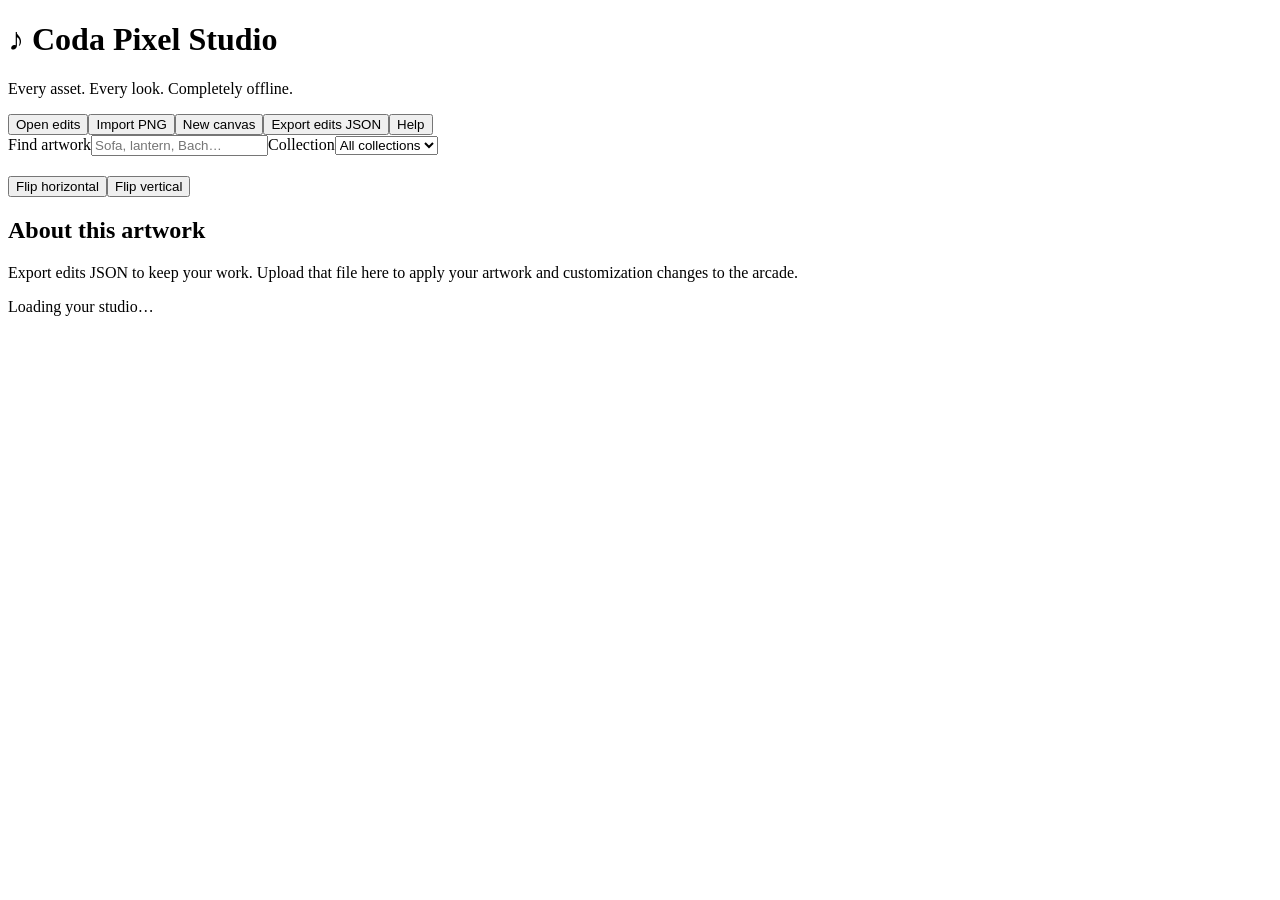
<file: tools/art-workshop.html>
<!doctype html><html lang="en"><meta charset="utf-8"><meta name="viewport" content="width=device-width,initial-scale=1"><meta http-equiv="Content-Security-Policy" content="default-src 'none'; script-src 'unsafe-inline'; style-src 'unsafe-inline'; img-src data: blob:; connect-src 'none'; font-src data:; base-uri 'none'; form-action 'none'"><title>Coda · Offline Pixel Studio</title><style>__STYLES__</style>
<header class="studio-top"><div><h1>♪ Coda Pixel Studio</h1><p>Every asset. Every look. Completely offline.</p></div><nav><button id="open">Open edits</button><button id="import-png">Import PNG</button><button id="new">New canvas</button><button id="draft" hidden>Restore draft</button><button id="save" class="primary">Export edits JSON</button><button id="help">Help</button></nav></header>
<main class="workspace"><aside class="library"><label>Find artwork<input id="search" type="search" placeholder="Sofa, lantern, Bach…"></label><label>Collection<select id="collection"><option value="">All collections</option></select></label><p id="count"></p><div id="items"></div><button id="more" hidden>Show more</button></aside><section class="paint"><div class="asset-heading"><h2 id="asset-title"></h2><div><button id="flip-x">Flip horizontal</button><button id="flip-y">Flip vertical</button></div></div><div id="editor"></div></section><aside class="inspector"><h2 id="inspector-title">About this artwork</h2><p id="asset-info"></p><section id="wardrobe" hidden><p>All customization choices are unlocked here.</p><div id="looks"></div><label>Preview motion<select id="motion"><option value="idle">Idle</option><option value="walk">Walking</option><option value="emote">Selected emote</option></select></label><div id="previews"></div><button id="sprite-sheet">Export four-view PNG</button><button id="reset-look">Reset look</button></section><p class="note">Export edits JSON to keep your work. Upload that file here to apply your artwork and customization changes to the arcade.</p></aside></main>
<footer id="status" role="status">Loading your studio…</footer><input type="file" id="json-file" accept="application/json,.json" hidden><input type="file" id="png-file" accept="image/png,.png" hidden><dialog id="help-dialog"><h2>Your offline studio</h2><p>Choose artwork on the left. Paint with a resizable pencil/eraser, draw rectangle or ellipse shapes, fill, make manual polygon or freehand lasso selections, copy, paste, stamp, feather edges, or blend colors using the same tools as the arcade. Brush size is 1–128 pixels, with round or square tips. Shapes can be outlines or solid fills. The blend brush has radius and strength controls. Use [ and ] over the canvas to change pencil size. Shortcuts: B pencil, E eraser, L line, R rectangle, O ellipse, F fill, M select, U blend, I eyedropper, S stamp. Ctrl/Cmd+Z undoes; Ctrl/Cmd+Shift+Z or Ctrl+Y redoes. Right-drag or hold Space to pan. Use Fit image for large rooms.</p><p>Choose a character view to change every wardrobe option and paint their pixels. Each direction has its own edits; the four previews show animation. Pet companions are also separate editable artwork.</p><p>Export PNG saves the selected picture. Export edits JSON saves every changed asset, character look, and direction together. Open edits continues that work in this editor. Export regularly; browser drafts may be limited by browser storage.</p><p>The artwork file is for applying through the assistant, not for importing as a world layout. Library/source-sheet edits and new canvases retain their own identities. It contains no accounts or player saves.</p><button id="close-help">Back to editing</button></dialog>
<script id="seed" type="application/json">__SEED__</script><script>__SCRIPTS__</script></html>
</file>
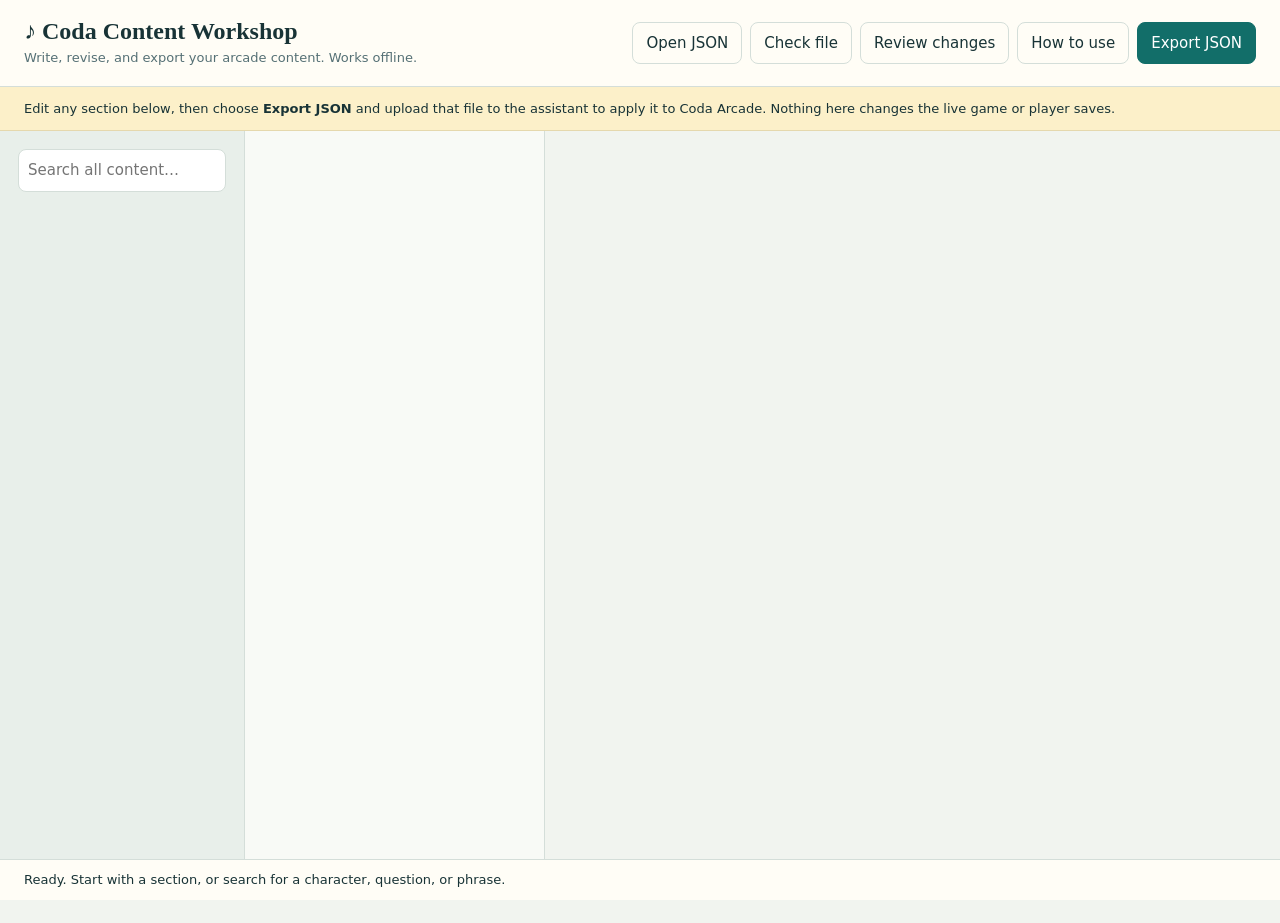
<file: tools/content-workshop-editor.html>
<!doctype html>
<html lang="en"><head><meta charset="utf-8"><meta name="viewport" content="width=device-width,initial-scale=1"><title>Coda · Content Workshop</title>
<style>
:root{color-scheme:light;--ink:#183336;--muted:#557075;--paper:#fffdf6;--line:#d4ded9;--teal:#126e69;--gold:#e8b649}*{box-sizing:border-box}body{margin:0;background:#f1f4ef;color:var(--ink);font:15px/1.5 system-ui,sans-serif}button,input,select,textarea{font:inherit}button{cursor:pointer;border:1px solid var(--line);border-radius:8px;background:var(--paper);color:var(--ink);padding:9px 13px}button:hover{border-color:var(--teal)}button:disabled{opacity:.45;cursor:default}button.primary{background:var(--teal);color:white;border-color:var(--teal)}header{background:var(--paper);padding:18px 24px;border-bottom:1px solid var(--line);display:flex;align-items:center;justify-content:space-between;gap:16px;flex-wrap:wrap}h1{font:700 24px Georgia,serif;margin:0}header p{margin:3px 0 0;color:var(--muted);font-size:13px}.actions{display:flex;gap:8px;flex-wrap:wrap}.intro{padding:12px 24px;background:#fcf0c9;border-bottom:1px solid #e5d8ad;font-size:13px}.layout{display:grid;grid-template-columns:245px 300px minmax(320px,1fr);min-height:calc(100vh - 149px)}aside{padding:18px;border-right:1px solid var(--line);background:#e8efea}aside input{width:100%;padding:9px;border:1px solid var(--line);border-radius:8px}nav{display:grid;gap:5px;margin-top:14px}nav button{text-align:left;border-color:transparent;background:transparent;padding:9px}nav button.active{background:var(--paper);border-color:var(--line);font-weight:650}.meta{font-size:12px;color:var(--muted);margin-top:18px;overflow-wrap:anywhere}.browser{background:#f8faf6;border-right:1px solid var(--line);padding:18px;max-height:calc(100vh - 149px);overflow:auto}.browser h2{font-size:16px;margin:0 0 8px}.crumbs{font-size:12px;color:var(--muted);overflow-wrap:anywhere;margin-bottom:12px}.crumbs button{padding:2px 4px;font-size:12px}.entry{display:block;width:100%;text-align:left;margin:5px 0;padding:10px;background:white}.entry.selected{border-color:var(--teal);box-shadow:inset 3px 0 var(--teal)}.entry strong{display:block;font-size:14px;overflow-wrap:anywhere}.entry small{display:block;color:var(--muted);font-size:12px;white-space:nowrap;overflow:hidden;text-overflow:ellipsis}.paging{display:flex;gap:8px;align-items:center;justify-content:space-between;margin-top:12px;font-size:12px}.detail{padding:24px;max-height:calc(100vh - 149px);overflow:auto}.detail h2{font:700 25px Georgia,serif;margin:0 0 5px}.detail .path{font:12px ui-monospace,monospace;color:var(--muted);overflow-wrap:anywhere}.toolbar{display:flex;gap:8px;flex-wrap:wrap;margin:16px 0}.field{display:block;margin:16px 0}.field>span{display:block;font-weight:650;margin-bottom:5px}.field small{display:block;font-weight:400;color:var(--muted);margin:4px 0}.field input:not([type=checkbox]),.field select,.field textarea{width:100%;padding:10px;border:1px solid #bbc9c3;border-radius:7px;background:white;color:var(--ink)}textarea{resize:vertical;min-height:75px;line-height:1.5}.field textarea.code{font:13px/1.5 ui-monospace,monospace;min-height:360px}.nested{border:1px solid var(--line);padding:12px;border-radius:8px;background:var(--paper);margin:12px 0;display:flex;justify-content:space-between;align-items:center;gap:10px}.help{color:var(--muted);font-size:13px}.status{font-size:13px;padding:10px 24px;background:var(--paper);border-top:1px solid var(--line);position:sticky;bottom:0}.bad{color:#9c2e24}.good{color:var(--teal)}dialog{border:1px solid var(--line);border-radius:12px;max-width:850px;width:calc(100vw - 36px);max-height:85vh;padding:24px;background:var(--paper);color:var(--ink)}dialog::backdrop{background:#102c36aa}dialog h2{margin-top:0}dialog pre{white-space:pre-wrap;overflow-wrap:anywhere;font-size:13px}a{color:var(--teal)}@media(max-width:1000px){.layout{grid-template-columns:200px 245px minmax(300px,1fr)}}@media(max-width:800px){header{padding:14px}.intro{padding:10px 14px}.layout{display:block}.browser,.detail{max-height:none}aside{border-bottom:1px solid var(--line)}nav{grid-template-columns:repeat(2,minmax(0,1fr))}.meta{display:none}.browser{max-height:350px}.detail{padding:18px}}
</style></head><body>
<header><div><h1>♪ Coda Content Workshop</h1><p>Write, revise, and export your arcade content. Works offline.</p></div><div class="actions"><button id="open">Open JSON</button><button id="check">Check file</button><button id="changes">Review changes</button><button id="help">How to use</button><button id="export" class="primary">Export JSON</button></div></header>
<div class="intro">Edit any section below, then choose <strong>Export JSON</strong> and upload that file to the assistant to apply it to Coda Arcade. Nothing here changes the live game or player saves.</div>
<main class="layout"><aside><input id="search" type="search" placeholder="Search all content…" aria-label="Search all content"><nav id="nav" aria-label="Content sections"></nav><div id="meta" class="meta"></div><button id="restore" hidden>Restore local draft</button></aside><section class="browser" aria-label="Browse content"><h2 id="browseTitle"></h2><div id="crumbs" class="crumbs"></div><div id="entries"></div><div id="paging" class="paging"></div></section><section class="detail" id="detail" aria-label="Content editor"></section></main>
<footer class="status" id="status" role="status">Ready. Start with a section, or search for a character, question, or phrase.</footer><input id="file" type="file" accept=".json,application/json" hidden><dialog id="dialog"><h2 id="dialogTitle"></h2><div id="dialogBody"></div><button id="closeDialog">Close</button></dialog>
<script id="seed" type="application/json">__CONTENT_PACK__</script>
<script>/*__VALIDATOR__*/</script>
<script>
(()=>{'use strict';
const $=id=>document.getElementById(id),copy=value=>JSON.parse(JSON.stringify(value));
let pack=JSON.parse($('seed').textContent),base=copy(pack),folder=['conversations'],selected=['conversations'],page=0,index=[],dirty=new Map(),history=[],autosaveTimer,searchTimer;
const SECTIONS=[['conversations','Character dialogue'],['classroom','Classroom lessons & quizzes'],['referenceLibrary','Classroom reference books'],['history','History facts & questions'],['historyProgression','History quests & rewards'],['missions','Musician missions'],['trivia','Musician trivia'],['piano','Piano Lab'],['fishing','Fishing'],['playerProgression','Levels & unlocks'],['dance','Dancing & DJ tracks'],['additionalCopy','Other dialogue & screen text'],['advancedValues','Advanced numeric rules']];
const get=(path,source=pack.content)=>path.reduce((value,key)=>value?.[key],source),keyOf=path=>JSON.stringify(path);
const title=value=>{if(value===null)return 'Empty value';if(typeof value!=='object')return String(value).slice(0,90);if(value.file&&'value'in value)return value.context+' · '+String(value.value).slice(0,70);return value.name||value.title||value.prompt||value.question||value.id||'';};
const summary=value=>Array.isArray(value)?value.length+' entries':value&&typeof value==='object'?Object.keys(value).length+' fields':typeof value;
const pretty=value=>String(value).replace(/([a-z])([A-Z])/g,'$1 $2').replace(/[-_]/g,' ').replace(/^./,s=>s.toUpperCase());
function el(tag,text,className){const node=document.createElement(tag);if(text!==undefined)node.textContent=text;if(className)node.className=className;return node;}
function button(text,fn,className){const node=el('button',text,className);node.type='button';node.onclick=fn;return node;}
function status(text,bad=false){$('status').textContent=text;$('status').className='status'+(bad?' bad':'');}
function draftKey(){return 'codaWorkshop:'+pack.baseline.sourceHashes['published-world-project.json'];}
function saveDraft(){clearTimeout(autosaveTimer);autosaveTimer=setTimeout(()=>{try{localStorage.setItem(draftKey(),JSON.stringify([...dirty.values()]));status(dirty.size+' edited fields · local draft saved. Export JSON to keep a portable copy.');}catch{status(dirty.size+' edited fields · browser draft storage unavailable. Export JSON to save your work.');}},400);}
function set(path,value,record=true){const parent=get(path.slice(0,-1)),key=path.at(-1),before=copy(parent[key]===undefined?null:parent[key]);parent[key]=value;
 if(record){const last=history.at(-1);if(!last||keyOf(last.path)!==keyOf(path))history.push({path:[...path],before});}
 const original=get(path,base.content);dirty.delete(keyOf(path));if(JSON.stringify(original)!==JSON.stringify(value))dirty.set(keyOf(path),{path:[...path],value:copy(value)});saveDraft();
}
function rebuildIndex(){index=[];function walk(value,path){if(!value||typeof value!=='object')return;const text=Object.entries(value).filter(([,v])=>typeof v!=='object').map(([k,v])=>k+' '+v).join(' ');if(text.length)index.push({path,text:(path.join(' ')+' '+text).toLowerCase(),value});for(const[k,v]of Object.entries(value))if(v&&typeof v==='object')walk(v,[...path,k]);}walk(pack.content,[]);}
function browse(path){folder=[...path];selected=[...path];page=0;$('search').value='';render();}
function choose(path){selected=[...path];renderDetails();renderEntries();}
function showDialog(title,body){$('dialogTitle').textContent=title;$('dialogBody').replaceChildren(typeof body==='string'?el('pre',body):body);$('dialog').showModal();}
function renderNav(){const nav=$('nav');nav.replaceChildren();for(const[id,name]of SECTIONS){const b=button(name,()=>browse([id]));if(folder[0]===id)b.classList.add('active');nav.append(b);}$('meta').textContent='Snapshot: '+pack.baseline.commit.slice(0,8)+'\nScope: '+pack.scope;}
function entries(){const query=$('search').value.trim().toLowerCase();if(query)return index.filter(entry=>entry.text.includes(query)).map(entry=>({...entry,label:title(entry.value)||entry.path.at(-1),description:entry.path.join(' / ')}));const value=get(folder);if(!value||typeof value!=='object')return[];return Object.entries(value).map(([key,value])=>({path:[...folder,key],value,label:title(value)||pretty(key),description:(Array.isArray(get(folder))?String(Number(key)+1):pretty(key))+' · '+summary(value)}));}
function renderEntries(){const query=$('search').value.trim(),rows=entries(),size=60;$('browseTitle').textContent=query?'Search results · '+rows.length:(SECTIONS.find(([id])=>id===folder[0])?.[1]||'Content');$('crumbs').replaceChildren();for(let i=1;i<=folder.length;i++){$('crumbs').append(button(pretty(folder[i-1]),()=>browse(folder.slice(0,i))),document.createTextNode(i<folder.length?' / ':''));}
 $('entries').replaceChildren();for(const row of rows.slice(page*size,(page+1)*size)){const b=button('',()=>choose(row.path),'entry');b.append(el('strong',row.label),el('small',row.description));if(keyOf(row.path)===keyOf(selected))b.classList.add('selected');$('entries').append(b);}
 if(!rows.length)$('entries').append(el('p',query?'No matches. Try a shorter phrase.':'No entries. Use Add entry or JSON to build this collection.','help'));
 $('paging').replaceChildren();if(rows.length>size){const back=button('Previous',()=>{page--;renderEntries();}),next=button('Next',()=>{page++;renderEntries();});back.disabled=page===0;next.disabled=(page+1)*size>=rows.length;$('paging').append(back,el('span',(page+1)+' / '+Math.ceil(rows.length/size)),next);}
}
function questionChoices(parent){return Array.isArray(parent?.answers)?parent.answers:Array.isArray(parent?.choices)?parent.choices:null;}
function primitiveField(key,value,path,parent){const label=el('label',undefined,'field');label.append(el('span',pretty(key)));let input;
 const choices=questionChoices(parent),answerField=['correct','answer'].includes(String(key));
 if(answerField&&choices&&(typeof value==='number'||typeof value==='string'&&choices.some(c=>c?.id===value))){input=el('select');choices.forEach((choice,i)=>{const option=el('option',(typeof value==='number'?i+' · ':'')+(typeof choice==='string'?choice:choice.text||choice.id));option.value=String(typeof value==='number'?i:choice.id);input.append(option);});input.value=String(value);input.onchange=()=>set(path,typeof value==='number'?Number(input.value):input.value);label.append(el('small','Choose the correct answer. Number 0 means the first answer.'));}
 else if(typeof value==='boolean'){input=el('input');input.type='checkbox';input.checked=value;input.onchange=()=>set(path,input.checked);}
 else if(typeof value==='number'){input=el('input');input.type='number';input.step='any';input.value=value;input.onchange=()=>{const number=Number(input.value);if(input.value.trim()&&Number.isFinite(number))set(path,number);else{input.value=get(path);status('Enter a valid number.',true);}};}
 else if(value===null){input=button('Edit null / add data',()=>rawEditor(path));label.append(el('small','Use JSON to replace this empty value with text, a picture specification, or another supported data object.'));}
 else{input=el('textarea');input.value=String(value);input.rows=Math.max(2,Math.min(10,Math.ceil(String(value).length/95)));input.spellcheck=!['id','kind','game','category','file'].includes(String(key));input.oninput=()=>set(path,input.value);}
 input.setAttribute('aria-label',pretty(key));label.append(input);if(['id','factId','person','category'].includes(String(key)))label.append(el('small','This ID connects content and saved progress. Keep it stable unless deliberately adding a new entry.'));return label;
}
function renderObject(value,path,depth=0){const group=el('div');if(value===null||typeof value!=='object'){group.append(primitiveField(path.at(-1),value,path,get(path.slice(0,-1))));return group;}
 for(const[key,item]of Object.entries(value)){
  if(path[0]==='additionalCopy'||path[0]==='advancedValues'){if(['id','file','line','context'].includes(key)){if(key==='file'||key==='context')group.append(el('p',key+': '+item,'help'));continue;}}
  const child=[...path,key];
  if(item!==null&&typeof item==='object'){
   if(Array.isArray(item)&&item.length<=16&&item.every(v=>v===null||typeof v!=='object')){const box=el('section');box.append(el('h3',pretty(key)));item.forEach((v,i)=>box.append(primitiveField('Answer / value '+i,v,[...child,i],item)));box.append(button('Edit list / add or remove values',()=>rawEditor(child)));group.append(box);}
   else if(depth<1&&!Array.isArray(item)&&Object.keys(item).length<=9&&!Object.values(item).some(v=>Array.isArray(v)&&v.length>16)){const details=el('details');details.open=true;details.append(el('summary',pretty(key)),renderObject(item,child,depth+1));group.append(details);}
   else{const box=el('div',undefined,'nested');box.append(el('div',pretty(key)+' · '+summary(item)),button('Open collection',()=>browse(child)));group.append(box);}
  }else group.append(primitiveField(key,item,child,value));
 }return group;
}
function rawEditor(path){const wrap=el('div');wrap.append(el('p','Edit the complete JSON for this entry. You can add or remove questions, choices, steps, fields, and other data.','help'));const area=el('textarea');area.className='code';area.style.width='100%';area.style.minHeight='45vh';area.value=JSON.stringify(get(path),null,2);area.setAttribute('aria-label','Entry JSON');wrap.append(area,button('Use this JSON',()=>{try{const value=JSON.parse(area.value);if(/"(?:__proto__|constructor|prototype)"\s*:/.test(JSON.stringify(value)))throw Error('Reserved key');set(path,value);rebuildIndex();$('dialog').close();render();}catch(error){status('JSON could not be read: '+error.message,true);}}));showDialog('Edit JSON',wrap);}
function addEntry(){const value=get(selected);if(Array.isArray(value)){let item=value.length?copy(value.at(-1)):{};if(item&&typeof item==='object'&&!Array.isArray(item)&&typeof item.id==='string')item.id=item.id+'-new-'+Date.now().toString(36);set(selected,[...value,item]);rebuildIndex();browse(selected);choose([...selected,value.length]);}
 else if(value&&typeof value==='object'){const key=prompt('Name for the new field or content ID:');if(key&&!['__proto__','constructor','prototype'].includes(key)&&!Object.hasOwn(value,key)){set(selected,{...value,[key]:''});renderDetails();}}}
function renderDetails(){const root=$('detail'),value=get(selected);root.replaceChildren();root.append(el('h2',title(value)||pretty(selected.at(-1))),el('div',selected.join(' / '),'path'));const toolbar=el('div',undefined,'toolbar');toolbar.append(button('Browse inside',()=>browse(selected)),button('Edit as JSON',()=>rawEditor(selected)),button('Undo last edit',()=>{const last=history.pop();if(last){set(last.path,last.before,false);rebuildIndex();render();}}));
 if(value&&typeof value==='object')toolbar.append(button(Array.isArray(value)?'Add entry':'Add field',addEntry));
 const parent=get(selected.slice(0,-1));if(Array.isArray(parent)){toolbar.append(button('Delete this entry',()=>{const next=copy(parent);next.splice(Number(selected.at(-1)),1);set(selected.slice(0,-1),next);rebuildIndex();browse(selected.slice(0,-1));}));}
 root.append(toolbar);if(selected[0]==='historyProgression')root.append(el('p','Edit rewards, pass scores and the full quest schedule. Keep goal wording, target numbers and related rules consistent. Structural progression changes will be reviewed when the file is applied.','help'));
 if(selected[0]==='advancedValues')root.append(el('p','These are the remaining source constants, including timing and rule thresholds. Edit only values you understand; the source context travels with your export.','help'));
 root.append(renderObject(value,selected));
}
function render(){renderNav();renderEntries();renderDetails();}
function download(value,name,type='application/json'){const blob=new Blob([value],{type}),url=URL.createObjectURL(blob),a=el('a');a.href=url;a.download=name;document.body.append(a);a.click();a.remove();setTimeout(()=>URL.revokeObjectURL(url),1000);}
$('export').onclick=()=>{const result=CodaWorkshopValidation.validate(pack),out=copy(pack);out.exportedAt=new Date().toISOString();download(JSON.stringify(out,null,2)+'\n',result.ok?'coda-content-edited.json':'coda-content-draft.json');status(result.ok?'Exported. Upload coda-content-edited.json to the assistant to apply your changes.':'Draft exported with '+result.errors.length+' issues. Use Check file to fix them before applying.',!result.ok);};
$('check').onclick=()=>{const result=CodaWorkshopValidation.validate(pack);showDialog(result.ok?'Content check passed':'Content needs attention',(result.errors.length?'Errors:\n'+result.errors.join('\n'):'No structural errors found.')+(result.warnings.length?'\n\nReview:\n'+result.warnings.join('\n'):'')+'\n\nChanges to IDs, new content types, and gameplay rules will also be reviewed against the game when you upload this file.');};
$('changes').onclick=()=>{const changes=CodaWorkshopValidation.diff(base.content,pack.content);showDialog(changes.length+' changed fields',changes.length?changes.map(change=>change.path+'\nBEFORE: '+JSON.stringify(change.before)+'\nAFTER: '+JSON.stringify(change.after)).join('\n\n'):'No changes from the content loaded when this editor opened.');};
$('open').onclick=()=>$('file').click();$('file').onchange=async()=>{const file=$('file').files[0];if(!file)return;try{const next=JSON.parse(await file.text());if(next.format!=='CodaContentWorkshop'||next.version!==1||!next.content||!next.baseline)throw Error('Choose a Content Workshop JSON file, not a world-project export.');if(/"(?:__proto__|constructor|prototype)"\s*:/.test(JSON.stringify(next.content)))throw Error('The file contains a reserved object key.');pack=next;dirty=new Map();history=[];folder=['conversations'];selected=[...folder];rebuildIndex();render();status('Opened '+file.name+'. Use Check file to review it.');}catch(error){status(error.message,true);}finally{$('file').value='';}};
$('help').onclick=()=>showDialog('Edit outside the arcade','1. Choose a section or search for a phrase.\n2. Select an entry. Use Open collection to go deeper.\n3. Edit text, choices, correct answers, rewards, and targets. Answer indexes begin at 0.\n4. Add or delete list entries, or use Edit as JSON for any structural change.\n5. Choose Check file, then Export JSON.\n6. Upload that JSON file to the assistant and ask to apply it. The assistant reviews changes, updates the appropriate game files and tests them before any push.\n\nThis editor works offline and sends nothing anywhere. Your latest published fact and quiz edits are already included. Player progress, passwords and account data are not included.\n\nKeep existing IDs stable where possible. New IDs, new lesson mechanics or changed progression logic may require additional code changes when applied.\n\nOther dialogue & screen text covers remaining inline room dialogue, hints and messages. Dynamic template fragments keep their variable bindings in the game. Advanced numeric rules exposes remaining source constants.\n\nYour edits are saved as a local browser draft when storage is available. Export JSON regularly; use Open JSON to continue from a downloaded file. A draft with validation errors can still be exported for later editing.');
$('closeDialog').onclick=()=>$('dialog').close();$('search').oninput=()=>{clearTimeout(searchTimer);searchTimer=setTimeout(()=>{page=0;rebuildIndex();renderEntries();},180);};
$('restore').onclick=()=>{try{const edits=JSON.parse(localStorage.getItem(draftKey())||'[]');for(const edit of edits)set(edit.path,edit.value,false);rebuildIndex();render();status('Restored local draft.');$('restore').hidden=true;}catch(error){status('Draft could not be restored: '+error.message,true);}};
document.addEventListener('keydown',event=>{if((event.ctrlKey||event.metaKey)&&event.key.toLowerCase()==='s'){event.preventDefault();$('export').click();}});window.addEventListener('beforeunload',event=>{if(dirty.size){event.preventDefault();event.returnValue='';}});
try{$('restore').hidden=!JSON.parse(localStorage.getItem(draftKey())||'[]').length;}catch{}rebuildIndex();render();
})();
</script></body></html>
</file>
<file: title-screen.css>
/* A clear first choice, using the same navy and mint as the game menus. */
:root{color-scheme:dark;font-family:system-ui,-apple-system,BlinkMacSystemFont,"Segoe UI",sans-serif;color:#f9f8ff;background:#111a2e;--mint:#b0f1d0;--muted:#dce6f6}
*{box-sizing:border-box}
body{margin:0;min-height:100svh;display:flex;flex-direction:column;padding:env(safe-area-inset-top) env(safe-area-inset-right) env(safe-area-inset-bottom) env(safe-area-inset-left);isolation:isolate}
a{color:inherit;text-decoration:none}
button,a{-webkit-tap-highlight-color:transparent;touch-action:manipulation}
button{font:inherit;cursor:pointer}
button:focus-visible,a:focus-visible{outline:3px solid #ffda81;outline-offset:5px}
[hidden]{display:none!important}
.arcade-scene{position:fixed;inset:0;z-index:-2;background:linear-gradient(100deg,#10182be0 3%,#121c30b0 48%,#10182bc9),linear-gradient(0deg,#111a2ed9,transparent 58%),url("assets/world/title-current-arcade.webp?v=current-1") center/cover no-repeat;image-rendering:pixelated}
.arcade-grid{display:none}
.title-header,.title-footer{display:flex;align-items:center;justify-content:space-between;gap:16px;width:min(1250px,100%);margin-inline:auto;padding:20px 36px}
.title-brand{display:inline-flex;align-items:center;gap:10px;min-height:44px;color:#e1fff3;font-size:16px;font-weight:800;letter-spacing:.07em}
.title-brand>span{font-size:30px;color:var(--mint)}
#titleMotion{min-height:44px;padding:9px 13px;border:1px solid #8da5c1;border-radius:10px;background:#1d2c46e8;color:#edf4ff;font-size:14px}
#titleMotion:disabled{cursor:default;opacity:.8}
.title-stage{display:grid;grid-template-columns:minmax(0,1fr) minmax(360px,1fr);align-items:start;align-content:start;gap:clamp(32px,6vw,88px);width:min(1180px,100%);margin:0 auto;flex:1;padding:28px 36px 38px}
.title-intro{min-width:0;align-self:center}
h1{display:flex;flex-direction:column;align-items:flex-start;margin:0;font-weight:900;line-height:.93;letter-spacing:.02em}
.title-the{font-size:15px;letter-spacing:.5em;margin:0 0 17px 5px;color:#d4fff0}
.title-coda{font-size:clamp(90px,9vw,126px);color:#fff6ff;letter-spacing:.025em;text-shadow:4px 4px 0 #72569a,0 0 28px #baa0ff38}
.title-arcade{font-size:clamp(56px,5.8vw,80px);margin-top:13px;letter-spacing:.01em;color:var(--mint);text-shadow:3px 3px 0 #285a70}
.title-tagline{max-width:400px;margin:27px 0 0;color:#edf5ff;font-size:22px;line-height:1.5}
.title-eyebrow,.title-adventures,.panel-topline,.panel-note,.panel-bottomline{display:none}
.start-panel{display:grid;grid-template-columns:minmax(0,1fr);grid-template-areas:"heading" "greeting" "actions" "status" "teacher";row-gap:12px;min-width:0;padding:28px;border:1px solid #94a8cf;border-radius:22px;background:linear-gradient(145deg,#24334ff5,#17233cf7);box-shadow:0 20px 60px #070c1b73}
.start-panel h2{grid-area:heading;margin:0;color:#fbfbff;font-size:36px;line-height:1.15;letter-spacing:-.02em}
.start-greeting{grid-area:greeting;min-height:1.5em;margin:0;color:var(--muted);font-size:18px;line-height:1.5}
.start-actions{grid-area:actions;display:flex;flex-direction:column;gap:14px}
.start-button{display:grid;grid-template-columns:48px minmax(0,1fr) 20px;align-items:center;gap:14px;min-width:0;min-height:100px;padding:18px;border:2px solid #7f95bb;border-radius:15px;background:linear-gradient(125deg,#2d3e61,#253450);color:#faf9ff;transition:background-color .15s,border-color .15s}
.start-button .button-icon{display:grid;place-items:center;width:48px;height:48px;color:#c7c1ff;font-size:30px}
.start-button .button-icon svg{display:block;width:44px;height:44px}
.start-button>span:nth-child(2){min-width:0}
.start-button strong{display:block;min-height:1.25em;font-size:22px;line-height:1.25;font-weight:800;overflow-wrap:anywhere}
.start-button small{display:block;min-height:2.9em;margin-top:5px;color:#dce6f7;font-size:16px;line-height:1.45;overflow-wrap:anywhere}
.start-button>b{font-size:24px;font-weight:500;line-height:1}
.guest-button{order:-1}
.start-button.is-primary{border-color:#c6ffdf;background:linear-gradient(125deg,#baf4d8,#9ae5c8);color:#153a34;box-shadow:0 5px 0 #235c5c}
.start-button.is-primary small{color:#26594f}
.start-button.is-primary .button-icon{color:#28594f}
.start-button:hover{border-color:#c4d8ff;background:#354b70}
.start-button.is-primary:hover{border-color:#edfff4;background:#cbffe5}
.start-button.is-unavailable{opacity:.62}
.start-button.is-unavailable:hover{background:#253450;border-color:#7f95bb}
.start-hint{grid-area:status;display:flex;align-items:center;min-height:64px;margin:0;color:#dce6f6;font-size:15px;line-height:1.5}
.teacher-link{grid-area:teacher;display:inline-flex;justify-self:start;align-items:center;justify-content:center;gap:9px;min-height:44px;padding:8px 0;font-size:16px;font-weight:700;color:#d9d9ff}
.teacher-link:hover,.title-footer>a:hover{color:#c7ffe5;text-decoration:underline;text-underline-offset:4px}
.title-session-status{grid-area:status;display:flex;align-items:center;gap:10px;min-height:64px;margin:0;padding:10px 13px;border:1px solid #8ba1c1;border-radius:10px;background:#1d304a;color:#e6edfa;font-size:15px;line-height:1.45;overflow-wrap:anywhere}
.start-panel:has(.title-session-status:not([hidden])) .start-hint{visibility:hidden}
.title-session-status::before{content:"";width:8px;height:8px;flex:0 0 8px;border-radius:50%;background:#c0c5dd}
.title-session-status[data-session-state="signed-in"]{color:#d2ffeb;border-color:#8fe3c4;background:#1e4246}
.title-session-status[data-session-state="signed-in"]::before{background:#a7f2c7}
.title-session-status[data-session-state="blocked"],.title-session-status[data-session-state="unavailable"],.title-session-status[data-session-state="signed-out"]{color:#ffe5bd;border-color:#c5a579;background:#40384a}
.title-footer{font-size:14px;color:#d5dff0;padding-top:10px;padding-bottom:18px}
.title-footer>a{display:inline-flex;align-items:center;gap:8px;min-height:44px;padding:8px 0}
.script-notice{margin:0;padding:16px;background:#2b3a55;color:#f5f7ff;font-size:16px;line-height:1.5;text-align:center}
.motion-off *{animation:none!important;transition:none!important}
@media(max-width:760px){
 .title-header{padding:12px 18px;gap:10px}
 .title-brand{font-size:13px;letter-spacing:.04em;gap:8px}
 .title-brand>span{font-size:26px}
 #titleMotion{padding:8px 10px;font-size:13px}
 .title-stage{grid-template-columns:minmax(0,1fr);gap:23px;width:min(490px,100%);padding:13px 18px 24px}
 .title-intro{text-align:center}
 h1{flex-direction:row;align-items:baseline;justify-content:center;gap:10px}
 .title-the{display:none}
 .title-coda{font-size:48px}
 .title-arcade{font-size:32px;margin-top:0}
 .title-tagline{max-width:340px;margin:15px auto 0;font-size:18px;line-height:1.4}
 .start-panel{padding:23px 20px;border-radius:18px}
 .start-panel h2{font-size:31px}
 .start-greeting{font-size:18px;margin:0}
 .start-button{grid-template-columns:42px minmax(0,1fr) 17px;gap:12px;min-height:98px;padding:15px}
 .start-button .button-icon{width:42px;height:44px}
 .start-button .button-icon svg{width:40px;height:40px}
 .start-button strong{font-size:21px}
 .start-button small{font-size:16px}
 .start-hint{margin:0}
 .title-footer{padding:6px 18px 14px;font-size:13px}
 .title-footer>span{display:none}
 .arcade-scene{background-position:center,center,52% center}
}
@media(max-width:360px){
 .title-header{padding-inline:14px}
 .title-brand{font-size:12px;gap:6px}
 #titleMotion{font-size:12px;padding-inline:8px}
 .title-stage{padding-inline:14px;gap:19px}
 .title-coda{font-size:42px}.title-arcade{font-size:28px}
 .start-panel{padding:20px 16px}
 .start-button{grid-template-columns:34px minmax(0,1fr);gap:10px;padding:14px}
 .start-button>b{display:none}
 .start-button .button-icon{width:34px}
 .start-button .button-icon svg{width:34px;height:38px}
 .start-button strong{font-size:19px}
 .start-button small{font-size:16px}
 .title-session-status{font-size:15px;padding:10px}
}
@media(min-width:761px) and (max-height:740px){
 .title-header{padding-block:10px}
 .title-stage{padding-block:17px;gap:46px}
 .title-coda{font-size:100px}.title-arcade{font-size:64px}
 .title-tagline{margin-top:23px;font-size:21px}
 .start-panel{padding:23px}
 .start-panel h2{font-size:32px}
 .start-greeting{margin:0}
 .start-button{min-height:90px;padding:16px}
 .title-footer{padding-block:6px}
}
@media(max-height:760px) and (max-width:599px){
 .title-header{padding-block:8px}
 .title-stage{padding-top:8px;gap:0}
 .title-intro{position:absolute;width:1px;height:1px;padding:0;margin:-1px;overflow:hidden;clip-path:inset(50%);white-space:nowrap}
 .start-panel{padding:20px 17px;row-gap:10px}
 .start-panel h2{font-size:29px}
 .start-greeting{display:none}
 .start-button{min-height:94px}
}
@media(max-height:500px) and (min-width:600px){
 .title-header{padding:4px 22px}
 .title-stage{grid-template-columns:minmax(0,1fr) minmax(330px,440px);gap:30px;width:min(1050px,100%);padding:4px 22px 8px}
 .title-intro{text-align:left}h1{flex-direction:column;align-items:flex-start;gap:0}
 .title-coda{font-size:70px}.title-arcade{font-size:44px;margin-top:9px}
 .title-the{display:none}
 .title-tagline{font-size:18px;margin:20px 0 0}
 .start-panel{padding:12px;row-gap:8px}
 .start-panel h2{font-size:26px}
 .start-greeting{display:none}
 .start-actions{gap:10px}
 .start-button{min-height:70px;padding:8px 12px;grid-template-columns:36px minmax(0,1fr) 16px;gap:11px}
 .start-button .button-icon{width:36px;height:40px}
 .start-button .button-icon svg{width:34px;height:34px}
 .start-button strong{font-size:19px}
 .start-button small{min-height:1.35em;font-size:16px;line-height:1.35;margin-top:3px}
 .start-hint{min-height:48px;font-size:14px;margin:0}
 .teacher-link{font-size:15px;min-height:44px}
 .title-session-status{font-size:14px;min-height:48px;margin:0;padding:8px 10px}
 .title-footer{padding:0 22px 5px;font-size:13px}
}
@media(prefers-reduced-motion:reduce){*,*::before,*::after{animation:none!important;transition:none!important;scroll-behavior:auto!important}}
</file>
<file: player-progression.css>
.player-progression h2{color:#a2fff0;margin:4px 0 15px}.player-progression progress{width:100%;height:18px;accent-color:#71e9d7}.player-progression>p{line-height:1.55}.progression-rewards{display:grid;gap:9px;margin:19px 0}.progression-reward{padding:12px 14px;border:1px solid #615379;border-radius:7px;background:#19182e;color:#b9abc9}.progression-reward strong{color:#dac1ee}.progression-reward p{margin:6px 0 0;font-size:12px;line-height:1.5}.progression-reward.is-unlocked{border-color:#55968b;background:#193b3d;color:#bdebe1}.progression-reward.is-unlocked strong{color:#9dffe5}.progression-event{font-size:12px;padding:7px 10px;background:#28213d;border-left:3px solid #bca0dd}#levelBtn{color:#e9d68e;border-color:#c6aa65}.song-level-summary{border:1px solid #5e6389;border-radius:8px;padding:12px 15px;background:#202440;margin-bottom:12px;color:#c9d4ef}.song-level-summary strong{color:#f0d793}.song-level-summary small{display:block;margin-top:5px;line-height:1.5}
</file>
<file: music-notation.css>
/* Bravura 1.482, Copyright Steinberg Media Technologies GmbH, SIL OFL 1.1. */
@font-face{font-family:CodaBravura;src:url('assets/fonts/bravura/Bravura.woff2') format('woff2');font-style:normal;font-weight:400;font-display:block}
.coda-music-glyph{font-family:CodaBravura!important;font-style:normal;font-weight:400;font-synthesis:none;letter-spacing:0;text-rendering:geometricPrecision}
.coda-notated-staff{overflow:visible}.coda-note-symbol{overflow:visible;vertical-align:middle}
</file>
<file: song-machine/simple-mode.css>
/* Simple and Advanced share the song; only their views change. */
body>header{display:flex;align-items:center;justify-content:space-between;gap:14px;flex-wrap:wrap}
body>header h1{flex:1;min-width:0}
.song-editor-mode{min-height:44px;padding:8px 12px;flex:none;max-width:190px;line-height:1.25;border-color:#7bd8cb;color:#cafff0;font-weight:700;white-space:normal}
.song-master-volume{display:grid;grid-template-columns:auto minmax(90px,1fr) 42px;align-items:center;gap:8px;flex:0 1 250px;min-width:190px;max-width:290px;min-height:44px;color:#d5e9ef;font-size:13px;font-weight:700}
.song-master-volume input{min-width:0;width:100%;height:44px;margin:0;padding:0;accent-color:#6be4d0;cursor:pointer}
.song-master-volume output{text-align:right;font-variant-numeric:tabular-nums;color:#b8fff0}
.song-master-volume input:focus-visible{outline:3px solid #b8fff0;outline-offset:2px;border-radius:6px}
body[data-editor-mode="simple"]>header small{display:none}
body[data-editor-mode="simple"] main>.toolbar,body[data-editor-mode="simple"] #gridview,body[data-editor-mode="simple"] #settings-summary,body[data-editor-mode="simple"] .pitch-legend,body[data-editor-mode="simple"] #song-level-summary,body[data-editor-mode="simple"] .grid-touch-tools{display:none!important}
body[data-editor-mode="advanced"] #simpleSongEditor,body[data-editor-mode="advanced"] [data-simple-only]{display:none!important}
#simpleSongEditor[hidden]{display:none!important}
#simpleSongEditor{--simple-step-size:28px;--simple-pitch-size:76px;--simple-row-size:27px;background:#151e35;border:1px solid #4e6c8b;border-radius:12px;padding:12px;min-width:0}
.simple-song-toolbar{display:flex;align-items:end;gap:12px;flex-wrap:wrap}
.simple-song-toolbar button,.simple-song-toolbar select{min-height:44px}
.simple-song-transport{display:flex;gap:6px;align-items:center;flex-wrap:wrap}
.simple-song-transport button{padding:8px 11px;white-space:nowrap}
.simple-tempo{display:grid;grid-template-columns:auto auto;align-items:center;gap:3px 9px;min-width:150px;flex:1 1 150px;max-width:250px}
.simple-tempo output{font-weight:750;color:#adfff0;text-align:right}
.simple-tempo input{grid-column:1/-1;min-height:30px;padding:0;width:100%;accent-color:#66e8d3}
.simple-instrument{flex:1 1 220px;min-width:150px}
.simple-instrument select{width:100%;min-width:0;max-width:100%}
#simpleMenu{min-width:70px;border-color:#7ac7ce}
.simple-note-palette{display:flex;gap:7px;flex-wrap:wrap;margin:12px 0 8px}
.simple-note-palette button{display:flex;align-items:center;justify-content:center;gap:7px;min-height:52px;min-width:96px;padding:5px 12px;color:#e8f5ff}
.simple-note-palette .coda-note-symbol{height:38px;width:30px;flex:none}
.simple-note-palette button[aria-pressed="true"]{border-color:#a3f7d9;background:#24605e;color:#e7fff4;box-shadow:inset 0 0 0 1px #a3f7d9}
.simple-song-caption{display:flex;justify-content:space-between;align-items:center;gap:12px;flex-wrap:wrap;margin:0 0 8px;font-size:12px;color:#b9cfe2}
.simple-song-caption p{margin:0}
#simpleEditingLabel{color:#c9f0e9}
#simpleLengthHint{font-size:12px}
.simple-song-gesture{display:none}
.simple-song-help{margin:0 0 10px;color:#b9cce5;font-size:12px;line-height:1.45}
.simple-song-grid-wrap{position:relative;max-width:100%;height:min(65dvh,690px);min-height:250px;overflow:auto;overscroll-behavior:contain;border:1px solid #587792;border-radius:8px;scroll-padding-left:var(--simple-pitch-size);scroll-padding-top:27px;scrollbar-color:#7699b2 #17233b;touch-action:pan-x pan-y}
.simple-song-pitch-grid{display:grid;min-width:max-content;position:relative}
.simple-bar-label{position:sticky;top:0;height:27px;z-index:4;background:#283a54;border-right:1px solid #32445e;padding:6px 0 4px 4px;font-size:10px;white-space:nowrap;overflow:visible;color:#d6eaff}
.simple-bar-label.is-bar{border-left:3px solid #b9d6e5}
.simple-corner{left:0;z-index:6;width:var(--simple-pitch-size);border-right:2px solid #7899b0;padding-left:6px;font-size:10px}
.simple-song-row-label{position:sticky;left:0;z-index:3;display:flex;align-items:center;justify-content:center;height:var(--simple-row-size);width:var(--simple-pitch-size);background:#24334a;color:#d7eaff;border-right:2px solid #7899b0;border-bottom:1px solid #43556c;font-size:11px;font-weight:650}
.simple-song-row-label.low{background:#273f69;color:#bad9ff}.simple-song-row-label.middle{background:#23534c;color:#c5ffe5}.simple-song-row-label.high{background:#59375e;color:#ffddfb}.simple-song-row-label.simple-drum-label{background:#583456;color:#ffe1fb;border-top:1px solid #a07a9e}
#simpleSongEditor .simple-song-cell{width:var(--simple-step-size);height:var(--simple-row-size);min-height:0;border-radius:0;padding:0;touch-action:auto;outline-offset:-3px}
#simpleSongEditor[data-grid-mode="draw"] .simple-song-cell{touch-action:pan-y}
#simpleSongEditor .simple-song-cell.perc{border-top:1px solid #6a4a6b;background-color:#201c34}
#simpleSongEditor .simple-song-cell.perc.filled{background:var(--pitch)}
#simpleSongEditor .simple-song-cell.simple-ghost{background:color-mix(in srgb,var(--pitch) 25%,#111b2e);box-shadow:inset 0 0 0 1px #d7e3f029}
.simple-cell-note{position:absolute;left:1px;top:0;display:block;width:24px;height:var(--simple-row-size);color:#fff;pointer-events:none;filter:drop-shadow(1px 1px #18233b)}
.simple-cell-note .coda-note-symbol{display:block;width:22px;height:27px;overflow:visible}
.simple-ghost .simple-cell-note{opacity:.48}
.simple-song-status{min-height:19px;margin:9px 0 0;color:#adfff0;font-size:12px}
body[data-editor-mode="simple"] #settings-panel:not([hidden]){position:fixed;inset:50% auto auto 50%;transform:translate(-50%,-50%);z-index:90;width:min(760px,calc(100vw - 24px));max-height:calc(100dvh - 32px);margin:0;padding:18px;overflow:auto;overscroll-behavior:contain;border:2px solid #89bbb8;background:#17263eeF;box-shadow:0 0 0 100vmax #040918ca,0 20px 90px #000c}
body[data-editor-mode="simple"] #settings-panel h2{padding-right:135px;min-height:44px;display:flex;align-items:center;color:#bcfff0}
#simpleMenuClose{position:absolute;right:16px;top:16px;min-height:44px;font-size:14px}
body[data-editor-mode="simple"] #settings-panel .settings-fields{display:grid;grid-template-columns:repeat(2,minmax(0,1fr));gap:14px;align-items:end}
body[data-editor-mode="simple"] #settings-panel .settings-fields label{min-width:0}
body[data-editor-mode="simple"] #settings-panel .settings-fields label:first-child{grid-column:1/-1}
body[data-editor-mode="simple"] #settings-panel .settings-fields input,body[data-editor-mode="simple"] #settings-panel .settings-fields select{width:100%;min-height:44px;font-size:16px}
body[data-editor-mode="simple"] #songSaveTools{display:flex;margin-top:16px;padding-top:14px;border-top:1px solid #4f718b}
@media(pointer:coarse),(max-width:700px){
 body>header{padding:9px max(10px,env(safe-area-inset-right)) 9px max(10px,env(safe-area-inset-left));gap:7px}
 body>header h1{font-size:15px!important;letter-spacing:.5px}
 .song-editor-mode{font-size:12px;min-height:44px;padding:7px 9px;max-width:148px}
 .song-master-volume{order:2;flex:1 0 100%;max-width:none;min-width:0;grid-template-columns:55px minmax(0,1fr) 42px;gap:9px}
 body[data-editor-mode="simple"] main{padding:8px max(7px,env(safe-area-inset-right)) calc(12px + env(safe-area-inset-bottom)) max(7px,env(safe-area-inset-left))}
 #simpleSongEditor{--simple-step-size:36px;--simple-pitch-size:69px;--simple-row-size:39px;padding:9px}
 .simple-song-toolbar{gap:8px;align-items:center;display:grid;grid-template-columns:minmax(0,1fr) 68px}
 .simple-song-transport{grid-column:1/-1;display:grid;grid-template-columns:repeat(4,minmax(0,1fr));gap:5px}
 .simple-song-transport button{padding:8px 3px;min-width:0;font-size:13px;font-weight:700}
 .simple-tempo{grid-column:1/-1;max-width:none;min-width:0;grid-template-columns:auto auto 1fr;gap:8px}
 .simple-tempo input{grid-column:auto;min-height:32px}
 .simple-instrument{min-width:0;font-size:12px}
 .simple-instrument select{min-height:44px;font-size:14px;padding:7px}
 #simpleMenu{min-width:0;align-self:end}
 .simple-note-palette{display:grid;grid-template-columns:repeat(5,minmax(0,1fr));gap:5px;margin:10px 0 8px}
 .simple-note-palette button{min-width:0;min-height:68px;display:flex;flex-direction:column;gap:1px;padding:3px 1px;font-size:10px;line-height:1.2}
 .simple-note-palette .coda-note-symbol{height:38px;width:29px}
 .simple-song-caption{font-size:11px;gap:3px;margin-bottom:7px}
 #simpleLengthHint{display:none}
 .simple-song-gesture{display:flex;gap:6px;margin:0 0 7px}
 .simple-song-gesture button{min-height:44px;flex:1;padding:5px;font-size:12px}
 .simple-song-gesture button[aria-pressed="true"]{background:#255662;border-color:#7bead5}
 .simple-song-help{font-size:11px;line-height:1.35;margin-bottom:8px}
 .simple-song-grid-wrap{height:max(260px,calc(100dvh - 394px));min-height:260px;max-height:65dvh}
 .simple-song-row-label{font-size:12px}
 .simple-cell-note{top:4px}
 .simple-cell-note .coda-note-symbol{width:28px;height:34px}
 .simple-song-status{font-size:11px;margin-top:8px;min-height:17px}
 body[data-editor-mode="simple"] #settings-panel:not([hidden]){padding:14px;width:calc(100vw - 16px);max-height:calc(100dvh - 16px)}
 body[data-editor-mode="simple"] #settings-panel h2{padding-right:120px}
 #simpleMenuClose{top:12px;right:12px;font-size:13px}
 body[data-editor-mode="simple"] #settings-panel .settings-fields{gap:10px}
 body[data-editor-mode="simple"] footer{padding:10px 10px calc(16px + env(safe-area-inset-bottom));font-size:10px}
}
@media(pointer:coarse) and (orientation:landscape) and (max-height:500px){
 body[data-editor-mode="simple"]>header{padding-top:5px;padding-bottom:5px}
 body[data-editor-mode="simple"] #simpleSongEditor{--simple-row-size:32px}
 .simple-song-toolbar{display:flex;align-items:end;gap:8px}
 .simple-song-transport{display:flex;flex:none;gap:5px}
 .simple-song-transport button{min-width:52px;padding:6px 7px}
 .simple-tempo{flex:1 1 150px;min-width:120px;max-width:190px;grid-template-columns:auto auto;gap:0 5px}
 .simple-tempo input{grid-column:1/-1;min-height:22px}
 .simple-instrument{flex:1 1 180px;max-width:240px}
 #simpleMenu{min-width:60px}
 .simple-note-palette{display:flex;gap:6px;margin:8px 0}
 .simple-note-palette button{flex-direction:row;min-width:90px;min-height:44px;padding:2px 7px;font-size:12px;gap:4px}
 .simple-note-palette .coda-note-symbol{height:34px;width:26px}
 .simple-song-gesture{position:absolute;right:28px;margin-top:-52px;gap:5px}
 .simple-song-gesture button{min-height:44px;max-width:100px;padding:3px 6px;font-size:11px}
 .simple-song-caption{margin-bottom:5px}
 .simple-song-help{display:none}
 .simple-song-grid-wrap{height:max(220px,calc(100dvh - 245px));min-height:220px;max-height:none}
 .simple-cell-note{top:0}
 .simple-cell-note .coda-note-symbol{height:31px;width:25px}
}
/* Keep the Simple grid within reach on short screens. */
body[data-editor-mode="simple"]>header h1{font-size:23px}
body[data-editor-mode="simple"] footer{display:none}
body[data-editor-mode="simple"] #settings-panel:not([hidden]){background:#17263e}
body[data-editor-mode="simple"] #settings-panel .simple-song-gesture{display:flex;gap:8px;margin:16px 0 0;position:static}
body[data-editor-mode="simple"] #settings-panel .simple-song-gesture button{min-height:44px;flex:1;font-size:13px}
.simple-bar-label.is-bar{z-index:5}
@media(pointer:coarse),(max-width:700px){
 body[data-editor-mode="simple"]>header h1{font-size:18px!important;letter-spacing:.5px}
 body[data-editor-mode="simple"] .song-editor-mode{min-height:44px;max-width:none;font-size:13px}
 .simple-instrument{font-size:0;gap:0}
 .simple-song-help{min-height:15px}
 .simple-song-grid-wrap{height:max(250px,calc(100dvh - 382px));min-height:250px;max-height:none}
}
@media(pointer:coarse) and (orientation:landscape) and (max-height:500px){
 .simple-song-grid-wrap{height:max(140px,calc(100dvh - 242px));min-height:140px;max-height:none}
 body[data-editor-mode="simple"] #settings-panel .simple-song-gesture button{max-width:none}
}
.simple-song-grid-wrap,.simple-song-cell{user-select:none;-webkit-user-select:none;-webkit-touch-callout:none}
#simpleSongEditor .simple-song-grid-wrap{height:max(260px,calc(100dvh - 350px))}
body[data-editor-mode="simple"] #settings-panel .settings-fields label{grid-column:auto}
body[data-editor-mode="simple"] #settings-panel .settings-fields label:first-child{grid-column:1/-1}
@media(pointer:coarse),(max-width:700px){#simpleSongEditor .simple-song-grid-wrap{height:max(250px,calc(100dvh - 400px))}}
@media(pointer:coarse) and (orientation:landscape) and (max-height:500px){#simpleSongEditor .simple-song-grid-wrap{height:max(140px,calc(100dvh - 245px))}}
/* Keep Advanced's original setting-label order intact. */
body[data-editor-mode="simple"] #simpleSoundLabel{display:flex;flex-direction:column;gap:5px;margin:0 0 14px;min-width:0}
body[data-editor-mode="simple"] #simpleSound{width:100%;min-height:44px;font-size:16px}
body[data-editor-mode="simple"] #settings-panel .settings-fields label:first-child{grid-column:auto}
/* A part is a layer of notes; Sound changes that layer's voice in place. */
#simpleSoundLabel[hidden]{display:none!important}
.simple-sound-chooser{position:relative;display:flex;flex-direction:column;gap:4px;flex:1 1 200px;min-width:180px;max-width:340px;font-size:14px}
#simpleSoundPicker{display:flex;align-items:center;justify-content:space-between;gap:10px;width:100%;min-height:44px;padding:9px 12px;text-align:left;border-color:#80c9c4;background:#213c4b}
#simpleSoundName{min-width:0;overflow:hidden;text-overflow:ellipsis;white-space:nowrap}
#simpleSoundList{position:fixed;z-index:140;overflow:auto;overscroll-behavior:contain;border:2px solid #9ccbc9;border-radius:10px;background:#142235;box-shadow:0 12px 40px #0009;padding:5px;scrollbar-color:#82b2bb #142235}
#simpleSoundList[hidden]{display:none!important}
#simpleSoundList .simple-sound-option{display:flex;align-items:center;justify-content:space-between;gap:12px;width:100%;min-height:46px;border:1px solid transparent;border-radius:6px;background:transparent;color:#efffff;padding:10px;font-size:16px;text-align:left;cursor:pointer}
#simpleSoundList .simple-sound-option:hover,#simpleSoundList .simple-sound-option:focus-visible{border-color:#9becdc;background:#2b485a;outline:2px solid #9becdc;outline-offset:-2px}
#simpleSoundList .simple-sound-option[aria-selected=true]{background:#235b5b;border-color:#77d9c9}
#simpleSoundList .simple-sound-option.is-locked{color:#b1bac7;background:#1d2a3c;cursor:help}
#simpleSoundList .simple-sound-option.is-locked:hover,#simpleSoundList .simple-sound-option.is-locked:focus-visible{background:#344052}
#simpleSoundList .simple-sound-option small{font-size:13px;white-space:nowrap;color:#bec8d5}
.simple-unlock-backdrop{position:fixed;inset:0;z-index:220;display:grid;place-items:center;padding:16px;background:#040a16bd}
.simple-unlock-backdrop[hidden]{display:none!important}
.simple-unlock-panel{width:min(480px,100%);max-height:calc(100dvh - 32px);overflow:auto;border:2px solid #9bded0;border-radius:16px;background:#172d41;box-shadow:0 16px 60px #000a;padding:24px;color:#f2ffff;text-align:center}
.simple-unlock-panel h2{font:750 25px/1.25 system-ui;margin:0 0 18px;color:#c6fff0}
.simple-unlock-panel p{font:400 19px/1.45 system-ui;margin:14px 0}
.simple-unlock-panel #simpleUnlockProgress{font-size:16px;color:#c2d8e3}
.simple-unlock-panel button{min-height:48px;font-size:18px;min-width:120px;margin-top:7px;border-color:#9be4d2;background:#285c61}
@media(pointer:coarse),(max-width:700px){
 .simple-song-toolbar{grid-template-columns:minmax(0,1fr) minmax(0,1fr) 64px}
 .simple-song-transport,.simple-tempo{grid-column:1/-1}
 .simple-instrument{font-size:12px;min-width:0}
 .simple-sound-chooser{min-width:0;max-width:none;font-size:12px}
 #simpleSoundPicker{font-size:14px;padding:8px;gap:4px}
 #simpleMenu{align-self:end;padding-inline:7px}
}
@media(pointer:coarse) and (orientation:landscape) and (max-height:500px){
 .simple-song-toolbar{display:flex;gap:8px;align-items:end}
 .simple-instrument{flex:0 1 120px;max-width:140px}
 .simple-sound-chooser{flex:1 1 150px;min-width:120px;max-width:220px}
 .simple-tempo{max-width:150px;min-width:115px}
}

.song-draft-status{flex:0 0 100%;color:#aeb8d7;font-size:12px;line-height:1.4}
.song-draft-status[data-error="true"]{color:#ffd29b}
</file>
<file: games/rhythm-room/rhythm-counting.css>
/* Count the written rhythm directly below its notes and rests. */
.practice-toolbar{display:grid;grid-template-columns:minmax(280px,2fr) minmax(150px,1fr) auto;align-items:center;gap:22px;margin:20px 0}
.practice-slider{min-width:0}.practice-slider label{display:flex;align-items:center;justify-content:space-between;gap:8px;margin:0 0 9px;font-size:15px;color:#d8f5ff}
.practice-slider label span{color:#9fe7ec;font-size:13px;white-space:nowrap}.practice-slider input[type=range]{width:100%;height:28px;accent-color:#00c8df;margin:0;touch-action:pan-y}
.tempo-words{display:grid;grid-template-columns:repeat(6,minmax(0,1fr));gap:2px;color:#acc6d2;font-size:11px;line-height:1.5;text-align:center}.tempo-words span:first-child{text-align:left}.tempo-words span:last-child{text-align:right}
#practice-settings-button{min-height:46px;border-radius:4px;background:#102333;border-color:#38899a;color:#c4f7ff;padding:10px 18px}
#practice-settings,#meter-menu{max-width:calc(100vw - 28px);width:min(480px,calc(100vw - 28px));max-height:calc(100dvh - 28px);overflow:auto;background:#101d30;color:#effaff;border:1px solid #65adb8;border-radius:8px;padding:20px;box-shadow:0 16px 60px #0009}
#practice-settings::backdrop,#meter-menu::backdrop{background:#020614aa}
.rhythm-dialog-heading{display:flex;align-items:center;justify-content:space-between;gap:16px;margin-bottom:18px}.rhythm-dialog-heading h2{font-size:20px;margin:0;line-height:1.35}
.rhythm-dialog-heading button{font-size:14px;min-height:44px;padding:8px 12px;flex-shrink:0}
#practice-settings>label:not(.check){font-size:14px;margin:15px 0 7px;color:#d1e9f3}
#practice-settings select{font-size:15px;min-height:44px;background:#193046;color:#f0fbff;border-color:#526d86;padding:9px}
#practice-settings .check{font-size:14px;margin:15px 0;color:#d2e3ed;line-height:1.5}#practice-settings .check input{width:22px;height:22px;flex-shrink:0}
#practice-settings .meter-help,.rhythm-dialog-help{font-size:13px;line-height:1.5;color:#bed4df;margin:15px 0 0}
.meter-menu-choices{display:grid;gap:10px}.meter-menu-choices button{min-height:48px;padding:12px;text-align:left;background:#18354a;color:#f0fbff;border-color:#4b8397;font-size:16px;line-height:1.35}.meter-menu-choices button[aria-pressed=true]{border-color:#6ee5d7;background:#245044}
#time-signature-control{cursor:pointer;outline:none}#time-signature-control:hover .time-signature-hit{fill:#a2e5ea33}#time-signature-control:focus-visible .time-signature-hit{fill:#b9e9eb44;stroke:#008fa2;stroke-width:2px}
.rhythm-count{fill:#354b55;font:700 22px 'Trebuchet MS',Arial,sans-serif;font-variant-numeric:tabular-nums;stroke:none;user-select:none}
.rhythm-count.is-rest{fill:#7b8288;font-weight:500}
.rhythm-count.active{fill:#ba650b;font-weight:900;text-decoration:underline;text-underline-offset:4px}
.rhythm-count.is-rest.active{fill:#6c747b;font-weight:700}
.card .choice.is-unavailable{opacity:.45;cursor:default}
.compound-rhythm-family{grid-column:1/-1;min-width:0;padding:14px;margin:0;border:1px solid #b9cbd3;border-radius:5px}
.compound-rhythm-family legend,.compound-rhythm-family summary{font-weight:800;color:#314f60;font-size:16px;padding:0 5px}
.compound-rhythm-family summary{cursor:pointer;padding:0;min-height:32px;display:flex;align-items:center;gap:8px}
.compound-rhythm-family summary:before{content:'▸';font-size:20px}.compound-rhythm-family[open] summary:before{content:'▾'}
.compound-rhythm-help{color:#527080;font-size:13px;line-height:1.5;margin:6px 0 12px}
.compound-choice-grid{display:grid;grid-template-columns:repeat(auto-fit,minmax(min(220px,100%),1fr));gap:10px}
.card .choice.compound-choice{display:grid;grid-template-columns:20px minmax(0,1fr);gap:7px 10px;align-items:center;margin:0;min-width:0}
.choice.compound-choice svg{grid-column:2;width:100%;max-width:240px;height:72px}
.choice.compound-choice span{font-size:14px;line-height:1.35}
@media(max-width:600px){.practice-toolbar{grid-template-columns:minmax(0,1fr) auto;gap:15px;margin:16px 0}.tempo-slider{grid-column:1/-1}.tempo-words{font-size:10px}.practice-slider label{font-size:14px}.practice-slider label span{font-size:13px}.practice-slider input[type=range]{height:32px}#practice-settings-button{min-height:46px}}
@media(max-width:480px){#practice-settings,#meter-menu{padding:16px}.rhythm-dialog-heading h2{font-size:18px}}
@media(prefers-contrast:more){.rhythm-count{fill:#172632}.rhythm-count.is-rest{fill:#4a5159}.rhythm-count.active{fill:#844300}}
</file>
<file: games/rhythm-room/rhythm-feedback.css>
.rhythm-streak{position:sticky;top:8px;z-index:4;display:grid;grid-template-columns:auto minmax(0,1fr) auto;align-items:center;gap:18px;width:min(100%,620px);margin:0 auto 16px;padding:12px 20px;border:2px solid #00c8de;border-radius:8px;background:linear-gradient(120deg,#09232e,#17182f);box-shadow:0 4px 0 #063e4b,0 0 22px #00eaff16;color:#eaffff;text-align:left;pointer-events:none}
.rhythm-streak-count{min-width:2ch;font:900 clamp(48px,7vw,68px)/1 'Courier New',monospace;font-variant-numeric:tabular-nums;letter-spacing:-3px;color:#8cffff;text-shadow:0 0 16px #00eaff44;overflow-wrap:anywhere}.rhythm-streak-count.is-long{font-size:40px;letter-spacing:-2px}.rhythm-streak-label{display:block;font-size:19px;font-weight:900;color:#f0fbff}.rhythm-streak-help{display:block;margin-top:4px;font-size:12px;line-height:1.35;color:#b6d8e2}.rhythm-streak-best{border-left:1px solid #9bd7e13d;padding-left:16px;text-align:center}.rhythm-streak-best>span{display:block;font-size:10px;line-height:1.3;color:#b6cddb}.rhythm-streak-best>strong{display:block;margin-top:3px;font:900 26px/1.1 'Courier New',monospace;color:#ffd1ef;overflow-wrap:anywhere}.rhythm-streak[data-tier="milestone"]{border-color:#d1a5ff}.rhythm-streak[data-tier="century"]{border-color:#ffd785}.rhythm-streak[data-tier="century"] .rhythm-streak-count{color:#ffe7a1}.rhythm-streak-rule{margin:-2px 0 14px;font-size:12px!important;line-height:1.4!important;color:#64546f!important}
#rhythm-confetti{position:fixed;inset:0;z-index:1000;width:100%;height:100%;min-width:0;pointer-events:none}
.rhythm-perfect{position:fixed;top:40%;left:50%;transform:translate(-50%,-50%);z-index:1001;width:max-content;max-width:calc(100% - 28px);padding:22px 32px;border:0;background:transparent;box-shadow:none;opacity:.72;text-align:center;color:#fff9dc;pointer-events:none}.rhythm-perfect strong{display:block;font:900 clamp(40px,9vw,96px)/1.1 'Courier New',monospace;letter-spacing:2px;text-shadow:1px 1px 0 #4c255d,-1px -1px 0 #4c255d,0 0 6px #4c255d}.rhythm-perfect span{display:block;margin-top:10px;color:#23465d;text-shadow:0 0 3px #f7ffff;font-size:20px;line-height:1.4}
.rhythm-count-in{box-sizing:border-box;position:fixed;top:42%;left:50%;transform:translate(-50%,-50%);z-index:1002;display:grid;justify-items:center;gap:12px;max-width:calc(100% - 24px);min-width:min(280px,calc(100% - 24px));padding:20px 24px;border:0;background:transparent;box-shadow:none;opacity:.72;text-align:center;pointer-events:none;user-select:none;-webkit-user-select:none}
.rhythm-count-in[hidden],.rhythm-perfect[hidden],#rhythm-confetti[hidden]{display:none}
.rhythm-count-in strong{display:block;max-width:100%;font:900 clamp(100px,18vw,190px)/.95 'Courier New',monospace;letter-spacing:-4px;color:#54e4ee;text-shadow:1px 1px 0 #20354d,-1px -1px 0 #20354d,0 0 6px #20354d}
.rhythm-count-in[data-cue=ready] strong,.rhythm-count-in[data-cue=go] strong{font-size:clamp(52px,13vw,145px);letter-spacing:-3px}
.rhythm-count-in[data-cue=go] strong{color:#bcffba}.rhythm-count-in span{display:block;font:800 clamp(17px,2.5vw,24px)/1.3 system-ui,sans-serif;color:#23465d;text-shadow:0 0 3px #f7ffff}
@media(max-width:700px){.rhythm-streak{gap:11px;padding:11px 12px;top:6px}.rhythm-streak-count{font-size:54px;letter-spacing:-3px}.rhythm-streak-label{font-size:17px}.rhythm-streak-help{font-size:11px}.rhythm-streak-best{padding-left:10px}.rhythm-streak-best>strong{font-size:23px}.rhythm-perfect{padding:14px 20px}.rhythm-perfect span{font-size:13px}}
@media(max-width:360px){.rhythm-streak{gap:8px;padding-inline:9px}.rhythm-streak-count{font-size:46px}.rhythm-streak-count.is-long{font-size:30px}.rhythm-streak-label{font-size:15px}.rhythm-streak-help{font-size:10px}.rhythm-streak-best{padding-left:8px}.rhythm-streak-best>strong{font-size:20px}.rhythm-streak-best>span{font-size:9px}}
</file>
<file: classroom-ui.css>
/* Student-friendly Profile Passes and the school administrator's card desk. */
.classroom-profile-ui{color:#f2f5ff;font:400 18px/1.5 system-ui,sans-serif;min-width:0;max-width:760px;margin:0 auto;overflow-wrap:anywhere}
.classroom-profile-ui *{box-sizing:border-box}.classroom-profile-ui h2{font-size:27px;line-height:1.25;color:#c2fff1;margin:18px 0 12px}.classroom-profile-ui h3{font-size:25px;line-height:1.3;margin:10px 0;color:#fff1c8}.classroom-profile-ui p{margin:12px 0}.classroom-profile-ui .classpass-lead{font-size:22px;line-height:1.4;font-weight:650}.classroom-profile-ui .classpass-help{font-size:16px;color:#c9cde2}.classroom-profile-ui .classpass-button{min-height:48px;min-width:0;padding:11px 15px;border:2px solid #94b1c9;border-radius:10px;background:#29465f;color:#f5ffff;font:700 17px/1.3 system-ui;cursor:pointer;touch-action:manipulation;white-space:normal}.classroom-profile-ui .classpass-button:hover{background:#355c72}.classroom-profile-ui .classpass-button:focus-visible,.classroom-profile-ui input:focus-visible,.classroom-profile-ui select:focus-visible{outline:3px solid #fff0a2;outline-offset:3px}.classroom-profile-ui .classpass-button:disabled{opacity:.55;cursor:default}.classroom-profile-ui .is-primary{background:#246556;border-color:#9af1d4}.classroom-profile-ui .is-danger{background:#4c3043;border-color:#db9bad;color:#ffe9ef}.classpass-tabs{display:grid;grid-template-columns:1fr 1fr;gap:9px}.classroom-profile-ui .classpass-tabs [aria-pressed=true]{background:#42676d;border-color:#b5fff1}.classpass-actions{display:flex;flex-wrap:wrap;gap:10px;margin:16px 0}.classpass-actions>.classpass-button{flex:1 1 150px}.classroom-profile-ui form{display:grid;gap:10px;margin:20px 0;padding:15px;border:1px solid #6c7e9c;border-radius:12px;background:#1c2d45}.classroom-profile-ui label{font-weight:700;font-size:18px}.classroom-profile-ui input,.classroom-profile-ui select{display:block;width:100%;min-width:0;min-height:50px;padding:12px;border:2px solid #b2c4d9;border-radius:9px;background:#f5f9ff;color:#183348;font:400 18px/1.3 system-ui}.classpass-select-label{display:block;margin-top:18px}.classpass-identity,.classpass-profile-identity{display:flex;align-items:center;gap:14px;min-width:0}.classpass-picture{display:block;flex:none;width:76px;height:76px}.classpass-profile-identity .classpass-picture{width:60px;height:60px}.classpass-save-status,.classpass-notice,.classpass-empty{padding:14px;background:#203e4c;border:1px solid #84b3bd;border-radius:10px}.classpass-confirm{padding:18px;border:2px solid #e2ba8e;border-radius:12px;background:#342d43}.classpass-confirm p{font-size:19px}.classpass-confirm h2{margin-top:0}.classpass-roster{display:grid;gap:14px;margin:20px 0}.classpass-profile-row{padding:14px;border:1px solid #7889a6;border-radius:12px;background:#202c43}.classpass-profile-row strong{font-size:21px;color:#d0fff0}.classpass-profile-row .classpass-actions{margin-bottom:0}.classpass-status{font-size:17px;font-weight:650;color:#c2f6df;min-height:0}.classpass-status:empty{display:none}.classpass-status.is-error{padding:12px;border:1px solid #da9b9b;border-radius:9px;color:#ffe9d7;background:#503b43}.classpass-card{display:grid;justify-items:center;gap:10px;max-width:420px;width:100%;padding:20px;margin:18px auto;color:#172d3e;background:#fffdf4;border:3px solid #a7cad2;border-radius:14px;text-align:center;break-inside:avoid;overflow-wrap:anywhere}.classpass-card .classpass-picture{width:82px;height:82px}.classpass-card-brand{font:800 14px/1.3 system-ui;letter-spacing:1px;margin:0!important;color:#28586a}.classpass-card .classpass-card-alias{font:800 29px/1.3 system-ui;margin:0;color:#1b3c53}.classpass-qr{display:grid;place-items:center;max-width:100%;width:224px;aspect-ratio:1;background:#fff;line-height:0}.classpass-qr svg{display:block;width:100%;height:auto;max-width:100%;aspect-ratio:1}.classpass-card-instruction{font:650 18px/1.4 system-ui;margin:0!important}.classpass-pass{display:block;user-select:all;-webkit-user-select:all;max-width:100%;padding:10px;background:#e8eef0;border:1px solid #9bb3be;border-radius:6px;color:#17384b;word-break:break-all;font:700 16px/1.55 ui-monospace,SFMono-Regular,Consolas,monospace}.classpass-card-private,.classpass-once{font:400 14px/1.4 system-ui;margin:0!important;color:#45556b}.classpass-once{border-top:1px solid #bac9cf;padding-top:10px}.classpass-copy-buffer{position:fixed;left:-10000px;top:0;width:1px;height:1px}.classroom-print-sheet{display:none}
@media(max-width:420px){.classroom-profile-ui{font-size:18px}.classroom-profile-ui h2{font-size:25px}.classroom-profile-ui .classpass-lead{font-size:21px}.classpass-card{padding:14px}.classpass-qr{width:208px}.classpass-actions{gap:8px}.classpass-actions>.classpass-button{flex-basis:130px}.classroom-profile-ui .classpass-button{padding:11px 12px}.classroom-profile-ui form{padding:12px}.classpass-card .classpass-card-alias{font-size:26px}}
@media print{html.coda-classroom-printing,html.coda-classroom-printing body{margin:0!important;padding:0!important;background:#fff!important;color:#000!important;height:auto!important;overflow:visible!important}html.coda-classroom-printing body>*{display:none!important}html.coda-classroom-printing body>.classroom-print-sheet{display:block!important;position:static!important;width:100%!important;margin:0!important;padding:12mm!important}.classroom-print-sheet .classpass-card{width:90mm;max-width:100%;margin:0 auto;padding:6mm;box-shadow:none;border:1mm solid #557b87;print-color-adjust:exact;-webkit-print-color-adjust:exact}.classroom-print-sheet .classpass-picture{width:22mm;height:22mm}.classroom-print-sheet .classpass-card-alias{color:#153748;font:800 22pt/1.3 system-ui}.classroom-print-sheet .classpass-qr{width:55mm}.classroom-print-sheet .classpass-qr svg{width:55mm;height:55mm}.classroom-print-sheet .classpass-card-brand{font-size:10pt}.classroom-print-sheet .classpass-pass{font-size:10pt}.classroom-print-sheet .classpass-card-instruction{font-size:12pt}.classroom-print-sheet .classpass-card-private{font-size:10pt}}
.classpass-setup-id{display:block;max-width:100%;padding:12px;margin:12px 0;border:1px solid #a5b9cd;border-radius:8px;background:#142d43;color:#d6fff2;user-select:all;-webkit-user-select:all;word-break:break-all;font:650 17px/1.5 ui-monospace,Consolas,monospace}
.classpass-browser{min-width:0;margin-top:26px;padding-top:8px;border-top:1px solid #6c7e9c}
.classpass-search-field{display:grid;grid-template-columns:minmax(0,1fr) auto;gap:10px;margin-top:8px;align-items:start}
.classpass-pagination{display:grid;grid-template-columns:minmax(0,1fr) auto minmax(0,1fr);gap:10px;align-items:center;margin:16px 0}
.classpass-page-number{text-align:center;font-size:16px;color:#d0fff0}
.classroom-profile-ui .classpass-profile-count{font-size:17px;font-weight:650;color:#d0fff0}
.classpass-profile-row{display:grid;gap:12px;min-width:0}
.classpass-profile-row .classpass-actions{gap:8px;margin:0}
.classpass-profile-row .classpass-actions>.classpass-button{flex-basis:110px}
@media(min-width:680px){.classpass-profile-row{grid-template-columns:minmax(0,1fr) 260px;align-items:center}.classpass-profile-row .classpass-actions{flex-wrap:nowrap}.classpass-profile-identity{gap:10px}.classpass-profile-identity .classpass-picture{width:48px;height:48px}.classpass-profile-row strong{font-size:19px}}
@media(max-width:420px){.classpass-search-field{grid-template-columns:minmax(0,1fr)}.classpass-search-field>.classpass-button{justify-self:end}.classpass-pagination{gap:6px}.classpass-page-number{font-size:15px}}

.classpass-card .classpass-profile-link{display:inline-block;color:#174e78;font-weight:750;padding:10px;min-height:44px}.classpass-card .classpass-field{display:block;width:100%;color:#183348}.classpass-card .classpass-help{color:#365266}
.classpass-developer-form{display:grid;gap:10px}.classpass-developer-row{display:flex;align-items:center;justify-content:space-between;flex-wrap:wrap;gap:10px;margin-top:12px}.classpass-developer-row>span{min-width:0;overflow-wrap:anywhere}.classpass-developer-row .classpass-button{min-height:44px}
</file>
<file: classroom-google-import.css>
/* Google Classroom import stays within the approved teacher's card desk. */
.classroom-google-import{box-sizing:border-box;min-width:0;margin:22px 0;padding:16px;border:1px solid #80b3bd;border-radius:12px;background:#203947;color:#f2f7ff;font:400 17px/1.5 system-ui,sans-serif;overflow-wrap:anywhere}
.classroom-google-import[hidden]{display:none}.classroom-google-import *{box-sizing:border-box}.classroom-google-import h3{color:#c2fff1;font-size:24px;line-height:1.3;margin:10px 0}.classroom-google-import h4{color:#fff1c8;font-size:21px;margin:22px 0 10px}.classroom-google-import p{margin:12px 0}.classroom-google-import .google-import-button{min-height:48px;min-width:0;padding:11px 14px;border:2px solid #94b1c9;border-radius:10px;background:#29465f;color:#f5ffff;font:700 17px/1.3 system-ui;cursor:pointer;touch-action:manipulation;white-space:normal}.classroom-google-import .google-import-button.is-primary{background:#246556;border-color:#9af1d4}.classroom-google-import .google-import-button:hover{filter:brightness(1.12)}.classroom-google-import .google-import-button:disabled{opacity:.55;cursor:default}.classroom-google-import :focus-visible{outline:3px solid #fff0a2;outline-offset:3px}.google-import-header{display:flex;justify-content:space-between;align-items:center;gap:12px;flex-wrap:wrap}.google-import-private{color:#b5ece3;font-size:13px;font-weight:800;letter-spacing:1px}.classroom-google-import .google-import-settings{display:grid;gap:10px;margin:18px 0;padding:14px;border:1px solid #72889f;border-radius:10px;background:#1c2d45}.classroom-google-import label{font-weight:700}.classroom-google-import input,.classroom-google-import select{display:block;min-width:0;width:100%;min-height:50px;padding:12px;border:2px solid #b2c4d9;border-radius:9px;background:#f5f9ff;color:#183348;font:400 17px/1.3 system-ui}.classroom-google-import .google-import-help{font-size:16px;color:#d2d9e8}.google-roster-list{display:grid;gap:12px;margin:16px 0}.google-roster-row{min-width:0;padding:14px;background:#1c2d45;border:1px solid #72889f;border-radius:10px}.google-roster-name{display:block;color:#d0fff0;font-size:19px;margin-bottom:8px}.google-import-choice-label{display:block;font-size:15px;margin:8px 0}.google-roster-linked{color:#c2f6df;font-weight:650}.google-import-actions{display:flex;align-items:center;flex-wrap:wrap;gap:10px;margin:16px 0}.google-import-actions>.google-import-button{flex:1 1 160px}.google-roster-page{font-size:15px;color:#d0fff0}.google-import-summary{padding:12px;border:1px solid #84b3bd;border-radius:9px;background:#203e4c;color:#d0fff0;font-weight:700}.google-import-status{font-weight:650;color:#c2f6df}.google-import-status:empty{display:none}.google-import-status.is-error,.google-import-error{padding:12px;border:1px solid #da9b9b;border-radius:9px;color:#ffe9d7;background:#503b43}.google-import-warning{padding:14px;background:#342d43;border:2px solid #e2ba8e;border-radius:10px}.classroom-google-import .google-import-saved{display:flex;align-items:start;gap:12px;font-size:16px;margin:20px 0}.classroom-google-import .google-import-saved input{flex:none;width:25px;height:25px;min-height:25px;margin:2px 0;padding:0}.google-import-key-preview{padding:12px;border:1px solid #72889f;border-radius:9px;margin:18px 0}.google-import-key-preview summary{min-height:40px;cursor:pointer;font-weight:700}.google-teacher-key h1{font-size:23px;line-height:1.3}.google-teacher-key table{width:100%;border-collapse:collapse;font:400 16px/1.4 system-ui}.google-teacher-key th,.google-teacher-key td{padding:10px 6px;border:1px solid #91a4b8;text-align:left;overflow-wrap:anywhere}.classroom-google-print-sheet{display:none}.google-import-card{display:grid;justify-items:center;gap:8px;padding:18px;margin:12px auto;color:#172d3e;background:#fffdf4;border:2px solid #557b87;border-radius:10px;text-align:center;break-inside:avoid;overflow-wrap:anywhere}.google-import-card p{margin:0}.google-card-brand{font:800 13px/1.3 system-ui;letter-spacing:1px}.google-import-card .classpass-picture{width:64px;height:64px}.google-card-alias{font:800 25px/1.3 system-ui;color:#153748;margin:0}.google-card-qr{width:200px;max-width:100%;background:#fff;line-height:0}.google-card-qr svg{display:block;width:100%;height:auto}.google-card-instruction{font:650 16px/1.4 system-ui}.google-card-pass{display:block;max-width:100%;padding:8px;border:1px solid #9bb3be;background:#e8eef0;border-radius:5px;word-break:break-all;font:700 14px/1.5 ui-monospace,monospace}.google-card-private{font:400 13px/1.4 system-ui}
@media(max-width:420px){.classroom-google-import{padding:12px}.classroom-google-import .google-import-settings{padding:11px}.google-import-header>.google-import-button{width:100%}.google-import-actions>.google-import-button{flex-basis:100%}.google-roster-page{width:100%;text-align:center}}
.google-posting{margin:22px 0;padding:14px;border:1px solid #80b3bd;border-radius:10px;background:#1c2d45}.google-posting h4{margin-top:0}.google-post-rows{display:grid;gap:10px;margin:16px 0}.google-post-row{min-width:0;padding:12px;border:1px solid #72889f;border-radius:9px;background:#203947}.google-post-row strong,.google-post-alias{display:block;overflow-wrap:anywhere}.google-post-row strong{color:#d0fff0}.google-post-alias{font-size:15px;color:#d2d9e8}.classroom-google-import .google-post-state{font-size:15px;margin:8px 0 0}.google-post-row[data-delivery-status=uncertain],.google-post-row[data-delivery-status=failed]{border-color:#e2ba8e}.google-post-complete{color:#c2f6df;font-weight:700}.google-classroom-link{display:inline-block;min-height:44px;padding:10px 0;color:#c2fff1;font-weight:700}.google-posting>.google-import-button{max-width:100%}
.classroom-google-import .google-import-rebuild{display:grid;gap:10px;padding:14px;border:2px solid #e2ba8e;border-radius:10px;background:#342d43}.google-import-rebuild h3{margin-top:0}.google-import-rebuild-warning{font-weight:700;color:#fff1c8}
@media print{html.coda-google-roster-printing,html.coda-google-roster-printing body{margin:0!important;padding:0!important;background:#fff!important;color:#000!important;height:auto!important;overflow:visible!important}html.coda-google-roster-printing body>*{display:none!important}html.coda-google-roster-printing body>.classroom-google-print-sheet{display:block!important;position:static!important;width:100%!important;margin:0!important;padding:10mm!important}.google-print-cards{display:grid;grid-template-columns:repeat(2,minmax(0,1fr));gap:6mm;align-items:start}.classroom-google-print-sheet .google-import-card{width:100%;min-width:0;margin:0;padding:4mm;box-shadow:none;border:.6mm solid #557b87;print-color-adjust:exact;-webkit-print-color-adjust:exact;break-inside:avoid}.classroom-google-print-sheet .classpass-picture{width:13mm;height:13mm}.classroom-google-print-sheet .google-card-alias{font-size:17pt}.classroom-google-print-sheet .google-card-qr{width:39mm}.classroom-google-print-sheet .google-card-qr svg{width:39mm;height:39mm}.classroom-google-print-sheet .google-card-brand{font-size:8pt}.classroom-google-print-sheet .google-card-pass{font-size:8pt;padding:2mm}.classroom-google-print-sheet .google-card-instruction{font-size:10pt}.classroom-google-print-sheet .google-card-private{font-size:8pt}.classroom-google-print-sheet .google-teacher-key{font:400 11pt/1.4 system-ui}.classroom-google-print-sheet .google-teacher-key h1{font-size:18pt}.classroom-google-print-sheet .google-teacher-key th,.classroom-google-print-sheet .google-teacher-key td{padding:3mm;border:.3mm solid #555;color:#000}}
</file>
<file: style.css>
:root{color-scheme:dark;--lime:#d5ff71;--muted:#9997ac}*{box-sizing:border-box}body{margin:0;background:#111019;color:#f4f0ff;font:15px Arial,sans-serif}button,a,input{font:inherit}button{cursor:pointer;color:inherit;background:#242230;border:1px solid #454153;border-radius:7px;padding:11px 16px}button:hover{border-color:var(--lime);color:var(--lime)}button:focus-visible,a:focus-visible,canvas:focus-visible{outline:3px solid var(--lime);outline-offset:4px}header{height:94px;max-width:1380px;margin:auto;display:flex;align-items:center;justify-content:space-between;padding:0 45px;border-bottom:1px solid #302d3d}.brand{display:flex;align-items:center;gap:11px;color:var(--lime);font-size:38px;text-decoration:none}.brand span{font:900 15px/1.05 monospace;letter-spacing:3px}nav{display:flex;gap:12px}nav button{background:transparent;border:0;font-size:13px}nav span{color:var(--muted);margin-left:7px}.guest{font-size:12px}main{max-width:1280px;padding:38px 30px 0;margin:auto}.intro{display:flex;align-items:end;justify-content:space-between;margin-bottom:28px}.eyebrow{font:11px monospace;letter-spacing:3px;color:var(--lime)}h1{font-size:clamp(32px,4vw,51px);line-height:1.06;letter-spacing:-2px;margin:18px 0 0}h1 em{font-style:normal;color:var(--lime)}.welcome{color:#b5b1c5;line-height:1.8;font-size:14px}.arcade{border:1px solid #464050;border-radius:12px;overflow:hidden;background:#191622;box-shadow:0 20px 80px #0005}.roomtop,.roomfoot{display:flex;justify-content:space-between;align-items:center;padding:16px 21px;font:10px monospace;letter-spacing:1px}.roomtop{border-bottom:1px solid #393043}.roomtop i,.dot{display:inline-block;width:6px;height:6px;background:var(--lime);border-radius:50%;margin-right:6px}canvas{display:block;width:100%;aspect-ratio:1000/540;image-rendering:pixelated;touch-action:none;outline:none}.roomfoot{color:#aaa5b9;letter-spacing:0;font-size:11px;gap:10px}kbd{color:#ece9f5}#interact{font:11px monospace;background:var(--lime);color:#18151b;border:0}.below{display:flex;justify-content:space-between;align-items:center;font:11px monospace;color:#aaa5b9;margin:11px 0 23px}.below>span{font-size:9px;letter-spacing:2px}.games{display:grid;grid-template-columns:repeat(3,1fr);gap:14px}.games button{text-align:left;padding:22px;background:#1b1925;border-color:#353041}.games small{display:block;color:#b4acc4;font:9px monospace;letter-spacing:2px}.games strong{display:block;font-size:20px;margin:12px 0 9px}.games span{font-size:12px;color:#a8a2b7}.games button:nth-child(1) strong{color:#7be6ff}.games button:nth-child(2) strong{color:#db9bff}.games button:nth-child(3) strong{color:#d5ff71}footer{padding:32px 0;display:flex;justify-content:space-between;font:9px monospace;letter-spacing:1px;color:#80798f}dialog{background:#211c30;color:#f4f0ff;border:1px solid #645379;border-radius:12px;padding:32px;max-width:490px;width:90%}dialog::backdrop{background:#080611cb}.close{float:right;border:0;font-size:25px;padding:0 7px}dialog h2{font-size:27px;letter-spacing:-1px}dialog p{color:#c4bbd4;line-height:1.6}label{display:block;margin:20px 0 8px;color:#bcb2cc;font:12px monospace}input{width:100%;background:#15111f;color:white;padding:12px;border:1px solid #635370;border-radius:5px}.swatches{display:flex;gap:9px;flex-wrap:wrap}.swatches button{min-width:42px;min-height:42px;border-width:3px}.selected{outline:2px solid white;outline-offset:2px}.reward{padding:14px 0;border-bottom:1px solid #44374f}.reward small{display:block;color:#b9adca;margin-top:5px}.gametop{height:60px;display:flex;justify-content:space-between;align-items:center;padding:8px 20px;background:#16121f;gap:12px}.gametop span{font-size:12px;color:#b9adca}#gameview{position:fixed;inset:0;background:#111019;z-index:5}iframe{width:100%;height:calc(100% - 60px);border:0;background:white}#toast{position:fixed;bottom:25px;left:50%;transform:translateX(-50%);padding:15px 24px;background:var(--lime);color:#18151b;border-radius:7px;display:none;z-index:10}@media(max-width:700px){header{padding:0 16px;height:80px;flex-wrap:wrap}.brand{font-size:26px}.brand span{font-size:11px}nav{gap:0}nav button{font-size:11px;padding:8px}.guest{display:none}main{padding:22px 12px}.welcome{display:none}.roomtop{font-size:8px;padding:12px}.roomfoot{flex-wrap:wrap;font-size:9px;padding:10px}.roomfoot>span:last-child{display:none}.below>span{display:none}.games{gap:7px}.games button{padding:13px 9px}.games strong{font-size:15px}.games small{font-size:8px;letter-spacing:0}.games span{font-size:10px}footer{font-size:8px;gap:20px}canvas{min-height:260px;object-fit:contain}.gametop strong{font-size:12px}}

/* A quieter, cartridge-era frame for the expanded overhead room. */
:root{--lime:#dedba5}body{background:#171c29;font-family:monospace}header{height:77px;border-color:#3e4557}.brand{color:#e4cf9d}.brand span{letter-spacing:2px}main{max-width:1380px;padding-top:24px}.intro{margin-bottom:22px}h1{font:700 clamp(25px,3vw,37px)/1.15 monospace;letter-spacing:-1px}h1 em{color:#dedba5}.eyebrow{letter-spacing:2px}.arcade{border:4px solid #54546a;border-radius:2px;box-shadow:8px 8px 0 #0e1420;background:#202739}canvas{aspect-ratio:1000/800}.roomtop{padding:12px 18px;background:#252d40;border-bottom:3px solid #434559}.roomfoot{background:#252d40}.games button{border-radius:2px;background:#242b3d;border:2px solid #454b60}.games strong{font-family:monospace}.guest,button{border-radius:2px}dialog{border-radius:2px;border:4px solid #75708c;background:#252b40}footer{padding-top:24px}@media(max-width:700px){canvas{min-height:0}.intro h1{font-size:26px}header{height:auto;min-height:77px}.roomfoot{justify-content:center}.roomtop{font-size:8px}}

.brand{font-size:32px}.brand span{font-size:13px}.roomtop i{animation:freeplay 2.6s ease-in-out infinite}@keyframes freeplay{0%,100%{opacity:1;box-shadow:0 0 7px #dedba5}50%{opacity:.45;box-shadow:0 0 0 transparent}}@media(prefers-reduced-motion:reduce){.roomtop i{animation:none}}

#avatarpreview{width:180px;height:150px;min-height:0;aspect-ratio:auto;margin:12px auto;border:2px solid #635875;border-radius:4px}.accessory-grid{display:grid;grid-template-columns:1fr 1fr;gap:10px}.accessory-grid button{font-size:12px;min-height:44px}.accessory-grid .selected{background:#454e45;color:#e7efb2}.accessory-help{font-size:11px}dialog{max-height:90vh;overflow-y:auto}

:root{--lime:#93ebed}body{background:#141425}header{border-color:#493252}.brand{color:#efa3d8}h1 em{color:#eaa3dc}.eyebrow{color:#8be7ed}.arcade{border-color:#675184;box-shadow:7px 7px 0 #0c1020,0 0 32px #aa4fc01b}.roomtop,.roomfoot{background:#25233b}.games button{background:#232038;border-color:#4a3b61}#interact{background:#97e4e8}.guest{border-color:#664b7e}.games button:hover{box-shadow:0 0 18px #d47aca22}

#accessoryselect{display:block;width:100%;padding:13px;background:#181d30;color:#f2e9fc;border:2px solid #77618e;font:14px monospace;border-radius:3px}#accessoryselect:focus-visible{outline:3px solid #93ebed}.accessory-detail{margin-top:12px;padding:14px;background:#181e30;border-left:3px solid #a88ad0;line-height:1.5}.accessory-detail p{margin:8px 0;font-size:12px}.accessory-detail small{display:block;color:#afa9c8;margin-top:8px}

#shoeselect,#emoteselect{width:100%;padding:12px;background:#181d30;color:#f2e9fc;border:2px solid #77618e;font:13px monospace}.custom-skin{display:flex;align-items:center;gap:8px}.custom-skin input[type=color]{padding:3px;width:45px;height:42px;cursor:pointer}.custom-skin input[type=text]{width:100px;font:13px monospace}.swatches{align-items:center}.roomfoot{flex-wrap:wrap}#emotebutton{font:11px monospace;color:#f1bae4}

.juke-track{display:flex;align-items:center;justify-content:space-between;gap:12px;border-bottom:1px solid #584267;padding:13px 0}.juke-track span{font:12px/1.6 monospace}.juke-track button{white-space:nowrap;font-size:12px}#jukevolume{padding:0;accent-color:#df9bd5}#jukestatus{color:#a2e8ee;font-size:12px}#jukebutton{font:11px monospace;color:#a0e7ef}

#motiontoggle{font:11px monospace;color:#dbc2fa}.motion-paused .roomtop i{animation:none}


.sprite-directions{display:flex;gap:7px;justify-content:center;flex-wrap:wrap;margin-bottom:18px}.sprite-directions button{font-size:11px;padding:9px}.sprite-directions .selected{background:#4e405e;color:#b5f1ed}

.songmachine-launch{margin:16px 0;padding:16px 24px;background:#263959;color:#9cf7f1;border:2px solid #68cbd2;border-radius:10px;font-weight:bold;cursor:pointer}.songmachine-launch:hover{background:#355477}.cloud-song-row{display:flex;align-items:center;gap:8px;flex-wrap:wrap;padding:9px;border-bottom:1px solid #445}.cloud-song-row strong{flex:1;min-width:130px}.cloud-song-row button{padding:7px 10px}.cloud-song-message{margin:8px 0;color:#b8f5e9}

/* Fullscreen arcade: maximize play area without stretching the 1000×800 art. */
.arcade:fullscreen{display:flex;flex-direction:column;width:100vw;height:100vh;border:0;border-radius:0;background:#151b29}
.arcade:fullscreen .roomtop,.arcade:fullscreen .roomfoot{flex:0 0 auto}
.arcade:fullscreen canvas{width:auto;height:auto;max-width:100%;max-height:calc(100vh - 115px);aspect-ratio:5/4;object-fit:contain;align-self:center;flex:1 1 auto}
.arcade:fullscreen .roomfoot{overflow-x:auto;white-space:nowrap}

/* One layout for mouse, touch, portrait and landscape play. */
.landing-page{overflow-x:clip;padding:env(safe-area-inset-top) env(safe-area-inset-right) env(safe-area-inset-bottom) env(safe-area-inset-left)}
.landing-header nav{align-items:center}.landing-header .guest{display:inline-block;border:1px solid #664b7e;background:#242230}
#landingMenuToggle{display:none}.connected-world-launch{position:relative;display:grid;gap:7px;margin:0 0 22px;padding:17px 52px 17px 19px;border:1px solid #8a65b2;background:linear-gradient(120deg,#332643,#203342);color:#b5f5ed;text-decoration:none;box-shadow:0 4px 0 #0d1020}
.connected-world-launch>span{font-size:16px;font-weight:bold}.connected-world-launch small{color:#d2bedc;font-size:11px;line-height:1.5}.connected-world-launch b{position:absolute;right:20px;top:50%;transform:translateY(-50%);font-size:25px;color:#efb2e2}
.roomfoot{flex-wrap:wrap;justify-content:flex-start;line-height:1.6}.keyboard-help{margin:0;flex:1 1 330px}.landing-primary-actions{display:flex;gap:8px;flex-wrap:wrap}.floor-tap-hint{font-size:10px}
#landingRoomOptions{flex:1 1 100%;border-top:1px solid #544061;padding-top:9px}#landingRoomOptions summary{cursor:pointer;list-style-position:inside;color:#d8c5ed;font-size:12px;padding:5px 0;min-height:30px}.landing-room-options{display:flex;flex-wrap:wrap;gap:8px;padding:9px 0 1px}.landing-room-options button{font-size:12px}
.landing-page .games{grid-template-columns:repeat(4,minmax(0,1fr))}.landing-page main,.landing-page .intro,.landing-page .arcade{min-width:0}.landing-page .games button{min-width:0;overflow-wrap:anywhere}
.landing-page #gameview{display:flex;flex-direction:column;height:100dvh;z-index:100;background:#111019;padding:env(safe-area-inset-top) env(safe-area-inset-right) env(safe-area-inset-bottom) env(safe-area-inset-left)}
.landing-page #gameview[hidden]{display:none}.landing-page #gameframe{display:block;flex:1;min-height:0;width:100%;height:auto;background:#111019}.landing-page .gametop{flex:0 0 auto;height:auto;min-height:60px;flex-wrap:wrap}.landing-game-open{overflow:hidden}
.landing-page dialog{max-width:min(520px,calc(100vw - 20px));max-height:calc(100dvh - 24px);overscroll-behavior:contain;scroll-padding-top:60px}.landing-page dialog .close{position:sticky;top:0;min-width:44px;min-height:44px;background:#252b40;z-index:2}.landing-page dialog input,.landing-page dialog select{max-width:100%;min-height:44px}.landing-page #modalbody{overflow-wrap:anywhere}.landing-page #toast{max-width:calc(100vw - 24px);width:max-content;bottom:max(18px,env(safe-area-inset-bottom));font-size:13px;line-height:1.5}
.landing-page .arcade:fullscreen{height:100dvh;padding-top:env(safe-area-inset-top);padding-bottom:env(safe-area-inset-bottom)}.landing-page .arcade:fullscreen .roomfoot{overflow:auto;white-space:normal;max-height:30dvh}.landing-page .arcade:fullscreen canvas{min-height:0;max-height:100%;flex:1 1 0;min-width:0}.landing-page .arcade:fullscreen #landingTouchControls{flex:0 0 auto}
@media(max-width:760px){
 .landing-header{position:relative;min-height:64px;height:auto;padding:10px 14px;gap:12px}.landing-header .brand{font-size:27px}.landing-header .brand span{font-size:11px;letter-spacing:1.5px}
 #landingMenuToggle{display:block;min-width:82px;min-height:44px;padding:10px 12px;font-size:13px;border-color:#82639c;color:#eacbf7}
 .landing-header nav{display:none;position:absolute;left:10px;right:10px;top:calc(100% - 1px);z-index:20;background:#242037;border:1px solid #8c66a6;box-shadow:0 15px 35px #0009;padding:9px;gap:6px;grid-template-columns:1fr 1fr}.landing-header nav.is-open{display:grid}.landing-header nav button{min-height:48px;padding:9px;font-size:12px;text-align:left;background:#30283f;border:1px solid #584262}.landing-header nav .guest{display:block;font-size:12px}
 .landing-page main{padding:18px 10px 0}.landing-page .intro{margin-bottom:17px}.landing-page .intro h1{font-size:25px;margin-top:10px}.landing-page .eyebrow{font-size:9px;letter-spacing:1px}.connected-world-launch{margin-bottom:16px;padding:14px 43px 14px 13px;gap:5px}.connected-world-launch>span{font-size:14px}.connected-world-launch small{font-size:10px}.connected-world-launch b{right:13px}
 .landing-page .roomtop{gap:8px;padding:11px 9px;font-size:8px;letter-spacing:0;flex-wrap:wrap}.landing-page #room{width:100%;height:auto;min-height:0;aspect-ratio:5/4;object-fit:contain}.landing-page .roomfoot{padding:10px;gap:8px}.keyboard-help{display:none}.landing-primary-actions{width:100%;display:grid;grid-template-columns:1fr 1fr}.landing-primary-actions button{font-size:12px;min-height:44px;padding:10px 7px}#landingRoomOptions{padding-top:5px}#landingRoomOptions summary{min-height:44px;display:flex;align-items:center;padding:8px 0;font-size:13px}.landing-room-options{display:grid;grid-template-columns:1fr 1fr;gap:7px}.landing-room-options button{min-height:44px;padding:10px 6px;font-size:12px}
 .landing-page .below{margin:12px 1px 18px;font-size:10px;line-height:1.6}.landing-page .games{grid-template-columns:repeat(2,minmax(0,1fr));gap:8px}.landing-page .games button{padding:15px 10px;min-height:116px}.landing-page .games strong{font-size:16px;line-height:1.25;margin:10px 0}.landing-page .games span{font-size:11px;line-height:1.4}.landing-page footer{padding:20px 2px 22px;line-height:1.6;flex-direction:column;gap:8px;letter-spacing:.6px}
 .landing-page dialog{padding:16px 15px;max-height:calc(100dvh - 20px);margin:auto}.landing-page dialog h2{font-size:23px}.landing-page dialog button{min-height:44px}.landing-page dialog .swatches{gap:7px}.landing-page .accessory-grid{gap:7px}.landing-page .accessory-grid button{font-size:12px;padding:9px}.landing-page dialog input,.landing-page dialog select{font-size:16px!important}.landing-page dialog p{font-size:13px}.landing-page .juke-track{flex-wrap:wrap}.landing-page .custom-skin{flex-wrap:wrap}
 .landing-page .gametop{padding:7px 9px;gap:6px}.landing-page .gametop #back{min-height:44px;padding:8px 10px;font-size:12px}.landing-page .gametop strong{font-size:12px;flex:1;text-align:right}.landing-page .gametop #cabinetstatus{font-size:10px;flex:1;line-height:1.4}
}
@media(pointer:coarse){.landing-page button,.landing-page summary,.landing-page a{touch-action:manipulation}.landing-page button{min-height:44px}.landing-page #toast{bottom:calc(env(safe-area-inset-bottom) + 20px)}}
@media(max-height:500px) and (orientation:landscape){.landing-page .intro{display:none}.landing-page main{padding-top:12px}.landing-page .connected-world-launch{padding:10px 42px 10px 13px;margin-bottom:12px}.landing-page .connected-world-launch small{display:none}.landing-page dialog{max-height:calc(100dvh - 12px)}.landing-page .gametop{min-height:52px;flex-wrap:nowrap}.landing-page #cabinetstatus{display:none}.landing-page .gametop strong{text-align:center}.landing-page #gameview{height:100dvh}}
.coda-mobile-landing{padding-bottom:calc(var(--coda-touch-controls-height,174px) + env(safe-area-inset-bottom))}.coda-mobile-landing .landing-primary-actions{display:none}.coda-mobile-landing #toast{bottom:calc(var(--coda-touch-controls-height,174px) + env(safe-area-inset-bottom) + 10px)}.coda-mobile-landing .arcade:fullscreen{padding-bottom:env(safe-area-inset-bottom)}
@media(min-width:761px) and (pointer:fine){#landingRoomOptions summary{display:none}}
@media(orientation:landscape) and (pointer:coarse){
 .coda-mobile-landing .arcade:not(:fullscreen) #room{height:calc(100dvh - 86px);width:calc((100dvh - 86px) * 1.25);max-width:100%;margin-inline:auto;aspect-ratio:5/4}
 .coda-mobile-landing .arcade:fullscreen{padding-bottom:env(safe-area-inset-bottom)}
 .coda-mobile-landing .roomfoot{padding:5px 12px}.coda-mobile-landing .keyboard-help,.coda-mobile-landing .floor-tap-hint{display:none}
 .coda-mobile-landing #landingRoomOptions{padding-top:0;border:0}.coda-mobile-landing #landingRoomOptions summary{display:flex;align-items:center;min-height:44px;padding:4px 0}
}
</file>
<file: mobile-controls.css>
:root{--coda-touch-controls-height:212px;--coda-joystick-size:clamp(140px,39vw,164px);--coda-joystick-thumb-size:60px;--coda-touch-room-controls-height:max(calc(var(--coda-joystick-size) + 16px),180px);--coda-dpad-size:calc(var(--coda-joystick-size) / 3);--coda-touch-actions-width:clamp(68px,19vw,84px)}
/* Compact controls leave more of the room visible; gaps still pass touches to the map. */
.coda-touch-controls{position:fixed;inset:auto 0 0;z-index:110;display:flex;justify-content:space-between;align-items:flex-end;gap:8px;height:calc(var(--coda-touch-controls-height) + env(safe-area-inset-bottom,0px));padding:8px max(8px,env(safe-area-inset-right,0px)) calc(8px + env(safe-area-inset-bottom,0px)) max(8px,env(safe-area-inset-left,0px));background:transparent;border:0;pointer-events:none;user-select:none;-webkit-user-select:none;-webkit-touch-callout:none}
.coda-touch-controls[hidden],.coda-touch-button[hidden]{display:none!important}
.coda-joystick{position:relative;display:block;isolation:isolate;width:var(--coda-joystick-size);height:var(--coda-joystick-size);flex:0 0 auto;padding:0;border:1px solid #a4b6d58f;border-radius:50%;pointer-events:auto;touch-action:none;user-select:none;-webkit-user-select:none;-webkit-touch-callout:none;-webkit-tap-highlight-color:transparent;cursor:grab;box-sizing:border-box;background:radial-gradient(circle at 50% 7%,#c6f8ecaa 0 2px,transparent 3px),radial-gradient(circle at 93% 50%,#c6f8ecaa 0 2px,transparent 3px),radial-gradient(circle at 50% 93%,#c6f8ecaa 0 2px,transparent 3px),radial-gradient(circle at 7% 50%,#c6f8ecaa 0 2px,transparent 3px),radial-gradient(circle,#30425d40 0 40%,#18233875 71%);box-shadow:inset 0 0 18px #050d2526,0 2px 9px #030a1d40;backdrop-filter:none;opacity:.7;transition:opacity .12s ease-out}
.coda-joystick:focus-visible{outline:3px solid #91ffeb;outline-offset:4px}
.coda-joystick.is-held{border-color:#b5ffe4;box-shadow:inset 0 0 18px #245b6a33,0 0 12px #65f7d526;cursor:grabbing;opacity:.94}
.coda-joystick-ring{position:absolute;inset:15%;border:1px solid #b6cfdd4d;border-radius:50%;pointer-events:none}
.coda-joystick-thumb{position:absolute;left:50%;top:50%;display:grid;place-items:center;width:var(--coda-joystick-thumb-size);height:var(--coda-joystick-thumb-size);border:1px solid #d2d1efb8;border-radius:50%;box-sizing:border-box;background:radial-gradient(circle at 35% 25%,#677998b8,#393c5ec4 68%);box-shadow:inset 0 1px 2px #f4eaff40,inset 0 -3px 6px #141b3c44,0 3px 8px #030b2244;transform:translate3d(calc(-50% + var(--coda-stick-x,0px)),calc(-50% + var(--coda-stick-y,0px)),0);transition:transform .1s ease-out;pointer-events:none}
.coda-joystick-thumb::after{content:"";width:28%;height:28%;border:2px solid #d7f4eb8c;border-radius:50%;box-shadow:inset 0 1px 4px #15283e66}
.coda-joystick.is-held .coda-joystick-thumb{transition:none;border-color:#d5ffeb;background:radial-gradient(circle at 35% 25%,#619d9ad1,#315e6cdb 68%)}
.coda-joystick-label{position:absolute;left:0;right:0;bottom:10px;text-align:center;pointer-events:none;color:#e3f3ff;font:750 11px/1.3 system-ui;letter-spacing:.5px;text-shadow:0 1px 3px #071225}
.coda-joystick.is-held .coda-joystick-label{opacity:0}
.coda-joystick-help{position:absolute;width:1px;height:1px;padding:0;margin:-1px;overflow:hidden;clip-path:inset(50%);white-space:nowrap}
.coda-touch-button{padding:4px!important;border:1px solid #b4a2d8b8!important;border-radius:12px!important;background:linear-gradient(#4035597a,#252c467a)!important;color:#fff5ff!important;min-width:56px;min-height:56px;display:flex;flex-direction:column;justify-content:center;align-items:center;gap:3px;pointer-events:auto;touch-action:none;box-shadow:inset 0 1px #e9c7ff26,0 2px 6px #030a1d44;font:14px/1.15 system-ui!important;text-shadow:0 1px 3px #071225;backdrop-filter:none;opacity:.74;transition:opacity .12s ease-out}
.coda-touch-button:focus-visible{outline:3px solid #91ffeb;outline-offset:3px}.coda-touch-button.is-held{background:#357b6dbd!important;border-color:#cbffec!important;box-shadow:inset 0 1px #163c38,0 0 12px #65f7d547;opacity:.96}
.coda-touch-symbol{font-size:30px;line-height:1}.coda-touch-symbol svg{width:30px;height:30px}
.coda-touch-actions{display:grid;grid-template-columns:var(--coda-touch-actions-width);gap:6px;align-items:stretch;flex:0 0 auto;pointer-events:none;touch-action:none}.coda-touch-actions .coda-touch-button{min-height:64px;min-width:0}.coda-touch-interact{background:linear-gradient(#316e7085,#20515485)!important;border-color:#9af4e7bd!important}.coda-touch-emote{grid-column:1/-1;min-height:56px!important;flex-direction:column;gap:3px}.coda-touch-emote .coda-touch-symbol svg{width:24px;height:24px}.coda-touch-controls:not(:has(.coda-touch-emote:not([hidden]))) .coda-touch-actions{grid-template-columns:var(--coda-touch-actions-width)}.coda-touch-label{font-weight:750;font-size:14px}
@media(orientation:landscape){:root{--coda-joystick-size:clamp(124px,34dvh,156px);--coda-joystick-thumb-size:56px;--coda-touch-controls-height:max(calc(var(--coda-joystick-size) + 16px),160px);--coda-touch-room-controls-height:var(--coda-touch-controls-height);--coda-touch-actions-width:76px}.coda-touch-controls{padding-top:8px;padding-bottom:calc(8px + env(safe-area-inset-bottom,0px))}.coda-touch-actions{grid-template-columns:68px 76px}.coda-touch-actions .coda-touch-button{min-height:64px}.coda-touch-emote{min-height:56px!important;flex-direction:row;gap:7px}}
@media(max-width:370px) and (orientation:portrait){:root{--coda-touch-actions-width:68px}.coda-touch-controls{padding-left:6px;padding-right:6px;gap:6px}.coda-touch-actions{grid-template-columns:var(--coda-touch-actions-width)}.coda-touch-actions .coda-touch-button,.coda-touch-emote{grid-column:auto;flex-direction:column}.coda-touch-controls:not(:has(.coda-touch-emote:not([hidden]))) .coda-touch-actions{grid-template-columns:var(--coda-touch-actions-width)}.coda-touch-label{font-size:14px}}
@media(max-width:350px){:root{--coda-touch-actions-width:68px}.coda-touch-actions .coda-touch-button{padding-inline:3px!important}.coda-touch-label{font-size:13px}}
@media(prefers-reduced-motion:reduce){.coda-joystick,.coda-joystick-thumb,.coda-touch-button{transition:none}}
</file>
<file: music-history.css>
.music-history{box-sizing:border-box;color:#eeeafa;background:#191d32;border:2px solid #8ae0d0;border-radius:16px;width:min(860px,94vw);max-height:88dvh;padding:22px;overflow:auto;font:18px/1.6 system-ui,sans-serif;box-shadow:0 12px 70px #0009}.music-history::backdrop{background:#090c19c9}.music-history .history-dialog-heading{display:flex;align-items:center;justify-content:space-between;gap:15px}.music-history h2{font-size:1.35rem;margin:0}.music-history button,.music-history select,.music-history input{box-sizing:border-box;min-height:44px;font:inherit;border-radius:8px;border:1px solid #8e90b9;padding:8px 12px;background:#30364f;color:#fff;max-width:100%}.music-history button{cursor:pointer}.music-history :focus-visible{outline:3px solid #ffe19a;outline-offset:3px}.history-filters{display:flex;flex-wrap:wrap;gap:12px;margin:18px 0}.history-filters label{display:grid;flex:1;min-width:180px}.music-history details{border-top:1px solid #585876;padding:12px 0}.music-history summary{min-height:44px;cursor:pointer;font-weight:700;align-content:center}.history-grid{list-style:none;margin:8px 0;padding:0;display:grid;grid-template-columns:repeat(2,minmax(0,1fr));gap:12px}.history-fact{padding:16px;background:#30354e;border:1px solid #727c9a;border-radius:10px}.history-fact p{margin:8px 0 0;overflow-wrap:anywhere}.history-fact.locked{background:#24283b;color:#c5c8d6;border-style:dashed}.history-story{font-size:22px;padding:20px;background:#30354e;border-left:4px solid #8ae0d0;border-radius:8px}.history-actions{display:flex;flex-wrap:wrap;gap:10px}.music-history-open{overflow:hidden}@media(max-width:600px){.music-history{padding:14px;width:96vw;max-height:92dvh}.history-grid{grid-template-columns:1fr}.music-history .history-dialog-heading{align-items:flex-start}.music-history h2{font-size:1.12rem}}
.history-quest{padding:16px;margin:14px 0;border:1px solid #727c9a;border-radius:10px;background:#242a42}.history-quest h3{margin:0 0 8px}.history-quest button{margin:6px 8px 0 0}.history-relationship{font-weight:700;color:#a5efdd}.history-quiz-question{border:1px solid #7e86a4;border-radius:10px;padding:14px;margin:20px 0;min-width:0}.history-quiz-question legend{font-weight:700;padding:0 6px;max-width:100%}.history-quiz-question label{display:flex;align-items:center;gap:12px;min-height:48px;padding:8px;border-radius:7px;cursor:pointer}.history-quiz-question label:has(input:checked){background:#355357}.history-quiz-question input{width:20px;min-height:20px;height:20px;flex:none}.music-history nav.history-actions{margin:16px 0}.music-history button:disabled{cursor:default;opacity:.65}#dev-history label{display:grid;gap:8px}#dev-history button{min-height:44px;margin:6px 8px 6px 0}#dev-history p{line-height:1.6}
.history-fact-ready{border-color:#ffe29a!important;box-shadow:0 0 0 1px #ffe29a60!important}

/* The Scholar offers one clear choice before opening a collection or quiz. */
.music-history{padding:22px;line-height:1.5;background:linear-gradient(145deg,#202d4d,#131b34);border-color:#7c91bb;border-radius:22px;color:#f7f8ff;scroll-padding-top:76px}
.music-history,.music-history *{box-sizing:border-box}
.music-history .history-dialog-heading{position:sticky;z-index:2;top:-22px;margin:-4px 0 20px;padding:8px 0 12px;background:#202d4d;border-bottom:1px solid #637599;display:flex;flex-direction:row;align-items:center;justify-content:space-between;gap:12px}
.music-history .history-dialog-heading h2{font-size:22px;line-height:1.2;color:#ffdc8e}
.music-history .history-dialog-heading>button{flex:none;min-height:44px;padding:8px 16px;background:#2d3b59;border-color:#8299c0}
.music-history h2:focus,.music-history h3[tabindex]:focus{outline:none}
.music-history .history-home .kids-menu-head{margin-bottom:22px}
.music-history .history-home .kids-menu-head h3{font-size:34px;line-height:1.2;margin:6px 0 10px;color:#f9f9ff;letter-spacing:-.02em}
.music-history .history-home .kids-menu-head>p:last-child{font-size:19px;line-height:1.45;margin:0;color:#dce6fb;min-height:2.9em}
.music-history .history-home .kids-menu-grid{margin:0}
.music-history .history-home .kids-menu-card{min-height:180px}
.music-history .history-home .kids-menu-title{font-size:24px}
.music-history .history-home .kids-menu-desc{font-size:17px;line-height:1.4}
.music-history .history-back{margin:0 0 16px;background:transparent;border-color:#7485aa;font-size:17px}
.music-history .history-help-steps{padding:0;list-style:none;counter-reset:scholar-step;display:grid;gap:14px}
.music-history .history-help-steps li{counter-increment:scholar-step;position:relative;padding:18px 18px 18px 64px;background:#293958;border:1px solid #7188b0;border-radius:14px}
.music-history .history-help-steps li::before{content:counter(scholar-step);position:absolute;left:18px;top:18px;width:30px;height:30px;display:grid;place-items:center;border-radius:50%;background:#a5f0cf;color:#173c37;font-weight:800}
.music-history .history-help-steps h3{margin:0 0 8px;font-size:22px;line-height:1.25;color:#f4f9ff}
.music-history .history-help-steps p{margin:0;line-height:1.5;color:#e0e9fa}
.music-history .history-rewards{margin-top:20px}
.music-history button.kids-menu-primary{background:#a5f0cf;color:#173c37;border-color:#c7ffe4;font-weight:800}
.music-history .history-filters input,.music-history .history-filters select{width:100%;min-width:0}
.music-history .history-filters label{min-width:min(180px,100%)}
@media(max-width:600px){
 .music-history{padding:16px;width:96vw;max-height:92dvh;border-radius:17px;font-size:17px}
 .music-history .history-dialog-heading{top:-16px;margin-bottom:18px;padding:5px 0 10px}
 .music-history .history-dialog-heading h2{font-size:20px}
 .music-history .history-home .kids-menu-head h3{font-size:29px}
 .music-history .history-home .kids-menu-head>p:last-child{font-size:18px}
 .music-history .history-home .kids-menu-title{font-size:22px}
 .music-history .history-home .kids-menu-desc{font-size:16px}
 .music-history .history-help-steps li{padding:16px 14px 16px 54px}
 .music-history .history-help-steps li::before{left:14px;top:15px;width:28px;height:28px}
 .music-history .history-help-steps h3{font-size:20px}
}
@media(max-width:420px){.music-history .history-home .kids-menu-card{min-height:120px}}
@media(min-width:761px) and (max-height:820px){
 .music-history{padding:18px;max-height:92dvh}
 .music-history .history-dialog-heading{top:-18px;margin-bottom:16px}
 .music-history .history-home .kids-menu-head h3{font-size:31px}
 .music-history .history-home .kids-menu-card{min-height:166px}
}
</file>
<file: world-mobile.css>
/* Phone layout keeps the existing world coordinates and clips its viewport. */
#worldLegacyShortcuts[hidden]{display:none!important}
#mobilePinchHint[hidden]{display:none!important}
:root{--coda-world-header-height:58px}
#worldStage{display:contents}#worldMenuBtn,#worldMenuScrim{display:none}
.coda-mobile-world{--coda-world-pad-height:0px;overflow:hidden;overscroll-behavior:none;max-width:100vw}
.coda-mobile-world>header{position:relative;z-index:75;display:flex;flex-direction:row;align-items:center;justify-content:space-between;gap:10px;min-height:56px;padding:calc(7px + env(safe-area-inset-top,0px)) max(12px,env(safe-area-inset-right,0px)) 7px max(12px,env(safe-area-inset-left,0px));border-bottom:1px solid #6a527f}
.coda-mobile-world>header>b{font-size:15px;letter-spacing:1px;color:#b8fff0;white-space:nowrap}
.coda-mobile-world #worldMenuBtn{display:block;min-width:76px;min-height:44px;padding:8px 12px;font-size:14px;background:#47345d;border-color:#b4a4d0}
.coda-mobile-world #worldMenu{display:none;position:absolute;top:100%;left:8px;right:8px;z-index:75;max-height:calc(100dvh - var(--coda-world-header-height) - 20px);overflow:auto;overscroll-behavior:contain;grid-template-columns:repeat(2,minmax(0,1fr));gap:8px;padding:12px;background:#211c35;border:1px solid #bba0d5;border-radius:0 0 12px 12px;box-shadow:0 15px 35px #0009}
.coda-mobile-world.world-menu-open #worldMenu{display:grid}.coda-mobile-world #worldMenu>button,.coda-mobile-world #worldMenu>a{min-width:0;min-height:46px;width:100%;padding:10px;font-size:13px;text-align:center;overflow-wrap:anywhere;display:flex;align-items:center;justify-content:center;white-space:normal;border-radius:6px}
.coda-mobile-world #worldMenu>a{grid-column:1/-1}.coda-mobile-world #worldMenu>span{grid-column:1/-1;justify-content:center}.coda-mobile-world #cameraTools button{min-height:44px;min-width:54px}.coda-mobile-world #worldMenuScrim{position:fixed;inset:0;z-index:74;background:#0708199c;border:0;border-radius:0;margin:0;padding:0}.coda-mobile-world.world-menu-open #worldMenuScrim{display:block}
.coda-mobile-world #worldStage{display:block;position:relative;width:100vw;height:max(180px,calc(100dvh - var(--coda-world-header-height)));overflow:hidden;isolation:isolate;background:#060b19}
.coda-mobile-world #view{position:absolute;left:50%;top:50%;transform:translate(-50%,-50%);width:max(100vw,calc((100dvh - var(--coda-world-header-height)) * 1.776834));max-width:none;height:auto;margin:0;touch-action:none;outline-offset:-3px}
.coda-mobile-world>footer{position:fixed;left:12px;right:12px;bottom:calc(var(--coda-touch-controls-height) + env(safe-area-inset-bottom,0px) + 6px);z-index:2;display:block;height:28px;min-height:0;padding:5px 10px;border-radius:8px;background:#171b31a8;pointer-events:none;font-size:11px;line-height:18px}.coda-mobile-world>footer>span:first-child{display:none}.coda-mobile-world #status{display:block;overflow:hidden;text-overflow:ellipsis;white-space:nowrap}
.coda-mobile-world #panel{width:calc(100vw - 16px);max-height:calc(100dvh - 16px - env(safe-area-inset-top,0px) - env(safe-area-inset-bottom,0px));padding:14px;overscroll-behavior:contain}.coda-mobile-world .panelHead{position:sticky;top:-14px;z-index:5;background:#231c3b;padding:9px 0;border-bottom:1px solid #5f4c7c;gap:10px}.coda-mobile-world #panelClose{min-width:76px;min-height:44px;flex-shrink:0}.coda-mobile-world #panel button,.coda-mobile-world #panel select,.coda-mobile-world #panel input:not([type=color]){min-height:44px}.coda-mobile-world #panel input,.coda-mobile-world #panel select{font-size:16px}.coda-mobile-world .panelRow{flex-wrap:wrap}.coda-mobile-world .panelRow>div{min-width:0;flex:1}.coda-mobile-world #panelTitle{min-width:0;overflow-wrap:anywhere}
.coda-mobile-world #dialog{z-index:91;bottom:calc(var(--coda-touch-controls-height) + env(safe-area-inset-bottom,0px) + 8px);width:calc(100vw - 18px);max-height:calc(100dvh - var(--coda-world-header-height) - var(--coda-touch-controls-height) - 32px);overflow:auto;padding:15px;font-size:20px}.coda-mobile-world #dialog button{min-height:44px}.coda-mobile-world .musician-choices{display:grid;grid-template-columns:1fr;gap:7px}
.coda-mobile-world #gameoverlay{padding-top:env(safe-area-inset-top,0px);padding-bottom:env(safe-area-inset-bottom,0px);height:100dvh}.coda-mobile-world .gamebar{gap:6px;padding:6px 8px;flex-wrap:wrap}.coda-mobile-world #returnworld{min-height:44px;padding:8px;font-size:13px;flex:0 0 auto}.coda-mobile-world #activegame{font-size:13px;flex:1;min-width:0}.coda-mobile-world #gameiframe{min-height:0;flex:1;width:100%}
.coda-mobile-world.asset-console-open{overflow-y:auto}.coda-mobile-world.asset-console-open #worldStage{height:calc(100dvh - var(--coda-world-header-height));min-height:180px}.coda-mobile-world.asset-console-open>footer{position:static;height:auto;min-height:30px}.coda-mobile-world.asset-console-open #assetStudio input,.coda-mobile-world.asset-console-open #assetStudio select{font-size:16px;min-height:44px}.coda-mobile-world.asset-console-open #assetStudio button{min-height:40px}
@media(orientation:landscape){.coda-mobile-world{--coda-world-pad-height:0px}.coda-mobile-world>header{min-height:48px;padding-top:3px;padding-bottom:3px}.coda-mobile-world #worldStage{height:calc(100dvh - var(--coda-world-header-height))}.coda-mobile-world #view{width:max(100vw,calc((100dvh - var(--coda-world-header-height)) * 1.776834))}.coda-mobile-world>footer{left:calc(var(--coda-joystick-size) + 30px + env(safe-area-inset-left,0px));right:calc(184px + env(safe-area-inset-right,0px));bottom:8px;height:26px;padding:3px 8px;text-align:center;background:#17182bbd}.coda-mobile-world #worldMenu{left:auto;right:max(8px,env(safe-area-inset-right,0px));width:min(600px,calc(100vw - 16px))}.coda-mobile-world #dialog{left:50%;width:min(480px,calc(100vw - 440px));bottom:12px;max-height:calc(100dvh - var(--coda-world-header-height) - 28px);padding:12px}.coda-mobile-world #dialog p{margin:7px 0;line-height:1.45}}
@media(max-width:370px){.coda-mobile-world>header>b{font-size:13px}.coda-mobile-world #panel{padding:10px}.coda-mobile-world .panelHead{top:-10px}.coda-mobile-world #worldMenu{grid-template-columns:repeat(2,minmax(0,1fr))}}
/* Conversation choices stay between the larger thumb controls. */
@media(orientation:landscape){
 .coda-mobile-world #dialog{left:calc(var(--coda-joystick-size) + 30px + env(safe-area-inset-left,0px));right:calc(var(--coda-touch-actions-width) + 24px + env(safe-area-inset-right,0px));width:auto;max-width:none;transform:none}
}
/* Destinations are reached in the world; the header holds essentials only. */
body>header{position:relative;z-index:75;gap:10px}
body>header>b{font-size:15px;letter-spacing:1px;white-space:nowrap}
.world-quick-actions{display:flex;align-items:center;justify-content:flex-end;gap:7px;margin-left:auto}
.world-quick-actions button,#worldMenuBtn{min-height:44px;font-size:13px;padding:8px 11px;white-space:nowrap}
#worldMenuBtn{display:block}
#worldMenu{display:none!important;position:absolute;top:100%;right:12px;left:auto;width:min(380px,calc(100vw - 24px));max-height:calc(100dvh - var(--coda-world-header-height) - 18px);overflow:auto;z-index:75;grid-template-columns:repeat(2,minmax(0,1fr));gap:8px;padding:12px;border:1px solid #bba0d5;border-radius:0 0 12px 12px;background:#211c35;box-shadow:0 15px 35px #0009}
body.world-menu-open #worldMenu{display:grid!important}
#worldMenu>button{min-height:44px;white-space:normal}
#worldMenu>span{grid-column:1/-1;justify-content:center}
#cameraTools button{min-height:44px;min-width:54px}
#worldMenuScrim{position:fixed;inset:0;z-index:74;background:#0708199c;border:0;border-radius:0;margin:0;padding:0}
body.world-menu-open #worldMenuScrim{display:block}
.coda-mobile-world>header{display:grid;grid-template-columns:repeat(4,minmax(0,1fr));gap:5px;padding-inline:max(6px,env(safe-area-inset-left,0px))}
.coda-mobile-world>header>b{grid-column:1/-1;text-align:center;font-size:13px}
.coda-mobile-world .world-quick-actions{display:contents}
.coda-mobile-world .world-quick-actions button,.coda-mobile-world #worldMenuBtn{min-width:0;width:100%;font-size:12px;padding:6px 2px}
.coda-mobile-world #levelBtn{font-size:0}
.coda-mobile-world #levelBtn::before{content:'Profile';font-size:12px}
.coda-mobile-world #musicBtn{font-size:11px}
.coda-mobile-world #worldMenu{left:auto;right:6px;width:min(380px,calc(100vw - 12px))}
@media(orientation:landscape){.coda-mobile-world>header{display:flex;gap:8px}.coda-mobile-world>header>b{text-align:left}.coda-mobile-world .world-quick-actions{display:flex;margin-left:auto}.coda-mobile-world .world-quick-actions button,.coda-mobile-world #worldMenuBtn{width:auto;min-width:72px;padding:6px 9px}}
@media(orientation:portrait){.coda-mobile-world:not(.asset-console-open)>footer{top:calc(var(--coda-world-header-height) + 6px);bottom:auto}}

/* Spoken DJ dialogue shares the larger NPC conversation size. */
.world-dialogue-line{font-size:20px;line-height:1.6}

/* Keep the text-speed preference readable in the shared settings menu. */
#worldMenu .dialogue-text-settings{grid-column:1/-1;display:grid;grid-template-columns:minmax(0,1fr) minmax(120px,1fr);align-items:center;gap:10px;font-size:16px;padding:8px 0}
#worldMenu .dialogue-text-speed{min-width:0;width:100%;min-height:44px;font:inherit;background:#302741;color:#fff;border:1px solid #bba0d5;border-radius:6px;padding:8px}
</file>
<file: reward-notifications.css>
.reward-notifications{--reward-notice-offset:0px;--reward-effective-offset:var(--reward-notice-offset);position:fixed;z-index:240;inset:auto;left:50%;bottom:calc(16px + var(--reward-effective-offset) + env(safe-area-inset-bottom,0px));transform:translateX(-50%);box-sizing:border-box;width:min(470px,calc(100vw - 24px));height:auto;max-width:none;max-height:none;margin:0;padding:0;border:0;overflow:visible;background:transparent;pointer-events:none;font:14px/1.45 system-ui,sans-serif;color:#f7efff;transition:bottom .15s ease}
.reward-notifications.has-touch-controls{--reward-notice-offset:var(--coda-touch-controls-height,174px)}
.reward-notifications[hidden]{display:none!important}.reward-toast{box-sizing:border-box;display:grid;grid-template-columns:42px minmax(0,1fr) 44px;gap:11px;align-items:start;padding:14px 10px 14px 14px;background:linear-gradient(125deg,#29243ff7,#122c3df7);border:2px solid #c8aaee;border-bottom-color:#8cf1dc;border-radius:12px;box-shadow:0 10px 32px #020914ba,0 0 19px #ae6df42b,inset 0 1px #ffffff18;pointer-events:none;animation:reward-rise .32s ease-out both}
.reward-toast-icon{display:grid;place-items:center;width:42px;min-height:44px;color:#ffe5a7;background:#191f36;border:1px solid #a17c53;border-radius:8px}.reward-toast-content{min-width:0}.reward-toast-eyebrow{font-size:10px;font-weight:800;letter-spacing:1.1px;color:#aaf9df;margin:0 0 3px}.reward-toast-title{display:block;font-size:16px;line-height:1.25;color:#ffe4b5;overflow-wrap:anywhere}.reward-toast-message{margin:5px 0 0;color:#e0d4ee;font-size:13px;overflow-wrap:anywhere}
.reward-toast button{pointer-events:auto;touch-action:manipulation;font:600 13px system-ui,sans-serif;min-height:44px;border:1px solid #b59bce;border-radius:7px;background:#433751;color:#fff2ff;cursor:pointer}.reward-toast button:focus-visible{outline:3px solid #a9ffdf;outline-offset:2px}.reward-toast-close{min-width:44px;width:44px;height:44px;padding:0!important;font-size:25px!important;background:#29263c!important;color:#f0dafa!important}.reward-toast-action{margin-top:9px;padding:8px 12px!important;background:#265e5c!important;border-color:#83d9c4!important;max-width:100%;white-space:normal}
.reward-toast[data-kind="mission-complete"]{border-color:#e4bd77;border-bottom-color:#f79ddc}.reward-toast[data-kind="mission-reward"]{border-color:#8ce6ca;border-bottom-color:#ffe5a7}
.reward-toast[data-kind="level"]{border-color:#ffe09c;border-bottom-color:#9ce7ff;background:linear-gradient(125deg,#382d46f7,#17354af7)}.reward-toast[data-kind="level"] .reward-toast-icon{color:#ffe09c;border-color:#d6b87a}.reward-toast[data-kind="level"] .reward-toast-eyebrow{color:#ffe09c}
@keyframes reward-rise{from{opacity:0;transform:translateY(28px)}to{opacity:1;transform:translateY(0)}}
@media(max-width:420px){.reward-notifications{width:calc(100vw - 20px)}.reward-toast{gap:8px;padding:11px 8px 11px 10px;grid-template-columns:36px minmax(0,1fr) 44px}.reward-toast-icon{width:36px}.reward-toast-icon svg{width:32px;height:32px}.reward-toast-title{font-size:15px}.reward-toast-message{font-size:12px}}
@media(orientation:landscape) and (max-height:500px){.reward-notifications{width:min(560px,calc(100vw - 24px));bottom:calc(10px + var(--reward-effective-offset) + env(safe-area-inset-bottom,0px))}.reward-toast{grid-template-columns:32px minmax(0,1fr) 44px;gap:8px;padding:10px;max-height:calc(100dvh - var(--reward-effective-offset) - env(safe-area-inset-bottom,0px) - 66px);overflow:hidden}.reward-toast-icon{width:32px}.reward-toast-icon svg{width:30px}.reward-toast-content{display:grid;grid-template-columns:minmax(0,1fr) auto;column-gap:8px}.reward-toast-content>*:not(.reward-toast-action){grid-column:1}.reward-toast-title,.reward-toast-message{display:-webkit-box;-webkit-box-orient:vertical;-webkit-line-clamp:2;overflow:hidden}.reward-toast-title{font-size:14px;line-height:1.2}.reward-toast-message{margin-top:3px;font-size:12px;line-height:1.35}.reward-toast-action{grid-column:2;grid-row:1 / span 3;align-self:center;margin-top:0;max-width:100px}}
/* Short landscape screens share the pad's transparent upper area. Buttons
   remain near the card's top, above the controls on the right. */
@media(orientation:landscape) and (max-height:350px){.reward-notifications{--reward-effective-offset:min(var(--reward-notice-offset),max(0px,calc(100dvh - 180px)))}.reward-toast-action{align-self:start}}
.reward-notifications.during-game{left:auto;right:max(12px,env(safe-area-inset-right,0px));top:calc(64px + env(safe-area-inset-top,0px));bottom:auto;transform:none;width:min(430px,calc(100vw - 24px));--reward-effective-offset:0px;transition:none}
.reward-notifications.during-game .reward-toast{max-height:calc(100dvh - 80px - env(safe-area-inset-top,0px));overflow:auto}
@media(prefers-reduced-motion:reduce){.reward-notifications{transition:none}.reward-toast{animation:none}}
</file>
<file: developer-console.css>
/* The developer console edits world data; game menus retain their own styles. */
#assetStudio.dev-console { width:min(380px,calc(100vw - 24px)); top:90px; max-height:calc(100dvh - 108px); }
#assetStudio .dev-content { display:contents; }
#assetStudio .studioHead strong { flex:1; min-width:0; font-size:12px; }
#assetStudio #devFullscreen { flex:none; white-space:nowrap; }
.dev-tabs { display:grid; grid-template-columns:repeat(4,minmax(0,1fr)); gap:4px; margin:10px 0; }
#assetStudio.dev-console .dev-tabs button{min-height:44px;min-width:0;padding:7px 4px}
#assetStudio .dev-tabs button[aria-selected="true"] { background:#476251; border-color:#9bffcc; }
#assetStudio .dev-pane[hidden], #assetStudio .dev-original[hidden] { display:none; }
#assetStudio .dev-toolbar { display:flex; gap:5px; flex-wrap:wrap; margin:8px 0; }
#assetStudio .dev-toolbar button { flex:1; }
#assetStudio #devAddFloodRig,#assetStudio #devAddNotesRug { display:block;width:calc(100% - 20px);min-height:44px;margin:10px; }
#assetStudio .dev-transform-tools { display:grid;grid-template-columns:repeat(2,minmax(0,1fr)); }
#assetStudio .dev-transform-tools button { min-height:44px; }
#assetStudio #devFloodSettings[hidden] { display:none; }
#assetStudio #devSelectionOrder { position:sticky;top:198px;z-index:4;padding:8px;background:#171529;border:1px solid #746087;border-radius:6px;margin:8px 0; }
#assetStudio #devSelectionOrder[hidden] { display:none; }
#assetStudio #devOrderSelection { display:block;overflow-wrap:anywhere;font-size:12px; }
#assetStudio #devSelectionOrder .dev-toolbar { margin:6px 0 0; }
#assetStudio #devSelectionOrder button { min-height:44px; }
@media(max-width:650px) and (orientation:portrait) { #assetStudio #devSelectionOrder { position:static; } }
@media(max-height:550px) and (orientation:landscape) { #assetStudio #devSelectionOrder { top:150px;padding:5px; }#assetStudio #devSelectionOrder button { min-height:32px; } }
#assetStudio.dev-fullscreen #devSelectionOrder { top:0;max-width:520px;margin:8px auto; }
#assetStudio .dev-note { padding:8px; background:#282137; border-left:2px solid #c5a1e8; line-height:1.5; }
#assetStudio .dev-status { color:#aaf5d4; min-height:2.5em; overflow-wrap:anywhere; }
#assetStudio #devCatalog { max-width:100%; }
#assetStudio .dev-preview { width:100%; height:85px; background:#121021; image-rendering:pixelated; object-fit:contain; }
#assetStudio .dev-heading { color:#ffdfa0; margin:10px 0 5px; }
#assetStudio label { overflow-wrap:anywhere; }
#assetStudio [aria-pressed="true"] { border-color:#9bffcc; background:#365746; }
#assetStudio.dev-playtest .dev-pane { opacity:.55; pointer-events:none; }
#assetStudio .dev-warning { color:#ffcf9d; }
#assetStudio .studioHead { position:sticky; top:-13px; z-index:3; background:#171529; padding:8px 0; }
#assetStudio .dev-tabs { position:sticky; top:22px; z-index:3; background:#171529; padding:6px 0; }
#assetStudio > :last-child { position:sticky; bottom:-13px; background:#171529; padding:4px 0; border-top:1px solid #655374; }
#assetStudio .dev-status { margin:4px 0; font-size:11px; }
#assetStudio .collision-editor-fields label { display:grid; gap:6px; margin:10px 0; }
@media(max-width:650px) { #assetStudio.dev-console { top:155px; max-height:calc(100dvh - 170px); } }
/* A floating panel covers the entire map on portrait phones. Put its controls
 * below the map instead, so scrolling never leaves an overlay intercepting paint. */
@media(max-width:650px) and (orientation:portrait) {
  #assetStudio.dev-console {
    position:relative; inset:auto!important; width:calc(100vw - 24px);
    max-height:none; overflow:visible; margin:12px auto;
  }
  #assetStudio .studioHead, #assetStudio .dev-tabs, #assetStudio > :last-child { position:static; }
  #assetStudio .studioHead button[aria-label="Move console to the other side"] { display:none; }
}
/* Seven tabs use two desktop rows and one short-landscape row, keeping the
 * existing sticky camera and editable canvas clear of the navigation. */
/* Keep an editable area between the sticky controls on short landscape screens. */
@media(max-height:550px) and (orientation:landscape) {
  #assetStudio.dev-console { top:8px; max-height:calc(100dvh - 16px); }
  #assetStudio .studioHead { min-height:40px; padding:4px 0; }
  #assetStudio .dev-tabs { grid-template-columns:repeat(7,minmax(0,1fr)); top:29px; gap:3px; margin:6px 0; padding:4px 0; }
  #assetStudio.dev-console .dev-tabs button { padding:4px 2px; font-size:10px; }
  #assetStudio > :last-child { padding:2px 0; }
  #assetStudio > :last-child .dev-toolbar { margin:4px 0; }
  #assetStudio .dev-status { min-height:2em; max-height:32px; overflow:auto; font-size:10px; }
}

/* The editor camera stays available in every tab. Its scale never resizes the
 * DOM canvas, so paint coordinates and fine brushes remain in world pixels. */
#assetStudio .dev-camera { display:grid;grid-template-columns:44px minmax(66px,1fr) 44px 86px;gap:4px;position:sticky;top:128px;z-index:3;background:#171529;padding:5px 0; }
#assetStudio .dev-camera button { min-height:40px;min-width:0;padding:6px; }
#assetStudio .dev-camera small { grid-column:1/-1;font-size:10px;line-height:1.35;color:#c9b9d6; }
#view.dev-pan-ready { cursor:grab;touch-action:none; }
#view.dev-panning { cursor:grabbing;touch-action:none; }
@media(max-width:650px) and (orientation:portrait) { #assetStudio .dev-camera { position:static; } }
@media(max-height:550px) and (orientation:landscape) { #assetStudio .dev-camera { top:85px;grid-template-columns:36px minmax(55px,1fr) 36px 70px; }#assetStudio .dev-camera button { min-height:32px; }#assetStudio .dev-camera small { font-size:9px; } }

/* Keep the same map framing when entering the phone editor. A compact camera
 * strip stays on the map while the remaining tools live below it. */
.coda-mobile-world.asset-console-open #assetStudio .dev-camera { position:fixed;top:calc(var(--coda-world-header-height) + 5px);left:50%;transform:translateX(-50%);width:min(338px,calc(100vw - 20px));padding:5px 8px;background:#171529f5;border:1px solid #786b9a;border-radius:8px;box-shadow:0 5px 16px #0008; }
.coda-mobile-world.asset-console-open #assetStudio { backdrop-filter:none; }
#assetStudio .dev-overlays{display:grid;grid-template-columns:1fr 1fr;gap:6px;margin:8px 0}
#assetStudio .dev-overlays button{min-height:44px;font-size:12px;font-weight:650}
#assetStudio .dev-overlay-legend{grid-column:1/-1;font:11px/1.5 system-ui;margin:0;padding:7px;background:#101b2b;border:1px solid #635a79;border-radius:6px}
#assetStudio .dev-overlay-legend[hidden]{display:none}
.dev-key-blocked{color:#ff8aa1}.dev-key-walkable{color:#8bf2bb}.dev-key-background{color:#8fc8ff}.dev-key-depth{color:#ffdc84}.dev-key-foreground{color:#8bffda}

/* Full-window authoring keeps the header, tabs, and save/undo status visible.
 * Pixel and lesson editors retain their own expanded views above this one. */
html.coda-dev-fullscreen,html.coda-dev-fullscreen body { overflow:hidden!important; overscroll-behavior:none; }
#assetStudio.dev-console.dev-fullscreen {
  position:fixed; inset:0!important; z-index:100000; display:flex; flex-direction:column;
  box-sizing:border-box; width:100%; height:100dvh; max-width:none; max-height:none;
  margin:0; border:0; border-radius:0; padding:max(10px,env(safe-area-inset-top)) max(12px,env(safe-area-inset-right)) max(8px,env(safe-area-inset-bottom)) max(12px,env(safe-area-inset-left));
  overflow:hidden; background:#171529; backdrop-filter:none;
}
#assetStudio.dev-fullscreen[hidden] { display:none; }
#assetStudio.dev-fullscreen .studioHead { position:static; flex:none; min-height:44px; padding:0; margin:0; gap:8px; }
#assetStudio.dev-fullscreen .studioHead strong { font-size:14px; }
#assetStudio.dev-console.dev-fullscreen .studioHead button { min-width:44px; min-height:44px; }
#assetStudio.dev-fullscreen .dev-tabs { position:static; flex:none; grid-template-columns:repeat(10,minmax(0,1fr)); padding:8px 0; margin:0; gap:5px; }
#assetStudio.dev-console.dev-fullscreen .dev-tabs button { font-size:12px; line-height:1.3; }
#assetStudio.dev-fullscreen .dev-content { display:block; flex:1; min-height:0; min-width:0; overflow:auto; overscroll-behavior:contain; scrollbar-gutter:stable; padding:0 5px 10px 0; }
#assetStudio.dev-fullscreen .dev-content > .dev-pane { width:100%; max-width:1200px; margin:0 auto; box-sizing:border-box; }
#assetStudio.dev-console.dev-fullscreen .dev-camera { position:static; inset:auto; transform:none; width:100%; max-width:520px; box-sizing:border-box; margin:0 auto; border:0; box-shadow:none; }
#assetStudio.dev-fullscreen .dev-overlays { max-width:520px; margin:8px auto; }
#assetStudio.dev-fullscreen > :last-child { position:static; flex:none; padding:4px 0 0; }
#assetStudio.dev-fullscreen > :last-child .dev-toolbar { margin:4px 0; }
#assetStudio.dev-fullscreen :focus-visible { outline:3px solid #9affdc; outline-offset:2px; }
@media(max-width:700px) {
  #assetStudio.dev-fullscreen .dev-tabs { grid-template-columns:repeat(5,minmax(0,1fr)); gap:4px; }
  #assetStudio.dev-console.dev-fullscreen .dev-tabs button { font-size:11px; padding:6px 3px; }
  #assetStudio.dev-fullscreen .studioHead strong { font-size:12px; }
}
</file>
<file: musician-ui.css>
#dialog .musician-description{color:#b8f5ee;font-size:17px;line-height:1.5;margin:7px 0}
#dialog .musician-choices{display:flex;flex-wrap:wrap;gap:7px;margin:12px 0}
#dialog .musician-choices button{float:none;flex:1 1 160px;min-width:0;padding:10px;font-size:18px;line-height:1.4;overflow-wrap:anywhere}
#dialog>small{display:block;margin:10px 0;color:#bbaccd;font-size:14px}
#dialog #close{float:none;margin-top:8px}
.musician-card{display:grid;grid-template-columns:64px 1fr auto;align-items:center;gap:12px;padding:12px 0;border-bottom:1px solid #645075}
.musician-card canvas{width:64px;height:auto;image-rendering:pixelated;background:#17152c;border-radius:7px}
.musician-card strong{color:#ffe5b2}.musician-card p{font-size:12px;line-height:1.4;margin:5px 0}.musician-card small{color:#a2f3d7}
.musician-card button{padding:8px;font-size:12px}
.avatar-live-preview{position:sticky;top:-20px;z-index:2;background:#16152a;padding:12px;border:1px solid #8d72a8;border-radius:8px;margin:14px 0}
.avatar-preview-views{display:grid;grid-template-columns:repeat(4,1fr);gap:6px}.avatar-preview-views figure{margin:0;text-align:center;color:#c9b7e7;font-size:11px}
.avatar-preview-views canvas{display:block;width:100%;max-width:100px;height:auto;image-rendering:pixelated;background:linear-gradient(#231e39,#17182b);border-radius:6px;margin:0 auto 5px}
.formRow input[type=color]{height:38px;padding:3px}
@media(max-width:500px){.musician-card{grid-template-columns:52px 1fr}.musician-card canvas{width:52px;height:auto}.musician-card button{grid-column:2;justify-self:start}.avatar-live-preview{position:static}}
</file>
<file: boutique-ui.css>
.boutique-panel .boutique-field input[type=color]{height:38px;padding:3px;cursor:pointer}
.boutique-swatches{display:flex;flex-wrap:wrap;gap:6px;margin:4px 0 8px}
.boutique-swatches button{width:26px;height:26px;min-height:0;padding:0;border:2px solid #a38ab6;border-radius:6px;box-shadow:inset 0 0 0 1px #ffffff20}
.boutique-swatches button:hover{border-color:#d7fff2;transform:translateY(-1px)}
.boutique-swatches button:focus-visible{outline:2px solid #adffe3;outline-offset:2px}
.boutique-actions{display:flex;gap:8px;flex-wrap:wrap;margin-top:18px;position:sticky;bottom:-20px;background:#231c3bf5;padding:10px 0;border-top:1px solid #66517f}
.boutique-actions button{flex:1}
.boutique-actions #boutiqueSave{background:#2d5e58;border-color:#8de5c8}
.boutique-actions .panelMsg{flex:1 0 100%;margin:0;min-height:0;font-size:12px}
.boutique-field input[readonly]{opacity:.8;border-style:dashed;cursor:default}
.boutique-panel .boutique-note{line-height:1.5}
.boutique-panel .avatar-preview-views canvas{width:auto;max-width:100%;max-height:104px}
.boutique-panel .avatar-live-preview>.formRow{display:flex;align-items:center;gap:10px;margin:6px 0 0;font-size:12px}
.boutique-panel .avatar-live-preview>.formRow select{flex:1;min-width:0}
.boutique-catalog{padding:12px;border:1px solid #705d8b;border-radius:10px;background:#19172d;margin:16px 0}
.boutique-catalog h3{margin:0 0 7px;color:#ffe0a2;font-size:16px}
.boutique-catalog>p{font-size:12px;line-height:1.45;margin:7px 0}
.boutique-categories{display:flex;gap:5px;flex-wrap:wrap;margin:10px 0}
.boutique-categories button{font:inherit;padding:6px 9px;font-size:12px}
.boutique-categories button[aria-pressed=true]{background:#365f5b;border-color:#9aead5}
.boutique-catalog-count{color:#bfe9d8;min-height:18px}
.boutique-catalog-results{display:grid;grid-template-columns:repeat(auto-fill,minmax(87px,1fr));gap:7px;max-height:292px;overflow-y:auto;padding:3px}
.boutique-catalog-results .boutique-item{display:flex;flex-direction:column;align-items:center;justify-content:flex-end;gap:5px;min-width:0;padding:6px;border:1px solid #65557c;background:#29223d;font:12px system-ui;line-height:1.25}
.boutique-item canvas{width:72px;height:84px;image-rendering:pixelated;background:#17162b;border-radius:4px;pointer-events:none}
.boutique-catalog-results .boutique-item[aria-pressed=true]{border-color:#9bf1d5;background:#304c49;box-shadow:0 0 0 1px #9bf1d5}
.boutique-item span{text-align:center;overflow-wrap:anywhere}
.boutique-item small{font-size:10px;color:#e9c489}
.boutique-item:focus-visible,.boutique-categories button:focus-visible{outline:2px solid #a6f1d7;outline-offset:2px}
@media(max-width:450px){.boutique-catalog{padding:9px}.boutique-catalog-results{grid-template-columns:repeat(3,minmax(0,1fr));max-height:280px}.boutique-item canvas{width:58px;height:68px}}
/* Locked styles are future rewards, never wearable drafts. */
.boutique-catalog-results .boutique-item.is-locked,.boutique-catalog-results .boutique-item.is-locked:hover{background:#292933;border-color:#55535f;color:#aaa9b4;filter:grayscale(1);opacity:1;cursor:not-allowed;box-shadow:none}
.boutique-item.is-locked small{color:#c4c3cd;font-size:12px;line-height:1.35}
.boutique-locked-art{display:flex;align-items:center;justify-content:center;width:72px;height:80px;border-radius:5px;background:#1e1e29;color:#b6b5c0;font-size:32px;line-height:1;pointer-events:none}
.boutique-panel select option.boutique-option-locked{color:#90909d;background:#282835}
@media(max-width:450px){.boutique-locked-art{width:58px;height:65px}.boutique-item.is-locked small{font-size:11px}}

/* Try one kind of style at a time; all changes remain a draft until Save. */
.boutique-panel .boutique-menu{margin:0 0 18px}
.boutique-panel .boutique-menu-head{margin-bottom:18px}
.boutique-panel .boutique-menu-help{margin:8px 0 0;font-size:18px;line-height:1.45;color:#dce6f7}
.boutique-panel .boutique-menu .kids-menu-title{font-size:23px}
.boutique-panel .boutique-menu .kids-menu-icon svg{display:block;width:58px;height:54px}
.boutique-panel .boutique-menu .kids-menu-card{min-height:158px}
.boutique-panel .boutique-menu .kids-menu-head{grid-column:1/-1}
.boutique-panel .boutique-menu .kids-menu-back{margin:12px 0 0}
.boutique-panel .boutique-menu[data-boutique-menu=home]{display:grid;grid-template-columns:150px minmax(0,1fr);gap:16px}
.boutique-panel .boutique-menu[data-boutique-menu=home]>.avatar-live-preview{grid-column:1;grid-row:2;margin:0;position:static}
.boutique-panel .boutique-menu[data-boutique-menu=home]>.kids-menu-grid{grid-column:2;grid-row:2}
.boutique-panel .boutique-menu[data-boutique-menu=home] .avatar-preview-views{grid-template-columns:repeat(2,minmax(0,1fr));gap:6px}
.boutique-panel .boutique-menu[data-boutique-menu=home] .avatar-preview-views canvas{max-height:88px}
.boutique-panel .boutique-menu[data-boutique-menu=home] .avatar-live-preview>.formRow{display:block}
.boutique-panel .boutique-menu[data-boutique-menu=home] .avatar-live-preview>.formRow select{display:block;width:100%;margin-top:6px;min-height:44px}
.boutique-panel .avatar-live-preview{position:static;background:#18243d;border:1px solid #7e95b5;border-radius:14px}
.boutique-panel .boutique-catalog{margin:12px 0;padding:18px;background:#192640;border:1px solid #718bb0;border-radius:15px}
.boutique-panel .boutique-catalog h3{font-size:22px}
.boutique-panel .boutique-catalog>p{font-size:16px}
.boutique-panel .boutique-categories{gap:8px}
.boutique-panel .boutique-categories button{min-height:44px;padding:9px 13px;font-size:16px}
.boutique-panel .boutique-catalog-results{grid-template-columns:repeat(auto-fill,minmax(112px,1fr));max-height:360px;gap:12px;padding:5px}
.boutique-panel .boutique-catalog-results .boutique-item{min-height:132px;padding:10px;font-size:15px;border-radius:10px}
.boutique-panel .boutique-item small,.boutique-panel .boutique-item.is-locked small{font-size:13px}
.boutique-panel .boutique-focused-fields{display:grid;grid-template-columns:repeat(2,minmax(0,1fr));gap:10px 18px;margin:14px 0}
.boutique-panel .boutique-field{font-size:16px;line-height:1.4;min-width:0}
.boutique-panel .boutique-field select,.boutique-panel .boutique-field input{min-height:44px;max-width:100%;font-size:16px}
.boutique-panel .boutique-field input[type=color]{height:44px}
.boutique-panel .boutique-swatches{gap:8px}
.boutique-panel .boutique-swatches button{width:44px;height:44px;min-height:44px;border-radius:8px}
.boutique-panel .boutique-more-options{margin:12px 0;padding:10px 0;border-top:1px solid #687c9e}
.boutique-panel .boutique-more-options summary{min-height:44px;padding:10px 0;font-size:16px;cursor:pointer}
.boutique-panel .boutique-more-options button{min-height:44px;margin:8px 10px 0 0}
.boutique-panel .boutique-actions{bottom:-20px;z-index:4;gap:12px;padding:14px 0;background:#172039f5;border-color:#8298bb}
.boutique-panel .boutique-actions button{min-height:48px;font-size:18px}
.boutique-panel .boutique-actions #boutiqueSave{background:#a8f0cb;color:#153e39;border-color:#b6ffdc;font-weight:800}
.boutique-panel .boutique-actions .panelMsg{font-size:15px;line-height:1.4}
.boutique-panel [hidden]{display:none!important}
.boutique-panel summary:focus-visible{outline:3px solid #ffda84;outline-offset:3px}
@media(max-width:640px){
 .boutique-panel .boutique-menu[data-boutique-menu=home]{display:block}
 .boutique-panel .boutique-menu[data-boutique-menu=home]>.avatar-live-preview{margin:0 0 16px}
 .boutique-panel .boutique-menu[data-boutique-menu=home] .avatar-preview-views{grid-template-columns:repeat(4,minmax(0,1fr))}
 .boutique-panel .boutique-menu[data-boutique-menu=home] .avatar-preview-views canvas{max-height:80px}
 .boutique-panel .boutique-menu[data-boutique-menu=home] .avatar-live-preview>.formRow{display:flex}
 .boutique-panel .boutique-menu .kids-menu-title{font-size:21px}
 .boutique-panel .boutique-menu .kids-menu-card{min-height:140px}
 .boutique-panel .boutique-focused-fields{grid-template-columns:minmax(0,1fr)}
 .boutique-panel .boutique-catalog{padding:12px}
 .boutique-panel .boutique-catalog-results{grid-template-columns:repeat(3,minmax(0,1fr));gap:8px;max-height:350px}
 .boutique-panel .boutique-catalog-results .boutique-item{padding:7px;font-size:14px;min-height:122px}
 .boutique-panel .boutique-item canvas{width:64px;height:75px}
 .boutique-panel .boutique-item small,.boutique-panel .boutique-item.is-locked small{font-size:12px}
 .boutique-panel .boutique-actions button{font-size:16px}
}
</file>
<file: dialogue-editor.css>
/* The dialogue pane shares the world editor's project controls. */
#assetStudio .dialogue-field{display:grid;gap:6px;margin:12px 0;font-weight:600;line-height:1.4}
#assetStudio .dialogue-field textarea,#assetStudio .dialogue-field input,#assetStudio .dialogue-field select{display:block;box-sizing:border-box;width:100%;min-width:0;min-height:44px;border:1px solid #9c86ba;border-radius:6px;padding:9px;background:#151326;color:#fbf2ff;font:14px/1.5 system-ui;resize:vertical}
#assetStudio .dialogue-field textarea:focus-visible,#assetStudio .dialogue-field input:focus-visible,#assetStudio .dialogue-field select:focus-visible{outline:3px solid #9affdc;outline-offset:2px}
#assetStudio .dialogue-list{margin:16px 0;padding-top:8px;border-top:1px solid #675576}
#assetStudio .dialogue-list h4,#assetStudio .dialogue-editor h4{color:#d9f4dd;font-size:13px;margin:8px 0}
#assetStudio .dialogue-entry{padding:0 10px 8px;margin:10px 0;background:#252039;border:1px solid #6a577e;border-radius:7px}
#assetStudio .dialogue-preview{padding:12px;background:#172d38;border:1px solid #82c8c3;border-radius:8px;overflow-wrap:anywhere}
#assetStudio .dialogue-preview strong{color:#ffe5ab}
#assetStudio .dialogue-preview p{font-size:13px;line-height:1.5;white-space:pre-wrap;margin:8px 0}
#assetStudio .dialogue-preview-description{color:#bbd8da}
#assetStudio .dialogue-preview-choices{display:grid;gap:7px}
#assetStudio .dialogue-status{font-size:12px;line-height:1.5;color:#b9ffdd;min-height:3em}
#assetStudio .dialogue-status[data-error="true"]{color:#ffd0b1}
#assetStudio.dev-console .dialogue-editor button{min-height:44px;min-width:44px;padding:8px;font-size:12px;line-height:1.3}
#assetStudio .dialogue-editor>.dev-toolbar{align-items:center}
#assetStudio .dialogue-editor>.dev-toolbar h4{flex:1}
@media(max-width:650px){#assetStudio .dialogue-field textarea,#assetStudio .dialogue-field input,#assetStudio .dialogue-field select{font-size:16px}}
</file>
<file: pixel-editor.css>
#assetStudio .pixel-editor .pixel-fields{display:grid;grid-template-columns:minmax(0,1fr) minmax(0,1fr);gap:8px;margin:10px 0}#assetStudio .pixel-editor .pixel-field{display:flex;flex-direction:column;gap:6px;min-width:0;font-size:12px;color:#e3cbed}#assetStudio.dev-console .pixel-editor input,#assetStudio.dev-console .pixel-editor select,#assetStudio.dev-console .pixel-editor button{min-height:44px;min-width:44px;font:inherit}#assetStudio .pixel-editor select{width:100%;max-width:100%;font-size:13px}#assetStudio .pixel-editor input[type=color]{width:100%;padding:3px}#assetStudio .pixel-editor .pixel-check{flex-direction:row;align-items:center;justify-content:space-between}#assetStudio .pixel-editor input[type=checkbox]{width:22px;height:22px;min-width:22px;min-height:22px;flex:none}#assetStudio .pixel-palette{display:grid;grid-template-columns:repeat(6,minmax(0,1fr));gap:5px}#assetStudio .pixel-palette .pixel-swatch{padding:0;min-width:0;border:2px solid #bfaacc;border-radius:6px}#assetStudio .pixel-grid-scroll{max-height:440px;max-width:100%;overflow:auto;border:2px solid #796b9d;border-radius:6px;background:#192135;overscroll-behavior:contain;padding:4px;touch-action:pan-x pan-y}#assetStudio .pixel-grid{display:block;max-width:none;image-rendering:pixelated;touch-action:none;outline-offset:-2px}#assetStudio .pixel-preview{display:block;width:160px;height:192px;image-rendering:pixelated;background:repeating-conic-gradient(#263149 0% 25%,#35425c 0% 50%) 0/20px 20px;border:1px solid #8e7da7;border-radius:7px;margin:10px auto}#assetStudio .pixel-actions{display:flex;gap:7px;flex-wrap:wrap}#assetStudio .pixel-actions button{flex:1;line-height:1.35}#assetStudio .pixel-status{min-height:38px;line-height:1.5;color:#bbf5e5;font-size:12px;overflow-wrap:anywhere}#assetStudio .pixel-editor h4{font-size:14px;color:#e8c7f4;margin:18px 0 8px}#assetStudio .pixel-editor :focus-visible{outline:3px solid #9ffff0;outline-offset:2px}@media(max-width:370px){#assetStudio .pixel-editor .pixel-fields{gap:6px}#assetStudio .pixel-palette{grid-template-columns:repeat(5,minmax(0,1fr))}}
.pixel-editor .pixel-selection-tools{display:flex;flex-wrap:wrap;gap:7px;margin:10px 0}.pixel-editor .pixel-selection-tools button{flex:1 1 70px;min-height:44px;min-width:44px}.pixel-editor .pixel-selection-tools button[aria-pressed=true]{background:#245b5b;border-color:#9ffff0;color:#eaffff}.pixel-editor input[aria-label="Pixel exact hex colour"]{width:100%;min-width:0;box-sizing:border-box;font-family:ui-monospace,monospace}.pixel-editor input[aria-invalid=true]{outline:2px solid #ff7999}.pixel-editor [data-pixel-full-screen]{width:100%;min-height:44px;margin-bottom:8px}
.pixel-editor [hidden]{display:none!important}.pixel-editor [data-pixel-stamp-controls] input{width:100%;min-width:0}.pixel-editor [data-pixel-capture-stamp]{grid-column:1/-1}
</file>
<file: education-editor.css>
.education-editor{color:#eae5f7;background:#211c32;padding:12px;border:1px solid #77658e;border-radius:8px;font:14px/1.5 system-ui,sans-serif;min-width:0;box-sizing:border-box}.education-editor *{box-sizing:border-box}.education-editor [hidden]{display:none!important}.education-editor-heading{display:flex;align-items:center;gap:8px;flex-wrap:wrap;margin:0 0 12px;border-bottom:1px solid #79658d;padding-bottom:12px}.education-editor-heading>div{flex:1 1 250px}.education-editor h2{font-size:21px;margin:0}.education-editor h3{font-size:18px;margin:0}.education-editor h4{font-size:15px;margin:0 0 8px}.education-editor p{margin:7px 0}.education-editor-heading p{font-size:13px;color:#d2c4df}.education-editor button,.education-editor select,.education-editor input,.education-editor textarea{font:inherit;color:#f4effc;background:#352b48;border:1px solid #9179a9;border-radius:5px;min-height:42px;max-width:100%}.education-editor button{padding:8px 12px;cursor:pointer}.education-editor button:hover:not(:disabled){background:#50405f}.education-editor button:disabled,.education-editor select:disabled,.education-editor input:disabled,.education-editor textarea:disabled{opacity:.48;cursor:default}.education-editor input:not([type=radio]):not([type=checkbox]),.education-editor textarea,.education-editor select{width:100%;padding:9px}.education-editor :is(button,input,select,textarea):focus-visible{outline:3px solid #aaf3dd;outline-offset:2px}.education-editor-note{color:#d7cde2;font-size:12px;background:#30263f;border-left:3px solid #ab91c5;padding:9px}.education-editor-toolbar{display:grid;grid-template-columns:1fr;gap:10px;margin:14px 0}.education-editor-toolbar label,.education-editor-field{display:flex;flex-direction:column;gap:5px;font-weight:600;min-width:0}.education-editor-workspace{display:grid;grid-template-columns:minmax(0,1fr);gap:16px}.education-editor-browser,.education-editor-form{min-width:0}.education-editor-count{font-size:12px;color:#c3e9de}.education-editor-list{min-height:180px!important;height:230px;padding:4px!important}.education-editor-list option{padding:7px 6px;white-space:normal;line-height:1.4}.education-editor-actions{display:flex;gap:8px;flex-wrap:wrap;margin:10px 0}.education-editor-actions button{flex:1 1 auto}.education-editor-selected{margin-bottom:12px}.education-editor-selected small{display:block;overflow-wrap:anywhere;color:#b8a9ca;font-size:11px}.education-editor-field{margin:12px 0}.education-editor textarea{resize:vertical;line-height:1.5}.education-editor-answers{margin:14px 0;padding:12px;border:1px solid #77658e;min-width:0}.education-editor-answers legend{padding:0 7px;font-weight:600}.education-editor-answer{display:grid;grid-template-columns:24px minmax(0,1fr) 40px;gap:6px;align-items:center;margin-bottom:8px}.education-editor-answer input[type=radio]{width:20px;height:20px;min-height:20px;accent-color:#b4f6df}.education-editor-answer button{padding:4px;font-size:22px;min-height:42px}.education-editor-check{display:flex;align-items:center;gap:10px;font-weight:600;margin:14px 0}.education-editor-check input[type=checkbox]{width:20px;height:20px;min-height:20px;accent-color:#b4f6df}.education-editor-preview{background:#161426;border:1px solid #79658d;padding:14px;margin-top:18px;border-radius:6px;overflow:hidden}.education-editor-preview-prompt{font-size:17px;font-weight:600;overflow-wrap:anywhere}.education-editor-preview-answers{display:grid;gap:7px;margin-top:12px}.education-editor-preview-answers button{text-align:left;overflow-wrap:anywhere}.education-editor-preview-answers button[data-correct=true]{border-color:#81e3b5;background:#254d43}.education-editor-preview-answers button[data-correct=false]{border-color:#e1a4ab;background:#573241}.education-editor-preview-staff{overflow-x:auto;max-width:100%}.education-editor-preview-staff svg{display:block;width:100%;min-width:220px;height:auto;max-height:330px}.education-editor-preview-feedback{color:#b9f2d9}.education-editor-preview-caption,.education-editor-step-help{font-size:12px;color:#d2c4df}.education-editor-footer{border-top:1px solid #79658d;margin-top:18px;padding-top:8px}.education-editor-status{min-height:2.8em;color:#b4f6df;font-size:13px;overflow-wrap:anywhere}.education-editor-confirm{position:sticky;bottom:0;background:#503044;border:2px solid #dda6b8;padding:14px;z-index:3}.education-editor-confirm button{margin:4px}.education-editor.is-expanded{position:fixed;inset:0;z-index:100100;border:0;border-radius:0;overflow:auto;padding:20px max(16px,calc((100vw - 1440px)/2));width:auto;max-width:none;height:100dvh;max-height:none;overscroll-behavior:contain}.education-editor.is-expanded .education-editor-heading{position:sticky;top:-20px;z-index:5;background:#211c32;padding-top:12px}.education-editor.is-expanded .education-editor-toolbar{grid-template-columns:1fr 1fr 1.3fr}.education-editor.is-expanded .education-editor-workspace{grid-template-columns:minmax(220px,.6fr) minmax(0,1.8fr)}.education-editor.is-expanded .education-editor-browser{position:sticky;top:98px;align-self:start}.education-editor.is-expanded .education-editor-list{height:min(57vh,600px)}.education-editor.is-expanded .education-editor-form{background:#2a223b;border:1px solid #5b4b71;padding:18px;border-radius:7px}.education-editor.is-expanded .education-editor-footer{margin-top:22px}.education-editor.is-expanded .education-editor-actions button{flex:0 1 auto}.education-editor.is-expanded .education-editor-browser .education-editor-actions button{flex:1 1 auto}@media(max-width:680px){.education-editor.is-expanded{padding:12px}.education-editor.is-expanded .education-editor-heading{top:-12px}.education-editor.is-expanded .education-editor-toolbar{grid-template-columns:1fr 1fr}.education-editor.is-expanded .education-editor-toolbar label:last-child{grid-column:1/-1}.education-editor.is-expanded .education-editor-workspace{grid-template-columns:minmax(0,1fr)}.education-editor.is-expanded .education-editor-browser{position:static}.education-editor.is-expanded .education-editor-list{height:170px;min-height:130px!important}.education-editor.is-expanded .education-editor-form{padding:12px}.education-editor.is-expanded .education-editor-heading>div{flex-basis:100%}.education-editor.is-expanded .education-editor-heading button{flex:1}.education-editor button,.education-editor select,.education-editor input{min-height:44px}.education-editor input[type=radio],.education-editor input[type=checkbox]{min-height:20px}.education-editor.is-expanded .education-editor-actions button{flex:1 1 auto}}
.education-editor-lesson-settings{border:1px solid #6e879c;border-radius:9px;padding:12px;margin:14px 0;background:#1b293b}.education-editor-lesson-settings>summary{cursor:pointer;font-weight:700;min-height:32px}.education-editor-settings-fields{display:grid;gap:14px;padding-top:14px}.education-editor-section-settings,.education-editor-followup,.education-editor-additional-picture{border:1px solid #617c8f;border-radius:9px;padding:14px;margin:12px 0;min-width:0}.education-editor-checks,.education-editor-pictures{min-width:0;margin:20px 0}.education-editor-checks h4,.education-editor-pictures h4{font-size:19px}.education-editor-followup h5,.education-editor-additional-picture h5{font-size:17px;margin:0 0 12px}.education-editor-preview-check{border-top:1px solid #6d8595;padding-top:12px;margin-top:18px}.education-editor-lesson-settings textarea{width:100%;box-sizing:border-box}
</file>
<file: education-visual-editor.css>
.education-visual-editor{display:flex;flex-direction:column;gap:12px;min-width:0;padding:14px;border:1px solid #658a98;border-radius:10px;background:#172a3d;color:#f0f4fa}
.education-visual-editor .education-visual-field{display:flex;flex-direction:column;gap:6px;min-width:0;font:700 14px/1.4 system-ui,sans-serif}
.education-visual-editor :is(select,input,button){box-sizing:border-box;max-width:100%;min-height:44px;border:1px solid #789caa;border-radius:6px;background:#213b50;color:#f0f4fa;padding:8px 10px;font:600 15px/1.35 system-ui,sans-serif}
.education-visual-editor :is(select,input){width:100%;min-width:0}
.education-visual-editor button{cursor:pointer;touch-action:manipulation}
.education-visual-editor :is(select,input,button):disabled{opacity:.55;cursor:default}
.education-visual-editor :focus-visible{outline:3px solid #ffe7a0;outline-offset:2px}
.education-visual-editor .education-visual-controls{display:flex;flex-direction:column;gap:12px;min-width:0}
.education-visual-editor .education-visual-toolbar{display:flex;gap:12px;flex-wrap:wrap}.education-visual-toolbar>*{flex:1}
.education-visual-editor .education-visual-help{margin:0;font:400 14px/1.5 system-ui,sans-serif;color:#cbdae5}
.education-visual-editor .education-visual-keys{display:flex;flex-wrap:wrap;gap:7px}
.education-visual-editor .education-visual-keys button{min-width:48px;background:#f7f4e9;color:#1e3a42;border-color:#7f9b9f}
.education-visual-editor .education-visual-keys .is-black-key{background:#152c3a;color:#fff1ce}
.education-visual-editor .education-visual-keys button[aria-pressed=true]{background:#b4ebd2;color:#123b33;box-shadow:inset 0 0 0 2px #347761}
.education-visual-editor .education-visual-preview{display:flex;justify-content:center;align-items:center;flex-wrap:wrap;gap:8px;max-width:100%;min-width:0}
.education-visual-editor .education-visual-preview>svg{display:block;width:100%;max-width:704px;height:auto;max-height:320px}
.education-visual-editor .education-visual-preview>span{padding:6px 10px;background:#27485b;border-radius:6px}
.education-visual-editor .education-notation-editor{min-width:0}
.education-visual-editor .education-visual-caption-options{border-top:1px solid #587a89;padding-top:8px;min-width:0}
.education-visual-editor .education-visual-caption-options summary{display:flex;align-items:center;min-height:44px;cursor:pointer;font:700 15px/1.4 system-ui,sans-serif;color:#d6f1e7}
.education-visual-editor .education-visual-caption-options summary::before{content:'▸';margin-right:8px}.education-visual-editor .education-visual-caption-options[open] summary::before{content:'▾'}
.education-visual-editor .education-visual-caption-fields{display:flex;flex-direction:column;gap:10px;padding-top:8px}
.education-visual-editor .education-visual-toggle{display:flex;align-items:center;gap:9px;min-height:44px;font:600 14px/1.4 system-ui,sans-serif}
.education-visual-editor .education-visual-toggle input{width:24px;min-width:24px;min-height:44px;height:44px;padding:0;flex-shrink:0;accent-color:#9ce1c5}
</file>
<file: music-history-editor.css>
/* Authoring controls stay separate from player discovery and quiz screens. */
.music-facts-editor{min-width:0;color:#eee7f7}
.music-facts-editor *{box-sizing:border-box}
.music-facts-editor .music-facts-filters{display:grid;grid-template-columns:repeat(2,minmax(0,1fr));gap:10px}
.music-facts-editor .music-facts-filters>.music-facts-field:last-child{grid-column:1/-1}
.music-facts-editor .music-facts-field{display:grid;gap:6px;min-width:0;margin:9px 0;font-size:13px;line-height:1.4;font-weight:600}
#assetStudio .music-facts-editor textarea,#assetStudio .music-facts-editor input,#assetStudio .music-facts-editor select,.music-facts-editor textarea,.music-facts-editor input,.music-facts-editor select{display:block;width:100%;min-width:0;min-height:44px;max-width:100%;border:1px solid #9c86ba;border-radius:6px;padding:9px;background:#151326;color:#fbf2ff;font:16px/1.5 system-ui,sans-serif}
.music-facts-editor textarea{resize:vertical}
.music-facts-editor textarea[readonly],.music-facts-editor input[readonly]{opacity:.8}
.music-facts-editor h4{font-size:15px;line-height:1.45;color:#dcf7e9;margin:16px 0 8px;overflow-wrap:anywhere}
.music-facts-editor .music-facts-browse{border:1px solid #6a597a;border-radius:7px;margin:12px 0;background:#211b31}
.music-facts-editor summary{min-height:44px;padding:10px;cursor:pointer;line-height:1.5;font-size:13px;font-weight:600}
.music-facts-editor .music-facts-results{max-height:240px;overflow:auto;overscroll-behavior:contain;list-style:none;margin:0;padding:0 8px 8px;scrollbar-gutter:stable}
.music-facts-editor .music-facts-results li{padding:0;margin:7px 0}
#assetStudio.dev-console .music-facts-editor button,.music-facts-editor button{min-width:44px;min-height:44px;max-width:100%;padding:9px;border:1px solid #8f7ba5;border-radius:6px;background:#302842;color:#fff;font:13px/1.45 system-ui,sans-serif;cursor:pointer;overflow-wrap:anywhere;white-space:normal}
.music-facts-editor button:disabled{opacity:.5;cursor:default}
.music-facts-editor .music-facts-result{display:grid;gap:5px;width:100%;text-align:left}
.music-facts-editor .music-facts-result strong{font-size:13px;color:#baf4df}
.music-facts-editor .music-facts-result span{font-size:14px;line-height:1.5}
.music-facts-editor .music-facts-result[aria-current=true]{background:#25483e;border-color:#a0e8cd}
.music-facts-editor .music-facts-empty{padding:10px;font-size:14px}
.music-facts-editor .music-facts-status{min-height:44px;color:#b9ffdd;font-size:13px;line-height:1.5;overflow-wrap:anywhere}
.music-facts-editor .music-facts-status[data-error=true],.music-facts-editor .music-facts-readonly{color:#ffd0b1}
.music-facts-editor .music-facts-counter{font-size:12px;color:#c7b7da;line-height:1.5;margin:5px 0 10px}
.music-facts-editor .music-facts-actions{display:flex;flex-wrap:wrap;gap:8px;margin:10px 0}
.music-facts-editor .music-facts-actions button{flex:1 1 110px}
.music-facts-editor .music-facts-quizzes{margin-top:20px;padding-top:8px;border-top:1px solid #6a597a}
.music-facts-editor .music-facts-quiz{margin:12px 0;padding:0 10px 10px;background:#242037;border:1px solid #726083;border-radius:8px}
.music-facts-editor .music-facts-quiz>summary{margin:0 -10px}
.music-facts-editor :focus-visible{outline:3px solid #9affdc;outline-offset:2px}
@media(max-width:450px){.music-facts-editor .music-facts-filters{grid-template-columns:minmax(0,1fr)}.music-facts-editor .music-facts-results{max-height:200px}}
</file>
<file: decor-library.css>
/* Library browsing does not place or modify a scene until Add to layout. */
.decor-library{min-width:0;margin:10px 0;border:1px solid #77648b;border-radius:7px;background:#211b31;color:#eee6ff}
.decor-library *{box-sizing:border-box}
.decor-library>summary{min-height:44px;padding:11px 9px;cursor:pointer;font-weight:700;line-height:1.45;color:#ffdfa0}
.decor-library>.decor-library-help,.decor-library>.decor-library-count,.decor-library>.decor-library-empty,.decor-library>.decor-library-status{margin:8px 10px;font:12px/1.5 system-ui,sans-serif;overflow-wrap:anywhere}
.decor-library .decor-library-filters{display:grid;grid-template-columns:1fr;gap:8px;margin:9px 10px}
.decor-library .decor-library-field{display:grid;gap:5px;min-width:0;font:12px/1.4 system-ui,sans-serif}
#assetStudio .decor-library input,#assetStudio .decor-library select,.decor-library input,.decor-library select{display:block;width:100%;min-height:44px;min-width:0;border:1px solid #9b86b3;border-radius:5px;padding:7px;background:#151326;color:#fbf4ff;font:16px/1.4 system-ui,sans-serif}
.decor-library .decor-library-count{color:#c7b9dd}
.decor-library .decor-library-grid{display:grid;grid-template-columns:repeat(3,minmax(0,1fr));gap:6px;max-height:290px;overflow:auto;overscroll-behavior:contain;scrollbar-gutter:stable;margin:8px 10px;padding:2px}
#assetStudio.dev-console .decor-library button,.decor-library button{min-height:44px;min-width:0;border:1px solid #78658d;border-radius:6px;padding:7px;background:#30273f;color:#f9f2ff;font:12px/1.35 system-ui,sans-serif;cursor:pointer;overflow-wrap:anywhere;white-space:normal}
.decor-library .decor-library-card{display:grid;grid-template-rows:72px auto;gap:5px;align-items:center;text-align:center}
.decor-library .decor-library-card img{display:block;width:100%;height:72px;object-fit:contain;image-rendering:pixelated}
.decor-library .decor-library-card[aria-pressed=true]{border-color:#9affd7;background:#2c5348}
.decor-library .decor-library-card[hidden],.decor-library .decor-library-preview[hidden],.decor-library .decor-library-empty[hidden]{display:none}
.decor-library .decor-library-preview{display:grid;grid-template-columns:100px minmax(0,1fr);align-items:center;gap:10px;margin:10px;padding:8px;background:#151223;border:1px solid #685478;border-radius:6px}
.decor-library .decor-library-preview img{width:100%;height:100px;object-fit:contain;image-rendering:pixelated}
.decor-library .decor-library-preview strong{font-size:14px;line-height:1.4;color:#c3ffe6}
.decor-library .decor-library-preview p{font:12px/1.5 system-ui,sans-serif;margin:7px 0;overflow-wrap:anywhere;color:#c7b9dd}
#assetStudio.dev-console .decor-library .decor-library-add,.decor-library .decor-library-add{display:block;width:calc(100% - 20px);margin:10px;background:#365747;border-color:#91c9ac;font-weight:700}
.decor-library button:disabled{opacity:.5;cursor:default}
.decor-library .decor-library-status{min-height:36px;color:#b6f6d8}
.decor-library .decor-library-status[data-error=true]{color:#ffcca6}
.decor-library :focus-visible{outline:3px solid #9affdc;outline-offset:2px}
#assetStudio.dev-fullscreen .decor-library{max-width:760px}
#assetStudio.dev-fullscreen .decor-library .decor-library-filters{grid-template-columns:1fr 2fr}
#assetStudio.dev-fullscreen .decor-library .decor-library-grid{grid-template-columns:repeat(auto-fit,minmax(95px,1fr));max-height:390px}
@media(max-width:340px){.decor-library .decor-library-grid{grid-template-columns:repeat(2,minmax(0,1fr))}.decor-library .decor-library-preview{grid-template-columns:76px minmax(0,1fr)}}
</file>
<file: artwork-editor.css>
/* Shared controls stay readable; expanded editing reserves the screen for art. */
.artwork-editor,.artwork-editor *{box-sizing:border-box}
.artwork-editor{color:#ebdff5;min-width:0}
.artwork-editor [hidden]{display:none!important}
.artwork-editor .artwork-heading{display:flex;align-items:center;justify-content:space-between;flex-wrap:wrap;gap:8px}
.artwork-editor .artwork-heading h3{flex:1;min-width:0;margin:4px 0}
.artwork-editor button,.artwork-editor select,.artwork-editor input{min-height:44px;min-width:44px;font:inherit;border:1px solid #8b709f;border-radius:6px;color:#f7eeff;background:#261c38;padding:7px}
.artwork-editor select{width:100%;max-width:100%;font-size:13px}
.artwork-editor button{cursor:pointer;overflow-wrap:anywhere}
.artwork-editor button:disabled{opacity:.45;cursor:default}
.artwork-editor :focus-visible{outline:3px solid #9ffff0;outline-offset:2px}
.artwork-editor [data-artwork-exit]{border-color:#a8f1dc;background:#284c48;font-weight:700}
.artwork-editor .artwork-sidebar{min-width:0;margin:8px 0}
.artwork-editor .artwork-field{display:flex;flex-direction:column;gap:5px;min-width:0;font-size:12px;color:#e3cbed}
.artwork-editor .artwork-controls{display:grid;grid-template-columns:repeat(2,minmax(0,1fr));gap:8px;margin:10px 0}
.artwork-editor .artwork-colour{display:flex;gap:5px;min-width:0}
.artwork-editor input[type=text]{width:100%;min-width:0;font-family:ui-monospace,monospace;font-size:12px}
.artwork-editor input[type=number]{width:100%;min-width:0;font-size:14px}
.artwork-editor input[aria-invalid=true]{outline:2px solid #ff7990}
/* Parent console forms otherwise stretch both colour inputs to full width. */
.artwork-editor .artwork-colour input[type=color],#assetStudio .artwork-editor .artwork-colour input[type=color],.room-dev-console .artwork-editor .artwork-colour input[type=color]{width:46px!important;min-width:46px;flex:0 0 46px;padding:3px}
.artwork-editor .artwork-colour input[type=text],#assetStudio .artwork-editor .artwork-colour input[type=text],.room-dev-console .artwork-editor .artwork-colour input[type=text]{flex:1 1 0;width:0!important;min-width:0}
.artwork-editor input[type=checkbox]{width:20px;height:20px;min-width:20px;min-height:20px;padding:0}
.artwork-editor .artwork-check,.artwork-editor .artwork-assets-toggle{display:flex;flex-direction:row;align-items:center;min-height:44px;gap:6px;white-space:normal}
.artwork-editor .artwork-selection-tools{display:grid;grid-template-columns:repeat(3,minmax(0,1fr));gap:6px;margin:10px 0}
.artwork-editor .artwork-selection-tools button{min-width:44px;padding:7px 4px;font-size:12px}
.artwork-editor .artwork-selection-tools [aria-pressed=true]{border-color:#a4ffdf;background:#285c55}
.artwork-editor [data-artwork-stamp-controls]{grid-template-columns:repeat(2,minmax(0,1fr))}
.artwork-editor [data-artwork-stamp-controls] button{grid-column:1/-1}
.artwork-editor [data-artwork-protection-tools]{grid-template-columns:repeat(2,minmax(0,1fr))}
.artwork-editor [data-artwork-protection-tools] .artwork-check{grid-column:1/-1}
.artwork-editor [data-artwork-selection-shape-controls] button{align-self:end}
.artwork-editor .artwork-view-tools{display:grid;grid-template-columns:minmax(0,1fr) auto;gap:7px;align-items:end;margin:10px 0}
.artwork-editor .artwork-view-tools .artwork-check,.artwork-editor .artwork-assets-toggle{grid-column:1/-1}
.artwork-editor .artwork-actions{display:grid;grid-template-columns:repeat(2,minmax(0,1fr));gap:7px;margin:10px 0}
.artwork-editor .artwork-actions button{min-width:44px;font-size:13px}
.artwork-editor .artwork-palette{display:grid;grid-template-columns:repeat(4,minmax(0,1fr));gap:5px;margin:10px 0}
.artwork-editor .artwork-palette button{padding:0;border:2px solid #bfaacc}
.artwork-editor .artwork-help-details{margin-top:12px}
.artwork-editor .artwork-help-details summary{display:list-item;min-height:44px;align-content:center;padding:10px;border:1px solid #665579;border-radius:6px;font-size:13px;cursor:pointer}
.artwork-editor .artwork-help{font-size:12px;line-height:1.5;color:#d5c6df;margin:10px 0}
.artwork-editor .artwork-stage{position:relative;width:100%;height:360px;min-width:0;min-height:180px;overflow:hidden;border:2px solid #796b9d;border-radius:6px;background:#192135;overscroll-behavior:contain;touch-action:none}
.artwork-editor .artwork-canvas{display:block;width:100%;height:100%;max-width:none;max-height:none;image-rendering:pixelated;touch-action:none;cursor:crosshair;outline-offset:-3px}
.artwork-editor .artwork-canvas.is-pan-tool{cursor:grab}
.artwork-editor .artwork-canvas.is-panning{cursor:grabbing}
.artwork-editor .artwork-canvas.is-move-tool{cursor:grab}
.artwork-editor .artwork-canvas.is-moving-selection{cursor:grabbing}
.artwork-editor .artwork-status{min-width:0;min-height:36px;margin:8px 0;font-size:12px;line-height:1.4;color:#b9f5e4;overflow-wrap:anywhere}
.artwork-editor .artwork-drawer-scrim{display:none}

/* The sidebar scrolls independently instead of growing above the canvas. */
.artwork-editor.is-expanded,.artwork-editor:fullscreen{--artwork-sidebar-width:min(230px,28vw);position:fixed;inset:0;z-index:2147483000;display:grid;grid-template-columns:var(--artwork-sidebar-width) minmax(0,1fr);grid-template-rows:auto minmax(0,1fr) auto;grid-template-areas:'heading heading' 'sidebar canvas' 'sidebar status';gap:6px 8px;margin:0!important;padding:max(7px,env(safe-area-inset-top)) max(7px,env(safe-area-inset-right)) max(7px,env(safe-area-inset-bottom)) max(7px,env(safe-area-inset-left));width:100%;height:100dvh;max-width:none!important;max-height:none!important;overflow:hidden;background:#161224;box-shadow:0 0 0 100vmax #100c1be8}
.artwork-editor.is-expanded .artwork-heading{grid-area:heading;z-index:6;min-height:44px;flex-wrap:nowrap;background:#161224}
.artwork-editor.is-expanded .artwork-heading h3{font-size:16px;overflow:hidden;text-overflow:ellipsis;white-space:nowrap}
.artwork-editor.is-expanded .artwork-heading button{flex:none;font-size:13px;white-space:nowrap}
.artwork-editor.is-expanded [data-artwork-expand]{width:44px;min-width:44px;padding:6px}
.artwork-editor.is-expanded .artwork-sidebar{grid-area:sidebar;min-height:0;max-height:100%;margin:0;padding:10px;overflow:auto;overscroll-behavior:contain;scrollbar-gutter:stable;background:#1d172b;border:1px solid #62506f;border-radius:7px}
.artwork-editor.is-expanded .artwork-sidebar>.artwork-controls:first-of-type{grid-template-columns:minmax(0,1fr)}
.artwork-editor.is-expanded .artwork-selection-tools:not(.artwork-protection-tools){grid-template-columns:repeat(2,minmax(0,1fr))}
.artwork-editor.is-expanded .artwork-palette{grid-template-columns:repeat(3,minmax(0,1fr))}
.artwork-editor.is-expanded .artwork-stage{grid-area:canvas;height:100%;min-height:0}
.artwork-editor.is-expanded .artwork-status{grid-area:status;align-self:start;min-height:17px;max-height:34px;overflow:auto;margin:0}
.artwork-editor.is-expanded.controls-hidden{grid-template-columns:minmax(0,1fr);grid-template-areas:'heading' 'canvas' 'status'}
@media(max-height:500px){.artwork-editor.is-expanded{--artwork-sidebar-width:min(210px,28vw)}}
@media(max-width:699px) and (orientation:landscape){.artwork-editor.is-expanded .artwork-selection-tools:not(.artwork-protection-tools){grid-template-columns:repeat(2,minmax(0,1fr))}}

/* On a portrait phone, controls overlay the art only while the drawer is open. */
@media(max-width:699px) and (orientation:portrait){
 .artwork-editor.is-expanded{grid-template-columns:minmax(0,1fr);grid-template-areas:'heading' 'canvas' 'status'}
 .artwork-editor.is-expanded .artwork-sidebar{grid-area:canvas;position:relative;z-index:4;align-self:stretch;justify-self:start;width:min(280px,calc(100vw - 32px));max-width:100%;box-shadow:10px 0 30px #0009}
 .artwork-editor.is-expanded:not(.controls-hidden) .artwork-drawer-scrim{grid-area:canvas;z-index:3;display:block;align-self:stretch;justify-self:stretch;width:100%;height:100%;padding:0;border:0;border-radius:0;background:#08061266}
}
@media(max-width:450px){
 .artwork-editor.is-expanded .artwork-heading h3{display:none}
 .artwork-editor.is-expanded [data-artwork-controls-toggle]{flex:1;min-width:0}
 .artwork-editor .artwork-stage{height:300px}
 .artwork-editor.is-expanded .artwork-stage{height:100%}
}
</file>
<file: musician-trivia.css>
.musician-trivia{font:15px/1.55 system-ui,sans-serif;color:#efe8fa;min-width:0;max-width:740px}.musician-trivia h2{font-size:22px;line-height:1.3;color:#b5fff0;margin:5px 0 12px}.trivia-eyebrow{font:700 11px/1.5 monospace;letter-spacing:1px;color:#d7b9ed;margin:9px 0}.trivia-intro{color:#d3c9df}.trivia-progress{padding:10px 12px;border:1px solid #655b7e;border-radius:7px;background:#191d31;color:#d0eadf;font-size:13px}.trivia-topic{font-size:12px;letter-spacing:.5px;color:#ffe0a3;margin-bottom:5px}.trivia-question{font-size:20px;line-height:1.45;margin:6px 0 16px;color:#fff4d9;overflow-wrap:anywhere}.trivia-answers{display:grid;gap:9px}.musician-trivia button{min-height:48px;min-width:44px;padding:12px 14px;background:#39334f;color:#fff4ff;border:1px solid #a18eb8;border-radius:7px;font:600 15px/1.4 system-ui,sans-serif;cursor:pointer;touch-action:manipulation;max-width:100%;white-space:normal;overflow-wrap:anywhere}.trivia-answers button{text-align:left;width:100%}.musician-trivia button:hover{background:#504262}.musician-trivia button:focus-visible{outline:3px solid #acffdc;outline-offset:3px}.musician-trivia button.is-chosen{border-color:#f0be90}.musician-trivia button.is-correct{background:#24554e;border-color:#9ff0cd}.musician-trivia button:disabled{cursor:default;opacity:.7}.musician-trivia button.is-correct:disabled{opacity:1}.trivia-feedback{padding:12px 14px;border-left:4px solid #d6b58b;background:#302d44;border-radius:5px;color:#ffe0bd;min-height:24px}.trivia-feedback:empty{padding:0;border:0;background:none;min-height:0}.trivia-feedback[data-correct=true]{border-color:#8ce2c2;background:#243e3c;color:#ceffdf}.trivia-feedback:focus{outline:2px solid #b3deec;outline-offset:2px}.trivia-reward{color:#c5ffdb;font-size:17px;font-weight:750}.trivia-practice,.trivia-complete{font-size:13px;color:#d7c8e8}.trivia-complete{padding:12px;border:1px solid #7d6b98;border-radius:6px;background:#2e2b45}.musician-trivia [data-trivia-next]{background:#285a55;border-color:#9bdcce}.musician-trivia [data-trivia-retry]{background:#6a4b38;border-color:#e3bb91}
@media(max-width:600px){.musician-trivia h2{font-size:21px}.trivia-question{font-size:19px}.musician-trivia button{font-size:15px;min-height:50px;padding:12px}.trivia-intro{font-size:14px}.trivia-progress{font-size:12px}}
</file>
<file: notes-shop.css>
.notes-shop{color:#f2eeff}.notes-shop-intro{line-height:1.55;color:#cfcae3}.notes-shop-toolbar{display:flex;justify-content:space-between;align-items:center;gap:12px;flex-wrap:wrap;margin:14px 0}.notes-shop-balance{margin:0;padding:10px 16px;border:1px solid #ffda7d;border-radius:8px;color:#ffe19a;background:#342940;font-weight:700;font-size:20px;box-shadow:0 0 20px #ffbf4822}.notes-shop-categories{display:flex;flex-wrap:wrap;gap:7px;margin:12px 0}.notes-shop-categories button[aria-pressed=true]{background:#563b84;border-color:#db9aff;color:white;box-shadow:0 0 12px #c873ff35}.notes-shop-search{display:grid;gap:7px;color:#cfc6e6}.notes-shop-search input{box-sizing:border-box;width:100%;padding:11px;border:1px solid #776291;border-radius:6px;background:#16152b;color:#fff;font:inherit}.notes-shop-status{min-height:1.5em;font-size:14px;line-height:1.4;color:#a9e7ca}.notes-shop-error{color:#ffd28e}.notes-shop-results{display:grid;grid-template-columns:repeat(auto-fill,minmax(140px,1fr));gap:12px}.notes-shop-card{display:flex;flex-direction:column;align-items:center;gap:7px;padding:10px;border:1px solid #554e79;border-radius:9px;background:linear-gradient(#26243c,#1b1b30);text-align:center}.notes-shop-card canvas{width:96px;height:108px;image-rendering:pixelated;background:radial-gradient(ellipse at 50% 90%,#8d46aa30,transparent 65%)}.notes-shop-card h3{font-size:14px;line-height:1.3;min-height:2.6em;margin:0;color:#f0d7ff}.notes-shop-price{margin:0;color:#ffe19a;font-size:13px}.notes-shop-card button{margin-top:auto;min-height:38px;width:100%;font-size:13px}.notes-shop-card button:disabled{opacity:.55;cursor:not-allowed}.notes-shop button:focus-visible,.notes-shop input:focus-visible{outline:3px solid #7ff4f4;outline-offset:3px}@media(max-width:480px){.notes-shop-results{grid-template-columns:repeat(2,minmax(0,1fr));gap:8px}.notes-shop-card{padding:8px}.notes-shop-toolbar{align-items:stretch}.notes-shop-balance{font-size:17px}}
.notes-purse{display:grid;grid-template-columns:repeat(5,minmax(0,1fr));gap:7px;margin:12px 0 18px}.notes-purse-coin{display:grid;justify-items:center;gap:4px;padding:8px 3px;border:1px solid #796341;border-radius:8px;background:#332938;color:#ffe4a2}.notes-coin-icon{display:grid;place-items:center;width:38px;height:38px;border:2px solid #dbb966;border-radius:50%;background:radial-gradient(circle at 35% 25%,#7b5a35,#4d3829);box-shadow:inset 0 0 0 2px #3c2c25;color:#ffe29c}.notes-coin-icon svg{width:30px;height:33px}.notes-purse-coin strong{font-size:15px}.notes-purse-coin small{font-size:10px;white-space:nowrap;color:#dbc79e}@media(max-width:390px){.notes-purse{gap:4px}.notes-coin-icon{width:31px;height:31px}.notes-coin-icon svg{width:25px;height:28px}.notes-purse-coin small{font-size:9px}}

/* Shop home and category choices keep the price list one step at a time. */
.notes-shop .notes-shop-toolbar{margin:0 0 8px;gap:12px}
.notes-shop .notes-shop-toolbar>button{min-height:44px;font-size:16px;padding:10px 14px}
.notes-shop .notes-shop-status{font-size:16px;line-height:1.4;margin:8px 0 20px;overflow-wrap:anywhere}
.notes-shop .notes-shop-intro{font-size:18px;line-height:1.5;color:#dfe8f8}
.notes-shop .notes-shop-categories{display:grid;grid-template-columns:repeat(3,minmax(0,1fr));gap:12px;margin:0}
.notes-shop .notes-shop-categories .kids-menu-card{min-height:158px;padding:16px}
.notes-shop .notes-shop-categories .kids-menu-title{font-size:21px}
.notes-shop .notes-shop-categories .kids-menu-desc{font-size:16px}
.notes-shop .notes-shop-results{grid-template-columns:repeat(auto-fill,minmax(175px,1fr));gap:14px;margin-top:18px}
.notes-shop .notes-shop-card{padding:14px 12px;border-radius:14px;border-color:#7383a5;background:linear-gradient(145deg,#293853,#1e2b43);gap:10px}
.notes-shop .notes-shop-card h3{font-size:18px;min-height:2.6em;color:#f5f7ff}
.notes-shop .notes-shop-card .notes-shop-price{font-size:18px;font-weight:750;color:#ffda81}
.notes-shop .notes-shop-card .notes-shop-goal,.notes-shop .notes-shop-card .notes-shop-needed{font-size:14px;line-height:1.4;margin:0;color:#dce5f6}
.notes-shop .notes-shop-card button{min-height:48px;padding:9px 8px;font-size:15px;line-height:1.25}
.notes-shop .notes-shop-search{font-size:17px;color:#e2e9f8;gap:8px}
.notes-shop .notes-shop-search input{min-height:48px;border-radius:10px;padding:12px;font-size:17px}
.notes-shop .notes-purse{gap:10px;margin:18px 0 24px}
.notes-shop .notes-purse-coin{padding:14px 5px;gap:7px;border-color:#8b7f6b}
.notes-shop .notes-purse-coin strong{font-size:22px}
.notes-shop .notes-purse-coin small{font-size:14px}
.notes-shop .notes-shop-page>h3{font-size:22px;margin:24px 0 8px}
.notes-shop .notes-shop-page>.kids-menu-primary{min-height:48px;padding:10px 16px;font-size:17px}
@media(max-width:600px){
 .notes-shop .notes-shop-categories{grid-template-columns:repeat(2,minmax(0,1fr))}
 .notes-shop .notes-shop-categories .kids-menu-card{min-height:150px;padding:14px}
 .notes-shop .notes-shop-results{grid-template-columns:repeat(2,minmax(0,1fr));gap:10px}
 .notes-shop .notes-shop-card{padding:12px 8px}
 .notes-shop .notes-shop-card h3{font-size:17px}
 .notes-shop .notes-shop-toolbar{align-items:center}
 .notes-shop .notes-purse{gap:5px}
 .notes-shop .notes-purse-coin{padding:12px 2px}
 .notes-shop .notes-purse-coin small{font-size:11px}
}
@media(max-width:360px){
 .notes-shop .notes-shop-categories{grid-template-columns:1fr}
 .notes-shop .notes-shop-categories .kids-menu-card{min-height:125px}
 .notes-shop .notes-shop-card button{font-size:14px}
 .notes-shop .notes-shop-balance{padding:9px 12px}
 .notes-shop .notes-purse-coin small{font-size:10px}
}
</file>
<file: education-notation.css>
/* Shared staff pictures and the developer's notation tools. */
.education-score{display:block;width:100%;height:auto;min-width:0;max-width:100%;color:#603576;font-family:CodaBravura}
.education-notation-editor{display:grid;gap:12px;padding:14px;background:#171a30;border:1px solid #58627f;border-radius:10px;color:#f0f4ff;min-width:0}
.education-notation-editor [hidden]{display:none!important}
.education-notation-toolbar,.education-notation-actions{display:flex;flex-wrap:wrap;gap:10px;align-items:end}
.education-notation-editor .education-notation-field{display:grid;gap:5px;margin:0;flex:1 1 125px;min-width:0;font:600 13px/1.4 system-ui,sans-serif}
.education-notation-field span{color:#cbd6ed}
.education-notation-editor select,.education-notation-editor button{min-height:42px;border:1px solid #64708f;border-radius:6px;background:#282e48;color:#f7f6ff;padding:8px 10px;font:500 13px/1.3 system-ui,sans-serif;max-width:100%}
.education-notation-editor button{cursor:pointer;min-width:70px}.education-notation-editor button:hover{background:#39415f}
.education-notation-editor :is(button,select):focus-visible,.education-notation-canvas:focus-visible{outline:3px solid #8ee9f4;outline-offset:3px}
.education-notation-editor button:disabled,.education-notation-editor select:disabled{opacity:.45;cursor:default}
.education-notation-canvas{width:100%;min-width:0;overflow:auto;border:1px solid #c7b2cb;border-radius:8px;background:#fff9e9;touch-action:pan-x;overscroll-behavior:contain}
.education-notation-canvas .education-score{min-width:var(--education-score-width,480px);max-width:none;width:max(100%,var(--education-score-width,480px));user-select:none;-webkit-user-select:none;touch-action:none}
/* Question pictures keep the same readable symbol scale as the editor. */
:is(.education-editor-preview-staff,.final-exam-visual,.classroom-quiz-visual,.lesson-authored-notation,.signature-visual):has(>.education-score){display:block;min-width:0;max-width:100%;overflow-x:auto;overscroll-behavior-x:contain}
:is(.education-editor-preview-staff,.final-exam-visual,.classroom-quiz-visual,.lesson-authored-notation,.signature-visual)>.education-score{min-width:var(--education-score-width,480px);width:max(100%,var(--education-score-width,480px));max-width:none;height:auto;max-height:none}
.education-notation-canvas [data-notation-item]{cursor:grab}.education-notation-canvas [data-notation-item]:active{cursor:grabbing}
.education-notation-editor .education-notation-status,.education-notation-editor .education-notation-hint{margin:0;color:#cad3e7;font:400 13px/1.5 system-ui,sans-serif}
.education-notation-editor .education-notation-hint{font-size:12px;color:#b7c5df}
@media(max-width:600px){.education-notation-editor{padding:10px;gap:10px}.education-notation-editor .education-notation-field{flex-basis:110px}.education-notation-editor select,.education-notation-editor button{min-height:44px}.education-notation-actions{display:grid;grid-template-columns:repeat(2,minmax(0,1fr))}.education-notation-actions button{min-width:0}}
</file>
<file: room-developer-editor.css>
/* Room consoles sit above room canvases and retain the camera while tools change. */
.room-dev-console{position:fixed;z-index:140;left:12px;top:12px;bottom:12px;width:min(355px,calc(100vw - 24px));overflow:auto;padding:12px;background:#171529f5;border:1px solid #eac17d;border-radius:12px;box-shadow:0 12px 50px #05010de0;color:#f5efff;font:12px/1.5 system-ui,sans-serif;backdrop-filter:blur(9px);box-sizing:border-box}
.room-dev-console[hidden],.room-dev-console [hidden]{display:none!important}.room-dev-console *{box-sizing:border-box}.room-dev-console.room-dev-dock-right{left:auto;right:12px}.room-dev-console .room-dev-head{display:flex;align-items:center;gap:6px;position:sticky;top:-12px;z-index:3;background:#171529;padding:7px 0}.room-dev-head strong{flex:1;color:#ffe0a1}.room-dev-console button,.room-dev-console input,.room-dev-console select{font:inherit;min-width:0;min-height:36px;color:#fff1ff;background:#29243d;border:1px solid #75638b;border-radius:5px;padding:6px 8px;touch-action:manipulation}.room-dev-console button{cursor:pointer}.room-dev-console button:hover{background:#463951;border-color:#b8a2ce}.room-dev-console button:disabled{opacity:.4;cursor:default}.room-dev-console [aria-selected=true],.room-dev-console [aria-pressed=true]{border-color:#9bffcc;background:#365746}.room-dev-console label{display:grid;gap:4px;margin:9px 0}.room-dev-console label>select,.room-dev-console label>input{width:100%}.room-dev-console .room-dev-check{display:flex;align-items:center;gap:7px}.room-dev-check input{width:auto;min-height:20px;accent-color:#92f7d9}.room-dev-console input[type=color]{height:36px;padding:3px}.room-dev-console p{font-size:12px;margin:9px 0}.room-dev-console .room-dev-hint{font-size:11px;color:#c9bdd7;line-height:1.5}.room-dev-camera,.room-dev-row{display:flex;gap:5px;flex-wrap:wrap;margin:8px 0}.room-dev-camera button,.room-dev-row button{flex:1}.room-dev-camera button[data-room-action=zoom-reset]{min-width:60px}.room-dev-console .room-dev-tabs{display:grid;grid-template-columns:repeat(4,minmax(0,1fr));gap:4px;margin:10px 0;position:sticky;top:32px;z-index:3;background:#171529;padding:5px 0}.room-dev-tabs button{padding:7px 2px;min-height:40px}.room-dev-grid{display:grid;grid-template-columns:repeat(2,minmax(0,1fr));gap:7px}.room-dev-console hr{border:0;border-top:1px solid #655374;margin:14px 0}.room-dev-console h3{color:#ffe0a1;font-size:14px}.room-dev-console .room-dev-bottom{display:block;position:sticky;bottom:-12px;padding:5px 0;background:#171529;border-top:1px solid #655374;color:#aef7dc;font:11px/1.5 system-ui}.room-dev-bottom p{margin:5px 0;font-size:11px;min-height:32px}.room-dev-playtest [data-room-pane]{pointer-events:none;opacity:.5}.room-developer-open canvas{touch-action:none}.room-developer-open canvas.room-dev-panning{cursor:grab}.room-developer-open canvas.room-dev-panning:active{cursor:grabbing}.room-developer-open .fishing-location-badge{display:none!important}
@media(max-width:760px) and (orientation:portrait){.room-dev-console{position:relative;inset:auto!important;width:100%;max-width:none;margin:16px auto}.room-dev-console .room-dev-head,.room-dev-console .room-dev-tabs,.room-dev-console .room-dev-bottom{position:static}.room-dev-console [data-room-action=dock]{display:none}.room-developer-open .piano-room-canvas-wrap,.room-developer-open .fishing-cave-scene{position:sticky;top:0;z-index:2}.room-dev-console button{min-height:44px}}
@media(max-height:550px) and (orientation:landscape){.room-dev-console{width:310px}.room-dev-console .room-dev-hint{font-size:10px}.room-dev-camera,.room-dev-row{margin:5px 0}.room-dev-console .room-dev-tabs{margin:6px 0}.room-dev-bottom p{min-height:0;max-height:36px;overflow:auto}}

.room-developer-open #pianoRoomCanvas{max-height:none!important;object-fit:fill!important}
@media(max-width:760px){.room-dev-console input,.room-dev-console select{min-height:44px}}

.room-dev-console .room-dev-tabs{grid-template-columns:repeat(auto-fit,minmax(58px,1fr))}
.room-dev-console .pixel-fields{display:grid;grid-template-columns:repeat(2,minmax(0,1fr));gap:7px}.room-dev-console .pixel-field{min-width:0}.room-dev-console .pixel-check{display:flex;flex-direction:row;align-items:center;justify-content:space-between}.room-dev-console .pixel-check input{width:22px;height:22px;min-height:22px}.room-dev-console .pixel-palette{display:grid;grid-template-columns:repeat(6,minmax(0,1fr));gap:5px}.room-dev-console .pixel-swatch{min-width:0;border:2px solid #bfaacc;padding:0}.room-dev-console .pixel-grid-scroll{max-height:440px;max-width:100%;overflow:auto;border:2px solid #796b9d;border-radius:6px;background:#192135;overscroll-behavior:contain;padding:4px;touch-action:pan-x pan-y}.room-dev-console .pixel-grid{display:block;max-width:none!important;max-height:none!important;image-rendering:pixelated;touch-action:none}.room-dev-console .pixel-preview{display:block;width:160px;height:192px;image-rendering:pixelated;background:repeating-conic-gradient(#263149 0% 25%,#35425c 0% 50%) 0/20px 20px;border:1px solid #8e7da7;border-radius:7px;margin:10px auto}.room-dev-console .pixel-actions{display:flex;gap:5px;flex-wrap:wrap}.room-dev-console .pixel-actions button{flex:1}.room-dev-console .pixel-status{color:#bbf5e5;min-height:34px}

.room-dev-console .room-dev-tabs button{font-size:12px;padding:7px 2px;overflow-wrap:anywhere}
.piano-room-heading-actions{display:flex;align-items:center;gap:6px;min-width:0}
/* Overlay visibility is independent of the selected paint or object tool. */
.room-dev-console .room-dev-overlays{display:grid;grid-template-columns:repeat(2,minmax(0,1fr));gap:6px;margin:8px 0}
.room-dev-console .room-dev-overlays button{min-height:44px;font-size:12px;font-weight:650}
.room-dev-console .room-dev-overlay-legend{font:11px/1.5 system-ui;margin:0 0 8px;padding:7px;background:#101b2b;border:1px solid #635a79;border-radius:6px}
.room-dev-console .dev-key-blocked{color:#ff8aa1}.room-dev-console .dev-key-walkable{color:#8bf2bb}.room-dev-console .dev-key-background{color:#8fc8ff}.room-dev-console .dev-key-depth{color:#ffdc84}.room-dev-console .dev-key-foreground{color:#8bffda}
.room-developer-open canvas.room-dev-layer-brush{cursor:none}

/* Full-resolution artwork uses its own bounded viewport at up to 64× zoom. */
.room-dev-console [data-room-action=edit-artwork],.room-dev-console [data-room-action=edit-character-artwork]{min-height:44px;width:100%;border-color:#7df0cc}
.room-dev-console [data-room-pane=artwork]{min-width:0;max-width:100%}
.room-dev-console .artwork-editor canvas{width:100%;max-width:100%!important;max-height:none!important;object-fit:fill}
</file>
<file: rhythm-fishing.css>
/* A quiet, detailed cave around a clear, touch-friendly rhythm challenge. */
.rhythm-fishing{position:fixed;inset:0;z-index:97;display:block;overflow:auto;overscroll-behavior:contain;padding:max(18px,env(safe-area-inset-top,0px)) max(22px,env(safe-area-inset-right,0px)) max(24px,env(safe-area-inset-bottom,0px)) max(22px,env(safe-area-inset-left,0px));color:#f7f0ff;background:radial-gradient(ellipse at 40% 0,#253755,#11192e 60%,#0c1123);font:15px/1.5 system-ui,sans-serif;box-sizing:border-box}
.rhythm-fishing[hidden],.rhythm-fishing [hidden]{display:none!important}.rhythm-fishing *{box-sizing:border-box}.fishing-shell{max-width:1160px;margin:auto}.rhythm-fishing button,.rhythm-fishing select{font:inherit;color:#fff5ff;background:#32314f;border:1px solid #9985b6;border-radius:7px;min-width:44px;min-height:44px;padding:9px 13px;cursor:pointer;touch-action:manipulation}.rhythm-fishing button:hover{background:#474164;border-color:#c2ade1}.rhythm-fishing button:disabled{opacity:.45;cursor:default}.rhythm-fishing :focus-visible{outline:3px solid #a0fbe7;outline-offset:3px}.rhythm-fishing h1,.rhythm-fishing h2,.rhythm-fishing h3{line-height:1.2}.fishing-heading{position:static!important;display:flex!important;align-items:center;justify-content:space-between;gap:18px;flex-wrap:wrap;padding:0 0 16px!important;margin:0;background:none!important;border:0!important;box-shadow:none!important}.fishing-heading h1{font-size:clamp(27px,4vw,42px);letter-spacing:1px;color:#b5fff0;margin:5px 0 7px;text-shadow:0 0 25px #67cfbb44}.fishing-heading p{color:#c3c4de;margin:0;font-size:14px}.fishing-eyebrow{color:#e5c788;font:700 10px/1.6 system-ui;letter-spacing:1.8px;margin:0 0 5px}.fishing-heading-actions{display:flex;gap:8px;flex-wrap:wrap}.fishing-heading-actions button{font-size:13px}.fishing-heading-actions span{display:inline-block;margin-left:4px;color:#a2f5df}.fishing-cave-scene{position:relative;background:#10182d;border:2px solid #716395;border-radius:12px;overflow:hidden;box-shadow:0 15px 45px #0006}.fishing-cave-scene canvas{display:block;width:100%;height:auto;image-rendering:pixelated;touch-action:none;outline-offset:-4px}.fishing-location-badge{position:absolute;top:12px;left:12px;max-width:calc(100% - 24px);padding:7px 11px;border:1px solid #7d8a9c;border-radius:7px;background:#142233d9;backdrop-filter:blur(5px);color:#d7f8ec;font-size:12px;pointer-events:none}.fishing-lake-toolbar{display:flex;flex-wrap:wrap;gap:8px;align-items:end;padding:13px 0}.fishing-lake-toolbar button{background:#2c5556;border-color:#82cbbb}.fishing-lake-toolbar label{display:grid;gap:4px;font-size:11px;color:#c7c6dd;margin-left:auto;min-width:190px}.fishing-lake-toolbar select{font-size:13px;max-width:100%;width:100%}.fishing-instructions{margin:0 0 18px;color:#b9cad6;font-size:12px}.fishing-touch-hint{display:none}.fishing-message{padding:12px 15px;margin:16px 0 0;min-height:46px;color:#c6f3e0;background:#193e435e;border:1px solid #44747e;border-radius:8px;font-size:13px;line-height:1.5}.fishing-small{font-size:12px;line-height:1.6;color:#c6c2d8;margin:12px 0}.fishing-challenge-panel{max-width:1000px;margin:auto;padding:21px;background:#1a263b;border:2px solid #7a8eae;border-radius:14px;box-shadow:0 18px 45px #0006}.fishing-challenge-heading{display:flex;justify-content:space-between;gap:12px;align-items:center;flex-wrap:wrap;margin-bottom:16px}.fishing-challenge-heading h2{font-size:25px;color:#f6e1b5;margin:3px 0}.fishing-challenge-tools{display:flex;gap:6px;flex-wrap:wrap}.fishing-challenge-tools button{font-size:12px;padding:8px 11px}.fishing-progress-heading{display:flex;align-items:center;justify-content:space-between;gap:12px;margin:10px 0 7px;color:#bcebd9;font-size:13px}.fishing-progress-heading strong{font-size:20px;color:#c7ffdf}.rhythm-fishing progress{display:block;width:100%;height:23px;accent-color:#81e0c3;border:0;border-radius:9px;overflow:hidden;background:#101a2a}.rhythm-fishing progress::-webkit-progress-bar{background:#101a2a}.rhythm-fishing progress::-webkit-progress-value{background:linear-gradient(90deg,#4caaa9,#a1edbd);border-radius:9px}.fishing-staff-wrap{position:relative;margin-top:15px;border:1px solid #5d7593;border-radius:9px;overflow:hidden;background:#142139}.fishing-staff-wrap canvas{display:block;width:100%;height:auto;min-height:150px;touch-action:none}.fishing-count-in{position:absolute;right:16px;top:12px;max-width:calc(100% - 110px);color:#ffe5a7;font-size:25px;font-weight:800;text-shadow:0 3px 8px #111b2b;pointer-events:none}.fishing-count-in:empty{display:none}.fishing-rhythm-meta{display:flex;justify-content:space-between;gap:9px;flex-wrap:wrap;font-size:11px;color:#bad6df;margin:10px 1px 15px}.fishing-tap-button{width:100%;min-height:86px!important;background:linear-gradient(#41847e,#2b5a66)!important;border:2px solid #acffe0!important;border-bottom-width:5px!important;color:#eefff1!important;font:800 24px/1.2 system-ui!important;letter-spacing:.5px;box-shadow:0 6px 18px #0005;user-select:none;-webkit-user-select:none}.fishing-tap-button small{display:block;font-size:12px;font-weight:500;letter-spacing:0;color:#d1ebdf;margin-top:5px}.fishing-tap-button.is-tapping{animation:fishing-tap .14s ease-out}.fishing-rhythm-feedback{min-height:46px;margin:15px 0 4px;color:#d6f6df;font-weight:600;font-size:14px;line-height:1.5}.fishing-result-panel{max-width:680px;margin:10px auto;padding:26px;background:radial-gradient(ellipse at 50% 0,#29474f,#1d263c 65%);border:2px solid #a0c2b8;border-radius:14px;text-align:center}.fishing-result-panel>canvas{display:block;width:min(100%,280px);height:auto;margin:auto;image-rendering:pixelated}.fishing-result-panel h2{font-size:29px;color:#f9e3b4;margin:8px 0 14px}.fishing-result-panel p{color:#c8d9df}.fishing-result-panel #fishingResultReward{min-height:25px;color:#b9f8d6;font-weight:600}.fishing-result-actions{display:flex;justify-content:center;gap:9px;flex-wrap:wrap;margin-top:20px}.fishing-result-actions button{min-width:160px}.fishing-captain-panel{max-width:850px;margin:12px auto;padding:23px;background:#1b2b3f;border:2px solid #80a9ac;border-radius:14px}.fishing-captain-intro{display:grid;grid-template-columns:120px minmax(0,1fr);gap:18px;align-items:center}.fishing-captain-intro canvas{width:120px;height:140px;image-rendering:pixelated;background:#253c50;border:1px solid #6a889d;border-radius:8px}.fishing-captain-intro h2{color:#f4dfae;font-size:26px;margin:5px 0 13px}.fishing-captain-intro p{color:#d1e8df;line-height:1.65}.fishing-captain-choices{display:flex;flex-wrap:wrap;gap:8px;margin-top:17px}.fishing-captain-choices button{flex:1 1 210px;font-size:18px;line-height:1.4;overflow-wrap:anywhere}.fishing-collection-heading{display:flex;justify-content:space-between;align-items:center;gap:15px;flex-wrap:wrap;margin:10px 0 20px}.fishing-collection-heading h2{font-size:31px;color:#ffe1ad;margin:3px 0 10px}.fishing-collection-heading p{color:#c1d4df;margin:0}.fishing-collection-grid{display:grid;grid-template-columns:repeat(5,minmax(0,1fr));gap:12px}.fishing-fish-card{min-width:0;padding:12px;background:#1c2d42;border:1px solid #668295;border-radius:10px;overflow:hidden}.fishing-fish-card canvas{display:block;width:100%;height:auto;image-rendering:pixelated;margin:auto}.fishing-fish-card h3{font-size:15px;color:#e2f4df;margin:4px 0 10px;overflow-wrap:anywhere}.fishing-fish-card p{font-size:11px;color:#bdc8dc;margin:0;line-height:1.5}.fishing-fish-card.is-unknown{background:#192338;border-color:#425069}.fishing-fish-card.is-unknown h3{color:#a1afc4;font-size:13px}.fishing-pending-reward{grid-column:1/-1;padding:15px;background:#4e3e33;border:1px solid #e2b673;border-radius:8px}.fishing-pending-reward p{margin:0 0 9px}.rhythm-fishing.is-dropping .fishing-shell{animation:fishing-drop .36s ease-out both}@keyframes fishing-tap{from{transform:translateY(3px);filter:brightness(1.2)}to{transform:translateY(0);filter:brightness(1)}}@keyframes fishing-drop{from{opacity:0;transform:translateY(-22px) scale(.97)}to{opacity:1;transform:translateY(0) scale(1)}}
@media(max-width:900px){.fishing-collection-grid{grid-template-columns:repeat(3,minmax(0,1fr))}.fishing-heading-actions{flex-wrap:nowrap}.fishing-heading p{font-size:12px}.fishing-lake-toolbar label{margin-left:0;flex:1 1 190px}}
@media(max-width:760px),(pointer:coarse){.rhythm-fishing{padding:max(8px,env(safe-area-inset-top,0px)) max(12px,env(safe-area-inset-right,0px)) max(20px,env(safe-area-inset-bottom,0px)) max(12px,env(safe-area-inset-left,0px));scroll-padding-top:75px}.rhythm-fishing[data-mobile-view=room]{padding-bottom:calc(var(--coda-touch-controls-height,220px) + env(safe-area-inset-bottom,0px) + 12px)}.fishing-heading{position:sticky!important;top:0;z-index:5;background:#141d31f5!important;display:grid!important;grid-template-columns:minmax(0,1fr) auto;gap:8px;padding:6px 0!important;min-height:57px;backdrop-filter:blur(8px)}.fishing-heading h1{font-size:23px;letter-spacing:0;margin:0}.fishing-heading p,.fishing-heading .fishing-eyebrow{display:none}.fishing-heading-actions{gap:6px}.fishing-heading-actions button{font-size:11px;padding:7px}.fishing-heading-actions span{display:block;font-size:10px;line-height:1.2}.fishing-cave-scene{border-radius:8px;margin-top:8px}.fishing-location-badge{font-size:10px;padding:4px 7px;top:7px;left:7px}.fishing-lake-toolbar{display:grid;grid-template-columns:1fr 1fr;gap:7px;padding:10px 0}.fishing-lake-toolbar button,.fishing-lake-toolbar select{font-size:13px;min-height:46px}.fishing-lake-toolbar label{min-width:0;grid-column:1/-1;font-size:11px}.fishing-instructions{font-size:11px}.fishing-desktop-hint{display:none}.fishing-touch-hint{display:inline}.fishing-challenge-panel{padding:13px;margin:8px 0;border-radius:10px}.fishing-challenge-heading{gap:9px;margin-bottom:12px}.fishing-challenge-heading h2{font-size:21px}.fishing-challenge-heading .fishing-eyebrow{font-size:9px}.fishing-challenge-tools{width:100%;display:grid;grid-template-columns:repeat(3,minmax(0,1fr));gap:5px}.fishing-challenge-tools button{font-size:11px;padding:8px 5px;min-width:0}.fishing-staff-wrap{margin-top:10px}.fishing-staff-wrap canvas{min-height:125px;height:145px;object-fit:fill}.fishing-count-in{top:10px;right:10px;font-size:20px}.fishing-rhythm-meta{font-size:10px;gap:6px;margin:9px 0 12px}.fishing-rhythm-meta span:last-child{display:none}.fishing-tap-button{min-height:80px!important;font-size:23px!important}.fishing-rhythm-feedback{font-size:13px;min-height:40px}.fishing-message{font-size:12px;padding:10px 12px;margin-top:12px}.fishing-captain-panel{padding:15px;margin-top:10px}.fishing-captain-intro{grid-template-columns:80px minmax(0,1fr);gap:12px}.fishing-captain-intro canvas{width:80px;height:auto}.fishing-captain-intro h2{font-size:21px}.fishing-captain-intro p{font-size:13px}.fishing-captain-intro .fishing-eyebrow{font-size:8px}.fishing-captain-choices button{font-size:18px}.fishing-result-panel{padding:19px 14px;margin-top:10px}.fishing-result-panel h2{font-size:24px}.fishing-result-panel p{font-size:13px}.fishing-result-actions{display:grid;grid-template-columns:1fr 1fr;gap:7px}.fishing-result-actions button{min-width:0;font-size:13px}.fishing-collection-grid{grid-template-columns:repeat(2,minmax(0,1fr));gap:9px}.fishing-fish-card{padding:10px}.fishing-fish-card h3{font-size:13px}.fishing-fish-card p{font-size:10px}.fishing-collection-heading h2{font-size:26px}.fishing-collection-heading p{font-size:12px}.fishing-collection-heading button{font-size:13px}.fishing-small{font-size:11px}}
@media(pointer:coarse) and (orientation:landscape) and (max-height:550px){.rhythm-fishing{padding-top:3px}.fishing-heading{min-height:46px;padding:1px 0!important}.fishing-heading h1{font-size:21px}.fishing-heading-actions span{display:inline;font-size:10px}.fishing-cave-scene{width:min(100%,600px);margin:5px auto 0}.fishing-cave-scene canvas{height:max(150px,calc(100dvh - 125px));width:auto;max-width:100%;margin:auto;aspect-ratio:1000/620}.fishing-lake-toolbar{display:flex;justify-content:center;align-items:center;gap:6px;padding:7px 0}.fishing-lake-toolbar button{font-size:11px;min-height:44px;padding:6px 8px}.fishing-lake-toolbar label{display:none}.fishing-instructions{display:none}.fishing-challenge-panel{margin:4px 0;padding:10px}.fishing-challenge-heading{margin:0 0 6px}.fishing-challenge-heading h2{font-size:19px}.fishing-challenge-tools{width:auto;display:flex}.fishing-challenge-tools button{min-height:44px;padding:5px 9px}.fishing-progress-heading{margin:4px 0;font-size:11px}.fishing-progress-heading strong{font-size:16px}.rhythm-fishing progress{height:14px}.fishing-staff-wrap{margin-top:6px}.fishing-staff-wrap canvas{height:103px;min-height:103px}.fishing-rhythm-meta{margin:3px 0 5px;font-size:9px}.fishing-tap-button{min-height:72px!important;font-size:18px!important}.fishing-tap-button small{display:none}.fishing-rhythm-feedback{min-height:18px;font-size:11px;margin:5px 0 0}.fishing-challenge-panel>.fishing-small{display:none}.fishing-message{margin-top:6px;padding:7px 10px;min-height:32px}.fishing-captain-panel{padding:12px;margin:5px auto}.fishing-captain-intro{grid-template-columns:70px minmax(0,1fr)}.fishing-captain-intro canvas{width:70px}.fishing-captain-intro h2{font-size:19px;margin-bottom:6px}.fishing-captain-intro p{font-size:12px;margin:4px 0}.fishing-captain-choices{margin-top:10px}.fishing-captain-choices button{flex-basis:150px;font-size:18px}.fishing-result-panel{padding:12px;max-width:730px}.fishing-result-panel>canvas{width:170px;float:left;margin:5px 15px 5px 0}.fishing-result-panel h2{font-size:22px}.fishing-result-actions{margin-top:10px}.fishing-result-panel::after{content:'';display:block;clear:both}.fishing-collection-grid{grid-template-columns:repeat(4,minmax(0,1fr))}}
@media(prefers-reduced-motion:reduce){.rhythm-fishing *{animation:none!important;transition:none!important;scroll-behavior:auto!important}}

.fishing-achievements{padding:16px;margin:18px 0;background:#1b2a40;border:1px solid #5c7e90;border-radius:10px}.fishing-achievements h3{color:#f0d8a9;margin:0 0 12px}.fishing-achievements>div{display:grid;grid-template-columns:repeat(3,minmax(0,1fr));gap:13px}.fishing-achievements article{padding:10px;border:1px solid #53657e;border-radius:7px;background:#172337}.fishing-achievements strong{font-size:13px;color:#d1f1de}.fishing-achievements p{font-size:11px;color:#bccfdb;line-height:1.5;min-height:34px}.fishing-achievements progress{height:10px}@media(max-width:760px){.fishing-achievements>div{grid-template-columns:1fr 1fr}.fishing-achievements{padding:12px}.fishing-achievements strong{font-size:12px}}

#fishingCaptainWords{white-space:pre-line;font-size:20px;line-height:1.6}

.fishing-challenge-panel,.fishing-challenge-panel *{touch-action:none!important;user-select:none!important;-webkit-user-select:none!important;-webkit-touch-callout:none!important;-webkit-user-drag:none;-webkit-tap-highlight-color:transparent}
.fishing-tap-button.is-holding{background:linear-gradient(#297263,#1e5159)!important;border-color:#c3ffdf!important}
.fishing-audio-backdrop{position:fixed;inset:0;z-index:150;display:grid;place-items:center;padding:12px;background:#07101dcc;backdrop-filter:blur(5px)}
.fishing-audio-panel{width:min(470px,100%);max-height:calc(100dvh - 24px);overflow:auto;overscroll-behavior:contain;padding:18px;background:#1b2b40;border:2px solid #86c8be;border-radius:13px;box-shadow:0 16px 50px #0009}
.fishing-audio-heading{position:sticky;top:-18px;display:flex;justify-content:space-between;align-items:center;gap:12px;padding:8px 0;background:#1b2b40;z-index:1}
.fishing-audio-heading h2{font-size:22px;color:#c3fff0;margin:0}
.fishing-audio-panel>p{color:#c5d7dc;font-size:13px;margin:8px 0 12px}
.fishing-audio-panel>label{display:flex;align-items:center;gap:12px;min-height:56px;padding:10px;border:1px solid #5a7785;border-radius:8px;margin-top:8px;font-size:16px;font-weight:650;cursor:pointer;background:#203b4a}
.fishing-audio-panel input[type=checkbox]{width:26px;height:26px;accent-color:#a0edce;flex:none;margin:0}
.fishing-audio-panel .fishing-audio-help{font-size:12px;line-height:1.4;margin:5px 10px 10px}
@media(max-width:760px),(pointer:coarse){.fishing-tap-button{min-height:144px!important;font-size:29px!important}.fishing-audio-panel button{min-height:52px;min-width:64px}}
@media(orientation:landscape) and (max-height:550px){.fishing-tap-button{min-height:112px!important}.fishing-audio-panel{width:min(560px,100%);padding:12px}.fishing-audio-heading{top:-12px;padding:3px 0}.fishing-audio-heading h2{font-size:20px}.fishing-audio-panel>p{margin:4px 0;font-size:12px}.fishing-audio-panel>label{min-height:48px;padding:6px 10px;margin-top:5px}.fishing-audio-panel .fishing-audio-help{margin:3px 10px;font-size:11px}}

/* Exploration gets a close, screen-filling mobile viewport. The canvas keeps
 * its native aspect ratio while the camera follows inside the visible clip. */
@media(max-width:760px),(pointer:coarse){
 .rhythm-fishing[data-mobile-view=room]:not(.room-developer-open){height:100dvh;padding:4px max(8px,env(safe-area-inset-right,0px)) max(0px,env(safe-area-inset-bottom,0px)) max(8px,env(safe-area-inset-left,0px));overflow:hidden}
 .rhythm-fishing[data-mobile-view=room]:not(.room-developer-open) .fishing-shell{height:100%;max-width:none;display:flex;flex-direction:column}
 .rhythm-fishing[data-mobile-view=room]:not(.room-developer-open) .fishing-heading{flex:none;position:relative!important;top:auto;padding:2px 0!important}
 .rhythm-fishing[data-mobile-view=room]:not(.room-developer-open) .fishing-shell>main{position:relative;display:flex;flex:1;min-height:0;flex-direction:column}
 .rhythm-fishing[data-mobile-view=room]:not(.room-developer-open) #fishingLakeView{display:flex;flex:1;min-height:0;flex-direction:column}
 .rhythm-fishing[data-mobile-view=room]:not(.room-developer-open) .fishing-cave-scene{--coda-room-cover:1;flex:1;min-height:150px;width:100%;margin:4px 0 0;border-radius:8px}
 .rhythm-fishing[data-mobile-view=room]:not(.room-developer-open) #fishingLakeCanvas{position:absolute;left:50%;top:50%;transform:translate(-50%,-50%);max-width:none;max-height:none;margin:0;aspect-ratio:1000 / 620}
 .rhythm-fishing[data-mobile-view=room]:not(.room-developer-open) .fishing-lake-toolbar{order:-1;display:flex;flex:none;flex-wrap:nowrap;justify-content:flex-start;align-items:end;gap:6px;overflow-x:auto;overscroll-behavior-x:contain;padding:4px 1px 6px;scrollbar-width:thin;scroll-padding-inline:8px}
 .rhythm-fishing[data-mobile-view=room]:not(.room-developer-open) .fishing-lake-toolbar button{flex:none;min-height:52px;font-size:14px;padding:7px 10px;white-space:nowrap}
 .rhythm-fishing[data-mobile-view=room]:not(.room-developer-open) .fishing-lake-toolbar label{order:-1;display:grid;gap:1px;flex:0 0 158px;min-width:158px;margin:0;font-size:10px}
 .rhythm-fishing[data-mobile-view=room]:not(.room-developer-open) .fishing-lake-toolbar select{min-height:52px;width:100%;padding:6px;font-size:16px}
 .rhythm-fishing[data-mobile-view=room]:not(.room-developer-open) .fishing-instructions{display:none}
 .rhythm-fishing[data-mobile-view=room]:not(.room-developer-open) #fishingMessage{position:absolute;z-index:3;top:150px;bottom:auto;left:8px;right:8px;max-height:58px;overflow:hidden;pointer-events:none;margin:0;padding:7px 10px;min-height:0;border-color:#6ba5a280;background:#102d3bdc;font-size:11px}
 .rhythm-fishing[data-mobile-view=room]:not(.room-developer-open) #fishingLakeAudio{order:-3}
 .rhythm-fishing[data-mobile-view=room]:not(.room-developer-open) #fishingPractice{order:-2}
 .rhythm-fishing.room-developer-open .fishing-cave-scene{--coda-room-cover:0}
 .rhythm-fishing.room-developer-open #fishingLakeCanvas{position:static;left:auto;top:auto;transform:none;width:100%!important;height:auto!important;max-width:100%;margin:0}
}
@media(orientation:landscape) and (max-height:550px) and (pointer:coarse){
 .rhythm-fishing[data-mobile-view=room]:not(.room-developer-open) .fishing-cave-scene{width:calc(100% - (var(--coda-joystick-size,226px) + 28px) - (var(--coda-touch-actions-width,112px) + 24px));margin-left:calc(var(--coda-joystick-size,226px) + 28px);min-height:150px}
 .rhythm-fishing[data-mobile-view=room]:not(.room-developer-open) #fishingMessage{top:auto;bottom:8px;left:calc(var(--coda-joystick-size,226px) + 34px);right:calc(var(--coda-touch-actions-width,112px) + 26px);max-height:44px;font-size:10px;padding:5px 7px}
}

.fishing-fish-card .fishing-fish-habitat{color:#b8eee0;margin-top:7px;font-weight:650}
.fishing-rhythm-meta{align-items:center;column-gap:12px;row-gap:4px}
#fishingTempoLabel{font-variant-numeric:tabular-nums;color:#f4e3ba}
.fishing-tempo-change{color:#bde8e3;font-weight:650}
.fishing-tempo-change[data-change=accelerando][data-phase=active]{color:#a4f2c3}
.fishing-tempo-change[data-change=ritardando][data-phase=active]{color:#c6baff}
.fishing-fish-card .fishing-fish-tempo{color:#e8d9b5;margin-top:4px}
@media(max-width:760px),(pointer:coarse){.fishing-rhythm-meta{column-gap:8px;row-gap:3px}.fishing-scroll-hint{display:none}}
@media(orientation:landscape) and (max-height:550px){.fishing-rhythm-meta{column-gap:10px;row-gap:2px}#fishingTempoLabel{white-space:nowrap}}
/* On a short phone, the battle illustration shares the progress area so
 * the complete rhythm button stays visible beneath the staff. */
@media(orientation:landscape) and (max-height:550px){
 .fishing-challenge-panel{display:grid;grid-template-columns:minmax(0,1fr) minmax(170px,220px);column-gap:12px}
 .fishing-challenge-heading{grid-column:1;grid-row:1;min-width:0}
 .fishing-progress-heading{grid-column:1;grid-row:2}
 #fishingCatchProgress{grid-column:1;grid-row:3}
 #fishingBattle{grid-column:2;grid-row:1 / 4;height:100%;min-height:72px;max-height:112px;margin:0}
 .fishing-staff-wrap{grid-column:1 / -1;grid-row:4}
 .fishing-rhythm-meta{grid-column:1 / -1;grid-row:5}
 .fishing-tap-button{grid-column:1 / -1;grid-row:6}
 .fishing-rhythm-feedback{grid-column:1 / -1;grid-row:7}
 .fishing-challenge-panel>.fishing-small{grid-column:1 / -1}
}

/* Keep the larger rhythm pad in view on short phones. */
@media(orientation:landscape) and (max-height:550px){
 .fishing-challenge-panel{padding:8px}
 .fishing-challenge-heading{margin-bottom:3px}
 .fishing-staff-wrap{margin-top:4px}
 .fishing-staff-wrap{grid-column:1}
 .fishing-staff-wrap canvas{height:130px!important;min-height:130px}
 .fishing-rhythm-meta{grid-column:1}
 .fishing-tap-button{grid-column:2;grid-row:4 / 6;align-self:stretch;margin-top:4px}
 .fishing-rhythm-meta{margin:2px 0 4px}
 .fishing-rhythm-feedback{margin-top:3px}
}

@media(max-width:350px){
 .rhythm-fishing[data-mobile-view=room]:not(.room-developer-open) .fishing-heading{grid-template-columns:1fr;gap:3px}
 .rhythm-fishing[data-mobile-view=room]:not(.room-developer-open) .fishing-heading h1{font-size:22px}
 .rhythm-fishing[data-mobile-view=room]:not(.room-developer-open) .fishing-heading-actions{flex-wrap:nowrap}
 .rhythm-fishing[data-mobile-view=room]:not(.room-developer-open) .fishing-heading-actions button{flex:1;min-width:0}
}

/* Exploration keeps its tools in a menu so the cave can fill the room. */
.fishing-menu-backdrop{position:fixed;inset:0;z-index:145;display:grid;place-items:center;padding:16px;background:#07101dcc;backdrop-filter:blur(5px)}
.fishing-menu-backdrop[hidden]{display:none!important}
.fishing-menu-panel{width:min(660px,100%);max-height:calc(100dvh - 32px);overflow:auto;overscroll-behavior:contain;padding:18px;background:#1b2b40;border:2px solid #86c8be;border-radius:13px;box-shadow:0 16px 50px #0009}
.fishing-menu-heading{position:sticky;top:-18px;z-index:1;display:flex;align-items:center;justify-content:space-between;gap:12px;background:#1b2b40;padding:8px 0}
.fishing-menu-heading h2{font-size:23px;color:#c3fff0;margin:0}
.fishing-menu-panel .fishing-menu-intro,.fishing-menu-help p{font-size:13px;line-height:1.5;color:#c5d7dc}
#fishingMenuPanel .fishing-lake-toolbar{display:grid;grid-template-columns:repeat(2,minmax(0,1fr));gap:8px;overflow:visible;flex-wrap:wrap;padding:12px 0;order:initial}
#fishingMenuPanel .fishing-lake-toolbar label{display:grid;grid-column:1 / -1;order:-1;min-width:0;margin:0;gap:5px;font-size:12px}
#fishingMenuPanel button,#fishingMenuPanel select{min-height:48px;font-size:15px;white-space:normal}
#fishingMenuPanel #fishingCollection{width:100%;text-align:left;background:#2c5556;border-color:#82cbbb}
#fishingMenuPanel #fishingCollectionCount{float:right;color:#b6f8dc}
#fishingMenuPanel .fishing-instructions{display:none}
.fishing-menu-help{border-top:1px solid #547582;padding-top:10px}
.fishing-menu-help summary{min-height:44px;cursor:pointer;font-weight:650;color:#c3fff0;padding:10px 0}
.rhythm-fishing[data-mobile-view=room]:not(.room-developer-open) .fishing-heading{padding:2px 0 8px!important;gap:10px;flex-wrap:nowrap;min-height:48px}
.rhythm-fishing[data-mobile-view=room]:not(.room-developer-open) .fishing-heading h1{font-size:24px;margin:0;letter-spacing:0}
.rhythm-fishing[data-mobile-view=room]:not(.room-developer-open) .fishing-heading-actions{flex-wrap:nowrap;gap:6px}
.rhythm-fishing[data-mobile-view=room]:not(.room-developer-open) .fishing-heading-actions button{min-height:44px;padding:7px 11px;white-space:nowrap}
.rhythm-fishing[data-mobile-view=room]:not(.room-developer-open) #fishingMessage{position:absolute;z-index:3;top:70px;left:12px;right:12px;max-width:610px;max-height:42px;min-height:0;margin:0;padding:5px 8px;overflow:hidden;pointer-events:none;background:#102d3bdc;font-size:11px;line-height:1.4}
.rhythm-fishing[data-mobile-view=room]:not(.room-developer-open) #fishingMessage:empty{display:none}
.rhythm-fishing[data-mobile-view=room]:not(.room-developer-open) .fishing-shell>main{position:relative}
@media(min-width:761px) and (pointer:fine){
 .rhythm-fishing[data-mobile-view=room]:not(.room-developer-open){height:100dvh;padding:12px;overflow:hidden}
 .rhythm-fishing[data-mobile-view=room]:not(.room-developer-open) .fishing-shell{height:100%;display:flex;flex-direction:column;max-width:1220px}
 .rhythm-fishing[data-mobile-view=room]:not(.room-developer-open) .fishing-shell>main{flex:1;min-height:0;display:flex;flex-direction:column}
 .rhythm-fishing[data-mobile-view=room]:not(.room-developer-open) #fishingLakeView{flex:1;min-height:0;display:flex;align-items:center;justify-content:center}
 .rhythm-fishing[data-mobile-view=room]:not(.room-developer-open) .fishing-cave-scene{height:auto;width:min(100%,calc((100dvh - 76px) * 1000 / 620));max-width:100%;aspect-ratio:1000 / 620}
 .rhythm-fishing[data-mobile-view=room]:not(.room-developer-open) #fishingLakeCanvas{width:100%;height:auto;object-fit:contain}
}
@media(max-width:760px),(pointer:coarse){
 .rhythm-fishing[data-mobile-view=room]:not(.room-developer-open) .fishing-heading{display:flex!important;min-height:48px}
 .rhythm-fishing[data-mobile-view=room]:not(.room-developer-open) .fishing-heading h1{font-size:21px}
 .rhythm-fishing[data-mobile-view=room]:not(.room-developer-open) #fishingMessage{top:45px;left:8px;right:8px;max-height:36px;font-size:10px}
 .fishing-menu-backdrop{padding:10px}
 .fishing-menu-panel{padding:14px;max-height:calc(100dvh - 20px)}
 .fishing-menu-heading{top:-14px}
}
@media(orientation:landscape) and (max-height:550px) and (pointer:coarse){
 .rhythm-fishing[data-mobile-view=room]:not(.room-developer-open) #fishingMessage{top:auto;bottom:8px;left:calc(var(--coda-joystick-size,226px) + 34px);right:calc(var(--coda-touch-actions-width,112px) + 26px);max-width:none;max-height:32px}
}
@media(max-width:350px){
 .rhythm-fishing[data-mobile-view=room]:not(.room-developer-open) .fishing-heading h1{font-size:17px}
 .rhythm-fishing[data-mobile-view=room]:not(.room-developer-open) .fishing-heading-actions button{font-size:12px;padding:6px 8px}
 .fishing-menu-heading h2{font-size:21px}
 #fishingMenuPanel .fishing-lake-toolbar{grid-template-columns:1fr}
}

.fishing-audio-panel .fishing-music-volume{display:grid;gap:8px;font-size:14px;background:transparent;border-color:#547582;margin-top:6px}
.fishing-music-volume>span{display:flex;justify-content:space-between;gap:15px}
.fishing-music-volume output{color:#b9ffe4;font-variant-numeric:tabular-nums}
.fishing-music-volume input[type=range]{width:100%;min-height:30px;accent-color:#a0edce;margin:0;cursor:pointer}

/* Fixed-screen fishing world: area title, biome rhythm, and discovery map. */
.fishing-world-hud{position:absolute;inset:12px 12px auto;display:flex;justify-content:space-between;align-items:flex-start;gap:16px;pointer-events:none;color:#eafff5;text-shadow:0 2px 5px #020919;z-index:2}.fishing-world-hud>div:first-child{display:grid;gap:3px;padding:8px 12px;background:#071625d9;border:1px solid #86c3c580;border-radius:9px;max-width:75%}.fishing-world-hud strong{font-size:15px;line-height:1.2}.fishing-world-hud #fishingBiomeName{font-size:11px;color:#c3e0da}.fishing-world-map{display:grid;grid-template-columns:repeat(3,20px);grid-template-rows:repeat(2,16px);gap:4px;padding:7px;background:#071625dd;border:1px solid #8bb6c47a;border-radius:8px}.fishing-map-cell{display:block;border-radius:3px;border:1px solid #476475;background:#102739}.fishing-map-cell.is-discovered{background:var(--water-color);opacity:.6}.fishing-map-cell.is-current{position:relative;opacity:1;border:2px solid #fff2b8;box-shadow:0 0 8px #ffda6b88}.fishing-map-cell.is-current:after{content:'';position:absolute;width:4px;height:4px;left:50%;top:50%;transform:translate(-50%,-50%);background:#fff7cd;border-radius:50%}.rhythm-fishing[data-fishing-screen] .fishing-location-badge{top:auto;bottom:12px;max-width:calc(100% - 100px)}
@media(max-width:760px),(pointer:coarse){.fishing-world-hud{inset:7px 7px auto;gap:7px}.fishing-world-hud>div:first-child{padding:6px 8px;max-width:70%}.fishing-world-hud strong{font-size:12px}.fishing-world-hud #fishingBiomeName{font-size:9px}.fishing-world-map{grid-template-columns:repeat(3,15px);grid-template-rows:repeat(2,12px);padding:5px;gap:3px}.rhythm-fishing[data-fishing-screen] .fishing-location-badge{bottom:7px;font-size:9px;max-width:calc(100% - 80px)}}

/* Desktop keeps a complete area overview. Mobile uses the full-height
 * exploration viewport and its camera instead of shrinking to room width. */
@media(min-width:761px) and (pointer:fine){
 .rhythm-fishing[data-fishing-screen][data-mobile-view=room]:not(.room-developer-open) .fishing-cave-scene{--coda-room-cover:0;flex:0 0 auto;height:auto;aspect-ratio:1000 / 620}.rhythm-fishing[data-fishing-screen] .fishing-cave-scene canvas{width:100%;height:auto}
}

#fishingPractice{background:#20524e;border-color:#83decb;color:#e0fff5;min-height:44px}
@media(max-width:760px){.fishing-practice-word{display:none}.fishing-heading-actions #fishingPractice{font-size:12px;padding:6px 8px}}
</file>
<file: dance-rhythm-game.css>
.dance-rhythm-game{position:fixed;z-index:1300;left:50%;top:10px;transform:translateX(-50%);width:min(900px,calc(100vw - 20px));max-height:calc(100dvh - 20px);overflow:auto;box-sizing:border-box;padding:12px 14px;border:2px solid #a1e6e0;border-radius:15px;background:#17223af2;box-shadow:0 8px 35px #050b25a8,0 0 22px #61b9dc42;color:#f5f3ff;font:500 17px/1.4 system-ui,sans-serif;touch-action:manipulation;user-select:none;-webkit-user-select:none;-webkit-touch-callout:none}
.dance-rhythm-game[hidden]{display:none!important}
.dance-rhythm-game *{box-sizing:border-box}
.dance-rhythm-game button{font:700 18px/1.25 system-ui,sans-serif;min-height:44px;border:1px solid #a6d7e0;border-radius:9px;padding:9px 15px;background:#304b6e;color:#fff;cursor:pointer;touch-action:manipulation;user-select:none;-webkit-user-select:none;-webkit-touch-callout:none}
.dance-rhythm-game button:hover{background:#456487}.dance-rhythm-game button:focus-visible{outline:3px solid #ffe79b;outline-offset:3px}
.dance-rhythm-game .dance-rhythm-heading{display:flex;flex-direction:row;flex-wrap:nowrap;align-items:center;justify-content:space-between;gap:12px;width:auto;min-height:0;padding:0;margin:0 0 6px;background:transparent;border:0}.dance-rhythm-heading h2{font-size:21px;margin:0;color:#d5fff0}.dance-rhythm-game .dance-rhythm-heading button{flex:0 0 44px;min-width:44px;min-height:44px;padding:4px;font-size:25px;background:transparent}
.dance-rhythm-help{font-size:18px;margin:12px 0}.dance-rhythm-small{font-size:15px;color:#d4ddea;margin:12px 0 0}
.dance-rhythm-modes{display:grid;grid-template-columns:repeat(3,minmax(0,1fr));gap:10px}.dance-rhythm-modes button{display:flex;flex-direction:column;align-items:center;gap:7px;padding:14px 10px}.dance-rhythm-modes strong{font-size:22px}.dance-rhythm-modes span{font-size:15px;font-weight:400}
.dance-rhythm-stats{display:flex;justify-content:space-between;gap:8px;font-size:15px;color:#d3e7ee;margin:2px 0 5px}.dance-rhythm-stats span:last-child{text-transform:capitalize}
.dance-rhythm-score{position:relative;border:1px solid #718ca6;border-radius:10px;overflow:hidden;background:#101a2c}.dance-rhythm-staff{display:block;width:100%;height:auto;max-height:220px}
.dance-rhythm-count{position:absolute;inset:0;display:flex;align-items:center;justify-content:center;color:#fff8bddd;font-size:clamp(55px,10vw,83px);font-weight:900;text-shadow:0 0 20px #41399580;pointer-events:none}.dance-rhythm-count[hidden]{display:none}
.dance-rhythm-status{display:flex;align-items:center;gap:12px;margin-top:6px}.dance-rhythm-feedback{flex:1;min-width:0;font-size:18px;font-weight:700;margin:0;min-height:27px;color:#f3eab8}.dance-rhythm-feedback[data-judgment=hit]{color:#a3ffd1}.dance-rhythm-feedback[data-judgment=miss]{color:#ffc0cb}
.dance-rhythm-status progress{width:110px;max-width:25%;height:10px;accent-color:#78e8c8}
.dance-rhythm-options{font-size:14px;color:#d3e4ef;margin-top:4px}.dance-rhythm-options label{display:inline-flex;align-items:center;gap:7px;min-height:32px}.dance-rhythm-options input{width:19px;height:19px;margin:0;accent-color:#9eeaca}
.dance-rhythm-controls{display:grid;grid-template-columns:repeat(3,58px);grid-template-rows:repeat(3,50px);grid-template-areas:'. up .' 'left . right' '. down .';gap:4px;margin-top:5px;justify-content:center}.dance-rhythm-controls button{width:58px;height:50px;font-size:34px;padding:0;background:#415a7ac9;border:2px solid #accce6c9;color:#fff;touch-action:none}.dance-rhythm-controls button.is-pressed{background:#82e9cfae;color:#112c35;transform:translateY(2px)}
.dance-rhythm-controls [data-dance-arrow=up]{grid-area:up}.dance-rhythm-controls [data-dance-arrow=down]{grid-area:down}.dance-rhythm-controls [data-dance-arrow=left]{grid-area:left}.dance-rhythm-controls [data-dance-arrow=right]{grid-area:right}
.dance-rhythm-game.is-playing{display:grid;grid-template-columns:minmax(0,1fr) 182px;column-gap:12px}
.dance-rhythm-game.is-playing>.dance-rhythm-heading,.dance-rhythm-game.is-playing>.dance-rhythm-stats{grid-column:1/-1}
.dance-rhythm-game.is-playing>.dance-rhythm-score{grid-column:1;grid-row:3}.dance-rhythm-game.is-playing>.dance-rhythm-status{grid-column:1;grid-row:4}.dance-rhythm-game.is-playing>.dance-rhythm-options{grid-column:1;grid-row:5}.dance-rhythm-game.is-playing>.dance-rhythm-controls{grid-column:2;grid-row:3/6;align-self:center;justify-self:center;margin:0}
.dance-rhythm-result{text-align:center;color:#baffda;font-size:30px;font-weight:800;margin:15px 0}.dance-rhythm-result-actions{display:flex;flex-wrap:wrap;justify-content:center;gap:10px}
.dance-rhythm-rewards{color:#baffda;font-weight:700;line-height:1.5;margin:12px 0}
@media(max-width:600px){.dance-rhythm-game{padding:8px 10px;top:8px}.dance-rhythm-heading h2{font-size:19px}.dance-rhythm-game .dance-rhythm-heading{margin-bottom:2px}.dance-rhythm-help{font-size:17px;margin:9px 0}.dance-rhythm-modes{gap:7px}.dance-rhythm-modes strong{font-size:19px}.dance-rhythm-modes span{font-size:14px}.dance-rhythm-modes button{padding:11px 6px}.dance-rhythm-stats{font-size:13px}.dance-rhythm-feedback{font-size:16px}.dance-rhythm-options{margin-top:0}.dance-rhythm-result{font-size:25px}.dance-rhythm-small{font-size:14px}.dance-rhythm-status{margin-top:4px}.dance-rhythm-game.is-playing{grid-template-columns:minmax(0,1fr)}.dance-rhythm-game.is-playing>.dance-rhythm-score,.dance-rhythm-game.is-playing>.dance-rhythm-status,.dance-rhythm-game.is-playing>.dance-rhythm-options,.dance-rhythm-game.is-playing>.dance-rhythm-controls{grid-column:1;grid-row:auto}.dance-rhythm-game.is-playing>.dance-rhythm-controls{margin-top:5px}}
/* The game supplies its own arrow buttons while the floor remains visible. */
.dance-floor-open #codaTouchControls{display:none!important}
.dance-floor-open>footer{visibility:hidden}

.dance-rhythm-options{display:flex;flex-wrap:wrap;gap:8px 20px}.dance-rhythm-options label{min-height:44px;display:flex;align-items:center;gap:7px}

/* Keep the real dance floor visible through the active score panel. */
.dance-rhythm-game.is-playing{background:rgba(12,24,40,.34);box-shadow:0 8px 30px #050b2540}
.dance-rhythm-game.is-playing .dance-rhythm-score{background:transparent;border-color:#a2d2e690}
.dance-rhythm-game.is-playing .dance-rhythm-stats,.dance-rhythm-game.is-playing .dance-rhythm-feedback{color:#fff;text-shadow:0 1px 3px #000,0 0 5px #000}

.dance-stage-list{display:grid;gap:8px;margin-top:12px}.dance-stage-row{display:flex;align-items:center;gap:8px;flex-wrap:wrap}.dance-stage-row>[data-dance-stage]{flex:1;text-align:left;min-width:180px;font-size:16px}.dance-rhythm-game button:disabled{opacity:.45;cursor:not-allowed}.dance-song-earned{font-size:12px;color:#baffda}.dance-rhythm-modes button[aria-pressed=true]{border:2px solid #ffe79b}.dance-rhythm-game.is-watching>.dance-rhythm-controls{display:none}.dance-rhythm-game.is-watching{grid-template-columns:minmax(0,1fr)}

.dance-rhythm-game.is-watching .dance-rhythm-score,.dance-rhythm-game.is-watching .dance-rhythm-feedback{display:none}.dance-rhythm-game.is-watching .dance-rhythm-options{grid-row:auto}
</file>
<file: cave-camera.css>
.fishing-cave-scene .cave-camera-controls{position:absolute;right:9px;bottom:9px;display:flex;align-items:center;gap:3px;padding:3px;border:1px solid #83c7c7;border-radius:8px;background:#142638df;box-shadow:0 3px 12px #0007;z-index:2}
.fishing-cave-scene .cave-camera-controls[hidden]{display:none!important}
.rhythm-fishing .cave-camera-controls button{min-width:44px;min-height:44px;padding:6px;font-size:14px;background:#233f50;border:0;border-radius:5px}
.rhythm-fishing .cave-camera-controls button:nth-child(2){min-width:60px;color:#b8fff0;font-size:12px}
.rhythm-fishing .cave-camera-controls button:disabled{opacity:.4}
.room-developer-open .cave-camera-controls{display:none!important}
@media(max-width:760px),(pointer:coarse){
 .fishing-cave-scene .cave-camera-controls{top:8px;right:8px;bottom:auto}
 .rhythm-fishing .cave-camera-controls button{min-width:52px;min-height:52px;font-size:16px}
 .rhythm-fishing .cave-camera-controls button:nth-child(2){min-width:68px;font-size:14px}
 .rhythm-fishing[data-mobile-view=room]:not(.room-developer-open) .fishing-location-badge{max-width:calc(100% - 200px);white-space:nowrap;overflow:hidden;text-overflow:ellipsis}
}
</file>
<file: fishing-battle.css>
/* A compact tug-of-war illustration below catch progress, above the staff. */
.fishing-battle{position:relative;height:146px;margin:12px 0 0;border:1px solid #496b80;border-radius:8px;overflow:hidden;background:#11283c;isolation:isolate;pointer-events:none}
.fishing-battle .fishing-battle-canvas{display:block;width:100%;height:100%;min-height:0;image-rendering:pixelated}
.fishing-battle .fishing-battle-caption{position:absolute;left:10px;bottom:6px;max-width:calc(100% - 20px);color:#d7eee9;background:#11283cd9;border-radius:4px;padding:2px 6px;font:600 11px/1.5 system-ui,sans-serif;text-shadow:0 1px #102032}
.fishing-battle .fishing-battle-announcement{position:absolute;z-index:2;left:50%;top:8px;transform:translateX(-50%);width:max-content;max-width:calc(100% - 18px);padding:7px 18px;border:1px solid #98f0e7;border-radius:7px;box-shadow:0 5px 22px #06151f99;background:#123b49ed;color:#cafff1;text-align:center;font:700 13px/1.2 system-ui,sans-serif;letter-spacing:1.1px}
.fishing-battle .fishing-battle-announcement[data-rarity=epic]{border-color:#d7a4ff;background:#37224fed;color:#eed9ff}
.fishing-battle .fishing-battle-announcement[data-rarity=legendary]{border-color:#ffe39a;background:#4c3825ed;color:#fff0bd}
.fishing-battle .fishing-battle-announcement strong,.fishing-battle .fishing-battle-announcement span{display:block;overflow-wrap:anywhere}
.fishing-battle .fishing-battle-announcement span{font-size:10px;font-weight:500;letter-spacing:.1px;margin-top:3px}
.fishing-battle .fishing-battle-announcement[hidden]{display:none!important}
@media(max-width:760px),(pointer:coarse){.fishing-battle{height:96px;margin-top:8px}.fishing-battle .fishing-battle-caption{font-size:10px;bottom:4px;left:6px}.fishing-battle .fishing-battle-announcement{top:5px;padding:5px 12px;font-size:12px}.fishing-battle .fishing-battle-announcement span{font-size:9px}}
@media(max-height:550px) and (orientation:landscape){.fishing-battle{height:64px;margin-top:5px}.fishing-battle .fishing-battle-caption{font-size:9px;padding:0 4px;bottom:3px}.fishing-battle .fishing-battle-announcement{top:4px;font-size:10px;padding:4px 10px}.fishing-battle .fishing-battle-announcement span{display:none}}
</file>
<file: fishing-practice.css>
/* Practice setup keeps one choice group in view and its next action in reach. */
.fishing-practice-backdrop{
 position:fixed;inset:0;z-index:160;display:grid;place-items:center;padding:12px;
 background:#071421df;backdrop-filter:blur(5px);overscroll-behavior:contain;
}
.fishing-practice-backdrop[hidden],.fishing-practice-panel [hidden]{display:none!important}
.fishing-practice-panel{
 --practice-mint:#99efd6;--practice-muted:#c5d8e4;
 display:flex;flex-direction:column;width:min(960px,100%);max-height:calc(100dvh - 24px);
 min-width:0;overflow:hidden;box-sizing:border-box;padding:0;border:1px solid #749ba7;
 border-top:3px solid var(--practice-mint);border-radius:18px;
 background:#1a2f3e;box-shadow:0 24px 80px #0009;color:#f1f8fb;
 font:18px/1.45 system-ui,sans-serif;
}
.fishing-practice-panel *{box-sizing:border-box}
.fishing-practice-heading{
 display:flex;align-items:center;justify-content:space-between;gap:18px;flex:none;
 padding:25px 32px 0;background:linear-gradient(110deg,#233e4b,#1b2f3e);
}
.fishing-practice-heading>div{min-width:0}
.fishing-practice-eyebrow{margin:0 0 10px;color:#a6f3d9;font-size:12px;font-weight:750;line-height:1.3;letter-spacing:1.6px;text-transform:uppercase}
.fishing-practice-heading h2{
 min-width:0;margin:0;color:#f2f9fc;font-size:32px;line-height:1.2;letter-spacing:-.4px;
}
.fishing-practice-panel button{
 min-height:56px;min-width:72px;padding:12px 18px;border:1px solid #668391;border-radius:9px;
 background:#294756;color:#f1fbf8;font:700 17px/1.3 system-ui,sans-serif;
 cursor:pointer;touch-action:manipulation;
}
.fishing-practice-panel button:hover{background:#365b69;border-color:#acd6da}
.fishing-practice-panel button:focus-visible,
.fishing-practice-choice input:focus-visible+span{
 outline:3px solid #fff0a3;outline-offset:4px;
}
.fishing-practice-heading #fishingPracticeClose{
 flex:none;min-height:48px;padding:10px 14px;background:#203746;font-size:15px;
}
.fishing-practice-panel #fishingPracticeIntro{
 flex:none;margin:0;padding:12px 32px 0;color:var(--practice-muted);
 background:#1d3442;font-size:18px;line-height:1.5;
}
.fishing-practice-steps{
 flex:none;display:flex;align-items:center;gap:24px;list-style:none;margin:0;padding:20px 32px 24px;
 border-bottom:1px solid #49616f;background:#1d3442;
}
.fishing-practice-steps li{
 display:flex;align-items:center;gap:8px;min-width:0;color:#b5cbd7;font-size:14px;line-height:1.35;
}
.fishing-practice-steps li+li:before{
 content:'';display:block;width:25px;height:1px;flex:none;background:#607d89;margin-right:8px;
}
.fishing-step-number{
 display:grid;place-items:center;flex:none;width:25px;height:25px;
 border:1px solid #6d919e;border-radius:50%;font-size:12px;font-weight:700;
}
.fishing-practice-steps li[aria-current="step"]{color:#b3ffe6;font-weight:700}
.fishing-practice-steps li[aria-current="step"] .fishing-step-number{
 background:var(--practice-mint);border-color:var(--practice-mint);color:#143e34;
}
.fishing-practice-body{
 flex:1 1 auto;min-height:0;overflow:auto;overscroll-behavior:contain;
 scrollbar-gutter:stable;scrollbar-color:#7294a3 #172d3c;padding:25px 32px 28px;
}
.fishing-practice-body fieldset{min-width:0;margin:0;padding:0;border:0}
.fishing-practice-step-title{
 padding:0;margin:0 0 17px;color:#d8edf2;font-size:19px;font-weight:750;line-height:1.4;
}
.fishing-practice-meters{display:grid;grid-template-columns:repeat(3,minmax(0,1fr));gap:14px}
.fishing-practice-choice{
 display:block;position:relative;min-width:0;cursor:pointer;touch-action:manipulation;
}
.fishing-practice-choice input{
 position:absolute;left:14px;top:14px;width:1px;height:1px;
 clip-path:inset(50%);overflow:hidden;opacity:0;
}
.fishing-practice-choice>span{
 position:relative;display:flex;flex-direction:column;justify-content:center;align-items:center;
 gap:0;min-height:220px;height:100%;padding:24px 16px;border:2px solid #5c7a8a;
 border-radius:12px;background:#263f50;color:#e9f4f8;transition:background .12s,border-color .12s;
}
.fishing-practice-choice:hover>span{background:#305464;border-color:#a4cdd7}
.fishing-practice-choice strong{font-size:36px;line-height:1.15;text-align:center}
.fishing-practice-choice small{
 display:block;margin-top:20px;font-size:18px;line-height:1.4;color:#d6e7ee;text-align:center;
}
.fishing-practice-choice .fishing-practice-meter-detail{
 display:block;min-height:20px;margin-top:7px;color:#c0d7e1;font-size:14px;line-height:1.4;
}
.fishing-practice-choice input:checked+span{
 border-color:var(--practice-mint);background:#244c47;box-shadow:inset 0 0 0 1px #9df0d144;
}
.fishing-practice-choice input:checked+span strong{color:#f4fffb}
.fishing-practice-choice input:checked+span small{color:#e1f6ed}
.fishing-practice-choice .fishing-practice-selected{
 position:absolute;top:11px;right:13px;display:none;color:var(--practice-mint);
 font-size:22px;line-height:1;font-weight:700;
}
.fishing-practice-choice input:checked+span .fishing-practice-selected{display:block}
.fishing-practice-beats{
 display:flex;align-items:center;justify-content:center;gap:12px;min-height:35px;margin-top:24px;
}
.fishing-practice-beat{
 display:grid;place-items:center;flex:none;width:24px;height:24px;border:2px solid #a9d5e1;
 border-radius:50%;font-size:12px;font-weight:750;line-height:1;
}
.fishing-practice-beat-group{display:flex;align-items:center;gap:4px}
.fishing-practice-beat-group i{width:6px;height:6px;background:#9dc1ce;border-radius:50%}
.fishing-practice-challenge-layout{
 display:grid;grid-template-columns:minmax(0,1.45fr) minmax(210px,.8fr);align-items:start;gap:22px;
}
.fishing-practice-tiers{display:flex;flex-direction:column;gap:9px}
.fishing-practice-tiers .fishing-practice-choice>span{
 min-height:67px;flex-direction:row;align-items:center;justify-content:flex-start;gap:18px;
 padding:12px 18px;text-align:left;border-radius:10px;
}
.fishing-practice-tiers .fishing-practice-choice strong{font-size:19px;line-height:1.3;text-align:left}
.fishing-practice-tiers .fishing-practice-choice small{
 margin:4px 0 0;color:#c4d9e4;font-size:15px;line-height:1.4;text-align:left;
}
.fishing-practice-tiers .fishing-practice-selected{
 position:static;flex:none;align-self:center;margin-left:auto;
}
.fishing-practice-tier-dots{display:flex;align-items:center;gap:4px;width:83px;flex:none}
.fishing-practice-tier-dots i{display:block;width:11px;height:11px;background:#607c8c;border-radius:3px}
.fishing-practice-tier-dots i.active,
.fishing-practice-tier-dots i.is-active{background:#b2ecdc}
.fishing-practice-recommended{
 display:inline-block;margin-left:10px;vertical-align:middle;padding:4px 8px;border-radius:5px;
 background:#aff4d8;color:#174239;font-size:12px;line-height:1.35;font-weight:700;white-space:nowrap;
}
.fishing-practice-summary{
 min-width:0;margin:0;padding:22px;border:1px solid #567d88;border-radius:12px;background:#203b48;
}
.fishing-practice-summary-label{text-transform:uppercase}
.fishing-practice-summary-picks{display:flex;align-items:center;gap:8px;flex-wrap:wrap;margin:0 0 18px}
.fishing-practice-summary-picks #fishingPracticeSummaryRarity{margin:0}
.fishing-practice-summary h3{margin:0 0 13px;color:#f0f9fc;font-size:25px;line-height:1.3}
.fishing-practice-summary p{margin:0 0 18px;color:#c8dce6;font-size:17px;line-height:1.5}
.fishing-practice-summary>p:first-child:has(+h3){font-size:13px;font-weight:750;letter-spacing:1px}
#fishingPracticeSummaryMeter,#fishingPracticeSummaryRarity{
 display:inline-block;color:#c0ffe6;font-size:15px;line-height:1.4;
}
#fishingPracticeSummaryMeter{padding:8px 10px;border:1px solid #688f8b;border-radius:7px}
#fishingPracticeSummaryRarity{margin-left:7px}
.fishing-practice-panel #fishingPracticeNote{
 margin:20px 0 0;padding:14px 17px;border:1px solid #54747d;border-radius:9px;
 background:#1a3541;color:#d5e6ec;font-size:16px;line-height:1.5;
}
.fishing-practice-panel #fishingPracticeNote strong{color:#f0fbf7;font-size:16px}
.fishing-practice-footer{
 flex:none;display:flex;align-items:center;justify-content:space-between;gap:16px;
 margin:0;padding:20px 32px;border-top:1px solid #496572;background:#142a38;
}
.fishing-practice-panel #fishingPracticeBack{
 border-color:transparent;background:transparent;color:#e3eef5;font-size:17px;padding-left:0;text-align:left;
}
.fishing-practice-panel #fishingPracticeBack:hover{color:#adffe5}
.fishing-practice-panel #fishingPracticeStart,
.fishing-practice-panel #fishingPracticeNext{
 min-width:190px;min-height:56px;border:1px solid var(--practice-mint);
 background:var(--practice-mint);box-shadow:0 3px 0 #4b9f89;color:#153e33;font-size:18px;
}
.fishing-practice-panel #fishingPracticeNext:hover,
.fishing-practice-panel #fishingPracticeStart:hover{background:#b4ffe7;border-color:#b4ffe7}
@media(max-height:800px) and (min-width:761px){
 .fishing-practice-heading{padding:18px 28px 0}
 .fishing-practice-heading h2{font-size:30px}
 .fishing-practice-panel #fishingPracticeIntro{padding:9px 28px 0;font-size:17px}
 .fishing-practice-steps{padding:14px 28px 18px}
 .fishing-practice-body{padding:20px 28px 22px}
 .fishing-practice-step-title{margin-bottom:12px;font-size:18px}
 .fishing-practice-choice>span{min-height:200px;padding:20px 14px}
 .fishing-practice-tiers{gap:7px}
 .fishing-practice-tiers .fishing-practice-choice>span{min-height:61px;padding:8px 15px;gap:13px}
 .fishing-practice-tiers .fishing-practice-choice strong{font-size:18px}
 .fishing-practice-tiers .fishing-practice-choice small{margin-top:3px;font-size:14px}
 .fishing-practice-summary{padding:19px}
 .fishing-practice-summary h3{font-size:22px}
 .fishing-practice-summary p{font-size:16px}
 .fishing-practice-panel #fishingPracticeNote{margin-top:16px;padding:12px 15px}
 .fishing-practice-footer{padding:14px 28px}
}
@media(max-width:760px){
 .fishing-practice-backdrop{padding:8px}
 .fishing-practice-panel{max-height:calc(100dvh - 16px);border-radius:15px}
 .fishing-practice-heading{gap:12px;padding:20px 20px 0}
 .fishing-practice-heading h2{font-size:27px}
 .fishing-practice-heading #fishingPracticeClose{font-size:14px;min-height:48px;padding:10px}
 .fishing-practice-panel #fishingPracticeIntro{padding:12px 20px 0;font-size:17px}
 .fishing-practice-steps{gap:10px;padding:17px 20px 20px}
 .fishing-practice-steps li{font-size:12px;gap:6px}
 .fishing-practice-steps li+li:before{width:13px;margin-right:3px}
 .fishing-step-number{width:23px;height:23px;font-size:11px}
 .fishing-practice-body{padding:20px}
 .fishing-practice-meters{grid-template-columns:1fr;gap:11px}
 .fishing-practice-meters .fishing-practice-choice>span{
  min-height:100px;flex-direction:row;justify-content:flex-start;gap:15px;padding:18px 20px;text-align:left;
 }
 .fishing-practice-meters .fishing-practice-choice strong{flex:none;width:74px;font-size:28px;text-align:left;overflow-wrap:normal}
 .fishing-practice-meters .fishing-practice-choice small{margin:0;max-width:150px;text-align:left;font-size:17px}
 .fishing-practice-meters .fishing-practice-meter-detail,
 .fishing-practice-meters .fishing-practice-beats{display:none}
 .fishing-practice-challenge-layout{grid-template-columns:1fr;gap:16px}
 .fishing-practice-tiers .fishing-practice-choice>span{min-height:79px;padding:15px 12px;gap:12px}
 .fishing-practice-tier-dots{width:62px;gap:3px}
 .fishing-practice-tier-dots i{width:9px;height:9px}
 .fishing-practice-tiers .fishing-practice-choice strong{font-size:18px}
 .fishing-practice-tiers .fishing-practice-choice small{font-size:15px}
 .fishing-practice-recommended{display:block;width:fit-content;margin:6px 0 0;font-size:11px}
 .fishing-practice-summary{padding:18px}
 .fishing-practice-summary h3{font-size:22px}
 .fishing-practice-summary p{font-size:16px}
 .fishing-practice-panel #fishingPracticeNote{margin-top:18px;padding:13px;font-size:15px}
 .fishing-practice-footer{gap:10px;padding:15px 20px;flex-wrap:wrap}
 .fishing-practice-panel #fishingPracticeBack{font-size:15px;min-height:48px;padding:10px 0}
 .fishing-practice-panel #fishingPracticeStart,
 .fishing-practice-panel #fishingPracticeNext{font-size:17px;min-width:0;min-height:56px;padding:12px 16px}
}
@media(max-width:370px){
 .fishing-practice-heading h2{font-size:24px}
 .fishing-practice-heading{padding:17px 16px 0;gap:10px}
 .fishing-practice-panel #fishingPracticeIntro{padding-inline:16px}
 .fishing-practice-steps{padding-inline:16px;gap:7px}
 .fishing-practice-steps li{font-size:11px;gap:5px}
 .fishing-practice-steps li+li:before{width:10px;margin-right:0}
 .fishing-practice-body{padding:16px}
 .fishing-practice-footer{padding:12px 16px}
 .fishing-practice-meters .fishing-practice-choice>span{gap:10px;padding:17px 14px}
 .fishing-practice-meters .fishing-practice-choice strong{font-size:25px;width:68px}
 .fishing-practice-meters .fishing-practice-choice small{font-size:16px}
}
@media(orientation:landscape) and (max-height:550px){
 .fishing-practice-heading{padding:12px 22px 0}
 .fishing-practice-heading h2{font-size:24px}
 .fishing-practice-heading #fishingPracticeClose{min-height:44px;padding:8px 12px}
 .fishing-practice-panel #fishingPracticeIntro{padding:5px 22px 0;font-size:15px}
 .fishing-practice-steps{padding:10px 22px 12px}
 .fishing-practice-body{padding:15px 22px 18px}
 .fishing-practice-meters{grid-template-columns:repeat(3,minmax(0,1fr));gap:12px}
 .fishing-practice-meters .fishing-practice-choice>span{min-height:145px;padding:16px 12px;gap:0;flex-direction:column;align-items:center;text-align:center}
 .fishing-practice-meters .fishing-practice-choice strong{width:auto;font-size:27px;text-align:center}
 .fishing-practice-meters .fishing-practice-choice small{margin-top:12px;font-size:16px;text-align:center}
 .fishing-practice-meters .fishing-practice-meter-detail{display:none}
 .fishing-practice-meters .fishing-practice-beats{display:flex;gap:8px;margin-top:14px}
 .fishing-practice-challenge-layout{grid-template-columns:minmax(0,1.45fr) minmax(190px,.8fr);gap:18px}
 .fishing-practice-tiers .fishing-practice-choice>span{min-height:62px;padding:8px 13px}
 .fishing-practice-tiers .fishing-practice-choice strong{font-size:17px}
 .fishing-practice-tiers .fishing-practice-choice small{font-size:14px}
 .fishing-practice-recommended{display:inline-block;margin:0 0 0 8px}
 .fishing-practice-footer{padding:10px 22px;flex-wrap:nowrap}
 .fishing-practice-panel #fishingPracticeNext,.fishing-practice-panel #fishingPracticeStart{min-height:56px}
}
@media(prefers-reduced-motion:reduce){.fishing-practice-choice>span{transition:none}}
</file>
<file: piano-lab.css>
#pianoroom.piano-lab{position:fixed;inset:0;z-index:95;overflow:auto;display:block;color:#f6f0ff;background:radial-gradient(ellipse at 28% 0,#263e67 0,#161b35 46%,#100f23 100%);font:15px/1.5 system-ui,sans-serif;padding:24px;box-sizing:border-box}
#pianoroom.piano-lab[hidden]{display:none}
.piano-lab *{box-sizing:border-box}.piano-room-shell{max-width:1220px;margin:auto}.piano-room-heading{position:static!important;display:flex!important;align-items:center;justify-content:space-between;gap:20px;background:transparent!important;border:0!important;padding:0 0 24px!important;height:auto!important;flex-wrap:wrap;box-shadow:none!important}.piano-room-heading h1{font-size:clamp(26px,4vw,42px);line-height:1.1;margin:4px 0 8px;color:#b2fff2;text-shadow:0 0 20px #28bcb65c;letter-spacing:2px}.piano-room-heading p{margin:0;color:#bbb9d6}.piano-eyebrow{font-size:11px;letter-spacing:2px;color:#e8c27d}.piano-lab button,.piano-lab select{font:inherit;color:#f6f0ff;background:#292842;border:1px solid #766a98;border-radius:6px;padding:10px 13px;cursor:pointer}.piano-lab button:hover{background:#383454;border-color:#b6a2d6}.piano-lab button:disabled{opacity:.5;cursor:default}.piano-lab :focus-visible{outline:3px solid #91ffed;outline-offset:3px}.piano-room-heading button small{margin-left:8px;color:#aaa5c7}.piano-workspace{display:grid;grid-template-columns:minmax(0,1fr) 300px;gap:24px;align-items:start}.piano-stage{position:relative;overflow:hidden;padding:32px 22px 18px;background:linear-gradient(155deg,#1b1b31,#26223c);border:1px solid #665582;border-top:3px solid #9d87bf;border-radius:12px;box-shadow:0 18px 45px #0006,inset 0 1px #d5baff33}.piano-stage-lights{display:flex;justify-content:space-around;height:40px;margin:-25px 0 20px;pointer-events:none}.piano-stage-lights i{display:block;width:55px;height:9px;background:#6ff5e5;box-shadow:0 0 20px #6ff5e566}.piano-stage-lights i:nth-child(2){background:#f4a0e8;box-shadow:0 0 20px #f4a0e866}.piano-instrument-name{font-size:25px;font-weight:800;letter-spacing:7px;text-align:center;color:#ffe6b5}.piano-instrument-name span{display:block;font-size:9px;letter-spacing:3px;font-weight:500;margin:4px 0 26px;color:#aba2bd}.piano-display{display:flex;align-items:center;justify-content:space-between;gap:12px;min-height:59px;padding:12px 18px;border:1px solid #53636b;background:#0a2329;box-shadow:inset 0 0 18px #0006;margin-bottom:18px;border-radius:5px;font-family:monospace;color:#a4ffde}#pianoModeDisplay{font-size:10px;letter-spacing:1px;color:#6aa69d;text-align:right}.piano-keyboard-scroll{overflow-x:auto;padding:4px 3px 10px;touch-action:pan-x}.piano-keyboard{--key-width:42px;position:relative;width:calc(var(--white-keys) * var(--key-width));min-width:100%;height:190px;touch-action:none}.piano-lab .piano-key{position:absolute;top:0;left:calc(var(--key-position) * (100% / var(--white-keys)));width:calc(100% / var(--white-keys));height:180px;border:1px solid #303046;border-radius:0 0 5px 5px;display:flex;flex-direction:column;align-items:center;justify-content:flex-end;gap:5px;padding:0 1px 9px;line-height:1;font-family:system-ui,sans-serif;font-size:10px;user-select:none;-webkit-user-select:none;touch-action:none}.piano-lab .piano-white{background:linear-gradient(#fffefa,#ece9ed);box-shadow:inset 0 -7px #b0adb8,0 3px 2px #0008;color:#58556c}.piano-lab .piano-black{width:calc(100% / var(--white-keys) * .62);height:110px;z-index:2;background:linear-gradient(90deg,#141422,#3c394d 50%,#171622);box-shadow:inset 0 -7px #11111d,1px 4px 4px #0009;color:#d2c7df;border-color:#070711}.piano-key kbd{font-family:inherit;font-size:10px;background:none;color:inherit;padding:0;border:0}.piano-lab .piano-white:hover{background:#e5f8ef}.piano-lab .piano-black:hover{background:#454455}.piano-lab .piano-key.is-next{background:linear-gradient(#befaef,#6bcdbc);box-shadow:inset 0 -7px #397b74,0 0 10px #62e7c755}.piano-lab .piano-black.is-next{background:linear-gradient(#388a81,#183b39);color:#c5fff3}.piano-lab .piano-key.is-playing{background:linear-gradient(#edb2ed,#c976c2);box-shadow:inset 0 -3px #85508e;transform:translateY(3px);color:#4d2850}.piano-shortcuts{font-size:12px;color:#b3acc6;margin:12px 0 18px;line-height:1.8}.piano-shortcuts kbd{font:11px system-ui,sans-serif;background:#373249;border:1px solid #5c526f;border-radius:3px;padding:2px 4px;white-space:nowrap}.piano-controls{display:flex;flex-wrap:wrap;align-items:end;gap:12px;border-top:1px solid #54465e;padding-top:16px}.piano-controls label{font-size:12px;color:#c2b8d1;display:flex;flex-direction:column;gap:5px;flex:1;min-width:120px}.piano-controls select{font-size:12px;width:100%;min-height:44px;padding:8px}.piano-controls input{accent-color:#98f5dc;width:100%;min-height:44px}.piano-controls button{font-size:12px;min-height:44px;padding:8px 10px}.piano-controls button[aria-pressed=true]{background:#315e56;border-color:#9ae8cc}.piano-activities{display:flex;flex-direction:column;gap:17px}.piano-activities section{padding:18px;background:#25223a;border:1px solid #5d4d76;border-radius:9px}.piano-activities h2{margin:0 0 8px;color:#e3caef;font-size:17px}.piano-activities p,.piano-activities label{font-size:12px;line-height:1.6;color:#b9afcb}.piano-activities select{width:100%;font-size:12px;margin-top:6px}.piano-record-actions{display:flex;gap:6px;flex-wrap:wrap}.piano-record-actions button{font-size:12px;padding:8px 10px}#pianoRecord[aria-pressed=true]{border-color:#f3abc3;background:#73384d}.piano-lesson-progress{display:flex;gap:5px;flex-wrap:wrap;margin:14px 0}.piano-lesson-progress span{font:11px monospace;border:1px solid #665576;border-radius:4px;padding:4px;color:#a69ab6}.piano-lesson-progress .is-current{border-color:#85edd4;background:#2b514d;color:#d6fff1}.piano-lesson-progress .is-done{color:#f3d2e7;background:#57405d;border-color:#96658e}#pianoLessonRestart{font-size:12px;padding:6px 9px}.piano-message{padding:12px 15px;background:#183b3d;border:1px solid #527678;border-radius:7px;color:#c3f9e5!important;margin:0;min-height:65px}
.piano-walk-room{margin:0 0 24px;border:2px solid #6c5687;border-radius:10px;overflow:hidden;background:#11182b;box-shadow:0 18px 45px #0006,0 0 22px #72449f22}.piano-walk-room canvas{display:block;width:100%;height:auto;max-height:68vh;object-fit:contain;image-rendering:pixelated;background:#0f172b;touch-action:none}.piano-room-instructions{display:flex;flex-wrap:wrap;justify-content:space-between;gap:10px;padding:10px 15px;background:#272239;color:#cbc3d8;font-size:12px}.piano-room-instructions label{display:flex;align-items:center;gap:7px;color:#bbefdd}.piano-room-instructions input{accent-color:#8ae9ce}.piano-wall-note{margin:0;padding:0 15px 9px;background:#272239;color:#b5c6d5;font:12px monospace}#pianoTalkChopin,#pianoStartInterval,#pianoFreePlay{font-size:12px;margin:5px 0 13px;padding:8px 10px}.piano-activities label[for=pianoInterval]{display:block;margin-top:15px}.piano-lesson-progress{max-height:130px;overflow:auto}.piano-key-name[hidden]{display:none!important}
@media(max-width:1000px){.piano-workspace{grid-template-columns:minmax(0,1fr)}.piano-activities{display:grid;grid-template-columns:1fr 1fr}.piano-message{grid-column:1/-1}.piano-stage{padding:26px 16px 16px}}
@media(max-width:600px){#pianoroom.piano-lab{padding:16px 12px}.piano-room-heading{gap:14px;padding-bottom:18px!important}.piano-room-heading button{padding:9px 11px;font-size:12px}.piano-activities{display:flex}.piano-stage{padding:24px 10px 14px}.piano-display{padding:10px;font-size:12px}.piano-keyboard{--key-width:34px;height:165px}.piano-lab .piano-key{height:156px}.piano-lab .piano-black{height:98px}.piano-shortcuts kbd{white-space:normal}.piano-controls{gap:9px}.piano-controls label{min-width:110px}.piano-stage-lights{margin-bottom:8px}}
@media(prefers-reduced-motion:reduce){.piano-lab *{scroll-behavior:auto!important;animation:none!important;transition:none!important}}

/* One focused room view at a time keeps the phone piano within reach. */
.piano-tool-menu,.piano-mobile-feedback,.piano-mobile-swipe,.room-return-short{display:none}
@media(max-width:760px),(pointer:coarse){
 #pianoroom.piano-lab{padding:max(8px,env(safe-area-inset-top)) max(12px,env(safe-area-inset-right)) max(20px,env(safe-area-inset-bottom)) max(12px,env(safe-area-inset-left));overscroll-behavior:contain;scroll-padding-top:110px}
 #pianoroom.piano-lab[data-mobile-view="room"]{padding-bottom:calc(var(--coda-touch-controls-height,174px) + env(safe-area-inset-bottom) + 12px)}
 .piano-room-shell,.piano-workspace,.piano-activities,.piano-stage{min-width:0}
 .piano-room-heading{position:sticky!important;top:0;z-index:4;display:grid!important;grid-template-columns:minmax(0,1fr) auto;gap:10px;padding:6px 0!important;margin:0!important;background:#171a30f5!important;min-height:56px;backdrop-filter:blur(12px)}
 .piano-room-heading h1{font-size:25px;margin:0;letter-spacing:1px}
 .piano-eyebrow,.piano-room-heading p,.piano-room-heading small,.room-return-full{display:none}
 .room-return-short{display:inline}
 .piano-lab button,.piano-lab select,.piano-lab input:not([type="checkbox"]){min-height:44px;font-size:16px}
 .piano-room-heading button{font-size:13px;min-width:90px;padding:8px!important}
 .piano-tool-menu{position:sticky;top:56px;z-index:3;display:grid;grid-template-columns:repeat(4,minmax(0,1fr));gap:5px;padding:6px 0 8px;background:#171a30f5;backdrop-filter:blur(12px)}
 .piano-tool-menu button{min-width:0;padding:7px 3px;font-size:12px;line-height:1.2;border-color:#6a5984}
 .piano-tool-menu button[aria-pressed="true"]{background:#205250;border-color:#8fe7d1;color:#dcfff6}
 .piano-walk-room{margin-bottom:12px;border-radius:8px;scroll-margin-top:110px}
 .piano-walk-room canvas{max-height:none;width:100%;height:auto;outline-offset:-4px}
 .piano-room-instructions{padding:9px 11px;gap:5px;font-size:11px}
 .piano-room-instructions>span{line-height:1.5}
 .piano-room-instructions label{min-height:44px;font-size:13px;line-height:1.3}
 .piano-room-instructions input[type="checkbox"]{width:22px;height:22px;flex:none;margin:0 5px 0 0}
 .piano-wall-note{font-size:12px;padding:0 11px 8px}
 .piano-mobile-feedback{display:block;min-height:35px;margin:0;padding:8px 11px;background:#173a3d;color:#d3f7e9;font-size:12px;line-height:1.5}
 .piano-workspace{display:block}
 .piano-activities{display:flex;gap:12px}
 .piano-activities section{padding:15px;min-width:0}
 .piano-activities h2{font-size:20px}
 .piano-activities p,.piano-activities label{font-size:14px}
 .piano-activities select{font-size:16px;width:100%;min-width:0}
 #pianoTalkChopin,#pianoStartInterval,#pianoFreePlay,#pianoLessonRestart{font-size:14px;min-height:44px;max-width:100%}
 .piano-stage{margin-bottom:12px;padding:18px 10px 14px}
 .piano-stage-lights,.piano-instrument-name,.piano-shortcuts{display:none}
 .piano-display{font-size:14px;min-height:50px;margin-bottom:10px;overflow-wrap:anywhere}
 .piano-mobile-swipe{display:block;font-size:12px;line-height:1.4;color:#c5bed4;margin:6px 0}
 .piano-keyboard-scroll{padding:3px 0 14px;overscroll-behavior-x:contain;touch-action:pan-x;-webkit-overflow-scrolling:touch}
 .piano-keyboard{--key-width:72px;min-width:0;width:calc(var(--white-keys) * var(--key-width));height:195px;touch-action:pan-x}
 .piano-lab .piano-key{min-width:44px;height:184px;font-size:13px;touch-action:pan-x}
 .piano-lab .piano-black{height:112px}
 .piano-key kbd{display:none}
 .piano-controls{gap:10px}
 .piano-controls label{font-size:13px;min-width:calc(50% - 10px)}
 .piano-controls select,.piano-controls button{font-size:14px;min-height:44px}
 .piano-controls input{min-height:44px}
 .piano-message{font-size:13px!important;min-height:44px;margin-top:12px}
 .piano-record-actions button{font-size:14px;min-height:44px}
 .piano-lesson-progress{max-height:110px}
 #pianoroom[data-mobile-view="room"] .piano-workspace{display:none}
 #pianoroom:not([data-mobile-view="room"]) .piano-walk-room{display:none}
 #pianoroom[data-mobile-view="games"] .piano-stage,#pianoroom[data-mobile-view="games"] #pianoRecordingPanel{display:none}
 #pianoroom[data-mobile-view="keyboard"] #pianoRecordingPanel,#pianoroom[data-mobile-view="keyboard"] #pianoChallengePanel{display:none}
 #pianoroom[data-mobile-view="recording"] #pianoChallengePanel{display:none}
}
@media(pointer:coarse) and (orientation:landscape) and (max-height:550px){
 #pianoroom.piano-lab{padding-top:max(3px,env(safe-area-inset-top));padding-left:max(8px,env(safe-area-inset-left));padding-right:max(8px,env(safe-area-inset-right))}
 .piano-room-heading{min-height:46px;padding:1px 0!important}
 .piano-room-heading h1{font-size:21px}
 .piano-tool-menu{top:46px;padding:2px 0 5px;grid-template-columns:repeat(4,minmax(0,130px));justify-content:center}
 .piano-tool-menu button{min-height:44px}
 .piano-walk-room{margin:0}
 .piano-walk-room canvas{width:auto;max-width:100%;height:max(150px,calc(100dvh - 170px));aspect-ratio:1000/620;margin:auto}
 .piano-room-instructions{padding:2px 8px;justify-content:center}
 .piano-room-instructions>span{display:none}
 .piano-room-instructions label{min-height:44px;font-size:12px}
 .piano-wall-note{position:absolute;width:1px;height:1px;overflow:hidden;clip-path:inset(50%);padding:0}
 .piano-mobile-feedback{font-size:11px;min-height:0;padding:4px 8px;text-align:center}
}
.room-touch-hint{display:none}
@media(max-width:760px),(pointer:coarse){.room-keyboard-hint{display:none}.room-touch-hint{display:inline}}

/* Native-scale room play on touch screens; the editor keeps its own fit view. */
.piano-room-canvas-viewport{position:relative}
.piano-key-names-short{display:none}
.piano-camera-controls[hidden]{display:none!important}
.piano-camera-controls{position:absolute;right:8px;top:8px;display:flex;gap:3px;padding:3px;border:1px solid #82d8cc;border-radius:8px;background:#132d3ce8;z-index:2}
.piano-lab .piano-camera-controls button{min-width:44px;min-height:44px;padding:6px;font-size:14px;border:0;background:#25414e}
.piano-lab .piano-camera-controls button:nth-child(2){min-width:56px;font-size:12px;color:#b9ffed}
@media(max-width:760px),(pointer:coarse){
 #pianoroom.piano-follow-camera[data-mobile-view="room"]:not(.room-developer-open){padding-bottom:0;overflow:hidden}
 #pianoroom.piano-follow-camera[data-mobile-view="room"]:not(.room-developer-open) .piano-walk-room{position:relative;margin:0;border-radius:9px}
 #pianoroom.piano-follow-camera[data-mobile-view="room"]:not(.room-developer-open) .piano-room-canvas-viewport{--coda-room-cover:1;height:max(180px,calc(100dvh - 166px - var(--coda-touch-room-controls-height,var(--coda-touch-controls-height,220px)) - env(safe-area-inset-bottom,0px)));overflow:hidden}
 #pianoroom.piano-follow-camera[data-mobile-view="room"]:not(.room-developer-open) #pianoRoomCanvas{position:absolute;left:50%;top:50%;transform:translate(-50%,-50%);max-width:none;max-height:none;min-width:0;margin:0;object-fit:fill;outline-offset:-4px}
 #pianoroom.piano-follow-camera[data-mobile-view="room"]:not(.room-developer-open) .piano-room-instructions{position:absolute;left:8px;bottom:8px;z-index:2;padding:0;border:1px solid #786b93;border-radius:7px;background:#211d35eb}
 #pianoroom.piano-follow-camera[data-mobile-view="room"]:not(.room-developer-open) .piano-room-instructions>span{display:none}
 #pianoroom.piano-follow-camera[data-mobile-view="room"]:not(.room-developer-open) .piano-room-instructions label{min-height:44px;margin:0;padding:4px 8px;font-size:13px}
 #pianoroom.piano-follow-camera[data-mobile-view="room"]:not(.room-developer-open) .piano-key-names-full{display:none}
 #pianoroom.piano-follow-camera[data-mobile-view="room"]:not(.room-developer-open) .piano-key-names-short{display:inline}
 #pianoroom.piano-follow-camera[data-mobile-view="room"]:not(.room-developer-open) #pianoWallNote{position:absolute;left:8px;top:8px;z-index:2;width:auto;height:auto;clip-path:none;max-width:calc(100% - 180px);padding:7px 9px;border:1px solid #71b5b3;border-radius:7px;background:#102e39ed;color:#c1ffec;font:700 14px/1.3 system-ui,sans-serif;pointer-events:none}
 #pianoroom.piano-follow-camera[data-mobile-view="room"]:not(.room-developer-open) #pianoRoomMessage{height:44px;min-height:44px;max-height:44px;overflow:auto;padding:5px 9px;font-size:12px;line-height:1.4}
 #pianoroom.room-developer-open .piano-room-canvas-viewport{height:auto;min-height:0;--coda-room-cover:0;overflow:visible}
 #pianoroom.room-developer-open #pianoRoomCanvas{position:static!important;transform:none!important;width:100%!important;height:auto!important;max-width:100%;max-height:none}
 #pianoroom.room-developer-open .piano-camera-controls{display:none!important}
}
@media(pointer:coarse) and (orientation:landscape) and (max-height:550px){
 #pianoroom.piano-follow-camera[data-mobile-view="room"]:not(.room-developer-open) .piano-walk-room{width:calc(100% - 320px);margin-left:214px;margin-right:106px;min-width:240px}
 #pianoroom.piano-follow-camera[data-mobile-view="room"]:not(.room-developer-open) .piano-room-canvas-viewport{height:max(180px,calc(100dvh - 104px));width:100%}
 #pianoroom.piano-follow-camera[data-mobile-view="room"]:not(.room-developer-open) .piano-camera-controls{right:5px;top:5px;padding:1px;gap:1px}
 #pianoroom.piano-follow-camera[data-mobile-view="room"]:not(.room-developer-open) .piano-camera-controls button{min-width:44px;padding:3px}
 #pianoroom.piano-follow-camera[data-mobile-view="room"]:not(.room-developer-open) .piano-camera-controls button:nth-child(2){min-width:50px}
 #pianoroom.piano-follow-camera[data-mobile-view="room"]:not(.room-developer-open) #pianoWallNote{left:5px;top:5px;max-width:calc(100% - 154px);font-size:12px;padding:5px 6px}
 #pianoroom.piano-follow-camera[data-mobile-view="room"]:not(.room-developer-open) .piano-room-instructions{left:5px;bottom:5px}
 #pianoroom.piano-follow-camera[data-mobile-view="room"]:not(.room-developer-open) .piano-room-instructions label{font-size:11px;padding:2px 5px}
 #pianoroom.piano-follow-camera[data-mobile-view="room"]:not(.room-developer-open) #pianoRoomMessage{display:none}
}
/* Match the larger shared movement controls without shrinking the room again. */
@media(max-width:760px),(pointer:coarse){
 .piano-room-heading{min-height:64px}
 .piano-room-heading button{min-height:52px;font-size:14px}
 .piano-tool-menu{top:64px}
 .piano-tool-menu button{min-height:52px;font-size:13px}
 #pianoroom.piano-follow-camera[data-mobile-view="room"]:not(.room-developer-open) .piano-room-canvas-viewport{height:max(180px,calc(100dvh - 182px - var(--coda-touch-room-controls-height,var(--coda-touch-controls-height,220px)) - env(safe-area-inset-bottom,0px)))}
 .piano-lab .piano-camera-controls button{min-width:52px;min-height:52px;font-size:16px}
 .piano-lab .piano-camera-controls button:nth-child(2){min-width:60px;font-size:13px}
 #pianoroom.piano-follow-camera[data-mobile-view="room"]:not(.room-developer-open) #pianoWallNote{max-width:calc(100% - 200px);font-size:16px}
 #pianoroom.piano-follow-camera[data-mobile-view="room"]:not(.room-developer-open) .piano-room-instructions label{min-height:52px;font-size:15px}
}
@media(pointer:coarse) and (orientation:landscape) and (max-height:550px){
 .piano-room-heading{min-height:54px}
 .piano-tool-menu{top:54px;padding:2px 0 5px}
 .piano-tool-menu button{min-height:52px}
 #pianoroom.piano-follow-camera[data-mobile-view="room"]:not(.room-developer-open) .piano-walk-room{width:calc(100% - (var(--coda-joystick-size,226px) + 24px) - (var(--coda-touch-actions-width,128px) + 24px));margin-left:calc(var(--coda-joystick-size,226px) + 24px);margin-right:calc(var(--coda-touch-actions-width,128px) + 24px);min-width:0}
 #pianoroom.piano-follow-camera[data-mobile-view="room"]:not(.room-developer-open) .piano-room-canvas-viewport{height:max(180px,calc(100dvh - 116px))}
 #pianoroom.piano-follow-camera[data-mobile-view="room"]:not(.room-developer-open) .piano-camera-controls button{min-width:52px;min-height:52px;font-size:15px}
 #pianoroom.piano-follow-camera[data-mobile-view="room"]:not(.room-developer-open) .piano-camera-controls button:nth-child(2){min-width:56px;font-size:13px}
 #pianoroom.piano-follow-camera[data-mobile-view="room"]:not(.room-developer-open) #pianoWallNote{max-width:calc(100% - 180px);font-size:16px}
 #pianoroom.piano-follow-camera[data-mobile-view="room"]:not(.room-developer-open) .piano-room-instructions label{min-height:52px;font-size:13px}
}
@media(max-width:370px){.piano-room-heading h1{font-size:22px}.piano-room-heading button{min-width:80px;font-size:12px}}

/* Keep the room in view; instruments and settings live in the room menu. */
#pianoroom.piano-lab{padding:10px 16px;overflow:hidden}
#pianoroom.piano-lab .piano-room-shell{max-width:1560px;height:100%;display:grid;grid-template-rows:52px minmax(0,1fr);gap:0;min-height:0}
#pianoroom.piano-lab .piano-room-heading{position:relative!important;top:auto;min-height:52px;height:52px!important;display:flex!important;flex-wrap:nowrap;gap:12px;padding:0 0 8px!important;background:transparent!important;backdrop-filter:none}
#pianoroom.piano-lab .piano-room-heading h1{font-size:24px;line-height:1.1;margin:0;letter-spacing:1px;white-space:nowrap}
#pianoroom.piano-lab .piano-room-heading .piano-eyebrow,#pianoroom.piano-lab .piano-room-heading p,#pianoroom.piano-lab .piano-room-heading small{display:none}
#pianoroom.piano-lab .piano-room-heading-actions{display:flex;align-items:center;justify-content:flex-end;gap:7px;margin-left:auto;flex:none}
#pianoroom.piano-lab .piano-room-heading button{min-width:0;min-height:44px;padding:7px 12px!important;font-size:14px;white-space:nowrap}
#pianoroom.piano-lab #pianoMenuButton{background:#20524e;border-color:#83decb;color:#e0fff5}
#pianoroom.piano-lab .piano-walk-room{display:flex;flex-direction:column;align-items:center;align-self:start;width:100%;min-height:0;max-height:100%;margin:0;border-radius:9px}
#pianoroom.piano-lab .piano-room-canvas-viewport{position:relative;flex:none;width:min(100%,calc((100dvh - 116px) * 1000 / 620));height:auto;aspect-ratio:1000/620;overflow:hidden;--coda-room-cover:0}
#pianoroom.piano-lab #pianoRoomCanvas{position:static;display:block;width:100%;height:auto;max-width:none;max-height:none;transform:none;object-fit:fill;margin:0}
#pianoroom.piano-lab #pianoWallNote{position:absolute;left:10px;top:10px;z-index:2;width:auto;height:auto;clip-path:none;max-width:calc(100% - 20px);margin:0;padding:6px 10px;border:1px solid #71b5b3;border-radius:7px;background:#102e39ed;color:#c1ffec;font:700 14px/1.35 system-ui,sans-serif;pointer-events:none}
#pianoroom.piano-lab #pianoRoomMessage{display:block;align-self:stretch;height:36px;min-height:36px;max-height:36px;overflow:auto;margin:0;padding:6px 10px;text-align:left;background:#173a3d;color:#d3f7e9;font-size:12px;line-height:1.4}
#pianoroom.piano-lab .piano-menu-backdrop,#pianoroom.piano-lab .piano-dialogue-backdrop{position:fixed;inset:0;z-index:20;display:flex;align-items:center;justify-content:center;padding:max(16px,env(safe-area-inset-top)) max(16px,env(safe-area-inset-right)) max(16px,env(safe-area-inset-bottom)) max(16px,env(safe-area-inset-left));background:#050b1ed1;backdrop-filter:blur(5px);overscroll-behavior:contain}
#pianoroom.piano-lab .piano-menu-backdrop[hidden],#pianoroom.piano-lab .piano-dialogue-backdrop[hidden]{display:none!important}
#pianoroom.piano-lab .piano-menu-panel{display:flex;flex-direction:column;width:min(900px,100%);max-height:calc(100dvh - 32px - env(safe-area-inset-top,0px) - env(safe-area-inset-bottom,0px));min-height:0;overflow:hidden;padding:18px;border:1px solid #9985b9;border-radius:14px;background:linear-gradient(145deg,#232840,#19192f);box-shadow:0 22px 80px #0009,0 0 28px #9a80c526}
#pianoroom.piano-lab .piano-menu-heading,#pianoroom.piano-lab .piano-dialogue-heading{position:relative!important;display:flex!important;align-items:center;justify-content:space-between;gap:12px;flex:none;height:auto!important;min-height:44px;margin:0 0 12px;padding:0!important;background:none!important;border:0!important;box-shadow:none!important}
#pianoroom.piano-lab .piano-menu-heading h2,#pianoroom.piano-lab .piano-dialogue-heading h2{font-size:22px;line-height:1.2;color:#c0fff0;margin:0}
#pianoroom.piano-lab #pianoMenuClose,#pianoroom.piano-lab #pianoDialogueClose{min-width:44px;min-height:44px;padding:8px 12px;font-size:15px;flex:none}
#pianoroom.piano-lab .piano-menu-panel .piano-tool-menu{position:static;top:auto;z-index:auto;display:grid;grid-template-columns:repeat(5,minmax(0,1fr));gap:6px;padding:0 0 14px;margin:0;background:none;backdrop-filter:none;flex:none}
#pianoroom.piano-lab .piano-menu-panel .piano-tool-menu button{min-width:0;min-height:44px;padding:7px 5px;font-size:13px;line-height:1.2}
#pianoroom.piano-lab .piano-menu-panel .piano-tool-menu button[aria-pressed="true"]{background:#205250;border-color:#8fe7d1;color:#dcfff6}
#pianoroom.piano-lab .piano-menu-panel .piano-workspace{display:block;min-height:0;min-width:0;overflow:auto;overscroll-behavior:contain;scrollbar-color:#8875a6 #19192f;padding:2px 4px 4px 0}
#pianoroom.piano-lab .piano-menu-panel .piano-activities{display:contents}
#pianoroom.piano-lab .piano-menu-panel .piano-stage{padding:16px;margin:0;border-radius:9px}
#pianoroom.piano-lab .piano-menu-panel .piano-stage-lights,#pianoroom.piano-lab .piano-menu-panel .piano-instrument-name{display:none}
#pianoroom.piano-lab .piano-menu-panel .piano-activities section{padding:16px;margin:0;border-radius:9px}
#pianoroom.piano-lab .piano-menu-panel .piano-activities h2{font-size:19px}
#pianoroom.piano-lab .piano-menu-panel .piano-activities p,#pianoroom.piano-lab .piano-menu-panel .piano-activities label{font-size:14px;line-height:1.55}
#pianoroom.piano-lab .piano-menu-panel select,#pianoroom.piano-lab .piano-menu-panel button,#pianoroom.piano-lab .piano-dialogue-panel button{min-height:44px;max-width:100%}
#pianoroom.piano-lab .piano-menu-panel select{font-size:16px;min-width:0}
#pianoroom.piano-lab .piano-menu-panel #pianoKeyboardPanel,#pianoroom.piano-lab .piano-menu-panel #pianoRecordingPanel,#pianoroom.piano-lab .piano-menu-panel #pianoChallengePanel,#pianoroom.piano-lab .piano-menu-panel #pianoSettingsPanel{display:none}
#pianoroom.piano-lab[data-mobile-view="keyboard"] .piano-menu-panel #pianoKeyboardPanel,#pianoroom.piano-lab[data-mobile-view="recording"] .piano-menu-panel #pianoRecordingPanel,#pianoroom.piano-lab[data-mobile-view="games"] .piano-menu-panel #pianoChallengePanel,#pianoroom.piano-lab[data-mobile-view="settings"] .piano-menu-panel #pianoSettingsPanel{display:block}
#pianoroom.piano-lab .piano-menu-panel .piano-message{min-height:0;margin:12px 0 0;padding:9px 12px;font-size:13px!important}
#pianoroom.piano-lab #pianoSettingsPanel .piano-controls{border:0;margin:0;padding:0;gap:14px}
#pianoroom.piano-lab #pianoSettingsPanel .piano-controls label{font-size:14px;min-width:180px}
#pianoroom.piano-lab #pianoSettingsPanel .piano-controls select,#pianoroom.piano-lab #pianoSettingsPanel .piano-controls button{font-size:15px}
#pianoroom.piano-lab #pianoSettingsPanel label:has(#pianoKeyNames){display:flex;align-items:center;gap:10px;min-height:44px;margin:16px 0;font-size:15px;color:#d3f7e9}
#pianoroom.piano-lab #pianoKeyNames{width:22px;height:22px;accent-color:#91e6ce;flex:none}
#pianoroom.piano-lab #pianoSettingsPanel .piano-key-names-full{display:inline}
#pianoroom.piano-lab #pianoSettingsPanel .piano-key-names-short{display:none}
#pianoroom.piano-lab #pianoSettingsPanel .piano-camera-controls{position:static;display:inline-flex;margin:0 10px 12px 0;gap:5px;vertical-align:middle}
#pianoroom.piano-lab #pianoSettingsPanel [data-room-dev-open]{min-height:44px;margin:0 0 12px;font-size:14px}
#pianoroom.piano-lab .piano-dialogue-backdrop{z-index:25;align-items:flex-end}
#pianoroom.piano-lab .piano-dialogue-panel{width:min(660px,100%);max-height:calc(100dvh - 48px - env(safe-area-inset-top,0px) - env(safe-area-inset-bottom,0px));overflow:auto;padding:18px;border:2px solid #b0dbd4;border-radius:13px;background:linear-gradient(145deg,#223d46,#1c233a);box-shadow:0 18px 65px #000a;overscroll-behavior:contain}
#pianoroom.piano-lab #pianoDialogueText{margin:0 0 16px;color:#effff9;font-size:20px;line-height:1.6;white-space:pre-line}
#pianoroom.piano-lab .piano-dialogue-actions{display:grid;grid-template-columns:repeat(2,minmax(0,1fr));gap:9px}
#pianoroom.piano-lab .piano-dialogue-actions button{padding:10px 13px;text-align:left;line-height:1.4;font-size:18px;background:#2e4057;border-color:#8195ad;overflow-wrap:anywhere}
#pianoroom.piano-lab .piano-dialogue-actions button:hover{background:#3b5964;border-color:#c3ffee}
#pianoroom.piano-lab .piano-dialogue-actions button:only-child{grid-column:1/-1}
#pianoroom.piano-lab.room-developer-open{overflow:auto}
#pianoroom.piano-lab.room-developer-open .piano-room-shell{height:auto;display:block}
#pianoroom.piano-lab.room-developer-open .piano-walk-room{display:block;width:100%;max-height:none;aspect-ratio:auto}
#pianoroom.piano-lab.room-developer-open .piano-room-canvas-viewport{display:block;width:100%;height:auto;aspect-ratio:1000/620;--coda-room-cover:0}
#pianoroom.piano-lab.room-developer-open #pianoRoomCanvas{position:static!important;transform:none!important;width:100%!important;height:auto!important}
@media(max-width:760px),(pointer:coarse){
 #pianoroom.piano-lab{padding:max(8px,env(safe-area-inset-top)) max(12px,env(safe-area-inset-right)) 0 max(12px,env(safe-area-inset-left));scroll-padding-top:60px}
 #pianoroom.piano-lab[data-mobile-view="room"]{padding-bottom:0}
 #pianoroom.piano-lab .piano-room-heading h1{font-size:22px}
 #pianoroom.piano-lab .piano-room-heading button{min-width:0;min-height:44px;font-size:13px;padding:7px 10px!important}
 #pianoroom.piano-lab .room-return-full{display:none}
 #pianoroom.piano-lab .room-return-short{display:inline}
 #pianoroom.piano-lab.piano-follow-camera:not(.room-developer-open) .piano-walk-room{display:flex;width:100%;margin:0;min-width:0}
 #pianoroom.piano-lab.piano-follow-camera:not(.room-developer-open) .piano-room-canvas-viewport{width:100%;height:max(180px,calc(100dvh - 116px - var(--coda-touch-room-controls-height,var(--coda-touch-controls-height,220px)) - env(safe-area-inset-bottom,0px)));aspect-ratio:auto;--coda-room-cover:1}
 #pianoroom.piano-lab.piano-follow-camera:not(.room-developer-open) #pianoRoomCanvas{position:absolute;left:50%;top:50%;transform:translate(-50%,-50%);max-width:none;max-height:none;min-width:0;margin:0;object-fit:fill;outline-offset:-4px}
 #pianoroom.piano-lab.piano-follow-camera:not(.room-developer-open) #pianoWallNote{left:8px;top:8px;max-width:calc(100% - 16px);font-size:14px;padding:6px 9px}
 #pianoroom.piano-lab.piano-follow-camera:not(.room-developer-open) #pianoRoomMessage{height:36px;min-height:36px;max-height:36px;padding:5px 8px;font-size:12px;display:block}
 #pianoroom.piano-lab .piano-menu-backdrop,#pianoroom.piano-lab .piano-dialogue-backdrop{padding:max(8px,env(safe-area-inset-top)) max(8px,env(safe-area-inset-right)) max(8px,env(safe-area-inset-bottom)) max(8px,env(safe-area-inset-left))}
 #pianoroom.piano-lab .piano-menu-panel{padding:12px;max-height:calc(100dvh - 16px - env(safe-area-inset-top,0px) - env(safe-area-inset-bottom,0px));border-radius:11px}
 #pianoroom.piano-lab .piano-menu-panel .piano-tool-menu{grid-template-columns:repeat(3,minmax(0,1fr));padding-bottom:12px;gap:5px}
 #pianoroom.piano-lab .piano-menu-panel .piano-tool-menu button{font-size:13px;min-height:44px}
 #pianoroom.piano-lab .piano-menu-heading h2,#pianoroom.piano-lab .piano-dialogue-heading h2{font-size:20px}
 #pianoroom.piano-lab .piano-menu-panel .piano-stage,#pianoroom.piano-lab .piano-menu-panel .piano-activities section{padding:12px}
 #pianoroom.piano-lab .piano-dialogue-panel{padding:14px;max-height:calc(100dvh - 24px - env(safe-area-inset-top,0px) - env(safe-area-inset-bottom,0px))}
 #pianoroom.piano-lab #pianoDialogueText{font-size:20px;line-height:1.55}
 #pianoroom.piano-lab .piano-dialogue-actions button{font-size:18px;padding:10px}
}
@media(pointer:coarse) and (orientation:landscape) and (max-height:550px){
 #pianoroom.piano-lab{padding-top:max(4px,env(safe-area-inset-top));padding-left:max(8px,env(safe-area-inset-left));padding-right:max(8px,env(safe-area-inset-right))}
 #pianoroom.piano-lab .piano-room-shell{grid-template-rows:48px minmax(0,1fr)}
 #pianoroom.piano-lab .piano-room-heading{min-height:48px;height:48px!important;padding-bottom:4px!important}
 #pianoroom.piano-lab .piano-room-heading h1{font-size:21px}
 #pianoroom.piano-lab.piano-follow-camera:not(.room-developer-open) .piano-walk-room{width:calc(100% - (var(--coda-joystick-size,226px) + 24px) - (var(--coda-touch-actions-width,128px) + 24px));margin-left:calc(var(--coda-joystick-size,226px) + 24px);margin-right:calc(var(--coda-touch-actions-width,128px) + 24px)}
 #pianoroom.piano-lab.piano-follow-camera:not(.room-developer-open) .piano-room-canvas-viewport{height:max(180px,calc(100dvh - 100px))}
 #pianoroom.piano-lab.piano-follow-camera:not(.room-developer-open) #pianoRoomMessage{display:block;height:30px;min-height:30px;max-height:30px;font-size:11px;padding:5px 8px}
 #pianoroom.piano-lab .piano-menu-panel{width:min(820px,100%);padding:10px 14px}
 #pianoroom.piano-lab .piano-menu-heading{min-height:44px;margin-bottom:6px}
 #pianoroom.piano-lab .piano-menu-panel .piano-tool-menu{grid-template-columns:repeat(5,minmax(0,1fr));padding-bottom:8px}
 #pianoroom.piano-lab .piano-dialogue-panel{width:min(650px,100%);padding:12px 16px}
 #pianoroom.piano-lab #pianoDialogueText{margin-bottom:10px;font-size:15px}
}
@media(max-width:350px){
 #pianoroom.piano-lab{padding-left:6px;padding-right:6px}
 #pianoroom.piano-lab .piano-room-heading{gap:7px}
 #pianoroom.piano-lab .piano-room-heading h1{font-size:19px}
 #pianoroom.piano-lab .piano-room-heading-actions{gap:5px}
 #pianoroom.piano-lab .piano-room-heading button{font-size:12px;padding-inline:8px!important}
 #pianoroom.piano-lab .piano-dialogue-actions{grid-template-columns:1fr}
}
#pianoroom.piano-lab #pianoSettingsPanel .piano-controls .piano-letter-setting{flex-direction:row;align-items:center;flex-basis:100%;gap:10px;margin:0}
#pianoroom.piano-lab .piano-room-tools{display:flex;align-items:center;flex-wrap:wrap;gap:8px;margin-top:14px;padding-top:14px;border-top:1px solid #5a5872}
/* The arcade page stacks generic headers on phones; room bars stay in one row. */
#pianoroom.piano-lab .piano-room-heading,#pianoroom.piano-lab .piano-menu-heading,#pianoroom.piano-lab .piano-dialogue-heading{flex-direction:row;align-items:center}
#pianoroom.piano-lab .piano-menu-heading h2,#pianoroom.piano-lab .piano-dialogue-heading h2{min-width:0;flex:1}
#pianoroom.piano-lab #pianoChallengePanel>label{display:block;margin:12px 0 5px}
#pianoroom.piano-lab #pianoTalkChopin{display:block;margin:0 0 10px}
#pianoroom.piano-lab #pianoSettingsPanel .piano-controls .piano-letter-setting{margin:0!important}
#pianoroom.piano-lab #pianoSettingsPanel #pianoKeyNames{min-height:22px;max-height:22px}

/* A compact copy of the back-wall score stays readable when the room camera
   follows the player down onto the piano. It never takes touch input. */
#pianoroom.piano-lab #pianoWallStaff{position:absolute;left:50%;top:7px;z-index:3;transform:translateX(-50%);display:block;width:min(428px,calc(100% - 16px));height:auto;max-height:25%;object-fit:contain;pointer-events:none;border-radius:7px;box-shadow:0 2px 10px #07131e99}
#pianoroom.piano-lab #pianoWallStaff[hidden]{display:none!important}
#pianoroom.piano-lab .piano-key.is-next{outline:4px solid #f5ff8c;outline-offset:-4px;background:linear-gradient(#c1fff0,#45e2bd);box-shadow:inset 0 -6px #178a79,0 0 17px #65ffd8a6;color:#123c3b;animation:pianoKeyBeacon 1.5s ease-in-out infinite}
#pianoroom.piano-lab .piano-black.is-next{background:linear-gradient(#77f9dd,#209c8e);color:#082f36}
#pianoroom.piano-lab .piano-key.is-playing{outline:4px solid #fff4fc;outline-offset:-4px;background:linear-gradient(#ffc4f0,#e784cf);box-shadow:inset 0 -4px #9e4186,0 0 19px #ffa7e9a6;color:#542149}
@keyframes pianoKeyBeacon{0%,100%{filter:brightness(1)}50%{filter:brightness(1.16)}}
@media(prefers-reduced-motion:reduce){#pianoroom.piano-lab .piano-key.is-next{animation:none;filter:none}}

/* Only the instrument remains below the room header. Tool navigation lives
   inside Menu, and status announcements stay available to screen readers. */
#pianoroom.piano-lab #pianoRoomMessage{position:absolute!important;width:1px!important;height:1px!important;min-height:0!important;max-height:none!important;overflow:hidden!important;clip-path:inset(50%)!important;white-space:nowrap!important;margin:0!important;padding:0!important;border:0!important}
#pianoroom.piano-lab .piano-menu-backdrop[hidden],#pianoroom.piano-lab .piano-dialogue-backdrop[hidden],#pianoroom.piano-lab .piano-menu-panel [hidden]{display:none!important}
#pianoroom.piano-lab .piano-room-canvas-viewport{width:min(100%,calc((100dvh - 80px) * 1000 / 620))}
#pianoroom.piano-lab .piano-menu-panel .piano-tool-menu{position:static;display:grid;grid-template-columns:repeat(4,minmax(0,1fr));gap:8px;margin:0;padding:0 0 14px;background:none;flex:none}
#pianoroom.piano-lab .piano-tool-menu button{min-height:48px;font-size:16px}
#pianoroom.piano-lab.coda-room-viewport-fullscreen,#pianoroom.piano-lab.coda-room-native-fullscreen{position:fixed;inset:0;width:100vw;height:100dvh;max-width:none;max-height:none;margin:0;box-sizing:border-box}
#pianoroom.piano-lab.coda-room-viewport-fullscreen{z-index:180}
#pianoroom.piano-lab:fullscreen{background:radial-gradient(ellipse at 50% 0,#304457,#151626 75%)}
@media(max-width:760px),(pointer:coarse){
 #pianoroom.piano-lab .piano-room-heading h1{font-size:20px;letter-spacing:0;white-space:normal}
 #pianoroom.piano-lab .piano-room-heading-actions{gap:4px}
 #pianoroom.piano-lab .piano-room-heading button{font-size:12px;padding:7px 8px!important}
 #pianoroom.piano-lab.piano-follow-camera:not(.room-developer-open) .piano-room-canvas-viewport{width:100%;height:max(180px,calc(100dvh - 80px - var(--coda-touch-room-controls-height,var(--coda-touch-controls-height,220px)) - env(safe-area-inset-bottom,0px)))}
 #pianoroom.piano-lab .piano-menu-panel .piano-tool-menu{grid-template-columns:repeat(2,minmax(0,1fr))}
}
@media(orientation:landscape) and (max-height:600px){
 #pianoroom.piano-lab.piano-follow-camera:not(.room-developer-open) .piano-room-canvas-viewport{height:calc(100dvh - 72px);min-height:140px}
 #pianoroom.piano-lab .piano-menu-panel .piano-tool-menu{grid-template-columns:repeat(4,minmax(0,1fr))}
}
@media(max-width:360px){#pianoroom.piano-lab .piano-room-heading>div:first-child{position:absolute;width:1px;height:1px;overflow:hidden;clip-path:inset(50%)}#pianoroom.piano-lab .piano-room-heading-actions{margin-left:auto}}

/* Keep room editing one click away without covering the instrument. */
#pianoroom.piano-lab .piano-room-heading-actions [data-room-dev-open]{background:#324a42;border-color:#9ce7b9;color:#e1ffed}
#pianoroom.piano-lab .piano-room-heading-actions [data-room-dev-open][aria-expanded=true]{background:#365f50;border-color:#c9ffe6}
@media(max-width:480px){#pianoroom.piano-lab .piano-room-heading>div:first-child{position:absolute;width:1px;height:1px;overflow:hidden;clip-path:inset(50%)}#pianoroom.piano-lab .piano-room-heading-actions{width:100%;margin-left:0;justify-content:space-between;gap:4px}}

/* Keep the score readable while walking on a zoomed or small-screen piano. */
.piano-room-canvas-viewport{position:relative}
.piano-walk-room canvas.piano-wall-staff-mirror{position:absolute;top:6px;left:50%;transform:translateX(-50%);width:min(94%,428px);height:auto;min-height:96px;max-height:none;aspect-ratio:428/120;object-fit:fill;pointer-events:none;border:1px solid #86ecd9;border-radius:5px;z-index:2}
.piano-wall-staff-mirror[hidden]{display:none!important}

#pianoroom.piano-lab .piano-main-games{display:flex;gap:8px;margin:0 0 8px;flex-wrap:nowrap}
#pianoroom.piano-lab .piano-main-games button{flex:1;min-width:0;min-height:44px;background:#20524e;border-color:#83decb;color:#e0fff5;font-size:14px}
#pianoroom.piano-lab .piano-game-choice,#pianoroom.piano-lab .piano-extra-practice{margin:10px 0;padding:12px;border:1px solid #668c94;border-radius:8px;background:#142c38}
#pianoroom.piano-lab .piano-game-choice summary,#pianoroom.piano-lab .piano-extra-practice summary{cursor:pointer;font-weight:bold;font-size:17px;min-height:32px}
#pianoroom.piano-lab .piano-extra-practice{background:transparent;border-color:#575b71}
#pianoroom.piano-lab .piano-extra-practice summary{font-size:13px}
@media(orientation:landscape) and (max-height:600px){#pianoroom.piano-lab .piano-main-games{margin-bottom:4px}#pianoroom.piano-lab .piano-main-games button{min-height:36px}}

#pianoroom.piano-lab .piano-room-shell{grid-template-rows:52px 52px minmax(0,1fr)}
#pianoroom.piano-lab .piano-room-canvas-viewport{width:min(100%,calc((100dvh - 132px) * 1000 / 620))}
@media(max-width:760px),(pointer:coarse){#pianoroom.piano-lab.piano-follow-camera:not(.room-developer-open) .piano-room-canvas-viewport{height:max(140px,calc(100dvh - 132px - var(--coda-touch-room-controls-height,var(--coda-touch-controls-height,220px)) - env(safe-area-inset-bottom,0px)))}}
@media(orientation:landscape) and (max-height:600px){#pianoroom.piano-lab .piano-room-shell{grid-template-rows:48px 40px minmax(0,1fr)}#pianoroom.piano-lab.piano-follow-camera:not(.room-developer-open) .piano-room-canvas-viewport{height:calc(100dvh - 112px);min-height:100px}}

/* Piano challenges share one readable menu frame. The room and its controls
   keep their existing layout behind it. */
#pianoroom.piano-lab #pianoMenuBackdrop{
 --piano-menu-ink:#f8f7ff;--piano-menu-muted:#c9cadd;--piano-menu-mint:#95f5d9;
 --piano-menu-line:#4c4e6a;--piano-menu-surface:#1d1f37;
 color:var(--piano-menu-ink);background:#070b20c9;backdrop-filter:blur(3px);
}
#pianoroom.piano-lab #pianoMenuBackdrop .piano-menu-panel{
 width:min(1024px,100%);padding:0;border:1px solid #777b98;border-top:3px solid var(--piano-menu-mint);
 border-radius:18px;background:var(--piano-menu-surface);box-shadow:0 26px 90px #0009;
}
#pianoroom.piano-lab #pianoMenuBackdrop .piano-menu-heading{
 padding:20px 28px 14px!important;margin:0;gap:16px;min-height:72px;
 background:linear-gradient(115deg,#292c47,#20233c)!important;
}
#pianoroom.piano-lab #pianoMenuBackdrop .piano-menu-heading h2{
 color:var(--piano-menu-ink);font-size:25px;line-height:1.2;letter-spacing:0;
}
#pianoroom.piano-lab #pianoMenuBackdrop #pianoMenuClose{
 min-height:48px;max-width:48%;padding:10px 16px;border-color:#666b87;border-radius:9px;
 background:#30334e;font-size:17px;line-height:1.2;
}
#pianoroom.piano-lab #pianoMenuBackdrop .piano-tool-menu{
 grid-template-columns:repeat(4,minmax(0,1fr));gap:8px;padding:0 28px 16px;margin:0;
 background:linear-gradient(115deg,#292c47,#20233c);border-bottom:1px solid #41455f;
}
#pianoroom.piano-lab #pianoMenuBackdrop .piano-tool-menu button{
 min-height:48px;padding:10px 12px;border:1px solid #5a607e;border-radius:8px;
 background:#262b45;font-size:17px;font-weight:650;line-height:1.2;
}
#pianoroom.piano-lab #pianoMenuBackdrop .piano-tool-menu button[aria-pressed="true"]{
 border-color:#8adfc9;background:#294941;color:#d4fff1;
}
#pianoroom.piano-lab #pianoMenuBackdrop .piano-workspace{
 padding:0;min-height:0;overflow:auto;scrollbar-gutter:stable;scrollbar-color:#777d9c #1d1f37;
}
#pianoroom.piano-lab #pianoMenuBackdrop #pianoChallengePanel{
 padding:0;background:none;border:0;border-radius:0;min-width:0;
}
#pianoroom.piano-lab #pianoMenuBackdrop .piano-challenge-heading{padding:24px 28px 0}
#pianoroom.piano-lab #pianoMenuBackdrop #pianoChallengeTitle{
 margin:0;color:var(--piano-menu-ink);font-size:30px;line-height:1.2;letter-spacing:-.4px;
}
#pianoroom.piano-lab #pianoMenuBackdrop #pianoChallengeIntro{
 margin:10px 0 0;color:var(--piano-menu-muted);font-size:18px;line-height:1.45;
}
#pianoroom.piano-lab #pianoMenuBackdrop .piano-challenge-grid{
 display:grid;grid-template-columns:repeat(2,minmax(0,1fr));gap:16px;padding:24px 28px 28px;
}
#pianoroom.piano-lab #pianoMenuBackdrop .piano-challenge-card{
 position:relative;display:flex;align-items:center;gap:20px;min-width:0;min-height:142px;
 padding:22px;text-align:left;border:1px solid #5e627f;border-radius:13px;
 background:#2a2d49;color:var(--piano-menu-ink);
}
#pianoroom.piano-lab #pianoMenuBackdrop .piano-challenge-card:hover{
 background:#353a58;border-color:#c0c1dd;
}
#pianoroom.piano-lab #pianoMenuBackdrop .piano-challenge-card[data-piano-challenge="melodies"]{
 background:#24403f;border-color:#70baa5;
}
#pianoroom.piano-lab #pianoMenuBackdrop .piano-challenge-card[data-piano-challenge="melodies"]:hover{
 background:#2c5049;border-color:#acf4db;
}
#pianoroom.piano-lab #pianoMenuBackdrop .piano-challenge-icon{
 display:grid;place-items:center;flex:0 0 64px;width:64px;height:64px;
 border-radius:12px;background:#1b1e35;color:#cbb7ff;
}
#pianoroom.piano-lab #pianoMenuBackdrop .piano-challenge-icon svg{display:block;width:44px;height:44px}
#pianoroom.piano-lab #pianoMenuBackdrop [data-piano-challenge="melodies"] .piano-challenge-icon{background:#17372f;color:#9af2d9}
#pianoroom.piano-lab #pianoMenuBackdrop [data-piano-challenge="scales"] .piano-challenge-icon{color:#ffcf87}
#pianoroom.piano-lab #pianoMenuBackdrop [data-piano-challenge="intervals"] .piano-challenge-icon{color:#efa9ce}
#pianoroom.piano-lab #pianoMenuBackdrop .piano-challenge-copy{display:block;min-width:0;padding-right:8px}
#pianoroom.piano-lab #pianoMenuBackdrop .piano-challenge-copy strong{
 display:block;margin:0 0 9px;font-size:23px;line-height:1.2;
}
#pianoroom.piano-lab #pianoMenuBackdrop .piano-challenge-copy>span{
 display:block;color:#d1d3e3;font-size:18px;font-weight:400;line-height:1.4;
}
#pianoroom.piano-lab #pianoMenuBackdrop .piano-challenge-arrow{position:absolute;right:16px;top:18px;font-size:25px;color:#c4c6df}
#pianoroom.piano-lab #pianoMenuBackdrop .piano-challenge-screen{padding:22px 28px 26px;min-width:0}
#pianoroom.piano-lab #pianoMenuBackdrop .piano-challenge-screen[hidden],
#pianoroom.piano-lab #pianoMenuBackdrop .piano-challenge-grid[hidden]{display:none!important}
#pianoroom.piano-lab #pianoMenuBackdrop .piano-challenge-screen label{
 display:block;margin:0 0 10px;color:#eef0fa;font-size:18px;font-weight:650;line-height:1.35;
}
#pianoroom.piano-lab #pianoMenuBackdrop select{
 min-width:0;max-width:100%;min-height:52px;padding:12px;border:1px solid #6b718f;
 border-radius:9px;background:#30354f;font-size:18px;line-height:1.3;
}
#pianoroom.piano-lab #pianoMenuBackdrop .piano-challenge-screen>p,
#pianoroom.piano-lab #pianoMenuBackdrop .piano-song-detail>p{
 color:var(--piano-menu-muted);font-size:18px;line-height:1.45;
}
#pianoroom.piano-lab #pianoMenuBackdrop .piano-menu-primary{
 min-height:54px;padding:13px 22px;border:1px solid var(--piano-menu-mint);border-radius:9px;
 background:var(--piano-menu-mint);box-shadow:0 3px 0 #4c9e86;color:#163b31;font-size:19px;
 font-weight:750;line-height:1.3;
}
#pianoroom.piano-lab #pianoMenuBackdrop .piano-menu-primary:hover{background:#b1ffe7;border-color:#b1ffe7;color:#15372f}
#pianoroom.piano-lab #pianoMenuBackdrop .piano-menu-primary:disabled{background:#7b928e;border-color:#8ba49e;color:#172d28;box-shadow:none;opacity:1}
#pianoroom.piano-lab #pianoMenuBackdrop .piano-song-layout{display:grid;grid-template-columns:minmax(0,1fr) minmax(0,1.12fr);gap:24px;align-items:start}
#pianoroom.piano-lab #pianoMenuBackdrop .piano-song-picker{min-width:0}
#pianoroom.piano-lab #pianoMenuBackdrop .piano-song-picker label{margin:0 0 8px;font-size:16px}
#pianoroom.piano-lab #pianoMenuBackdrop #pianoLesson{width:100%;margin:0 0 12px}
#pianoroom.piano-lab #pianoMenuBackdrop .piano-song-list{display:flex;flex-direction:column;gap:9px;max-height:300px;min-height:0;overflow:auto;padding:3px 5px 6px 3px;scrollbar-color:#767b9e #1d1f37;scroll-padding:5px}
#pianoroom.piano-lab #pianoMenuBackdrop .piano-song-list button{
 display:flex;align-items:center;justify-content:space-between;gap:12px;width:100%;min-height:70px;
 margin:0;padding:13px 15px;text-align:left;border:1px solid #555c7a;border-radius:9px;
 background:#2c304b;font-size:18px;font-weight:650;line-height:1.3;
}
#pianoroom.piano-lab #pianoMenuBackdrop .piano-song-list button:hover{background:#363d58;border-color:#afb5d2}
#pianoroom.piano-lab #pianoMenuBackdrop .piano-song-list button[aria-pressed="true"]{
 border:2px solid var(--piano-menu-mint);padding:12px 14px;background:#284744;
}
#pianoroom.piano-lab #pianoMenuBackdrop .piano-song-list button small,
#pianoroom.piano-lab #pianoMenuBackdrop .piano-song-list .piano-song-status{
 display:block;margin-top:5px;color:#cbd1e4;font-size:14px;font-weight:400;
}
#pianoroom.piano-lab #pianoMenuBackdrop .piano-song-list .piano-song-selected{flex:none;color:var(--piano-menu-mint);font-size:22px}
#pianoroom.piano-lab #pianoMenuBackdrop .piano-song-detail{
 min-width:0;padding:24px;border:1px solid #575f7d;border-radius:13px;background:#262b44;
}
#pianoroom.piano-lab #pianoMenuBackdrop #pianoSongTitle{margin:0;color:var(--piano-menu-ink);font-size:26px;line-height:1.25;overflow-wrap:anywhere}
#pianoroom.piano-lab #pianoMenuBackdrop #pianoSongStatus{margin:10px 0;color:#b4f4dd;font-size:16px;line-height:1.35}
#pianoroom.piano-lab #pianoMenuBackdrop #pianoLessonDescription{margin:12px 0 16px;color:var(--piano-menu-muted);font-size:18px;line-height:1.45}
#pianoroom.piano-lab #pianoMenuBackdrop .piano-challenge-actions{display:flex;flex-direction:column;align-items:stretch;gap:10px}
#pianoroom.piano-lab #pianoMenuBackdrop .piano-challenge-actions button{min-height:48px;padding:10px 14px;font-size:18px;line-height:1.3;border-radius:9px}
#pianoroom.piano-lab #pianoMenuBackdrop #pianoListenMelody{align-self:flex-start;padding-left:0;background:none;border-color:transparent;color:var(--piano-menu-mint);text-align:left}
#pianoroom.piano-lab #pianoMenuBackdrop #pianoMemoryStart{background:transparent;border-color:#676b88;color:#e2d5ff}
#pianoroom.piano-lab #pianoMenuBackdrop #pianoMemoryStart:disabled{color:#b9bed3;border-color:#545b74;opacity:1}
#pianoroom.piano-lab #pianoMenuBackdrop #pianoMemoryHint{margin:10px 0 0;color:#c2c7da;font-size:15px;line-height:1.4}
#pianoroom.piano-lab #pianoMenuBackdrop #pianoLessonRestart{margin:10px 0 0;min-height:48px;padding:10px 14px;font-size:17px}
#pianoroom.piano-lab #pianoMenuBackdrop #pianoLessonProgress{max-height:82px;margin:14px 0 0;gap:6px}
#pianoroom.piano-lab #pianoMenuBackdrop #pianoLessonProgress:empty{display:none}
#pianoroom.piano-lab #pianoMenuBackdrop #pianoLessonProgress span{font-size:14px;padding:5px 7px}
#pianoroom.piano-lab #pianoMenuBackdrop .piano-challenge-footer{
 position:sticky;bottom:0;z-index:2;display:flex;align-items:center;justify-content:space-between;
 flex-wrap:wrap;gap:12px;margin:0;padding:16px 28px;border-top:1px solid #414761;
 background:#191d32;
}
#pianoroom.piano-lab #pianoMenuBackdrop .piano-challenge-footer button{min-height:48px;margin:0;padding:10px 14px;font-size:17px;line-height:1.25;border-radius:8px}
#pianoroom.piano-lab #pianoMenuBackdrop #pianoChallengeBack{padding-left:0;border-color:transparent;background:transparent;color:#edf0ff;font-weight:650}
#pianoroom.piano-lab #pianoMenuBackdrop #pianoChallengeHelp{margin-left:auto;border-color:transparent;background:transparent;color:#d3d7e9;text-decoration:underline;text-underline-offset:4px}
#pianoroom.piano-lab #pianoMenuBackdrop #pianoFreePlay{border-color:#5c6783;background:#253c45;color:#d3f9ed}
#pianoroom.piano-lab #pianoMenuBackdrop #pianoGameInstructions{margin:18px 0 0;color:var(--piano-menu-muted);font-size:17px;line-height:1.45}
#pianoroom.piano-lab #pianoMenuBackdrop .piano-message{margin:0;padding:10px 28px;background:#183b3d;border:0;border-top:1px solid #426767;border-radius:0;color:#d1f4e7;font-size:15px!important;line-height:1.4}
#pianoroom.piano-lab #pianoMenuBackdrop #pianoKeyboardPanel,
#pianoroom.piano-lab #pianoMenuBackdrop #pianoRecordingPanel,
#pianoroom.piano-lab #pianoMenuBackdrop #pianoSettingsPanel{margin:20px 24px 24px;padding:20px;border-radius:12px;min-width:0}
#pianoroom.piano-lab #pianoMenuBackdrop #pianoRecordingPanel h2,
#pianoroom.piano-lab #pianoMenuBackdrop #pianoSettingsPanel h2{font-size:25px;color:var(--piano-menu-ink)}
#pianoroom.piano-lab #pianoMenuBackdrop #pianoRecordingPanel p,
#pianoroom.piano-lab #pianoMenuBackdrop #pianoSettingsPanel label,
#pianoroom.piano-lab #pianoMenuBackdrop #pianoSettingsPanel p{font-size:18px;line-height:1.45}
#pianoroom.piano-lab #pianoMenuBackdrop #pianoRecordingPanel button,
#pianoroom.piano-lab #pianoMenuBackdrop #pianoSettingsPanel button{min-height:48px;font-size:17px;padding:10px 14px}
#pianoroom.piano-lab #pianoMenuBackdrop :focus-visible{outline:3px solid #fff19b;outline-offset:4px}

@media(max-height:800px) and (min-width:761px){
 #pianoroom.piano-lab #pianoMenuBackdrop .piano-menu-heading{padding:14px 26px 10px!important;min-height:62px}
 #pianoroom.piano-lab #pianoMenuBackdrop .piano-tool-menu{padding:0 26px 12px}
 #pianoroom.piano-lab #pianoMenuBackdrop .piano-challenge-heading{padding:18px 26px 0}
 #pianoroom.piano-lab #pianoMenuBackdrop #pianoChallengeTitle{font-size:28px}
 #pianoroom.piano-lab #pianoMenuBackdrop #pianoChallengeIntro{margin-top:7px}
 #pianoroom.piano-lab #pianoMenuBackdrop .piano-challenge-grid{padding:18px 26px 22px;gap:14px}
 #pianoroom.piano-lab #pianoMenuBackdrop .piano-challenge-card{min-height:120px;padding:18px;gap:16px}
 #pianoroom.piano-lab #pianoMenuBackdrop .piano-challenge-icon{width:54px;height:54px;flex-basis:54px}
 #pianoroom.piano-lab #pianoMenuBackdrop .piano-challenge-icon svg{width:38px;height:38px}
 #pianoroom.piano-lab #pianoMenuBackdrop .piano-challenge-copy strong{font-size:22px;margin-bottom:7px}
 #pianoroom.piano-lab #pianoMenuBackdrop .piano-challenge-screen{padding:18px 26px 20px}
 #pianoroom.piano-lab #pianoMenuBackdrop .piano-song-list{max-height:256px}
 #pianoroom.piano-lab #pianoMenuBackdrop .piano-song-detail{padding:18px}
 #pianoroom.piano-lab #pianoMenuBackdrop #pianoSongTitle{font-size:24px}
 #pianoroom.piano-lab #pianoMenuBackdrop #pianoSongStatus{margin:7px 0}
 #pianoroom.piano-lab #pianoMenuBackdrop #pianoLessonDescription{margin:9px 0 12px;font-size:17px}
 #pianoroom.piano-lab #pianoMenuBackdrop .piano-challenge-actions{gap:8px}
 #pianoroom.piano-lab #pianoMenuBackdrop #pianoLessonProgress{max-height:58px;margin-top:10px}
 #pianoroom.piano-lab #pianoMenuBackdrop .piano-challenge-footer{padding:12px 26px}
}
@media(max-width:760px){
 #pianoroom.piano-lab #pianoMenuBackdrop{align-items:center;padding:max(8px,env(safe-area-inset-top)) max(8px,env(safe-area-inset-right)) max(8px,env(safe-area-inset-bottom)) max(8px,env(safe-area-inset-left))}
 #pianoroom.piano-lab #pianoMenuBackdrop .piano-menu-panel{border-radius:13px}
 #pianoroom.piano-lab #pianoMenuBackdrop .piano-menu-heading{padding:16px 18px 12px!important;gap:12px}
 #pianoroom.piano-lab #pianoMenuBackdrop .piano-menu-heading h2{font-size:22px}
 #pianoroom.piano-lab #pianoMenuBackdrop #pianoMenuClose{font-size:15px;padding:10px;min-height:48px}
 #pianoroom.piano-lab #pianoMenuBackdrop .piano-tool-menu{grid-template-columns:repeat(2,minmax(0,1fr));gap:7px;padding:0 18px 14px}
 #pianoroom.piano-lab #pianoMenuBackdrop .piano-tool-menu button{min-height:48px;padding:10px 8px;font-size:17px;line-height:1.2;overflow-wrap:normal}
 #pianoroom.piano-lab #pianoMenuBackdrop .piano-challenge-heading{padding:20px 18px 0}
 #pianoroom.piano-lab #pianoMenuBackdrop #pianoChallengeTitle{font-size:27px}
 #pianoroom.piano-lab #pianoMenuBackdrop #pianoChallengeIntro{font-size:18px;margin-top:9px}
 #pianoroom.piano-lab #pianoMenuBackdrop .piano-challenge-grid{gap:12px;padding:18px 16px 20px}
 #pianoroom.piano-lab #pianoMenuBackdrop .piano-challenge-card{flex-direction:column;align-items:flex-start;gap:14px;min-height:196px;padding:17px 15px}
 #pianoroom.piano-lab #pianoMenuBackdrop .piano-challenge-icon{width:48px;height:48px;flex-basis:48px}
 #pianoroom.piano-lab #pianoMenuBackdrop .piano-challenge-icon svg{width:34px;height:34px}
 #pianoroom.piano-lab #pianoMenuBackdrop .piano-challenge-copy{padding-right:0}
 #pianoroom.piano-lab #pianoMenuBackdrop .piano-challenge-copy strong{font-size:21px;margin-bottom:8px}
 #pianoroom.piano-lab #pianoMenuBackdrop .piano-challenge-copy>span{font-size:18px;line-height:1.4}
 #pianoroom.piano-lab #pianoMenuBackdrop .piano-challenge-arrow{right:13px;top:15px}
 #pianoroom.piano-lab #pianoMenuBackdrop .piano-challenge-screen{padding:20px 18px}
 #pianoroom.piano-lab #pianoMenuBackdrop .piano-song-layout{grid-template-columns:minmax(0,1fr);gap:18px}
 #pianoroom.piano-lab #pianoMenuBackdrop .piano-song-list{max-height:210px}
 #pianoroom.piano-lab #pianoMenuBackdrop .piano-song-list button{min-height:68px;font-size:18px}
 #pianoroom.piano-lab #pianoMenuBackdrop .piano-song-detail{padding:20px}
 #pianoroom.piano-lab #pianoMenuBackdrop #pianoSongTitle{font-size:25px}
 #pianoroom.piano-lab #pianoMenuBackdrop .piano-challenge-footer{padding:12px 16px;gap:8px}
 #pianoroom.piano-lab #pianoMenuBackdrop .piano-challenge-footer button{font-size:16px;padding:10px 8px}
 #pianoroom.piano-lab #pianoMenuBackdrop #pianoChallengeBack{padding-left:0}
 #pianoroom.piano-lab #pianoMenuBackdrop .piano-message{padding:10px 18px;font-size:15px!important}
 #pianoroom.piano-lab #pianoMenuBackdrop #pianoKeyboardPanel,
 #pianoroom.piano-lab #pianoMenuBackdrop #pianoRecordingPanel,
 #pianoroom.piano-lab #pianoMenuBackdrop #pianoSettingsPanel{margin:18px 14px;padding:16px}
 #pianoroom.piano-lab #pianoMenuBackdrop #pianoSettingsPanel .piano-controls label{min-width:min(180px,100%);flex-basis:100%}
}
@media(orientation:landscape) and (max-height:550px){
 #pianoroom.piano-lab #pianoMenuBackdrop .piano-menu-heading{padding:10px 18px 8px!important;min-height:58px}
 #pianoroom.piano-lab #pianoMenuBackdrop .piano-tool-menu{grid-template-columns:repeat(4,minmax(0,1fr));padding:0 18px 10px}
 #pianoroom.piano-lab #pianoMenuBackdrop .piano-challenge-heading{padding:14px 18px 0}
 #pianoroom.piano-lab #pianoMenuBackdrop .piano-challenge-card{min-height:110px}
 #pianoroom.piano-lab #pianoMenuBackdrop .piano-challenge-grid{padding:16px 18px 18px}
 #pianoroom.piano-lab #pianoMenuBackdrop .piano-challenge-footer{padding:10px 18px}
}
</file>
<file: music-classroom.css>
.music-classroom{position:fixed;inset:0;z-index:96;overflow:auto;background:radial-gradient(ellipse at 50% 0,#304457,#151626 75%);color:#f4eaff;padding:20px;font:15px system-ui;overscroll-behavior:contain}.music-classroom button{font:inherit;background:#3c3457;color:#fff4ff;border:1px solid #9a86b7;border-radius:6px;padding:9px 12px;cursor:pointer}.music-classroom button:hover{background:#55466e}.music-classroom button:disabled{opacity:.45;cursor:default}.music-classroom[hidden]{display:none}.classroom-shell{max-width:1150px;margin:auto}.classroom-heading{display:flex;justify-content:space-between;gap:20px;align-items:center;padding:0;background:none;margin-bottom:16px}.classroom-eyebrow{font:11px monospace;letter-spacing:2px;color:#a8e5de}.classroom-heading h1{font-size:30px;margin:5px 0;color:#fff1c2}.classroom-heading p{margin:4px 0;color:#c6c4de}.classroom-heading button small{display:block;color:#c8d4df}.classroom-room{border:2px solid #9b7bc1;border-radius:10px;background:#0b1326;overflow:hidden;box-shadow:0 12px 35px #0007}.classroom-room canvas{display:block;width:min(100%,100dvh);height:auto;margin:0 auto;object-fit:contain;image-rendering:pixelated;touch-action:none;outline-offset:-5px}.classroom-room-controls{padding:12px 16px;display:flex;justify-content:space-between;align-items:center;flex-wrap:wrap;gap:12px;background:#232038}.classroom-room-controls p{margin:0;font-size:13px;color:#d9cee9}.classroom-room-controls button{padding:7px 10px}.classroom-room-controls div{display:flex;gap:6px;flex-wrap:wrap}.classroom-library{display:grid;grid-template-columns:minmax(200px,260px) 1fr;gap:20px;margin-top:22px}.classroom-library nav{background:#211f35;border:1px solid #5b557b;border-radius:10px;padding:16px;align-self:start}.classroom-library nav h2{font-size:18px;margin:0 0 12px;color:#c9f3e9}.classroom-search{display:grid;gap:6px;font-size:13px;color:#ded2ef}.classroom-search input{width:100%;min-width:0;padding:9px;background:#13162b;color:#fff;border:1px solid #9d87ba;border-radius:5px;font:inherit}.classroom-topic-list{display:grid;gap:7px;margin-top:12px}.classroom-topic-list button{text-align:left;padding:10px 11px;line-height:1.35}.classroom-topic-list button[aria-current=true]{background:#34575c;border-color:#9be7d6;color:#edfff6}.classroom-topic-list small{display:block;color:#d0c1df;font-size:11px;margin-top:3px}.classroom-no-results{font-size:13px;color:#c8c0d5}.classroom-book{background:#f3ebd8;color:#312b3e;border:4px solid #8b6b8a;border-radius:7px;padding:25px 28px;box-shadow:7px 7px #0e12234d;min-width:0;line-height:1.65}.classroom-book:focus{outline:3px solid #9ae7e1;outline-offset:4px}.classroom-book h2{color:#57395b;margin:0 0 6px;font-size:26px;line-height:1.3}.classroom-book h3{font-size:17px;color:#594462;margin-top:23px;margin-bottom:7px}.classroom-book p{margin:10px 0}.classroom-book ul,.classroom-book ol{padding-left:23px}.classroom-book li{margin:6px 0}.classroom-book table{border-collapse:collapse;width:100%;font-size:14px;margin:12px 0;line-height:1.4}.classroom-book th,.classroom-book td{padding:8px 9px;border:1px solid #b9abb7;text-align:left}.classroom-book th{background:#e0d3df}.classroom-book .classroom-book-kicker{font:12px monospace;letter-spacing:1px;color:#6b5a70}.classroom-book .classroom-example{padding:12px 15px;background:#e5dcec;border-left:4px solid #9b73a4;border-radius:3px}.classroom-book button{background:#584568;color:white;border-color:#8b6e9d}.classroom-book button:hover{background:#715380}.classroom-listen{display:flex;gap:8px;flex-wrap:wrap;margin:14px 0}.classroom-check{padding:16px;border:1px solid #b4a0b3;background:#fffaf0;border-radius:7px;margin-top:24px}.classroom-check h3{margin-top:0}.classroom-answers{display:flex;gap:8px;flex-wrap:wrap}.classroom-answers button{min-width:70px}.classroom-feedback{min-height:25px;font-size:14px;font-weight:600}.classroom-feedback[data-correct=true]{color:#22634a}.classroom-feedback[data-correct=false]{color:#8f3758}.classroom-professor-message{color:#d8f4dd;min-height:25px;font-size:14px;margin:14px 3px 0}.music-classroom button:focus-visible,.music-classroom input:focus-visible{outline:3px solid #b8fff2;outline-offset:3px}.classroom-book button:focus-visible{outline-color:#664981}@media(max-width:720px){.music-classroom{padding:12px}.classroom-heading{align-items:flex-start;gap:12px}.classroom-heading h1{font-size:25px}.classroom-heading p{font-size:13px}.classroom-heading button{font-size:12px;padding:8px}.classroom-library{grid-template-columns:1fr;gap:14px}.classroom-library nav{padding:12px}.classroom-topic-list{grid-template-columns:repeat(2,minmax(0,1fr));gap:6px}.classroom-topic-list button{font-size:12px}.classroom-book{padding:20px 17px}.classroom-book table{font-size:12px}.classroom-book th,.classroom-book td{padding:6px}.classroom-room-controls{padding:10px;font-size:12px}.classroom-room canvas{max-height:none}}

.classroom-mobile-nav{display:none}
@media(max-width:760px),(pointer:coarse){
 .music-classroom{padding:max(8px,env(safe-area-inset-top)) max(12px,env(safe-area-inset-right)) max(20px,env(safe-area-inset-bottom)) max(12px,env(safe-area-inset-left));scroll-padding-top:115px}
 .music-classroom[data-mobile-view="room"]{padding-bottom:calc(var(--coda-touch-controls-height,174px) + env(safe-area-inset-bottom) + 12px)}
 .classroom-shell,.classroom-library,.classroom-library nav{min-width:0}
 .classroom-heading{position:sticky!important;top:0;z-index:4;display:grid!important;grid-template-columns:minmax(0,1fr) auto;gap:9px;align-items:center;margin:0!important;padding:6px 0!important;background:#181b2df5!important;min-height:56px;backdrop-filter:blur(12px)}
 .classroom-heading h1{font-size:22px;line-height:1.2;margin:0;letter-spacing:0}
 .classroom-eyebrow,.classroom-heading p,.classroom-heading small,.classroom-heading .room-return-full{display:none}
 .classroom-heading .room-return-short{display:inline}
 .music-classroom button,.music-classroom input{min-height:44px;font-size:16px}
 .classroom-heading button{font-size:13px;min-width:90px;padding:8px}
 .classroom-mobile-nav{position:sticky;top:56px;z-index:3;display:grid;grid-template-columns:1fr 1fr;gap:6px;padding:6px 0 8px;background:#181b2df5;backdrop-filter:blur(12px)}
 .classroom-mobile-nav button{font-size:14px;padding:8px}
 .classroom-mobile-nav button[aria-pressed="true"]{background:#31585a;border-color:#a8e8d7;color:#e2fff8}
 .classroom-room{border-radius:8px}
 .classroom-room canvas{width:100%;max-height:none;outline-offset:-4px}
 .classroom-room-controls{padding:9px 10px;gap:8px;font-size:12px}
 .classroom-room-controls p{font-size:11px;line-height:1.5}
 .classroom-room-controls div{display:grid;grid-template-columns:1fr 1fr;gap:7px;width:100%}
 .classroom-room-controls button{font-size:13px;line-height:1.25;min-width:0;padding:8px 6px}
 .classroom-professor-message{font-size:13px;line-height:1.5;margin:9px 2px}
 .classroom-library{grid-template-columns:minmax(0,1fr);gap:12px;margin-top:0}
 .classroom-library nav{padding:12px}
 .classroom-library nav h2{font-size:18px;margin:0 0 9px}
 .classroom-search{font-size:13px}
 .classroom-search input{font-size:16px;min-height:44px}
 .classroom-topic-list{display:flex;gap:7px;overflow-x:auto;overscroll-behavior-x:contain;padding-bottom:6px;scroll-snap-type:x proximity;-webkit-overflow-scrolling:touch}
 .classroom-topic-list button{flex:0 0 165px;min-width:0;min-height:66px;font-size:13px;scroll-snap-align:start;line-height:1.35}
 .classroom-topic-list small{font-size:11px}
 .classroom-book{padding:18px 14px;font-size:15px;scroll-margin-top:115px;box-shadow:none;overflow-wrap:anywhere}
 .classroom-book h2{font-size:23px}
 .classroom-book h3{font-size:18px}
 .classroom-book table{display:block;max-width:100%;overflow-x:auto;font-size:13px;overscroll-behavior-x:contain}
 .classroom-book th,.classroom-book td{padding:7px}
 .classroom-book button{min-height:44px;font-size:14px;max-width:100%}
 .classroom-listen{gap:7px}
 .classroom-check{padding:12px}
 .classroom-answers button{min-width:70px}
 .music-classroom[data-mobile-view="room"] .classroom-library{display:none}
 .music-classroom[data-mobile-view="books"] .classroom-room,.music-classroom[data-mobile-view="books"] .classroom-professor-message{display:none}
}
@media(pointer:coarse) and (orientation:landscape) and (max-height:550px){
 .music-classroom{padding-top:max(3px,env(safe-area-inset-top));padding-left:max(8px,env(safe-area-inset-left));padding-right:max(8px,env(safe-area-inset-right))}
 .classroom-heading{min-height:46px;padding:1px 0!important}
 .classroom-heading h1{font-size:21px}
 .classroom-mobile-nav{top:46px;padding:2px 0 5px;grid-template-columns:repeat(2,minmax(0,180px));justify-content:center}
 .classroom-mobile-nav button{min-height:44px}
 .classroom-room canvas{width:auto;max-width:100%;height:max(145px,calc(100dvh - 170px));aspect-ratio:1000/600;margin:auto}
 .classroom-room-controls{padding:4px 8px;justify-content:center}
 .classroom-room-controls p{display:none}
 .classroom-room-controls div{display:flex;width:auto;justify-content:center}
 .classroom-room-controls button{font-size:12px;min-height:44px;padding:5px 9px}
 .classroom-professor-message{text-align:center;font-size:11px;margin:5px 0}
}
.classroom-heading .room-return-short,.classroom-room .room-touch-hint{display:none}
@media(max-width:760px),(pointer:coarse){.classroom-heading .room-return-short{display:inline}.classroom-room .room-keyboard-hint{display:none}.classroom-room .room-touch-hint{display:inline}}

@media(max-width:760px),(pointer:coarse){.classroom-lesson-shortcuts button:last-child:nth-child(odd){grid-column:1/-1}}
.classroom-staff-example{margin:18px 0}.classroom-staff-example figcaption{font-size:13px;line-height:1.5;color:#5c4861}
/* Beginner lessons lead; the searchable shelves remain a reference. */
.music-classroom .classroom-learning-path{margin:18px 0;padding:18px;border:2px solid #86cdbd;border-radius:12px;background:linear-gradient(125deg,#243f48,#252d46);scroll-margin-top:115px}
.music-classroom .classroom-learning-path[hidden]{display:none!important}
.classroom-learning-path h2{margin:0 0 8px;color:#c8ffe9;font-size:24px}
.classroom-learning-path>p{margin:0;color:#d3e6e5;line-height:1.5;max-width:62ch}
.music-classroom .classroom-learning-path .classroom-lesson-shortcuts{display:grid;grid-template-columns:repeat(3,minmax(0,1fr));gap:12px;margin:16px 0 0}
.music-classroom .classroom-learning-path .classroom-lesson-shortcuts button{display:flex;flex-direction:column;align-items:flex-start;justify-content:center;gap:8px;min-height:108px;padding:15px;text-align:left;background:#254d50;border:2px solid #91d5c3;border-radius:9px}
.classroom-learning-path button strong{font-size:18px;color:#eefff3}
.classroom-learning-path button span{font-size:14px;font-weight:400;line-height:1.45;color:#cde4e2}
.classroom-learning-path button:focus-visible,.music-classroom .classroom-all-lessons:focus-visible{outline:3px solid #ffe4a3;outline-offset:3px}
.music-classroom .classroom-all-lessons{min-height:48px;margin:0 0 16px;background:#e8e5df;color:#35404e;border-color:#7a879a;font-size:15px}
.classroom-reference-help{margin:0 0 14px;line-height:1.5;color:#d4c8e0;font-size:14px}
@media(max-width:760px),(pointer:coarse){.music-classroom .classroom-learning-path{padding:14px}.music-classroom .classroom-learning-path .classroom-lesson-shortcuts{grid-template-columns:minmax(0,1fr);gap:10px}.music-classroom .classroom-learning-path .classroom-lesson-shortcuts button{min-height:94px;grid-column:auto}.classroom-learning-path h2{font-size:22px}}

/* The scroll container already reserves the sticky mobile heading. */
@media(max-width:760px),(pointer:coarse){.music-classroom{scroll-padding-top:128px}.music-classroom .classroom-book,.music-classroom .classroom-learning-path{scroll-margin-top:0}}
@media(pointer:coarse) and (orientation:landscape) and (max-height:550px){.music-classroom{scroll-padding-top:110px}}

/* Room zoom lives in Settings, leaving the lesson pages at their normal size. */
.classroom-heading-actions{display:flex;align-items:center;gap:8px;flex:0 0 auto}
.classroom-canvas-viewport{position:relative;overflow:hidden;background:#0b1326}
.classroom-settings-backdrop{position:fixed;inset:0;z-index:30;display:flex;align-items:center;justify-content:center;padding:16px;background:#060b18c9;backdrop-filter:blur(4px)}
.classroom-settings-backdrop[hidden]{display:none!important}
.classroom-settings-panel{width:min(440px,100%);max-height:calc(100dvh - 32px);overflow:auto;padding:20px;background:#202b42;border:2px solid #9edfd0;border-radius:12px;box-shadow:0 18px 55px #0009;line-height:1.5}
.classroom-settings-heading{display:flex;align-items:center;justify-content:space-between;gap:12px}
.classroom-settings-heading h2{margin:0;color:#d1fff0;font-size:22px;line-height:1.2}
.classroom-settings-panel p{color:#d4e4e5}
.classroom-camera-controls{display:flex;justify-content:center;gap:8px;padding:10px;border:1px solid #79b9b1;border-radius:8px;background:#17353f}
.classroom-camera-controls[hidden]{display:none!important}
.music-classroom .classroom-camera-controls button{min-width:62px;min-height:48px;font-size:17px}
.music-classroom .classroom-settings-panel button{min-height:44px}
@media(max-width:760px),(pointer:coarse){
 .classroom-heading-actions{gap:5px}
 .classroom-heading-actions button{min-width:0;padding:8px!important;font-size:12px}
 .classroom-settings-panel{padding:16px}
 .classroom-settings-heading h2{font-size:20px}
}

/* Room and learning are separate screens. No catalogue or toolbar sits below
   the classroom floor; Haydn and the shelves open the learning screen. */
.music-classroom .classroom-books[hidden],.music-classroom .classroom-room[hidden],.music-classroom .classroom-book[hidden],.music-classroom [hidden]{display:none!important}
.music-classroom{padding:10px 16px;overflow:hidden}
.music-classroom .classroom-shell{max-width:1560px;height:100%;display:grid;grid-template-rows:52px minmax(0,1fr);gap:0;min-height:0}
.music-classroom .classroom-heading{position:relative!important;top:auto;display:flex!important;align-items:center;justify-content:space-between;flex-wrap:nowrap;height:52px;min-height:52px;gap:10px;padding:0 0 8px!important;margin:0!important;background:none!important;box-shadow:none!important;backdrop-filter:none}
.music-classroom .classroom-heading h1{font-size:24px;line-height:1.1;margin:0;white-space:nowrap;letter-spacing:0}
.music-classroom .classroom-heading-actions{display:flex;gap:6px;align-items:center;flex:none}
.music-classroom .classroom-heading-actions button{min-height:44px;padding:7px 10px!important;font-size:14px;white-space:nowrap}
.music-classroom .classroom-professor-message,.music-classroom .classroom-lesson-context{position:absolute!important;width:1px!important;height:1px!important;overflow:hidden!important;clip-path:inset(50%)!important;white-space:nowrap!important;padding:0!important;margin:0!important;border:0!important}
.music-classroom .classroom-room{display:flex;align-self:start;width:100%;min-height:0;max-height:100%;justify-content:center;align-items:center}
.music-classroom .classroom-canvas-viewport{width:min(100%,calc((100dvh - 76px) * 1000 / 600));height:auto;aspect-ratio:1000/600;--coda-room-cover:0}
.music-classroom #classroomCanvas{display:block;width:100%;height:auto;max-width:none;max-height:none;margin:0;touch-action:none}
.music-classroom .classroom-books{overflow:auto;min-width:0;min-height:0;padding:10px 2px 24px;overscroll-behavior:contain;scrollbar-color:#8b7da4 #181c30}
.music-classroom .classroom-learning-path{width:min(900px,100%);margin:0 auto;padding:22px;border:1px solid #7a9c9b;border-radius:12px;background:#1e3940}
.music-classroom .classroom-learning-path h2{font-size:30px;margin:0 0 10px}.music-classroom .classroom-learning-path>p{font-size:20px;margin:0 0 16px}
.music-classroom .classroom-lesson-shortcuts{display:grid;grid-template-columns:repeat(2,minmax(0,1fr));gap:12px;margin:0 0 18px}
.music-classroom .classroom-lesson-shortcuts button{min-height:72px;font-size:22px;padding:16px;text-align:left}
.music-classroom #classroomBrowseBooks{font-size:18px;min-height:48px}
.music-classroom .classroom-library{display:block;margin:0 auto;width:min(1120px,100%)}
.music-classroom .classroom-library>nav{display:none}
.music-classroom[data-reference-open="true"] .classroom-library>nav{display:block;margin:auto;width:min(840px,100%)}
.music-classroom .classroom-book{margin:0;min-height:0}
.music-classroom[data-lesson-active="true"] .classroom-book{padding:0;border:0;background:none;box-shadow:none;color:#f4eaff;overflow:visible}
.music-classroom[data-lesson-active="true"] .classroom-library{width:min(1120px,100%)}
.music-classroom #classroomAllLessons{display:block;font-size:16px;min-height:44px;padding:8px 12px;margin:0 0 12px}
.music-classroom[data-lesson-active="false"][data-reference-open="false"] .classroom-library>nav{display:none}
.music-classroom.coda-room-viewport-fullscreen,.music-classroom.coda-room-native-fullscreen{position:fixed;inset:0;width:100vw;height:100dvh;max-width:none;max-height:none;margin:0;box-sizing:border-box}
.music-classroom.coda-room-viewport-fullscreen{z-index:180}
.music-classroom:fullscreen{background:radial-gradient(ellipse at 50% 0,#304457,#151626 75%)}
@media(max-width:760px),(pointer:coarse){
 .music-classroom{padding:max(8px,env(safe-area-inset-top)) max(12px,env(safe-area-inset-right)) 0 max(12px,env(safe-area-inset-left));scroll-padding-top:0}
 .music-classroom[data-mobile-view="room"]{padding-bottom:0}
 .music-classroom .classroom-heading h1{font-size:19px;white-space:normal;max-width:112px}
 .music-classroom .classroom-heading-actions{gap:4px}.music-classroom .classroom-heading-actions button{font-size:12px;padding:7px!important}
 .music-classroom .classroom-canvas-viewport{width:100%;height:max(160px,calc(100dvh - 76px - var(--coda-touch-room-controls-height,var(--coda-touch-controls-height,220px)) - env(safe-area-inset-bottom,0px)));aspect-ratio:auto;--coda-room-cover:1}
 .music-classroom #classroomCanvas{position:absolute;left:50%;top:50%;transform:translate(-50%,-50%);width:auto;max-width:none;max-height:none;outline-offset:-4px}
 .music-classroom .classroom-learning-path{padding:18px 14px}.music-classroom .classroom-learning-path h2{font-size:26px}.music-classroom .classroom-lesson-shortcuts{grid-template-columns:1fr}.music-classroom .classroom-lesson-shortcuts button{font-size:21px;min-height:62px}
 .music-classroom .classroom-book{padding:18px 14px}.music-classroom[data-lesson-active="true"] .classroom-book{padding:0}
}
@media(orientation:landscape) and (max-height:600px){
 .music-classroom .classroom-room{width:calc(100% - var(--coda-joystick-size,216px) - var(--coda-touch-actions-width,128px) - 44px);margin-left:calc(var(--coda-joystick-size,216px) + 16px)}
 .music-classroom .classroom-canvas-viewport{width:100%;height:calc(100dvh - 72px);min-height:140px;--coda-room-cover:1}
 .music-classroom .classroom-heading h1{white-space:nowrap;max-width:none}.music-classroom .classroom-heading-actions button{font-size:12px}
}
@media(max-width:360px){.music-classroom .classroom-heading>div:first-child{position:absolute;width:1px;height:1px;overflow:hidden;clip-path:inset(50%)}.music-classroom .classroom-heading-actions{margin-left:auto}}
.music-classroom,.music-classroom *{box-sizing:border-box}

/* The focused activity has one top navigation row, never an overlapping
   second back-button row. Explicit direction beats the arcade's phone header. */
.music-classroom .classroom-heading{flex-direction:row!important}
.music-classroom .classroom-heading-actions #classroomAllLessons{display:inline-flex;align-items:center;justify-content:center;margin:0;font-size:14px;padding:7px 10px!important}
@media(max-width:760px),(pointer:coarse){
 .music-classroom[data-mobile-view="books"]:not([data-topic="welcome"]) .classroom-heading>div:first-child{position:absolute;width:1px;height:1px;overflow:hidden;clip-path:inset(50%)}
 .music-classroom[data-mobile-view="books"]:not([data-topic="welcome"]) .classroom-heading-actions{width:100%;justify-content:space-between;margin-left:0;gap:5px}
 .music-classroom .classroom-heading-actions #classroomAllLessons{font-size:12px;padding:7px!important}
}
</file>
<file: classroom-tutorials.css>
/* One picture, one small instruction, and one next action. */
.classroom-tutorial{font:400 22px/1.4 system-ui,sans-serif;color:#f6f4ff;background:#1c2840;border:1px solid #61758b;border-radius:14px;padding:clamp(14px,3vw,26px);margin:0 auto;max-width:960px;box-sizing:border-box}
.classroom-tutorial *{box-sizing:border-box}
.classroom-tutorial .lesson-topline{display:flex;align-items:center;justify-content:space-between;gap:12px;margin-bottom:8px}
.classroom-tutorial .lesson-step-label{font:700 18px/1.3 system-ui;color:#c2d8e5}
.classroom-tutorial>progress{display:block;width:100%;height:8px;margin:0 0 20px;accent-color:#91e7cc}
.classroom-tutorial .lesson-content{display:flex;flex-direction:column;align-items:center;gap:14px;min-width:0}
.classroom-tutorial .lesson-content>*{max-width:100%}
.classroom-tutorial .lesson-action-cue{width:100%;padding:0;margin:0 0 6px;border:0;background:transparent;text-align:center}
.classroom-tutorial .lesson-action-cue h3{font:750 clamp(24px,3.6vw,32px)/1.25 system-ui;color:#f0fff4;margin:0 auto;max-width:29ch;letter-spacing:0}
.classroom-tutorial p{font-size:22px;line-height:1.4;margin:0}
.classroom-tutorial button,.classroom-tutorial summary{font:700 21px/1.25 system-ui;min-height:52px;border:2px solid #a8c8d0;border-radius:10px;background:#29485b;color:#f5ffff;padding:11px 18px;cursor:pointer;touch-action:manipulation}
.classroom-tutorial button:hover{background:#386475}
.classroom-tutorial button:disabled{opacity:.45;cursor:default}
.classroom-tutorial button:focus-visible,.classroom-tutorial summary:focus-visible{outline:4px solid #fff1a1;outline-offset:3px}
.classroom-tutorial [data-lesson-try],.classroom-tutorial [data-tutorial-next],.classroom-tutorial [data-check-rhythm],.classroom-tutorial .lesson-primary{background:#247767;border-color:#b4f5d2;color:#fff;min-width:180px;max-width:100%}
.classroom-tutorial .lesson-naming-example{width:min(100%,550px);margin:0;text-align:center}
.classroom-tutorial .lesson-example-keyboard{display:block;width:100%;height:auto;max-height:250px;margin:auto}
.classroom-tutorial .lesson-model-label{font:750 24px/1.3 system-ui;text-align:center;color:#ffe6a8;margin:10px 0 0}
.classroom-tutorial .lesson-read-direction{font-size:22px;text-align:center;color:#ffe6a8}
.classroom-tutorial .lesson-staff-wrap{width:min(100%,520px)}
.classroom-tutorial .lesson-staff,.classroom-tutorial .lesson-grand-staff{display:block;width:100%;height:auto;max-height:36dvh;margin:0 auto}
.classroom-tutorial .lesson-keyboard-scroll{width:min(100%,520px);padding:3px 4px 10px;overflow:visible}
.classroom-tutorial .lesson-keyboard{position:relative;min-width:0;width:100%;height:180px}
.classroom-tutorial .lesson-white-key{position:absolute;top:0;bottom:0;min-width:0;padding:0 0 14px;display:flex;align-items:flex-end;justify-content:center;background:linear-gradient(#fffef8,#e2e4e9);border:1px solid #22354c;border-radius:0 0 8px 8px;box-shadow:inset 0 -7px #adb3c1;color:#223c4e}
.classroom-tutorial .lesson-white-key:hover,.classroom-tutorial .lesson-white-key.is-hint{background:#a9f1da;border:3px solid #ffe29b;box-shadow:inset 0 -7px #598d83}
.classroom-tutorial .lesson-white-key:disabled{opacity:1}
.classroom-tutorial .lesson-key-name{font-size:26px;font-weight:800}
.classroom-tutorial .lesson-key-name[hidden]{display:none!important}
.classroom-tutorial .lesson-black-key{position:absolute;top:0;z-index:2;height:106px;background:linear-gradient(90deg,#11172b,#3c455b,#11172b);border:1px solid #070c1a;border-radius:0 0 5px 5px;box-shadow:inset 0 -7px #080d19,2px 3px 3px #0006;pointer-events:none}
.classroom-tutorial .lesson-name-toggle{display:flex;align-items:center;gap:12px;min-height:48px;font-size:20px;cursor:pointer}
.classroom-tutorial .lesson-name-toggle input{width:24px;height:24px;accent-color:#86e6c6}
.classroom-tutorial .lesson-letter-answers{display:grid;grid-template-columns:repeat(7,minmax(48px,1fr));gap:8px;width:min(100%,620px)}
.classroom-tutorial .lesson-letter-answers button{font-size:26px;min-height:58px;padding:10px}
.classroom-tutorial .lesson-answer-letter{font:800 34px/1 system-ui;color:#a6f4cd}
.classroom-tutorial .lesson-actions,.classroom-tutorial .lesson-number-answers{display:flex;justify-content:center;gap:10px;flex-wrap:wrap;width:100%}
.classroom-tutorial .lesson-help-actions button{min-width:100px;font-size:20px;background:#273c56}
.classroom-tutorial .lesson-number-answers button{font-size:30px;min-width:80px;min-height:64px}
.classroom-tutorial .tutorial-feedback{font-size:22px;font-weight:700;color:#ffe8b2;text-align:center;max-width:30ch}
.classroom-tutorial .tutorial-feedback:empty{display:none}
.classroom-tutorial .tutorial-feedback[data-correct=true]{color:#b2f5cc}
.classroom-tutorial .tutorial-feedback[data-correct=false]{color:#ffe0bc}
.classroom-tutorial .lesson-split-picture{display:flex;align-items:center;justify-content:center;gap:clamp(8px,2vw,20px);margin:6px 0;min-height:102px}
.classroom-tutorial .lesson-split-picture svg{display:block;width:clamp(52px,11vw,78px);height:clamp(64px,14vw,94px)}
.classroom-tutorial .lesson-split-children{display:flex;align-items:center;justify-content:center;gap:12px}
.classroom-tutorial .lesson-split-arrow{font-size:38px;color:#f1d59b}
.classroom-tutorial .lesson-split-picture .is-playing{background:#317866;border-radius:10px;outline:3px solid #ffe6a5}
.classroom-tutorial .lesson-tree-caption{font:750 24px/1.3 system-ui;color:#b7f6dd;text-align:center}
.classroom-tutorial .lesson-rhythm-example{display:flex;align-items:center;justify-content:center;gap:16px;min-height:110px;font-size:34px;color:#f4dfb7;width:min(100%,540px)}
.classroom-tutorial .lesson-rhythm-example svg{display:block;width:70px;height:88px;max-width:23%}
.classroom-tutorial .lesson-recipe-example{gap:12px}
.classroom-tutorial .lesson-bar-drawing{width:min(100%,600px)}
.classroom-tutorial .lesson-pattern{display:flex;flex-wrap:wrap;align-items:center;justify-content:center;gap:6px;width:100%;min-height:96px;border:2px dashed #9fbac7;border-radius:12px;padding:8px;background:#172236}
.classroom-tutorial .lesson-pattern-note{display:flex;align-items:center;justify-content:center;flex:0 0 48px;min-width:0;min-height:76px;border-radius:8px;background:#2b4c5a}
.classroom-tutorial .lesson-pattern-note svg{width:48px;height:72px;max-width:100%}
.classroom-tutorial .lesson-pattern-note.is-playing{background:#357b66;outline:3px solid #ffe6a5}
.classroom-tutorial .lesson-pattern-space{display:flex;align-items:center;justify-content:center;font-size:22px;color:#b3cada;min-width:0}
.classroom-tutorial .lesson-bar-count{font-size:24px;font-weight:750;text-align:center;color:#b7f6dd}
.classroom-tutorial .lesson-bar-picker{display:flex;flex-direction:column;align-items:center;gap:14px;width:min(100%,600px)}
.classroom-tutorial .lesson-value-buttons{display:flex;gap:10px;justify-content:center;flex-wrap:wrap;width:100%}
.classroom-tutorial .lesson-value-buttons button{display:flex;align-items:center;justify-content:center;gap:12px;font-size:22px;min-height:64px}
.classroom-tutorial .lesson-value-buttons svg{width:32px;height:46px}
.classroom-tutorial .lesson-all-values{display:grid;grid-template-columns:repeat(3,minmax(0,1fr));width:min(100%,600px)}
.classroom-tutorial .lesson-all-values button{gap:8px;padding:8px;min-width:0;min-height:78px;text-align:left}
.classroom-tutorial .lesson-all-values svg{flex:0 0 30px;width:30px}
.classroom-tutorial .lesson-value-label{display:flex;flex-direction:column;min-width:0}
.classroom-tutorial .lesson-value-beats{font-weight:500;color:#d2eee4}
.classroom-tutorial .lesson-extra-notes{width:min(100%,600px);border:0;margin:0;padding:0;text-align:center}
.classroom-tutorial .lesson-extra-notes summary{display:inline-block;list-style:none;min-height:48px;font-size:19px;border-color:transparent;background:transparent;color:#c5dae6;padding:10px}
.classroom-tutorial .lesson-extra-notes[open]{padding:10px;border:1px solid #708a9b;border-radius:10px}
.classroom-tutorial .lesson-extra-notes .lesson-value-buttons{margin:10px 0}
.classroom-tutorial [hidden]{display:none!important}
@media(max-width:600px){.classroom-tutorial{padding:14px 10px}.classroom-tutorial .lesson-action-cue h3{font-size:24px}.classroom-tutorial .lesson-letter-answers{grid-template-columns:repeat(4,minmax(48px,1fr))}.classroom-tutorial .lesson-keyboard{height:174px}.classroom-tutorial .lesson-black-key{height:104px}.classroom-tutorial .lesson-rhythm-example{gap:10px}.classroom-tutorial .lesson-all-values{grid-template-columns:repeat(2,minmax(0,1fr))}}
@media(max-width:370px){.classroom-tutorial .lesson-all-values button{flex-direction:column;gap:2px;text-align:center}.classroom-tutorial .lesson-all-values svg{flex-basis:40px;height:40px}}
@media(orientation:landscape) and (max-height:500px){
 .classroom-tutorial{padding:12px 18px}.classroom-tutorial>progress{margin-bottom:12px}.classroom-tutorial .lesson-content[data-kind=note],.classroom-tutorial .lesson-content[data-kind=tree],.classroom-tutorial .lesson-content[data-kind=rhythm]{display:grid;grid-template-columns:minmax(0,1fr) minmax(0,1fr);gap:10px 24px;align-items:center}
 .classroom-tutorial .lesson-content[data-kind]>*{grid-column:1;min-width:0}
 .classroom-tutorial .lesson-content[data-kind]>.lesson-naming-example,.classroom-tutorial .lesson-content[data-kind]>.lesson-staff-wrap,.classroom-tutorial .lesson-content[data-kind]>.lesson-keyboard-scroll,.classroom-tutorial .lesson-content[data-kind]>.lesson-split-picture,.classroom-tutorial .lesson-content[data-kind]>.lesson-rhythm-example,.classroom-tutorial .lesson-content[data-kind]>.lesson-pattern{grid-column:2;grid-row:1/span 4}
 .classroom-tutorial .lesson-content[data-kind=tree]>.lesson-tree-caption{grid-column:2;grid-row:5}
 .classroom-tutorial .lesson-content.lesson-bar-builder>.lesson-action-cue{grid-column:1/-1}
 .classroom-tutorial .lesson-content.lesson-bar-builder>.lesson-bar-picker{grid-column:1;grid-row:2;align-self:start}
 .classroom-tutorial .lesson-content.lesson-bar-builder .lesson-all-values{grid-template-columns:repeat(2,minmax(0,1fr))}
 .classroom-tutorial .lesson-content.lesson-bar-builder>.lesson-bar-drawing{grid-column:2;grid-row:2;align-self:start}
 .classroom-tutorial .lesson-content.lesson-bar-builder>.lesson-actions{grid-column:2;grid-row:3}
 .classroom-tutorial .lesson-content.lesson-bar-builder>[data-check-rhythm],.classroom-tutorial .lesson-content.lesson-bar-builder>[data-tutorial-next]{grid-column:2;grid-row:4}
 .classroom-tutorial .lesson-content.lesson-bar-builder>.tutorial-feedback{grid-column:2;grid-row:5}
 .classroom-tutorial .lesson-content.lesson-bar-builder .lesson-actions{gap:6px}.classroom-tutorial .lesson-content.lesson-bar-builder .lesson-actions button{padding:8px 10px}
 .classroom-tutorial .lesson-action-cue h3{font-size:24px}.classroom-tutorial .lesson-staff,.classroom-tutorial .lesson-grand-staff{max-height:46dvh}.classroom-tutorial .lesson-keyboard{height:150px}.classroom-tutorial .lesson-black-key{height:90px}.classroom-tutorial .lesson-model-label{font-size:22px}
}
@media(prefers-reduced-motion:reduce){.classroom-tutorial *{scroll-behavior:auto!important;transition:none!important}}
.classroom-tutorial .lesson-keys-picture{width:min(100%,660px);margin:0;display:flex;flex-direction:column;gap:14px;text-align:center}
.classroom-tutorial .lesson-key-example{display:flex;flex-direction:column;gap:8px;align-items:center}
.classroom-tutorial .lesson-key-example-label{font-size:20px;color:#d9e0ff}
.classroom-tutorial .lesson-key-note-row{display:flex;flex-wrap:wrap;justify-content:center;gap:7px;width:100%}
.classroom-tutorial .lesson-key-note{display:flex;align-items:center;justify-content:center;min-width:44px;min-height:48px;padding:6px 9px;border-radius:9px;background:#2d3f5d;border:1px solid #7895ad;font:750 23px/1.2 system-ui;color:#f2f5ff}
.classroom-tutorial .lesson-key-note.is-home{background:#215f56;border:2px solid #b3ffdb;color:#dcfff1;box-shadow:0 0 14px #6bdeb42c}
.classroom-tutorial .lesson-key-caption{font-size:20px;line-height:1.4;color:#ffe6a8;max-width:35ch;align-self:center}
.classroom-tutorial .lesson-key-sounds button{min-width:44px;font-size:19px}
.classroom-tutorial .lesson-key-answers{display:grid;grid-template-columns:repeat(3,minmax(0,1fr));gap:10px;width:min(100%,680px)}
.classroom-tutorial .lesson-key-answers button{font-size:21px;min-width:0;min-height:60px;overflow-wrap:anywhere}
@media(max-width:600px){.classroom-tutorial .lesson-key-answers{grid-template-columns:1fr}.classroom-tutorial .lesson-key-sounds{flex-direction:column}.classroom-tutorial .lesson-key-sounds button{width:100%}.classroom-tutorial .lesson-key-note-row{gap:5px}.classroom-tutorial .lesson-key-note{font-size:21px;padding:5px 8px}.classroom-tutorial .lesson-key-caption{font-size:19px}}
.classroom-tutorial .lesson-expression-picture{display:flex;flex-direction:column;gap:14px;align-items:center;text-align:center;width:min(100%,660px);margin:0}
.classroom-tutorial .lesson-expression-symbols{display:flex;align-items:center;justify-content:center;flex-wrap:wrap;gap:12px;width:100%;min-height:66px;color:#ffe6a8}
.classroom-tutorial .lesson-dynamic-symbol{font:normal 54px/1.25 CodaBravura;display:inline-flex;align-items:center;justify-content:center;min-width:48px;min-height:66px;padding:0 8px;background:#283e59;border-radius:10px}
.classroom-tutorial .lesson-tempo-word{font:750 clamp(20px,3.5vw,27px)/1.3 system-ui;overflow-wrap:anywhere;max-width:100%;padding:8px 12px;background:#283e59;border-radius:10px}
.classroom-tutorial .lesson-hairpin{width:min(100%,330px)}
.classroom-tutorial .lesson-hairpin svg{display:block;width:100%;height:auto}
.classroom-tutorial .lesson-expression-caption{font-size:21px;line-height:1.4;max-width:36ch;color:#d9f2ed}
.classroom-tutorial .lesson-expression-sounds button{font-size:20px;min-width:44px;max-width:100%}
.classroom-tutorial .lesson-expression-pulse{display:flex;align-items:center;justify-content:center;width:44px;height:44px;border:2px solid #819caf;border-radius:50%;color:#c7d8df;font:700 22px/1 system-ui}
.classroom-tutorial .lesson-expression-pulse.is-playing{background:#327861;border-color:#fff0ad;color:#fff}
.classroom-tutorial .lesson-expression-answers{display:grid;grid-template-columns:repeat(3,minmax(0,1fr));gap:10px;width:min(100%,680px)}
.classroom-tutorial .lesson-expression-answers button{font-size:21px;min-width:0;min-height:60px;overflow-wrap:anywhere}
@media(max-width:600px){.classroom-tutorial .lesson-expression-answers{grid-template-columns:1fr}.classroom-tutorial .lesson-expression-sounds{flex-direction:column}.classroom-tutorial .lesson-expression-sounds button{width:100%}.classroom-tutorial .lesson-expression-symbols{gap:6px}.classroom-tutorial .lesson-dynamic-symbol{font-size:46px;min-width:40px;padding:0 5px}.classroom-tutorial .lesson-expression-caption{font-size:20px}}
@media(orientation:landscape) and (max-height:500px){
 .classroom-tutorial .lesson-content[data-kind=expression]{display:grid;grid-template-columns:minmax(0,1fr) minmax(0,1fr);gap:10px 24px}
 .classroom-tutorial .lesson-content[data-kind=expression]>.lesson-expression-picture{grid-column:2;grid-row:1/span 3;align-self:center}
 .classroom-tutorial .lesson-content[data-kind=expression]>.lesson-expression-answers{grid-template-columns:1fr}
 .classroom-tutorial .lesson-content[data-kind=expression]>.lesson-expression-pulse{grid-column:2;grid-row:4;justify-self:center}
 .classroom-tutorial .lesson-expression-sounds button{font-size:19px;padding:8px 12px}
}

.classroom-tutorial .lesson-note-reminder-picture{width:min(100%,650px);margin:0;text-align:center}.classroom-tutorial .lesson-note-reminder-picture svg{display:block;width:100%;height:auto;max-height:42dvh}.classroom-tutorial [data-note-reminder-next]{background:#247767;border-color:#b4f5d2;min-width:180px}.classroom-tutorial [data-note-reminders]{font-size:18px;padding:9px 14px;background:#263d55}
.classroom-tutorial [data-note-reminder]>.lesson-read-direction{max-width:34em;font-size:22px;line-height:1.45}
.classroom-tutorial [data-note-reminder] .lesson-model-label{max-width:32em;margin:12px auto 0;font-size:21px;line-height:1.4}
@media(max-width:600px){.classroom-tutorial [data-note-reminder]>.lesson-read-direction{font-size:20px}.classroom-tutorial [data-note-reminder] .lesson-model-label{font-size:20px}}
</file>
<file: time-signature-lesson.css>
/* One small instruction, one picture, one action. */
.time-signature-activity{min-width:0;max-width:760px;margin:auto;color:#f7f3ff}
.classroom-tutorial .time-signature-activity .signature-main-prompt{margin:0 0 20px;font:750 clamp(24px,3vw,30px)/1.35 system-ui;color:#fff2ce;max-width:32ch}
.time-signature-activity button{min-height:54px;font:700 23px/1.25 system-ui;padding:12px 18px;touch-action:manipulation;border-radius:12px}
.signature-visual{display:flex;align-items:center;justify-content:center;gap:20px;width:100%;min-width:0;container-type:inline-size;padding:16px;margin:0 0 20px;background:#152c3b;border:2px solid #729aab;border-radius:14px;min-height:140px}
.signature-symbol{width:84px;height:102px;flex:none}
.signature-note-example{display:flex;align-items:center;justify-content:center;gap:18px;color:#f4edce;font:700 24px/1.3 system-ui}
.signature-note-example svg{width:66px;height:84px;flex:none}
.signature-pulse-row{display:grid;grid-template-columns:repeat(4,minmax(0,1fr));flex:1;gap:6px;min-width:0}
.signature-pulse-row[data-signature-meter="6/8"],.signature-pulse-row[data-signature-meter="2/2"]{grid-template-columns:repeat(2,minmax(0,1fr));gap:12px}
.signature-pulse-group{display:grid;grid-template-columns:repeat(2,minmax(0,1fr));gap:6px;min-width:0}
.signature-pulse-row[data-signature-meter="6/8"] .signature-pulse-group{grid-template-columns:repeat(3,minmax(0,1fr))}
.signature-pulse{display:grid;place-items:center;min-width:0;min-height:64px;padding:8px 4px;border-radius:9px;border:2px solid #778097;background:#34334b;color:#efebff;font:750 22px/1.2 system-ui;white-space:nowrap}
.signature-pulse.is-big{background:#235d56;border-color:#a5f2cf;color:#efffeb}
.signature-pulse.is-pulse{background:#c0f6b6;border-color:#fff0a5;color:#17382f}
.signature-group-start{margin-left:12px}
.signature-look-actions{display:grid;grid-template-columns:1fr 1fr;gap:12px}
.time-signature-activity [data-signature-try],.time-signature-activity [data-tutorial-next],.time-signature-activity [data-signature-check]{background:#2a665b;border:2px solid #a2edcb;color:#f4fff6;font-size:24px}
.signature-count-live:empty,.signature-feedback:empty{display:none}
.signature-count-live{text-align:center;font:800 28px/1.25 system-ui;color:#fff1a2;margin:14px 0 0}
.signature-answers{display:grid;gap:12px}
.signature-answers button{text-align:center;background:#35465f;border:2px solid #829fb7;color:#fff}
.signature-help{margin-top:16px;text-align:right}
.signature-help button{background:transparent;border:1px solid #a899bc;color:#e4d8f4}
.signature-hint,.signature-feedback{font:650 23px/1.4 system-ui;padding:14px;margin:12px 0 0;border-radius:10px;background:#294851;color:#e8fff1}
.signature-feedback[data-correct=false]{background:#54444b;color:#fff0dc}
.signature-bar{display:flex;justify-content:center;align-items:center;gap:8px;min-height:145px;padding:14px;margin:0 0 18px;border:2px solid #8aa6aa;border-radius:14px;background:#162d3c}
.signature-bar-note{display:grid;place-items:center;flex:1;min-width:0;height:100px;border:2px dashed #93a9b8;border-radius:10px;background:#24394b}
.signature-bar-note svg{width:44px;height:66px;max-width:100%}
.signature-bar-note.is-empty svg{opacity:.35}
.signature-bar-note.is-filled{background:#30685b;border-style:solid;border-color:#bdffd5}
.signature-primary-note button{display:flex;align-items:center;justify-content:center;gap:20px;width:100%;background:#2b675a;border:2px solid #b7f1ce;color:#effff3}
.signature-primary-note svg{width:40px;height:54px}
.signature-build-tools{display:flex;justify-content:space-between;gap:12px;margin-top:12px}
.signature-build-tools>*{flex:1}
.time-signature-activity [data-tutorial-next]{width:100%;margin-top:4px}
@media(max-width:500px){.signature-visual{padding:12px;gap:10px;flex-wrap:wrap}.signature-symbol{width:60px;height:76px}.signature-pulse-row{flex-basis:100%}.signature-pulse{font-size:22px;min-height:58px}.signature-note-example{gap:12px;font-size:23px}.signature-group-start{margin-left:7px}.signature-bar{gap:5px;padding:8px}.signature-bar-note{height:88px}.signature-bar-note svg{width:35px;height:58px}.signature-look-actions{gap:8px}.time-signature-activity button{padding:12px 10px;font-size:22px}}
@media(orientation:landscape) and (max-height:550px){.classroom-tutorial .lesson-content.time-signature-activity{display:grid;grid-template-columns:minmax(0,1fr) minmax(0,1fr);align-items:start;gap:12px 20px}.classroom-tutorial .time-signature-activity .signature-main-prompt{grid-column:1/-1;margin:0;font-size:24px;max-width:none}.signature-visual,.signature-bar{margin:0;min-height:126px;padding:10px}.signature-symbol{width:55px;height:72px}.signature-visual{flex-wrap:wrap;gap:4px}.signature-pulse-row{flex-basis:100%}.signature-pulse{min-height:44px}.signature-note-example svg{width:42px;height:58px}.signature-note-example{font-size:22px}.signature-answers{gap:8px}.signature-answers button{min-height:50px;padding:9px}.signature-look-actions{align-self:center;grid-template-columns:1fr}.signature-help{grid-column:2;margin:0;text-align:right}.signature-hint,.signature-feedback{grid-column:1/-1;margin:0}.signature-count-live{grid-column:1/-1;margin:0}.time-signature-activity [data-tutorial-next]{align-self:center;margin:0}.signature-primary-note{align-self:start}.signature-build-tools{grid-column:2;margin:0}.signature-bar-note{height:88px}}
@media(prefers-reduced-motion:reduce){.signature-pulse{transition:none}}
/* Keep each three-part beat together when six boxes would squeeze the count.
   Stacking whole groups preserves ONE-la-li / TWO-la-li in reading order. */
@container(max-width:400px){.signature-pulse-row[data-signature-meter="6/8"]{grid-template-columns:minmax(0,1fr);gap:10px}}
@container(max-width:280px){.signature-pulse-row[data-signature-meter="4/4"]{grid-template-columns:repeat(2,minmax(0,1fr))}.signature-pulse-row[data-signature-meter="2/2"]{grid-template-columns:minmax(0,1fr);gap:10px}}
@media(orientation:landscape) and (max-height:550px){.signature-visual[data-signature-meter="6/8"]{flex-wrap:nowrap;gap:10px}.signature-pulse-row[data-signature-meter="6/8"]{flex-basis:0}.signature-pulse{padding:6px 4px;line-height:1.4}}
</file>
<file: classroom-quiz.css>
/* A question is its own small screen. Answers become one short reminder. */
.classroom-tutorial .classroom-quiz{min-width:0;max-width:760px;margin:auto;padding:4px 0 8px;scroll-margin-top:10px}
.classroom-quiz-topline{display:flex;justify-content:space-between;gap:16px;color:#cbffeb;font:700 22px/1.3 system-ui}
.classroom-quiz progress{display:block;width:100%;height:10px;margin:14px 0 20px;accent-color:#9bf2cf}
.classroom-tutorial .classroom-quiz-question,.classroom-tutorial .classroom-quiz-result-title{margin:0 0 20px;color:#fff0c6;font:750 clamp(25px,3.2vw,32px)/1.3 system-ui}
.classroom-quiz-visual{display:flex;align-items:center;justify-content:center;min-height:115px;margin:0 auto 20px;max-width:480px;padding:12px;border:2px solid #8199ae;border-radius:14px;background:#142a3b}
.classroom-quiz-visual>svg:not(.coda-note-symbol){display:block;width:100%;height:auto;max-height:205px}
.classroom-quiz-visual>svg.lesson-grand-staff{max-height:260px}
.classroom-quiz-visual .coda-note-symbol{width:76px;height:94px}
.classroom-quiz-visual canvas{width:108px;height:100px}
.classroom-quiz-middle-pair{gap:10px}
.classroom-quiz-middle-pair>svg{width:calc(50% - 5px)!important}
.classroom-quiz-answers{display:grid;gap:12px}
.classroom-tutorial .classroom-quiz-answers button{min-height:60px;padding:14px 18px;white-space:normal;text-align:center;font:700 23px/1.3 system-ui;background:#34465f;border:2px solid #8aa5ba;border-radius:12px;color:#fff;touch-action:manipulation}
.classroom-tutorial .classroom-quiz-answers button:hover{background:#456277;border-color:#c2ffe3}
.classroom-quiz-choice-notes{display:flex;justify-content:center;align-items:center;gap:8px}
.classroom-quiz-choice-notes svg{width:36px;height:50px;max-width:14%}
.classroom-tutorial .classroom-quiz-feedback{padding:14px 18px;margin:0 0 18px;font:650 24px/1.4 system-ui;border-radius:12px;background:#314653;color:#fff0cf}
.classroom-quiz-feedback[data-correct=true]{background:#29574d;color:#d8ffe4}
.classroom-tutorial [data-quiz-next],.classroom-tutorial [data-quiz-finish]{display:block;width:100%;min-height:58px;padding:12px 18px;margin:14px 0 0;font:750 24px/1.25 system-ui;background:#2b665b;border:2px solid #b5f3d5;border-radius:12px;color:#f3fff7}
.classroom-tutorial [data-quiz-retry],.classroom-tutorial [data-quiz-save]{min-height:54px;padding:12px 16px;margin-top:14px;font:650 22px/1.3 system-ui;border-radius:10px}
.classroom-quiz button:focus-visible,.classroom-quiz h3:focus-visible{outline:3px solid #ffe2a0;outline-offset:4px}
.classroom-tutorial .classroom-quiz-score{font:800 42px/1.2 system-ui;color:#c7ffe0;margin:18px 0}
.classroom-tutorial .classroom-quiz-result-copy{font:650 24px/1.4 system-ui;margin:16px 0}
.classroom-quiz-save-help{padding:14px;border:2px solid #e9c082;border-radius:12px;background:#554437;color:#fff1d5}
.classroom-quiz-save-help p{font:600 22px/1.4 system-ui;margin:0}
@media(max-width:500px){.classroom-quiz-visual{padding:8px}.classroom-tutorial .classroom-quiz-answers button{font-size:22px;padding:12px}.classroom-quiz-choice-notes{gap:5px}.classroom-quiz-middle-pair{flex-direction:column}.classroom-quiz-middle-pair>svg{width:100%!important;max-height:155px!important}}
@media(orientation:landscape) and (max-height:550px){.classroom-tutorial .classroom-quiz{display:grid;grid-template-columns:minmax(0,1fr) minmax(0,1fr);gap:12px 22px}.classroom-quiz-topline,.classroom-quiz progress,.classroom-tutorial .classroom-quiz-question{grid-column:1/-1;margin:0}.classroom-quiz progress{height:8px}.classroom-quiz-visual{width:100%;margin:0;align-self:center;min-height:115px}.classroom-quiz-visual>svg:not(.coda-note-symbol){max-height:145px}.classroom-quiz-answers{gap:8px}.classroom-tutorial .classroom-quiz-answers button{min-height:50px;padding:9px;font-size:22px}.classroom-tutorial .classroom-quiz-feedback{margin:0;font-size:22px}.classroom-tutorial [data-quiz-next]{grid-column:2;align-self:end;margin:0}.classroom-quiz-result-title,.classroom-quiz-score,.classroom-quiz-result-copy,.classroom-quiz-save-help{grid-column:1/-1}.classroom-tutorial [data-quiz-retry]{margin:0}.classroom-quiz-middle-pair{gap:6px}}
</file>
<file: classroom-exam-study.css>
.classroom-exam-study{display:flex;flex-direction:column;align-items:center;gap:18px;width:100%;min-width:0;color:#f5f4ff;font:400 22px/1.45 system-ui,sans-serif}
.classroom-exam-study [hidden]{display:none!important}
.classroom-exam-study .exam-study-top{display:flex;justify-content:space-between;align-items:center;gap:16px;flex-wrap:wrap;width:100%;font-size:16px;font-weight:700;color:#bddfdf}
.classroom-exam-study progress{width:100%;height:10px;accent-color:#98eccd}
.classroom-exam-study .exam-study-title{color:#fff1cf;font-size:clamp(24px,3.8vw,31px);line-height:1.3;max-width:29ch;text-align:center;margin:0}
.classroom-exam-study p{font-size:22px;line-height:1.45;margin:0;text-align:center;max-width:38ch}
.classroom-exam-study .exam-study-teach{color:#f5f4ff}
.classroom-exam-study .exam-study-example{color:#f4ecd2;font-size:21px;padding:14px;border-left:3px solid #f4de9e;background:#263c55;text-align:left;border-radius:5px;width:100%;max-width:40ch}
.classroom-exam-study .exam-study-visual{display:flex;align-items:center;justify-content:center;gap:10px;flex-wrap:wrap;width:min(100%,640px);min-width:0;margin:0;color:#ffe9b4;overflow-x:auto}
.classroom-exam-study .exam-study-visual>svg{display:block;max-width:100%;height:auto;max-height:280px}
.classroom-exam-study .exam-study-visual>.education-score{min-width:var(--education-score-width,480px);width:max(100%,var(--education-score-width,480px));max-width:none;max-height:none}
.classroom-exam-study .exam-study-visual:has(>.education-score){display:block}
.classroom-exam-study .exam-study-visual>.coda-note-symbol{width:88px;height:110px}
.classroom-exam-study .exam-study-visual figcaption{font-size:17px;text-align:center;color:#d6d9e4;margin-top:8px;width:100%}
.classroom-exam-study .exam-study-note-examples>span{display:flex;justify-content:center;align-items:center;width:70px;height:95px}
.classroom-exam-study .exam-study-note-examples .coda-note-symbol{width:60px;height:85px}
.classroom-exam-study .exam-study-visual canvas{width:120px;height:120px}
.classroom-exam-study .exam-study-note-chip{display:flex;align-items:center;justify-content:center;min-width:42px;min-height:48px;padding:6px 10px;border:1px solid #b1c7db;border-radius:6px;background:#2e465f;font-size:24px;font-weight:750}
.classroom-exam-study .exam-study-dynamic{font-size:76px;line-height:1.4}
.classroom-exam-study .exam-study-answers{display:grid;grid-template-columns:1fr;gap:12px;width:min(100%,650px)}
.classroom-exam-study button{font:700 21px/1.3 system-ui;min-height:52px;padding:12px 18px;border:2px solid #a8d1d4;border-radius:9px;color:#f5ffff;background:#2a4c61;max-width:100%;cursor:pointer;touch-action:manipulation;overflow-wrap:anywhere}
.classroom-exam-study button:hover{background:#3b6676}
.classroom-exam-study button:disabled{opacity:.45;cursor:default}
.classroom-exam-study :focus-visible{outline:3px solid #ffed9d;outline-offset:4px}
.classroom-exam-study [data-study-try],.classroom-exam-study [data-study-next]{background:#246d5e;border-color:#a5f0d1;min-width:180px}
.classroom-exam-study .exam-study-actions{display:flex;justify-content:center;gap:12px;flex-wrap:wrap;width:100%;margin-top:4px}
.classroom-exam-study .exam-study-actions button,.classroom-exam-study [data-study-learn]{font-size:18px;background:#23384d}
.classroom-exam-study .exam-study-feedback{font-size:22px;font-weight:700;color:#ffe6b2}
.classroom-exam-study .exam-study-feedback[data-correct=true]{color:#b9f4d2}
.classroom-exam-study .exam-study-save-help{padding:14px;border:2px solid #e7b7a9;border-radius:8px;background:#4b3446;display:flex;flex-direction:column;align-items:center;gap:12px}
.lesson-exam-study-entry{margin:12px 0;display:flex;justify-content:center;gap:10px;flex-wrap:wrap}
.lesson-exam-study-entry button{min-height:48px;font:700 18px/1.3 system-ui;color:#f4ffff;background:#29485b;border:2px solid #9bc8cf;border-radius:8px;padding:10px 16px;cursor:pointer}
@media(max-width:600px){.classroom-exam-study{gap:14px}.classroom-exam-study p{font-size:20px}.classroom-exam-study .exam-study-teach{color:#f5f4ff}
.classroom-exam-study .exam-study-example{color:#f4ecd2;font-size:20px}.classroom-exam-study .exam-study-title{color:#fff1cf;font-size:24px}.classroom-exam-study button{font-size:20px}.classroom-exam-study .exam-study-top{font-size:15px;gap:8px}.classroom-exam-study .exam-study-actions button{font-size:17px}}
@media(orientation:landscape) and (max-height:500px){.classroom-exam-study{gap:12px}.classroom-exam-study p{font-size:20px}.classroom-exam-study .exam-study-visual>svg{max-height:38dvh}}

.classroom-exam-study .exam-study-audio-status{font-size:17px;color:#d0e2e6}.classroom-exam-study .exam-study-audio-status:empty{display:none}.classroom-exam-study [data-study-listen]{font-size:18px;background:#263e57}
.classroom-exam-study .exam-study-check-count{font-size:18px;font-weight:700;color:#b9f4d2;margin:0}
.classroom-exam-study :is(.exam-study-teach,.exam-study-example,.exam-study-feedback){white-space:pre-line}
</file>
<file: final-exam.css>
.haydn-final-exam{width:100%;min-width:0;color:#f5efff}.haydn-final-exam[hidden]{display:none}.final-exam-panel{max-width:850px;margin:0 auto;padding:clamp(16px,3vw,28px);border:1px solid #8fcfc9;border-radius:16px;background:#19243b;box-shadow:0 12px 36px #070c2244}.final-exam-toolbar,.final-exam-topline,.final-exam-actions{display:flex;align-items:center;justify-content:space-between;gap:12px;flex-wrap:wrap}.final-exam-toolbar{padding-bottom:16px;border-bottom:1px solid #7989a2;margin-bottom:20px}.final-exam-toolbar>span{font-size:12px;font-weight:800;letter-spacing:.08em;color:#aadfd9}.final-exam-panel h2{font-size:clamp(25px,4vw,36px);line-height:1.25;margin:20px 0}.final-exam-lead,.final-exam-help,.final-exam-choice-status{font-size:clamp(16px,2.2vw,19px);line-height:1.5}.final-exam-help{color:#cfcee2}.final-exam-choice-status{color:#b7efcf}.final-exam-panel button,.final-exam-panel select{min-width:44px;min-height:48px;max-width:100%;padding:12px 16px;border-radius:10px;border:1px solid #8ebcbf;color:#f7fffc;background:#28485c;font:700 17px/1.35 system-ui;touch-action:manipulation;cursor:pointer}.final-exam-panel button:hover{background:#315f70}.final-exam-panel button:disabled{opacity:.45;cursor:default}.final-exam-panel :focus-visible{outline:3px solid #ffe08e;outline-offset:3px}.final-exam-categories{display:grid;grid-template-columns:repeat(2,minmax(0,1fr));gap:9px;padding-left:20px;color:#d5e9e8;font-size:15px;line-height:1.5}.final-exam-length{display:flex;align-items:center;gap:12px;flex-wrap:wrap;font-weight:700;margin:22px 0}.final-exam-length select{background:#172c40}.final-exam-best{color:#ffe5aa;font-weight:700}.final-exam-panel progress{width:100%;height:13px;accent-color:#8ed8bf;margin:12px 0}.final-exam-topline{font-size:15px;color:#cbd9ed}.final-exam-choices{display:grid;gap:12px;margin:24px 0}.final-exam-choices button{text-align:left;min-height:62px;font-size:clamp(18px,2.5vw,23px);background:#243b54}.final-exam-choices button[aria-pressed=true]{background:#216b60;border:2px solid #b7f6d8;padding:11px 15px}.final-exam-actions{justify-content:flex-start;margin:24px 0 10px}.final-exam-actions button:last-child{margin-left:auto}.final-exam-visual{display:flex;align-items:center;justify-content:center;gap:10px;flex-wrap:wrap;background:#122b38;border:1px solid #698d9c;border-radius:12px;padding:18px;margin:18px 0;font-size:25px;line-height:1.5;color:#fff0cf;min-height:80px}.final-exam-visual>svg{display:block;width:min(100%,450px);height:auto}.final-exam-visual .coda-note-symbol{width:44px;height:58px}.final-exam-visual .lesson-grand-staff{max-height:300px}.final-exam-meter{flex-direction:column;gap:0;font:800 45px/.9 Georgia,serif}.final-exam-meter span{display:block}.final-exam-note-ladder span{display:block;padding:6px 12px;border:1px solid #a3d7cb;border-radius:8px;background:#264c53}.final-exam-dynamic{font-family:Georgia,serif;font-size:54px;font-weight:700;font-style:italic}.final-exam-review-grid{display:grid;grid-template-columns:repeat(auto-fit,minmax(68px,1fr));gap:8px;margin:22px 0}.final-exam-score{font-size:clamp(48px,10vw,76px);font-weight:900;color:#a6efcf;margin:10px 0}.final-exam-breakdown{display:grid;gap:10px;margin:24px 0}.final-exam-breakdown article{display:flex;align-items:center;gap:12px;flex-wrap:wrap;padding:12px;border:1px solid #657d97;border-radius:10px}.final-exam-breakdown strong{flex:1;min-width:160px}.final-exam-breakdown span{color:#ffe6ab;font-weight:800}.final-exam-breakdown button{font-size:15px}.final-exam-completed{color:#b6efd0;line-height:1.5}.final-exam-save-help{padding:14px;border:1px solid #ddba82;border-radius:10px;background:#4d3548;margin-top:18px}.final-exam-save-help p{line-height:1.5}.final-exam-result-review{margin:22px 0;padding:14px;border:1px solid #7b84a0;border-radius:10px}.final-exam-result-review summary{cursor:pointer;font-weight:800;font-size:19px;min-height:44px}.final-exam-result-review article{padding:12px 0;border-top:1px solid #65708c}.final-exam-result-review h3{font-size:18px;line-height:1.4}.final-exam-result-review p{font-size:16px;line-height:1.5}@media(max-width:560px){.final-exam-categories{grid-template-columns:1fr}.final-exam-panel{padding:15px}.final-exam-toolbar{gap:8px}.final-exam-toolbar button{font-size:15px;padding:10px 12px}.final-exam-actions{display:grid;grid-template-columns:1fr 1fr}.final-exam-actions button:last-child{margin-left:0;grid-column:1/-1}.final-exam-choices button{font-size:19px}.final-exam-length select{width:100%}.final-exam-breakdown button{width:100%}.final-exam-visual{padding:12px}}
.final-exam-categories li.has-study{display:flex;align-items:center;justify-content:space-between;gap:10px;list-style:none;font-size:14px;line-height:1.4}.final-exam-categories li.has-study>span{min-width:0}.final-exam-categories .final-exam-study-link{flex-shrink:0;min-height:44px;padding:7px 10px;font-size:14px}
</file>
<file: classroom-learning-paths.css>
.classroom-learning-paths{display:flex;flex-direction:column;gap:20px;width:100%;min-width:0;color:#f4f5ff;font:400 21px/1.45 system-ui,sans-serif}
.classroom-learning-paths .learning-path-title{font-size:clamp(25px,4vw,32px);line-height:1.25;margin:0;color:#fff0c7}
.classroom-learning-paths .learning-path-intro{font-size:21px;max-width:40ch;margin:0;color:#d9e7ed}
.classroom-learning-paths .learning-path-nav{display:flex;justify-content:space-between;gap:12px;flex-wrap:wrap}
.classroom-learning-paths button{min-height:50px;max-width:100%;border:2px solid #a5d1d2;border-radius:9px;padding:11px 16px;background:#29485d;color:#f3ffff;font:700 20px/1.3 system-ui,sans-serif;cursor:pointer;touch-action:manipulation;overflow-wrap:anywhere}
.classroom-learning-paths button:focus-visible{outline:3px solid #ffed9d;outline-offset:4px}
.classroom-learning-paths button:hover:not(:disabled){background:#3c6272}
.classroom-learning-paths button:disabled{opacity:.5;cursor:default}
.classroom-learning-paths .learning-path-group{padding:18px;border:1px solid #8ca4bf;border-radius:12px;background:#24344f;min-width:0}
.classroom-learning-paths .learning-path-group h4{font-size:23px;margin:0 0 15px;color:#bff0df}
.classroom-learning-paths [data-path-tier=advanced]{background:#302c48}
.classroom-learning-paths [data-path-tier=advanced] h4{color:#ead3ff}
.classroom-learning-paths .learning-path-list{margin:0 0 16px;padding-left:27px;display:flex;flex-direction:column;gap:12px}
.classroom-learning-paths .learning-path-list li{padding-left:4px;min-width:0}
.classroom-learning-paths .learning-path-section{display:flex;flex-direction:column;align-items:flex-start;gap:5px;text-align:left;width:100%;background:#294459}
.classroom-learning-paths .learning-path-section span{font-size:16px;font-weight:400;color:#d5e7eb}
.classroom-learning-paths .learning-path-section[data-completed=true]{border-color:#9ce0b9}
.classroom-learning-paths .learning-path-quiz{background:#246454;border-color:#b0ecd0;width:100%}
.classroom-learning-paths .learning-path-help{font-size:18px;color:#e0d7e8;margin:0 0 14px}
.classroom-learning-paths .learning-path-status{font-size:20px;margin:0;padding:14px;border:2px solid #e5bca7;border-radius:8px;background:#4b3544;color:#fff1dd}
.classroom-learning-paths .learning-path-success{color:#bff3d4;font-size:22px;margin:0}
.classroom-learning-paths .learning-path-activity{min-width:0;width:100%}
.classroom-learning-paths .learning-note-parts{width:min(100%,450px);height:auto}
.classroom-learning-paths .exam-study-visual:has(.lesson-tree-picture){display:block;overflow-x:auto;padding-bottom:8px}
.classroom-learning-paths .lesson-tree-picture{width:100%;min-width:var(--lesson-tree-min-width,320px);max-height:none!important}
@media(max-width:600px){.classroom-learning-paths{gap:16px;font-size:20px}.classroom-learning-paths .learning-path-group{padding:14px}.classroom-learning-paths .learning-path-intro{font-size:20px}.classroom-learning-paths .learning-path-nav button{font-size:17px;padding:9px 12px}.classroom-learning-paths .learning-path-list{padding-left:22px}.classroom-learning-paths .learning-path-section{font-size:20px}.classroom-learning-paths .learning-path-section span{font-size:16px}}
</file>
<file: activity-menus.css>
/* Shared, child-facing menu choices. Individual activities keep their own state. */
#panel:has(.kids-menu){box-sizing:border-box;width:min(900px,94vw);background:linear-gradient(145deg,#202d4d,#131b34);border-color:#8398c0;border-radius:20px}
#panel:has(.kids-menu)>.panelHead{background:#1b2945;border-color:#7b90b5}
.kids-menu{color:#f8f8ff;font-family:system-ui,-apple-system,BlinkMacSystemFont,"Segoe UI",sans-serif;line-height:1.45;min-width:0}
.kids-menu *{box-sizing:border-box}
.kids-menu .kids-menu-head{display:block;position:static;margin:0 0 20px;padding:0;background:none;min-width:0}
.kids-menu .kids-menu-eyebrow{margin:0 0 7px;color:#ffda81;font-size:14px;line-height:1.4;font-weight:800;letter-spacing:.09em;text-transform:uppercase}
.kids-menu .kids-menu-head h2,.kids-menu .kids-menu-head h3{margin:0 0 9px;color:#fbfaff;font-size:clamp(27px,3vw,36px);line-height:1.15;font-weight:800}
.kids-menu .kids-menu-head p:not(.kids-menu-eyebrow){margin:8px 0 0;color:#dfe8f8;font-size:18px}
.kids-menu .kids-menu-grid{display:grid;grid-template-columns:repeat(2,minmax(0,1fr));gap:14px;min-width:0}
.kids-menu .kids-menu-card{display:flex;flex-direction:column;align-items:flex-start;justify-content:flex-start;gap:9px;width:100%;min-width:0;min-height:170px;padding:18px;text-align:left;white-space:normal;border:2px solid #788cb9;border-radius:16px;background:linear-gradient(130deg,#2b3b60,#202d49);color:#faf9ff;font:inherit;cursor:pointer;touch-action:manipulation}
.kids-menu .kids-menu-card:hover{background:#31486a;border-color:#b7d2f8}
.kids-menu .kids-menu-card:disabled{opacity:.6;cursor:not-allowed}
.kids-menu .kids-menu-icon{display:flex;align-items:center;justify-content:center;flex:0 0 48px;width:48px;height:48px;font-size:36px;line-height:1;color:#ffda81}
.kids-menu .kids-menu-icon svg{display:block;width:48px;height:48px}
.kids-menu .kids-menu-title{display:block;color:#fff;font-size:23px;font-weight:800;line-height:1.2;overflow-wrap:anywhere}
.kids-menu .kids-menu-desc{display:block;color:#dfe8f8;font-size:16px;font-weight:400;line-height:1.45;overflow-wrap:anywhere}
.kids-menu .kids-menu-back,.kids-menu .kids-menu-actions button{min-height:44px;padding:9px 14px;font:inherit;font-size:16px;line-height:1.3;white-space:normal;cursor:pointer;touch-action:manipulation}
.kids-menu .kids-menu-back{display:inline-flex;align-items:center;margin:0 0 18px;border:1px solid #8296b7;border-radius:10px;background:#283956;color:#e7f1ff}
.kids-menu .kids-menu-actions{display:flex;flex-wrap:wrap;align-items:center;gap:10px;margin:18px 0 0}
.kids-menu .kids-menu-primary{background:#b1f0d0;color:#173b34;border:1px solid #a8e6cc;border-radius:10px;min-height:44px;padding:10px 16px;font:inherit;font-weight:750}
.kids-menu .kids-menu-empty{padding:16px;border:1px dashed #8295b5;border-radius:12px;background:#24344f;color:#e0e9fa;font-size:17px;line-height:1.5}
.kids-menu button:focus-visible,.kids-menu input:focus-visible,.kids-menu select:focus-visible,.kids-menu summary:focus-visible{outline:3px solid #ffda81;outline-offset:3px}
.kids-menu [tabindex="-1"]:focus{outline:none}
.dj-menu .dj-playback{display:flex;align-items:center;justify-content:space-between;flex-wrap:wrap;gap:10px;padding:13px 15px;margin:0 0 20px;background:#173b42;border:1px solid #7ab6b2;border-radius:12px}
.dj-menu .dj-playback .panelMsg{flex:1;min-width:150px;margin:0;color:#ddfff0;font-size:16px;line-height:1.45}
.dj-menu #jukeboxStop{min-height:44px;padding:9px 14px;border:1px solid #9acbbc;border-radius:10px;background:#2b4b51;color:#edfff8;font:inherit;font-weight:700}
.dj-menu .panelRow{gap:14px;padding:15px;border-color:#788caf;background:#243653;border-radius:12px;min-width:0}
.dj-menu .panelRow>div{flex:1;min-width:0;overflow-wrap:anywhere}
.dj-menu .panelRow strong{color:#fcfaff;font-size:19px;line-height:1.25}
.dj-menu .panelRow small{margin-top:5px;font-size:14px;opacity:1;color:#d3e0ef}
.dj-menu .panelRow button{min-height:44px;padding:10px 15px;flex:0 0 auto;background:#b8f0d4;border:1px solid #a2d8c2;border-radius:10px;color:#14372f;font:inherit;font-weight:750}
.dj-menu .panelRow button:disabled{background:#39475e;color:#dae0eb;border-color:#73839c;opacity:.8;cursor:not-allowed}
.dj-menu h4{font-size:21px;margin:22px 0 10px;color:#ffda81}
.dj-menu .dj-file-help{color:#d6e3f3;font-size:16px;line-height:1.5}
@media(max-width:600px){
 #panel:has(.kids-menu){padding:16px;max-height:90dvh}
 .kids-menu .kids-menu-grid{gap:11px}
 .kids-menu .kids-menu-card{padding:15px;min-height:165px}
 .kids-menu .kids-menu-title{font-size:21px}
 .dj-menu .panelRow{flex-wrap:wrap;gap:10px}
 .dj-menu .panelRow>div{flex-basis:100%}
 .dj-menu .panelRow button{flex:1}
}
@media(max-width:420px){
 .kids-menu .kids-menu-grid{grid-template-columns:minmax(0,1fr)}
 .kids-menu .kids-menu-card{display:grid;grid-template-columns:45px minmax(0,1fr);align-items:center;gap:5px 12px;min-height:104px;padding:14px}
 .kids-menu .kids-menu-icon{grid-row:1/3;width:45px;height:45px}
 .kids-menu .kids-menu-icon svg{width:45px;height:45px}
 .kids-menu .kids-menu-desc{grid-column:2;font-size:16px}
 .kids-menu .kids-menu-head p:not(.kids-menu-eyebrow){font-size:17px}
}
@media(min-width:761px) and (max-height:820px){
 .kids-menu .kids-menu-card{min-height:145px;padding:15px;gap:7px}
 .kids-menu .kids-menu-icon,.kids-menu .kids-menu-icon svg{width:40px;height:40px;flex-basis:40px}
 .kids-menu .kids-menu-title{font-size:22px}
}
</file>
<file: world-settings.css>
/* A focused settings panel; the existing world and header stay in place. */
body #worldMenu.world-settings{box-sizing:border-box;width:min(760px,calc(100vw - 24px));grid-template-columns:minmax(0,1fr);padding:22px;border:1px solid #8398c0;border-radius:0 0 18px 18px;background:linear-gradient(145deg,#202d4d,#131b34);color:#f8f8ff;line-height:1.45;box-shadow:0 18px 48px #0009}
body #worldMenu.world-settings[hidden]{display:none!important}
#worldMenu.world-settings .world-settings-shell{display:block;min-width:0;width:100%}
#worldMenu.world-settings [hidden]{display:none!important}
#worldMenu.world-settings .world-settings-bar{display:flex;align-items:center;justify-content:space-between;gap:12px;margin:0 0 16px;min-height:44px}
#worldMenu.world-settings .world-settings-bar .kids-menu-back{margin:0}
#worldMenu.world-settings .world-settings-done{margin-left:auto;min-height:44px;min-width:80px;padding:9px 16px;border:1px solid #b2ecd0;border-radius:10px;background:#b1f0d0;color:#183a33;font:inherit;font-size:17px;font-weight:750;cursor:pointer}
#worldMenu.world-settings .kids-menu-head{margin-bottom:18px}
#worldMenu.world-settings .kids-menu-grid{gap:14px}
#worldMenu.world-settings .kids-menu-card{min-height:154px}
#worldMenu.world-settings .world-settings-page{display:grid;grid-template-columns:minmax(0,1fr);gap:16px;min-width:0;margin:0;padding:0}
#worldMenu.world-settings .world-settings-page>button,#worldMenu.world-settings .world-settings-page>a{display:flex;justify-content:center;align-items:center;min-height:48px;min-width:0;width:100%;padding:11px 15px;white-space:normal;text-align:center;font:inherit;font-size:18px;line-height:1.35;border:1px solid #8296b7;border-radius:10px;background:#2b3b59;color:#f4f7ff;cursor:pointer;text-decoration:none}
#worldMenu.world-settings .world-settings-page>button:hover,#worldMenu.world-settings .world-settings-page>a:hover{background:#354d6c;border-color:#bfd5f0}
#worldMenu.world-settings .world-settings-page>span{display:block;min-width:0;font-size:17px;line-height:1.5;white-space:normal}
#worldMenu.world-settings .world-settings-music{display:flex;align-items:center;flex-wrap:wrap;gap:12px;padding:16px;background:#183c43;border:1px solid #7eb7b0;border-radius:12px}
#worldMenu.world-settings #worldSettingsMusic{min-width:145px;min-height:48px;font-size:17px}
#worldMenu.world-settings .world-settings-music-status{flex:1;min-width:100px;margin:0;color:#e2fff1;font-size:17px;line-height:1.45}
#worldMenu.world-settings .dialogue-text-settings{display:grid;grid-template-columns:minmax(0,1fr) minmax(130px,1fr);align-items:center;gap:14px;padding:16px;border:1px solid #758bab;border-radius:12px;background:#243653;font-size:18px;line-height:1.4;color:#f4f7ff}
#worldMenu.world-settings .dialogue-text-speed{min-height:48px;min-width:0;width:100%;padding:9px 12px;font:inherit;font-size:17px;background:#1d2b44;border:1px solid #9fb6ce;border-radius:8px;color:#fff}
#worldMenu.world-settings #cameraTools{display:flex;flex-wrap:wrap;justify-content:center;gap:10px;padding:14px;border:1px solid #7f96b7;border-radius:12px;background:#243653}
#worldMenu.world-settings #cameraTools button{min-width:66px;min-height:48px;padding:9px 14px;font:inherit;font-size:18px;border-radius:9px}
#worldMenu.world-settings #mobilePinchHint{color:#d6e6f4;font-size:16px;line-height:1.5}
#worldMenu.world-settings .arcade-vibe-controls{box-sizing:border-box;min-width:0;width:100%;margin:0;padding:16px;border-color:#839aba;border-radius:12px;background:#243653;color:#edf5ff;font-size:17px}
#worldMenu.world-settings .arcade-vibe-controls legend{padding:0 7px;color:#ffda81;font-size:19px;font-weight:750}
#worldMenu.world-settings .arcade-vibe-controls button{min-height:44px;font-size:16px;line-height:1.35;white-space:normal}
#worldMenu.world-settings .arcade-vibe-options{min-width:0}
#worldMenu.world-settings .arcade-vibe-level,#worldMenu.world-settings .arcade-vibe-status{font-size:16px;line-height:1.45}
#worldMenu.world-settings a:focus-visible{outline:3px solid #ffda81;outline-offset:3px}
@media(max-width:760px),(pointer:coarse){
 body #worldMenu.world-settings{right:6px;left:auto;width:min(760px,calc(100vw - 12px));padding:18px 16px;gap:0}
 #worldMenu.world-settings .kids-menu-head h2{font-size:30px}
 #worldMenu.world-settings .kids-menu-card{min-height:145px}
 #worldMenu.world-settings .kids-menu-title{font-size:22px}
}
@media(max-width:420px){
 body #worldMenu.world-settings{padding:16px 14px}
 #worldMenu.world-settings .world-settings-bar{margin-bottom:16px}
 #worldMenu.world-settings .kids-menu-head{margin-bottom:18px}
 #worldMenu.world-settings .kids-menu-head h2{font-size:28px}
 #worldMenu.world-settings .kids-menu-card{min-height:104px;padding:14px;gap:5px 12px}
 #worldMenu.world-settings .kids-menu-title{font-size:21px}
 #worldMenu.world-settings .dialogue-text-settings{grid-template-columns:minmax(0,1fr);gap:10px;font-size:18px}
 #worldMenu.world-settings .world-settings-music{align-items:stretch}
 #worldMenu.world-settings #worldSettingsMusic{width:100%}
}
@media(min-width:761px) and (max-height:820px){
 #worldMenu.world-settings .kids-menu-card{min-height:145px;padding:14px;gap:7px}
 #worldMenu.world-settings .kids-menu-head h2{font-size:32px}
}
</file>
<file: classroom-menus.css>
/* Classroom menus share the arcade's navy and mint activity palette. */
.music-classroom .classroom-menu-screen{width:min(900px,100%);margin:0 auto;padding:24px;border:1px solid #7c91bb;border-radius:22px;background:linear-gradient(145deg,#202d4d,#131b34);box-shadow:0 18px 48px #060a1638}
.classroom-kids-menu{color:#f8f8ff;font-family:system-ui,-apple-system,BlinkMacSystemFont,"Segoe UI",sans-serif;line-height:1.4}
.classroom-kids-menu *{box-sizing:border-box}
.classroom-kids-menu .classroom-menu-header{display:block;position:static;width:100%;max-width:none;margin:0 0 20px;padding:0;background:none;box-shadow:none;min-height:0;text-align:left}
.classroom-kids-menu .classroom-menu-header>button{display:inline-flex;margin:0 0 14px;border:0;background:transparent;color:#e3eaff;padding:8px 0;min-height:44px;font-size:17px}
.classroom-kids-menu .classroom-menu-eyebrow{margin:0 0 8px;color:#ffda81;font-size:15px;font-weight:800;letter-spacing:.1em;text-transform:uppercase}
.classroom-kids-menu h2{margin:0;color:#faf9ff;font-size:clamp(29px,3.2vw,42px);font-weight:800;line-height:1.15}
.classroom-kids-menu .classroom-menu-subtitle{margin:9px 0 0;font-size:20px;color:#dde6fa}
.classroom-kids-menu button{min-height:48px;border:1px solid #7b8bb5;border-radius:12px;background:#293858;color:#faf9ff;font:inherit;font-weight:700;cursor:pointer;touch-action:manipulation;white-space:normal}
.classroom-kids-menu button:hover{border-color:#c2d4ff;background:#344767}
.classroom-kids-menu button:focus-visible{outline:3px solid #ffdc84;outline-offset:4px}
.classroom-kids-menu h2:focus{outline:none}
.classroom-kids-menu .classroom-menu-grid{display:grid;grid-template-columns:repeat(2,minmax(0,1fr));gap:16px}
.classroom-kids-menu .classroom-menu-choice{display:flex;flex-direction:column;align-items:flex-start;justify-content:flex-start;gap:8px;min-width:0;min-height:178px;padding:18px;text-align:left;border:2px solid #7383b4;border-radius:18px;background:linear-gradient(145deg,#2d3a60,#222e4c)}
.classroom-kids-menu .classroom-menu-choice strong{font-size:25px;line-height:1.15;color:#fff}
.classroom-kids-menu .classroom-menu-description{display:block;font-size:17px;font-weight:400;color:#e0e7f7;line-height:1.4;overflow-wrap:anywhere}
.classroom-kids-menu .classroom-menu-featured{border:3px solid #9ef3c6;background:linear-gradient(145deg,#214c51,#17383f);padding:17px}
.classroom-kids-menu .classroom-menu-featured:hover{background:#245b56;border-color:#c4ffdc}
.classroom-kids-menu .classroom-menu-icon{display:inline-flex;align-items:center;justify-content:center;width:64px;height:64px;flex:0 0 64px;border-radius:14px;background:#d8e8ff}
.classroom-kids-menu .classroom-menu-icon svg{display:block;width:58px;height:58px}
.classroom-kids-menu .classroom-menu-choice .classroom-menu-icon{width:55px;height:55px;flex-basis:55px;background:transparent}
.classroom-kids-menu .classroom-menu-choice .classroom-menu-icon svg{width:55px;height:55px}
.classroom-kids-menu .classroom-menu-badge{display:inline-flex;align-items:center;align-self:flex-start;gap:5px;max-width:100%;border-radius:20px;padding:4px 12px;font-size:14px;line-height:1.3;font-weight:800;color:#172443;background:#d3defb}
.classroom-kids-menu .classroom-menu-badge-progress{background:#a4f1c5;color:#113a31}
.classroom-kids-menu .classroom-menu-badge-finished{background:#b3f0c8;color:#153a2a}
.classroom-kids-menu .classroom-menu-footer{display:flex;position:static;align-items:center;justify-content:flex-start;gap:15px;width:100%;max-width:none;min-height:0;margin:22px 0 0;padding:0;background:none;box-shadow:none;font-size:inherit}
.classroom-kids-menu .classroom-menu-footer>button{padding:10px 18px;font-size:17px}
.classroom-kids-menu .classroom-menu-lessons{display:grid;gap:14px}
.classroom-kids-menu .classroom-menu-lesson{display:flex;align-items:center;gap:18px;width:100%;min-width:0;min-height:123px;padding:17px;text-align:left;border:2px solid #7383b4;border-radius:17px;background:linear-gradient(120deg,#2c3b60,#202c4a)}
.classroom-kids-menu .classroom-menu-lesson[data-status=progress]{border-color:#9ef3c6;background:linear-gradient(120deg,#214c51,#17383f)}
.classroom-kids-menu .classroom-menu-lesson-body{display:flex;flex:1 1 auto;flex-direction:column;align-items:flex-start;gap:5px;min-width:0}
.classroom-kids-menu .classroom-menu-lesson-body>strong{font-size:24px;color:#fafaff;line-height:1.2}
.classroom-kids-menu .classroom-menu-action{display:inline-flex;justify-content:center;align-items:center;flex:0 0 auto;min-width:104px;min-height:48px;padding:10px 16px;border-radius:12px;background:#d7f4e6;color:#142d32;font-size:18px;font-weight:800}
.classroom-kids-menu .classroom-menu-lesson[data-status=progress] .classroom-menu-action{background:#9ef3c6}
.classroom-kids-menu .classroom-menu-lesson-footer{display:flex;flex-direction:column;align-items:stretch;gap:18px}
.classroom-kids-menu .classroom-menu-lesson-footer>button{align-self:center;background:transparent;border-color:transparent;font-size:20px}
.classroom-kids-menu .classroom-menu-flow{display:flex;justify-content:center;align-items:center;gap:18px;margin:0;padding:18px 0 0;border-top:1px solid #7786ac;font-size:19px;font-weight:750;text-align:center}
.classroom-kids-menu .classroom-menu-flow-arrow{color:#ffda81}
.classroom-kids-menu .classroom-menu-exam{padding:18px;border:1px solid #849ab5;border-radius:14px;background:#253653}
.classroom-kids-menu .classroom-menu-exam>strong{font-size:22px}
.classroom-kids-menu .classroom-menu-exam p{margin:7px 0 12px;color:#dde6fa;font-size:17px}
.classroom-kids-menu .classroom-menu-exam button{padding:10px 16px;background:#d7f4e6;color:#142d32}
.classroom-kids-menu .classroom-menu-progress-list{display:grid;gap:12px}
.classroom-kids-menu .classroom-menu-progress-row{display:flex;align-items:center;gap:16px;padding:16px;background:#263653;border:1px solid #7187a7;border-radius:15px}
.classroom-kids-menu .classroom-menu-progress-body{flex:1;min-width:0}
.classroom-kids-menu .classroom-menu-progress-body h3{margin:0 0 6px;color:#fbf9ff;font-size:21px;line-height:1.2}
.classroom-kids-menu .classroom-menu-progress-body p{margin:8px 0 0;color:#dfe8f8;font-size:16px}
.classroom-kids-menu .classroom-menu-progress-row>button{padding:10px 14px;background:#d7f4e6;color:#142d32}
.classroom-kids-menu .classroom-menu-progress-help{font-size:16px;color:#dfe8f8;margin:18px 0 0}
.music-classroom .classroom-menu-screen>details{margin-top:18px;padding-top:14px;border-top:1px solid #7786ac;color:#dfe8f8}
.music-classroom .classroom-menu-screen>details summary{cursor:pointer;min-height:44px;padding:10px 0;font-size:16px;font-weight:700}
.music-classroom .classroom-menu-screen>details button{min-height:44px;margin:6px 8px 6px 0}
@media(min-width:761px) and (max-height:820px) and (pointer:fine){
 .music-classroom .classroom-menu-screen{padding:20px}
 .classroom-kids-menu .classroom-menu-header{margin-bottom:16px}
 .classroom-kids-menu h2{font-size:36px}
 .classroom-kids-menu .classroom-menu-subtitle{font-size:18px}
 .classroom-kids-menu .classroom-menu-choice{min-height:170px;padding:16px;gap:6px}
 .classroom-kids-menu .classroom-menu-featured{padding:15px}
 .classroom-kids-menu .classroom-menu-choice .classroom-menu-icon,.classroom-kids-menu .classroom-menu-choice .classroom-menu-icon svg{width:48px;height:48px;flex-basis:48px}
 .classroom-kids-menu .classroom-menu-choice strong{font-size:23px}
 .classroom-kids-menu .classroom-menu-description{font-size:16px}
 .classroom-kids-menu .classroom-menu-badge{font-size:13px}
 .classroom-kids-menu .classroom-menu-footer{margin-top:18px}
}
@media(max-width:760px),(pointer:coarse){
 .music-classroom .classroom-menu-screen{padding:20px 16px;border-radius:17px}
 .classroom-kids-menu .classroom-menu-header{margin-bottom:18px}
 .classroom-kids-menu .classroom-menu-grid{gap:12px}
 .classroom-kids-menu .classroom-menu-choice{padding:15px;min-height:200px;gap:8px}
 .classroom-kids-menu .classroom-menu-choice strong{font-size:21px}
 .classroom-kids-menu .classroom-menu-description{font-size:16px}
 .classroom-kids-menu .classroom-menu-featured{padding:14px}
 .classroom-kids-menu .classroom-menu-lesson{gap:13px;padding:14px;flex-wrap:wrap}
 .classroom-kids-menu .classroom-menu-lesson-body>strong{font-size:22px}
 .classroom-kids-menu .classroom-menu-lesson .classroom-menu-action{margin-left:77px;min-width:100px;flex:1 1 auto}
 .classroom-kids-menu .classroom-menu-lesson-body{flex-basis:calc(100% - 80px)}
 .classroom-kids-menu .classroom-menu-flow{gap:10px;font-size:16px}
 .classroom-kids-menu .classroom-menu-progress-row{flex-wrap:wrap;gap:12px;padding:14px}
 .classroom-kids-menu .classroom-menu-progress-body{flex-basis:calc(100% - 80px)}
 .classroom-kids-menu .classroom-menu-progress-row>button{margin-left:76px;flex:1}
}
@media(max-width:420px){
 .classroom-kids-menu .classroom-menu-grid{grid-template-columns:1fr}
 .classroom-kids-menu .classroom-menu-choice{display:grid;grid-template-columns:56px minmax(0,1fr);align-items:center;gap:5px 13px;min-height:122px;padding:14px}
 .classroom-kids-menu .classroom-menu-featured{padding:13px}
 .classroom-kids-menu .classroom-menu-choice .classroom-menu-icon{grid-row:1/4;width:56px;height:56px}
 .classroom-kids-menu .classroom-menu-choice .classroom-menu-icon svg{width:54px;height:54px}
 .classroom-kids-menu .classroom-menu-choice .classroom-menu-description,.classroom-kids-menu .classroom-menu-choice .classroom-menu-badge{grid-column:2}
 .classroom-kids-menu .classroom-menu-choice strong{font-size:22px}
 .classroom-kids-menu .classroom-menu-subtitle{font-size:18px}
 .classroom-kids-menu .classroom-menu-badge{font-size:13px;padding:4px 10px}
 .classroom-kids-menu .classroom-menu-flow{gap:7px;font-size:15px}
}
@media(prefers-reduced-motion:no-preference){.classroom-kids-menu button{transition:background-color .12s,border-color .12s}}
</file>
<file: hall-of-fame.css>
.hall-of-fame h3{color:#ffe4a7;margin:8px 0}.fame-record,.fame-public{border:1px solid #706086;background:linear-gradient(135deg,#29223f,#171e33);padding:14px;margin:12px 0;border-radius:9px}.fame-public{border-color:#dbb777;box-shadow:inset 0 0 20px #dab24d0c}.fame-score{display:grid;grid-template-columns:1fr auto;gap:5px 12px;padding:10px 0;border-top:1px solid #5e4d6d}.fame-score strong{color:#a7f5e7}.fame-score small{grid-column:1/-1;color:#beb4ce}.fame-record p,.fame-public p{line-height:1.6;margin-bottom:0}
.fame-tabs{display:grid;grid-template-columns:repeat(2,minmax(0,1fr));gap:8px;margin:0 0 16px}.hall-of-fame .fame-tabs button{min-height:46px;min-width:0;font:700 16px/1.3 system-ui;padding:10px 12px;color:#e7ddf6;background:#2d2544;border:2px solid #807197;border-radius:8px}.hall-of-fame .fame-tabs button[aria-selected="true"]{background:#245752;border-color:#9cf1d8;color:#edfff9}.hall-of-fame :is(button,select):focus-visible{outline:3px solid #b9f7eb;outline-offset:3px}.fame-tab-panel:focus-visible{outline:2px solid #b9f7eb;outline-offset:5px;border-radius:4px}
.hall-of-fame{min-width:0;font-family:system-ui,-apple-system,"Segoe UI",sans-serif}.fame-scopes{display:grid;grid-template-columns:repeat(3,minmax(0,1fr));gap:8px;margin:0 0 18px}.hall-of-fame .fame-scopes button{min-width:0;min-height:50px;padding:10px 8px;border:2px solid #7e91b4;border-radius:10px;background:#24324e;color:#e7efff;font:750 16px/1.3 system-ui}.hall-of-fame .fame-scopes button[aria-pressed="true"]{background:#b1efd2;border-color:#d2ffe7;color:#183e35}.hall-of-fame .fame-scopes button:hover{border-color:#c1ffe4}.fame-board-help{margin:10px 0 18px;color:#d0dcef;font-size:16px;line-height:1.5}.fame-board-controls{display:grid;grid-template-columns:repeat(2,minmax(0,1fr));gap:12px;margin:0 0 20px}.fame-board-controls label{display:flex;flex-direction:column;gap:7px;min-width:0;color:#e2ebfa;font-size:15px;font-weight:700}.fame-board-controls label:has(#fame-class){grid-column:1/-1}.hall-of-fame .fame-board-controls select{display:block;width:100%;min-width:0;min-height:48px;padding:10px 11px;border:1px solid #9cabc9;border-radius:9px;background:#18243c;color:#f7faff;font:16px/1.4 system-ui}.hall-of-fame .fame-board-controls select:disabled{opacity:.7}.hall-of-fame .fame-board-heading{margin:16px 0 7px;color:#f9ebc0;font-size:21px;line-height:1.35;overflow-wrap:anywhere}.fame-shared-status{padding:18px;border:1px solid #8195b5;border-radius:12px;background:#1c2a43;color:#e1ebf8;font-size:16px;line-height:1.55}.fame-shared-status p{margin:0}.hall-of-fame .fame-retry{min-width:100px;min-height:46px;margin-top:14px;padding:10px 16px;border:2px solid #b5f2d8;border-radius:9px;background:#b1efd2;color:#183e35;font:750 16px/1.3 system-ui}.fame-leaderboard{display:grid;gap:10px;margin:0;padding:0;list-style:none}.fame-leaderboard-row{display:grid;grid-template-columns:36px minmax(0,1fr) auto;align-items:center;gap:12px;padding:15px 14px;border:1px solid #687e9f;border-radius:12px;background:linear-gradient(120deg,#273852,#1a263e)}.fame-leaderboard-row.is-you{border:2px solid #a6ebca;background:linear-gradient(120deg,#264b46,#1a303d)}.fame-rank{display:grid;place-items:center;width:32px;min-height:32px;border-radius:50%;background:#101c33;color:#eadcae;font-size:17px;font-weight:800}.fame-player{display:flex;align-items:center;flex-wrap:wrap;gap:7px;min-width:0}.fame-player strong{font-size:18px;line-height:1.4;color:#f3f6ff;overflow-wrap:anywhere}.fame-you{border-radius:99px;background:#b1efd2;color:#183e35;padding:3px 8px;font-size:13px;line-height:1.4;font-weight:800}.fame-shared-score{color:#bbf5dc;font-size:18px;line-height:1.4;font-weight:800;text-align:right}.fame-save-note{padding:12px;border:1px solid #a99d7c;border-radius:9px;color:#ffe4b7;font-size:15px;line-height:1.5}
.fame-achievement-summary{margin-bottom:14px}.hall-of-fame .fame-achievement-count{font-size:24px;line-height:1.3;font-weight:800;color:#b5f6df;margin:6px 0}.fame-achievement-summary>p{line-height:1.5}.fame-achievement-filters{display:grid;grid-template-columns:repeat(2,minmax(0,1fr));gap:12px}.fame-achievement-filters label{display:flex;flex-direction:column;gap:6px;font-size:15px;font-weight:700;min-width:0;color:#e0d5ee}.hall-of-fame .fame-achievement-filters select{width:100%;min-width:0;min-height:46px;padding:9px 10px;border:1px solid #a192ba;border-radius:7px;background:#17172d;color:#fff;font:16px/1.4 system-ui}.fame-achievement-results{color:#cec0e2;font-size:14px;line-height:1.5;margin:10px 0}.fame-achievement-empty{line-height:1.6;border:1px dashed #9885ad;padding:16px;border-radius:8px}
.fame-achievement-list{display:grid;gap:12px}.fame-achievement{padding:14px;border:1px solid #837495;border-radius:10px;background:linear-gradient(135deg,#2b2441,#192235);color:#ede7f6;min-width:0;overflow-wrap:anywhere}.fame-achievement[data-earned="true"]{border-color:#88d2b4;background:linear-gradient(135deg,#263f3c,#192235)}.fame-achievement-top{display:grid;grid-template-columns:minmax(0,1fr) auto;align-items:start;gap:10px}.hall-of-fame .fame-achievement h3{font-size:19px;line-height:1.35;margin:0;color:#ffe8b5}.fame-achievement-state{display:inline-flex;align-items:center;gap:5px;font-size:13px;line-height:1.4;font-weight:750;border:1px solid #a092b7;background:#302a48;color:#eee6f8;border-radius:99px;padding:5px 8px;white-space:nowrap}.fame-achievement[data-earned="true"] .fame-achievement-state{background:#244d41;border-color:#8fd6b6;color:#c6ffe4}.fame-achievement-topic{margin:6px 0!important;color:#c0c6e7;font-size:13px;line-height:1.5}.fame-achievement-requirement{margin:8px 0!important;font-size:16px;line-height:1.5}.fame-achievement progress{display:block;width:100%;height:12px;margin:12px 0 5px;accent-color:#a5f2d4;border-radius:8px;overflow:hidden;background:#110f21}.fame-achievement progress::-webkit-progress-bar{background:#110f21;border-radius:8px}.fame-achievement progress::-webkit-progress-value{background:#a5f2d4;border-radius:8px}.fame-achievement progress::-moz-progress-bar{background:#a5f2d4;border-radius:8px}.fame-achievement-progress{margin:5px 0 0!important;color:#d4e9e4;font-size:14px;line-height:1.4}.fame-achievement-rewards{margin:10px 0 0!important;color:#f2d79b;font-size:14px;line-height:1.5}.fame-achievement-pending{margin:8px 0 0!important;color:#ffdaaa;font-size:14px;line-height:1.5}
@media(max-width:480px){.fame-achievement-filters,.fame-board-controls{grid-template-columns:minmax(0,1fr)}.fame-leaderboard-row{grid-template-columns:30px minmax(0,1fr);gap:7px 10px;padding:13px 12px}.fame-shared-score{grid-column:2;text-align:left}.fame-scopes{gap:6px}.hall-of-fame .fame-scopes button{padding-inline:5px}}
@media(max-width:380px){.fame-achievement-top{gap:8px}.hall-of-fame .fame-achievement h3{font-size:18px}.fame-achievement-state{padding:4px 6px;font-size:12px}}
</file>
<file: arcade-vibes.css>
.arcade-vibe-controls{min-width:0;margin:12px 0;padding:12px;border:1px solid #73668d;border-radius:9px;background:#17182d;color:#eee8fa}.arcade-vibe-controls legend{padding:0 5px;font-weight:750;color:#c5f6ee}.arcade-vibe-help,.arcade-vibe-level{font-size:12px;line-height:1.45;margin:4px 0 8px}.arcade-vibe-level{color:#e6d697}.arcade-vibe-options{display:grid;grid-template-columns:repeat(auto-fit,minmax(160px,1fr));gap:8px}.arcade-vibe-controls .arcade-vibe-choice{display:flex;flex-direction:column;align-items:flex-start;justify-content:center;gap:4px;min-height:62px;min-width:44px;width:100%;padding:9px 11px;border:1px solid #7e7396;border-radius:7px;background:#27243d;color:#eee7fa;text-align:left;font:inherit;cursor:pointer;touch-action:manipulation}.arcade-vibe-choice strong{font-size:13px}.arcade-vibe-description,.arcade-vibe-requirement{font-size:11px;line-height:1.35}.arcade-vibe-description{color:#cac7dd}.arcade-vibe-requirement{color:#d9d397}.arcade-vibe-controls .arcade-vibe-choice[aria-pressed=true]{border-color:#8ae8d5;background:#214c4c}.arcade-vibe-controls .arcade-vibe-choice.is-locked{background:#242333;border-style:dashed;color:#b6b0c4}.arcade-vibe-choice.is-locked .arcade-vibe-description{color:#a6a2b7}.arcade-vibe-controls :focus-visible{outline:3px solid #b2ffed;outline-offset:3px}.arcade-vibe-status{font-size:12px;line-height:1.45;color:#d4f4e4;margin:8px 0 0}.arcade-vibe-status:empty{display:none}body[data-arcade-vibe=glowstick]{--coda-vibe-accent:#68e8ff}body[data-arcade-vibe=spooky]{--coda-vibe-accent:#b7dbbb}body[data-arcade-vibe=aurora]{--coda-vibe-accent:#8eeacb}body[data-arcade-vibe=festival]{--coda-vibe-accent:#edbbf1}@media(max-width:420px){.arcade-vibe-options{grid-template-columns:1fr}.arcade-vibe-controls{padding:10px}}
</file>
<file: player-profile.css>
.player-profile{color:#eee9fa;line-height:1.5}.player-profile h2{margin:0 0 7px;color:#b2fff0;font-size:28px;overflow-wrap:anywhere}.player-profile h3{margin:0 0 10px;font-size:18px;color:#f4dcac}.player-profile h4{margin:0;color:#d4f9ed;font-size:16px}.player-profile section{margin-bottom:20px}.player-profile p{margin:6px 0}.profile-hero{display:grid;grid-template-columns:180px minmax(0,1fr);gap:20px;align-items:center;padding:15px;border:1px solid #71618c;border-radius:12px;background:radial-gradient(ellipse at 20% 10%,#514067,#22243e 65%)}.profile-portrait-frame{min-width:0;text-align:center}.profile-avatar{display:block;width:100%;max-width:180px;height:auto;margin:auto;image-rendering:pixelated;aspect-ratio:10/11;background:radial-gradient(ellipse at 50% 90%,#28617655,#17243b00 70%);border-bottom:2px solid #9b7ebd}.profile-views{display:grid;grid-template-columns:repeat(2,minmax(44px,1fr));gap:4px;margin-top:8px}.player-profile .profile-views button{font-size:11px;padding:6px 2px;min-height:44px;border-radius:5px}.profile-views button[aria-pressed=true]{background:#335a61;border-color:#a8f7e6}.profile-eyebrow{font-size:10px;letter-spacing:2px;color:#c1b6d5}.profile-level{font-size:22px;font-weight:800;color:#ffe4a7}.profile-notes{font-size:17px;color:#b8f4ec}.profile-identity{min-width:0}.profile-action{font:inherit;min-height:44px;padding:8px 11px}.profile-identity .profile-action{margin-top:10px}.profile-experience{padding:15px;border:1px solid #557b83;border-radius:10px;background:#183b3e66}.profile-xp-to-go{font-size:24px;font-weight:800;color:#adffdf}.profile-progress{display:block;width:100%;height:18px;accent-color:#79e4c9;margin:10px 0}.profile-xp-detail,.profile-help{font-size:12px;color:#c2bfd5}.profile-prize-grid{display:grid;grid-template-columns:repeat(2,minmax(0,1fr));gap:9px}.profile-prize{display:flex;align-items:center;gap:9px;min-width:0;padding:10px;border:1px solid #b79963;border-radius:9px;background:linear-gradient(135deg,#352b40,#24223c)}.profile-prize-avatar{width:62px;max-width:62px;flex-shrink:0;border:0}.profile-prize-details{min-width:0}.profile-prize strong{display:block;color:#fff1be;font-size:13px;overflow-wrap:anywhere}.profile-prize small{display:block;font-size:11px;color:#c8bed8;line-height:1.4}.profile-sound-icon{display:grid;place-items:center;color:#b3f8ee;font:36px monospace;width:42px;flex-shrink:0}.profile-next-prizes>.profile-action{margin-top:12px}.profile-mission{padding:13px;margin:10px 0;border:1px solid #706087;border-left:3px solid #9d84c4;border-radius:8px;background:#1c2137}.profile-mission.is-complete{border-color:#78baa2}.profile-mission-person{color:#bdb0d4;font-size:11px}.profile-mission-goal{font-size:13px;color:#e2daee}.profile-mission-status{font-size:12px;color:#ffe0a0}.profile-mission .profile-progress{height:11px}.profile-actions{display:flex;flex-wrap:wrap;gap:7px;margin-top:12px}.profile-actions .profile-action{font-size:12px;flex:1}.profile-empty{padding:15px;border:1px dashed #857299;border-radius:9px;background:#262239}.profile-empty .profile-action{margin-top:9px}.profile-completed{margin:15px 0 20px}.profile-completed>summary{padding:10px 0;cursor:pointer;color:#c7efd7;min-height:44px}.profile-completed .profile-mission{opacity:.85}.profile-lessons{padding:13px;border:1px solid #6d6b96;border-radius:8px;background:#24273c}.profile-lesson-done{color:#a9f1d5}.profile-lesson-pending{color:#c4bdd1}.profile-recent p{font-size:12px;padding:7px 10px;border-left:2px solid #9d86b9;background:#28213a}.profile-save-note{font-size:13px;color:#ffdda3;padding:10px;border:1px solid #a98660;border-radius:6px}
@media(max-width:600px),(pointer:coarse){.profile-hero{grid-template-columns:minmax(110px,40%) minmax(0,1fr);gap:12px;padding:12px}.player-profile h2{font-size:23px}.profile-level{font-size:21px}.profile-eyebrow{font-size:9px;letter-spacing:1px}.profile-notes{font-size:16px}.profile-identity .profile-action{font-size:12px;width:100%}.player-profile button,.player-profile summary{min-height:44px!important}.profile-views{gap:3px}.player-profile .profile-views button{font-size:9px;min-width:0;padding:6px 1px}.profile-prize-grid{grid-template-columns:1fr}.profile-prize-avatar{width:64px;max-width:64px}.profile-prize strong{font-size:15px}.profile-prize small{font-size:12px}.profile-experience{padding:13px}.profile-xp-to-go{font-size:23px}.profile-mission-goal{font-size:14px}.profile-actions .profile-action{flex:1 1 125px;font-size:13px}}
@media(max-width:350px){.profile-hero{grid-template-columns:110px minmax(0,1fr);gap:9px;padding:9px}.player-profile h2{font-size:20px}.profile-identity .profile-action{font-size:11px;padding:7px}}
.player-profile.kids-menu section{margin-bottom:16px}
.player-profile.kids-menu .profile-hero{grid-template-columns:188px minmax(0,1fr);gap:20px;padding:14px;margin-bottom:14px;border-color:#7d92b7;background:linear-gradient(120deg,#26445a,#25344f);border-radius:15px}
.player-profile.kids-menu .profile-avatar{max-width:96px;border:0}
.player-profile.kids-menu .profile-views{grid-template-columns:repeat(4,minmax(44px,1fr));gap:4px;margin-top:5px}
.player-profile.kids-menu .profile-views button{font-size:12px;padding:7px 2px;min-width:44px}
.player-profile.kids-menu .profile-eyebrow{font-size:13px;font-weight:800;letter-spacing:.08em;color:#ffda81}
.player-profile.kids-menu .profile-identity h2{font-size:32px;line-height:1.15;color:#fbfaff}
.player-profile.kids-menu .profile-level,.player-profile.kids-menu .profile-notes{display:inline-block;font-size:20px;margin:4px 16px 5px 0}
.player-profile.kids-menu .profile-identity .profile-action{display:inline-flex;align-items:center;margin:7px 8px 0 0;font-size:16px;border-radius:9px}
.player-profile.kids-menu .profile-experience{display:grid;grid-template-columns:minmax(0,1fr) auto;align-items:center;gap:3px 12px;padding:12px 16px;margin-bottom:16px;background:#173c43;border-color:#78aaa8;border-radius:12px}
.player-profile.kids-menu .profile-experience h3{font-size:19px;margin:0;color:#d7fff0}
.player-profile.kids-menu .profile-xp-to-go{font-size:22px;margin:0;line-height:1.25}
.player-profile.kids-menu .profile-progress{grid-column:1/-1;height:15px;margin:5px 0}
.player-profile.kids-menu .profile-xp-detail,.player-profile.kids-menu .profile-help{font-size:14px;line-height:1.45;color:#dbe6f7}
.player-profile.kids-menu .profile-experience .profile-xp-detail,.player-profile.kids-menu .profile-experience .profile-help{grid-column:1/-1;margin:1px 0}
.player-profile.kids-menu .profile-menu-grid{gap:13px}
.player-profile.kids-menu .profile-menu-grid .kids-menu-card{min-height:148px;padding:15px;gap:7px}
.player-profile.kids-menu .profile-menu-grid .kids-menu-icon,.player-profile.kids-menu .profile-menu-grid .kids-menu-icon svg{width:40px;height:40px;flex-basis:40px}
.player-profile.kids-menu .profile-menu-grid .kids-menu-title{font-size:23px}
.player-profile.kids-menu .profile-action{min-height:44px;font-size:16px;padding:9px 13px;border-radius:9px}
.player-profile.kids-menu .profile-mission,.player-profile.kids-menu .profile-prize,.player-profile.kids-menu .profile-empty{background:#243650;border-color:#7e91b2;border-radius:12px;padding:15px}
.player-profile.kids-menu .profile-mission h4{font-size:21px;color:#edfff7}
.player-profile.kids-menu .profile-mission-person,.player-profile.kids-menu .profile-mission-goal,.player-profile.kids-menu .profile-mission-status,.player-profile.kids-menu .profile-lessons p,.player-profile.kids-menu .profile-recent p{font-size:16px;line-height:1.5}
.player-profile.kids-menu .profile-prize strong{font-size:19px;line-height:1.3}
.player-profile.kids-menu .profile-prize small{font-size:15px;line-height:1.45;color:#d9e4f4}
.player-profile.kids-menu .profile-prize-grid .profile-prize-avatar{width:70px;max-width:70px}
.player-profile.kids-menu .profile-completed summary,.player-profile.kids-menu .profile-upcoming-preview summary{min-height:44px;padding:10px;font-size:17px;cursor:pointer}
.player-profile.kids-menu h3{font-size:22px}
.player-profile.kids-menu [hidden]{display:none!important}
@media(max-width:600px){
 .player-profile.kids-menu .profile-hero{grid-template-columns:104px minmax(0,1fr);gap:12px;padding:13px}
 .player-profile.kids-menu .profile-avatar{max-width:96px}
 .player-profile.kids-menu .profile-views{grid-template-columns:repeat(2,minmax(44px,1fr));gap:4px}
 .player-profile.kids-menu .profile-identity h2{font-size:26px}
 .player-profile.kids-menu .profile-level,.player-profile.kids-menu .profile-notes{display:block;font-size:18px;margin:4px 0}
 .player-profile.kids-menu .profile-identity .profile-action{width:100%;justify-content:center;margin-right:0;font-size:15px}
 .player-profile.kids-menu .profile-experience{grid-template-columns:minmax(0,1fr);padding:13px}
 .player-profile.kids-menu .profile-xp-to-go{font-size:24px}
 .player-profile.kids-menu .profile-menu-grid .kids-menu-card{min-height:112px;padding:14px}
 .player-profile.kids-menu .profile-menu-grid .kids-menu-title{font-size:22px}
 .player-profile.kids-menu .profile-prize-grid{grid-template-columns:minmax(0,1fr)}
 .player-profile.kids-menu .profile-prize strong{font-size:18px}
 .player-profile.kids-menu .profile-actions{gap:8px}
}
/* Phone action buttons share the same rows as the character-view controls. */
@media(max-width:600px){
 .player-profile.kids-menu .profile-hero{grid-template-rows:repeat(4,auto) repeat(2,minmax(44px,auto));row-gap:4px;align-items:start}
 .player-profile.kids-menu .profile-portrait-frame,.player-profile.kids-menu .profile-identity{display:contents}
 .player-profile.kids-menu .profile-avatar{grid-column:1;grid-row:1/5;align-self:end}
 .player-profile.kids-menu .profile-identity>.profile-eyebrow{grid-column:2;grid-row:1;margin:0}
 .player-profile.kids-menu .profile-identity>h2{grid-column:2;grid-row:2;margin:0}
 .player-profile.kids-menu .profile-identity>.profile-level{grid-column:2;grid-row:3;margin:0}
 .player-profile.kids-menu .profile-identity>.profile-notes{grid-column:2;grid-row:4;margin:0}
 .player-profile.kids-menu .profile-views{grid-column:1;grid-row:5/7;grid-template-rows:subgrid;align-self:stretch;margin-top:0}
 .player-profile.kids-menu .profile-identity>.profile-action{grid-column:2;align-self:stretch;margin:0}
 .player-profile.kids-menu .profile-identity>.profile-action:nth-of-type(1){grid-row:5}
 .player-profile.kids-menu .profile-identity>.profile-action:nth-of-type(2){grid-row:6}
}
@media(min-width:761px) and (max-height:820px){
 .player-profile.kids-menu .profile-hero{padding:11px;margin-bottom:12px}
 .player-profile.kids-menu .profile-avatar{max-width:80px}
 .player-profile.kids-menu .profile-identity h2{font-size:30px}
 .player-profile.kids-menu .profile-experience{padding:10px 14px;margin-bottom:13px}
 .player-profile.kids-menu .profile-menu-grid .kids-menu-card{min-height:130px;padding:12px 15px;gap:5px}
 .player-profile.kids-menu .profile-menu-grid .kids-menu-icon,.player-profile.kids-menu .profile-menu-grid .kids-menu-icon svg{width:34px;height:34px;flex-basis:34px}
 .player-profile.kids-menu .profile-menu-grid .kids-menu-title{font-size:22px}
}
</file>
<file: play-notebook.css>
.play-notebook-backdrop{position:fixed;inset:0;z-index:2147483647;display:flex;align-items:center;justify-content:center;padding:16px;background:#080717b8;overscroll-behavior:contain}.play-notebook-backdrop.has-native-dialog{background:transparent}
.play-notebook-backdrop[hidden],.play-notebook [hidden]{display:none!important}
.play-notebook{width:min(760px,calc(100vw - 32px));max-height:calc(100dvh - 32px);overflow:auto;box-sizing:border-box;padding:18px;border:2px solid #b7a4e6;border-radius:16px;background:#211b35;color:#faf4ff;box-shadow:0 18px 70px #0009;font:16px/1.5 system-ui,sans-serif}.play-notebook::backdrop{background:#080717b8}
.play-notebook *{box-sizing:border-box}.play-notebook button{min-height:44px;padding:9px 14px;border:1px solid #a394c7;border-radius:8px;background:#393054;color:#fff;font:700 16px/1.3 system-ui;cursor:pointer}.play-notebook button:focus-visible,.play-notebook textarea:focus-visible{outline:3px solid #b1ffe0;outline-offset:2px}
.play-notebook .play-notebook-heading{display:flex;align-items:center;justify-content:space-between;gap:12px;margin:0 0 12px;padding:0;background:transparent;border:0;width:auto;min-height:0}.play-notebook-heading h2{font-size:24px;margin:0}.play-notebook-heading button{min-width:44px;font-size:26px;padding:0 9px}
.play-notebook-tabs{display:flex;gap:8px;margin-bottom:14px}.play-notebook-tabs [aria-selected=true]{background:#655084;border-color:#e8c9ff}.play-notebook-help{margin:0 0 12px;color:#d8cde6}.play-notebook-label{display:block;font-weight:700}.play-notebook-text{display:block;width:100%;min-height:220px;max-height:50dvh;resize:vertical;margin-top:6px;padding:12px;border:1px solid #aa9fc1;border-radius:9px;background:#100e1e;color:#fff;font:16px/1.5 system-ui;user-select:text;-webkit-user-select:text;touch-action:auto}.play-notebook-status{min-height:24px;margin:9px 0;color:#b1ffe0}.play-notebook-status[data-saved=false]{color:#ffe0a5}.play-notebook-actions{display:flex;flex-wrap:wrap;gap:8px}.play-notebook-release{padding:0 0 14px;border-bottom:1px solid #74618b}.play-notebook-release+.play-notebook-release{padding-top:12px}.play-notebook-release h3{font-size:20px;margin:0}.play-notebook-date{margin:3px 0 8px;color:#c8b9dc}.play-notebook-release ul{padding-left:22px;margin:0}.play-notebook-release li+li{margin-top:7px}
@media(max-width:600px){.play-notebook-backdrop{padding:8px}.play-notebook{width:calc(100vw - 16px);padding:12px;max-height:calc(100dvh - 16px)}.play-notebook-heading h2{font-size:21px}.play-notebook-text{min-height:190px}.play-notebook-actions button{flex:1 1 auto}}
</file>
